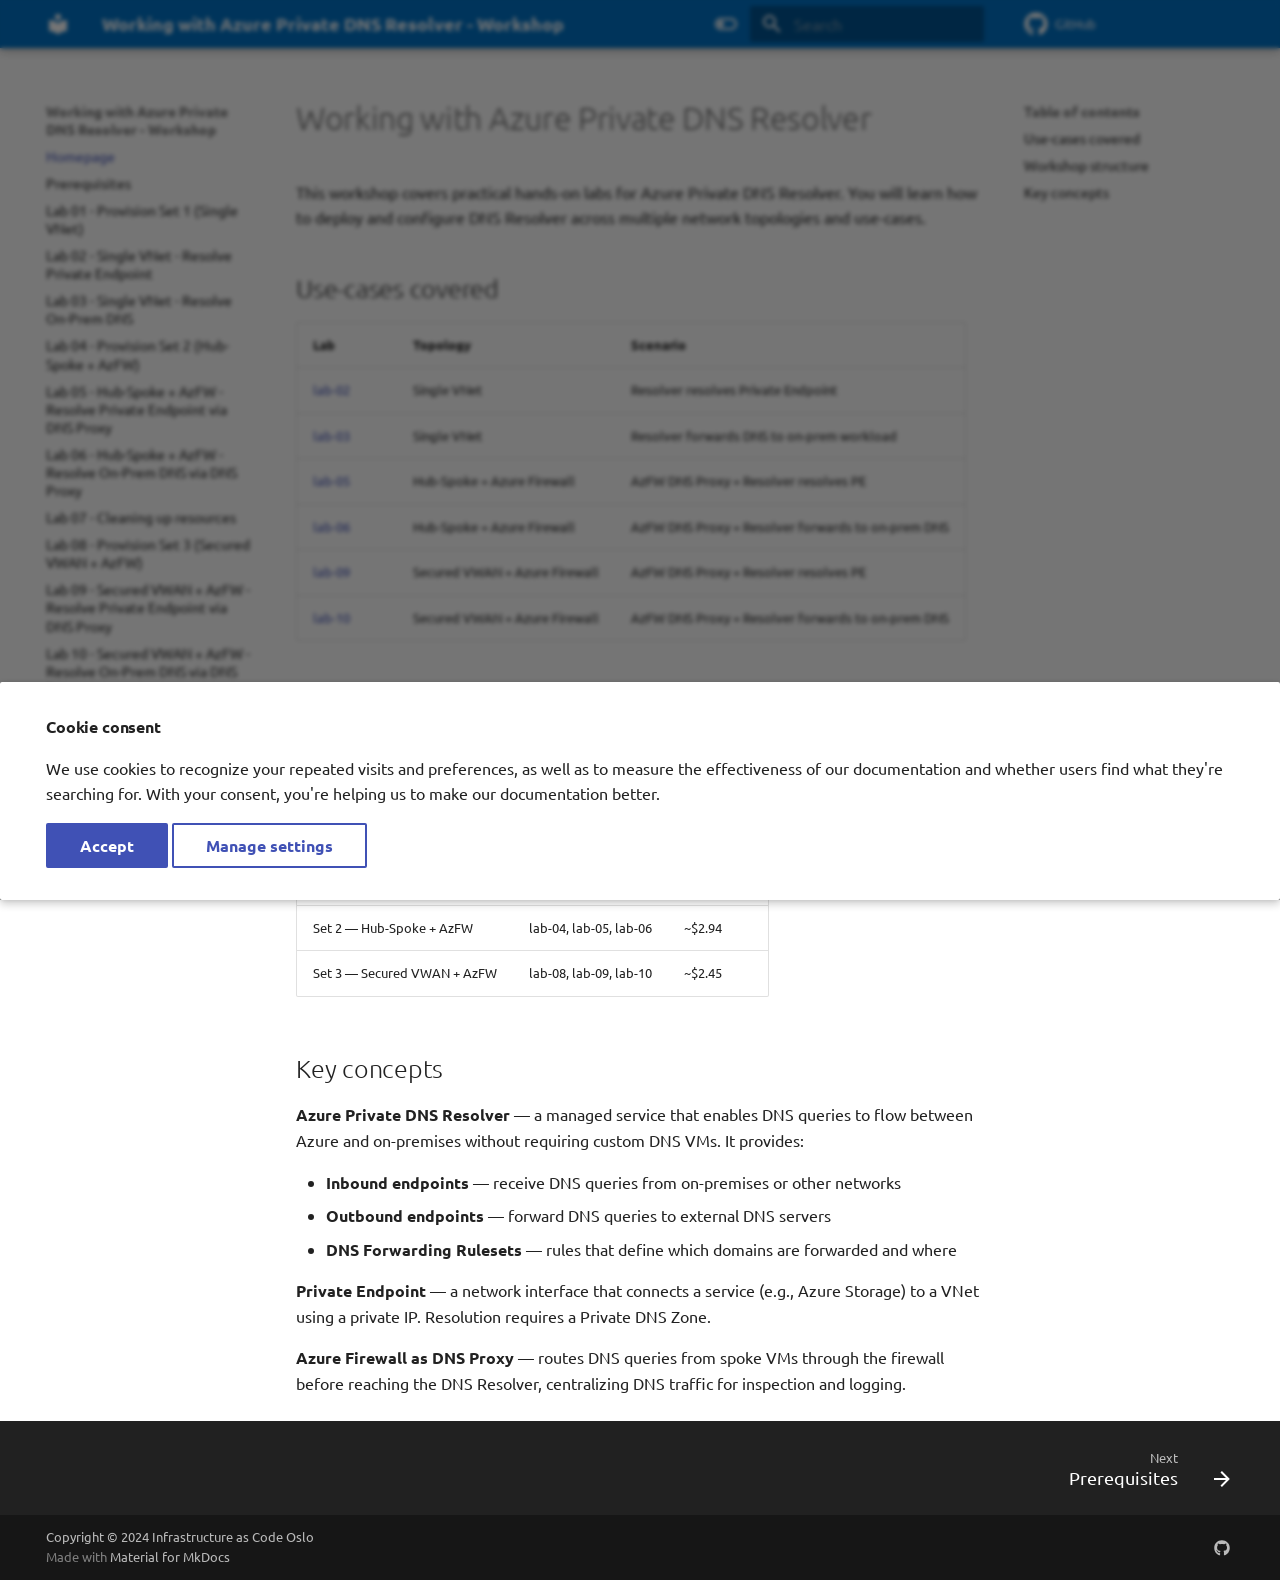
<file: index.html>
<!doctype html>
<html lang="en" class="no-js">
  <head>
    
      <meta charset="utf-8">
      <meta name="viewport" content="width=device-width,initial-scale=1">
      
        <meta name="description" content="Working with Azure Private DNS Resolver - Workshop">
      
      
        <meta name="author" content="Infrastructure as Code Oslo">
      
      
      
      
        <link rel="next" href="prerequisites/">
      
      
        
      
      
      <link rel="icon" href="assets/images/favicon.png">
      <meta name="generator" content="mkdocs-1.6.1, mkdocs-material-9.7.6">
    
    
      
        <title>Working with Azure Private DNS Resolver - Workshop</title>
      
    
    
      <link rel="stylesheet" href="assets/stylesheets/main.484c7ddc.min.css">
      
        
        <link rel="stylesheet" href="assets/stylesheets/palette.ab4e12ef.min.css">
      
      


    
    
      
    
    
      
        
        
        <link rel="preconnect" href="https://fonts.gstatic.com" crossorigin>
        <link rel="stylesheet" href="https://fonts.googleapis.com/css?family=Ubuntu:300,300i,400,400i,700,700i%7CRoboto+Mono:400,400i,700,700i&display=fallback">
        <style>:root{--md-text-font:"Ubuntu";--md-code-font:"Roboto Mono"}</style>
      
    
    
      <link rel="stylesheet" href="assets/stylesheets/extra.css">
    
    <script>__md_scope=new URL(".",location),__md_hash=e=>[...e].reduce(((e,_)=>(e<<5)-e+_.charCodeAt(0)),0),__md_get=(e,_=localStorage,t=__md_scope)=>JSON.parse(_.getItem(t.pathname+"."+e)),__md_set=(e,_,t=localStorage,a=__md_scope)=>{try{t.setItem(a.pathname+"."+e,JSON.stringify(_))}catch(e){}}</script>
    
      

    
    
  </head>
  
  
    
    
      
    
    
    
    
    <body dir="ltr" data-md-color-scheme="default" data-md-color-primary="indigo" data-md-color-accent="indigo">
  
    
    <input class="md-toggle" data-md-toggle="drawer" type="checkbox" id="__drawer" autocomplete="off">
    <input class="md-toggle" data-md-toggle="search" type="checkbox" id="__search" autocomplete="off">
    <label class="md-overlay" for="__drawer"></label>
    <div data-md-component="skip">
      
        
        <a href="#working-with-azure-private-dns-resolver" class="md-skip">
          Skip to content
        </a>
      
    </div>
    <div data-md-component="announce">
      
    </div>
    
    
      

  

<header class="md-header md-header--shadow" data-md-component="header">
  <nav class="md-header__inner md-grid" aria-label="Header">
    <a href="." title="Working with Azure Private DNS Resolver - Workshop" class="md-header__button md-logo" aria-label="Working with Azure Private DNS Resolver - Workshop" data-md-component="logo">
      
  
  <svg xmlns="http://www.w3.org/2000/svg" viewBox="0 0 24 24"><path d="M12 8a3 3 0 0 0 3-3 3 3 0 0 0-3-3 3 3 0 0 0-3 3 3 3 0 0 0 3 3m0 3.54C9.64 9.35 6.5 8 3 8v11c3.5 0 6.64 1.35 9 3.54 2.36-2.19 5.5-3.54 9-3.54V8c-3.5 0-6.64 1.35-9 3.54"/></svg>

    </a>
    <label class="md-header__button md-icon" for="__drawer">
      
      <svg xmlns="http://www.w3.org/2000/svg" viewBox="0 0 24 24"><path d="M3 6h18v2H3zm0 5h18v2H3zm0 5h18v2H3z"/></svg>
    </label>
    <div class="md-header__title" data-md-component="header-title">
      <div class="md-header__ellipsis">
        <div class="md-header__topic">
          <span class="md-ellipsis">
            Working with Azure Private DNS Resolver - Workshop
          </span>
        </div>
        <div class="md-header__topic" data-md-component="header-topic">
          <span class="md-ellipsis">
            
              Homepage
            
          </span>
        </div>
      </div>
    </div>
    
      
        <form class="md-header__option" data-md-component="palette">
  
    
    
    
    <input class="md-option" data-md-color-media="" data-md-color-scheme="default" data-md-color-primary="indigo" data-md-color-accent="indigo"  aria-label="Switch to dark mode"  type="radio" name="__palette" id="__palette_0">
    
      <label class="md-header__button md-icon" title="Switch to dark mode" for="__palette_1" hidden>
        <svg xmlns="http://www.w3.org/2000/svg" viewBox="0 0 24 24"><path d="M17 6H7c-3.31 0-6 2.69-6 6s2.69 6 6 6h10c3.31 0 6-2.69 6-6s-2.69-6-6-6m0 10H7c-2.21 0-4-1.79-4-4s1.79-4 4-4h10c2.21 0 4 1.79 4 4s-1.79 4-4 4M7 9c-1.66 0-3 1.34-3 3s1.34 3 3 3 3-1.34 3-3-1.34-3-3-3"/></svg>
      </label>
    
  
    
    
    
    <input class="md-option" data-md-color-media="" data-md-color-scheme="slate" data-md-color-primary="indigo" data-md-color-accent="teal"  aria-label="Switch to light mode"  type="radio" name="__palette" id="__palette_1">
    
      <label class="md-header__button md-icon" title="Switch to light mode" for="__palette_0" hidden>
        <svg xmlns="http://www.w3.org/2000/svg" viewBox="0 0 24 24"><path d="M17 7H7a5 5 0 0 0-5 5 5 5 0 0 0 5 5h10a5 5 0 0 0 5-5 5 5 0 0 0-5-5m0 8a3 3 0 0 1-3-3 3 3 0 0 1 3-3 3 3 0 0 1 3 3 3 3 0 0 1-3 3"/></svg>
      </label>
    
  
</form>
      
    
    
      <script>var palette=__md_get("__palette");if(palette&&palette.color){if("(prefers-color-scheme)"===palette.color.media){var media=matchMedia("(prefers-color-scheme: light)"),input=document.querySelector(media.matches?"[data-md-color-media='(prefers-color-scheme: light)']":"[data-md-color-media='(prefers-color-scheme: dark)']");palette.color.media=input.getAttribute("data-md-color-media"),palette.color.scheme=input.getAttribute("data-md-color-scheme"),palette.color.primary=input.getAttribute("data-md-color-primary"),palette.color.accent=input.getAttribute("data-md-color-accent")}for(var[key,value]of Object.entries(palette.color))document.body.setAttribute("data-md-color-"+key,value)}</script>
    
    
    
      
      
        <label class="md-header__button md-icon" for="__search">
          
          <svg xmlns="http://www.w3.org/2000/svg" viewBox="0 0 24 24"><path d="M9.5 3A6.5 6.5 0 0 1 16 9.5c0 1.61-.59 3.09-1.56 4.23l.27.27h.79l5 5-1.5 1.5-5-5v-.79l-.27-.27A6.52 6.52 0 0 1 9.5 16 6.5 6.5 0 0 1 3 9.5 6.5 6.5 0 0 1 9.5 3m0 2C7 5 5 7 5 9.5S7 14 9.5 14 14 12 14 9.5 12 5 9.5 5"/></svg>
        </label>
        <div class="md-search" data-md-component="search" role="dialog">
  <label class="md-search__overlay" for="__search"></label>
  <div class="md-search__inner" role="search">
    <form class="md-search__form" name="search">
      <input type="text" class="md-search__input" name="query" aria-label="Search" placeholder="Search" autocapitalize="off" autocorrect="off" autocomplete="off" spellcheck="false" data-md-component="search-query" required>
      <label class="md-search__icon md-icon" for="__search">
        
        <svg xmlns="http://www.w3.org/2000/svg" viewBox="0 0 24 24"><path d="M9.5 3A6.5 6.5 0 0 1 16 9.5c0 1.61-.59 3.09-1.56 4.23l.27.27h.79l5 5-1.5 1.5-5-5v-.79l-.27-.27A6.52 6.52 0 0 1 9.5 16 6.5 6.5 0 0 1 3 9.5 6.5 6.5 0 0 1 9.5 3m0 2C7 5 5 7 5 9.5S7 14 9.5 14 14 12 14 9.5 12 5 9.5 5"/></svg>
        
        <svg xmlns="http://www.w3.org/2000/svg" viewBox="0 0 24 24"><path d="M20 11v2H8l5.5 5.5-1.42 1.42L4.16 12l7.92-7.92L13.5 5.5 8 11z"/></svg>
      </label>
      <nav class="md-search__options" aria-label="Search">
        
        <button type="reset" class="md-search__icon md-icon" title="Clear" aria-label="Clear" tabindex="-1">
          
          <svg xmlns="http://www.w3.org/2000/svg" viewBox="0 0 24 24"><path d="M19 6.41 17.59 5 12 10.59 6.41 5 5 6.41 10.59 12 5 17.59 6.41 19 12 13.41 17.59 19 19 17.59 13.41 12z"/></svg>
        </button>
      </nav>
      
    </form>
    <div class="md-search__output">
      <div class="md-search__scrollwrap" tabindex="0" data-md-scrollfix>
        <div class="md-search-result" data-md-component="search-result">
          <div class="md-search-result__meta">
            Initializing search
          </div>
          <ol class="md-search-result__list" role="presentation"></ol>
        </div>
      </div>
    </div>
  </div>
</div>
      
    
    
      <div class="md-header__source">
        <a href="https://github.com/iac-oslo/dns-resolver-labs" title="Go to repository" class="md-source" data-md-component="source">
  <div class="md-source__icon md-icon">
    
    <svg xmlns="http://www.w3.org/2000/svg" viewBox="0 0 512 512"><!--! Font Awesome Free 7.1.0 by @fontawesome - https://fontawesome.com License - https://fontawesome.com/license/free (Icons: CC BY 4.0, Fonts: SIL OFL 1.1, Code: MIT License) Copyright 2025 Fonticons, Inc.--><path d="M173.9 397.4c0 2-2.3 3.6-5.2 3.6-3.3.3-5.6-1.3-5.6-3.6 0-2 2.3-3.6 5.2-3.6 3-.3 5.6 1.3 5.6 3.6m-31.1-4.5c-.7 2 1.3 4.3 4.3 4.9 2.6 1 5.6 0 6.2-2s-1.3-4.3-4.3-5.2c-2.6-.7-5.5.3-6.2 2.3m44.2-1.7c-2.9.7-4.9 2.6-4.6 4.9.3 2 2.9 3.3 5.9 2.6 2.9-.7 4.9-2.6 4.6-4.6-.3-1.9-3-3.2-5.9-2.9M252.8 8C114.1 8 8 113.3 8 252c0 110.9 69.8 205.8 169.5 239.2 12.8 2.3 17.3-5.6 17.3-12.1 0-6.2-.3-40.4-.3-61.4 0 0-70 15-84.7-29.8 0 0-11.4-29.1-27.8-36.6 0 0-22.9-15.7 1.6-15.4 0 0 24.9 2 38.6 25.8 21.9 38.6 58.6 27.5 72.9 20.9 2.3-16 8.8-27.1 16-33.7-55.9-6.2-112.3-14.3-112.3-110.5 0-27.5 7.6-41.3 23.6-58.9-2.6-6.5-11.1-33.3 2.6-67.9 20.9-6.5 69 27 69 27 20-5.6 41.5-8.5 62.8-8.5s42.8 2.9 62.8 8.5c0 0 48.1-33.6 69-27 13.7 34.7 5.2 61.4 2.6 67.9 16 17.7 25.8 31.5 25.8 58.9 0 96.5-58.9 104.2-114.8 110.5 9.2 7.9 17 22.9 17 46.4 0 33.7-.3 75.4-.3 83.6 0 6.5 4.6 14.4 17.3 12.1C436.2 457.8 504 362.9 504 252 504 113.3 391.5 8 252.8 8M105.2 352.9c-1.3 1-1 3.3.7 5.2 1.6 1.6 3.9 2.3 5.2 1 1.3-1 1-3.3-.7-5.2-1.6-1.6-3.9-2.3-5.2-1m-10.8-8.1c-.7 1.3.3 2.9 2.3 3.9 1.6 1 3.6.7 4.3-.7.7-1.3-.3-2.9-2.3-3.9-2-.6-3.6-.3-4.3.7m32.4 35.6c-1.6 1.3-1 4.3 1.3 6.2 2.3 2.3 5.2 2.6 6.5 1 1.3-1.3.7-4.3-1.3-6.2-2.2-2.3-5.2-2.6-6.5-1m-11.4-14.7c-1.6 1-1.6 3.6 0 5.9s4.3 3.3 5.6 2.3c1.6-1.3 1.6-3.9 0-6.2-1.4-2.3-4-3.3-5.6-2"/></svg>
  </div>
  <div class="md-source__repository">
    GitHub
  </div>
</a>
      </div>
    
  </nav>
  
</header>
    
    <div class="md-container" data-md-component="container">
      
      
        
          
        
      
      <main class="md-main" data-md-component="main">
        <div class="md-main__inner md-grid">
          
            
              
              <div class="md-sidebar md-sidebar--primary" data-md-component="sidebar" data-md-type="navigation" >
                <div class="md-sidebar__scrollwrap">
                  <div class="md-sidebar__inner">
                    



<nav class="md-nav md-nav--primary" aria-label="Navigation" data-md-level="0">
  <label class="md-nav__title" for="__drawer">
    <a href="." title="Working with Azure Private DNS Resolver - Workshop" class="md-nav__button md-logo" aria-label="Working with Azure Private DNS Resolver - Workshop" data-md-component="logo">
      
  
  <svg xmlns="http://www.w3.org/2000/svg" viewBox="0 0 24 24"><path d="M12 8a3 3 0 0 0 3-3 3 3 0 0 0-3-3 3 3 0 0 0-3 3 3 3 0 0 0 3 3m0 3.54C9.64 9.35 6.5 8 3 8v11c3.5 0 6.64 1.35 9 3.54 2.36-2.19 5.5-3.54 9-3.54V8c-3.5 0-6.64 1.35-9 3.54"/></svg>

    </a>
    Working with Azure Private DNS Resolver - Workshop
  </label>
  
    <div class="md-nav__source">
      <a href="https://github.com/iac-oslo/dns-resolver-labs" title="Go to repository" class="md-source" data-md-component="source">
  <div class="md-source__icon md-icon">
    
    <svg xmlns="http://www.w3.org/2000/svg" viewBox="0 0 512 512"><!--! Font Awesome Free 7.1.0 by @fontawesome - https://fontawesome.com License - https://fontawesome.com/license/free (Icons: CC BY 4.0, Fonts: SIL OFL 1.1, Code: MIT License) Copyright 2025 Fonticons, Inc.--><path d="M173.9 397.4c0 2-2.3 3.6-5.2 3.6-3.3.3-5.6-1.3-5.6-3.6 0-2 2.3-3.6 5.2-3.6 3-.3 5.6 1.3 5.6 3.6m-31.1-4.5c-.7 2 1.3 4.3 4.3 4.9 2.6 1 5.6 0 6.2-2s-1.3-4.3-4.3-5.2c-2.6-.7-5.5.3-6.2 2.3m44.2-1.7c-2.9.7-4.9 2.6-4.6 4.9.3 2 2.9 3.3 5.9 2.6 2.9-.7 4.9-2.6 4.6-4.6-.3-1.9-3-3.2-5.9-2.9M252.8 8C114.1 8 8 113.3 8 252c0 110.9 69.8 205.8 169.5 239.2 12.8 2.3 17.3-5.6 17.3-12.1 0-6.2-.3-40.4-.3-61.4 0 0-70 15-84.7-29.8 0 0-11.4-29.1-27.8-36.6 0 0-22.9-15.7 1.6-15.4 0 0 24.9 2 38.6 25.8 21.9 38.6 58.6 27.5 72.9 20.9 2.3-16 8.8-27.1 16-33.7-55.9-6.2-112.3-14.3-112.3-110.5 0-27.5 7.6-41.3 23.6-58.9-2.6-6.5-11.1-33.3 2.6-67.9 20.9-6.5 69 27 69 27 20-5.6 41.5-8.5 62.8-8.5s42.8 2.9 62.8 8.5c0 0 48.1-33.6 69-27 13.7 34.7 5.2 61.4 2.6 67.9 16 17.7 25.8 31.5 25.8 58.9 0 96.5-58.9 104.2-114.8 110.5 9.2 7.9 17 22.9 17 46.4 0 33.7-.3 75.4-.3 83.6 0 6.5 4.6 14.4 17.3 12.1C436.2 457.8 504 362.9 504 252 504 113.3 391.5 8 252.8 8M105.2 352.9c-1.3 1-1 3.3.7 5.2 1.6 1.6 3.9 2.3 5.2 1 1.3-1 1-3.3-.7-5.2-1.6-1.6-3.9-2.3-5.2-1m-10.8-8.1c-.7 1.3.3 2.9 2.3 3.9 1.6 1 3.6.7 4.3-.7.7-1.3-.3-2.9-2.3-3.9-2-.6-3.6-.3-4.3.7m32.4 35.6c-1.6 1.3-1 4.3 1.3 6.2 2.3 2.3 5.2 2.6 6.5 1 1.3-1.3.7-4.3-1.3-6.2-2.2-2.3-5.2-2.6-6.5-1m-11.4-14.7c-1.6 1-1.6 3.6 0 5.9s4.3 3.3 5.6 2.3c1.6-1.3 1.6-3.9 0-6.2-1.4-2.3-4-3.3-5.6-2"/></svg>
  </div>
  <div class="md-source__repository">
    GitHub
  </div>
</a>
    </div>
  
  <ul class="md-nav__list" data-md-scrollfix>
    
      
      
  
  
    
  
  
  
    <li class="md-nav__item md-nav__item--active">
      
      <input class="md-nav__toggle md-toggle" type="checkbox" id="__toc">
      
      
        
      
      
        <label class="md-nav__link md-nav__link--active" for="__toc">
          
  
  
  <span class="md-ellipsis">
    
  
    Homepage
  

    
  </span>
  
  

          <span class="md-nav__icon md-icon"></span>
        </label>
      
      <a href="." class="md-nav__link md-nav__link--active">
        
  
  
  <span class="md-ellipsis">
    
  
    Homepage
  

    
  </span>
  
  

      </a>
      
        

<nav class="md-nav md-nav--secondary" aria-label="Table of contents">
  
  
  
    
  
  
    <label class="md-nav__title" for="__toc">
      <span class="md-nav__icon md-icon"></span>
      Table of contents
    </label>
    <ul class="md-nav__list" data-md-component="toc" data-md-scrollfix>
      
        <li class="md-nav__item">
  <a href="#use-cases-covered" class="md-nav__link">
    <span class="md-ellipsis">
      
        Use-cases covered
      
    </span>
  </a>
  
</li>
      
        <li class="md-nav__item">
  <a href="#workshop-structure" class="md-nav__link">
    <span class="md-ellipsis">
      
        Workshop structure
      
    </span>
  </a>
  
</li>
      
        <li class="md-nav__item">
  <a href="#key-concepts" class="md-nav__link">
    <span class="md-ellipsis">
      
        Key concepts
      
    </span>
  </a>
  
</li>
      
    </ul>
  
</nav>
      
    </li>
  

    
      
      
  
  
  
  
    <li class="md-nav__item">
      <a href="prerequisites/" class="md-nav__link">
        
  
  
  <span class="md-ellipsis">
    
  
    Prerequisites
  

    
  </span>
  
  

      </a>
    </li>
  

    
      
      
  
  
  
  
    <li class="md-nav__item">
      <a href="labs/lab-01/" class="md-nav__link">
        
  
  
  <span class="md-ellipsis">
    
  
    Lab 01 - Provision Set 1 (Single VNet)
  

    
  </span>
  
  

      </a>
    </li>
  

    
      
      
  
  
  
  
    <li class="md-nav__item">
      <a href="labs/lab-02/" class="md-nav__link">
        
  
  
  <span class="md-ellipsis">
    
  
    Lab 02 - Single VNet - Resolve Private Endpoint
  

    
  </span>
  
  

      </a>
    </li>
  

    
      
      
  
  
  
  
    <li class="md-nav__item">
      <a href="labs/lab-03/" class="md-nav__link">
        
  
  
  <span class="md-ellipsis">
    
  
    Lab 03 - Single VNet - Resolve On-Prem DNS
  

    
  </span>
  
  

      </a>
    </li>
  

    
      
      
  
  
  
  
    <li class="md-nav__item">
      <a href="labs/lab-04/" class="md-nav__link">
        
  
  
  <span class="md-ellipsis">
    
  
    Lab 04 - Provision Set 2 (Hub-Spoke + AzFW)
  

    
  </span>
  
  

      </a>
    </li>
  

    
      
      
  
  
  
  
    <li class="md-nav__item">
      <a href="labs/lab-05/" class="md-nav__link">
        
  
  
  <span class="md-ellipsis">
    
  
    Lab 05 - Hub-Spoke + AzFW - Resolve Private Endpoint via DNS Proxy
  

    
  </span>
  
  

      </a>
    </li>
  

    
      
      
  
  
  
  
    <li class="md-nav__item">
      <a href="labs/lab-06/" class="md-nav__link">
        
  
  
  <span class="md-ellipsis">
    
  
    Lab 06 - Hub-Spoke + AzFW - Resolve On-Prem DNS via DNS Proxy
  

    
  </span>
  
  

      </a>
    </li>
  

    
      
      
  
  
  
  
    <li class="md-nav__item">
      <a href="labs/lab-07/" class="md-nav__link">
        
  
  
  <span class="md-ellipsis">
    
  
    Lab 07 - Cleaning up resources
  

    
  </span>
  
  

      </a>
    </li>
  

    
      
      
  
  
  
  
    <li class="md-nav__item">
      <a href="labs/lab-08/" class="md-nav__link">
        
  
  
  <span class="md-ellipsis">
    
  
    Lab 08 - Provision Set 3 (Secured VWAN + AzFW)
  

    
  </span>
  
  

      </a>
    </li>
  

    
      
      
  
  
  
  
    <li class="md-nav__item">
      <a href="labs/lab-09/" class="md-nav__link">
        
  
  
  <span class="md-ellipsis">
    
  
    Lab 09 - Secured VWAN + AzFW - Resolve Private Endpoint via DNS Proxy
  

    
  </span>
  
  

      </a>
    </li>
  

    
      
      
  
  
  
  
    <li class="md-nav__item">
      <a href="labs/lab-10/" class="md-nav__link">
        
  
  
  <span class="md-ellipsis">
    
  
    Lab 10 - Secured VWAN + AzFW - Resolve On-Prem DNS via DNS Proxy
  

    
  </span>
  
  

      </a>
    </li>
  

    
  </ul>
</nav>
                  </div>
                </div>
              </div>
            
            
              
              <div class="md-sidebar md-sidebar--secondary" data-md-component="sidebar" data-md-type="toc" >
                <div class="md-sidebar__scrollwrap">
                  <div class="md-sidebar__inner">
                    

<nav class="md-nav md-nav--secondary" aria-label="Table of contents">
  
  
  
    
  
  
    <label class="md-nav__title" for="__toc">
      <span class="md-nav__icon md-icon"></span>
      Table of contents
    </label>
    <ul class="md-nav__list" data-md-component="toc" data-md-scrollfix>
      
        <li class="md-nav__item">
  <a href="#use-cases-covered" class="md-nav__link">
    <span class="md-ellipsis">
      
        Use-cases covered
      
    </span>
  </a>
  
</li>
      
        <li class="md-nav__item">
  <a href="#workshop-structure" class="md-nav__link">
    <span class="md-ellipsis">
      
        Workshop structure
      
    </span>
  </a>
  
</li>
      
        <li class="md-nav__item">
  <a href="#key-concepts" class="md-nav__link">
    <span class="md-ellipsis">
      
        Key concepts
      
    </span>
  </a>
  
</li>
      
    </ul>
  
</nav>
                  </div>
                </div>
              </div>
            
          
          
            <div class="md-content" data-md-component="content">
              
              <article class="md-content__inner md-typeset">
                
                  


  
  


<h1 id="working-with-azure-private-dns-resolver">Working with Azure Private DNS Resolver<a class="headerlink" href="#working-with-azure-private-dns-resolver" title="Permanent link">&para;</a></h1>
<p>This workshop covers practical hands-on labs for Azure Private DNS Resolver. You will learn how to deploy and configure DNS Resolver across multiple network topologies and use-cases.</p>
<h2 id="use-cases-covered">Use-cases covered<a class="headerlink" href="#use-cases-covered" title="Permanent link">&para;</a></h2>
<table>
<thead>
<tr>
<th>Lab</th>
<th>Topology</th>
<th>Scenario</th>
</tr>
</thead>
<tbody>
<tr>
<td><a href="labs/lab-02/">lab-02</a></td>
<td>Single VNet</td>
<td>Resolver resolves Private Endpoint</td>
</tr>
<tr>
<td><a href="labs/lab-03/">lab-03</a></td>
<td>Single VNet</td>
<td>Resolver forwards DNS to on-prem workload</td>
</tr>
<tr>
<td><a href="labs/lab-05/">lab-05</a></td>
<td>Hub-Spoke + Azure Firewall</td>
<td>AzFW DNS Proxy + Resolver resolves PE</td>
</tr>
<tr>
<td><a href="labs/lab-06/">lab-06</a></td>
<td>Hub-Spoke + Azure Firewall</td>
<td>AzFW DNS Proxy + Resolver forwards to on-prem DNS</td>
</tr>
<tr>
<td><a href="labs/lab-09/">lab-09</a></td>
<td>Secured VWAN + Azure Firewall</td>
<td>AzFW DNS Proxy + Resolver resolves PE</td>
</tr>
<tr>
<td><a href="labs/lab-10/">lab-10</a></td>
<td>Secured VWAN + Azure Firewall</td>
<td>AzFW DNS Proxy + Resolver forwards to on-prem DNS</td>
</tr>
</tbody>
</table>
<h2 id="workshop-structure">Workshop structure<a class="headerlink" href="#workshop-structure" title="Permanent link">&para;</a></h2>
<p>Labs are organized into three infrastructure sets. Deploy each set before running the corresponding labs, then clean up to save costs.</p>
<table>
<thead>
<tr>
<th>IaC Set</th>
<th>Labs</th>
<th>Cost (3h)</th>
</tr>
</thead>
<tbody>
<tr>
<td>Set 1 — Single VNet</td>
<td>lab-01, lab-02, lab-03</td>
<td>~$1.88</td>
</tr>
<tr>
<td>Set 2 — Hub-Spoke + AzFW</td>
<td>lab-04, lab-05, lab-06</td>
<td>~$2.94</td>
</tr>
<tr>
<td>Set 3 — Secured VWAN + AzFW</td>
<td>lab-08, lab-09, lab-10</td>
<td>~$2.45</td>
</tr>
</tbody>
</table>
<h2 id="key-concepts">Key concepts<a class="headerlink" href="#key-concepts" title="Permanent link">&para;</a></h2>
<p><strong>Azure Private DNS Resolver</strong> — a managed service that enables DNS queries to flow between Azure and on-premises without requiring custom DNS VMs. It provides:</p>
<ul>
<li><strong>Inbound endpoints</strong> — receive DNS queries from on-premises or other networks</li>
<li><strong>Outbound endpoints</strong> — forward DNS queries to external DNS servers</li>
<li><strong>DNS Forwarding Rulesets</strong> — rules that define which domains are forwarded and where</li>
</ul>
<p><strong>Private Endpoint</strong> — a network interface that connects a service (e.g., Azure Storage) to a VNet using a private IP. Resolution requires a Private DNS Zone.</p>
<p><strong>Azure Firewall as DNS Proxy</strong> — routes DNS queries from spoke VMs through the firewall before reaching the DNS Resolver, centralizing DNS traffic for inspection and logging.</p>












                
              </article>
            </div>
          
          
  <script>var tabs=__md_get("__tabs");if(Array.isArray(tabs))e:for(var set of document.querySelectorAll(".tabbed-set")){var labels=set.querySelector(".tabbed-labels");for(var tab of tabs)for(var label of labels.getElementsByTagName("label"))if(label.innerText.trim()===tab){var input=document.getElementById(label.htmlFor);input.checked=!0;continue e}}</script>

<script>var target=document.getElementById(location.hash.slice(1));target&&target.name&&(target.checked=target.name.startsWith("__tabbed_"))</script>
        </div>
        
          <button type="button" class="md-top md-icon" data-md-component="top" hidden>
  
  <svg xmlns="http://www.w3.org/2000/svg" viewBox="0 0 24 24"><path d="M13 20h-2V8l-5.5 5.5-1.42-1.42L12 4.16l7.92 7.92-1.42 1.42L13 8z"/></svg>
  Back to top
</button>
        
      </main>
      
        <footer class="md-footer">
  
    
      
      <nav class="md-footer__inner md-grid" aria-label="Footer" >
        
        
          
          <a href="prerequisites/" class="md-footer__link md-footer__link--next" aria-label="Next: Prerequisites">
            <div class="md-footer__title">
              <span class="md-footer__direction">
                Next
              </span>
              <div class="md-ellipsis">
                Prerequisites
              </div>
            </div>
            <div class="md-footer__button md-icon">
              
              <svg xmlns="http://www.w3.org/2000/svg" viewBox="0 0 24 24"><path d="M4 11v2h12l-5.5 5.5 1.42 1.42L19.84 12l-7.92-7.92L10.5 5.5 16 11z"/></svg>
            </div>
          </a>
        
      </nav>
    
  
  <div class="md-footer-meta md-typeset">
    <div class="md-footer-meta__inner md-grid">
      <div class="md-copyright">
  
    <div class="md-copyright__highlight">
      Copyright &copy; 2024 Infrastructure as Code Oslo
    </div>
  
  
    Made with
    <a href="https://squidfunk.github.io/mkdocs-material/" target="_blank" rel="noopener">
      Material for MkDocs
    </a>
  
</div>
      
        
<div class="md-social">
  
    
    
    
    
      
      
    
    <a href="https://github.com/iac-oslo/dns-resolver-labs" target="_blank" rel="noopener" title="github.com" class="md-social__link">
      <svg xmlns="http://www.w3.org/2000/svg" viewBox="0 0 512 512"><!--! Font Awesome Free 7.1.0 by @fontawesome - https://fontawesome.com License - https://fontawesome.com/license/free (Icons: CC BY 4.0, Fonts: SIL OFL 1.1, Code: MIT License) Copyright 2025 Fonticons, Inc.--><path d="M173.9 397.4c0 2-2.3 3.6-5.2 3.6-3.3.3-5.6-1.3-5.6-3.6 0-2 2.3-3.6 5.2-3.6 3-.3 5.6 1.3 5.6 3.6m-31.1-4.5c-.7 2 1.3 4.3 4.3 4.9 2.6 1 5.6 0 6.2-2s-1.3-4.3-4.3-5.2c-2.6-.7-5.5.3-6.2 2.3m44.2-1.7c-2.9.7-4.9 2.6-4.6 4.9.3 2 2.9 3.3 5.9 2.6 2.9-.7 4.9-2.6 4.6-4.6-.3-1.9-3-3.2-5.9-2.9M252.8 8C114.1 8 8 113.3 8 252c0 110.9 69.8 205.8 169.5 239.2 12.8 2.3 17.3-5.6 17.3-12.1 0-6.2-.3-40.4-.3-61.4 0 0-70 15-84.7-29.8 0 0-11.4-29.1-27.8-36.6 0 0-22.9-15.7 1.6-15.4 0 0 24.9 2 38.6 25.8 21.9 38.6 58.6 27.5 72.9 20.9 2.3-16 8.8-27.1 16-33.7-55.9-6.2-112.3-14.3-112.3-110.5 0-27.5 7.6-41.3 23.6-58.9-2.6-6.5-11.1-33.3 2.6-67.9 20.9-6.5 69 27 69 27 20-5.6 41.5-8.5 62.8-8.5s42.8 2.9 62.8 8.5c0 0 48.1-33.6 69-27 13.7 34.7 5.2 61.4 2.6 67.9 16 17.7 25.8 31.5 25.8 58.9 0 96.5-58.9 104.2-114.8 110.5 9.2 7.9 17 22.9 17 46.4 0 33.7-.3 75.4-.3 83.6 0 6.5 4.6 14.4 17.3 12.1C436.2 457.8 504 362.9 504 252 504 113.3 391.5 8 252.8 8M105.2 352.9c-1.3 1-1 3.3.7 5.2 1.6 1.6 3.9 2.3 5.2 1 1.3-1 1-3.3-.7-5.2-1.6-1.6-3.9-2.3-5.2-1m-10.8-8.1c-.7 1.3.3 2.9 2.3 3.9 1.6 1 3.6.7 4.3-.7.7-1.3-.3-2.9-2.3-3.9-2-.6-3.6-.3-4.3.7m32.4 35.6c-1.6 1.3-1 4.3 1.3 6.2 2.3 2.3 5.2 2.6 6.5 1 1.3-1.3.7-4.3-1.3-6.2-2.2-2.3-5.2-2.6-6.5-1m-11.4-14.7c-1.6 1-1.6 3.6 0 5.9s4.3 3.3 5.6 2.3c1.6-1.3 1.6-3.9 0-6.2-1.4-2.3-4-3.3-5.6-2"/></svg>
    </a>
  
</div>
      
    </div>
  </div>
</footer>
      
    </div>
    <div class="md-dialog" data-md-component="dialog">
      <div class="md-dialog__inner md-typeset"></div>
    </div>
    
    
      <div class="md-consent" data-md-component="consent" id="__consent" hidden>
        <div class="md-consent__overlay"></div>
        <aside class="md-consent__inner">
          <form class="md-consent__form md-grid md-typeset" name="consent">
            


  


<h4>Cookie consent</h4>
<p>We use cookies to recognize your repeated visits and preferences, as well as to measure the effectiveness of our documentation and whether users find what they're searching for. With your consent, you're helping us to make our documentation better.</p>
<input class="md-toggle" type="checkbox" id="__settings" >
<div class="md-consent__settings">
  <ul class="task-list">
    
    
      
    
    
      
        
  
  
    
    
  
  <li class="task-list-item">
    <label class="task-list-control">
      <input type="checkbox" name="github" checked>
      <span class="task-list-indicator"></span>
      GitHub
    </label>
  </li>

      
    
    
  </ul>
</div>
<div class="md-consent__controls">
  
    
      <button class="md-button md-button--primary">Accept</button>
    
    
    
  
    
    
    
      <label class="md-button" for="__settings">Manage settings</label>
    
  
</div>
          </form>
        </aside>
      </div>
      <script>var consent=__md_get("__consent");if(consent)for(var input of document.forms.consent.elements)input.name&&(input.checked=consent[input.name]||!1);else"file:"!==location.protocol&&setTimeout((function(){document.querySelector("[data-md-component=consent]").hidden=!1}),250);var form=document.forms.consent;for(var action of["submit","reset"])form.addEventListener(action,(function(e){if(e.preventDefault(),"reset"===e.type)for(var n of document.forms.consent.elements)n.name&&(n.checked=!1);__md_set("__consent",Object.fromEntries(Array.from(new FormData(form).keys()).map((function(e){return[e,!0]})))),location.hash="",location.reload()}))</script>
    
    
      
      
      <script id="__config" type="application/json">{"annotate": null, "base": ".", "features": ["header.autohide", "navigation.instant", "navigation.indexes", "navigation.top", "navigation.footer", "content.code.copy", "content.code.annotate", "content.tabs.link"], "search": "assets/javascripts/workers/search.2c215733.min.js", "tags": null, "translations": {"clipboard.copied": "Copied to clipboard", "clipboard.copy": "Copy to clipboard", "search.result.more.one": "1 more on this page", "search.result.more.other": "# more on this page", "search.result.none": "No matching documents", "search.result.one": "1 matching document", "search.result.other": "# matching documents", "search.result.placeholder": "Type to start searching", "search.result.term.missing": "Missing", "select.version": "Select version"}, "version": null}</script>
    
    
      <script src="assets/javascripts/bundle.79ae519e.min.js"></script>
      
    
  </body>
</html>
</file>
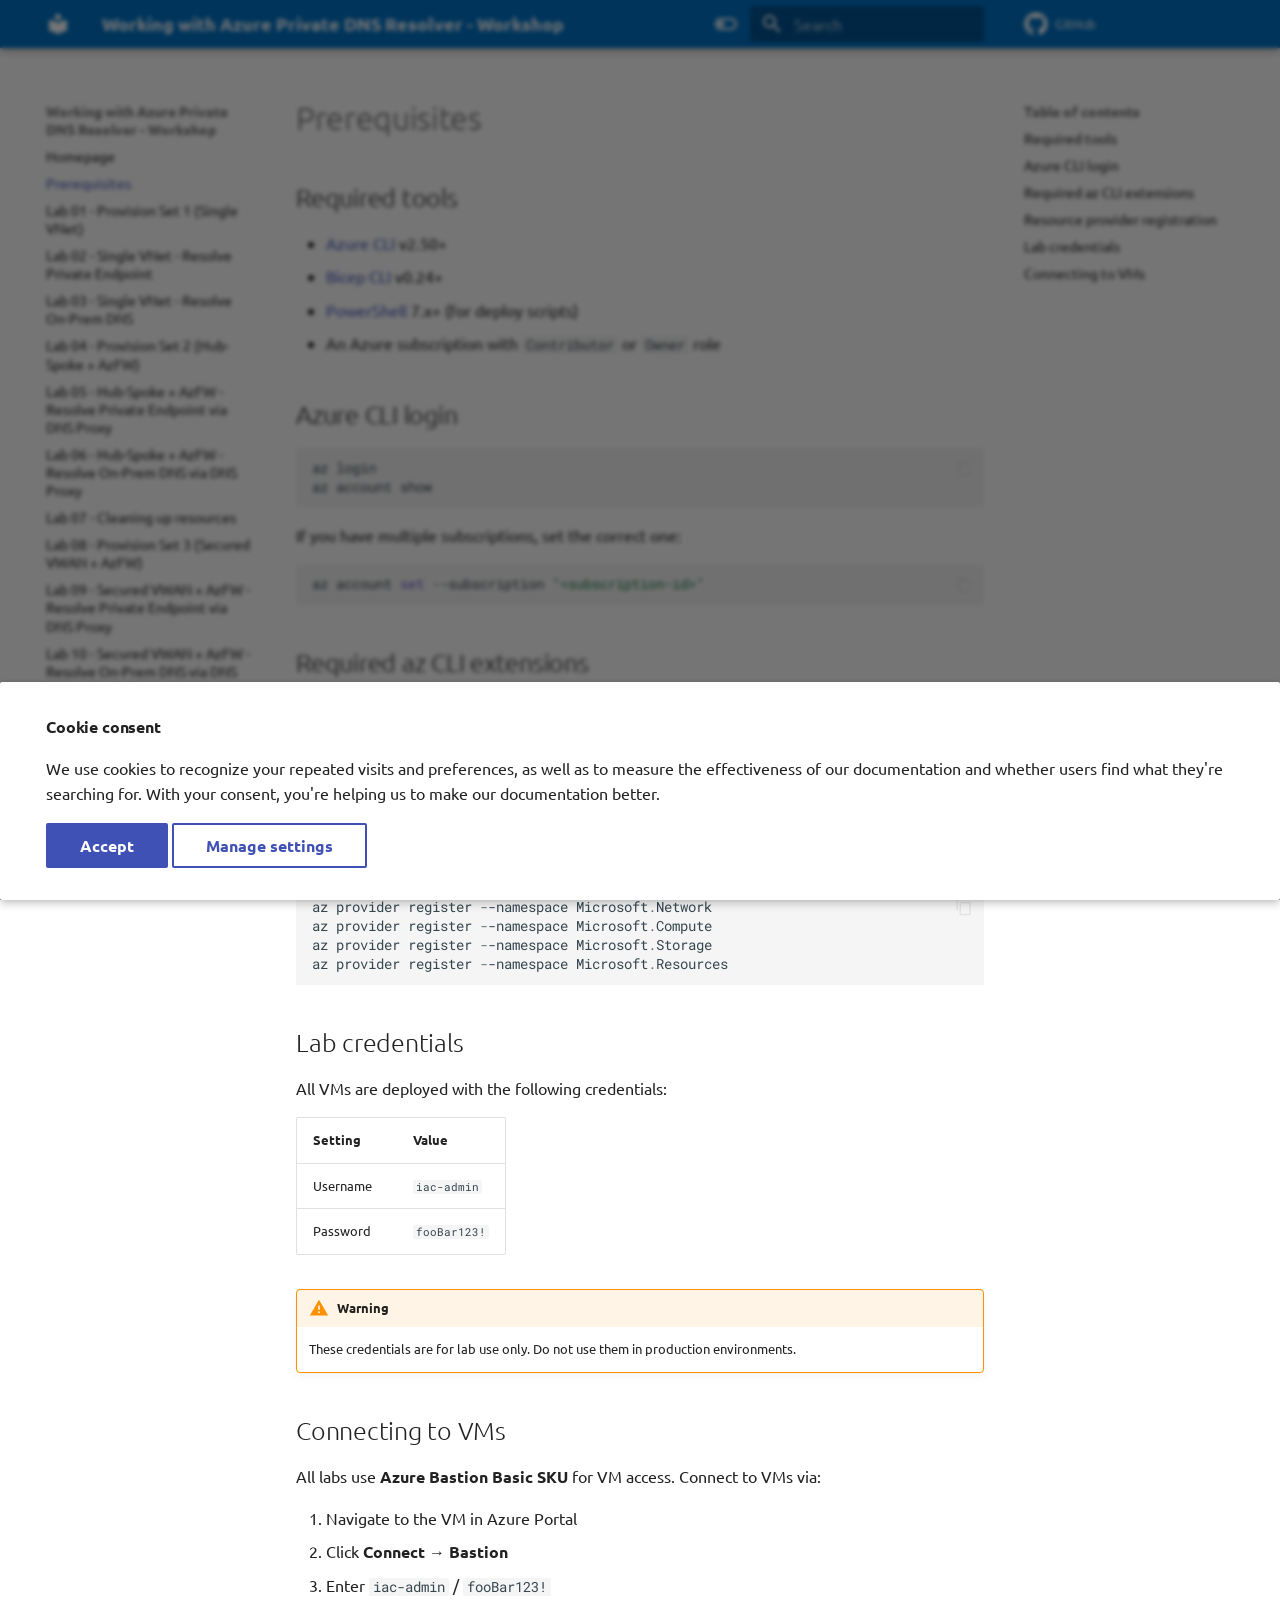
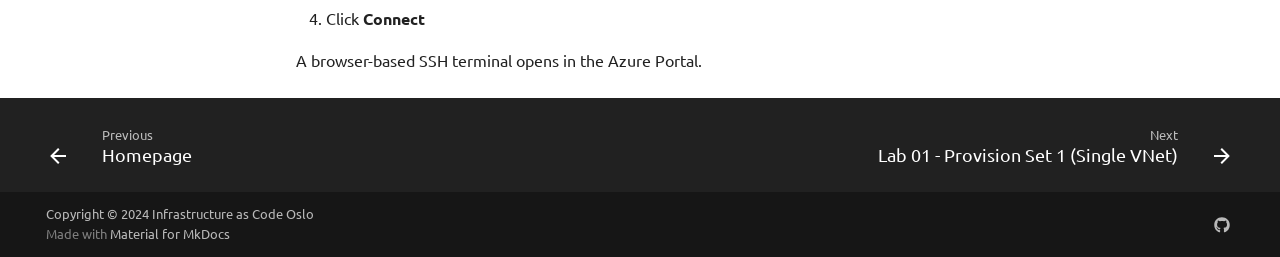
<file: prerequisites/index.html>
<!doctype html>
<html lang="en" class="no-js">
  <head>
    
      <meta charset="utf-8">
      <meta name="viewport" content="width=device-width,initial-scale=1">
      
        <meta name="description" content="Working with Azure Private DNS Resolver - Workshop">
      
      
        <meta name="author" content="Infrastructure as Code Oslo">
      
      
      
        <link rel="prev" href="..">
      
      
        <link rel="next" href="../labs/lab-01/">
      
      
        
      
      
      <link rel="icon" href="../assets/images/favicon.png">
      <meta name="generator" content="mkdocs-1.6.1, mkdocs-material-9.7.6">
    
    
      
        <title>Prerequisites - Working with Azure Private DNS Resolver - Workshop</title>
      
    
    
      <link rel="stylesheet" href="../assets/stylesheets/main.484c7ddc.min.css">
      
        
        <link rel="stylesheet" href="../assets/stylesheets/palette.ab4e12ef.min.css">
      
      


    
    
      
    
    
      
        
        
        <link rel="preconnect" href="https://fonts.gstatic.com" crossorigin>
        <link rel="stylesheet" href="https://fonts.googleapis.com/css?family=Ubuntu:300,300i,400,400i,700,700i%7CRoboto+Mono:400,400i,700,700i&display=fallback">
        <style>:root{--md-text-font:"Ubuntu";--md-code-font:"Roboto Mono"}</style>
      
    
    
      <link rel="stylesheet" href="../assets/stylesheets/extra.css">
    
    <script>__md_scope=new URL("..",location),__md_hash=e=>[...e].reduce(((e,_)=>(e<<5)-e+_.charCodeAt(0)),0),__md_get=(e,_=localStorage,t=__md_scope)=>JSON.parse(_.getItem(t.pathname+"."+e)),__md_set=(e,_,t=localStorage,a=__md_scope)=>{try{t.setItem(a.pathname+"."+e,JSON.stringify(_))}catch(e){}}</script>
    
      

    
    
  </head>
  
  
    
    
      
    
    
    
    
    <body dir="ltr" data-md-color-scheme="default" data-md-color-primary="indigo" data-md-color-accent="indigo">
  
    
    <input class="md-toggle" data-md-toggle="drawer" type="checkbox" id="__drawer" autocomplete="off">
    <input class="md-toggle" data-md-toggle="search" type="checkbox" id="__search" autocomplete="off">
    <label class="md-overlay" for="__drawer"></label>
    <div data-md-component="skip">
      
        
        <a href="#prerequisites" class="md-skip">
          Skip to content
        </a>
      
    </div>
    <div data-md-component="announce">
      
    </div>
    
    
      

  

<header class="md-header md-header--shadow" data-md-component="header">
  <nav class="md-header__inner md-grid" aria-label="Header">
    <a href=".." title="Working with Azure Private DNS Resolver - Workshop" class="md-header__button md-logo" aria-label="Working with Azure Private DNS Resolver - Workshop" data-md-component="logo">
      
  
  <svg xmlns="http://www.w3.org/2000/svg" viewBox="0 0 24 24"><path d="M12 8a3 3 0 0 0 3-3 3 3 0 0 0-3-3 3 3 0 0 0-3 3 3 3 0 0 0 3 3m0 3.54C9.64 9.35 6.5 8 3 8v11c3.5 0 6.64 1.35 9 3.54 2.36-2.19 5.5-3.54 9-3.54V8c-3.5 0-6.64 1.35-9 3.54"/></svg>

    </a>
    <label class="md-header__button md-icon" for="__drawer">
      
      <svg xmlns="http://www.w3.org/2000/svg" viewBox="0 0 24 24"><path d="M3 6h18v2H3zm0 5h18v2H3zm0 5h18v2H3z"/></svg>
    </label>
    <div class="md-header__title" data-md-component="header-title">
      <div class="md-header__ellipsis">
        <div class="md-header__topic">
          <span class="md-ellipsis">
            Working with Azure Private DNS Resolver - Workshop
          </span>
        </div>
        <div class="md-header__topic" data-md-component="header-topic">
          <span class="md-ellipsis">
            
              Prerequisites
            
          </span>
        </div>
      </div>
    </div>
    
      
        <form class="md-header__option" data-md-component="palette">
  
    
    
    
    <input class="md-option" data-md-color-media="" data-md-color-scheme="default" data-md-color-primary="indigo" data-md-color-accent="indigo"  aria-label="Switch to dark mode"  type="radio" name="__palette" id="__palette_0">
    
      <label class="md-header__button md-icon" title="Switch to dark mode" for="__palette_1" hidden>
        <svg xmlns="http://www.w3.org/2000/svg" viewBox="0 0 24 24"><path d="M17 6H7c-3.31 0-6 2.69-6 6s2.69 6 6 6h10c3.31 0 6-2.69 6-6s-2.69-6-6-6m0 10H7c-2.21 0-4-1.79-4-4s1.79-4 4-4h10c2.21 0 4 1.79 4 4s-1.79 4-4 4M7 9c-1.66 0-3 1.34-3 3s1.34 3 3 3 3-1.34 3-3-1.34-3-3-3"/></svg>
      </label>
    
  
    
    
    
    <input class="md-option" data-md-color-media="" data-md-color-scheme="slate" data-md-color-primary="indigo" data-md-color-accent="teal"  aria-label="Switch to light mode"  type="radio" name="__palette" id="__palette_1">
    
      <label class="md-header__button md-icon" title="Switch to light mode" for="__palette_0" hidden>
        <svg xmlns="http://www.w3.org/2000/svg" viewBox="0 0 24 24"><path d="M17 7H7a5 5 0 0 0-5 5 5 5 0 0 0 5 5h10a5 5 0 0 0 5-5 5 5 0 0 0-5-5m0 8a3 3 0 0 1-3-3 3 3 0 0 1 3-3 3 3 0 0 1 3 3 3 3 0 0 1-3 3"/></svg>
      </label>
    
  
</form>
      
    
    
      <script>var palette=__md_get("__palette");if(palette&&palette.color){if("(prefers-color-scheme)"===palette.color.media){var media=matchMedia("(prefers-color-scheme: light)"),input=document.querySelector(media.matches?"[data-md-color-media='(prefers-color-scheme: light)']":"[data-md-color-media='(prefers-color-scheme: dark)']");palette.color.media=input.getAttribute("data-md-color-media"),palette.color.scheme=input.getAttribute("data-md-color-scheme"),palette.color.primary=input.getAttribute("data-md-color-primary"),palette.color.accent=input.getAttribute("data-md-color-accent")}for(var[key,value]of Object.entries(palette.color))document.body.setAttribute("data-md-color-"+key,value)}</script>
    
    
    
      
      
        <label class="md-header__button md-icon" for="__search">
          
          <svg xmlns="http://www.w3.org/2000/svg" viewBox="0 0 24 24"><path d="M9.5 3A6.5 6.5 0 0 1 16 9.5c0 1.61-.59 3.09-1.56 4.23l.27.27h.79l5 5-1.5 1.5-5-5v-.79l-.27-.27A6.52 6.52 0 0 1 9.5 16 6.5 6.5 0 0 1 3 9.5 6.5 6.5 0 0 1 9.5 3m0 2C7 5 5 7 5 9.5S7 14 9.5 14 14 12 14 9.5 12 5 9.5 5"/></svg>
        </label>
        <div class="md-search" data-md-component="search" role="dialog">
  <label class="md-search__overlay" for="__search"></label>
  <div class="md-search__inner" role="search">
    <form class="md-search__form" name="search">
      <input type="text" class="md-search__input" name="query" aria-label="Search" placeholder="Search" autocapitalize="off" autocorrect="off" autocomplete="off" spellcheck="false" data-md-component="search-query" required>
      <label class="md-search__icon md-icon" for="__search">
        
        <svg xmlns="http://www.w3.org/2000/svg" viewBox="0 0 24 24"><path d="M9.5 3A6.5 6.5 0 0 1 16 9.5c0 1.61-.59 3.09-1.56 4.23l.27.27h.79l5 5-1.5 1.5-5-5v-.79l-.27-.27A6.52 6.52 0 0 1 9.5 16 6.5 6.5 0 0 1 3 9.5 6.5 6.5 0 0 1 9.5 3m0 2C7 5 5 7 5 9.5S7 14 9.5 14 14 12 14 9.5 12 5 9.5 5"/></svg>
        
        <svg xmlns="http://www.w3.org/2000/svg" viewBox="0 0 24 24"><path d="M20 11v2H8l5.5 5.5-1.42 1.42L4.16 12l7.92-7.92L13.5 5.5 8 11z"/></svg>
      </label>
      <nav class="md-search__options" aria-label="Search">
        
        <button type="reset" class="md-search__icon md-icon" title="Clear" aria-label="Clear" tabindex="-1">
          
          <svg xmlns="http://www.w3.org/2000/svg" viewBox="0 0 24 24"><path d="M19 6.41 17.59 5 12 10.59 6.41 5 5 6.41 10.59 12 5 17.59 6.41 19 12 13.41 17.59 19 19 17.59 13.41 12z"/></svg>
        </button>
      </nav>
      
    </form>
    <div class="md-search__output">
      <div class="md-search__scrollwrap" tabindex="0" data-md-scrollfix>
        <div class="md-search-result" data-md-component="search-result">
          <div class="md-search-result__meta">
            Initializing search
          </div>
          <ol class="md-search-result__list" role="presentation"></ol>
        </div>
      </div>
    </div>
  </div>
</div>
      
    
    
      <div class="md-header__source">
        <a href="https://github.com/iac-oslo/dns-resolver-labs" title="Go to repository" class="md-source" data-md-component="source">
  <div class="md-source__icon md-icon">
    
    <svg xmlns="http://www.w3.org/2000/svg" viewBox="0 0 512 512"><!--! Font Awesome Free 7.1.0 by @fontawesome - https://fontawesome.com License - https://fontawesome.com/license/free (Icons: CC BY 4.0, Fonts: SIL OFL 1.1, Code: MIT License) Copyright 2025 Fonticons, Inc.--><path d="M173.9 397.4c0 2-2.3 3.6-5.2 3.6-3.3.3-5.6-1.3-5.6-3.6 0-2 2.3-3.6 5.2-3.6 3-.3 5.6 1.3 5.6 3.6m-31.1-4.5c-.7 2 1.3 4.3 4.3 4.9 2.6 1 5.6 0 6.2-2s-1.3-4.3-4.3-5.2c-2.6-.7-5.5.3-6.2 2.3m44.2-1.7c-2.9.7-4.9 2.6-4.6 4.9.3 2 2.9 3.3 5.9 2.6 2.9-.7 4.9-2.6 4.6-4.6-.3-1.9-3-3.2-5.9-2.9M252.8 8C114.1 8 8 113.3 8 252c0 110.9 69.8 205.8 169.5 239.2 12.8 2.3 17.3-5.6 17.3-12.1 0-6.2-.3-40.4-.3-61.4 0 0-70 15-84.7-29.8 0 0-11.4-29.1-27.8-36.6 0 0-22.9-15.7 1.6-15.4 0 0 24.9 2 38.6 25.8 21.9 38.6 58.6 27.5 72.9 20.9 2.3-16 8.8-27.1 16-33.7-55.9-6.2-112.3-14.3-112.3-110.5 0-27.5 7.6-41.3 23.6-58.9-2.6-6.5-11.1-33.3 2.6-67.9 20.9-6.5 69 27 69 27 20-5.6 41.5-8.5 62.8-8.5s42.8 2.9 62.8 8.5c0 0 48.1-33.6 69-27 13.7 34.7 5.2 61.4 2.6 67.9 16 17.7 25.8 31.5 25.8 58.9 0 96.5-58.9 104.2-114.8 110.5 9.2 7.9 17 22.9 17 46.4 0 33.7-.3 75.4-.3 83.6 0 6.5 4.6 14.4 17.3 12.1C436.2 457.8 504 362.9 504 252 504 113.3 391.5 8 252.8 8M105.2 352.9c-1.3 1-1 3.3.7 5.2 1.6 1.6 3.9 2.3 5.2 1 1.3-1 1-3.3-.7-5.2-1.6-1.6-3.9-2.3-5.2-1m-10.8-8.1c-.7 1.3.3 2.9 2.3 3.9 1.6 1 3.6.7 4.3-.7.7-1.3-.3-2.9-2.3-3.9-2-.6-3.6-.3-4.3.7m32.4 35.6c-1.6 1.3-1 4.3 1.3 6.2 2.3 2.3 5.2 2.6 6.5 1 1.3-1.3.7-4.3-1.3-6.2-2.2-2.3-5.2-2.6-6.5-1m-11.4-14.7c-1.6 1-1.6 3.6 0 5.9s4.3 3.3 5.6 2.3c1.6-1.3 1.6-3.9 0-6.2-1.4-2.3-4-3.3-5.6-2"/></svg>
  </div>
  <div class="md-source__repository">
    GitHub
  </div>
</a>
      </div>
    
  </nav>
  
</header>
    
    <div class="md-container" data-md-component="container">
      
      
        
          
        
      
      <main class="md-main" data-md-component="main">
        <div class="md-main__inner md-grid">
          
            
              
              <div class="md-sidebar md-sidebar--primary" data-md-component="sidebar" data-md-type="navigation" >
                <div class="md-sidebar__scrollwrap">
                  <div class="md-sidebar__inner">
                    



<nav class="md-nav md-nav--primary" aria-label="Navigation" data-md-level="0">
  <label class="md-nav__title" for="__drawer">
    <a href=".." title="Working with Azure Private DNS Resolver - Workshop" class="md-nav__button md-logo" aria-label="Working with Azure Private DNS Resolver - Workshop" data-md-component="logo">
      
  
  <svg xmlns="http://www.w3.org/2000/svg" viewBox="0 0 24 24"><path d="M12 8a3 3 0 0 0 3-3 3 3 0 0 0-3-3 3 3 0 0 0-3 3 3 3 0 0 0 3 3m0 3.54C9.64 9.35 6.5 8 3 8v11c3.5 0 6.64 1.35 9 3.54 2.36-2.19 5.5-3.54 9-3.54V8c-3.5 0-6.64 1.35-9 3.54"/></svg>

    </a>
    Working with Azure Private DNS Resolver - Workshop
  </label>
  
    <div class="md-nav__source">
      <a href="https://github.com/iac-oslo/dns-resolver-labs" title="Go to repository" class="md-source" data-md-component="source">
  <div class="md-source__icon md-icon">
    
    <svg xmlns="http://www.w3.org/2000/svg" viewBox="0 0 512 512"><!--! Font Awesome Free 7.1.0 by @fontawesome - https://fontawesome.com License - https://fontawesome.com/license/free (Icons: CC BY 4.0, Fonts: SIL OFL 1.1, Code: MIT License) Copyright 2025 Fonticons, Inc.--><path d="M173.9 397.4c0 2-2.3 3.6-5.2 3.6-3.3.3-5.6-1.3-5.6-3.6 0-2 2.3-3.6 5.2-3.6 3-.3 5.6 1.3 5.6 3.6m-31.1-4.5c-.7 2 1.3 4.3 4.3 4.9 2.6 1 5.6 0 6.2-2s-1.3-4.3-4.3-5.2c-2.6-.7-5.5.3-6.2 2.3m44.2-1.7c-2.9.7-4.9 2.6-4.6 4.9.3 2 2.9 3.3 5.9 2.6 2.9-.7 4.9-2.6 4.6-4.6-.3-1.9-3-3.2-5.9-2.9M252.8 8C114.1 8 8 113.3 8 252c0 110.9 69.8 205.8 169.5 239.2 12.8 2.3 17.3-5.6 17.3-12.1 0-6.2-.3-40.4-.3-61.4 0 0-70 15-84.7-29.8 0 0-11.4-29.1-27.8-36.6 0 0-22.9-15.7 1.6-15.4 0 0 24.9 2 38.6 25.8 21.9 38.6 58.6 27.5 72.9 20.9 2.3-16 8.8-27.1 16-33.7-55.9-6.2-112.3-14.3-112.3-110.5 0-27.5 7.6-41.3 23.6-58.9-2.6-6.5-11.1-33.3 2.6-67.9 20.9-6.5 69 27 69 27 20-5.6 41.5-8.5 62.8-8.5s42.8 2.9 62.8 8.5c0 0 48.1-33.6 69-27 13.7 34.7 5.2 61.4 2.6 67.9 16 17.7 25.8 31.5 25.8 58.9 0 96.5-58.9 104.2-114.8 110.5 9.2 7.9 17 22.9 17 46.4 0 33.7-.3 75.4-.3 83.6 0 6.5 4.6 14.4 17.3 12.1C436.2 457.8 504 362.9 504 252 504 113.3 391.5 8 252.8 8M105.2 352.9c-1.3 1-1 3.3.7 5.2 1.6 1.6 3.9 2.3 5.2 1 1.3-1 1-3.3-.7-5.2-1.6-1.6-3.9-2.3-5.2-1m-10.8-8.1c-.7 1.3.3 2.9 2.3 3.9 1.6 1 3.6.7 4.3-.7.7-1.3-.3-2.9-2.3-3.9-2-.6-3.6-.3-4.3.7m32.4 35.6c-1.6 1.3-1 4.3 1.3 6.2 2.3 2.3 5.2 2.6 6.5 1 1.3-1.3.7-4.3-1.3-6.2-2.2-2.3-5.2-2.6-6.5-1m-11.4-14.7c-1.6 1-1.6 3.6 0 5.9s4.3 3.3 5.6 2.3c1.6-1.3 1.6-3.9 0-6.2-1.4-2.3-4-3.3-5.6-2"/></svg>
  </div>
  <div class="md-source__repository">
    GitHub
  </div>
</a>
    </div>
  
  <ul class="md-nav__list" data-md-scrollfix>
    
      
      
  
  
  
  
    <li class="md-nav__item">
      <a href=".." class="md-nav__link">
        
  
  
  <span class="md-ellipsis">
    
  
    Homepage
  

    
  </span>
  
  

      </a>
    </li>
  

    
      
      
  
  
    
  
  
  
    <li class="md-nav__item md-nav__item--active">
      
      <input class="md-nav__toggle md-toggle" type="checkbox" id="__toc">
      
      
        
      
      
        <label class="md-nav__link md-nav__link--active" for="__toc">
          
  
  
  <span class="md-ellipsis">
    
  
    Prerequisites
  

    
  </span>
  
  

          <span class="md-nav__icon md-icon"></span>
        </label>
      
      <a href="./" class="md-nav__link md-nav__link--active">
        
  
  
  <span class="md-ellipsis">
    
  
    Prerequisites
  

    
  </span>
  
  

      </a>
      
        

<nav class="md-nav md-nav--secondary" aria-label="Table of contents">
  
  
  
    
  
  
    <label class="md-nav__title" for="__toc">
      <span class="md-nav__icon md-icon"></span>
      Table of contents
    </label>
    <ul class="md-nav__list" data-md-component="toc" data-md-scrollfix>
      
        <li class="md-nav__item">
  <a href="#required-tools" class="md-nav__link">
    <span class="md-ellipsis">
      
        Required tools
      
    </span>
  </a>
  
</li>
      
        <li class="md-nav__item">
  <a href="#azure-cli-login" class="md-nav__link">
    <span class="md-ellipsis">
      
        Azure CLI login
      
    </span>
  </a>
  
</li>
      
        <li class="md-nav__item">
  <a href="#required-az-cli-extensions" class="md-nav__link">
    <span class="md-ellipsis">
      
        Required az CLI extensions
      
    </span>
  </a>
  
</li>
      
        <li class="md-nav__item">
  <a href="#resource-provider-registration" class="md-nav__link">
    <span class="md-ellipsis">
      
        Resource provider registration
      
    </span>
  </a>
  
</li>
      
        <li class="md-nav__item">
  <a href="#lab-credentials" class="md-nav__link">
    <span class="md-ellipsis">
      
        Lab credentials
      
    </span>
  </a>
  
</li>
      
        <li class="md-nav__item">
  <a href="#connecting-to-vms" class="md-nav__link">
    <span class="md-ellipsis">
      
        Connecting to VMs
      
    </span>
  </a>
  
</li>
      
    </ul>
  
</nav>
      
    </li>
  

    
      
      
  
  
  
  
    <li class="md-nav__item">
      <a href="../labs/lab-01/" class="md-nav__link">
        
  
  
  <span class="md-ellipsis">
    
  
    Lab 01 - Provision Set 1 (Single VNet)
  

    
  </span>
  
  

      </a>
    </li>
  

    
      
      
  
  
  
  
    <li class="md-nav__item">
      <a href="../labs/lab-02/" class="md-nav__link">
        
  
  
  <span class="md-ellipsis">
    
  
    Lab 02 - Single VNet - Resolve Private Endpoint
  

    
  </span>
  
  

      </a>
    </li>
  

    
      
      
  
  
  
  
    <li class="md-nav__item">
      <a href="../labs/lab-03/" class="md-nav__link">
        
  
  
  <span class="md-ellipsis">
    
  
    Lab 03 - Single VNet - Resolve On-Prem DNS
  

    
  </span>
  
  

      </a>
    </li>
  

    
      
      
  
  
  
  
    <li class="md-nav__item">
      <a href="../labs/lab-04/" class="md-nav__link">
        
  
  
  <span class="md-ellipsis">
    
  
    Lab 04 - Provision Set 2 (Hub-Spoke + AzFW)
  

    
  </span>
  
  

      </a>
    </li>
  

    
      
      
  
  
  
  
    <li class="md-nav__item">
      <a href="../labs/lab-05/" class="md-nav__link">
        
  
  
  <span class="md-ellipsis">
    
  
    Lab 05 - Hub-Spoke + AzFW - Resolve Private Endpoint via DNS Proxy
  

    
  </span>
  
  

      </a>
    </li>
  

    
      
      
  
  
  
  
    <li class="md-nav__item">
      <a href="../labs/lab-06/" class="md-nav__link">
        
  
  
  <span class="md-ellipsis">
    
  
    Lab 06 - Hub-Spoke + AzFW - Resolve On-Prem DNS via DNS Proxy
  

    
  </span>
  
  

      </a>
    </li>
  

    
      
      
  
  
  
  
    <li class="md-nav__item">
      <a href="../labs/lab-07/" class="md-nav__link">
        
  
  
  <span class="md-ellipsis">
    
  
    Lab 07 - Cleaning up resources
  

    
  </span>
  
  

      </a>
    </li>
  

    
      
      
  
  
  
  
    <li class="md-nav__item">
      <a href="../labs/lab-08/" class="md-nav__link">
        
  
  
  <span class="md-ellipsis">
    
  
    Lab 08 - Provision Set 3 (Secured VWAN + AzFW)
  

    
  </span>
  
  

      </a>
    </li>
  

    
      
      
  
  
  
  
    <li class="md-nav__item">
      <a href="../labs/lab-09/" class="md-nav__link">
        
  
  
  <span class="md-ellipsis">
    
  
    Lab 09 - Secured VWAN + AzFW - Resolve Private Endpoint via DNS Proxy
  

    
  </span>
  
  

      </a>
    </li>
  

    
      
      
  
  
  
  
    <li class="md-nav__item">
      <a href="../labs/lab-10/" class="md-nav__link">
        
  
  
  <span class="md-ellipsis">
    
  
    Lab 10 - Secured VWAN + AzFW - Resolve On-Prem DNS via DNS Proxy
  

    
  </span>
  
  

      </a>
    </li>
  

    
  </ul>
</nav>
                  </div>
                </div>
              </div>
            
            
              
              <div class="md-sidebar md-sidebar--secondary" data-md-component="sidebar" data-md-type="toc" >
                <div class="md-sidebar__scrollwrap">
                  <div class="md-sidebar__inner">
                    

<nav class="md-nav md-nav--secondary" aria-label="Table of contents">
  
  
  
    
  
  
    <label class="md-nav__title" for="__toc">
      <span class="md-nav__icon md-icon"></span>
      Table of contents
    </label>
    <ul class="md-nav__list" data-md-component="toc" data-md-scrollfix>
      
        <li class="md-nav__item">
  <a href="#required-tools" class="md-nav__link">
    <span class="md-ellipsis">
      
        Required tools
      
    </span>
  </a>
  
</li>
      
        <li class="md-nav__item">
  <a href="#azure-cli-login" class="md-nav__link">
    <span class="md-ellipsis">
      
        Azure CLI login
      
    </span>
  </a>
  
</li>
      
        <li class="md-nav__item">
  <a href="#required-az-cli-extensions" class="md-nav__link">
    <span class="md-ellipsis">
      
        Required az CLI extensions
      
    </span>
  </a>
  
</li>
      
        <li class="md-nav__item">
  <a href="#resource-provider-registration" class="md-nav__link">
    <span class="md-ellipsis">
      
        Resource provider registration
      
    </span>
  </a>
  
</li>
      
        <li class="md-nav__item">
  <a href="#lab-credentials" class="md-nav__link">
    <span class="md-ellipsis">
      
        Lab credentials
      
    </span>
  </a>
  
</li>
      
        <li class="md-nav__item">
  <a href="#connecting-to-vms" class="md-nav__link">
    <span class="md-ellipsis">
      
        Connecting to VMs
      
    </span>
  </a>
  
</li>
      
    </ul>
  
</nav>
                  </div>
                </div>
              </div>
            
          
          
            <div class="md-content" data-md-component="content">
              
              <article class="md-content__inner md-typeset">
                
                  


  
  


<h1 id="prerequisites">Prerequisites<a class="headerlink" href="#prerequisites" title="Permanent link">&para;</a></h1>
<h2 id="required-tools">Required tools<a class="headerlink" href="#required-tools" title="Permanent link">&para;</a></h2>
<ul>
<li><a href="https://docs.microsoft.com/en-us/cli/azure/install-azure-cli">Azure CLI</a> v2.50+</li>
<li><a href="https://docs.microsoft.com/en-us/azure/azure-resource-manager/bicep/install">Bicep CLI</a> v0.24+</li>
<li><a href="https://docs.microsoft.com/en-us/powershell/scripting/install/installing-powershell">PowerShell</a> 7.x+ (for deploy scripts)</li>
<li>An Azure subscription with <code>Contributor</code> or <code>Owner</code> role</li>
</ul>
<h2 id="azure-cli-login">Azure CLI login<a class="headerlink" href="#azure-cli-login" title="Permanent link">&para;</a></h2>
<div class="highlight"><pre><span></span><code><a id="__codelineno-0-1" name="__codelineno-0-1" href="#__codelineno-0-1"></a><span class="n">az</span> <span class="n">login</span>
<a id="__codelineno-0-2" name="__codelineno-0-2" href="#__codelineno-0-2"></a><span class="n">az</span> <span class="n">account</span> <span class="n">show</span>
</code></pre></div>
<p>If you have multiple subscriptions, set the correct one:</p>
<div class="highlight"><pre><span></span><code><a id="__codelineno-1-1" name="__codelineno-1-1" href="#__codelineno-1-1"></a><span class="n">az</span> <span class="n">account</span> <span class="nb">set </span><span class="p">-</span><span class="n">-subscription</span> <span class="s2">&quot;&lt;subscription-id&gt;&quot;</span>
</code></pre></div>
<h2 id="required-az-cli-extensions">Required az CLI extensions<a class="headerlink" href="#required-az-cli-extensions" title="Permanent link">&para;</a></h2>
<div class="highlight"><pre><span></span><code><a id="__codelineno-2-1" name="__codelineno-2-1" href="#__codelineno-2-1"></a><span class="n">az</span> <span class="n">extension</span> <span class="n">add</span> <span class="n">-n</span> <span class="n">bastion</span>
<a id="__codelineno-2-2" name="__codelineno-2-2" href="#__codelineno-2-2"></a><span class="n">az</span> <span class="n">extension</span> <span class="n">add</span> <span class="n">-n</span> <span class="n">dns-resolver</span>
</code></pre></div>
<h2 id="resource-provider-registration">Resource provider registration<a class="headerlink" href="#resource-provider-registration" title="Permanent link">&para;</a></h2>
<p>Run the following before deploying any lab set:</p>
<div class="highlight"><pre><span></span><code><a id="__codelineno-3-1" name="__codelineno-3-1" href="#__codelineno-3-1"></a><span class="n">az</span> <span class="n">provider</span> <span class="n">register</span> <span class="p">-</span><span class="n">-namespace</span> <span class="n">Microsoft</span><span class="p">.</span><span class="n">Network</span>
<a id="__codelineno-3-2" name="__codelineno-3-2" href="#__codelineno-3-2"></a><span class="n">az</span> <span class="n">provider</span> <span class="n">register</span> <span class="p">-</span><span class="n">-namespace</span> <span class="n">Microsoft</span><span class="p">.</span><span class="n">Compute</span>
<a id="__codelineno-3-3" name="__codelineno-3-3" href="#__codelineno-3-3"></a><span class="n">az</span> <span class="n">provider</span> <span class="n">register</span> <span class="p">-</span><span class="n">-namespace</span> <span class="n">Microsoft</span><span class="p">.</span><span class="n">Storage</span>
<a id="__codelineno-3-4" name="__codelineno-3-4" href="#__codelineno-3-4"></a><span class="n">az</span> <span class="n">provider</span> <span class="n">register</span> <span class="p">-</span><span class="n">-namespace</span> <span class="n">Microsoft</span><span class="p">.</span><span class="n">Resources</span>
</code></pre></div>
<h2 id="lab-credentials">Lab credentials<a class="headerlink" href="#lab-credentials" title="Permanent link">&para;</a></h2>
<p>All VMs are deployed with the following credentials:</p>
<table>
<thead>
<tr>
<th>Setting</th>
<th>Value</th>
</tr>
</thead>
<tbody>
<tr>
<td>Username</td>
<td><code>iac-admin</code></td>
</tr>
<tr>
<td>Password</td>
<td><code>fooBar123!</code></td>
</tr>
</tbody>
</table>
<div class="admonition warning">
<p class="admonition-title">Warning</p>
<p>These credentials are for lab use only. Do not use them in production environments.</p>
</div>
<h2 id="connecting-to-vms">Connecting to VMs<a class="headerlink" href="#connecting-to-vms" title="Permanent link">&para;</a></h2>
<p>All labs use <strong>Azure Bastion Basic SKU</strong> for VM access. Connect to VMs via:</p>
<ol>
<li>Navigate to the VM in Azure Portal</li>
<li>Click <strong>Connect</strong> → <strong>Bastion</strong></li>
<li>Enter <code>iac-admin</code> / <code>fooBar123!</code></li>
<li>Click <strong>Connect</strong></li>
</ol>
<p>A browser-based SSH terminal opens in the Azure Portal.</p>












                
              </article>
            </div>
          
          
  <script>var tabs=__md_get("__tabs");if(Array.isArray(tabs))e:for(var set of document.querySelectorAll(".tabbed-set")){var labels=set.querySelector(".tabbed-labels");for(var tab of tabs)for(var label of labels.getElementsByTagName("label"))if(label.innerText.trim()===tab){var input=document.getElementById(label.htmlFor);input.checked=!0;continue e}}</script>

<script>var target=document.getElementById(location.hash.slice(1));target&&target.name&&(target.checked=target.name.startsWith("__tabbed_"))</script>
        </div>
        
          <button type="button" class="md-top md-icon" data-md-component="top" hidden>
  
  <svg xmlns="http://www.w3.org/2000/svg" viewBox="0 0 24 24"><path d="M13 20h-2V8l-5.5 5.5-1.42-1.42L12 4.16l7.92 7.92-1.42 1.42L13 8z"/></svg>
  Back to top
</button>
        
      </main>
      
        <footer class="md-footer">
  
    
      
      <nav class="md-footer__inner md-grid" aria-label="Footer" >
        
          
          <a href=".." class="md-footer__link md-footer__link--prev" aria-label="Previous: Homepage">
            <div class="md-footer__button md-icon">
              
              <svg xmlns="http://www.w3.org/2000/svg" viewBox="0 0 24 24"><path d="M20 11v2H8l5.5 5.5-1.42 1.42L4.16 12l7.92-7.92L13.5 5.5 8 11z"/></svg>
            </div>
            <div class="md-footer__title">
              <span class="md-footer__direction">
                Previous
              </span>
              <div class="md-ellipsis">
                Homepage
              </div>
            </div>
          </a>
        
        
          
          <a href="../labs/lab-01/" class="md-footer__link md-footer__link--next" aria-label="Next: Lab 01 - Provision Set 1 (Single VNet)">
            <div class="md-footer__title">
              <span class="md-footer__direction">
                Next
              </span>
              <div class="md-ellipsis">
                Lab 01 - Provision Set 1 (Single VNet)
              </div>
            </div>
            <div class="md-footer__button md-icon">
              
              <svg xmlns="http://www.w3.org/2000/svg" viewBox="0 0 24 24"><path d="M4 11v2h12l-5.5 5.5 1.42 1.42L19.84 12l-7.92-7.92L10.5 5.5 16 11z"/></svg>
            </div>
          </a>
        
      </nav>
    
  
  <div class="md-footer-meta md-typeset">
    <div class="md-footer-meta__inner md-grid">
      <div class="md-copyright">
  
    <div class="md-copyright__highlight">
      Copyright &copy; 2024 Infrastructure as Code Oslo
    </div>
  
  
    Made with
    <a href="https://squidfunk.github.io/mkdocs-material/" target="_blank" rel="noopener">
      Material for MkDocs
    </a>
  
</div>
      
        
<div class="md-social">
  
    
    
    
    
      
      
    
    <a href="https://github.com/iac-oslo/dns-resolver-labs" target="_blank" rel="noopener" title="github.com" class="md-social__link">
      <svg xmlns="http://www.w3.org/2000/svg" viewBox="0 0 512 512"><!--! Font Awesome Free 7.1.0 by @fontawesome - https://fontawesome.com License - https://fontawesome.com/license/free (Icons: CC BY 4.0, Fonts: SIL OFL 1.1, Code: MIT License) Copyright 2025 Fonticons, Inc.--><path d="M173.9 397.4c0 2-2.3 3.6-5.2 3.6-3.3.3-5.6-1.3-5.6-3.6 0-2 2.3-3.6 5.2-3.6 3-.3 5.6 1.3 5.6 3.6m-31.1-4.5c-.7 2 1.3 4.3 4.3 4.9 2.6 1 5.6 0 6.2-2s-1.3-4.3-4.3-5.2c-2.6-.7-5.5.3-6.2 2.3m44.2-1.7c-2.9.7-4.9 2.6-4.6 4.9.3 2 2.9 3.3 5.9 2.6 2.9-.7 4.9-2.6 4.6-4.6-.3-1.9-3-3.2-5.9-2.9M252.8 8C114.1 8 8 113.3 8 252c0 110.9 69.8 205.8 169.5 239.2 12.8 2.3 17.3-5.6 17.3-12.1 0-6.2-.3-40.4-.3-61.4 0 0-70 15-84.7-29.8 0 0-11.4-29.1-27.8-36.6 0 0-22.9-15.7 1.6-15.4 0 0 24.9 2 38.6 25.8 21.9 38.6 58.6 27.5 72.9 20.9 2.3-16 8.8-27.1 16-33.7-55.9-6.2-112.3-14.3-112.3-110.5 0-27.5 7.6-41.3 23.6-58.9-2.6-6.5-11.1-33.3 2.6-67.9 20.9-6.5 69 27 69 27 20-5.6 41.5-8.5 62.8-8.5s42.8 2.9 62.8 8.5c0 0 48.1-33.6 69-27 13.7 34.7 5.2 61.4 2.6 67.9 16 17.7 25.8 31.5 25.8 58.9 0 96.5-58.9 104.2-114.8 110.5 9.2 7.9 17 22.9 17 46.4 0 33.7-.3 75.4-.3 83.6 0 6.5 4.6 14.4 17.3 12.1C436.2 457.8 504 362.9 504 252 504 113.3 391.5 8 252.8 8M105.2 352.9c-1.3 1-1 3.3.7 5.2 1.6 1.6 3.9 2.3 5.2 1 1.3-1 1-3.3-.7-5.2-1.6-1.6-3.9-2.3-5.2-1m-10.8-8.1c-.7 1.3.3 2.9 2.3 3.9 1.6 1 3.6.7 4.3-.7.7-1.3-.3-2.9-2.3-3.9-2-.6-3.6-.3-4.3.7m32.4 35.6c-1.6 1.3-1 4.3 1.3 6.2 2.3 2.3 5.2 2.6 6.5 1 1.3-1.3.7-4.3-1.3-6.2-2.2-2.3-5.2-2.6-6.5-1m-11.4-14.7c-1.6 1-1.6 3.6 0 5.9s4.3 3.3 5.6 2.3c1.6-1.3 1.6-3.9 0-6.2-1.4-2.3-4-3.3-5.6-2"/></svg>
    </a>
  
</div>
      
    </div>
  </div>
</footer>
      
    </div>
    <div class="md-dialog" data-md-component="dialog">
      <div class="md-dialog__inner md-typeset"></div>
    </div>
    
    
      <div class="md-consent" data-md-component="consent" id="__consent" hidden>
        <div class="md-consent__overlay"></div>
        <aside class="md-consent__inner">
          <form class="md-consent__form md-grid md-typeset" name="consent">
            


  


<h4>Cookie consent</h4>
<p>We use cookies to recognize your repeated visits and preferences, as well as to measure the effectiveness of our documentation and whether users find what they're searching for. With your consent, you're helping us to make our documentation better.</p>
<input class="md-toggle" type="checkbox" id="__settings" >
<div class="md-consent__settings">
  <ul class="task-list">
    
    
      
    
    
      
        
  
  
    
    
  
  <li class="task-list-item">
    <label class="task-list-control">
      <input type="checkbox" name="github" checked>
      <span class="task-list-indicator"></span>
      GitHub
    </label>
  </li>

      
    
    
  </ul>
</div>
<div class="md-consent__controls">
  
    
      <button class="md-button md-button--primary">Accept</button>
    
    
    
  
    
    
    
      <label class="md-button" for="__settings">Manage settings</label>
    
  
</div>
          </form>
        </aside>
      </div>
      <script>var consent=__md_get("__consent");if(consent)for(var input of document.forms.consent.elements)input.name&&(input.checked=consent[input.name]||!1);else"file:"!==location.protocol&&setTimeout((function(){document.querySelector("[data-md-component=consent]").hidden=!1}),250);var form=document.forms.consent;for(var action of["submit","reset"])form.addEventListener(action,(function(e){if(e.preventDefault(),"reset"===e.type)for(var n of document.forms.consent.elements)n.name&&(n.checked=!1);__md_set("__consent",Object.fromEntries(Array.from(new FormData(form).keys()).map((function(e){return[e,!0]})))),location.hash="",location.reload()}))</script>
    
    
      
      
      <script id="__config" type="application/json">{"annotate": null, "base": "..", "features": ["header.autohide", "navigation.instant", "navigation.indexes", "navigation.top", "navigation.footer", "content.code.copy", "content.code.annotate", "content.tabs.link"], "search": "../assets/javascripts/workers/search.2c215733.min.js", "tags": null, "translations": {"clipboard.copied": "Copied to clipboard", "clipboard.copy": "Copy to clipboard", "search.result.more.one": "1 more on this page", "search.result.more.other": "# more on this page", "search.result.none": "No matching documents", "search.result.one": "1 matching document", "search.result.other": "# matching documents", "search.result.placeholder": "Type to start searching", "search.result.term.missing": "Missing", "select.version": "Select version"}, "version": null}</script>
    
    
      <script src="../assets/javascripts/bundle.79ae519e.min.js"></script>
      
    
  </body>
</html>
</file>
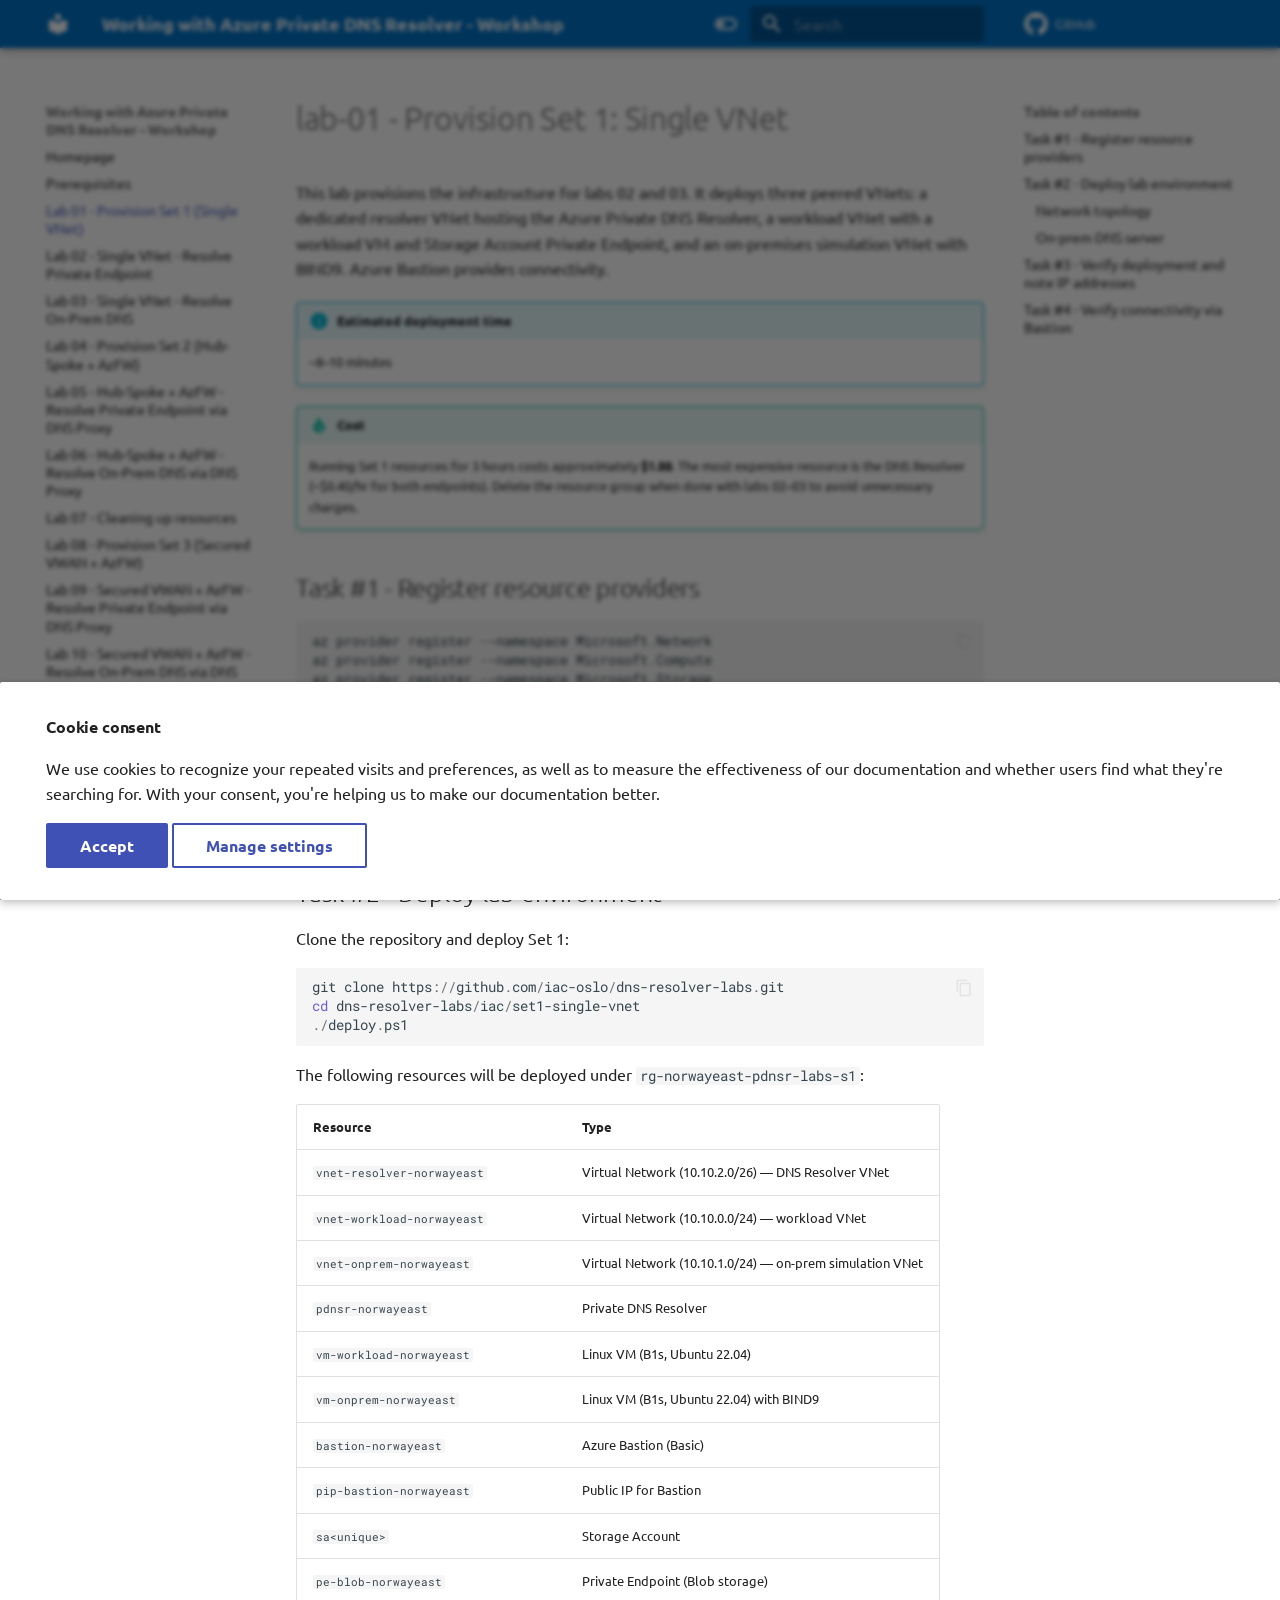
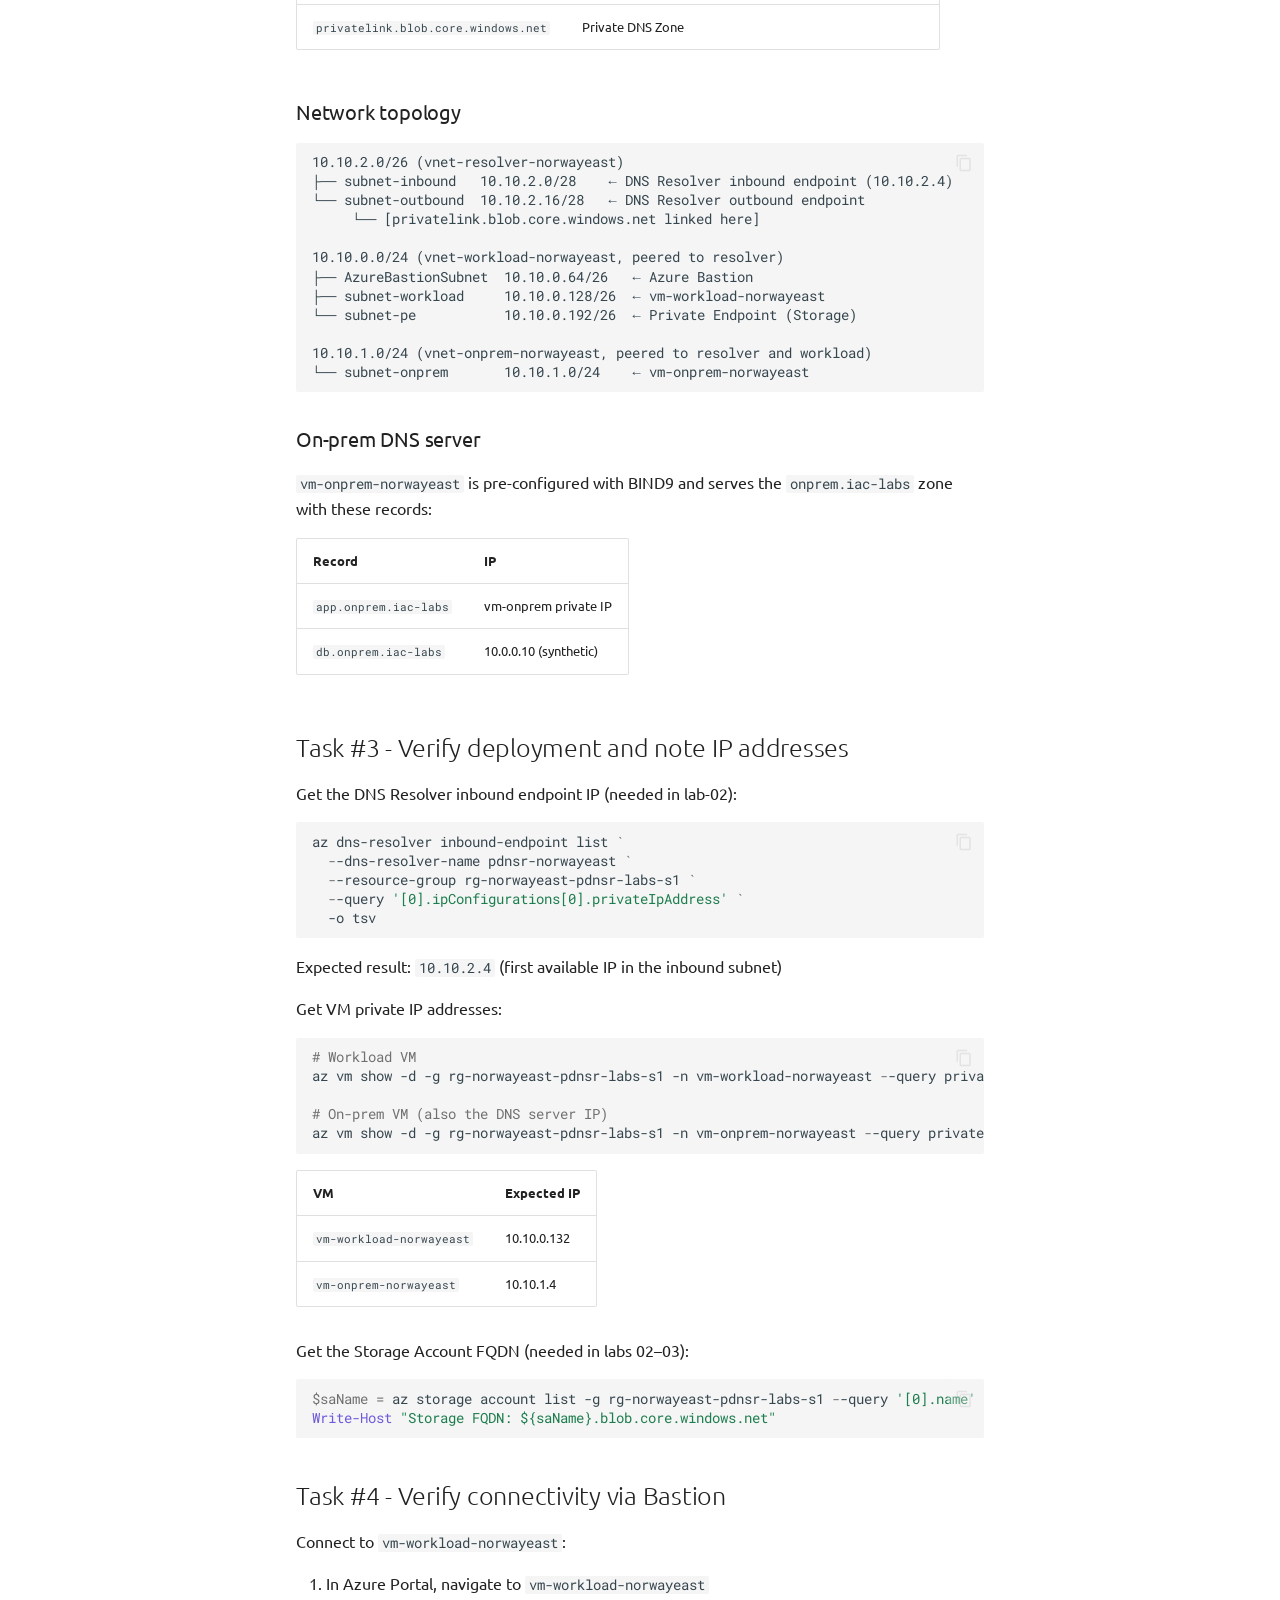
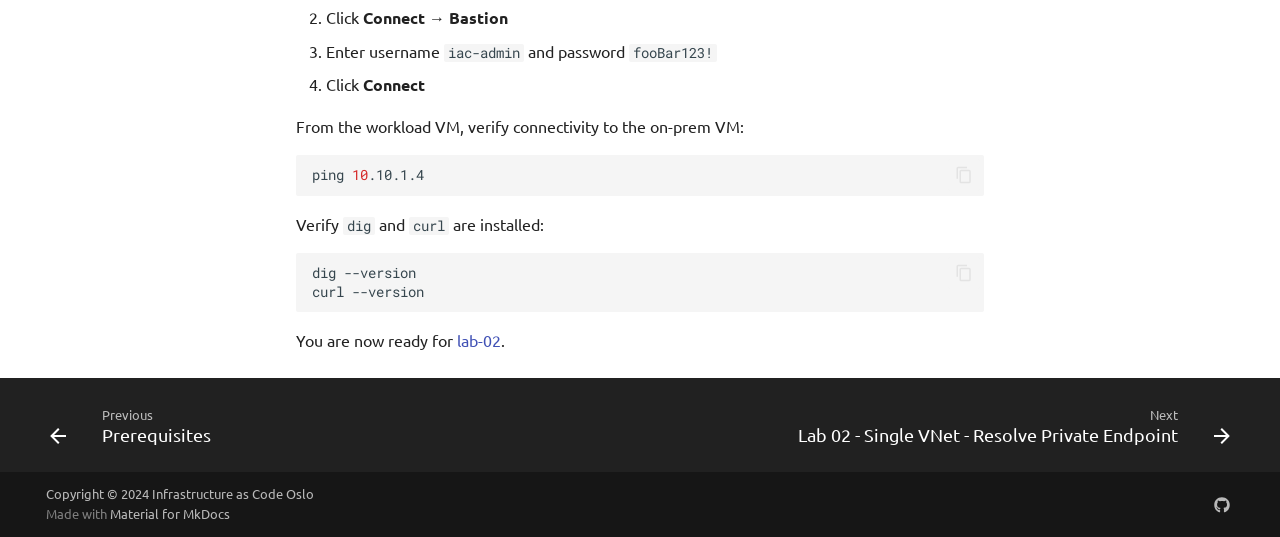
<file: labs/lab-01/index.html>
<!doctype html>
<html lang="en" class="no-js">
  <head>
    
      <meta charset="utf-8">
      <meta name="viewport" content="width=device-width,initial-scale=1">
      
        <meta name="description" content="Working with Azure Private DNS Resolver - Workshop">
      
      
        <meta name="author" content="Infrastructure as Code Oslo">
      
      
      
        <link rel="prev" href="../../prerequisites/">
      
      
        <link rel="next" href="../lab-02/">
      
      
        
      
      
      <link rel="icon" href="../../assets/images/favicon.png">
      <meta name="generator" content="mkdocs-1.6.1, mkdocs-material-9.7.6">
    
    
      
        <title>Lab 01 - Provision Set 1 (Single VNet) - Working with Azure Private DNS Resolver - Workshop</title>
      
    
    
      <link rel="stylesheet" href="../../assets/stylesheets/main.484c7ddc.min.css">
      
        
        <link rel="stylesheet" href="../../assets/stylesheets/palette.ab4e12ef.min.css">
      
      


    
    
      
    
    
      
        
        
        <link rel="preconnect" href="https://fonts.gstatic.com" crossorigin>
        <link rel="stylesheet" href="https://fonts.googleapis.com/css?family=Ubuntu:300,300i,400,400i,700,700i%7CRoboto+Mono:400,400i,700,700i&display=fallback">
        <style>:root{--md-text-font:"Ubuntu";--md-code-font:"Roboto Mono"}</style>
      
    
    
      <link rel="stylesheet" href="../../assets/stylesheets/extra.css">
    
    <script>__md_scope=new URL("../..",location),__md_hash=e=>[...e].reduce(((e,_)=>(e<<5)-e+_.charCodeAt(0)),0),__md_get=(e,_=localStorage,t=__md_scope)=>JSON.parse(_.getItem(t.pathname+"."+e)),__md_set=(e,_,t=localStorage,a=__md_scope)=>{try{t.setItem(a.pathname+"."+e,JSON.stringify(_))}catch(e){}}</script>
    
      

    
    
  </head>
  
  
    
    
      
    
    
    
    
    <body dir="ltr" data-md-color-scheme="default" data-md-color-primary="indigo" data-md-color-accent="indigo">
  
    
    <input class="md-toggle" data-md-toggle="drawer" type="checkbox" id="__drawer" autocomplete="off">
    <input class="md-toggle" data-md-toggle="search" type="checkbox" id="__search" autocomplete="off">
    <label class="md-overlay" for="__drawer"></label>
    <div data-md-component="skip">
      
        
        <a href="#lab-01-provision-set-1-single-vnet" class="md-skip">
          Skip to content
        </a>
      
    </div>
    <div data-md-component="announce">
      
    </div>
    
    
      

  

<header class="md-header md-header--shadow" data-md-component="header">
  <nav class="md-header__inner md-grid" aria-label="Header">
    <a href="../.." title="Working with Azure Private DNS Resolver - Workshop" class="md-header__button md-logo" aria-label="Working with Azure Private DNS Resolver - Workshop" data-md-component="logo">
      
  
  <svg xmlns="http://www.w3.org/2000/svg" viewBox="0 0 24 24"><path d="M12 8a3 3 0 0 0 3-3 3 3 0 0 0-3-3 3 3 0 0 0-3 3 3 3 0 0 0 3 3m0 3.54C9.64 9.35 6.5 8 3 8v11c3.5 0 6.64 1.35 9 3.54 2.36-2.19 5.5-3.54 9-3.54V8c-3.5 0-6.64 1.35-9 3.54"/></svg>

    </a>
    <label class="md-header__button md-icon" for="__drawer">
      
      <svg xmlns="http://www.w3.org/2000/svg" viewBox="0 0 24 24"><path d="M3 6h18v2H3zm0 5h18v2H3zm0 5h18v2H3z"/></svg>
    </label>
    <div class="md-header__title" data-md-component="header-title">
      <div class="md-header__ellipsis">
        <div class="md-header__topic">
          <span class="md-ellipsis">
            Working with Azure Private DNS Resolver - Workshop
          </span>
        </div>
        <div class="md-header__topic" data-md-component="header-topic">
          <span class="md-ellipsis">
            
              Lab 01 - Provision Set 1 (Single VNet)
            
          </span>
        </div>
      </div>
    </div>
    
      
        <form class="md-header__option" data-md-component="palette">
  
    
    
    
    <input class="md-option" data-md-color-media="" data-md-color-scheme="default" data-md-color-primary="indigo" data-md-color-accent="indigo"  aria-label="Switch to dark mode"  type="radio" name="__palette" id="__palette_0">
    
      <label class="md-header__button md-icon" title="Switch to dark mode" for="__palette_1" hidden>
        <svg xmlns="http://www.w3.org/2000/svg" viewBox="0 0 24 24"><path d="M17 6H7c-3.31 0-6 2.69-6 6s2.69 6 6 6h10c3.31 0 6-2.69 6-6s-2.69-6-6-6m0 10H7c-2.21 0-4-1.79-4-4s1.79-4 4-4h10c2.21 0 4 1.79 4 4s-1.79 4-4 4M7 9c-1.66 0-3 1.34-3 3s1.34 3 3 3 3-1.34 3-3-1.34-3-3-3"/></svg>
      </label>
    
  
    
    
    
    <input class="md-option" data-md-color-media="" data-md-color-scheme="slate" data-md-color-primary="indigo" data-md-color-accent="teal"  aria-label="Switch to light mode"  type="radio" name="__palette" id="__palette_1">
    
      <label class="md-header__button md-icon" title="Switch to light mode" for="__palette_0" hidden>
        <svg xmlns="http://www.w3.org/2000/svg" viewBox="0 0 24 24"><path d="M17 7H7a5 5 0 0 0-5 5 5 5 0 0 0 5 5h10a5 5 0 0 0 5-5 5 5 0 0 0-5-5m0 8a3 3 0 0 1-3-3 3 3 0 0 1 3-3 3 3 0 0 1 3 3 3 3 0 0 1-3 3"/></svg>
      </label>
    
  
</form>
      
    
    
      <script>var palette=__md_get("__palette");if(palette&&palette.color){if("(prefers-color-scheme)"===palette.color.media){var media=matchMedia("(prefers-color-scheme: light)"),input=document.querySelector(media.matches?"[data-md-color-media='(prefers-color-scheme: light)']":"[data-md-color-media='(prefers-color-scheme: dark)']");palette.color.media=input.getAttribute("data-md-color-media"),palette.color.scheme=input.getAttribute("data-md-color-scheme"),palette.color.primary=input.getAttribute("data-md-color-primary"),palette.color.accent=input.getAttribute("data-md-color-accent")}for(var[key,value]of Object.entries(palette.color))document.body.setAttribute("data-md-color-"+key,value)}</script>
    
    
    
      
      
        <label class="md-header__button md-icon" for="__search">
          
          <svg xmlns="http://www.w3.org/2000/svg" viewBox="0 0 24 24"><path d="M9.5 3A6.5 6.5 0 0 1 16 9.5c0 1.61-.59 3.09-1.56 4.23l.27.27h.79l5 5-1.5 1.5-5-5v-.79l-.27-.27A6.52 6.52 0 0 1 9.5 16 6.5 6.5 0 0 1 3 9.5 6.5 6.5 0 0 1 9.5 3m0 2C7 5 5 7 5 9.5S7 14 9.5 14 14 12 14 9.5 12 5 9.5 5"/></svg>
        </label>
        <div class="md-search" data-md-component="search" role="dialog">
  <label class="md-search__overlay" for="__search"></label>
  <div class="md-search__inner" role="search">
    <form class="md-search__form" name="search">
      <input type="text" class="md-search__input" name="query" aria-label="Search" placeholder="Search" autocapitalize="off" autocorrect="off" autocomplete="off" spellcheck="false" data-md-component="search-query" required>
      <label class="md-search__icon md-icon" for="__search">
        
        <svg xmlns="http://www.w3.org/2000/svg" viewBox="0 0 24 24"><path d="M9.5 3A6.5 6.5 0 0 1 16 9.5c0 1.61-.59 3.09-1.56 4.23l.27.27h.79l5 5-1.5 1.5-5-5v-.79l-.27-.27A6.52 6.52 0 0 1 9.5 16 6.5 6.5 0 0 1 3 9.5 6.5 6.5 0 0 1 9.5 3m0 2C7 5 5 7 5 9.5S7 14 9.5 14 14 12 14 9.5 12 5 9.5 5"/></svg>
        
        <svg xmlns="http://www.w3.org/2000/svg" viewBox="0 0 24 24"><path d="M20 11v2H8l5.5 5.5-1.42 1.42L4.16 12l7.92-7.92L13.5 5.5 8 11z"/></svg>
      </label>
      <nav class="md-search__options" aria-label="Search">
        
        <button type="reset" class="md-search__icon md-icon" title="Clear" aria-label="Clear" tabindex="-1">
          
          <svg xmlns="http://www.w3.org/2000/svg" viewBox="0 0 24 24"><path d="M19 6.41 17.59 5 12 10.59 6.41 5 5 6.41 10.59 12 5 17.59 6.41 19 12 13.41 17.59 19 19 17.59 13.41 12z"/></svg>
        </button>
      </nav>
      
    </form>
    <div class="md-search__output">
      <div class="md-search__scrollwrap" tabindex="0" data-md-scrollfix>
        <div class="md-search-result" data-md-component="search-result">
          <div class="md-search-result__meta">
            Initializing search
          </div>
          <ol class="md-search-result__list" role="presentation"></ol>
        </div>
      </div>
    </div>
  </div>
</div>
      
    
    
      <div class="md-header__source">
        <a href="https://github.com/iac-oslo/dns-resolver-labs" title="Go to repository" class="md-source" data-md-component="source">
  <div class="md-source__icon md-icon">
    
    <svg xmlns="http://www.w3.org/2000/svg" viewBox="0 0 512 512"><!--! Font Awesome Free 7.1.0 by @fontawesome - https://fontawesome.com License - https://fontawesome.com/license/free (Icons: CC BY 4.0, Fonts: SIL OFL 1.1, Code: MIT License) Copyright 2025 Fonticons, Inc.--><path d="M173.9 397.4c0 2-2.3 3.6-5.2 3.6-3.3.3-5.6-1.3-5.6-3.6 0-2 2.3-3.6 5.2-3.6 3-.3 5.6 1.3 5.6 3.6m-31.1-4.5c-.7 2 1.3 4.3 4.3 4.9 2.6 1 5.6 0 6.2-2s-1.3-4.3-4.3-5.2c-2.6-.7-5.5.3-6.2 2.3m44.2-1.7c-2.9.7-4.9 2.6-4.6 4.9.3 2 2.9 3.3 5.9 2.6 2.9-.7 4.9-2.6 4.6-4.6-.3-1.9-3-3.2-5.9-2.9M252.8 8C114.1 8 8 113.3 8 252c0 110.9 69.8 205.8 169.5 239.2 12.8 2.3 17.3-5.6 17.3-12.1 0-6.2-.3-40.4-.3-61.4 0 0-70 15-84.7-29.8 0 0-11.4-29.1-27.8-36.6 0 0-22.9-15.7 1.6-15.4 0 0 24.9 2 38.6 25.8 21.9 38.6 58.6 27.5 72.9 20.9 2.3-16 8.8-27.1 16-33.7-55.9-6.2-112.3-14.3-112.3-110.5 0-27.5 7.6-41.3 23.6-58.9-2.6-6.5-11.1-33.3 2.6-67.9 20.9-6.5 69 27 69 27 20-5.6 41.5-8.5 62.8-8.5s42.8 2.9 62.8 8.5c0 0 48.1-33.6 69-27 13.7 34.7 5.2 61.4 2.6 67.9 16 17.7 25.8 31.5 25.8 58.9 0 96.5-58.9 104.2-114.8 110.5 9.2 7.9 17 22.9 17 46.4 0 33.7-.3 75.4-.3 83.6 0 6.5 4.6 14.4 17.3 12.1C436.2 457.8 504 362.9 504 252 504 113.3 391.5 8 252.8 8M105.2 352.9c-1.3 1-1 3.3.7 5.2 1.6 1.6 3.9 2.3 5.2 1 1.3-1 1-3.3-.7-5.2-1.6-1.6-3.9-2.3-5.2-1m-10.8-8.1c-.7 1.3.3 2.9 2.3 3.9 1.6 1 3.6.7 4.3-.7.7-1.3-.3-2.9-2.3-3.9-2-.6-3.6-.3-4.3.7m32.4 35.6c-1.6 1.3-1 4.3 1.3 6.2 2.3 2.3 5.2 2.6 6.5 1 1.3-1.3.7-4.3-1.3-6.2-2.2-2.3-5.2-2.6-6.5-1m-11.4-14.7c-1.6 1-1.6 3.6 0 5.9s4.3 3.3 5.6 2.3c1.6-1.3 1.6-3.9 0-6.2-1.4-2.3-4-3.3-5.6-2"/></svg>
  </div>
  <div class="md-source__repository">
    GitHub
  </div>
</a>
      </div>
    
  </nav>
  
</header>
    
    <div class="md-container" data-md-component="container">
      
      
        
          
        
      
      <main class="md-main" data-md-component="main">
        <div class="md-main__inner md-grid">
          
            
              
              <div class="md-sidebar md-sidebar--primary" data-md-component="sidebar" data-md-type="navigation" >
                <div class="md-sidebar__scrollwrap">
                  <div class="md-sidebar__inner">
                    



<nav class="md-nav md-nav--primary" aria-label="Navigation" data-md-level="0">
  <label class="md-nav__title" for="__drawer">
    <a href="../.." title="Working with Azure Private DNS Resolver - Workshop" class="md-nav__button md-logo" aria-label="Working with Azure Private DNS Resolver - Workshop" data-md-component="logo">
      
  
  <svg xmlns="http://www.w3.org/2000/svg" viewBox="0 0 24 24"><path d="M12 8a3 3 0 0 0 3-3 3 3 0 0 0-3-3 3 3 0 0 0-3 3 3 3 0 0 0 3 3m0 3.54C9.64 9.35 6.5 8 3 8v11c3.5 0 6.64 1.35 9 3.54 2.36-2.19 5.5-3.54 9-3.54V8c-3.5 0-6.64 1.35-9 3.54"/></svg>

    </a>
    Working with Azure Private DNS Resolver - Workshop
  </label>
  
    <div class="md-nav__source">
      <a href="https://github.com/iac-oslo/dns-resolver-labs" title="Go to repository" class="md-source" data-md-component="source">
  <div class="md-source__icon md-icon">
    
    <svg xmlns="http://www.w3.org/2000/svg" viewBox="0 0 512 512"><!--! Font Awesome Free 7.1.0 by @fontawesome - https://fontawesome.com License - https://fontawesome.com/license/free (Icons: CC BY 4.0, Fonts: SIL OFL 1.1, Code: MIT License) Copyright 2025 Fonticons, Inc.--><path d="M173.9 397.4c0 2-2.3 3.6-5.2 3.6-3.3.3-5.6-1.3-5.6-3.6 0-2 2.3-3.6 5.2-3.6 3-.3 5.6 1.3 5.6 3.6m-31.1-4.5c-.7 2 1.3 4.3 4.3 4.9 2.6 1 5.6 0 6.2-2s-1.3-4.3-4.3-5.2c-2.6-.7-5.5.3-6.2 2.3m44.2-1.7c-2.9.7-4.9 2.6-4.6 4.9.3 2 2.9 3.3 5.9 2.6 2.9-.7 4.9-2.6 4.6-4.6-.3-1.9-3-3.2-5.9-2.9M252.8 8C114.1 8 8 113.3 8 252c0 110.9 69.8 205.8 169.5 239.2 12.8 2.3 17.3-5.6 17.3-12.1 0-6.2-.3-40.4-.3-61.4 0 0-70 15-84.7-29.8 0 0-11.4-29.1-27.8-36.6 0 0-22.9-15.7 1.6-15.4 0 0 24.9 2 38.6 25.8 21.9 38.6 58.6 27.5 72.9 20.9 2.3-16 8.8-27.1 16-33.7-55.9-6.2-112.3-14.3-112.3-110.5 0-27.5 7.6-41.3 23.6-58.9-2.6-6.5-11.1-33.3 2.6-67.9 20.9-6.5 69 27 69 27 20-5.6 41.5-8.5 62.8-8.5s42.8 2.9 62.8 8.5c0 0 48.1-33.6 69-27 13.7 34.7 5.2 61.4 2.6 67.9 16 17.7 25.8 31.5 25.8 58.9 0 96.5-58.9 104.2-114.8 110.5 9.2 7.9 17 22.9 17 46.4 0 33.7-.3 75.4-.3 83.6 0 6.5 4.6 14.4 17.3 12.1C436.2 457.8 504 362.9 504 252 504 113.3 391.5 8 252.8 8M105.2 352.9c-1.3 1-1 3.3.7 5.2 1.6 1.6 3.9 2.3 5.2 1 1.3-1 1-3.3-.7-5.2-1.6-1.6-3.9-2.3-5.2-1m-10.8-8.1c-.7 1.3.3 2.9 2.3 3.9 1.6 1 3.6.7 4.3-.7.7-1.3-.3-2.9-2.3-3.9-2-.6-3.6-.3-4.3.7m32.4 35.6c-1.6 1.3-1 4.3 1.3 6.2 2.3 2.3 5.2 2.6 6.5 1 1.3-1.3.7-4.3-1.3-6.2-2.2-2.3-5.2-2.6-6.5-1m-11.4-14.7c-1.6 1-1.6 3.6 0 5.9s4.3 3.3 5.6 2.3c1.6-1.3 1.6-3.9 0-6.2-1.4-2.3-4-3.3-5.6-2"/></svg>
  </div>
  <div class="md-source__repository">
    GitHub
  </div>
</a>
    </div>
  
  <ul class="md-nav__list" data-md-scrollfix>
    
      
      
  
  
  
  
    <li class="md-nav__item">
      <a href="../.." class="md-nav__link">
        
  
  
  <span class="md-ellipsis">
    
  
    Homepage
  

    
  </span>
  
  

      </a>
    </li>
  

    
      
      
  
  
  
  
    <li class="md-nav__item">
      <a href="../../prerequisites/" class="md-nav__link">
        
  
  
  <span class="md-ellipsis">
    
  
    Prerequisites
  

    
  </span>
  
  

      </a>
    </li>
  

    
      
      
  
  
    
  
  
  
    <li class="md-nav__item md-nav__item--active">
      
      <input class="md-nav__toggle md-toggle" type="checkbox" id="__toc">
      
      
        
      
      
        <label class="md-nav__link md-nav__link--active" for="__toc">
          
  
  
  <span class="md-ellipsis">
    
  
    Lab 01 - Provision Set 1 (Single VNet)
  

    
  </span>
  
  

          <span class="md-nav__icon md-icon"></span>
        </label>
      
      <a href="./" class="md-nav__link md-nav__link--active">
        
  
  
  <span class="md-ellipsis">
    
  
    Lab 01 - Provision Set 1 (Single VNet)
  

    
  </span>
  
  

      </a>
      
        

<nav class="md-nav md-nav--secondary" aria-label="Table of contents">
  
  
  
    
  
  
    <label class="md-nav__title" for="__toc">
      <span class="md-nav__icon md-icon"></span>
      Table of contents
    </label>
    <ul class="md-nav__list" data-md-component="toc" data-md-scrollfix>
      
        <li class="md-nav__item">
  <a href="#task-1-register-resource-providers" class="md-nav__link">
    <span class="md-ellipsis">
      
        Task #1 - Register resource providers
      
    </span>
  </a>
  
</li>
      
        <li class="md-nav__item">
  <a href="#task-2-deploy-lab-environment" class="md-nav__link">
    <span class="md-ellipsis">
      
        Task #2 - Deploy lab environment
      
    </span>
  </a>
  
    <nav class="md-nav" aria-label="Task #2 - Deploy lab environment">
      <ul class="md-nav__list">
        
          <li class="md-nav__item">
  <a href="#network-topology" class="md-nav__link">
    <span class="md-ellipsis">
      
        Network topology
      
    </span>
  </a>
  
</li>
        
          <li class="md-nav__item">
  <a href="#on-prem-dns-server" class="md-nav__link">
    <span class="md-ellipsis">
      
        On-prem DNS server
      
    </span>
  </a>
  
</li>
        
      </ul>
    </nav>
  
</li>
      
        <li class="md-nav__item">
  <a href="#task-3-verify-deployment-and-note-ip-addresses" class="md-nav__link">
    <span class="md-ellipsis">
      
        Task #3 - Verify deployment and note IP addresses
      
    </span>
  </a>
  
</li>
      
        <li class="md-nav__item">
  <a href="#task-4-verify-connectivity-via-bastion" class="md-nav__link">
    <span class="md-ellipsis">
      
        Task #4 - Verify connectivity via Bastion
      
    </span>
  </a>
  
</li>
      
    </ul>
  
</nav>
      
    </li>
  

    
      
      
  
  
  
  
    <li class="md-nav__item">
      <a href="../lab-02/" class="md-nav__link">
        
  
  
  <span class="md-ellipsis">
    
  
    Lab 02 - Single VNet - Resolve Private Endpoint
  

    
  </span>
  
  

      </a>
    </li>
  

    
      
      
  
  
  
  
    <li class="md-nav__item">
      <a href="../lab-03/" class="md-nav__link">
        
  
  
  <span class="md-ellipsis">
    
  
    Lab 03 - Single VNet - Resolve On-Prem DNS
  

    
  </span>
  
  

      </a>
    </li>
  

    
      
      
  
  
  
  
    <li class="md-nav__item">
      <a href="../lab-04/" class="md-nav__link">
        
  
  
  <span class="md-ellipsis">
    
  
    Lab 04 - Provision Set 2 (Hub-Spoke + AzFW)
  

    
  </span>
  
  

      </a>
    </li>
  

    
      
      
  
  
  
  
    <li class="md-nav__item">
      <a href="../lab-05/" class="md-nav__link">
        
  
  
  <span class="md-ellipsis">
    
  
    Lab 05 - Hub-Spoke + AzFW - Resolve Private Endpoint via DNS Proxy
  

    
  </span>
  
  

      </a>
    </li>
  

    
      
      
  
  
  
  
    <li class="md-nav__item">
      <a href="../lab-06/" class="md-nav__link">
        
  
  
  <span class="md-ellipsis">
    
  
    Lab 06 - Hub-Spoke + AzFW - Resolve On-Prem DNS via DNS Proxy
  

    
  </span>
  
  

      </a>
    </li>
  

    
      
      
  
  
  
  
    <li class="md-nav__item">
      <a href="../lab-07/" class="md-nav__link">
        
  
  
  <span class="md-ellipsis">
    
  
    Lab 07 - Cleaning up resources
  

    
  </span>
  
  

      </a>
    </li>
  

    
      
      
  
  
  
  
    <li class="md-nav__item">
      <a href="../lab-08/" class="md-nav__link">
        
  
  
  <span class="md-ellipsis">
    
  
    Lab 08 - Provision Set 3 (Secured VWAN + AzFW)
  

    
  </span>
  
  

      </a>
    </li>
  

    
      
      
  
  
  
  
    <li class="md-nav__item">
      <a href="../lab-09/" class="md-nav__link">
        
  
  
  <span class="md-ellipsis">
    
  
    Lab 09 - Secured VWAN + AzFW - Resolve Private Endpoint via DNS Proxy
  

    
  </span>
  
  

      </a>
    </li>
  

    
      
      
  
  
  
  
    <li class="md-nav__item">
      <a href="../lab-10/" class="md-nav__link">
        
  
  
  <span class="md-ellipsis">
    
  
    Lab 10 - Secured VWAN + AzFW - Resolve On-Prem DNS via DNS Proxy
  

    
  </span>
  
  

      </a>
    </li>
  

    
  </ul>
</nav>
                  </div>
                </div>
              </div>
            
            
              
              <div class="md-sidebar md-sidebar--secondary" data-md-component="sidebar" data-md-type="toc" >
                <div class="md-sidebar__scrollwrap">
                  <div class="md-sidebar__inner">
                    

<nav class="md-nav md-nav--secondary" aria-label="Table of contents">
  
  
  
    
  
  
    <label class="md-nav__title" for="__toc">
      <span class="md-nav__icon md-icon"></span>
      Table of contents
    </label>
    <ul class="md-nav__list" data-md-component="toc" data-md-scrollfix>
      
        <li class="md-nav__item">
  <a href="#task-1-register-resource-providers" class="md-nav__link">
    <span class="md-ellipsis">
      
        Task #1 - Register resource providers
      
    </span>
  </a>
  
</li>
      
        <li class="md-nav__item">
  <a href="#task-2-deploy-lab-environment" class="md-nav__link">
    <span class="md-ellipsis">
      
        Task #2 - Deploy lab environment
      
    </span>
  </a>
  
    <nav class="md-nav" aria-label="Task #2 - Deploy lab environment">
      <ul class="md-nav__list">
        
          <li class="md-nav__item">
  <a href="#network-topology" class="md-nav__link">
    <span class="md-ellipsis">
      
        Network topology
      
    </span>
  </a>
  
</li>
        
          <li class="md-nav__item">
  <a href="#on-prem-dns-server" class="md-nav__link">
    <span class="md-ellipsis">
      
        On-prem DNS server
      
    </span>
  </a>
  
</li>
        
      </ul>
    </nav>
  
</li>
      
        <li class="md-nav__item">
  <a href="#task-3-verify-deployment-and-note-ip-addresses" class="md-nav__link">
    <span class="md-ellipsis">
      
        Task #3 - Verify deployment and note IP addresses
      
    </span>
  </a>
  
</li>
      
        <li class="md-nav__item">
  <a href="#task-4-verify-connectivity-via-bastion" class="md-nav__link">
    <span class="md-ellipsis">
      
        Task #4 - Verify connectivity via Bastion
      
    </span>
  </a>
  
</li>
      
    </ul>
  
</nav>
                  </div>
                </div>
              </div>
            
          
          
            <div class="md-content" data-md-component="content">
              
              <article class="md-content__inner md-typeset">
                
                  


  
  


<h1 id="lab-01-provision-set-1-single-vnet">lab-01 - Provision Set 1: Single VNet<a class="headerlink" href="#lab-01-provision-set-1-single-vnet" title="Permanent link">&para;</a></h1>
<p>This lab provisions the infrastructure for labs 02 and 03. It deploys three peered VNets: a dedicated resolver VNet hosting the Azure Private DNS Resolver, a workload VNet with a workload VM and Storage Account Private Endpoint, and an on-premises simulation VNet with BIND9. Azure Bastion provides connectivity.</p>
<div class="admonition info">
<p class="admonition-title">Estimated deployment time</p>
<p>~8–10 minutes</p>
</div>
<div class="admonition tip">
<p class="admonition-title">Cost</p>
<p>Running Set 1 resources for 3 hours costs approximately <strong>$1.88</strong>. The most expensive resource is the DNS Resolver (~$0.40/hr for both endpoints). Delete the resource group when done with labs 02–03 to avoid unnecessary charges.</p>
</div>
<h2 id="task-1-register-resource-providers">Task #1 - Register resource providers<a class="headerlink" href="#task-1-register-resource-providers" title="Permanent link">&para;</a></h2>
<div class="highlight"><pre><span></span><code><a id="__codelineno-0-1" name="__codelineno-0-1" href="#__codelineno-0-1"></a><span class="n">az</span> <span class="n">provider</span> <span class="n">register</span> <span class="p">-</span><span class="n">-namespace</span> <span class="n">Microsoft</span><span class="p">.</span><span class="n">Network</span>
<a id="__codelineno-0-2" name="__codelineno-0-2" href="#__codelineno-0-2"></a><span class="n">az</span> <span class="n">provider</span> <span class="n">register</span> <span class="p">-</span><span class="n">-namespace</span> <span class="n">Microsoft</span><span class="p">.</span><span class="n">Compute</span>
<a id="__codelineno-0-3" name="__codelineno-0-3" href="#__codelineno-0-3"></a><span class="n">az</span> <span class="n">provider</span> <span class="n">register</span> <span class="p">-</span><span class="n">-namespace</span> <span class="n">Microsoft</span><span class="p">.</span><span class="n">Storage</span>
<a id="__codelineno-0-4" name="__codelineno-0-4" href="#__codelineno-0-4"></a><span class="n">az</span> <span class="n">provider</span> <span class="n">register</span> <span class="p">-</span><span class="n">-namespace</span> <span class="n">Microsoft</span><span class="p">.</span><span class="n">Resources</span>
</code></pre></div>
<p>Install required az CLI extensions:</p>
<div class="highlight"><pre><span></span><code><a id="__codelineno-1-1" name="__codelineno-1-1" href="#__codelineno-1-1"></a><span class="n">az</span> <span class="n">extension</span> <span class="n">add</span> <span class="n">-n</span> <span class="n">bastion</span>
<a id="__codelineno-1-2" name="__codelineno-1-2" href="#__codelineno-1-2"></a><span class="n">az</span> <span class="n">extension</span> <span class="n">add</span> <span class="n">-n</span> <span class="n">dns-resolver</span>
</code></pre></div>
<h2 id="task-2-deploy-lab-environment">Task #2 - Deploy lab environment<a class="headerlink" href="#task-2-deploy-lab-environment" title="Permanent link">&para;</a></h2>
<p>Clone the repository and deploy Set 1:</p>
<div class="highlight"><pre><span></span><code><a id="__codelineno-2-1" name="__codelineno-2-1" href="#__codelineno-2-1"></a><span class="n">git</span> <span class="n">clone</span> <span class="n">https</span><span class="p">://</span><span class="n">github</span><span class="p">.</span><span class="n">com</span><span class="p">/</span><span class="n">iac-oslo</span><span class="p">/</span><span class="n">dns-resolver-labs</span><span class="p">.</span><span class="n">git</span>
<a id="__codelineno-2-2" name="__codelineno-2-2" href="#__codelineno-2-2"></a><span class="nb">cd </span><span class="n">dns-resolver-labs</span><span class="p">/</span><span class="n">iac</span><span class="p">/</span><span class="n">set1-single-vnet</span>
<a id="__codelineno-2-3" name="__codelineno-2-3" href="#__codelineno-2-3"></a><span class="p">./</span><span class="n">deploy</span><span class="p">.</span><span class="n">ps1</span>
</code></pre></div>
<p>The following resources will be deployed under <code>rg-norwayeast-pdnsr-labs-s1</code>:</p>
<table>
<thead>
<tr>
<th>Resource</th>
<th>Type</th>
</tr>
</thead>
<tbody>
<tr>
<td><code>vnet-resolver-norwayeast</code></td>
<td>Virtual Network (10.10.2.0/26) — DNS Resolver VNet</td>
</tr>
<tr>
<td><code>vnet-workload-norwayeast</code></td>
<td>Virtual Network (10.10.0.0/24) — workload VNet</td>
</tr>
<tr>
<td><code>vnet-onprem-norwayeast</code></td>
<td>Virtual Network (10.10.1.0/24) — on-prem simulation VNet</td>
</tr>
<tr>
<td><code>pdnsr-norwayeast</code></td>
<td>Private DNS Resolver</td>
</tr>
<tr>
<td><code>vm-workload-norwayeast</code></td>
<td>Linux VM (B1s, Ubuntu 22.04)</td>
</tr>
<tr>
<td><code>vm-onprem-norwayeast</code></td>
<td>Linux VM (B1s, Ubuntu 22.04) with BIND9</td>
</tr>
<tr>
<td><code>bastion-norwayeast</code></td>
<td>Azure Bastion (Basic)</td>
</tr>
<tr>
<td><code>pip-bastion-norwayeast</code></td>
<td>Public IP for Bastion</td>
</tr>
<tr>
<td><code>sa&lt;unique&gt;</code></td>
<td>Storage Account</td>
</tr>
<tr>
<td><code>pe-blob-norwayeast</code></td>
<td>Private Endpoint (Blob storage)</td>
</tr>
<tr>
<td><code>privatelink.blob.core.windows.net</code></td>
<td>Private DNS Zone</td>
</tr>
</tbody>
</table>
<h3 id="network-topology">Network topology<a class="headerlink" href="#network-topology" title="Permanent link">&para;</a></h3>
<div class="highlight"><pre><span></span><code><a id="__codelineno-3-1" name="__codelineno-3-1" href="#__codelineno-3-1"></a>10.10.2.0/26 (vnet-resolver-norwayeast)
<a id="__codelineno-3-2" name="__codelineno-3-2" href="#__codelineno-3-2"></a>├── subnet-inbound   10.10.2.0/28    ← DNS Resolver inbound endpoint (10.10.2.4)
<a id="__codelineno-3-3" name="__codelineno-3-3" href="#__codelineno-3-3"></a>└── subnet-outbound  10.10.2.16/28   ← DNS Resolver outbound endpoint
<a id="__codelineno-3-4" name="__codelineno-3-4" href="#__codelineno-3-4"></a>     └── [privatelink.blob.core.windows.net linked here]
<a id="__codelineno-3-5" name="__codelineno-3-5" href="#__codelineno-3-5"></a>
<a id="__codelineno-3-6" name="__codelineno-3-6" href="#__codelineno-3-6"></a>10.10.0.0/24 (vnet-workload-norwayeast, peered to resolver)
<a id="__codelineno-3-7" name="__codelineno-3-7" href="#__codelineno-3-7"></a>├── AzureBastionSubnet  10.10.0.64/26   ← Azure Bastion
<a id="__codelineno-3-8" name="__codelineno-3-8" href="#__codelineno-3-8"></a>├── subnet-workload     10.10.0.128/26  ← vm-workload-norwayeast
<a id="__codelineno-3-9" name="__codelineno-3-9" href="#__codelineno-3-9"></a>└── subnet-pe           10.10.0.192/26  ← Private Endpoint (Storage)
<a id="__codelineno-3-10" name="__codelineno-3-10" href="#__codelineno-3-10"></a>
<a id="__codelineno-3-11" name="__codelineno-3-11" href="#__codelineno-3-11"></a>10.10.1.0/24 (vnet-onprem-norwayeast, peered to resolver and workload)
<a id="__codelineno-3-12" name="__codelineno-3-12" href="#__codelineno-3-12"></a>└── subnet-onprem       10.10.1.0/24    ← vm-onprem-norwayeast
</code></pre></div>
<h3 id="on-prem-dns-server">On-prem DNS server<a class="headerlink" href="#on-prem-dns-server" title="Permanent link">&para;</a></h3>
<p><code>vm-onprem-norwayeast</code> is pre-configured with BIND9 and serves the <code>onprem.iac-labs</code> zone with these records:</p>
<table>
<thead>
<tr>
<th>Record</th>
<th>IP</th>
</tr>
</thead>
<tbody>
<tr>
<td><code>app.onprem.iac-labs</code></td>
<td>vm-onprem private IP</td>
</tr>
<tr>
<td><code>db.onprem.iac-labs</code></td>
<td>10.0.0.10 (synthetic)</td>
</tr>
</tbody>
</table>
<h2 id="task-3-verify-deployment-and-note-ip-addresses">Task #3 - Verify deployment and note IP addresses<a class="headerlink" href="#task-3-verify-deployment-and-note-ip-addresses" title="Permanent link">&para;</a></h2>
<p>Get the DNS Resolver inbound endpoint IP (needed in lab-02):</p>
<div class="highlight"><pre><span></span><code><a id="__codelineno-4-1" name="__codelineno-4-1" href="#__codelineno-4-1"></a><span class="n">az</span> <span class="n">dns-resolver</span> <span class="n">inbound-endpoint</span> <span class="n">list</span> <span class="p">`</span>
<a id="__codelineno-4-2" name="__codelineno-4-2" href="#__codelineno-4-2"></a>  <span class="p">-</span><span class="n">-dns-resolver-name</span> <span class="n">pdnsr-norwayeast</span> <span class="p">`</span>
<a id="__codelineno-4-3" name="__codelineno-4-3" href="#__codelineno-4-3"></a>  <span class="p">-</span><span class="n">-resource-group</span> <span class="n">rg-norwayeast-pdnsr-labs-s1</span> <span class="p">`</span>
<a id="__codelineno-4-4" name="__codelineno-4-4" href="#__codelineno-4-4"></a>  <span class="p">-</span><span class="n">-query</span> <span class="s1">&#39;[0].ipConfigurations[0].privateIpAddress&#39;</span> <span class="p">`</span>
<a id="__codelineno-4-5" name="__codelineno-4-5" href="#__codelineno-4-5"></a>  <span class="n">-o</span> <span class="n">tsv</span>
</code></pre></div>
<p>Expected result: <code>10.10.2.4</code> (first available IP in the inbound subnet)</p>
<p>Get VM private IP addresses:</p>
<div class="highlight"><pre><span></span><code><a id="__codelineno-5-1" name="__codelineno-5-1" href="#__codelineno-5-1"></a><span class="c"># Workload VM</span>
<a id="__codelineno-5-2" name="__codelineno-5-2" href="#__codelineno-5-2"></a><span class="n">az</span> <span class="n">vm</span> <span class="n">show</span> <span class="n">-d</span> <span class="n">-g</span> <span class="n">rg-norwayeast-pdnsr-labs-s1</span> <span class="n">-n</span> <span class="n">vm-workload-norwayeast</span> <span class="p">-</span><span class="n">-query</span> <span class="n">privateIps</span> <span class="n">-o</span> <span class="n">tsv</span>
<a id="__codelineno-5-3" name="__codelineno-5-3" href="#__codelineno-5-3"></a>
<a id="__codelineno-5-4" name="__codelineno-5-4" href="#__codelineno-5-4"></a><span class="c"># On-prem VM (also the DNS server IP)</span>
<a id="__codelineno-5-5" name="__codelineno-5-5" href="#__codelineno-5-5"></a><span class="n">az</span> <span class="n">vm</span> <span class="n">show</span> <span class="n">-d</span> <span class="n">-g</span> <span class="n">rg-norwayeast-pdnsr-labs-s1</span> <span class="n">-n</span> <span class="n">vm-onprem-norwayeast</span> <span class="p">-</span><span class="n">-query</span> <span class="n">privateIps</span> <span class="n">-o</span> <span class="n">tsv</span>
</code></pre></div>
<table>
<thead>
<tr>
<th>VM</th>
<th>Expected IP</th>
</tr>
</thead>
<tbody>
<tr>
<td><code>vm-workload-norwayeast</code></td>
<td>10.10.0.132</td>
</tr>
<tr>
<td><code>vm-onprem-norwayeast</code></td>
<td>10.10.1.4</td>
</tr>
</tbody>
</table>
<p>Get the Storage Account FQDN (needed in labs 02–03):</p>
<div class="highlight"><pre><span></span><code><a id="__codelineno-6-1" name="__codelineno-6-1" href="#__codelineno-6-1"></a><span class="nv">$saName</span> <span class="p">=</span> <span class="n">az</span> <span class="n">storage</span> <span class="n">account</span> <span class="n">list</span> <span class="n">-g</span> <span class="n">rg-norwayeast-pdnsr-labs-s1</span> <span class="p">-</span><span class="n">-query</span> <span class="s1">&#39;[0].name&#39;</span> <span class="n">-o</span> <span class="n">tsv</span>
<a id="__codelineno-6-2" name="__codelineno-6-2" href="#__codelineno-6-2"></a><span class="nb">Write-Host</span> <span class="s2">&quot;Storage FQDN: ${saName}.blob.core.windows.net&quot;</span>
</code></pre></div>
<h2 id="task-4-verify-connectivity-via-bastion">Task #4 - Verify connectivity via Bastion<a class="headerlink" href="#task-4-verify-connectivity-via-bastion" title="Permanent link">&para;</a></h2>
<p>Connect to <code>vm-workload-norwayeast</code>:</p>
<ol>
<li>In Azure Portal, navigate to <code>vm-workload-norwayeast</code></li>
<li>Click <strong>Connect</strong> → <strong>Bastion</strong></li>
<li>Enter username <code>iac-admin</code> and password <code>fooBar123!</code></li>
<li>Click <strong>Connect</strong></li>
</ol>
<p>From the workload VM, verify connectivity to the on-prem VM:</p>
<div class="highlight"><pre><span></span><code><a id="__codelineno-7-1" name="__codelineno-7-1" href="#__codelineno-7-1"></a>ping<span class="w"> </span><span class="m">10</span>.10.1.4
</code></pre></div>
<p>Verify <code>dig</code> and <code>curl</code> are installed:</p>
<div class="highlight"><pre><span></span><code><a id="__codelineno-8-1" name="__codelineno-8-1" href="#__codelineno-8-1"></a>dig<span class="w"> </span>--version
<a id="__codelineno-8-2" name="__codelineno-8-2" href="#__codelineno-8-2"></a>curl<span class="w"> </span>--version
</code></pre></div>
<p>You are now ready for <a href="../lab-02/">lab-02</a>.</p>












                
              </article>
            </div>
          
          
  <script>var tabs=__md_get("__tabs");if(Array.isArray(tabs))e:for(var set of document.querySelectorAll(".tabbed-set")){var labels=set.querySelector(".tabbed-labels");for(var tab of tabs)for(var label of labels.getElementsByTagName("label"))if(label.innerText.trim()===tab){var input=document.getElementById(label.htmlFor);input.checked=!0;continue e}}</script>

<script>var target=document.getElementById(location.hash.slice(1));target&&target.name&&(target.checked=target.name.startsWith("__tabbed_"))</script>
        </div>
        
          <button type="button" class="md-top md-icon" data-md-component="top" hidden>
  
  <svg xmlns="http://www.w3.org/2000/svg" viewBox="0 0 24 24"><path d="M13 20h-2V8l-5.5 5.5-1.42-1.42L12 4.16l7.92 7.92-1.42 1.42L13 8z"/></svg>
  Back to top
</button>
        
      </main>
      
        <footer class="md-footer">
  
    
      
      <nav class="md-footer__inner md-grid" aria-label="Footer" >
        
          
          <a href="../../prerequisites/" class="md-footer__link md-footer__link--prev" aria-label="Previous: Prerequisites">
            <div class="md-footer__button md-icon">
              
              <svg xmlns="http://www.w3.org/2000/svg" viewBox="0 0 24 24"><path d="M20 11v2H8l5.5 5.5-1.42 1.42L4.16 12l7.92-7.92L13.5 5.5 8 11z"/></svg>
            </div>
            <div class="md-footer__title">
              <span class="md-footer__direction">
                Previous
              </span>
              <div class="md-ellipsis">
                Prerequisites
              </div>
            </div>
          </a>
        
        
          
          <a href="../lab-02/" class="md-footer__link md-footer__link--next" aria-label="Next: Lab 02 - Single VNet - Resolve Private Endpoint">
            <div class="md-footer__title">
              <span class="md-footer__direction">
                Next
              </span>
              <div class="md-ellipsis">
                Lab 02 - Single VNet - Resolve Private Endpoint
              </div>
            </div>
            <div class="md-footer__button md-icon">
              
              <svg xmlns="http://www.w3.org/2000/svg" viewBox="0 0 24 24"><path d="M4 11v2h12l-5.5 5.5 1.42 1.42L19.84 12l-7.92-7.92L10.5 5.5 16 11z"/></svg>
            </div>
          </a>
        
      </nav>
    
  
  <div class="md-footer-meta md-typeset">
    <div class="md-footer-meta__inner md-grid">
      <div class="md-copyright">
  
    <div class="md-copyright__highlight">
      Copyright &copy; 2024 Infrastructure as Code Oslo
    </div>
  
  
    Made with
    <a href="https://squidfunk.github.io/mkdocs-material/" target="_blank" rel="noopener">
      Material for MkDocs
    </a>
  
</div>
      
        
<div class="md-social">
  
    
    
    
    
      
      
    
    <a href="https://github.com/iac-oslo/dns-resolver-labs" target="_blank" rel="noopener" title="github.com" class="md-social__link">
      <svg xmlns="http://www.w3.org/2000/svg" viewBox="0 0 512 512"><!--! Font Awesome Free 7.1.0 by @fontawesome - https://fontawesome.com License - https://fontawesome.com/license/free (Icons: CC BY 4.0, Fonts: SIL OFL 1.1, Code: MIT License) Copyright 2025 Fonticons, Inc.--><path d="M173.9 397.4c0 2-2.3 3.6-5.2 3.6-3.3.3-5.6-1.3-5.6-3.6 0-2 2.3-3.6 5.2-3.6 3-.3 5.6 1.3 5.6 3.6m-31.1-4.5c-.7 2 1.3 4.3 4.3 4.9 2.6 1 5.6 0 6.2-2s-1.3-4.3-4.3-5.2c-2.6-.7-5.5.3-6.2 2.3m44.2-1.7c-2.9.7-4.9 2.6-4.6 4.9.3 2 2.9 3.3 5.9 2.6 2.9-.7 4.9-2.6 4.6-4.6-.3-1.9-3-3.2-5.9-2.9M252.8 8C114.1 8 8 113.3 8 252c0 110.9 69.8 205.8 169.5 239.2 12.8 2.3 17.3-5.6 17.3-12.1 0-6.2-.3-40.4-.3-61.4 0 0-70 15-84.7-29.8 0 0-11.4-29.1-27.8-36.6 0 0-22.9-15.7 1.6-15.4 0 0 24.9 2 38.6 25.8 21.9 38.6 58.6 27.5 72.9 20.9 2.3-16 8.8-27.1 16-33.7-55.9-6.2-112.3-14.3-112.3-110.5 0-27.5 7.6-41.3 23.6-58.9-2.6-6.5-11.1-33.3 2.6-67.9 20.9-6.5 69 27 69 27 20-5.6 41.5-8.5 62.8-8.5s42.8 2.9 62.8 8.5c0 0 48.1-33.6 69-27 13.7 34.7 5.2 61.4 2.6 67.9 16 17.7 25.8 31.5 25.8 58.9 0 96.5-58.9 104.2-114.8 110.5 9.2 7.9 17 22.9 17 46.4 0 33.7-.3 75.4-.3 83.6 0 6.5 4.6 14.4 17.3 12.1C436.2 457.8 504 362.9 504 252 504 113.3 391.5 8 252.8 8M105.2 352.9c-1.3 1-1 3.3.7 5.2 1.6 1.6 3.9 2.3 5.2 1 1.3-1 1-3.3-.7-5.2-1.6-1.6-3.9-2.3-5.2-1m-10.8-8.1c-.7 1.3.3 2.9 2.3 3.9 1.6 1 3.6.7 4.3-.7.7-1.3-.3-2.9-2.3-3.9-2-.6-3.6-.3-4.3.7m32.4 35.6c-1.6 1.3-1 4.3 1.3 6.2 2.3 2.3 5.2 2.6 6.5 1 1.3-1.3.7-4.3-1.3-6.2-2.2-2.3-5.2-2.6-6.5-1m-11.4-14.7c-1.6 1-1.6 3.6 0 5.9s4.3 3.3 5.6 2.3c1.6-1.3 1.6-3.9 0-6.2-1.4-2.3-4-3.3-5.6-2"/></svg>
    </a>
  
</div>
      
    </div>
  </div>
</footer>
      
    </div>
    <div class="md-dialog" data-md-component="dialog">
      <div class="md-dialog__inner md-typeset"></div>
    </div>
    
    
      <div class="md-consent" data-md-component="consent" id="__consent" hidden>
        <div class="md-consent__overlay"></div>
        <aside class="md-consent__inner">
          <form class="md-consent__form md-grid md-typeset" name="consent">
            


  


<h4>Cookie consent</h4>
<p>We use cookies to recognize your repeated visits and preferences, as well as to measure the effectiveness of our documentation and whether users find what they're searching for. With your consent, you're helping us to make our documentation better.</p>
<input class="md-toggle" type="checkbox" id="__settings" >
<div class="md-consent__settings">
  <ul class="task-list">
    
    
      
    
    
      
        
  
  
    
    
  
  <li class="task-list-item">
    <label class="task-list-control">
      <input type="checkbox" name="github" checked>
      <span class="task-list-indicator"></span>
      GitHub
    </label>
  </li>

      
    
    
  </ul>
</div>
<div class="md-consent__controls">
  
    
      <button class="md-button md-button--primary">Accept</button>
    
    
    
  
    
    
    
      <label class="md-button" for="__settings">Manage settings</label>
    
  
</div>
          </form>
        </aside>
      </div>
      <script>var consent=__md_get("__consent");if(consent)for(var input of document.forms.consent.elements)input.name&&(input.checked=consent[input.name]||!1);else"file:"!==location.protocol&&setTimeout((function(){document.querySelector("[data-md-component=consent]").hidden=!1}),250);var form=document.forms.consent;for(var action of["submit","reset"])form.addEventListener(action,(function(e){if(e.preventDefault(),"reset"===e.type)for(var n of document.forms.consent.elements)n.name&&(n.checked=!1);__md_set("__consent",Object.fromEntries(Array.from(new FormData(form).keys()).map((function(e){return[e,!0]})))),location.hash="",location.reload()}))</script>
    
    
      
      
      <script id="__config" type="application/json">{"annotate": null, "base": "../..", "features": ["header.autohide", "navigation.instant", "navigation.indexes", "navigation.top", "navigation.footer", "content.code.copy", "content.code.annotate", "content.tabs.link"], "search": "../../assets/javascripts/workers/search.2c215733.min.js", "tags": null, "translations": {"clipboard.copied": "Copied to clipboard", "clipboard.copy": "Copy to clipboard", "search.result.more.one": "1 more on this page", "search.result.more.other": "# more on this page", "search.result.none": "No matching documents", "search.result.one": "1 matching document", "search.result.other": "# matching documents", "search.result.placeholder": "Type to start searching", "search.result.term.missing": "Missing", "select.version": "Select version"}, "version": null}</script>
    
    
      <script src="../../assets/javascripts/bundle.79ae519e.min.js"></script>
      
    
  </body>
</html>
</file>
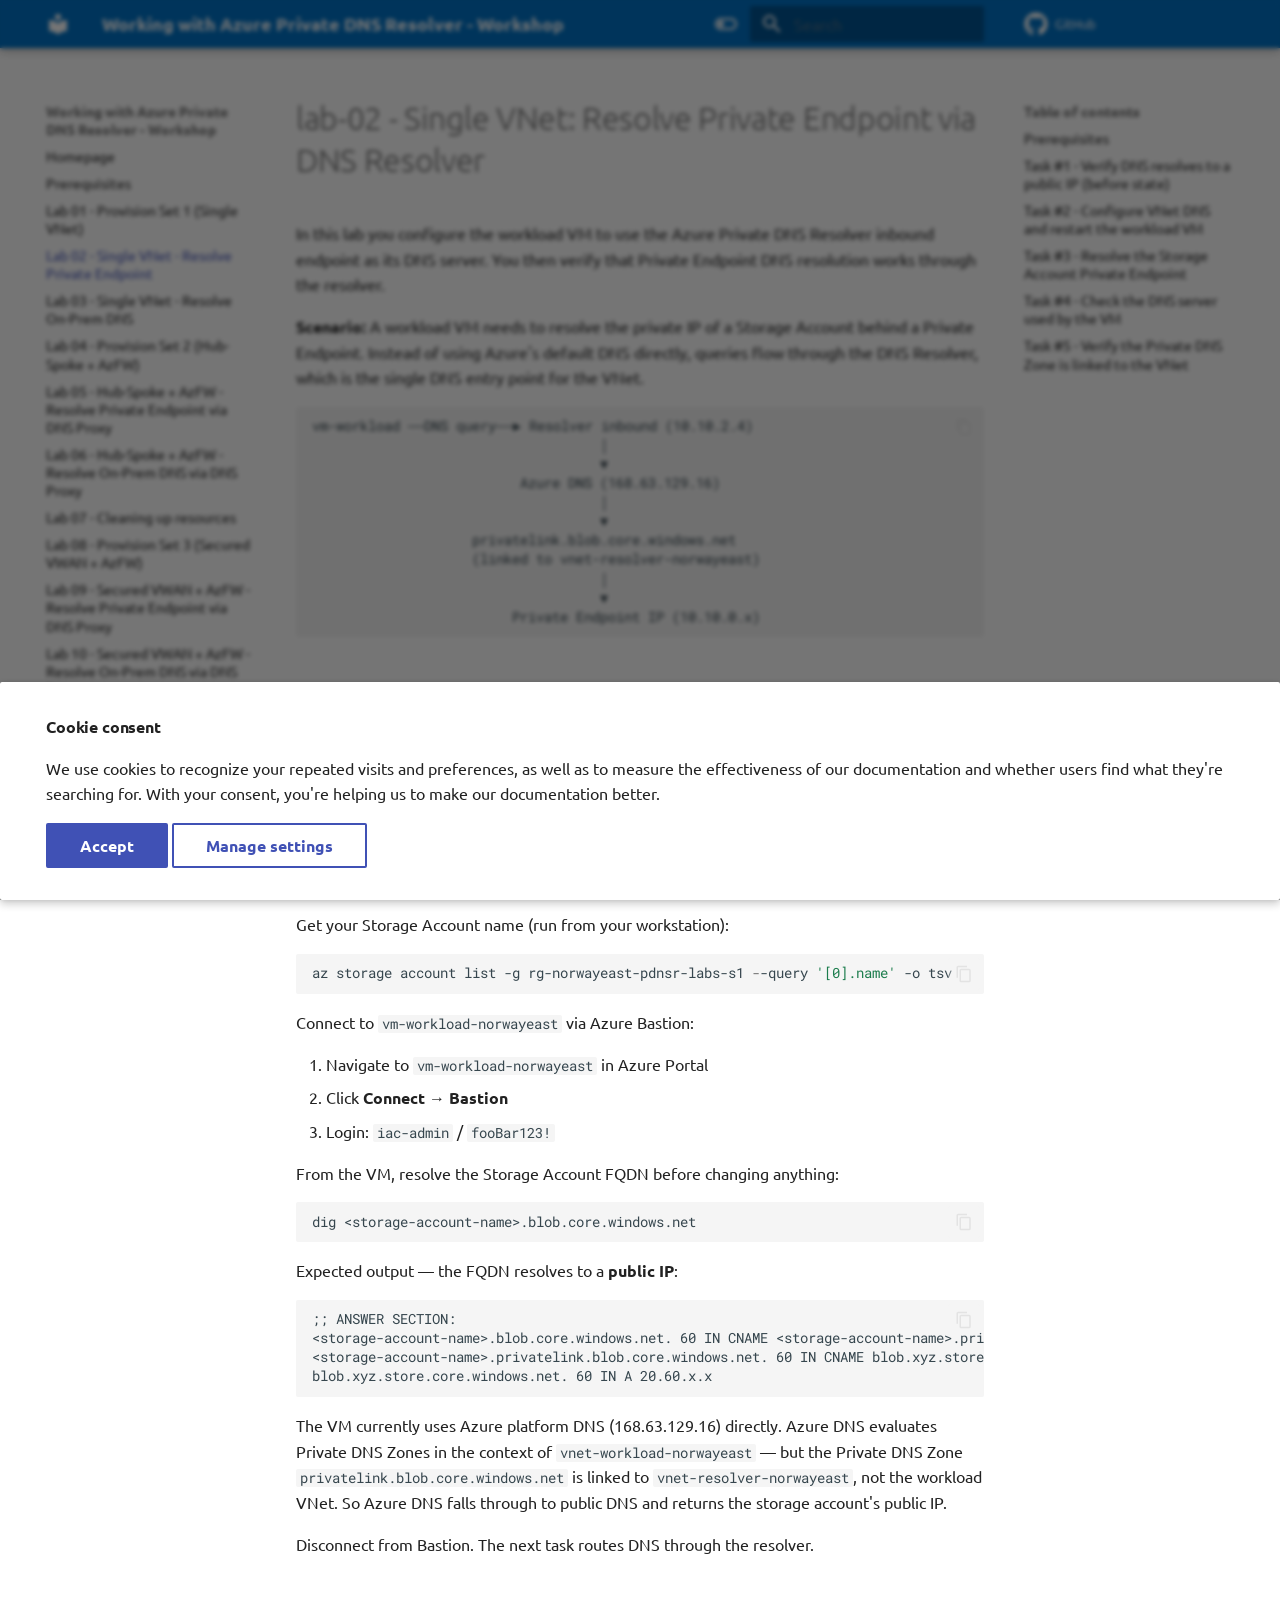
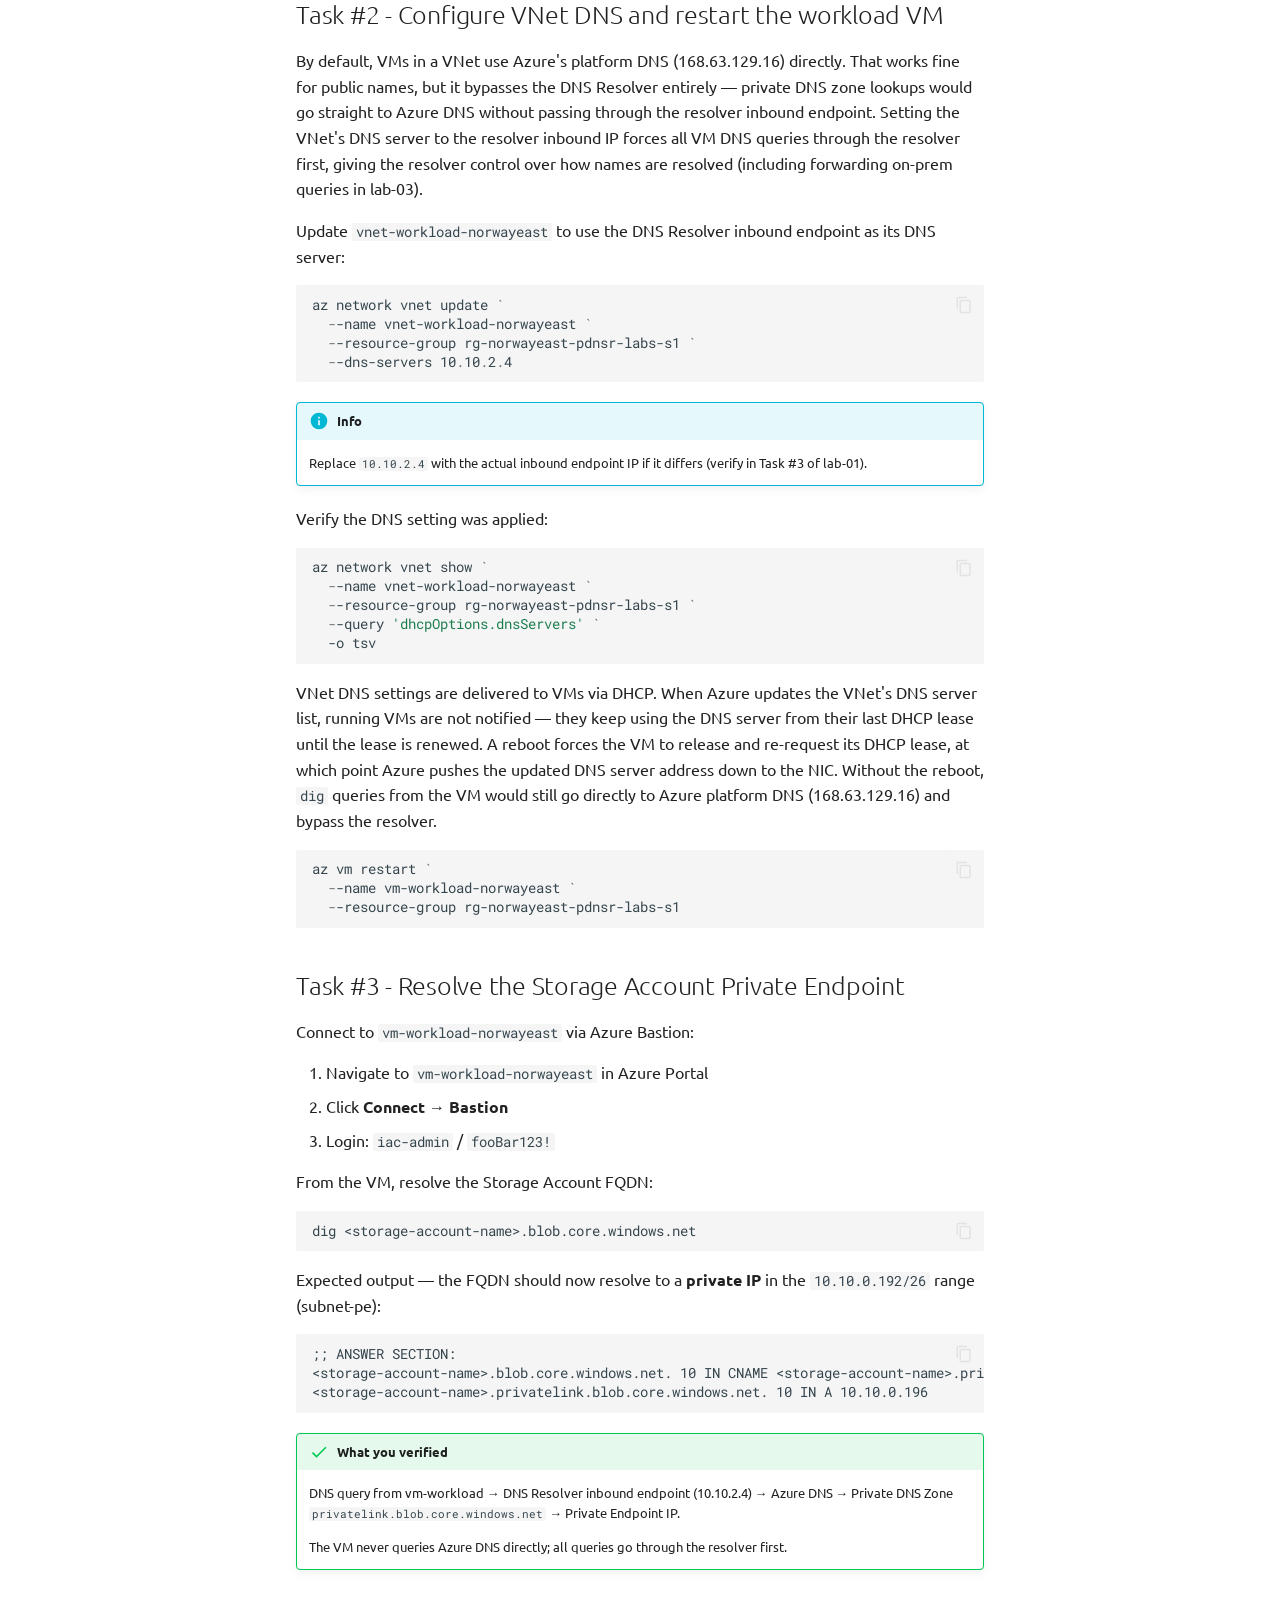
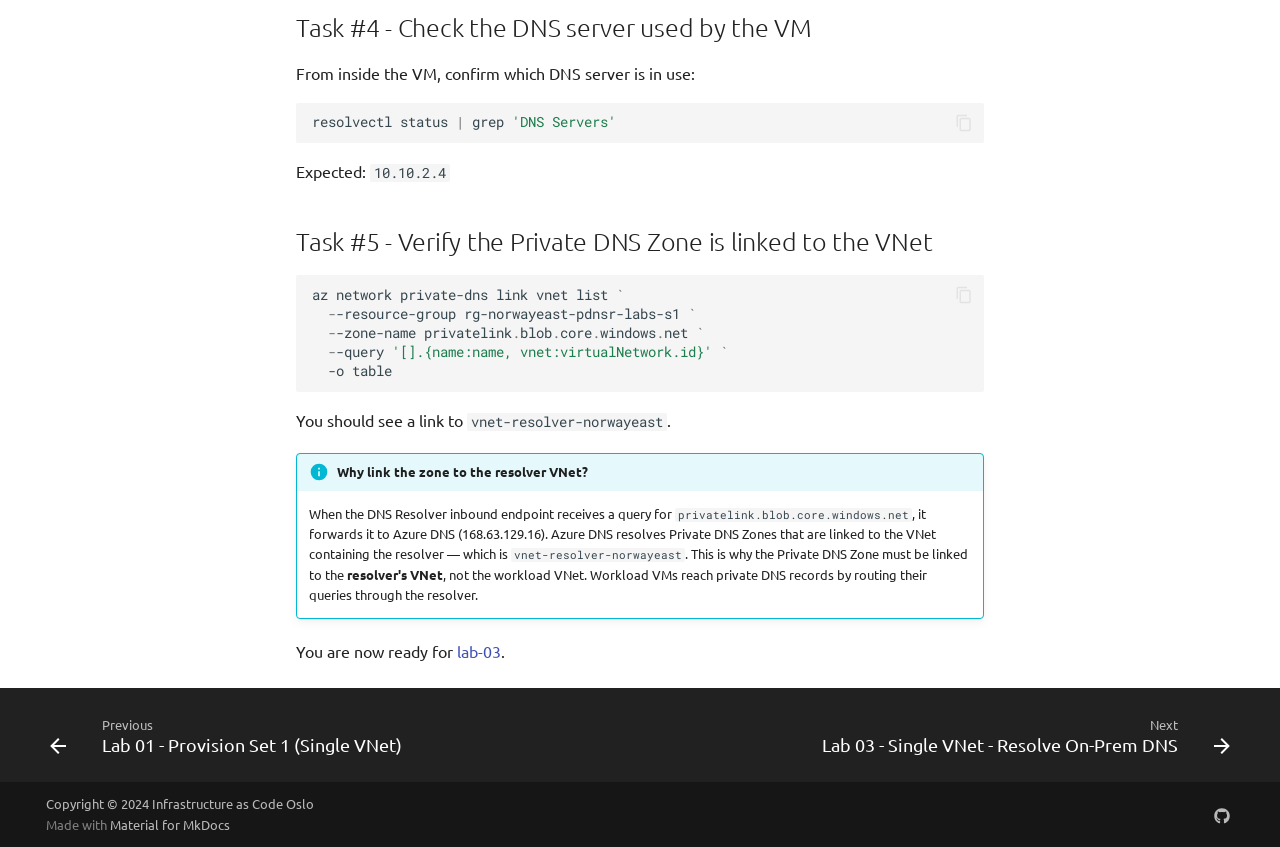
<file: labs/lab-02/index.html>
<!doctype html>
<html lang="en" class="no-js">
  <head>
    
      <meta charset="utf-8">
      <meta name="viewport" content="width=device-width,initial-scale=1">
      
        <meta name="description" content="Working with Azure Private DNS Resolver - Workshop">
      
      
        <meta name="author" content="Infrastructure as Code Oslo">
      
      
      
        <link rel="prev" href="../lab-01/">
      
      
        <link rel="next" href="../lab-03/">
      
      
        
      
      
      <link rel="icon" href="../../assets/images/favicon.png">
      <meta name="generator" content="mkdocs-1.6.1, mkdocs-material-9.7.6">
    
    
      
        <title>Lab 02 - Single VNet - Resolve Private Endpoint - Working with Azure Private DNS Resolver - Workshop</title>
      
    
    
      <link rel="stylesheet" href="../../assets/stylesheets/main.484c7ddc.min.css">
      
        
        <link rel="stylesheet" href="../../assets/stylesheets/palette.ab4e12ef.min.css">
      
      


    
    
      
    
    
      
        
        
        <link rel="preconnect" href="https://fonts.gstatic.com" crossorigin>
        <link rel="stylesheet" href="https://fonts.googleapis.com/css?family=Ubuntu:300,300i,400,400i,700,700i%7CRoboto+Mono:400,400i,700,700i&display=fallback">
        <style>:root{--md-text-font:"Ubuntu";--md-code-font:"Roboto Mono"}</style>
      
    
    
      <link rel="stylesheet" href="../../assets/stylesheets/extra.css">
    
    <script>__md_scope=new URL("../..",location),__md_hash=e=>[...e].reduce(((e,_)=>(e<<5)-e+_.charCodeAt(0)),0),__md_get=(e,_=localStorage,t=__md_scope)=>JSON.parse(_.getItem(t.pathname+"."+e)),__md_set=(e,_,t=localStorage,a=__md_scope)=>{try{t.setItem(a.pathname+"."+e,JSON.stringify(_))}catch(e){}}</script>
    
      

    
    
  </head>
  
  
    
    
      
    
    
    
    
    <body dir="ltr" data-md-color-scheme="default" data-md-color-primary="indigo" data-md-color-accent="indigo">
  
    
    <input class="md-toggle" data-md-toggle="drawer" type="checkbox" id="__drawer" autocomplete="off">
    <input class="md-toggle" data-md-toggle="search" type="checkbox" id="__search" autocomplete="off">
    <label class="md-overlay" for="__drawer"></label>
    <div data-md-component="skip">
      
        
        <a href="#lab-02-single-vnet-resolve-private-endpoint-via-dns-resolver" class="md-skip">
          Skip to content
        </a>
      
    </div>
    <div data-md-component="announce">
      
    </div>
    
    
      

  

<header class="md-header md-header--shadow" data-md-component="header">
  <nav class="md-header__inner md-grid" aria-label="Header">
    <a href="../.." title="Working with Azure Private DNS Resolver - Workshop" class="md-header__button md-logo" aria-label="Working with Azure Private DNS Resolver - Workshop" data-md-component="logo">
      
  
  <svg xmlns="http://www.w3.org/2000/svg" viewBox="0 0 24 24"><path d="M12 8a3 3 0 0 0 3-3 3 3 0 0 0-3-3 3 3 0 0 0-3 3 3 3 0 0 0 3 3m0 3.54C9.64 9.35 6.5 8 3 8v11c3.5 0 6.64 1.35 9 3.54 2.36-2.19 5.5-3.54 9-3.54V8c-3.5 0-6.64 1.35-9 3.54"/></svg>

    </a>
    <label class="md-header__button md-icon" for="__drawer">
      
      <svg xmlns="http://www.w3.org/2000/svg" viewBox="0 0 24 24"><path d="M3 6h18v2H3zm0 5h18v2H3zm0 5h18v2H3z"/></svg>
    </label>
    <div class="md-header__title" data-md-component="header-title">
      <div class="md-header__ellipsis">
        <div class="md-header__topic">
          <span class="md-ellipsis">
            Working with Azure Private DNS Resolver - Workshop
          </span>
        </div>
        <div class="md-header__topic" data-md-component="header-topic">
          <span class="md-ellipsis">
            
              Lab 02 - Single VNet - Resolve Private Endpoint
            
          </span>
        </div>
      </div>
    </div>
    
      
        <form class="md-header__option" data-md-component="palette">
  
    
    
    
    <input class="md-option" data-md-color-media="" data-md-color-scheme="default" data-md-color-primary="indigo" data-md-color-accent="indigo"  aria-label="Switch to dark mode"  type="radio" name="__palette" id="__palette_0">
    
      <label class="md-header__button md-icon" title="Switch to dark mode" for="__palette_1" hidden>
        <svg xmlns="http://www.w3.org/2000/svg" viewBox="0 0 24 24"><path d="M17 6H7c-3.31 0-6 2.69-6 6s2.69 6 6 6h10c3.31 0 6-2.69 6-6s-2.69-6-6-6m0 10H7c-2.21 0-4-1.79-4-4s1.79-4 4-4h10c2.21 0 4 1.79 4 4s-1.79 4-4 4M7 9c-1.66 0-3 1.34-3 3s1.34 3 3 3 3-1.34 3-3-1.34-3-3-3"/></svg>
      </label>
    
  
    
    
    
    <input class="md-option" data-md-color-media="" data-md-color-scheme="slate" data-md-color-primary="indigo" data-md-color-accent="teal"  aria-label="Switch to light mode"  type="radio" name="__palette" id="__palette_1">
    
      <label class="md-header__button md-icon" title="Switch to light mode" for="__palette_0" hidden>
        <svg xmlns="http://www.w3.org/2000/svg" viewBox="0 0 24 24"><path d="M17 7H7a5 5 0 0 0-5 5 5 5 0 0 0 5 5h10a5 5 0 0 0 5-5 5 5 0 0 0-5-5m0 8a3 3 0 0 1-3-3 3 3 0 0 1 3-3 3 3 0 0 1 3 3 3 3 0 0 1-3 3"/></svg>
      </label>
    
  
</form>
      
    
    
      <script>var palette=__md_get("__palette");if(palette&&palette.color){if("(prefers-color-scheme)"===palette.color.media){var media=matchMedia("(prefers-color-scheme: light)"),input=document.querySelector(media.matches?"[data-md-color-media='(prefers-color-scheme: light)']":"[data-md-color-media='(prefers-color-scheme: dark)']");palette.color.media=input.getAttribute("data-md-color-media"),palette.color.scheme=input.getAttribute("data-md-color-scheme"),palette.color.primary=input.getAttribute("data-md-color-primary"),palette.color.accent=input.getAttribute("data-md-color-accent")}for(var[key,value]of Object.entries(palette.color))document.body.setAttribute("data-md-color-"+key,value)}</script>
    
    
    
      
      
        <label class="md-header__button md-icon" for="__search">
          
          <svg xmlns="http://www.w3.org/2000/svg" viewBox="0 0 24 24"><path d="M9.5 3A6.5 6.5 0 0 1 16 9.5c0 1.61-.59 3.09-1.56 4.23l.27.27h.79l5 5-1.5 1.5-5-5v-.79l-.27-.27A6.52 6.52 0 0 1 9.5 16 6.5 6.5 0 0 1 3 9.5 6.5 6.5 0 0 1 9.5 3m0 2C7 5 5 7 5 9.5S7 14 9.5 14 14 12 14 9.5 12 5 9.5 5"/></svg>
        </label>
        <div class="md-search" data-md-component="search" role="dialog">
  <label class="md-search__overlay" for="__search"></label>
  <div class="md-search__inner" role="search">
    <form class="md-search__form" name="search">
      <input type="text" class="md-search__input" name="query" aria-label="Search" placeholder="Search" autocapitalize="off" autocorrect="off" autocomplete="off" spellcheck="false" data-md-component="search-query" required>
      <label class="md-search__icon md-icon" for="__search">
        
        <svg xmlns="http://www.w3.org/2000/svg" viewBox="0 0 24 24"><path d="M9.5 3A6.5 6.5 0 0 1 16 9.5c0 1.61-.59 3.09-1.56 4.23l.27.27h.79l5 5-1.5 1.5-5-5v-.79l-.27-.27A6.52 6.52 0 0 1 9.5 16 6.5 6.5 0 0 1 3 9.5 6.5 6.5 0 0 1 9.5 3m0 2C7 5 5 7 5 9.5S7 14 9.5 14 14 12 14 9.5 12 5 9.5 5"/></svg>
        
        <svg xmlns="http://www.w3.org/2000/svg" viewBox="0 0 24 24"><path d="M20 11v2H8l5.5 5.5-1.42 1.42L4.16 12l7.92-7.92L13.5 5.5 8 11z"/></svg>
      </label>
      <nav class="md-search__options" aria-label="Search">
        
        <button type="reset" class="md-search__icon md-icon" title="Clear" aria-label="Clear" tabindex="-1">
          
          <svg xmlns="http://www.w3.org/2000/svg" viewBox="0 0 24 24"><path d="M19 6.41 17.59 5 12 10.59 6.41 5 5 6.41 10.59 12 5 17.59 6.41 19 12 13.41 17.59 19 19 17.59 13.41 12z"/></svg>
        </button>
      </nav>
      
    </form>
    <div class="md-search__output">
      <div class="md-search__scrollwrap" tabindex="0" data-md-scrollfix>
        <div class="md-search-result" data-md-component="search-result">
          <div class="md-search-result__meta">
            Initializing search
          </div>
          <ol class="md-search-result__list" role="presentation"></ol>
        </div>
      </div>
    </div>
  </div>
</div>
      
    
    
      <div class="md-header__source">
        <a href="https://github.com/iac-oslo/dns-resolver-labs" title="Go to repository" class="md-source" data-md-component="source">
  <div class="md-source__icon md-icon">
    
    <svg xmlns="http://www.w3.org/2000/svg" viewBox="0 0 512 512"><!--! Font Awesome Free 7.1.0 by @fontawesome - https://fontawesome.com License - https://fontawesome.com/license/free (Icons: CC BY 4.0, Fonts: SIL OFL 1.1, Code: MIT License) Copyright 2025 Fonticons, Inc.--><path d="M173.9 397.4c0 2-2.3 3.6-5.2 3.6-3.3.3-5.6-1.3-5.6-3.6 0-2 2.3-3.6 5.2-3.6 3-.3 5.6 1.3 5.6 3.6m-31.1-4.5c-.7 2 1.3 4.3 4.3 4.9 2.6 1 5.6 0 6.2-2s-1.3-4.3-4.3-5.2c-2.6-.7-5.5.3-6.2 2.3m44.2-1.7c-2.9.7-4.9 2.6-4.6 4.9.3 2 2.9 3.3 5.9 2.6 2.9-.7 4.9-2.6 4.6-4.6-.3-1.9-3-3.2-5.9-2.9M252.8 8C114.1 8 8 113.3 8 252c0 110.9 69.8 205.8 169.5 239.2 12.8 2.3 17.3-5.6 17.3-12.1 0-6.2-.3-40.4-.3-61.4 0 0-70 15-84.7-29.8 0 0-11.4-29.1-27.8-36.6 0 0-22.9-15.7 1.6-15.4 0 0 24.9 2 38.6 25.8 21.9 38.6 58.6 27.5 72.9 20.9 2.3-16 8.8-27.1 16-33.7-55.9-6.2-112.3-14.3-112.3-110.5 0-27.5 7.6-41.3 23.6-58.9-2.6-6.5-11.1-33.3 2.6-67.9 20.9-6.5 69 27 69 27 20-5.6 41.5-8.5 62.8-8.5s42.8 2.9 62.8 8.5c0 0 48.1-33.6 69-27 13.7 34.7 5.2 61.4 2.6 67.9 16 17.7 25.8 31.5 25.8 58.9 0 96.5-58.9 104.2-114.8 110.5 9.2 7.9 17 22.9 17 46.4 0 33.7-.3 75.4-.3 83.6 0 6.5 4.6 14.4 17.3 12.1C436.2 457.8 504 362.9 504 252 504 113.3 391.5 8 252.8 8M105.2 352.9c-1.3 1-1 3.3.7 5.2 1.6 1.6 3.9 2.3 5.2 1 1.3-1 1-3.3-.7-5.2-1.6-1.6-3.9-2.3-5.2-1m-10.8-8.1c-.7 1.3.3 2.9 2.3 3.9 1.6 1 3.6.7 4.3-.7.7-1.3-.3-2.9-2.3-3.9-2-.6-3.6-.3-4.3.7m32.4 35.6c-1.6 1.3-1 4.3 1.3 6.2 2.3 2.3 5.2 2.6 6.5 1 1.3-1.3.7-4.3-1.3-6.2-2.2-2.3-5.2-2.6-6.5-1m-11.4-14.7c-1.6 1-1.6 3.6 0 5.9s4.3 3.3 5.6 2.3c1.6-1.3 1.6-3.9 0-6.2-1.4-2.3-4-3.3-5.6-2"/></svg>
  </div>
  <div class="md-source__repository">
    GitHub
  </div>
</a>
      </div>
    
  </nav>
  
</header>
    
    <div class="md-container" data-md-component="container">
      
      
        
          
        
      
      <main class="md-main" data-md-component="main">
        <div class="md-main__inner md-grid">
          
            
              
              <div class="md-sidebar md-sidebar--primary" data-md-component="sidebar" data-md-type="navigation" >
                <div class="md-sidebar__scrollwrap">
                  <div class="md-sidebar__inner">
                    



<nav class="md-nav md-nav--primary" aria-label="Navigation" data-md-level="0">
  <label class="md-nav__title" for="__drawer">
    <a href="../.." title="Working with Azure Private DNS Resolver - Workshop" class="md-nav__button md-logo" aria-label="Working with Azure Private DNS Resolver - Workshop" data-md-component="logo">
      
  
  <svg xmlns="http://www.w3.org/2000/svg" viewBox="0 0 24 24"><path d="M12 8a3 3 0 0 0 3-3 3 3 0 0 0-3-3 3 3 0 0 0-3 3 3 3 0 0 0 3 3m0 3.54C9.64 9.35 6.5 8 3 8v11c3.5 0 6.64 1.35 9 3.54 2.36-2.19 5.5-3.54 9-3.54V8c-3.5 0-6.64 1.35-9 3.54"/></svg>

    </a>
    Working with Azure Private DNS Resolver - Workshop
  </label>
  
    <div class="md-nav__source">
      <a href="https://github.com/iac-oslo/dns-resolver-labs" title="Go to repository" class="md-source" data-md-component="source">
  <div class="md-source__icon md-icon">
    
    <svg xmlns="http://www.w3.org/2000/svg" viewBox="0 0 512 512"><!--! Font Awesome Free 7.1.0 by @fontawesome - https://fontawesome.com License - https://fontawesome.com/license/free (Icons: CC BY 4.0, Fonts: SIL OFL 1.1, Code: MIT License) Copyright 2025 Fonticons, Inc.--><path d="M173.9 397.4c0 2-2.3 3.6-5.2 3.6-3.3.3-5.6-1.3-5.6-3.6 0-2 2.3-3.6 5.2-3.6 3-.3 5.6 1.3 5.6 3.6m-31.1-4.5c-.7 2 1.3 4.3 4.3 4.9 2.6 1 5.6 0 6.2-2s-1.3-4.3-4.3-5.2c-2.6-.7-5.5.3-6.2 2.3m44.2-1.7c-2.9.7-4.9 2.6-4.6 4.9.3 2 2.9 3.3 5.9 2.6 2.9-.7 4.9-2.6 4.6-4.6-.3-1.9-3-3.2-5.9-2.9M252.8 8C114.1 8 8 113.3 8 252c0 110.9 69.8 205.8 169.5 239.2 12.8 2.3 17.3-5.6 17.3-12.1 0-6.2-.3-40.4-.3-61.4 0 0-70 15-84.7-29.8 0 0-11.4-29.1-27.8-36.6 0 0-22.9-15.7 1.6-15.4 0 0 24.9 2 38.6 25.8 21.9 38.6 58.6 27.5 72.9 20.9 2.3-16 8.8-27.1 16-33.7-55.9-6.2-112.3-14.3-112.3-110.5 0-27.5 7.6-41.3 23.6-58.9-2.6-6.5-11.1-33.3 2.6-67.9 20.9-6.5 69 27 69 27 20-5.6 41.5-8.5 62.8-8.5s42.8 2.9 62.8 8.5c0 0 48.1-33.6 69-27 13.7 34.7 5.2 61.4 2.6 67.9 16 17.7 25.8 31.5 25.8 58.9 0 96.5-58.9 104.2-114.8 110.5 9.2 7.9 17 22.9 17 46.4 0 33.7-.3 75.4-.3 83.6 0 6.5 4.6 14.4 17.3 12.1C436.2 457.8 504 362.9 504 252 504 113.3 391.5 8 252.8 8M105.2 352.9c-1.3 1-1 3.3.7 5.2 1.6 1.6 3.9 2.3 5.2 1 1.3-1 1-3.3-.7-5.2-1.6-1.6-3.9-2.3-5.2-1m-10.8-8.1c-.7 1.3.3 2.9 2.3 3.9 1.6 1 3.6.7 4.3-.7.7-1.3-.3-2.9-2.3-3.9-2-.6-3.6-.3-4.3.7m32.4 35.6c-1.6 1.3-1 4.3 1.3 6.2 2.3 2.3 5.2 2.6 6.5 1 1.3-1.3.7-4.3-1.3-6.2-2.2-2.3-5.2-2.6-6.5-1m-11.4-14.7c-1.6 1-1.6 3.6 0 5.9s4.3 3.3 5.6 2.3c1.6-1.3 1.6-3.9 0-6.2-1.4-2.3-4-3.3-5.6-2"/></svg>
  </div>
  <div class="md-source__repository">
    GitHub
  </div>
</a>
    </div>
  
  <ul class="md-nav__list" data-md-scrollfix>
    
      
      
  
  
  
  
    <li class="md-nav__item">
      <a href="../.." class="md-nav__link">
        
  
  
  <span class="md-ellipsis">
    
  
    Homepage
  

    
  </span>
  
  

      </a>
    </li>
  

    
      
      
  
  
  
  
    <li class="md-nav__item">
      <a href="../../prerequisites/" class="md-nav__link">
        
  
  
  <span class="md-ellipsis">
    
  
    Prerequisites
  

    
  </span>
  
  

      </a>
    </li>
  

    
      
      
  
  
  
  
    <li class="md-nav__item">
      <a href="../lab-01/" class="md-nav__link">
        
  
  
  <span class="md-ellipsis">
    
  
    Lab 01 - Provision Set 1 (Single VNet)
  

    
  </span>
  
  

      </a>
    </li>
  

    
      
      
  
  
    
  
  
  
    <li class="md-nav__item md-nav__item--active">
      
      <input class="md-nav__toggle md-toggle" type="checkbox" id="__toc">
      
      
        
      
      
        <label class="md-nav__link md-nav__link--active" for="__toc">
          
  
  
  <span class="md-ellipsis">
    
  
    Lab 02 - Single VNet - Resolve Private Endpoint
  

    
  </span>
  
  

          <span class="md-nav__icon md-icon"></span>
        </label>
      
      <a href="./" class="md-nav__link md-nav__link--active">
        
  
  
  <span class="md-ellipsis">
    
  
    Lab 02 - Single VNet - Resolve Private Endpoint
  

    
  </span>
  
  

      </a>
      
        

<nav class="md-nav md-nav--secondary" aria-label="Table of contents">
  
  
  
    
  
  
    <label class="md-nav__title" for="__toc">
      <span class="md-nav__icon md-icon"></span>
      Table of contents
    </label>
    <ul class="md-nav__list" data-md-component="toc" data-md-scrollfix>
      
        <li class="md-nav__item">
  <a href="#prerequisites" class="md-nav__link">
    <span class="md-ellipsis">
      
        Prerequisites
      
    </span>
  </a>
  
</li>
      
        <li class="md-nav__item">
  <a href="#task-1-verify-dns-resolves-to-a-public-ip-before-state" class="md-nav__link">
    <span class="md-ellipsis">
      
        Task #1 - Verify DNS resolves to a public IP (before state)
      
    </span>
  </a>
  
</li>
      
        <li class="md-nav__item">
  <a href="#task-2-configure-vnet-dns-and-restart-the-workload-vm" class="md-nav__link">
    <span class="md-ellipsis">
      
        Task #2 - Configure VNet DNS and restart the workload VM
      
    </span>
  </a>
  
</li>
      
        <li class="md-nav__item">
  <a href="#task-3-resolve-the-storage-account-private-endpoint" class="md-nav__link">
    <span class="md-ellipsis">
      
        Task #3 - Resolve the Storage Account Private Endpoint
      
    </span>
  </a>
  
</li>
      
        <li class="md-nav__item">
  <a href="#task-4-check-the-dns-server-used-by-the-vm" class="md-nav__link">
    <span class="md-ellipsis">
      
        Task #4 - Check the DNS server used by the VM
      
    </span>
  </a>
  
</li>
      
        <li class="md-nav__item">
  <a href="#task-5-verify-the-private-dns-zone-is-linked-to-the-vnet" class="md-nav__link">
    <span class="md-ellipsis">
      
        Task #5 - Verify the Private DNS Zone is linked to the VNet
      
    </span>
  </a>
  
</li>
      
    </ul>
  
</nav>
      
    </li>
  

    
      
      
  
  
  
  
    <li class="md-nav__item">
      <a href="../lab-03/" class="md-nav__link">
        
  
  
  <span class="md-ellipsis">
    
  
    Lab 03 - Single VNet - Resolve On-Prem DNS
  

    
  </span>
  
  

      </a>
    </li>
  

    
      
      
  
  
  
  
    <li class="md-nav__item">
      <a href="../lab-04/" class="md-nav__link">
        
  
  
  <span class="md-ellipsis">
    
  
    Lab 04 - Provision Set 2 (Hub-Spoke + AzFW)
  

    
  </span>
  
  

      </a>
    </li>
  

    
      
      
  
  
  
  
    <li class="md-nav__item">
      <a href="../lab-05/" class="md-nav__link">
        
  
  
  <span class="md-ellipsis">
    
  
    Lab 05 - Hub-Spoke + AzFW - Resolve Private Endpoint via DNS Proxy
  

    
  </span>
  
  

      </a>
    </li>
  

    
      
      
  
  
  
  
    <li class="md-nav__item">
      <a href="../lab-06/" class="md-nav__link">
        
  
  
  <span class="md-ellipsis">
    
  
    Lab 06 - Hub-Spoke + AzFW - Resolve On-Prem DNS via DNS Proxy
  

    
  </span>
  
  

      </a>
    </li>
  

    
      
      
  
  
  
  
    <li class="md-nav__item">
      <a href="../lab-07/" class="md-nav__link">
        
  
  
  <span class="md-ellipsis">
    
  
    Lab 07 - Cleaning up resources
  

    
  </span>
  
  

      </a>
    </li>
  

    
      
      
  
  
  
  
    <li class="md-nav__item">
      <a href="../lab-08/" class="md-nav__link">
        
  
  
  <span class="md-ellipsis">
    
  
    Lab 08 - Provision Set 3 (Secured VWAN + AzFW)
  

    
  </span>
  
  

      </a>
    </li>
  

    
      
      
  
  
  
  
    <li class="md-nav__item">
      <a href="../lab-09/" class="md-nav__link">
        
  
  
  <span class="md-ellipsis">
    
  
    Lab 09 - Secured VWAN + AzFW - Resolve Private Endpoint via DNS Proxy
  

    
  </span>
  
  

      </a>
    </li>
  

    
      
      
  
  
  
  
    <li class="md-nav__item">
      <a href="../lab-10/" class="md-nav__link">
        
  
  
  <span class="md-ellipsis">
    
  
    Lab 10 - Secured VWAN + AzFW - Resolve On-Prem DNS via DNS Proxy
  

    
  </span>
  
  

      </a>
    </li>
  

    
  </ul>
</nav>
                  </div>
                </div>
              </div>
            
            
              
              <div class="md-sidebar md-sidebar--secondary" data-md-component="sidebar" data-md-type="toc" >
                <div class="md-sidebar__scrollwrap">
                  <div class="md-sidebar__inner">
                    

<nav class="md-nav md-nav--secondary" aria-label="Table of contents">
  
  
  
    
  
  
    <label class="md-nav__title" for="__toc">
      <span class="md-nav__icon md-icon"></span>
      Table of contents
    </label>
    <ul class="md-nav__list" data-md-component="toc" data-md-scrollfix>
      
        <li class="md-nav__item">
  <a href="#prerequisites" class="md-nav__link">
    <span class="md-ellipsis">
      
        Prerequisites
      
    </span>
  </a>
  
</li>
      
        <li class="md-nav__item">
  <a href="#task-1-verify-dns-resolves-to-a-public-ip-before-state" class="md-nav__link">
    <span class="md-ellipsis">
      
        Task #1 - Verify DNS resolves to a public IP (before state)
      
    </span>
  </a>
  
</li>
      
        <li class="md-nav__item">
  <a href="#task-2-configure-vnet-dns-and-restart-the-workload-vm" class="md-nav__link">
    <span class="md-ellipsis">
      
        Task #2 - Configure VNet DNS and restart the workload VM
      
    </span>
  </a>
  
</li>
      
        <li class="md-nav__item">
  <a href="#task-3-resolve-the-storage-account-private-endpoint" class="md-nav__link">
    <span class="md-ellipsis">
      
        Task #3 - Resolve the Storage Account Private Endpoint
      
    </span>
  </a>
  
</li>
      
        <li class="md-nav__item">
  <a href="#task-4-check-the-dns-server-used-by-the-vm" class="md-nav__link">
    <span class="md-ellipsis">
      
        Task #4 - Check the DNS server used by the VM
      
    </span>
  </a>
  
</li>
      
        <li class="md-nav__item">
  <a href="#task-5-verify-the-private-dns-zone-is-linked-to-the-vnet" class="md-nav__link">
    <span class="md-ellipsis">
      
        Task #5 - Verify the Private DNS Zone is linked to the VNet
      
    </span>
  </a>
  
</li>
      
    </ul>
  
</nav>
                  </div>
                </div>
              </div>
            
          
          
            <div class="md-content" data-md-component="content">
              
              <article class="md-content__inner md-typeset">
                
                  


  
  


<h1 id="lab-02-single-vnet-resolve-private-endpoint-via-dns-resolver">lab-02 - Single VNet: Resolve Private Endpoint via DNS Resolver<a class="headerlink" href="#lab-02-single-vnet-resolve-private-endpoint-via-dns-resolver" title="Permanent link">&para;</a></h1>
<p>In this lab you configure the workload VM to use the Azure Private DNS Resolver inbound endpoint as its DNS server. You then verify that Private Endpoint DNS resolution works through the resolver.</p>
<p><strong>Scenario:</strong> A workload VM needs to resolve the private IP of a Storage Account behind a Private Endpoint. Instead of using Azure's default DNS directly, queries flow through the DNS Resolver, which is the single DNS entry point for the VNet.</p>
<div class="highlight"><pre><span></span><code><a id="__codelineno-0-1" name="__codelineno-0-1" href="#__codelineno-0-1"></a>vm-workload ──DNS query──► Resolver inbound (10.10.2.4)
<a id="__codelineno-0-2" name="__codelineno-0-2" href="#__codelineno-0-2"></a>                                    │
<a id="__codelineno-0-3" name="__codelineno-0-3" href="#__codelineno-0-3"></a>                                    ▼
<a id="__codelineno-0-4" name="__codelineno-0-4" href="#__codelineno-0-4"></a>                          Azure DNS (168.63.129.16)
<a id="__codelineno-0-5" name="__codelineno-0-5" href="#__codelineno-0-5"></a>                                    │
<a id="__codelineno-0-6" name="__codelineno-0-6" href="#__codelineno-0-6"></a>                                    ▼
<a id="__codelineno-0-7" name="__codelineno-0-7" href="#__codelineno-0-7"></a>                    privatelink.blob.core.windows.net
<a id="__codelineno-0-8" name="__codelineno-0-8" href="#__codelineno-0-8"></a>                    (linked to vnet-resolver-norwayeast)
<a id="__codelineno-0-9" name="__codelineno-0-9" href="#__codelineno-0-9"></a>                                    │
<a id="__codelineno-0-10" name="__codelineno-0-10" href="#__codelineno-0-10"></a>                                    ▼
<a id="__codelineno-0-11" name="__codelineno-0-11" href="#__codelineno-0-11"></a>                         Private Endpoint IP (10.10.0.x)
</code></pre></div>
<h2 id="prerequisites">Prerequisites<a class="headerlink" href="#prerequisites" title="Permanent link">&para;</a></h2>
<ul>
<li>Lab-01 completed and resources deployed</li>
<li>Resolver inbound endpoint IP noted (expected: <code>10.10.2.4</code>)</li>
<li>Storage Account FQDN noted (e.g., <code>sa&lt;unique&gt;.blob.core.windows.net</code>)</li>
</ul>
<h2 id="task-1-verify-dns-resolves-to-a-public-ip-before-state">Task #1 - Verify DNS resolves to a public IP (before state)<a class="headerlink" href="#task-1-verify-dns-resolves-to-a-public-ip-before-state" title="Permanent link">&para;</a></h2>
<p>Get your Storage Account name (run from your workstation):</p>
<div class="highlight"><pre><span></span><code><a id="__codelineno-1-1" name="__codelineno-1-1" href="#__codelineno-1-1"></a><span class="n">az</span> <span class="n">storage</span> <span class="n">account</span> <span class="n">list</span> <span class="n">-g</span> <span class="n">rg-norwayeast-pdnsr-labs-s1</span> <span class="p">-</span><span class="n">-query</span> <span class="s1">&#39;[0].name&#39;</span> <span class="n">-o</span> <span class="n">tsv</span>
</code></pre></div>
<p>Connect to <code>vm-workload-norwayeast</code> via Azure Bastion:</p>
<ol>
<li>Navigate to <code>vm-workload-norwayeast</code> in Azure Portal</li>
<li>Click <strong>Connect</strong> → <strong>Bastion</strong></li>
<li>Login: <code>iac-admin</code> / <code>fooBar123!</code></li>
</ol>
<p>From the VM, resolve the Storage Account FQDN before changing anything:</p>
<div class="highlight"><pre><span></span><code><a id="__codelineno-2-1" name="__codelineno-2-1" href="#__codelineno-2-1"></a>dig<span class="w"> </span>&lt;storage-account-name&gt;.blob.core.windows.net
</code></pre></div>
<p>Expected output — the FQDN resolves to a <strong>public IP</strong>:</p>
<div class="highlight"><pre><span></span><code><a id="__codelineno-3-1" name="__codelineno-3-1" href="#__codelineno-3-1"></a>;; ANSWER SECTION:
<a id="__codelineno-3-2" name="__codelineno-3-2" href="#__codelineno-3-2"></a>&lt;storage-account-name&gt;.blob.core.windows.net. 60 IN CNAME &lt;storage-account-name&gt;.privatelink.blob.core.windows.net.
<a id="__codelineno-3-3" name="__codelineno-3-3" href="#__codelineno-3-3"></a>&lt;storage-account-name&gt;.privatelink.blob.core.windows.net. 60 IN CNAME blob.xyz.store.core.windows.net.
<a id="__codelineno-3-4" name="__codelineno-3-4" href="#__codelineno-3-4"></a>blob.xyz.store.core.windows.net. 60 IN A 20.60.x.x
</code></pre></div>
<p>The VM currently uses Azure platform DNS (168.63.129.16) directly. Azure DNS evaluates Private DNS Zones in the context of <code>vnet-workload-norwayeast</code> — but the Private DNS Zone <code>privatelink.blob.core.windows.net</code> is linked to <code>vnet-resolver-norwayeast</code>, not the workload VNet. So Azure DNS falls through to public DNS and returns the storage account's public IP.</p>
<p>Disconnect from Bastion. The next task routes DNS through the resolver.</p>
<h2 id="task-2-configure-vnet-dns-and-restart-the-workload-vm">Task #2 - Configure VNet DNS and restart the workload VM<a class="headerlink" href="#task-2-configure-vnet-dns-and-restart-the-workload-vm" title="Permanent link">&para;</a></h2>
<p>By default, VMs in a VNet use Azure's platform DNS (168.63.129.16) directly. That works fine for public names, but it bypasses the DNS Resolver entirely — private DNS zone lookups would go straight to Azure DNS without passing through the resolver inbound endpoint. Setting the VNet's DNS server to the resolver inbound IP forces all VM DNS queries through the resolver first, giving the resolver control over how names are resolved (including forwarding on-prem queries in lab-03).</p>
<p>Update <code>vnet-workload-norwayeast</code> to use the DNS Resolver inbound endpoint as its DNS server:</p>
<div class="highlight"><pre><span></span><code><a id="__codelineno-4-1" name="__codelineno-4-1" href="#__codelineno-4-1"></a><span class="n">az</span> <span class="n">network</span> <span class="n">vnet</span> <span class="n">update</span> <span class="p">`</span>
<a id="__codelineno-4-2" name="__codelineno-4-2" href="#__codelineno-4-2"></a>  <span class="p">-</span><span class="n">-name</span> <span class="n">vnet-workload-norwayeast</span> <span class="p">`</span>
<a id="__codelineno-4-3" name="__codelineno-4-3" href="#__codelineno-4-3"></a>  <span class="p">-</span><span class="n">-resource-group</span> <span class="n">rg-norwayeast-pdnsr-labs-s1</span> <span class="p">`</span>
<a id="__codelineno-4-4" name="__codelineno-4-4" href="#__codelineno-4-4"></a>  <span class="p">-</span><span class="n">-dns-servers</span> <span class="n">10</span><span class="p">.</span><span class="n">10</span><span class="p">.</span><span class="n">2</span><span class="p">.</span><span class="n">4</span>
</code></pre></div>
<div class="admonition info">
<p class="admonition-title">Info</p>
<p>Replace <code>10.10.2.4</code> with the actual inbound endpoint IP if it differs (verify in Task #3 of lab-01).</p>
</div>
<p>Verify the DNS setting was applied:</p>
<div class="highlight"><pre><span></span><code><a id="__codelineno-5-1" name="__codelineno-5-1" href="#__codelineno-5-1"></a><span class="n">az</span> <span class="n">network</span> <span class="n">vnet</span> <span class="n">show</span> <span class="p">`</span>
<a id="__codelineno-5-2" name="__codelineno-5-2" href="#__codelineno-5-2"></a>  <span class="p">-</span><span class="n">-name</span> <span class="n">vnet-workload-norwayeast</span> <span class="p">`</span>
<a id="__codelineno-5-3" name="__codelineno-5-3" href="#__codelineno-5-3"></a>  <span class="p">-</span><span class="n">-resource-group</span> <span class="n">rg-norwayeast-pdnsr-labs-s1</span> <span class="p">`</span>
<a id="__codelineno-5-4" name="__codelineno-5-4" href="#__codelineno-5-4"></a>  <span class="p">-</span><span class="n">-query</span> <span class="s1">&#39;dhcpOptions.dnsServers&#39;</span> <span class="p">`</span>
<a id="__codelineno-5-5" name="__codelineno-5-5" href="#__codelineno-5-5"></a>  <span class="n">-o</span> <span class="n">tsv</span>
</code></pre></div>
<p>VNet DNS settings are delivered to VMs via DHCP. When Azure updates the VNet's DNS server list, running VMs are not notified — they keep using the DNS server from their last DHCP lease until the lease is renewed. A reboot forces the VM to release and re-request its DHCP lease, at which point Azure pushes the updated DNS server address down to the NIC. Without the reboot, <code>dig</code> queries from the VM would still go directly to Azure platform DNS (168.63.129.16) and bypass the resolver.</p>
<div class="highlight"><pre><span></span><code><a id="__codelineno-6-1" name="__codelineno-6-1" href="#__codelineno-6-1"></a><span class="n">az</span> <span class="n">vm</span> <span class="n">restart</span> <span class="p">`</span>
<a id="__codelineno-6-2" name="__codelineno-6-2" href="#__codelineno-6-2"></a>  <span class="p">-</span><span class="n">-name</span> <span class="n">vm-workload-norwayeast</span> <span class="p">`</span>
<a id="__codelineno-6-3" name="__codelineno-6-3" href="#__codelineno-6-3"></a>  <span class="p">-</span><span class="n">-resource-group</span> <span class="n">rg-norwayeast-pdnsr-labs-s1</span>
</code></pre></div>
<h2 id="task-3-resolve-the-storage-account-private-endpoint">Task #3 - Resolve the Storage Account Private Endpoint<a class="headerlink" href="#task-3-resolve-the-storage-account-private-endpoint" title="Permanent link">&para;</a></h2>
<p>Connect to <code>vm-workload-norwayeast</code> via Azure Bastion:</p>
<ol>
<li>Navigate to <code>vm-workload-norwayeast</code> in Azure Portal</li>
<li>Click <strong>Connect</strong> → <strong>Bastion</strong></li>
<li>Login: <code>iac-admin</code> / <code>fooBar123!</code></li>
</ol>
<p>From the VM, resolve the Storage Account FQDN:</p>
<div class="highlight"><pre><span></span><code><a id="__codelineno-7-1" name="__codelineno-7-1" href="#__codelineno-7-1"></a>dig<span class="w"> </span>&lt;storage-account-name&gt;.blob.core.windows.net
</code></pre></div>
<p>Expected output — the FQDN should now resolve to a <strong>private IP</strong> in the <code>10.10.0.192/26</code> range (subnet-pe):</p>
<div class="highlight"><pre><span></span><code><a id="__codelineno-8-1" name="__codelineno-8-1" href="#__codelineno-8-1"></a>;; ANSWER SECTION:
<a id="__codelineno-8-2" name="__codelineno-8-2" href="#__codelineno-8-2"></a>&lt;storage-account-name&gt;.blob.core.windows.net. 10 IN CNAME &lt;storage-account-name&gt;.privatelink.blob.core.windows.net.
<a id="__codelineno-8-3" name="__codelineno-8-3" href="#__codelineno-8-3"></a>&lt;storage-account-name&gt;.privatelink.blob.core.windows.net. 10 IN A 10.10.0.196
</code></pre></div>
<div class="admonition success">
<p class="admonition-title">What you verified</p>
<p>DNS query from vm-workload → DNS Resolver inbound endpoint (10.10.2.4) → Azure DNS → Private DNS Zone <code>privatelink.blob.core.windows.net</code> → Private Endpoint IP.</p>
<p>The VM never queries Azure DNS directly; all queries go through the resolver first.</p>
</div>
<h2 id="task-4-check-the-dns-server-used-by-the-vm">Task #4 - Check the DNS server used by the VM<a class="headerlink" href="#task-4-check-the-dns-server-used-by-the-vm" title="Permanent link">&para;</a></h2>
<p>From inside the VM, confirm which DNS server is in use:</p>
<div class="highlight"><pre><span></span><code><a id="__codelineno-9-1" name="__codelineno-9-1" href="#__codelineno-9-1"></a>resolvectl<span class="w"> </span>status<span class="w"> </span><span class="p">|</span><span class="w"> </span>grep<span class="w"> </span><span class="s1">&#39;DNS Servers&#39;</span>
</code></pre></div>
<p>Expected: <code>10.10.2.4</code></p>
<h2 id="task-5-verify-the-private-dns-zone-is-linked-to-the-vnet">Task #5 - Verify the Private DNS Zone is linked to the VNet<a class="headerlink" href="#task-5-verify-the-private-dns-zone-is-linked-to-the-vnet" title="Permanent link">&para;</a></h2>
<div class="highlight"><pre><span></span><code><a id="__codelineno-10-1" name="__codelineno-10-1" href="#__codelineno-10-1"></a><span class="n">az</span> <span class="n">network</span> <span class="n">private-dns</span> <span class="n">link</span> <span class="n">vnet</span> <span class="n">list</span> <span class="p">`</span>
<a id="__codelineno-10-2" name="__codelineno-10-2" href="#__codelineno-10-2"></a>  <span class="p">-</span><span class="n">-resource-group</span> <span class="n">rg-norwayeast-pdnsr-labs-s1</span> <span class="p">`</span>
<a id="__codelineno-10-3" name="__codelineno-10-3" href="#__codelineno-10-3"></a>  <span class="p">-</span><span class="n">-zone-name</span> <span class="n">privatelink</span><span class="p">.</span><span class="n">blob</span><span class="p">.</span><span class="n">core</span><span class="p">.</span><span class="n">windows</span><span class="p">.</span><span class="n">net</span> <span class="p">`</span>
<a id="__codelineno-10-4" name="__codelineno-10-4" href="#__codelineno-10-4"></a>  <span class="p">-</span><span class="n">-query</span> <span class="s1">&#39;[].{name:name, vnet:virtualNetwork.id}&#39;</span> <span class="p">`</span>
<a id="__codelineno-10-5" name="__codelineno-10-5" href="#__codelineno-10-5"></a>  <span class="n">-o</span> <span class="n">table</span>
</code></pre></div>
<p>You should see a link to <code>vnet-resolver-norwayeast</code>.</p>
<div class="admonition info">
<p class="admonition-title">Why link the zone to the resolver VNet?</p>
<p>When the DNS Resolver inbound endpoint receives a query for <code>privatelink.blob.core.windows.net</code>, it forwards it to Azure DNS (168.63.129.16). Azure DNS resolves Private DNS Zones that are linked to the VNet containing the resolver — which is <code>vnet-resolver-norwayeast</code>. This is why the Private DNS Zone must be linked to the <strong>resolver's VNet</strong>, not the workload VNet. Workload VMs reach private DNS records by routing their queries through the resolver.</p>
</div>
<p>You are now ready for <a href="../lab-03/">lab-03</a>.</p>












                
              </article>
            </div>
          
          
  <script>var tabs=__md_get("__tabs");if(Array.isArray(tabs))e:for(var set of document.querySelectorAll(".tabbed-set")){var labels=set.querySelector(".tabbed-labels");for(var tab of tabs)for(var label of labels.getElementsByTagName("label"))if(label.innerText.trim()===tab){var input=document.getElementById(label.htmlFor);input.checked=!0;continue e}}</script>

<script>var target=document.getElementById(location.hash.slice(1));target&&target.name&&(target.checked=target.name.startsWith("__tabbed_"))</script>
        </div>
        
          <button type="button" class="md-top md-icon" data-md-component="top" hidden>
  
  <svg xmlns="http://www.w3.org/2000/svg" viewBox="0 0 24 24"><path d="M13 20h-2V8l-5.5 5.5-1.42-1.42L12 4.16l7.92 7.92-1.42 1.42L13 8z"/></svg>
  Back to top
</button>
        
      </main>
      
        <footer class="md-footer">
  
    
      
      <nav class="md-footer__inner md-grid" aria-label="Footer" >
        
          
          <a href="../lab-01/" class="md-footer__link md-footer__link--prev" aria-label="Previous: Lab 01 - Provision Set 1 (Single VNet)">
            <div class="md-footer__button md-icon">
              
              <svg xmlns="http://www.w3.org/2000/svg" viewBox="0 0 24 24"><path d="M20 11v2H8l5.5 5.5-1.42 1.42L4.16 12l7.92-7.92L13.5 5.5 8 11z"/></svg>
            </div>
            <div class="md-footer__title">
              <span class="md-footer__direction">
                Previous
              </span>
              <div class="md-ellipsis">
                Lab 01 - Provision Set 1 (Single VNet)
              </div>
            </div>
          </a>
        
        
          
          <a href="../lab-03/" class="md-footer__link md-footer__link--next" aria-label="Next: Lab 03 - Single VNet - Resolve On-Prem DNS">
            <div class="md-footer__title">
              <span class="md-footer__direction">
                Next
              </span>
              <div class="md-ellipsis">
                Lab 03 - Single VNet - Resolve On-Prem DNS
              </div>
            </div>
            <div class="md-footer__button md-icon">
              
              <svg xmlns="http://www.w3.org/2000/svg" viewBox="0 0 24 24"><path d="M4 11v2h12l-5.5 5.5 1.42 1.42L19.84 12l-7.92-7.92L10.5 5.5 16 11z"/></svg>
            </div>
          </a>
        
      </nav>
    
  
  <div class="md-footer-meta md-typeset">
    <div class="md-footer-meta__inner md-grid">
      <div class="md-copyright">
  
    <div class="md-copyright__highlight">
      Copyright &copy; 2024 Infrastructure as Code Oslo
    </div>
  
  
    Made with
    <a href="https://squidfunk.github.io/mkdocs-material/" target="_blank" rel="noopener">
      Material for MkDocs
    </a>
  
</div>
      
        
<div class="md-social">
  
    
    
    
    
      
      
    
    <a href="https://github.com/iac-oslo/dns-resolver-labs" target="_blank" rel="noopener" title="github.com" class="md-social__link">
      <svg xmlns="http://www.w3.org/2000/svg" viewBox="0 0 512 512"><!--! Font Awesome Free 7.1.0 by @fontawesome - https://fontawesome.com License - https://fontawesome.com/license/free (Icons: CC BY 4.0, Fonts: SIL OFL 1.1, Code: MIT License) Copyright 2025 Fonticons, Inc.--><path d="M173.9 397.4c0 2-2.3 3.6-5.2 3.6-3.3.3-5.6-1.3-5.6-3.6 0-2 2.3-3.6 5.2-3.6 3-.3 5.6 1.3 5.6 3.6m-31.1-4.5c-.7 2 1.3 4.3 4.3 4.9 2.6 1 5.6 0 6.2-2s-1.3-4.3-4.3-5.2c-2.6-.7-5.5.3-6.2 2.3m44.2-1.7c-2.9.7-4.9 2.6-4.6 4.9.3 2 2.9 3.3 5.9 2.6 2.9-.7 4.9-2.6 4.6-4.6-.3-1.9-3-3.2-5.9-2.9M252.8 8C114.1 8 8 113.3 8 252c0 110.9 69.8 205.8 169.5 239.2 12.8 2.3 17.3-5.6 17.3-12.1 0-6.2-.3-40.4-.3-61.4 0 0-70 15-84.7-29.8 0 0-11.4-29.1-27.8-36.6 0 0-22.9-15.7 1.6-15.4 0 0 24.9 2 38.6 25.8 21.9 38.6 58.6 27.5 72.9 20.9 2.3-16 8.8-27.1 16-33.7-55.9-6.2-112.3-14.3-112.3-110.5 0-27.5 7.6-41.3 23.6-58.9-2.6-6.5-11.1-33.3 2.6-67.9 20.9-6.5 69 27 69 27 20-5.6 41.5-8.5 62.8-8.5s42.8 2.9 62.8 8.5c0 0 48.1-33.6 69-27 13.7 34.7 5.2 61.4 2.6 67.9 16 17.7 25.8 31.5 25.8 58.9 0 96.5-58.9 104.2-114.8 110.5 9.2 7.9 17 22.9 17 46.4 0 33.7-.3 75.4-.3 83.6 0 6.5 4.6 14.4 17.3 12.1C436.2 457.8 504 362.9 504 252 504 113.3 391.5 8 252.8 8M105.2 352.9c-1.3 1-1 3.3.7 5.2 1.6 1.6 3.9 2.3 5.2 1 1.3-1 1-3.3-.7-5.2-1.6-1.6-3.9-2.3-5.2-1m-10.8-8.1c-.7 1.3.3 2.9 2.3 3.9 1.6 1 3.6.7 4.3-.7.7-1.3-.3-2.9-2.3-3.9-2-.6-3.6-.3-4.3.7m32.4 35.6c-1.6 1.3-1 4.3 1.3 6.2 2.3 2.3 5.2 2.6 6.5 1 1.3-1.3.7-4.3-1.3-6.2-2.2-2.3-5.2-2.6-6.5-1m-11.4-14.7c-1.6 1-1.6 3.6 0 5.9s4.3 3.3 5.6 2.3c1.6-1.3 1.6-3.9 0-6.2-1.4-2.3-4-3.3-5.6-2"/></svg>
    </a>
  
</div>
      
    </div>
  </div>
</footer>
      
    </div>
    <div class="md-dialog" data-md-component="dialog">
      <div class="md-dialog__inner md-typeset"></div>
    </div>
    
    
      <div class="md-consent" data-md-component="consent" id="__consent" hidden>
        <div class="md-consent__overlay"></div>
        <aside class="md-consent__inner">
          <form class="md-consent__form md-grid md-typeset" name="consent">
            


  


<h4>Cookie consent</h4>
<p>We use cookies to recognize your repeated visits and preferences, as well as to measure the effectiveness of our documentation and whether users find what they're searching for. With your consent, you're helping us to make our documentation better.</p>
<input class="md-toggle" type="checkbox" id="__settings" >
<div class="md-consent__settings">
  <ul class="task-list">
    
    
      
    
    
      
        
  
  
    
    
  
  <li class="task-list-item">
    <label class="task-list-control">
      <input type="checkbox" name="github" checked>
      <span class="task-list-indicator"></span>
      GitHub
    </label>
  </li>

      
    
    
  </ul>
</div>
<div class="md-consent__controls">
  
    
      <button class="md-button md-button--primary">Accept</button>
    
    
    
  
    
    
    
      <label class="md-button" for="__settings">Manage settings</label>
    
  
</div>
          </form>
        </aside>
      </div>
      <script>var consent=__md_get("__consent");if(consent)for(var input of document.forms.consent.elements)input.name&&(input.checked=consent[input.name]||!1);else"file:"!==location.protocol&&setTimeout((function(){document.querySelector("[data-md-component=consent]").hidden=!1}),250);var form=document.forms.consent;for(var action of["submit","reset"])form.addEventListener(action,(function(e){if(e.preventDefault(),"reset"===e.type)for(var n of document.forms.consent.elements)n.name&&(n.checked=!1);__md_set("__consent",Object.fromEntries(Array.from(new FormData(form).keys()).map((function(e){return[e,!0]})))),location.hash="",location.reload()}))</script>
    
    
      
      
      <script id="__config" type="application/json">{"annotate": null, "base": "../..", "features": ["header.autohide", "navigation.instant", "navigation.indexes", "navigation.top", "navigation.footer", "content.code.copy", "content.code.annotate", "content.tabs.link"], "search": "../../assets/javascripts/workers/search.2c215733.min.js", "tags": null, "translations": {"clipboard.copied": "Copied to clipboard", "clipboard.copy": "Copy to clipboard", "search.result.more.one": "1 more on this page", "search.result.more.other": "# more on this page", "search.result.none": "No matching documents", "search.result.one": "1 matching document", "search.result.other": "# matching documents", "search.result.placeholder": "Type to start searching", "search.result.term.missing": "Missing", "select.version": "Select version"}, "version": null}</script>
    
    
      <script src="../../assets/javascripts/bundle.79ae519e.min.js"></script>
      
    
  </body>
</html>
</file>
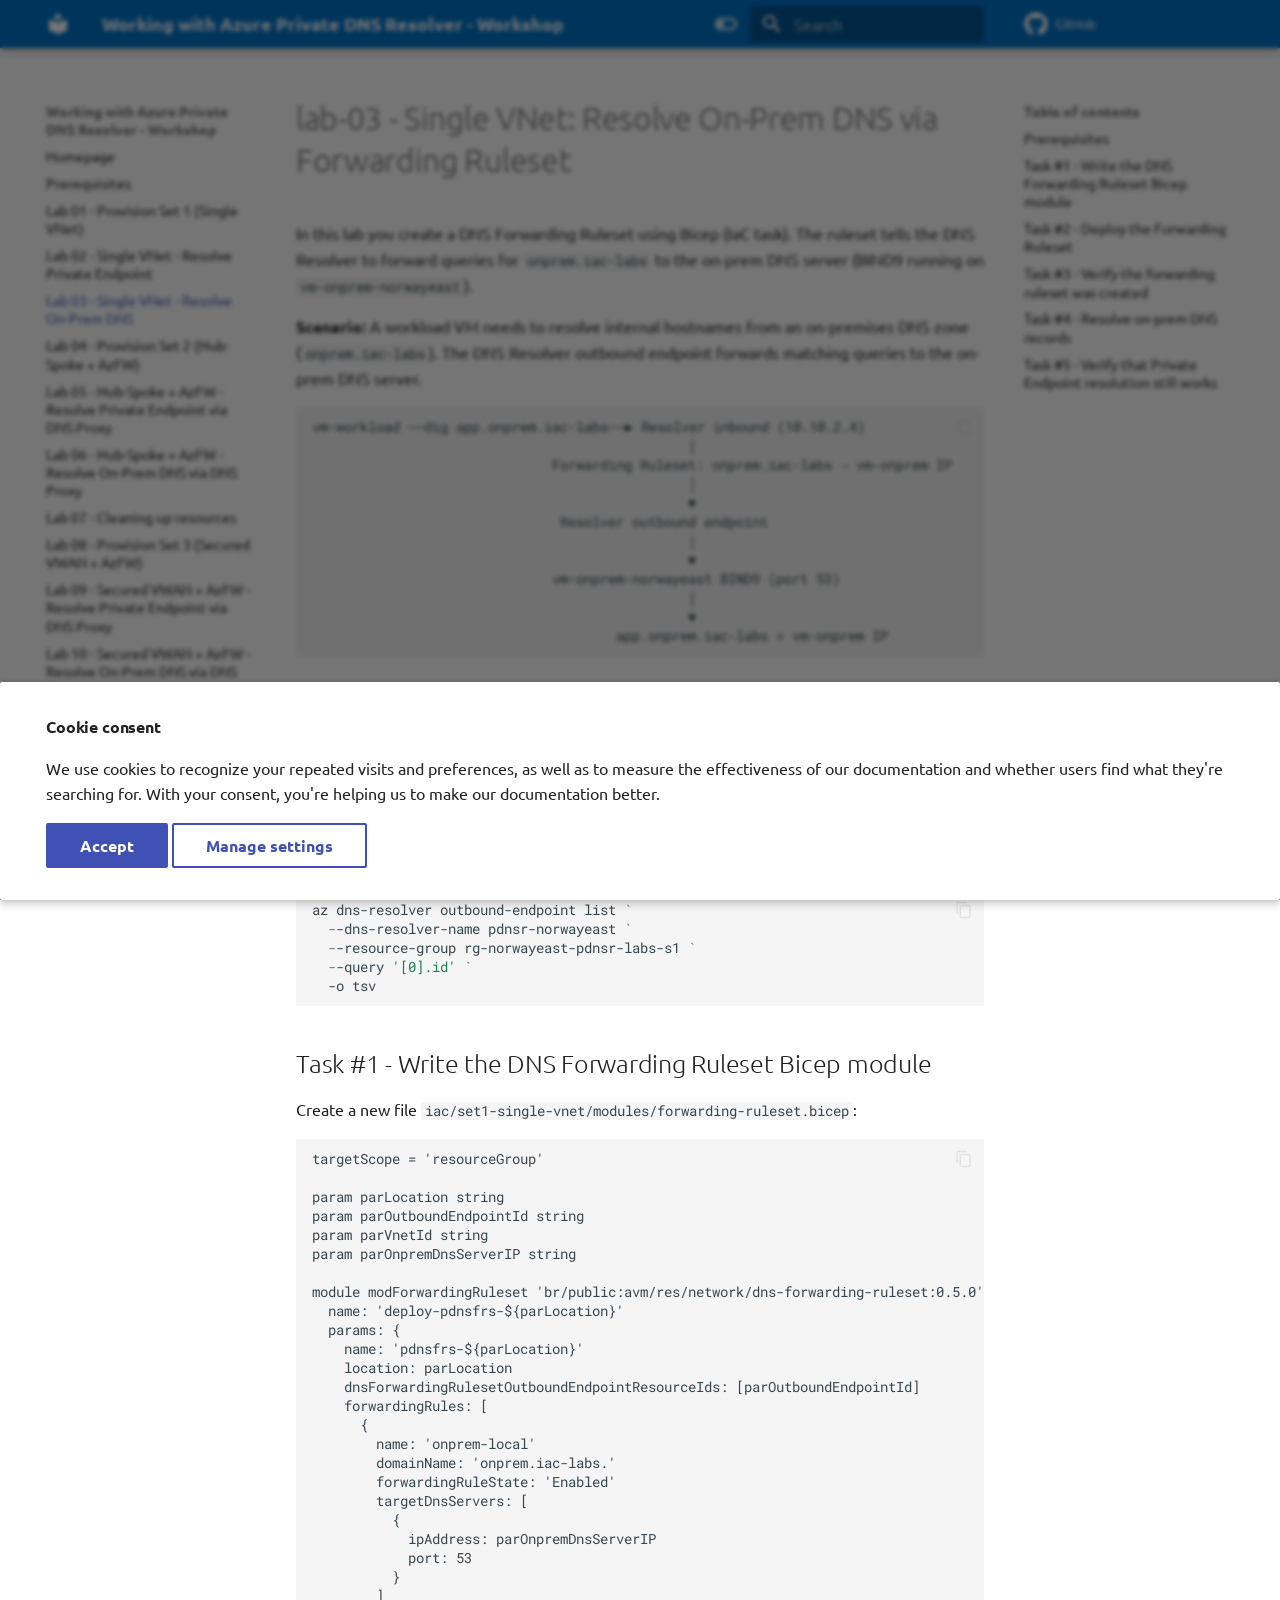
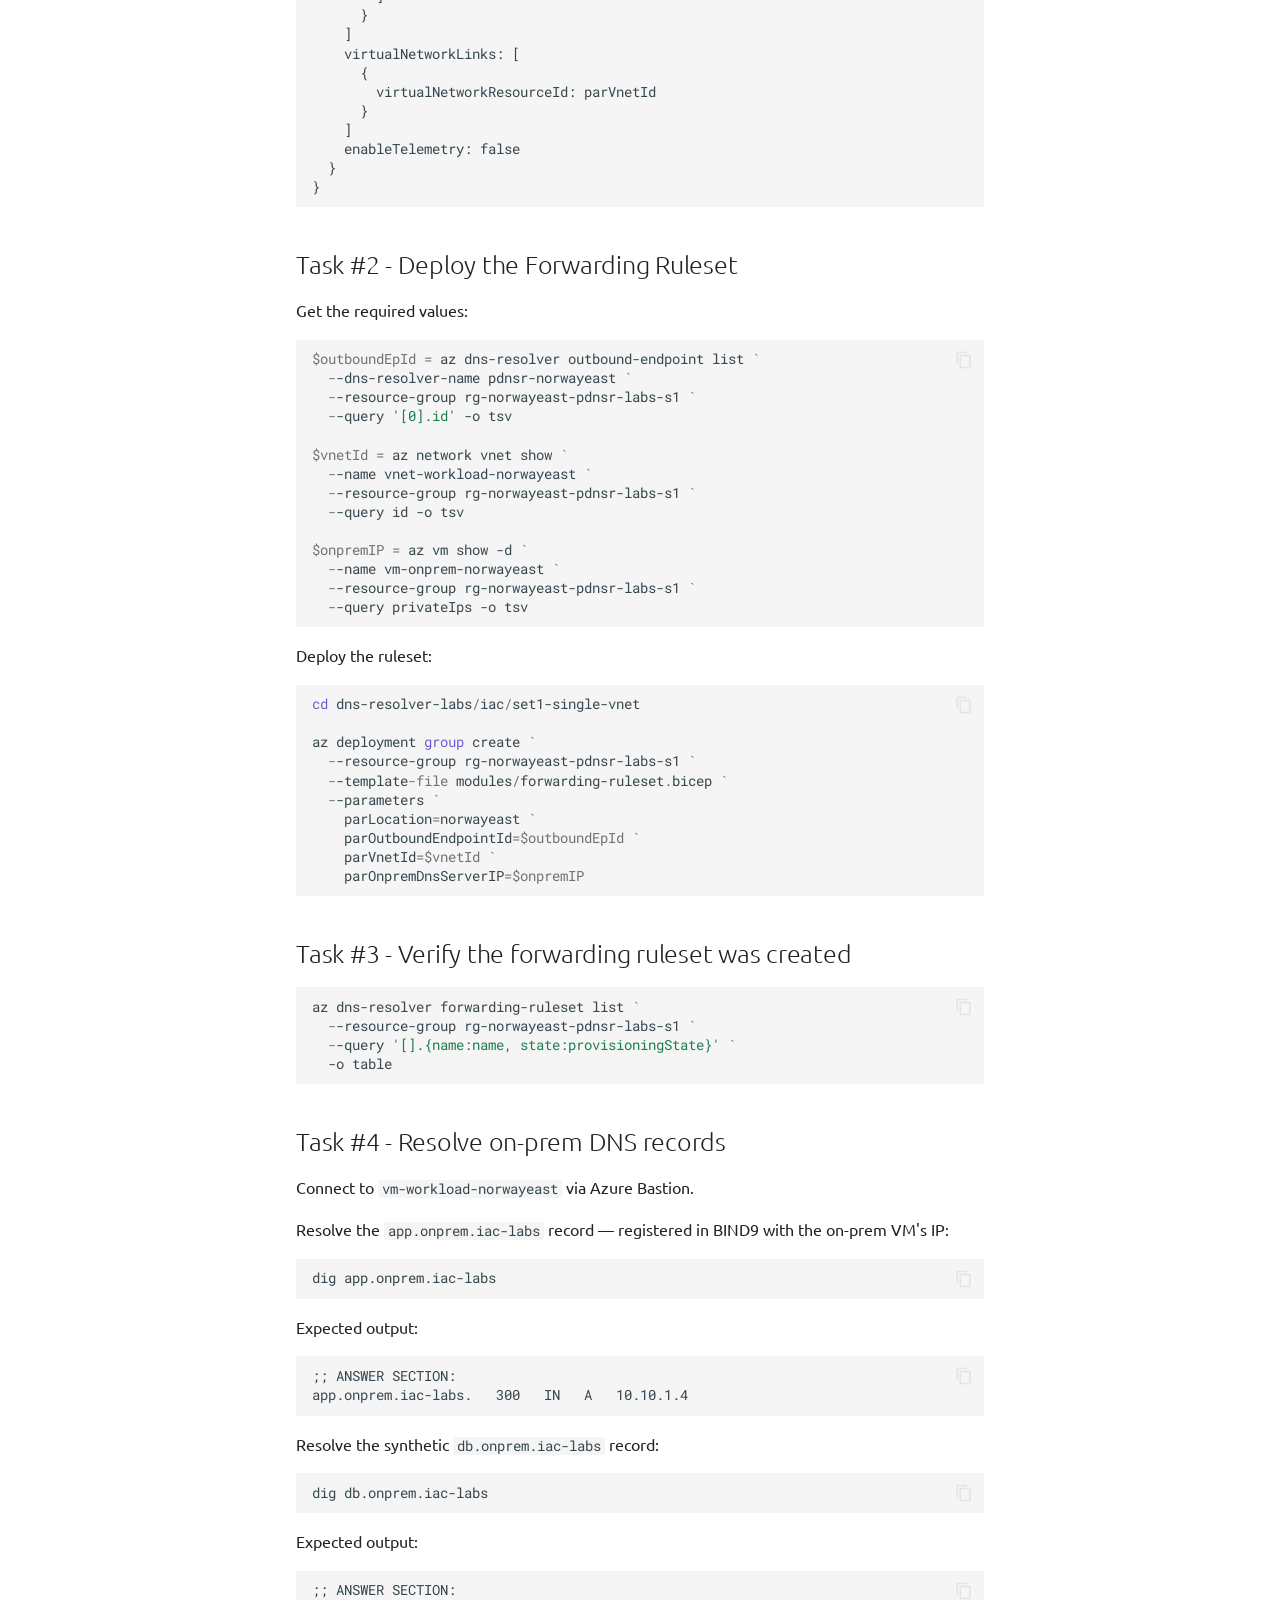
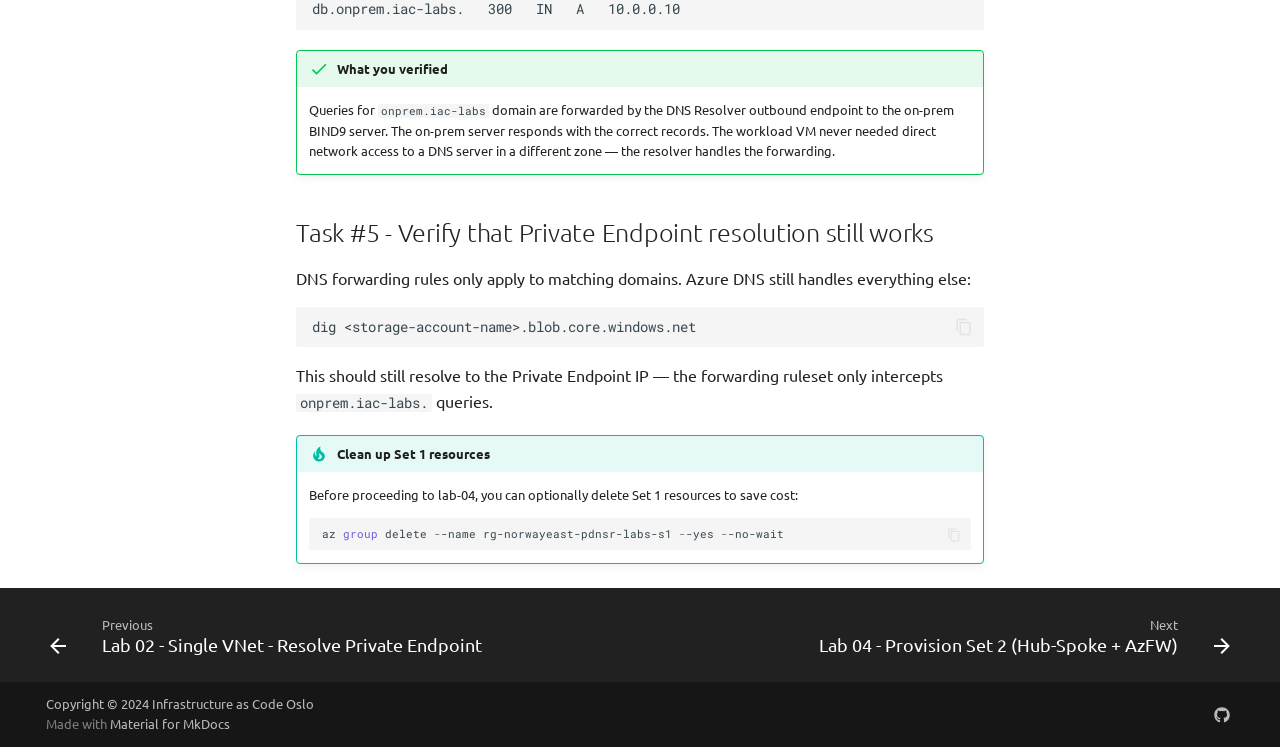
<file: labs/lab-03/index.html>
<!doctype html>
<html lang="en" class="no-js">
  <head>
    
      <meta charset="utf-8">
      <meta name="viewport" content="width=device-width,initial-scale=1">
      
        <meta name="description" content="Working with Azure Private DNS Resolver - Workshop">
      
      
        <meta name="author" content="Infrastructure as Code Oslo">
      
      
      
        <link rel="prev" href="../lab-02/">
      
      
        <link rel="next" href="../lab-04/">
      
      
        
      
      
      <link rel="icon" href="../../assets/images/favicon.png">
      <meta name="generator" content="mkdocs-1.6.1, mkdocs-material-9.7.6">
    
    
      
        <title>Lab 03 - Single VNet - Resolve On-Prem DNS - Working with Azure Private DNS Resolver - Workshop</title>
      
    
    
      <link rel="stylesheet" href="../../assets/stylesheets/main.484c7ddc.min.css">
      
        
        <link rel="stylesheet" href="../../assets/stylesheets/palette.ab4e12ef.min.css">
      
      


    
    
      
    
    
      
        
        
        <link rel="preconnect" href="https://fonts.gstatic.com" crossorigin>
        <link rel="stylesheet" href="https://fonts.googleapis.com/css?family=Ubuntu:300,300i,400,400i,700,700i%7CRoboto+Mono:400,400i,700,700i&display=fallback">
        <style>:root{--md-text-font:"Ubuntu";--md-code-font:"Roboto Mono"}</style>
      
    
    
      <link rel="stylesheet" href="../../assets/stylesheets/extra.css">
    
    <script>__md_scope=new URL("../..",location),__md_hash=e=>[...e].reduce(((e,_)=>(e<<5)-e+_.charCodeAt(0)),0),__md_get=(e,_=localStorage,t=__md_scope)=>JSON.parse(_.getItem(t.pathname+"."+e)),__md_set=(e,_,t=localStorage,a=__md_scope)=>{try{t.setItem(a.pathname+"."+e,JSON.stringify(_))}catch(e){}}</script>
    
      

    
    
  </head>
  
  
    
    
      
    
    
    
    
    <body dir="ltr" data-md-color-scheme="default" data-md-color-primary="indigo" data-md-color-accent="indigo">
  
    
    <input class="md-toggle" data-md-toggle="drawer" type="checkbox" id="__drawer" autocomplete="off">
    <input class="md-toggle" data-md-toggle="search" type="checkbox" id="__search" autocomplete="off">
    <label class="md-overlay" for="__drawer"></label>
    <div data-md-component="skip">
      
        
        <a href="#lab-03-single-vnet-resolve-on-prem-dns-via-forwarding-ruleset" class="md-skip">
          Skip to content
        </a>
      
    </div>
    <div data-md-component="announce">
      
    </div>
    
    
      

  

<header class="md-header md-header--shadow" data-md-component="header">
  <nav class="md-header__inner md-grid" aria-label="Header">
    <a href="../.." title="Working with Azure Private DNS Resolver - Workshop" class="md-header__button md-logo" aria-label="Working with Azure Private DNS Resolver - Workshop" data-md-component="logo">
      
  
  <svg xmlns="http://www.w3.org/2000/svg" viewBox="0 0 24 24"><path d="M12 8a3 3 0 0 0 3-3 3 3 0 0 0-3-3 3 3 0 0 0-3 3 3 3 0 0 0 3 3m0 3.54C9.64 9.35 6.5 8 3 8v11c3.5 0 6.64 1.35 9 3.54 2.36-2.19 5.5-3.54 9-3.54V8c-3.5 0-6.64 1.35-9 3.54"/></svg>

    </a>
    <label class="md-header__button md-icon" for="__drawer">
      
      <svg xmlns="http://www.w3.org/2000/svg" viewBox="0 0 24 24"><path d="M3 6h18v2H3zm0 5h18v2H3zm0 5h18v2H3z"/></svg>
    </label>
    <div class="md-header__title" data-md-component="header-title">
      <div class="md-header__ellipsis">
        <div class="md-header__topic">
          <span class="md-ellipsis">
            Working with Azure Private DNS Resolver - Workshop
          </span>
        </div>
        <div class="md-header__topic" data-md-component="header-topic">
          <span class="md-ellipsis">
            
              Lab 03 - Single VNet - Resolve On-Prem DNS
            
          </span>
        </div>
      </div>
    </div>
    
      
        <form class="md-header__option" data-md-component="palette">
  
    
    
    
    <input class="md-option" data-md-color-media="" data-md-color-scheme="default" data-md-color-primary="indigo" data-md-color-accent="indigo"  aria-label="Switch to dark mode"  type="radio" name="__palette" id="__palette_0">
    
      <label class="md-header__button md-icon" title="Switch to dark mode" for="__palette_1" hidden>
        <svg xmlns="http://www.w3.org/2000/svg" viewBox="0 0 24 24"><path d="M17 6H7c-3.31 0-6 2.69-6 6s2.69 6 6 6h10c3.31 0 6-2.69 6-6s-2.69-6-6-6m0 10H7c-2.21 0-4-1.79-4-4s1.79-4 4-4h10c2.21 0 4 1.79 4 4s-1.79 4-4 4M7 9c-1.66 0-3 1.34-3 3s1.34 3 3 3 3-1.34 3-3-1.34-3-3-3"/></svg>
      </label>
    
  
    
    
    
    <input class="md-option" data-md-color-media="" data-md-color-scheme="slate" data-md-color-primary="indigo" data-md-color-accent="teal"  aria-label="Switch to light mode"  type="radio" name="__palette" id="__palette_1">
    
      <label class="md-header__button md-icon" title="Switch to light mode" for="__palette_0" hidden>
        <svg xmlns="http://www.w3.org/2000/svg" viewBox="0 0 24 24"><path d="M17 7H7a5 5 0 0 0-5 5 5 5 0 0 0 5 5h10a5 5 0 0 0 5-5 5 5 0 0 0-5-5m0 8a3 3 0 0 1-3-3 3 3 0 0 1 3-3 3 3 0 0 1 3 3 3 3 0 0 1-3 3"/></svg>
      </label>
    
  
</form>
      
    
    
      <script>var palette=__md_get("__palette");if(palette&&palette.color){if("(prefers-color-scheme)"===palette.color.media){var media=matchMedia("(prefers-color-scheme: light)"),input=document.querySelector(media.matches?"[data-md-color-media='(prefers-color-scheme: light)']":"[data-md-color-media='(prefers-color-scheme: dark)']");palette.color.media=input.getAttribute("data-md-color-media"),palette.color.scheme=input.getAttribute("data-md-color-scheme"),palette.color.primary=input.getAttribute("data-md-color-primary"),palette.color.accent=input.getAttribute("data-md-color-accent")}for(var[key,value]of Object.entries(palette.color))document.body.setAttribute("data-md-color-"+key,value)}</script>
    
    
    
      
      
        <label class="md-header__button md-icon" for="__search">
          
          <svg xmlns="http://www.w3.org/2000/svg" viewBox="0 0 24 24"><path d="M9.5 3A6.5 6.5 0 0 1 16 9.5c0 1.61-.59 3.09-1.56 4.23l.27.27h.79l5 5-1.5 1.5-5-5v-.79l-.27-.27A6.52 6.52 0 0 1 9.5 16 6.5 6.5 0 0 1 3 9.5 6.5 6.5 0 0 1 9.5 3m0 2C7 5 5 7 5 9.5S7 14 9.5 14 14 12 14 9.5 12 5 9.5 5"/></svg>
        </label>
        <div class="md-search" data-md-component="search" role="dialog">
  <label class="md-search__overlay" for="__search"></label>
  <div class="md-search__inner" role="search">
    <form class="md-search__form" name="search">
      <input type="text" class="md-search__input" name="query" aria-label="Search" placeholder="Search" autocapitalize="off" autocorrect="off" autocomplete="off" spellcheck="false" data-md-component="search-query" required>
      <label class="md-search__icon md-icon" for="__search">
        
        <svg xmlns="http://www.w3.org/2000/svg" viewBox="0 0 24 24"><path d="M9.5 3A6.5 6.5 0 0 1 16 9.5c0 1.61-.59 3.09-1.56 4.23l.27.27h.79l5 5-1.5 1.5-5-5v-.79l-.27-.27A6.52 6.52 0 0 1 9.5 16 6.5 6.5 0 0 1 3 9.5 6.5 6.5 0 0 1 9.5 3m0 2C7 5 5 7 5 9.5S7 14 9.5 14 14 12 14 9.5 12 5 9.5 5"/></svg>
        
        <svg xmlns="http://www.w3.org/2000/svg" viewBox="0 0 24 24"><path d="M20 11v2H8l5.5 5.5-1.42 1.42L4.16 12l7.92-7.92L13.5 5.5 8 11z"/></svg>
      </label>
      <nav class="md-search__options" aria-label="Search">
        
        <button type="reset" class="md-search__icon md-icon" title="Clear" aria-label="Clear" tabindex="-1">
          
          <svg xmlns="http://www.w3.org/2000/svg" viewBox="0 0 24 24"><path d="M19 6.41 17.59 5 12 10.59 6.41 5 5 6.41 10.59 12 5 17.59 6.41 19 12 13.41 17.59 19 19 17.59 13.41 12z"/></svg>
        </button>
      </nav>
      
    </form>
    <div class="md-search__output">
      <div class="md-search__scrollwrap" tabindex="0" data-md-scrollfix>
        <div class="md-search-result" data-md-component="search-result">
          <div class="md-search-result__meta">
            Initializing search
          </div>
          <ol class="md-search-result__list" role="presentation"></ol>
        </div>
      </div>
    </div>
  </div>
</div>
      
    
    
      <div class="md-header__source">
        <a href="https://github.com/iac-oslo/dns-resolver-labs" title="Go to repository" class="md-source" data-md-component="source">
  <div class="md-source__icon md-icon">
    
    <svg xmlns="http://www.w3.org/2000/svg" viewBox="0 0 512 512"><!--! Font Awesome Free 7.1.0 by @fontawesome - https://fontawesome.com License - https://fontawesome.com/license/free (Icons: CC BY 4.0, Fonts: SIL OFL 1.1, Code: MIT License) Copyright 2025 Fonticons, Inc.--><path d="M173.9 397.4c0 2-2.3 3.6-5.2 3.6-3.3.3-5.6-1.3-5.6-3.6 0-2 2.3-3.6 5.2-3.6 3-.3 5.6 1.3 5.6 3.6m-31.1-4.5c-.7 2 1.3 4.3 4.3 4.9 2.6 1 5.6 0 6.2-2s-1.3-4.3-4.3-5.2c-2.6-.7-5.5.3-6.2 2.3m44.2-1.7c-2.9.7-4.9 2.6-4.6 4.9.3 2 2.9 3.3 5.9 2.6 2.9-.7 4.9-2.6 4.6-4.6-.3-1.9-3-3.2-5.9-2.9M252.8 8C114.1 8 8 113.3 8 252c0 110.9 69.8 205.8 169.5 239.2 12.8 2.3 17.3-5.6 17.3-12.1 0-6.2-.3-40.4-.3-61.4 0 0-70 15-84.7-29.8 0 0-11.4-29.1-27.8-36.6 0 0-22.9-15.7 1.6-15.4 0 0 24.9 2 38.6 25.8 21.9 38.6 58.6 27.5 72.9 20.9 2.3-16 8.8-27.1 16-33.7-55.9-6.2-112.3-14.3-112.3-110.5 0-27.5 7.6-41.3 23.6-58.9-2.6-6.5-11.1-33.3 2.6-67.9 20.9-6.5 69 27 69 27 20-5.6 41.5-8.5 62.8-8.5s42.8 2.9 62.8 8.5c0 0 48.1-33.6 69-27 13.7 34.7 5.2 61.4 2.6 67.9 16 17.7 25.8 31.5 25.8 58.9 0 96.5-58.9 104.2-114.8 110.5 9.2 7.9 17 22.9 17 46.4 0 33.7-.3 75.4-.3 83.6 0 6.5 4.6 14.4 17.3 12.1C436.2 457.8 504 362.9 504 252 504 113.3 391.5 8 252.8 8M105.2 352.9c-1.3 1-1 3.3.7 5.2 1.6 1.6 3.9 2.3 5.2 1 1.3-1 1-3.3-.7-5.2-1.6-1.6-3.9-2.3-5.2-1m-10.8-8.1c-.7 1.3.3 2.9 2.3 3.9 1.6 1 3.6.7 4.3-.7.7-1.3-.3-2.9-2.3-3.9-2-.6-3.6-.3-4.3.7m32.4 35.6c-1.6 1.3-1 4.3 1.3 6.2 2.3 2.3 5.2 2.6 6.5 1 1.3-1.3.7-4.3-1.3-6.2-2.2-2.3-5.2-2.6-6.5-1m-11.4-14.7c-1.6 1-1.6 3.6 0 5.9s4.3 3.3 5.6 2.3c1.6-1.3 1.6-3.9 0-6.2-1.4-2.3-4-3.3-5.6-2"/></svg>
  </div>
  <div class="md-source__repository">
    GitHub
  </div>
</a>
      </div>
    
  </nav>
  
</header>
    
    <div class="md-container" data-md-component="container">
      
      
        
          
        
      
      <main class="md-main" data-md-component="main">
        <div class="md-main__inner md-grid">
          
            
              
              <div class="md-sidebar md-sidebar--primary" data-md-component="sidebar" data-md-type="navigation" >
                <div class="md-sidebar__scrollwrap">
                  <div class="md-sidebar__inner">
                    



<nav class="md-nav md-nav--primary" aria-label="Navigation" data-md-level="0">
  <label class="md-nav__title" for="__drawer">
    <a href="../.." title="Working with Azure Private DNS Resolver - Workshop" class="md-nav__button md-logo" aria-label="Working with Azure Private DNS Resolver - Workshop" data-md-component="logo">
      
  
  <svg xmlns="http://www.w3.org/2000/svg" viewBox="0 0 24 24"><path d="M12 8a3 3 0 0 0 3-3 3 3 0 0 0-3-3 3 3 0 0 0-3 3 3 3 0 0 0 3 3m0 3.54C9.64 9.35 6.5 8 3 8v11c3.5 0 6.64 1.35 9 3.54 2.36-2.19 5.5-3.54 9-3.54V8c-3.5 0-6.64 1.35-9 3.54"/></svg>

    </a>
    Working with Azure Private DNS Resolver - Workshop
  </label>
  
    <div class="md-nav__source">
      <a href="https://github.com/iac-oslo/dns-resolver-labs" title="Go to repository" class="md-source" data-md-component="source">
  <div class="md-source__icon md-icon">
    
    <svg xmlns="http://www.w3.org/2000/svg" viewBox="0 0 512 512"><!--! Font Awesome Free 7.1.0 by @fontawesome - https://fontawesome.com License - https://fontawesome.com/license/free (Icons: CC BY 4.0, Fonts: SIL OFL 1.1, Code: MIT License) Copyright 2025 Fonticons, Inc.--><path d="M173.9 397.4c0 2-2.3 3.6-5.2 3.6-3.3.3-5.6-1.3-5.6-3.6 0-2 2.3-3.6 5.2-3.6 3-.3 5.6 1.3 5.6 3.6m-31.1-4.5c-.7 2 1.3 4.3 4.3 4.9 2.6 1 5.6 0 6.2-2s-1.3-4.3-4.3-5.2c-2.6-.7-5.5.3-6.2 2.3m44.2-1.7c-2.9.7-4.9 2.6-4.6 4.9.3 2 2.9 3.3 5.9 2.6 2.9-.7 4.9-2.6 4.6-4.6-.3-1.9-3-3.2-5.9-2.9M252.8 8C114.1 8 8 113.3 8 252c0 110.9 69.8 205.8 169.5 239.2 12.8 2.3 17.3-5.6 17.3-12.1 0-6.2-.3-40.4-.3-61.4 0 0-70 15-84.7-29.8 0 0-11.4-29.1-27.8-36.6 0 0-22.9-15.7 1.6-15.4 0 0 24.9 2 38.6 25.8 21.9 38.6 58.6 27.5 72.9 20.9 2.3-16 8.8-27.1 16-33.7-55.9-6.2-112.3-14.3-112.3-110.5 0-27.5 7.6-41.3 23.6-58.9-2.6-6.5-11.1-33.3 2.6-67.9 20.9-6.5 69 27 69 27 20-5.6 41.5-8.5 62.8-8.5s42.8 2.9 62.8 8.5c0 0 48.1-33.6 69-27 13.7 34.7 5.2 61.4 2.6 67.9 16 17.7 25.8 31.5 25.8 58.9 0 96.5-58.9 104.2-114.8 110.5 9.2 7.9 17 22.9 17 46.4 0 33.7-.3 75.4-.3 83.6 0 6.5 4.6 14.4 17.3 12.1C436.2 457.8 504 362.9 504 252 504 113.3 391.5 8 252.8 8M105.2 352.9c-1.3 1-1 3.3.7 5.2 1.6 1.6 3.9 2.3 5.2 1 1.3-1 1-3.3-.7-5.2-1.6-1.6-3.9-2.3-5.2-1m-10.8-8.1c-.7 1.3.3 2.9 2.3 3.9 1.6 1 3.6.7 4.3-.7.7-1.3-.3-2.9-2.3-3.9-2-.6-3.6-.3-4.3.7m32.4 35.6c-1.6 1.3-1 4.3 1.3 6.2 2.3 2.3 5.2 2.6 6.5 1 1.3-1.3.7-4.3-1.3-6.2-2.2-2.3-5.2-2.6-6.5-1m-11.4-14.7c-1.6 1-1.6 3.6 0 5.9s4.3 3.3 5.6 2.3c1.6-1.3 1.6-3.9 0-6.2-1.4-2.3-4-3.3-5.6-2"/></svg>
  </div>
  <div class="md-source__repository">
    GitHub
  </div>
</a>
    </div>
  
  <ul class="md-nav__list" data-md-scrollfix>
    
      
      
  
  
  
  
    <li class="md-nav__item">
      <a href="../.." class="md-nav__link">
        
  
  
  <span class="md-ellipsis">
    
  
    Homepage
  

    
  </span>
  
  

      </a>
    </li>
  

    
      
      
  
  
  
  
    <li class="md-nav__item">
      <a href="../../prerequisites/" class="md-nav__link">
        
  
  
  <span class="md-ellipsis">
    
  
    Prerequisites
  

    
  </span>
  
  

      </a>
    </li>
  

    
      
      
  
  
  
  
    <li class="md-nav__item">
      <a href="../lab-01/" class="md-nav__link">
        
  
  
  <span class="md-ellipsis">
    
  
    Lab 01 - Provision Set 1 (Single VNet)
  

    
  </span>
  
  

      </a>
    </li>
  

    
      
      
  
  
  
  
    <li class="md-nav__item">
      <a href="../lab-02/" class="md-nav__link">
        
  
  
  <span class="md-ellipsis">
    
  
    Lab 02 - Single VNet - Resolve Private Endpoint
  

    
  </span>
  
  

      </a>
    </li>
  

    
      
      
  
  
    
  
  
  
    <li class="md-nav__item md-nav__item--active">
      
      <input class="md-nav__toggle md-toggle" type="checkbox" id="__toc">
      
      
        
      
      
        <label class="md-nav__link md-nav__link--active" for="__toc">
          
  
  
  <span class="md-ellipsis">
    
  
    Lab 03 - Single VNet - Resolve On-Prem DNS
  

    
  </span>
  
  

          <span class="md-nav__icon md-icon"></span>
        </label>
      
      <a href="./" class="md-nav__link md-nav__link--active">
        
  
  
  <span class="md-ellipsis">
    
  
    Lab 03 - Single VNet - Resolve On-Prem DNS
  

    
  </span>
  
  

      </a>
      
        

<nav class="md-nav md-nav--secondary" aria-label="Table of contents">
  
  
  
    
  
  
    <label class="md-nav__title" for="__toc">
      <span class="md-nav__icon md-icon"></span>
      Table of contents
    </label>
    <ul class="md-nav__list" data-md-component="toc" data-md-scrollfix>
      
        <li class="md-nav__item">
  <a href="#prerequisites" class="md-nav__link">
    <span class="md-ellipsis">
      
        Prerequisites
      
    </span>
  </a>
  
</li>
      
        <li class="md-nav__item">
  <a href="#task-1-write-the-dns-forwarding-ruleset-bicep-module" class="md-nav__link">
    <span class="md-ellipsis">
      
        Task #1 - Write the DNS Forwarding Ruleset Bicep module
      
    </span>
  </a>
  
</li>
      
        <li class="md-nav__item">
  <a href="#task-2-deploy-the-forwarding-ruleset" class="md-nav__link">
    <span class="md-ellipsis">
      
        Task #2 - Deploy the Forwarding Ruleset
      
    </span>
  </a>
  
</li>
      
        <li class="md-nav__item">
  <a href="#task-3-verify-the-forwarding-ruleset-was-created" class="md-nav__link">
    <span class="md-ellipsis">
      
        Task #3 - Verify the forwarding ruleset was created
      
    </span>
  </a>
  
</li>
      
        <li class="md-nav__item">
  <a href="#task-4-resolve-on-prem-dns-records" class="md-nav__link">
    <span class="md-ellipsis">
      
        Task #4 - Resolve on-prem DNS records
      
    </span>
  </a>
  
</li>
      
        <li class="md-nav__item">
  <a href="#task-5-verify-that-private-endpoint-resolution-still-works" class="md-nav__link">
    <span class="md-ellipsis">
      
        Task #5 - Verify that Private Endpoint resolution still works
      
    </span>
  </a>
  
</li>
      
    </ul>
  
</nav>
      
    </li>
  

    
      
      
  
  
  
  
    <li class="md-nav__item">
      <a href="../lab-04/" class="md-nav__link">
        
  
  
  <span class="md-ellipsis">
    
  
    Lab 04 - Provision Set 2 (Hub-Spoke + AzFW)
  

    
  </span>
  
  

      </a>
    </li>
  

    
      
      
  
  
  
  
    <li class="md-nav__item">
      <a href="../lab-05/" class="md-nav__link">
        
  
  
  <span class="md-ellipsis">
    
  
    Lab 05 - Hub-Spoke + AzFW - Resolve Private Endpoint via DNS Proxy
  

    
  </span>
  
  

      </a>
    </li>
  

    
      
      
  
  
  
  
    <li class="md-nav__item">
      <a href="../lab-06/" class="md-nav__link">
        
  
  
  <span class="md-ellipsis">
    
  
    Lab 06 - Hub-Spoke + AzFW - Resolve On-Prem DNS via DNS Proxy
  

    
  </span>
  
  

      </a>
    </li>
  

    
      
      
  
  
  
  
    <li class="md-nav__item">
      <a href="../lab-07/" class="md-nav__link">
        
  
  
  <span class="md-ellipsis">
    
  
    Lab 07 - Cleaning up resources
  

    
  </span>
  
  

      </a>
    </li>
  

    
      
      
  
  
  
  
    <li class="md-nav__item">
      <a href="../lab-08/" class="md-nav__link">
        
  
  
  <span class="md-ellipsis">
    
  
    Lab 08 - Provision Set 3 (Secured VWAN + AzFW)
  

    
  </span>
  
  

      </a>
    </li>
  

    
      
      
  
  
  
  
    <li class="md-nav__item">
      <a href="../lab-09/" class="md-nav__link">
        
  
  
  <span class="md-ellipsis">
    
  
    Lab 09 - Secured VWAN + AzFW - Resolve Private Endpoint via DNS Proxy
  

    
  </span>
  
  

      </a>
    </li>
  

    
      
      
  
  
  
  
    <li class="md-nav__item">
      <a href="../lab-10/" class="md-nav__link">
        
  
  
  <span class="md-ellipsis">
    
  
    Lab 10 - Secured VWAN + AzFW - Resolve On-Prem DNS via DNS Proxy
  

    
  </span>
  
  

      </a>
    </li>
  

    
  </ul>
</nav>
                  </div>
                </div>
              </div>
            
            
              
              <div class="md-sidebar md-sidebar--secondary" data-md-component="sidebar" data-md-type="toc" >
                <div class="md-sidebar__scrollwrap">
                  <div class="md-sidebar__inner">
                    

<nav class="md-nav md-nav--secondary" aria-label="Table of contents">
  
  
  
    
  
  
    <label class="md-nav__title" for="__toc">
      <span class="md-nav__icon md-icon"></span>
      Table of contents
    </label>
    <ul class="md-nav__list" data-md-component="toc" data-md-scrollfix>
      
        <li class="md-nav__item">
  <a href="#prerequisites" class="md-nav__link">
    <span class="md-ellipsis">
      
        Prerequisites
      
    </span>
  </a>
  
</li>
      
        <li class="md-nav__item">
  <a href="#task-1-write-the-dns-forwarding-ruleset-bicep-module" class="md-nav__link">
    <span class="md-ellipsis">
      
        Task #1 - Write the DNS Forwarding Ruleset Bicep module
      
    </span>
  </a>
  
</li>
      
        <li class="md-nav__item">
  <a href="#task-2-deploy-the-forwarding-ruleset" class="md-nav__link">
    <span class="md-ellipsis">
      
        Task #2 - Deploy the Forwarding Ruleset
      
    </span>
  </a>
  
</li>
      
        <li class="md-nav__item">
  <a href="#task-3-verify-the-forwarding-ruleset-was-created" class="md-nav__link">
    <span class="md-ellipsis">
      
        Task #3 - Verify the forwarding ruleset was created
      
    </span>
  </a>
  
</li>
      
        <li class="md-nav__item">
  <a href="#task-4-resolve-on-prem-dns-records" class="md-nav__link">
    <span class="md-ellipsis">
      
        Task #4 - Resolve on-prem DNS records
      
    </span>
  </a>
  
</li>
      
        <li class="md-nav__item">
  <a href="#task-5-verify-that-private-endpoint-resolution-still-works" class="md-nav__link">
    <span class="md-ellipsis">
      
        Task #5 - Verify that Private Endpoint resolution still works
      
    </span>
  </a>
  
</li>
      
    </ul>
  
</nav>
                  </div>
                </div>
              </div>
            
          
          
            <div class="md-content" data-md-component="content">
              
              <article class="md-content__inner md-typeset">
                
                  


  
  


<h1 id="lab-03-single-vnet-resolve-on-prem-dns-via-forwarding-ruleset">lab-03 - Single VNet: Resolve On-Prem DNS via Forwarding Ruleset<a class="headerlink" href="#lab-03-single-vnet-resolve-on-prem-dns-via-forwarding-ruleset" title="Permanent link">&para;</a></h1>
<p>In this lab you create a DNS Forwarding Ruleset using Bicep (IaC task). The ruleset tells the DNS Resolver to forward queries for <code>onprem.iac-labs</code> to the on-prem DNS server (BIND9 running on <code>vm-onprem-norwayeast</code>).</p>
<p><strong>Scenario:</strong> A workload VM needs to resolve internal hostnames from an on-premises DNS zone (<code>onprem.iac-labs</code>). The DNS Resolver outbound endpoint forwards matching queries to the on-prem DNS server.</p>
<div class="highlight"><pre><span></span><code><a id="__codelineno-0-1" name="__codelineno-0-1" href="#__codelineno-0-1"></a>vm-workload ──dig app.onprem.iac-labs──► Resolver inbound (10.10.2.4)
<a id="__codelineno-0-2" name="__codelineno-0-2" href="#__codelineno-0-2"></a>                                               │
<a id="__codelineno-0-3" name="__codelineno-0-3" href="#__codelineno-0-3"></a>                              Forwarding Ruleset: onprem.iac-labs → vm-onprem IP
<a id="__codelineno-0-4" name="__codelineno-0-4" href="#__codelineno-0-4"></a>                                               │
<a id="__codelineno-0-5" name="__codelineno-0-5" href="#__codelineno-0-5"></a>                                               ▼
<a id="__codelineno-0-6" name="__codelineno-0-6" href="#__codelineno-0-6"></a>                               Resolver outbound endpoint
<a id="__codelineno-0-7" name="__codelineno-0-7" href="#__codelineno-0-7"></a>                                               │
<a id="__codelineno-0-8" name="__codelineno-0-8" href="#__codelineno-0-8"></a>                                               ▼
<a id="__codelineno-0-9" name="__codelineno-0-9" href="#__codelineno-0-9"></a>                              vm-onprem-norwayeast BIND9 (port 53)
<a id="__codelineno-0-10" name="__codelineno-0-10" href="#__codelineno-0-10"></a>                                               │
<a id="__codelineno-0-11" name="__codelineno-0-11" href="#__codelineno-0-11"></a>                                               ▼
<a id="__codelineno-0-12" name="__codelineno-0-12" href="#__codelineno-0-12"></a>                                      app.onprem.iac-labs = vm-onprem IP
</code></pre></div>
<h2 id="prerequisites">Prerequisites<a class="headerlink" href="#prerequisites" title="Permanent link">&para;</a></h2>
<ul>
<li>Lab-02 completed</li>
<li>VNet DNS server already set to <code>10.10.2.4</code> (DNS Resolver inbound)</li>
<li>On-prem VM IP noted (expected: <code>10.10.1.4</code>)</li>
<li>Outbound endpoint resource ID noted:</li>
</ul>
<div class="highlight"><pre><span></span><code><a id="__codelineno-1-1" name="__codelineno-1-1" href="#__codelineno-1-1"></a><span class="n">az</span> <span class="n">dns-resolver</span> <span class="n">outbound-endpoint</span> <span class="n">list</span> <span class="p">`</span>
<a id="__codelineno-1-2" name="__codelineno-1-2" href="#__codelineno-1-2"></a>  <span class="p">-</span><span class="n">-dns-resolver-name</span> <span class="n">pdnsr-norwayeast</span> <span class="p">`</span>
<a id="__codelineno-1-3" name="__codelineno-1-3" href="#__codelineno-1-3"></a>  <span class="p">-</span><span class="n">-resource-group</span> <span class="n">rg-norwayeast-pdnsr-labs-s1</span> <span class="p">`</span>
<a id="__codelineno-1-4" name="__codelineno-1-4" href="#__codelineno-1-4"></a>  <span class="p">-</span><span class="n">-query</span> <span class="s1">&#39;[0].id&#39;</span> <span class="p">`</span>
<a id="__codelineno-1-5" name="__codelineno-1-5" href="#__codelineno-1-5"></a>  <span class="n">-o</span> <span class="n">tsv</span>
</code></pre></div>
<h2 id="task-1-write-the-dns-forwarding-ruleset-bicep-module">Task #1 - Write the DNS Forwarding Ruleset Bicep module<a class="headerlink" href="#task-1-write-the-dns-forwarding-ruleset-bicep-module" title="Permanent link">&para;</a></h2>
<p>Create a new file <code>iac/set1-single-vnet/modules/forwarding-ruleset.bicep</code>:</p>
<div class="highlight"><pre><span></span><code><a id="__codelineno-2-1" name="__codelineno-2-1" href="#__codelineno-2-1"></a>targetScope = &#39;resourceGroup&#39;
<a id="__codelineno-2-2" name="__codelineno-2-2" href="#__codelineno-2-2"></a>
<a id="__codelineno-2-3" name="__codelineno-2-3" href="#__codelineno-2-3"></a>param parLocation string
<a id="__codelineno-2-4" name="__codelineno-2-4" href="#__codelineno-2-4"></a>param parOutboundEndpointId string
<a id="__codelineno-2-5" name="__codelineno-2-5" href="#__codelineno-2-5"></a>param parVnetId string
<a id="__codelineno-2-6" name="__codelineno-2-6" href="#__codelineno-2-6"></a>param parOnpremDnsServerIP string
<a id="__codelineno-2-7" name="__codelineno-2-7" href="#__codelineno-2-7"></a>
<a id="__codelineno-2-8" name="__codelineno-2-8" href="#__codelineno-2-8"></a>module modForwardingRuleset &#39;br/public:avm/res/network/dns-forwarding-ruleset:0.5.0&#39; = {
<a id="__codelineno-2-9" name="__codelineno-2-9" href="#__codelineno-2-9"></a>  name: &#39;deploy-pdnsfrs-${parLocation}&#39;
<a id="__codelineno-2-10" name="__codelineno-2-10" href="#__codelineno-2-10"></a>  params: {
<a id="__codelineno-2-11" name="__codelineno-2-11" href="#__codelineno-2-11"></a>    name: &#39;pdnsfrs-${parLocation}&#39;
<a id="__codelineno-2-12" name="__codelineno-2-12" href="#__codelineno-2-12"></a>    location: parLocation
<a id="__codelineno-2-13" name="__codelineno-2-13" href="#__codelineno-2-13"></a>    dnsForwardingRulesetOutboundEndpointResourceIds: [parOutboundEndpointId]
<a id="__codelineno-2-14" name="__codelineno-2-14" href="#__codelineno-2-14"></a>    forwardingRules: [
<a id="__codelineno-2-15" name="__codelineno-2-15" href="#__codelineno-2-15"></a>      {
<a id="__codelineno-2-16" name="__codelineno-2-16" href="#__codelineno-2-16"></a>        name: &#39;onprem-local&#39;
<a id="__codelineno-2-17" name="__codelineno-2-17" href="#__codelineno-2-17"></a>        domainName: &#39;onprem.iac-labs.&#39;
<a id="__codelineno-2-18" name="__codelineno-2-18" href="#__codelineno-2-18"></a>        forwardingRuleState: &#39;Enabled&#39;
<a id="__codelineno-2-19" name="__codelineno-2-19" href="#__codelineno-2-19"></a>        targetDnsServers: [
<a id="__codelineno-2-20" name="__codelineno-2-20" href="#__codelineno-2-20"></a>          {
<a id="__codelineno-2-21" name="__codelineno-2-21" href="#__codelineno-2-21"></a>            ipAddress: parOnpremDnsServerIP
<a id="__codelineno-2-22" name="__codelineno-2-22" href="#__codelineno-2-22"></a>            port: 53
<a id="__codelineno-2-23" name="__codelineno-2-23" href="#__codelineno-2-23"></a>          }
<a id="__codelineno-2-24" name="__codelineno-2-24" href="#__codelineno-2-24"></a>        ]
<a id="__codelineno-2-25" name="__codelineno-2-25" href="#__codelineno-2-25"></a>      }
<a id="__codelineno-2-26" name="__codelineno-2-26" href="#__codelineno-2-26"></a>    ]
<a id="__codelineno-2-27" name="__codelineno-2-27" href="#__codelineno-2-27"></a>    virtualNetworkLinks: [
<a id="__codelineno-2-28" name="__codelineno-2-28" href="#__codelineno-2-28"></a>      {
<a id="__codelineno-2-29" name="__codelineno-2-29" href="#__codelineno-2-29"></a>        virtualNetworkResourceId: parVnetId
<a id="__codelineno-2-30" name="__codelineno-2-30" href="#__codelineno-2-30"></a>      }
<a id="__codelineno-2-31" name="__codelineno-2-31" href="#__codelineno-2-31"></a>    ]
<a id="__codelineno-2-32" name="__codelineno-2-32" href="#__codelineno-2-32"></a>    enableTelemetry: false
<a id="__codelineno-2-33" name="__codelineno-2-33" href="#__codelineno-2-33"></a>  }
<a id="__codelineno-2-34" name="__codelineno-2-34" href="#__codelineno-2-34"></a>}
</code></pre></div>
<h2 id="task-2-deploy-the-forwarding-ruleset">Task #2 - Deploy the Forwarding Ruleset<a class="headerlink" href="#task-2-deploy-the-forwarding-ruleset" title="Permanent link">&para;</a></h2>
<p>Get the required values:</p>
<div class="highlight"><pre><span></span><code><a id="__codelineno-3-1" name="__codelineno-3-1" href="#__codelineno-3-1"></a><span class="nv">$outboundEpId</span> <span class="p">=</span> <span class="n">az</span> <span class="n">dns-resolver</span> <span class="n">outbound-endpoint</span> <span class="n">list</span> <span class="p">`</span>
<a id="__codelineno-3-2" name="__codelineno-3-2" href="#__codelineno-3-2"></a>  <span class="p">-</span><span class="n">-dns-resolver-name</span> <span class="n">pdnsr-norwayeast</span> <span class="p">`</span>
<a id="__codelineno-3-3" name="__codelineno-3-3" href="#__codelineno-3-3"></a>  <span class="p">-</span><span class="n">-resource-group</span> <span class="n">rg-norwayeast-pdnsr-labs-s1</span> <span class="p">`</span>
<a id="__codelineno-3-4" name="__codelineno-3-4" href="#__codelineno-3-4"></a>  <span class="p">-</span><span class="n">-query</span> <span class="s1">&#39;[0].id&#39;</span> <span class="n">-o</span> <span class="n">tsv</span>
<a id="__codelineno-3-5" name="__codelineno-3-5" href="#__codelineno-3-5"></a>
<a id="__codelineno-3-6" name="__codelineno-3-6" href="#__codelineno-3-6"></a><span class="nv">$vnetId</span> <span class="p">=</span> <span class="n">az</span> <span class="n">network</span> <span class="n">vnet</span> <span class="n">show</span> <span class="p">`</span>
<a id="__codelineno-3-7" name="__codelineno-3-7" href="#__codelineno-3-7"></a>  <span class="p">-</span><span class="n">-name</span> <span class="n">vnet-workload-norwayeast</span> <span class="p">`</span>
<a id="__codelineno-3-8" name="__codelineno-3-8" href="#__codelineno-3-8"></a>  <span class="p">-</span><span class="n">-resource-group</span> <span class="n">rg-norwayeast-pdnsr-labs-s1</span> <span class="p">`</span>
<a id="__codelineno-3-9" name="__codelineno-3-9" href="#__codelineno-3-9"></a>  <span class="p">-</span><span class="n">-query</span> <span class="n">id</span> <span class="n">-o</span> <span class="n">tsv</span>
<a id="__codelineno-3-10" name="__codelineno-3-10" href="#__codelineno-3-10"></a>
<a id="__codelineno-3-11" name="__codelineno-3-11" href="#__codelineno-3-11"></a><span class="nv">$onpremIP</span> <span class="p">=</span> <span class="n">az</span> <span class="n">vm</span> <span class="n">show</span> <span class="n">-d</span> <span class="p">`</span>
<a id="__codelineno-3-12" name="__codelineno-3-12" href="#__codelineno-3-12"></a>  <span class="p">-</span><span class="n">-name</span> <span class="n">vm-onprem-norwayeast</span> <span class="p">`</span>
<a id="__codelineno-3-13" name="__codelineno-3-13" href="#__codelineno-3-13"></a>  <span class="p">-</span><span class="n">-resource-group</span> <span class="n">rg-norwayeast-pdnsr-labs-s1</span> <span class="p">`</span>
<a id="__codelineno-3-14" name="__codelineno-3-14" href="#__codelineno-3-14"></a>  <span class="p">-</span><span class="n">-query</span> <span class="n">privateIps</span> <span class="n">-o</span> <span class="n">tsv</span>
</code></pre></div>
<p>Deploy the ruleset:</p>
<div class="highlight"><pre><span></span><code><a id="__codelineno-4-1" name="__codelineno-4-1" href="#__codelineno-4-1"></a><span class="nb">cd </span><span class="n">dns-resolver-labs</span><span class="p">/</span><span class="n">iac</span><span class="p">/</span><span class="n">set1-single-vnet</span>
<a id="__codelineno-4-2" name="__codelineno-4-2" href="#__codelineno-4-2"></a>
<a id="__codelineno-4-3" name="__codelineno-4-3" href="#__codelineno-4-3"></a><span class="n">az</span> <span class="n">deployment</span> <span class="nb">group </span><span class="n">create</span> <span class="p">`</span>
<a id="__codelineno-4-4" name="__codelineno-4-4" href="#__codelineno-4-4"></a>  <span class="p">-</span><span class="n">-resource-group</span> <span class="n">rg-norwayeast-pdnsr-labs-s1</span> <span class="p">`</span>
<a id="__codelineno-4-5" name="__codelineno-4-5" href="#__codelineno-4-5"></a>  <span class="p">-</span><span class="n">-template</span><span class="o">-file</span> <span class="n">modules</span><span class="p">/</span><span class="n">forwarding-ruleset</span><span class="p">.</span><span class="n">bicep</span> <span class="p">`</span>
<a id="__codelineno-4-6" name="__codelineno-4-6" href="#__codelineno-4-6"></a>  <span class="p">-</span><span class="n">-parameters</span> <span class="p">`</span>
<a id="__codelineno-4-7" name="__codelineno-4-7" href="#__codelineno-4-7"></a>    <span class="n">parLocation</span><span class="p">=</span><span class="n">norwayeast</span> <span class="p">`</span>
<a id="__codelineno-4-8" name="__codelineno-4-8" href="#__codelineno-4-8"></a>    <span class="n">parOutboundEndpointId</span><span class="p">=</span><span class="nv">$outboundEpId</span> <span class="p">`</span>
<a id="__codelineno-4-9" name="__codelineno-4-9" href="#__codelineno-4-9"></a>    <span class="n">parVnetId</span><span class="p">=</span><span class="nv">$vnetId</span> <span class="p">`</span>
<a id="__codelineno-4-10" name="__codelineno-4-10" href="#__codelineno-4-10"></a>    <span class="n">parOnpremDnsServerIP</span><span class="p">=</span><span class="nv">$onpremIP</span>
</code></pre></div>
<h2 id="task-3-verify-the-forwarding-ruleset-was-created">Task #3 - Verify the forwarding ruleset was created<a class="headerlink" href="#task-3-verify-the-forwarding-ruleset-was-created" title="Permanent link">&para;</a></h2>
<div class="highlight"><pre><span></span><code><a id="__codelineno-5-1" name="__codelineno-5-1" href="#__codelineno-5-1"></a><span class="n">az</span> <span class="n">dns-resolver</span> <span class="n">forwarding-ruleset</span> <span class="n">list</span> <span class="p">`</span>
<a id="__codelineno-5-2" name="__codelineno-5-2" href="#__codelineno-5-2"></a>  <span class="p">-</span><span class="n">-resource-group</span> <span class="n">rg-norwayeast-pdnsr-labs-s1</span> <span class="p">`</span>
<a id="__codelineno-5-3" name="__codelineno-5-3" href="#__codelineno-5-3"></a>  <span class="p">-</span><span class="n">-query</span> <span class="s1">&#39;[].{name:name, state:provisioningState}&#39;</span> <span class="p">`</span>
<a id="__codelineno-5-4" name="__codelineno-5-4" href="#__codelineno-5-4"></a>  <span class="n">-o</span> <span class="n">table</span>
</code></pre></div>
<h2 id="task-4-resolve-on-prem-dns-records">Task #4 - Resolve on-prem DNS records<a class="headerlink" href="#task-4-resolve-on-prem-dns-records" title="Permanent link">&para;</a></h2>
<p>Connect to <code>vm-workload-norwayeast</code> via Azure Bastion.</p>
<p>Resolve the <code>app.onprem.iac-labs</code> record — registered in BIND9 with the on-prem VM's IP:</p>
<div class="highlight"><pre><span></span><code><a id="__codelineno-6-1" name="__codelineno-6-1" href="#__codelineno-6-1"></a>dig<span class="w"> </span>app.onprem.iac-labs
</code></pre></div>
<p>Expected output:</p>
<div class="highlight"><pre><span></span><code><a id="__codelineno-7-1" name="__codelineno-7-1" href="#__codelineno-7-1"></a>;; ANSWER SECTION:
<a id="__codelineno-7-2" name="__codelineno-7-2" href="#__codelineno-7-2"></a>app.onprem.iac-labs.   300   IN   A   10.10.1.4
</code></pre></div>
<p>Resolve the synthetic <code>db.onprem.iac-labs</code> record:</p>
<div class="highlight"><pre><span></span><code><a id="__codelineno-8-1" name="__codelineno-8-1" href="#__codelineno-8-1"></a>dig<span class="w"> </span>db.onprem.iac-labs
</code></pre></div>
<p>Expected output:</p>
<div class="highlight"><pre><span></span><code><a id="__codelineno-9-1" name="__codelineno-9-1" href="#__codelineno-9-1"></a>;; ANSWER SECTION:
<a id="__codelineno-9-2" name="__codelineno-9-2" href="#__codelineno-9-2"></a>db.onprem.iac-labs.   300   IN   A   10.0.0.10
</code></pre></div>
<div class="admonition success">
<p class="admonition-title">What you verified</p>
<p>Queries for <code>onprem.iac-labs</code> domain are forwarded by the DNS Resolver outbound endpoint to the on-prem BIND9 server. The on-prem server responds with the correct records. The workload VM never needed direct network access to a DNS server in a different zone — the resolver handles the forwarding.</p>
</div>
<h2 id="task-5-verify-that-private-endpoint-resolution-still-works">Task #5 - Verify that Private Endpoint resolution still works<a class="headerlink" href="#task-5-verify-that-private-endpoint-resolution-still-works" title="Permanent link">&para;</a></h2>
<p>DNS forwarding rules only apply to matching domains. Azure DNS still handles everything else:</p>
<div class="highlight"><pre><span></span><code><a id="__codelineno-10-1" name="__codelineno-10-1" href="#__codelineno-10-1"></a>dig<span class="w"> </span>&lt;storage-account-name&gt;.blob.core.windows.net
</code></pre></div>
<p>This should still resolve to the Private Endpoint IP — the forwarding ruleset only intercepts <code>onprem.iac-labs.</code> queries.</p>
<div class="admonition tip">
<p class="admonition-title">Clean up Set 1 resources</p>
<p>Before proceeding to lab-04, you can optionally delete Set 1 resources to save cost:
<div class="highlight"><pre><span></span><code><a id="__codelineno-11-1" name="__codelineno-11-1" href="#__codelineno-11-1"></a><span class="n">az</span> <span class="nb">group </span><span class="n">delete</span> <span class="p">-</span><span class="n">-name</span> <span class="n">rg-norwayeast-pdnsr-labs-s1</span> <span class="p">-</span><span class="n">-yes</span> <span class="p">-</span><span class="n">-no-wait</span>
</code></pre></div></p>
</div>












                
              </article>
            </div>
          
          
  <script>var tabs=__md_get("__tabs");if(Array.isArray(tabs))e:for(var set of document.querySelectorAll(".tabbed-set")){var labels=set.querySelector(".tabbed-labels");for(var tab of tabs)for(var label of labels.getElementsByTagName("label"))if(label.innerText.trim()===tab){var input=document.getElementById(label.htmlFor);input.checked=!0;continue e}}</script>

<script>var target=document.getElementById(location.hash.slice(1));target&&target.name&&(target.checked=target.name.startsWith("__tabbed_"))</script>
        </div>
        
          <button type="button" class="md-top md-icon" data-md-component="top" hidden>
  
  <svg xmlns="http://www.w3.org/2000/svg" viewBox="0 0 24 24"><path d="M13 20h-2V8l-5.5 5.5-1.42-1.42L12 4.16l7.92 7.92-1.42 1.42L13 8z"/></svg>
  Back to top
</button>
        
      </main>
      
        <footer class="md-footer">
  
    
      
      <nav class="md-footer__inner md-grid" aria-label="Footer" >
        
          
          <a href="../lab-02/" class="md-footer__link md-footer__link--prev" aria-label="Previous: Lab 02 - Single VNet - Resolve Private Endpoint">
            <div class="md-footer__button md-icon">
              
              <svg xmlns="http://www.w3.org/2000/svg" viewBox="0 0 24 24"><path d="M20 11v2H8l5.5 5.5-1.42 1.42L4.16 12l7.92-7.92L13.5 5.5 8 11z"/></svg>
            </div>
            <div class="md-footer__title">
              <span class="md-footer__direction">
                Previous
              </span>
              <div class="md-ellipsis">
                Lab 02 - Single VNet - Resolve Private Endpoint
              </div>
            </div>
          </a>
        
        
          
          <a href="../lab-04/" class="md-footer__link md-footer__link--next" aria-label="Next: Lab 04 - Provision Set 2 (Hub-Spoke + AzFW)">
            <div class="md-footer__title">
              <span class="md-footer__direction">
                Next
              </span>
              <div class="md-ellipsis">
                Lab 04 - Provision Set 2 (Hub-Spoke + AzFW)
              </div>
            </div>
            <div class="md-footer__button md-icon">
              
              <svg xmlns="http://www.w3.org/2000/svg" viewBox="0 0 24 24"><path d="M4 11v2h12l-5.5 5.5 1.42 1.42L19.84 12l-7.92-7.92L10.5 5.5 16 11z"/></svg>
            </div>
          </a>
        
      </nav>
    
  
  <div class="md-footer-meta md-typeset">
    <div class="md-footer-meta__inner md-grid">
      <div class="md-copyright">
  
    <div class="md-copyright__highlight">
      Copyright &copy; 2024 Infrastructure as Code Oslo
    </div>
  
  
    Made with
    <a href="https://squidfunk.github.io/mkdocs-material/" target="_blank" rel="noopener">
      Material for MkDocs
    </a>
  
</div>
      
        
<div class="md-social">
  
    
    
    
    
      
      
    
    <a href="https://github.com/iac-oslo/dns-resolver-labs" target="_blank" rel="noopener" title="github.com" class="md-social__link">
      <svg xmlns="http://www.w3.org/2000/svg" viewBox="0 0 512 512"><!--! Font Awesome Free 7.1.0 by @fontawesome - https://fontawesome.com License - https://fontawesome.com/license/free (Icons: CC BY 4.0, Fonts: SIL OFL 1.1, Code: MIT License) Copyright 2025 Fonticons, Inc.--><path d="M173.9 397.4c0 2-2.3 3.6-5.2 3.6-3.3.3-5.6-1.3-5.6-3.6 0-2 2.3-3.6 5.2-3.6 3-.3 5.6 1.3 5.6 3.6m-31.1-4.5c-.7 2 1.3 4.3 4.3 4.9 2.6 1 5.6 0 6.2-2s-1.3-4.3-4.3-5.2c-2.6-.7-5.5.3-6.2 2.3m44.2-1.7c-2.9.7-4.9 2.6-4.6 4.9.3 2 2.9 3.3 5.9 2.6 2.9-.7 4.9-2.6 4.6-4.6-.3-1.9-3-3.2-5.9-2.9M252.8 8C114.1 8 8 113.3 8 252c0 110.9 69.8 205.8 169.5 239.2 12.8 2.3 17.3-5.6 17.3-12.1 0-6.2-.3-40.4-.3-61.4 0 0-70 15-84.7-29.8 0 0-11.4-29.1-27.8-36.6 0 0-22.9-15.7 1.6-15.4 0 0 24.9 2 38.6 25.8 21.9 38.6 58.6 27.5 72.9 20.9 2.3-16 8.8-27.1 16-33.7-55.9-6.2-112.3-14.3-112.3-110.5 0-27.5 7.6-41.3 23.6-58.9-2.6-6.5-11.1-33.3 2.6-67.9 20.9-6.5 69 27 69 27 20-5.6 41.5-8.5 62.8-8.5s42.8 2.9 62.8 8.5c0 0 48.1-33.6 69-27 13.7 34.7 5.2 61.4 2.6 67.9 16 17.7 25.8 31.5 25.8 58.9 0 96.5-58.9 104.2-114.8 110.5 9.2 7.9 17 22.9 17 46.4 0 33.7-.3 75.4-.3 83.6 0 6.5 4.6 14.4 17.3 12.1C436.2 457.8 504 362.9 504 252 504 113.3 391.5 8 252.8 8M105.2 352.9c-1.3 1-1 3.3.7 5.2 1.6 1.6 3.9 2.3 5.2 1 1.3-1 1-3.3-.7-5.2-1.6-1.6-3.9-2.3-5.2-1m-10.8-8.1c-.7 1.3.3 2.9 2.3 3.9 1.6 1 3.6.7 4.3-.7.7-1.3-.3-2.9-2.3-3.9-2-.6-3.6-.3-4.3.7m32.4 35.6c-1.6 1.3-1 4.3 1.3 6.2 2.3 2.3 5.2 2.6 6.5 1 1.3-1.3.7-4.3-1.3-6.2-2.2-2.3-5.2-2.6-6.5-1m-11.4-14.7c-1.6 1-1.6 3.6 0 5.9s4.3 3.3 5.6 2.3c1.6-1.3 1.6-3.9 0-6.2-1.4-2.3-4-3.3-5.6-2"/></svg>
    </a>
  
</div>
      
    </div>
  </div>
</footer>
      
    </div>
    <div class="md-dialog" data-md-component="dialog">
      <div class="md-dialog__inner md-typeset"></div>
    </div>
    
    
      <div class="md-consent" data-md-component="consent" id="__consent" hidden>
        <div class="md-consent__overlay"></div>
        <aside class="md-consent__inner">
          <form class="md-consent__form md-grid md-typeset" name="consent">
            


  


<h4>Cookie consent</h4>
<p>We use cookies to recognize your repeated visits and preferences, as well as to measure the effectiveness of our documentation and whether users find what they're searching for. With your consent, you're helping us to make our documentation better.</p>
<input class="md-toggle" type="checkbox" id="__settings" >
<div class="md-consent__settings">
  <ul class="task-list">
    
    
      
    
    
      
        
  
  
    
    
  
  <li class="task-list-item">
    <label class="task-list-control">
      <input type="checkbox" name="github" checked>
      <span class="task-list-indicator"></span>
      GitHub
    </label>
  </li>

      
    
    
  </ul>
</div>
<div class="md-consent__controls">
  
    
      <button class="md-button md-button--primary">Accept</button>
    
    
    
  
    
    
    
      <label class="md-button" for="__settings">Manage settings</label>
    
  
</div>
          </form>
        </aside>
      </div>
      <script>var consent=__md_get("__consent");if(consent)for(var input of document.forms.consent.elements)input.name&&(input.checked=consent[input.name]||!1);else"file:"!==location.protocol&&setTimeout((function(){document.querySelector("[data-md-component=consent]").hidden=!1}),250);var form=document.forms.consent;for(var action of["submit","reset"])form.addEventListener(action,(function(e){if(e.preventDefault(),"reset"===e.type)for(var n of document.forms.consent.elements)n.name&&(n.checked=!1);__md_set("__consent",Object.fromEntries(Array.from(new FormData(form).keys()).map((function(e){return[e,!0]})))),location.hash="",location.reload()}))</script>
    
    
      
      
      <script id="__config" type="application/json">{"annotate": null, "base": "../..", "features": ["header.autohide", "navigation.instant", "navigation.indexes", "navigation.top", "navigation.footer", "content.code.copy", "content.code.annotate", "content.tabs.link"], "search": "../../assets/javascripts/workers/search.2c215733.min.js", "tags": null, "translations": {"clipboard.copied": "Copied to clipboard", "clipboard.copy": "Copy to clipboard", "search.result.more.one": "1 more on this page", "search.result.more.other": "# more on this page", "search.result.none": "No matching documents", "search.result.one": "1 matching document", "search.result.other": "# matching documents", "search.result.placeholder": "Type to start searching", "search.result.term.missing": "Missing", "select.version": "Select version"}, "version": null}</script>
    
    
      <script src="../../assets/javascripts/bundle.79ae519e.min.js"></script>
      
    
  </body>
</html>
</file>
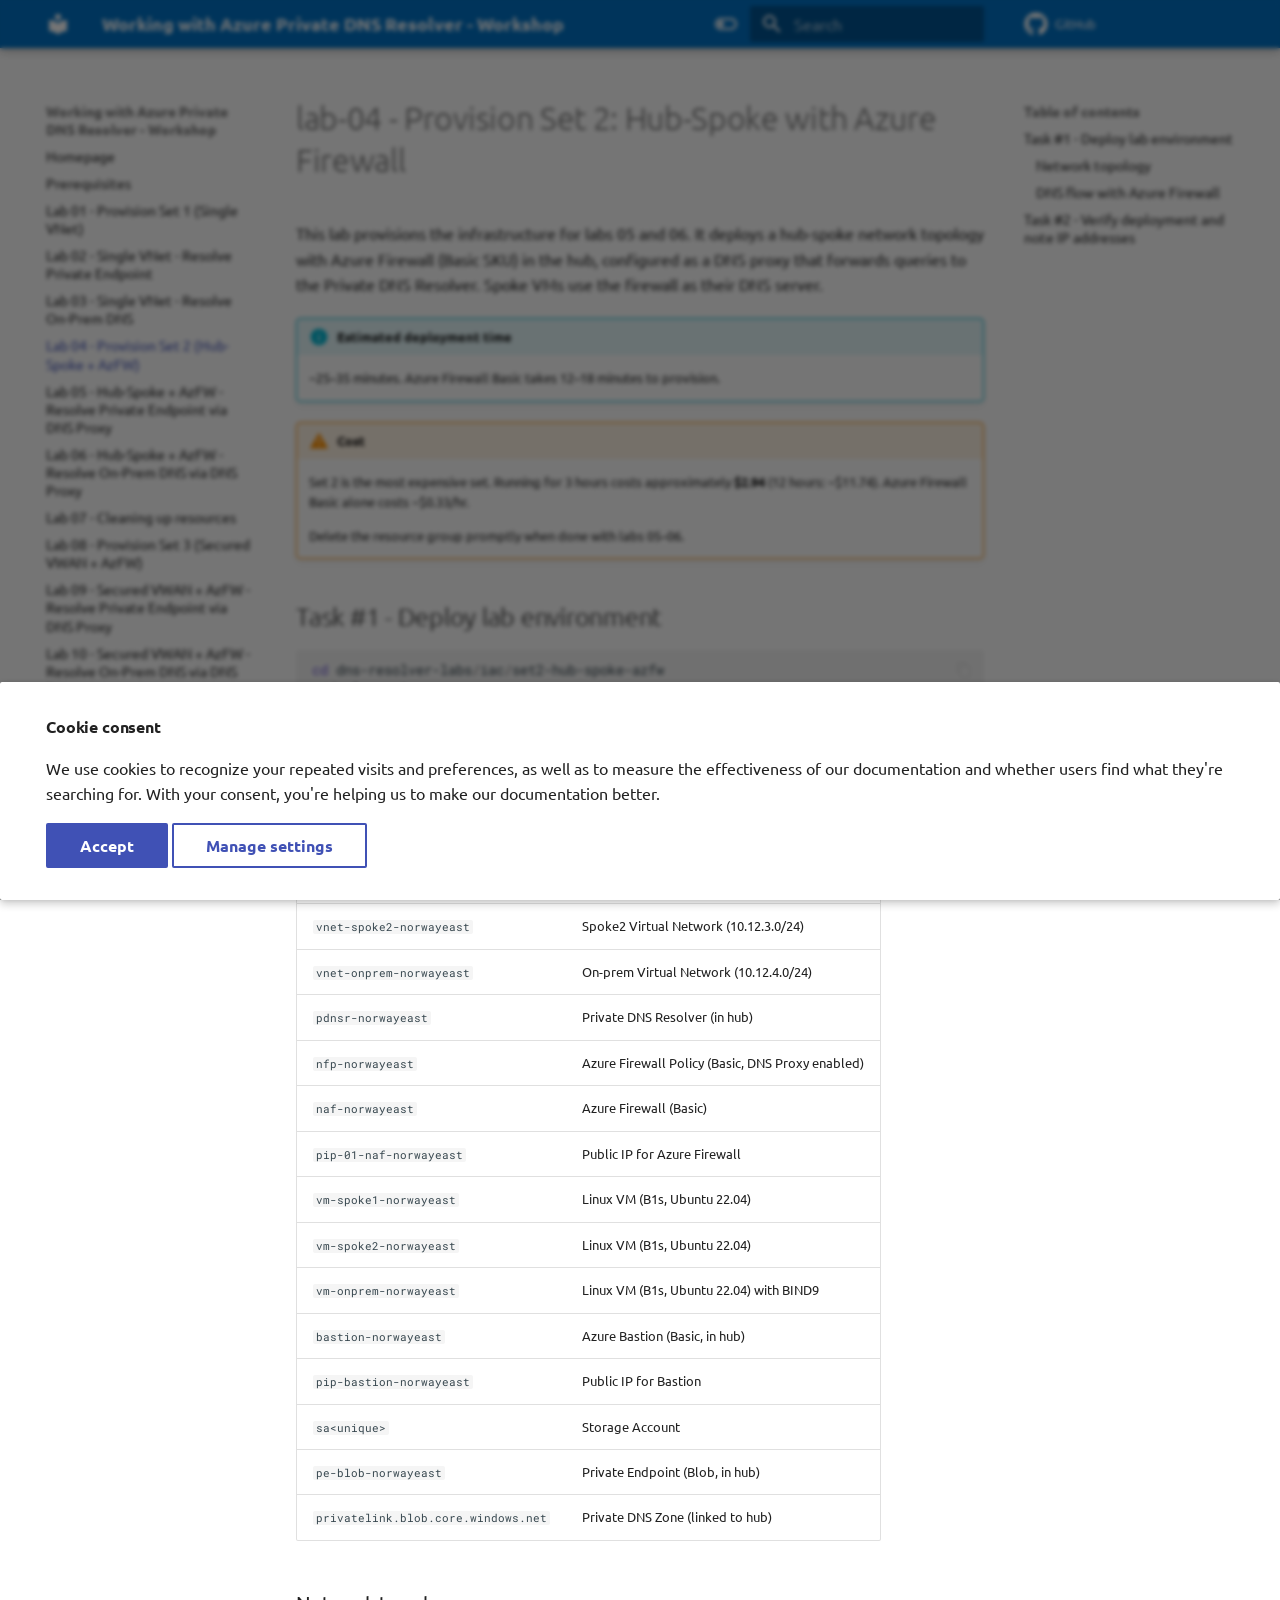
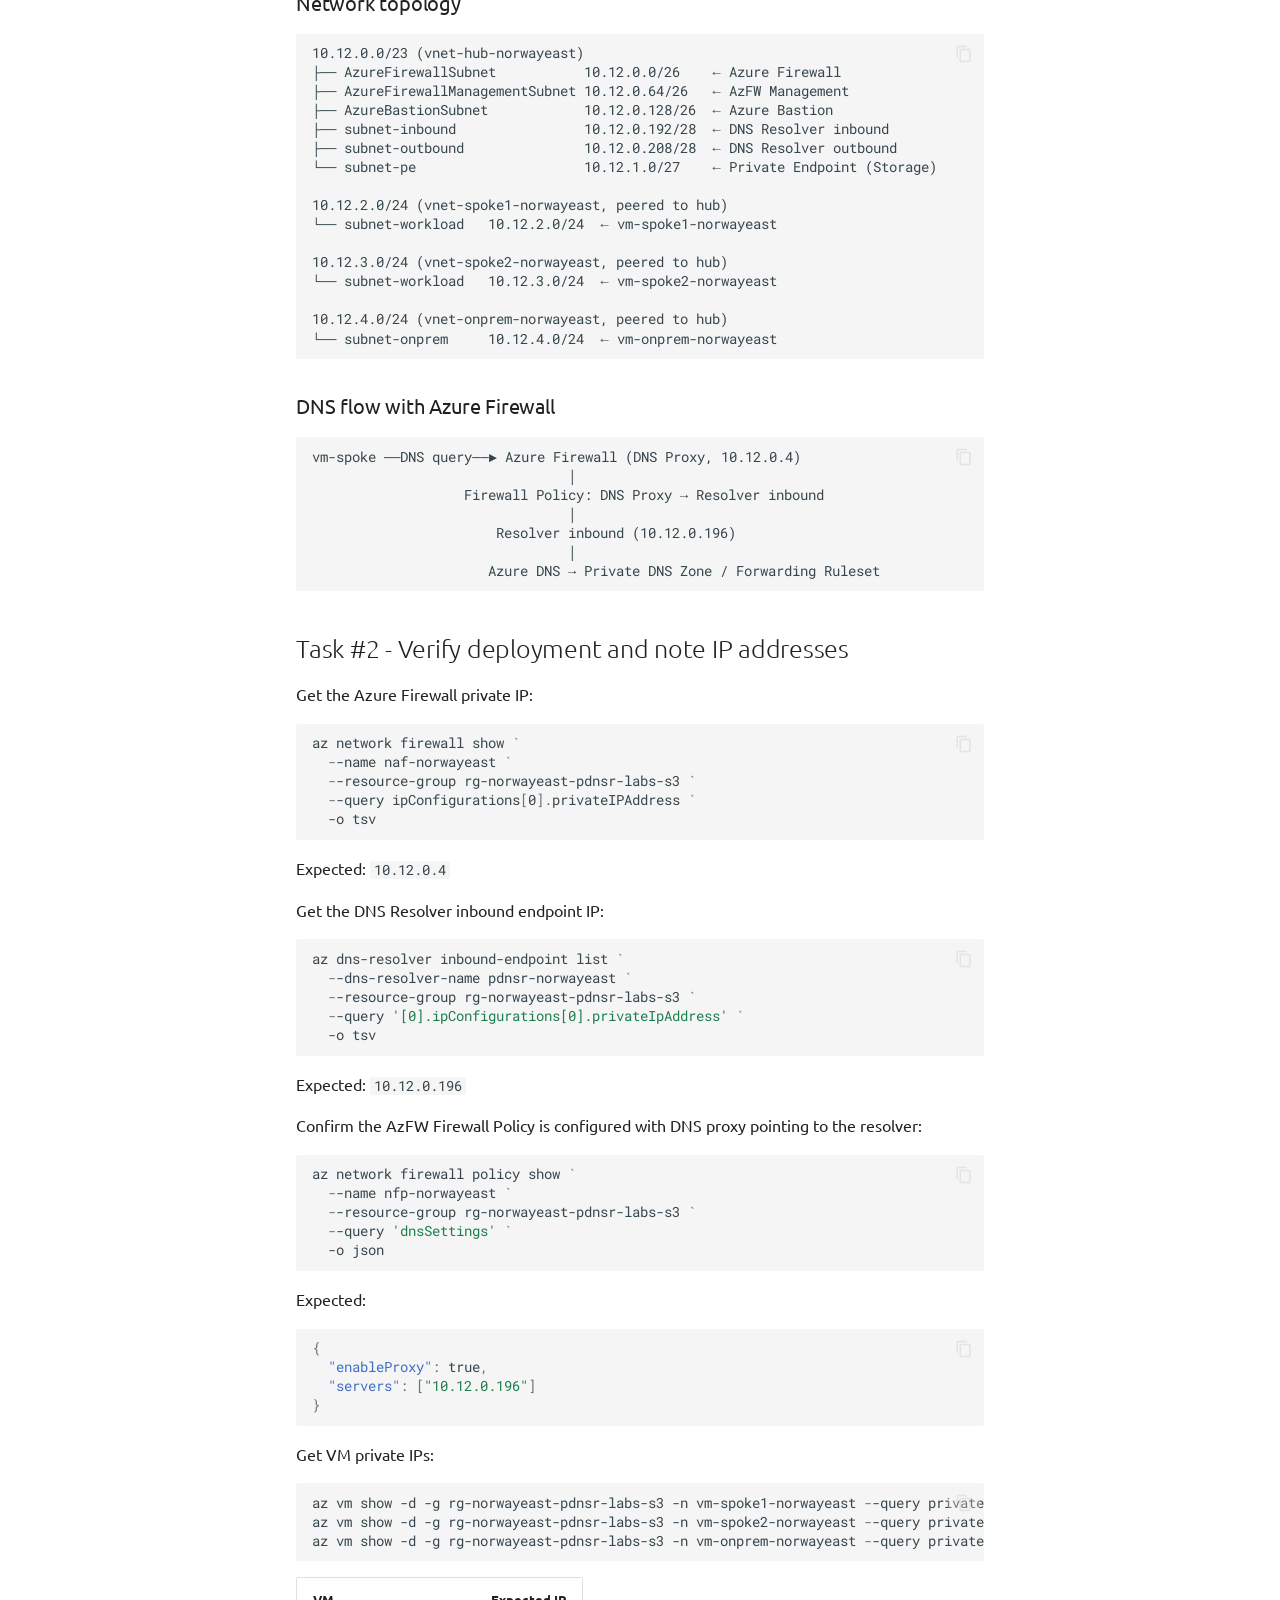
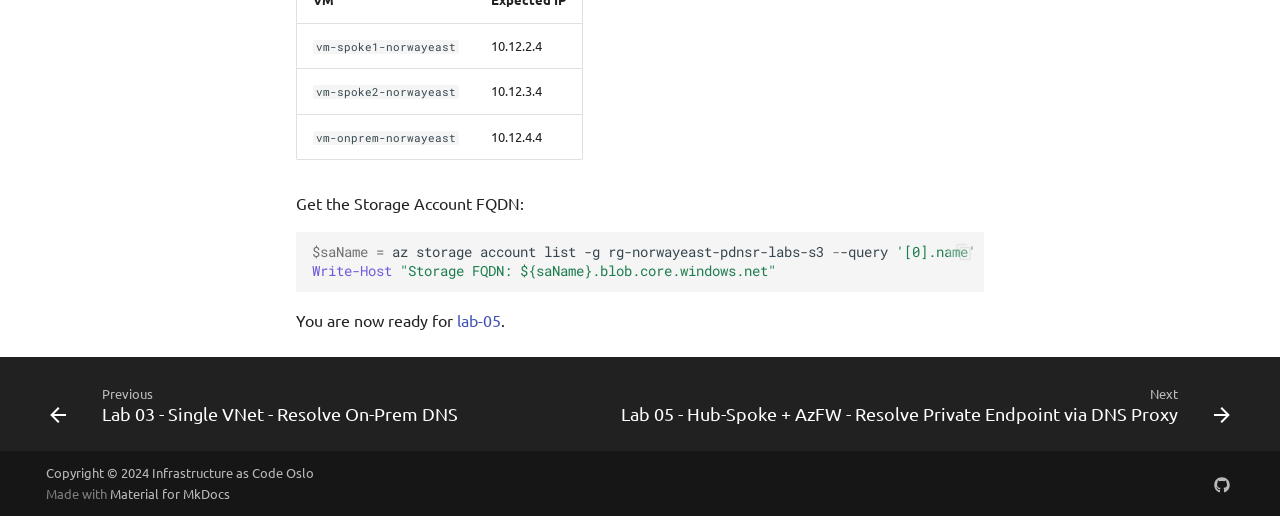
<file: labs/lab-04/index.html>
<!doctype html>
<html lang="en" class="no-js">
  <head>
    
      <meta charset="utf-8">
      <meta name="viewport" content="width=device-width,initial-scale=1">
      
        <meta name="description" content="Working with Azure Private DNS Resolver - Workshop">
      
      
        <meta name="author" content="Infrastructure as Code Oslo">
      
      
      
        <link rel="prev" href="../lab-03/">
      
      
        <link rel="next" href="../lab-05/">
      
      
        
      
      
      <link rel="icon" href="../../assets/images/favicon.png">
      <meta name="generator" content="mkdocs-1.6.1, mkdocs-material-9.7.6">
    
    
      
        <title>Lab 04 - Provision Set 2 (Hub-Spoke + AzFW) - Working with Azure Private DNS Resolver - Workshop</title>
      
    
    
      <link rel="stylesheet" href="../../assets/stylesheets/main.484c7ddc.min.css">
      
        
        <link rel="stylesheet" href="../../assets/stylesheets/palette.ab4e12ef.min.css">
      
      


    
    
      
    
    
      
        
        
        <link rel="preconnect" href="https://fonts.gstatic.com" crossorigin>
        <link rel="stylesheet" href="https://fonts.googleapis.com/css?family=Ubuntu:300,300i,400,400i,700,700i%7CRoboto+Mono:400,400i,700,700i&display=fallback">
        <style>:root{--md-text-font:"Ubuntu";--md-code-font:"Roboto Mono"}</style>
      
    
    
      <link rel="stylesheet" href="../../assets/stylesheets/extra.css">
    
    <script>__md_scope=new URL("../..",location),__md_hash=e=>[...e].reduce(((e,_)=>(e<<5)-e+_.charCodeAt(0)),0),__md_get=(e,_=localStorage,t=__md_scope)=>JSON.parse(_.getItem(t.pathname+"."+e)),__md_set=(e,_,t=localStorage,a=__md_scope)=>{try{t.setItem(a.pathname+"."+e,JSON.stringify(_))}catch(e){}}</script>
    
      

    
    
  </head>
  
  
    
    
      
    
    
    
    
    <body dir="ltr" data-md-color-scheme="default" data-md-color-primary="indigo" data-md-color-accent="indigo">
  
    
    <input class="md-toggle" data-md-toggle="drawer" type="checkbox" id="__drawer" autocomplete="off">
    <input class="md-toggle" data-md-toggle="search" type="checkbox" id="__search" autocomplete="off">
    <label class="md-overlay" for="__drawer"></label>
    <div data-md-component="skip">
      
        
        <a href="#lab-04-provision-set-2-hub-spoke-with-azure-firewall" class="md-skip">
          Skip to content
        </a>
      
    </div>
    <div data-md-component="announce">
      
    </div>
    
    
      

  

<header class="md-header md-header--shadow" data-md-component="header">
  <nav class="md-header__inner md-grid" aria-label="Header">
    <a href="../.." title="Working with Azure Private DNS Resolver - Workshop" class="md-header__button md-logo" aria-label="Working with Azure Private DNS Resolver - Workshop" data-md-component="logo">
      
  
  <svg xmlns="http://www.w3.org/2000/svg" viewBox="0 0 24 24"><path d="M12 8a3 3 0 0 0 3-3 3 3 0 0 0-3-3 3 3 0 0 0-3 3 3 3 0 0 0 3 3m0 3.54C9.64 9.35 6.5 8 3 8v11c3.5 0 6.64 1.35 9 3.54 2.36-2.19 5.5-3.54 9-3.54V8c-3.5 0-6.64 1.35-9 3.54"/></svg>

    </a>
    <label class="md-header__button md-icon" for="__drawer">
      
      <svg xmlns="http://www.w3.org/2000/svg" viewBox="0 0 24 24"><path d="M3 6h18v2H3zm0 5h18v2H3zm0 5h18v2H3z"/></svg>
    </label>
    <div class="md-header__title" data-md-component="header-title">
      <div class="md-header__ellipsis">
        <div class="md-header__topic">
          <span class="md-ellipsis">
            Working with Azure Private DNS Resolver - Workshop
          </span>
        </div>
        <div class="md-header__topic" data-md-component="header-topic">
          <span class="md-ellipsis">
            
              Lab 04 - Provision Set 2 (Hub-Spoke + AzFW)
            
          </span>
        </div>
      </div>
    </div>
    
      
        <form class="md-header__option" data-md-component="palette">
  
    
    
    
    <input class="md-option" data-md-color-media="" data-md-color-scheme="default" data-md-color-primary="indigo" data-md-color-accent="indigo"  aria-label="Switch to dark mode"  type="radio" name="__palette" id="__palette_0">
    
      <label class="md-header__button md-icon" title="Switch to dark mode" for="__palette_1" hidden>
        <svg xmlns="http://www.w3.org/2000/svg" viewBox="0 0 24 24"><path d="M17 6H7c-3.31 0-6 2.69-6 6s2.69 6 6 6h10c3.31 0 6-2.69 6-6s-2.69-6-6-6m0 10H7c-2.21 0-4-1.79-4-4s1.79-4 4-4h10c2.21 0 4 1.79 4 4s-1.79 4-4 4M7 9c-1.66 0-3 1.34-3 3s1.34 3 3 3 3-1.34 3-3-1.34-3-3-3"/></svg>
      </label>
    
  
    
    
    
    <input class="md-option" data-md-color-media="" data-md-color-scheme="slate" data-md-color-primary="indigo" data-md-color-accent="teal"  aria-label="Switch to light mode"  type="radio" name="__palette" id="__palette_1">
    
      <label class="md-header__button md-icon" title="Switch to light mode" for="__palette_0" hidden>
        <svg xmlns="http://www.w3.org/2000/svg" viewBox="0 0 24 24"><path d="M17 7H7a5 5 0 0 0-5 5 5 5 0 0 0 5 5h10a5 5 0 0 0 5-5 5 5 0 0 0-5-5m0 8a3 3 0 0 1-3-3 3 3 0 0 1 3-3 3 3 0 0 1 3 3 3 3 0 0 1-3 3"/></svg>
      </label>
    
  
</form>
      
    
    
      <script>var palette=__md_get("__palette");if(palette&&palette.color){if("(prefers-color-scheme)"===palette.color.media){var media=matchMedia("(prefers-color-scheme: light)"),input=document.querySelector(media.matches?"[data-md-color-media='(prefers-color-scheme: light)']":"[data-md-color-media='(prefers-color-scheme: dark)']");palette.color.media=input.getAttribute("data-md-color-media"),palette.color.scheme=input.getAttribute("data-md-color-scheme"),palette.color.primary=input.getAttribute("data-md-color-primary"),palette.color.accent=input.getAttribute("data-md-color-accent")}for(var[key,value]of Object.entries(palette.color))document.body.setAttribute("data-md-color-"+key,value)}</script>
    
    
    
      
      
        <label class="md-header__button md-icon" for="__search">
          
          <svg xmlns="http://www.w3.org/2000/svg" viewBox="0 0 24 24"><path d="M9.5 3A6.5 6.5 0 0 1 16 9.5c0 1.61-.59 3.09-1.56 4.23l.27.27h.79l5 5-1.5 1.5-5-5v-.79l-.27-.27A6.52 6.52 0 0 1 9.5 16 6.5 6.5 0 0 1 3 9.5 6.5 6.5 0 0 1 9.5 3m0 2C7 5 5 7 5 9.5S7 14 9.5 14 14 12 14 9.5 12 5 9.5 5"/></svg>
        </label>
        <div class="md-search" data-md-component="search" role="dialog">
  <label class="md-search__overlay" for="__search"></label>
  <div class="md-search__inner" role="search">
    <form class="md-search__form" name="search">
      <input type="text" class="md-search__input" name="query" aria-label="Search" placeholder="Search" autocapitalize="off" autocorrect="off" autocomplete="off" spellcheck="false" data-md-component="search-query" required>
      <label class="md-search__icon md-icon" for="__search">
        
        <svg xmlns="http://www.w3.org/2000/svg" viewBox="0 0 24 24"><path d="M9.5 3A6.5 6.5 0 0 1 16 9.5c0 1.61-.59 3.09-1.56 4.23l.27.27h.79l5 5-1.5 1.5-5-5v-.79l-.27-.27A6.52 6.52 0 0 1 9.5 16 6.5 6.5 0 0 1 3 9.5 6.5 6.5 0 0 1 9.5 3m0 2C7 5 5 7 5 9.5S7 14 9.5 14 14 12 14 9.5 12 5 9.5 5"/></svg>
        
        <svg xmlns="http://www.w3.org/2000/svg" viewBox="0 0 24 24"><path d="M20 11v2H8l5.5 5.5-1.42 1.42L4.16 12l7.92-7.92L13.5 5.5 8 11z"/></svg>
      </label>
      <nav class="md-search__options" aria-label="Search">
        
        <button type="reset" class="md-search__icon md-icon" title="Clear" aria-label="Clear" tabindex="-1">
          
          <svg xmlns="http://www.w3.org/2000/svg" viewBox="0 0 24 24"><path d="M19 6.41 17.59 5 12 10.59 6.41 5 5 6.41 10.59 12 5 17.59 6.41 19 12 13.41 17.59 19 19 17.59 13.41 12z"/></svg>
        </button>
      </nav>
      
    </form>
    <div class="md-search__output">
      <div class="md-search__scrollwrap" tabindex="0" data-md-scrollfix>
        <div class="md-search-result" data-md-component="search-result">
          <div class="md-search-result__meta">
            Initializing search
          </div>
          <ol class="md-search-result__list" role="presentation"></ol>
        </div>
      </div>
    </div>
  </div>
</div>
      
    
    
      <div class="md-header__source">
        <a href="https://github.com/iac-oslo/dns-resolver-labs" title="Go to repository" class="md-source" data-md-component="source">
  <div class="md-source__icon md-icon">
    
    <svg xmlns="http://www.w3.org/2000/svg" viewBox="0 0 512 512"><!--! Font Awesome Free 7.1.0 by @fontawesome - https://fontawesome.com License - https://fontawesome.com/license/free (Icons: CC BY 4.0, Fonts: SIL OFL 1.1, Code: MIT License) Copyright 2025 Fonticons, Inc.--><path d="M173.9 397.4c0 2-2.3 3.6-5.2 3.6-3.3.3-5.6-1.3-5.6-3.6 0-2 2.3-3.6 5.2-3.6 3-.3 5.6 1.3 5.6 3.6m-31.1-4.5c-.7 2 1.3 4.3 4.3 4.9 2.6 1 5.6 0 6.2-2s-1.3-4.3-4.3-5.2c-2.6-.7-5.5.3-6.2 2.3m44.2-1.7c-2.9.7-4.9 2.6-4.6 4.9.3 2 2.9 3.3 5.9 2.6 2.9-.7 4.9-2.6 4.6-4.6-.3-1.9-3-3.2-5.9-2.9M252.8 8C114.1 8 8 113.3 8 252c0 110.9 69.8 205.8 169.5 239.2 12.8 2.3 17.3-5.6 17.3-12.1 0-6.2-.3-40.4-.3-61.4 0 0-70 15-84.7-29.8 0 0-11.4-29.1-27.8-36.6 0 0-22.9-15.7 1.6-15.4 0 0 24.9 2 38.6 25.8 21.9 38.6 58.6 27.5 72.9 20.9 2.3-16 8.8-27.1 16-33.7-55.9-6.2-112.3-14.3-112.3-110.5 0-27.5 7.6-41.3 23.6-58.9-2.6-6.5-11.1-33.3 2.6-67.9 20.9-6.5 69 27 69 27 20-5.6 41.5-8.5 62.8-8.5s42.8 2.9 62.8 8.5c0 0 48.1-33.6 69-27 13.7 34.7 5.2 61.4 2.6 67.9 16 17.7 25.8 31.5 25.8 58.9 0 96.5-58.9 104.2-114.8 110.5 9.2 7.9 17 22.9 17 46.4 0 33.7-.3 75.4-.3 83.6 0 6.5 4.6 14.4 17.3 12.1C436.2 457.8 504 362.9 504 252 504 113.3 391.5 8 252.8 8M105.2 352.9c-1.3 1-1 3.3.7 5.2 1.6 1.6 3.9 2.3 5.2 1 1.3-1 1-3.3-.7-5.2-1.6-1.6-3.9-2.3-5.2-1m-10.8-8.1c-.7 1.3.3 2.9 2.3 3.9 1.6 1 3.6.7 4.3-.7.7-1.3-.3-2.9-2.3-3.9-2-.6-3.6-.3-4.3.7m32.4 35.6c-1.6 1.3-1 4.3 1.3 6.2 2.3 2.3 5.2 2.6 6.5 1 1.3-1.3.7-4.3-1.3-6.2-2.2-2.3-5.2-2.6-6.5-1m-11.4-14.7c-1.6 1-1.6 3.6 0 5.9s4.3 3.3 5.6 2.3c1.6-1.3 1.6-3.9 0-6.2-1.4-2.3-4-3.3-5.6-2"/></svg>
  </div>
  <div class="md-source__repository">
    GitHub
  </div>
</a>
      </div>
    
  </nav>
  
</header>
    
    <div class="md-container" data-md-component="container">
      
      
        
          
        
      
      <main class="md-main" data-md-component="main">
        <div class="md-main__inner md-grid">
          
            
              
              <div class="md-sidebar md-sidebar--primary" data-md-component="sidebar" data-md-type="navigation" >
                <div class="md-sidebar__scrollwrap">
                  <div class="md-sidebar__inner">
                    



<nav class="md-nav md-nav--primary" aria-label="Navigation" data-md-level="0">
  <label class="md-nav__title" for="__drawer">
    <a href="../.." title="Working with Azure Private DNS Resolver - Workshop" class="md-nav__button md-logo" aria-label="Working with Azure Private DNS Resolver - Workshop" data-md-component="logo">
      
  
  <svg xmlns="http://www.w3.org/2000/svg" viewBox="0 0 24 24"><path d="M12 8a3 3 0 0 0 3-3 3 3 0 0 0-3-3 3 3 0 0 0-3 3 3 3 0 0 0 3 3m0 3.54C9.64 9.35 6.5 8 3 8v11c3.5 0 6.64 1.35 9 3.54 2.36-2.19 5.5-3.54 9-3.54V8c-3.5 0-6.64 1.35-9 3.54"/></svg>

    </a>
    Working with Azure Private DNS Resolver - Workshop
  </label>
  
    <div class="md-nav__source">
      <a href="https://github.com/iac-oslo/dns-resolver-labs" title="Go to repository" class="md-source" data-md-component="source">
  <div class="md-source__icon md-icon">
    
    <svg xmlns="http://www.w3.org/2000/svg" viewBox="0 0 512 512"><!--! Font Awesome Free 7.1.0 by @fontawesome - https://fontawesome.com License - https://fontawesome.com/license/free (Icons: CC BY 4.0, Fonts: SIL OFL 1.1, Code: MIT License) Copyright 2025 Fonticons, Inc.--><path d="M173.9 397.4c0 2-2.3 3.6-5.2 3.6-3.3.3-5.6-1.3-5.6-3.6 0-2 2.3-3.6 5.2-3.6 3-.3 5.6 1.3 5.6 3.6m-31.1-4.5c-.7 2 1.3 4.3 4.3 4.9 2.6 1 5.6 0 6.2-2s-1.3-4.3-4.3-5.2c-2.6-.7-5.5.3-6.2 2.3m44.2-1.7c-2.9.7-4.9 2.6-4.6 4.9.3 2 2.9 3.3 5.9 2.6 2.9-.7 4.9-2.6 4.6-4.6-.3-1.9-3-3.2-5.9-2.9M252.8 8C114.1 8 8 113.3 8 252c0 110.9 69.8 205.8 169.5 239.2 12.8 2.3 17.3-5.6 17.3-12.1 0-6.2-.3-40.4-.3-61.4 0 0-70 15-84.7-29.8 0 0-11.4-29.1-27.8-36.6 0 0-22.9-15.7 1.6-15.4 0 0 24.9 2 38.6 25.8 21.9 38.6 58.6 27.5 72.9 20.9 2.3-16 8.8-27.1 16-33.7-55.9-6.2-112.3-14.3-112.3-110.5 0-27.5 7.6-41.3 23.6-58.9-2.6-6.5-11.1-33.3 2.6-67.9 20.9-6.5 69 27 69 27 20-5.6 41.5-8.5 62.8-8.5s42.8 2.9 62.8 8.5c0 0 48.1-33.6 69-27 13.7 34.7 5.2 61.4 2.6 67.9 16 17.7 25.8 31.5 25.8 58.9 0 96.5-58.9 104.2-114.8 110.5 9.2 7.9 17 22.9 17 46.4 0 33.7-.3 75.4-.3 83.6 0 6.5 4.6 14.4 17.3 12.1C436.2 457.8 504 362.9 504 252 504 113.3 391.5 8 252.8 8M105.2 352.9c-1.3 1-1 3.3.7 5.2 1.6 1.6 3.9 2.3 5.2 1 1.3-1 1-3.3-.7-5.2-1.6-1.6-3.9-2.3-5.2-1m-10.8-8.1c-.7 1.3.3 2.9 2.3 3.9 1.6 1 3.6.7 4.3-.7.7-1.3-.3-2.9-2.3-3.9-2-.6-3.6-.3-4.3.7m32.4 35.6c-1.6 1.3-1 4.3 1.3 6.2 2.3 2.3 5.2 2.6 6.5 1 1.3-1.3.7-4.3-1.3-6.2-2.2-2.3-5.2-2.6-6.5-1m-11.4-14.7c-1.6 1-1.6 3.6 0 5.9s4.3 3.3 5.6 2.3c1.6-1.3 1.6-3.9 0-6.2-1.4-2.3-4-3.3-5.6-2"/></svg>
  </div>
  <div class="md-source__repository">
    GitHub
  </div>
</a>
    </div>
  
  <ul class="md-nav__list" data-md-scrollfix>
    
      
      
  
  
  
  
    <li class="md-nav__item">
      <a href="../.." class="md-nav__link">
        
  
  
  <span class="md-ellipsis">
    
  
    Homepage
  

    
  </span>
  
  

      </a>
    </li>
  

    
      
      
  
  
  
  
    <li class="md-nav__item">
      <a href="../../prerequisites/" class="md-nav__link">
        
  
  
  <span class="md-ellipsis">
    
  
    Prerequisites
  

    
  </span>
  
  

      </a>
    </li>
  

    
      
      
  
  
  
  
    <li class="md-nav__item">
      <a href="../lab-01/" class="md-nav__link">
        
  
  
  <span class="md-ellipsis">
    
  
    Lab 01 - Provision Set 1 (Single VNet)
  

    
  </span>
  
  

      </a>
    </li>
  

    
      
      
  
  
  
  
    <li class="md-nav__item">
      <a href="../lab-02/" class="md-nav__link">
        
  
  
  <span class="md-ellipsis">
    
  
    Lab 02 - Single VNet - Resolve Private Endpoint
  

    
  </span>
  
  

      </a>
    </li>
  

    
      
      
  
  
  
  
    <li class="md-nav__item">
      <a href="../lab-03/" class="md-nav__link">
        
  
  
  <span class="md-ellipsis">
    
  
    Lab 03 - Single VNet - Resolve On-Prem DNS
  

    
  </span>
  
  

      </a>
    </li>
  

    
      
      
  
  
    
  
  
  
    <li class="md-nav__item md-nav__item--active">
      
      <input class="md-nav__toggle md-toggle" type="checkbox" id="__toc">
      
      
        
      
      
        <label class="md-nav__link md-nav__link--active" for="__toc">
          
  
  
  <span class="md-ellipsis">
    
  
    Lab 04 - Provision Set 2 (Hub-Spoke + AzFW)
  

    
  </span>
  
  

          <span class="md-nav__icon md-icon"></span>
        </label>
      
      <a href="./" class="md-nav__link md-nav__link--active">
        
  
  
  <span class="md-ellipsis">
    
  
    Lab 04 - Provision Set 2 (Hub-Spoke + AzFW)
  

    
  </span>
  
  

      </a>
      
        

<nav class="md-nav md-nav--secondary" aria-label="Table of contents">
  
  
  
    
  
  
    <label class="md-nav__title" for="__toc">
      <span class="md-nav__icon md-icon"></span>
      Table of contents
    </label>
    <ul class="md-nav__list" data-md-component="toc" data-md-scrollfix>
      
        <li class="md-nav__item">
  <a href="#task-1-deploy-lab-environment" class="md-nav__link">
    <span class="md-ellipsis">
      
        Task #1 - Deploy lab environment
      
    </span>
  </a>
  
    <nav class="md-nav" aria-label="Task #1 - Deploy lab environment">
      <ul class="md-nav__list">
        
          <li class="md-nav__item">
  <a href="#network-topology" class="md-nav__link">
    <span class="md-ellipsis">
      
        Network topology
      
    </span>
  </a>
  
</li>
        
          <li class="md-nav__item">
  <a href="#dns-flow-with-azure-firewall" class="md-nav__link">
    <span class="md-ellipsis">
      
        DNS flow with Azure Firewall
      
    </span>
  </a>
  
</li>
        
      </ul>
    </nav>
  
</li>
      
        <li class="md-nav__item">
  <a href="#task-2-verify-deployment-and-note-ip-addresses" class="md-nav__link">
    <span class="md-ellipsis">
      
        Task #2 - Verify deployment and note IP addresses
      
    </span>
  </a>
  
</li>
      
    </ul>
  
</nav>
      
    </li>
  

    
      
      
  
  
  
  
    <li class="md-nav__item">
      <a href="../lab-05/" class="md-nav__link">
        
  
  
  <span class="md-ellipsis">
    
  
    Lab 05 - Hub-Spoke + AzFW - Resolve Private Endpoint via DNS Proxy
  

    
  </span>
  
  

      </a>
    </li>
  

    
      
      
  
  
  
  
    <li class="md-nav__item">
      <a href="../lab-06/" class="md-nav__link">
        
  
  
  <span class="md-ellipsis">
    
  
    Lab 06 - Hub-Spoke + AzFW - Resolve On-Prem DNS via DNS Proxy
  

    
  </span>
  
  

      </a>
    </li>
  

    
      
      
  
  
  
  
    <li class="md-nav__item">
      <a href="../lab-07/" class="md-nav__link">
        
  
  
  <span class="md-ellipsis">
    
  
    Lab 07 - Cleaning up resources
  

    
  </span>
  
  

      </a>
    </li>
  

    
      
      
  
  
  
  
    <li class="md-nav__item">
      <a href="../lab-08/" class="md-nav__link">
        
  
  
  <span class="md-ellipsis">
    
  
    Lab 08 - Provision Set 3 (Secured VWAN + AzFW)
  

    
  </span>
  
  

      </a>
    </li>
  

    
      
      
  
  
  
  
    <li class="md-nav__item">
      <a href="../lab-09/" class="md-nav__link">
        
  
  
  <span class="md-ellipsis">
    
  
    Lab 09 - Secured VWAN + AzFW - Resolve Private Endpoint via DNS Proxy
  

    
  </span>
  
  

      </a>
    </li>
  

    
      
      
  
  
  
  
    <li class="md-nav__item">
      <a href="../lab-10/" class="md-nav__link">
        
  
  
  <span class="md-ellipsis">
    
  
    Lab 10 - Secured VWAN + AzFW - Resolve On-Prem DNS via DNS Proxy
  

    
  </span>
  
  

      </a>
    </li>
  

    
  </ul>
</nav>
                  </div>
                </div>
              </div>
            
            
              
              <div class="md-sidebar md-sidebar--secondary" data-md-component="sidebar" data-md-type="toc" >
                <div class="md-sidebar__scrollwrap">
                  <div class="md-sidebar__inner">
                    

<nav class="md-nav md-nav--secondary" aria-label="Table of contents">
  
  
  
    
  
  
    <label class="md-nav__title" for="__toc">
      <span class="md-nav__icon md-icon"></span>
      Table of contents
    </label>
    <ul class="md-nav__list" data-md-component="toc" data-md-scrollfix>
      
        <li class="md-nav__item">
  <a href="#task-1-deploy-lab-environment" class="md-nav__link">
    <span class="md-ellipsis">
      
        Task #1 - Deploy lab environment
      
    </span>
  </a>
  
    <nav class="md-nav" aria-label="Task #1 - Deploy lab environment">
      <ul class="md-nav__list">
        
          <li class="md-nav__item">
  <a href="#network-topology" class="md-nav__link">
    <span class="md-ellipsis">
      
        Network topology
      
    </span>
  </a>
  
</li>
        
          <li class="md-nav__item">
  <a href="#dns-flow-with-azure-firewall" class="md-nav__link">
    <span class="md-ellipsis">
      
        DNS flow with Azure Firewall
      
    </span>
  </a>
  
</li>
        
      </ul>
    </nav>
  
</li>
      
        <li class="md-nav__item">
  <a href="#task-2-verify-deployment-and-note-ip-addresses" class="md-nav__link">
    <span class="md-ellipsis">
      
        Task #2 - Verify deployment and note IP addresses
      
    </span>
  </a>
  
</li>
      
    </ul>
  
</nav>
                  </div>
                </div>
              </div>
            
          
          
            <div class="md-content" data-md-component="content">
              
              <article class="md-content__inner md-typeset">
                
                  


  
  


<h1 id="lab-04-provision-set-2-hub-spoke-with-azure-firewall">lab-04 - Provision Set 2: Hub-Spoke with Azure Firewall<a class="headerlink" href="#lab-04-provision-set-2-hub-spoke-with-azure-firewall" title="Permanent link">&para;</a></h1>
<p>This lab provisions the infrastructure for labs 05 and 06. It deploys a hub-spoke network topology with Azure Firewall (Basic SKU) in the hub, configured as a DNS proxy that forwards queries to the Private DNS Resolver. Spoke VMs use the firewall as their DNS server.</p>
<div class="admonition info">
<p class="admonition-title">Estimated deployment time</p>
<p>~25–35 minutes. Azure Firewall Basic takes 12–18 minutes to provision.</p>
</div>
<div class="admonition warning">
<p class="admonition-title">Cost</p>
<p>Set 2 is the most expensive set. Running for 3 hours costs approximately <strong>$2.94</strong> (12 hours: ~$11.74). Azure Firewall Basic alone costs ~$0.33/hr.</p>
<p>Delete the resource group promptly when done with labs 05–06.</p>
</div>
<h2 id="task-1-deploy-lab-environment">Task #1 - Deploy lab environment<a class="headerlink" href="#task-1-deploy-lab-environment" title="Permanent link">&para;</a></h2>
<div class="highlight"><pre><span></span><code><a id="__codelineno-0-1" name="__codelineno-0-1" href="#__codelineno-0-1"></a><span class="nb">cd </span><span class="n">dns-resolver-labs</span><span class="p">/</span><span class="n">iac</span><span class="p">/</span><span class="n">set2-hub-spoke-azfw</span>
<a id="__codelineno-0-2" name="__codelineno-0-2" href="#__codelineno-0-2"></a><span class="p">./</span><span class="n">deploy</span><span class="p">.</span><span class="n">ps1</span>
</code></pre></div>
<p>The following resources will be deployed under <code>rg-norwayeast-pdnsr-labs-s3</code>:</p>
<table>
<thead>
<tr>
<th>Resource</th>
<th>Type</th>
</tr>
</thead>
<tbody>
<tr>
<td><code>vnet-hub-norwayeast</code></td>
<td>Hub Virtual Network (10.12.0.0/23)</td>
</tr>
<tr>
<td><code>vnet-spoke1-norwayeast</code></td>
<td>Spoke1 Virtual Network (10.12.2.0/24)</td>
</tr>
<tr>
<td><code>vnet-spoke2-norwayeast</code></td>
<td>Spoke2 Virtual Network (10.12.3.0/24)</td>
</tr>
<tr>
<td><code>vnet-onprem-norwayeast</code></td>
<td>On-prem Virtual Network (10.12.4.0/24)</td>
</tr>
<tr>
<td><code>pdnsr-norwayeast</code></td>
<td>Private DNS Resolver (in hub)</td>
</tr>
<tr>
<td><code>nfp-norwayeast</code></td>
<td>Azure Firewall Policy (Basic, DNS Proxy enabled)</td>
</tr>
<tr>
<td><code>naf-norwayeast</code></td>
<td>Azure Firewall (Basic)</td>
</tr>
<tr>
<td><code>pip-01-naf-norwayeast</code></td>
<td>Public IP for Azure Firewall</td>
</tr>
<tr>
<td><code>vm-spoke1-norwayeast</code></td>
<td>Linux VM (B1s, Ubuntu 22.04)</td>
</tr>
<tr>
<td><code>vm-spoke2-norwayeast</code></td>
<td>Linux VM (B1s, Ubuntu 22.04)</td>
</tr>
<tr>
<td><code>vm-onprem-norwayeast</code></td>
<td>Linux VM (B1s, Ubuntu 22.04) with BIND9</td>
</tr>
<tr>
<td><code>bastion-norwayeast</code></td>
<td>Azure Bastion (Basic, in hub)</td>
</tr>
<tr>
<td><code>pip-bastion-norwayeast</code></td>
<td>Public IP for Bastion</td>
</tr>
<tr>
<td><code>sa&lt;unique&gt;</code></td>
<td>Storage Account</td>
</tr>
<tr>
<td><code>pe-blob-norwayeast</code></td>
<td>Private Endpoint (Blob, in hub)</td>
</tr>
<tr>
<td><code>privatelink.blob.core.windows.net</code></td>
<td>Private DNS Zone (linked to hub)</td>
</tr>
</tbody>
</table>
<h3 id="network-topology">Network topology<a class="headerlink" href="#network-topology" title="Permanent link">&para;</a></h3>
<div class="highlight"><pre><span></span><code><a id="__codelineno-1-1" name="__codelineno-1-1" href="#__codelineno-1-1"></a>10.12.0.0/23 (vnet-hub-norwayeast)
<a id="__codelineno-1-2" name="__codelineno-1-2" href="#__codelineno-1-2"></a>├── AzureFirewallSubnet           10.12.0.0/26    ← Azure Firewall
<a id="__codelineno-1-3" name="__codelineno-1-3" href="#__codelineno-1-3"></a>├── AzureFirewallManagementSubnet 10.12.0.64/26   ← AzFW Management
<a id="__codelineno-1-4" name="__codelineno-1-4" href="#__codelineno-1-4"></a>├── AzureBastionSubnet            10.12.0.128/26  ← Azure Bastion
<a id="__codelineno-1-5" name="__codelineno-1-5" href="#__codelineno-1-5"></a>├── subnet-inbound                10.12.0.192/28  ← DNS Resolver inbound
<a id="__codelineno-1-6" name="__codelineno-1-6" href="#__codelineno-1-6"></a>├── subnet-outbound               10.12.0.208/28  ← DNS Resolver outbound
<a id="__codelineno-1-7" name="__codelineno-1-7" href="#__codelineno-1-7"></a>└── subnet-pe                     10.12.1.0/27    ← Private Endpoint (Storage)
<a id="__codelineno-1-8" name="__codelineno-1-8" href="#__codelineno-1-8"></a>
<a id="__codelineno-1-9" name="__codelineno-1-9" href="#__codelineno-1-9"></a>10.12.2.0/24 (vnet-spoke1-norwayeast, peered to hub)
<a id="__codelineno-1-10" name="__codelineno-1-10" href="#__codelineno-1-10"></a>└── subnet-workload   10.12.2.0/24  ← vm-spoke1-norwayeast
<a id="__codelineno-1-11" name="__codelineno-1-11" href="#__codelineno-1-11"></a>
<a id="__codelineno-1-12" name="__codelineno-1-12" href="#__codelineno-1-12"></a>10.12.3.0/24 (vnet-spoke2-norwayeast, peered to hub)
<a id="__codelineno-1-13" name="__codelineno-1-13" href="#__codelineno-1-13"></a>└── subnet-workload   10.12.3.0/24  ← vm-spoke2-norwayeast
<a id="__codelineno-1-14" name="__codelineno-1-14" href="#__codelineno-1-14"></a>
<a id="__codelineno-1-15" name="__codelineno-1-15" href="#__codelineno-1-15"></a>10.12.4.0/24 (vnet-onprem-norwayeast, peered to hub)
<a id="__codelineno-1-16" name="__codelineno-1-16" href="#__codelineno-1-16"></a>└── subnet-onprem     10.12.4.0/24  ← vm-onprem-norwayeast
</code></pre></div>
<h3 id="dns-flow-with-azure-firewall">DNS flow with Azure Firewall<a class="headerlink" href="#dns-flow-with-azure-firewall" title="Permanent link">&para;</a></h3>
<div class="highlight"><pre><span></span><code><a id="__codelineno-2-1" name="__codelineno-2-1" href="#__codelineno-2-1"></a>vm-spoke ──DNS query──► Azure Firewall (DNS Proxy, 10.12.0.4)
<a id="__codelineno-2-2" name="__codelineno-2-2" href="#__codelineno-2-2"></a>                                │
<a id="__codelineno-2-3" name="__codelineno-2-3" href="#__codelineno-2-3"></a>                   Firewall Policy: DNS Proxy → Resolver inbound
<a id="__codelineno-2-4" name="__codelineno-2-4" href="#__codelineno-2-4"></a>                                │
<a id="__codelineno-2-5" name="__codelineno-2-5" href="#__codelineno-2-5"></a>                       Resolver inbound (10.12.0.196)
<a id="__codelineno-2-6" name="__codelineno-2-6" href="#__codelineno-2-6"></a>                                │
<a id="__codelineno-2-7" name="__codelineno-2-7" href="#__codelineno-2-7"></a>                      Azure DNS → Private DNS Zone / Forwarding Ruleset
</code></pre></div>
<h2 id="task-2-verify-deployment-and-note-ip-addresses">Task #2 - Verify deployment and note IP addresses<a class="headerlink" href="#task-2-verify-deployment-and-note-ip-addresses" title="Permanent link">&para;</a></h2>
<p>Get the Azure Firewall private IP:</p>
<div class="highlight"><pre><span></span><code><a id="__codelineno-3-1" name="__codelineno-3-1" href="#__codelineno-3-1"></a><span class="n">az</span> <span class="n">network</span> <span class="n">firewall</span> <span class="n">show</span> <span class="p">`</span>
<a id="__codelineno-3-2" name="__codelineno-3-2" href="#__codelineno-3-2"></a>  <span class="p">-</span><span class="n">-name</span> <span class="n">naf-norwayeast</span> <span class="p">`</span>
<a id="__codelineno-3-3" name="__codelineno-3-3" href="#__codelineno-3-3"></a>  <span class="p">-</span><span class="n">-resource-group</span> <span class="n">rg-norwayeast-pdnsr-labs-s3</span> <span class="p">`</span>
<a id="__codelineno-3-4" name="__codelineno-3-4" href="#__codelineno-3-4"></a>  <span class="p">-</span><span class="n">-query</span> <span class="n">ipConfigurations</span><span class="p">[</span><span class="n">0</span><span class="p">].</span><span class="n">privateIPAddress</span> <span class="p">`</span>
<a id="__codelineno-3-5" name="__codelineno-3-5" href="#__codelineno-3-5"></a>  <span class="n">-o</span> <span class="n">tsv</span>
</code></pre></div>
<p>Expected: <code>10.12.0.4</code></p>
<p>Get the DNS Resolver inbound endpoint IP:</p>
<div class="highlight"><pre><span></span><code><a id="__codelineno-4-1" name="__codelineno-4-1" href="#__codelineno-4-1"></a><span class="n">az</span> <span class="n">dns-resolver</span> <span class="n">inbound-endpoint</span> <span class="n">list</span> <span class="p">`</span>
<a id="__codelineno-4-2" name="__codelineno-4-2" href="#__codelineno-4-2"></a>  <span class="p">-</span><span class="n">-dns-resolver-name</span> <span class="n">pdnsr-norwayeast</span> <span class="p">`</span>
<a id="__codelineno-4-3" name="__codelineno-4-3" href="#__codelineno-4-3"></a>  <span class="p">-</span><span class="n">-resource-group</span> <span class="n">rg-norwayeast-pdnsr-labs-s3</span> <span class="p">`</span>
<a id="__codelineno-4-4" name="__codelineno-4-4" href="#__codelineno-4-4"></a>  <span class="p">-</span><span class="n">-query</span> <span class="s1">&#39;[0].ipConfigurations[0].privateIpAddress&#39;</span> <span class="p">`</span>
<a id="__codelineno-4-5" name="__codelineno-4-5" href="#__codelineno-4-5"></a>  <span class="n">-o</span> <span class="n">tsv</span>
</code></pre></div>
<p>Expected: <code>10.12.0.196</code></p>
<p>Confirm the AzFW Firewall Policy is configured with DNS proxy pointing to the resolver:</p>
<div class="highlight"><pre><span></span><code><a id="__codelineno-5-1" name="__codelineno-5-1" href="#__codelineno-5-1"></a><span class="n">az</span> <span class="n">network</span> <span class="n">firewall</span> <span class="n">policy</span> <span class="n">show</span> <span class="p">`</span>
<a id="__codelineno-5-2" name="__codelineno-5-2" href="#__codelineno-5-2"></a>  <span class="p">-</span><span class="n">-name</span> <span class="n">nfp-norwayeast</span> <span class="p">`</span>
<a id="__codelineno-5-3" name="__codelineno-5-3" href="#__codelineno-5-3"></a>  <span class="p">-</span><span class="n">-resource-group</span> <span class="n">rg-norwayeast-pdnsr-labs-s3</span> <span class="p">`</span>
<a id="__codelineno-5-4" name="__codelineno-5-4" href="#__codelineno-5-4"></a>  <span class="p">-</span><span class="n">-query</span> <span class="s1">&#39;dnsSettings&#39;</span> <span class="p">`</span>
<a id="__codelineno-5-5" name="__codelineno-5-5" href="#__codelineno-5-5"></a>  <span class="n">-o</span> <span class="n">json</span>
</code></pre></div>
<p>Expected:</p>
<div class="highlight"><pre><span></span><code><a id="__codelineno-6-1" name="__codelineno-6-1" href="#__codelineno-6-1"></a><span class="p">{</span>
<a id="__codelineno-6-2" name="__codelineno-6-2" href="#__codelineno-6-2"></a><span class="w">  </span><span class="nt">&quot;enableProxy&quot;</span><span class="p">:</span><span class="w"> </span><span class="kc">true</span><span class="p">,</span>
<a id="__codelineno-6-3" name="__codelineno-6-3" href="#__codelineno-6-3"></a><span class="w">  </span><span class="nt">&quot;servers&quot;</span><span class="p">:</span><span class="w"> </span><span class="p">[</span><span class="s2">&quot;10.12.0.196&quot;</span><span class="p">]</span>
<a id="__codelineno-6-4" name="__codelineno-6-4" href="#__codelineno-6-4"></a><span class="p">}</span>
</code></pre></div>
<p>Get VM private IPs:</p>
<div class="highlight"><pre><span></span><code><a id="__codelineno-7-1" name="__codelineno-7-1" href="#__codelineno-7-1"></a><span class="n">az</span> <span class="n">vm</span> <span class="n">show</span> <span class="n">-d</span> <span class="n">-g</span> <span class="n">rg-norwayeast-pdnsr-labs-s3</span> <span class="n">-n</span> <span class="n">vm-spoke1-norwayeast</span> <span class="p">-</span><span class="n">-query</span> <span class="n">privateIps</span> <span class="n">-o</span> <span class="n">tsv</span>
<a id="__codelineno-7-2" name="__codelineno-7-2" href="#__codelineno-7-2"></a><span class="n">az</span> <span class="n">vm</span> <span class="n">show</span> <span class="n">-d</span> <span class="n">-g</span> <span class="n">rg-norwayeast-pdnsr-labs-s3</span> <span class="n">-n</span> <span class="n">vm-spoke2-norwayeast</span> <span class="p">-</span><span class="n">-query</span> <span class="n">privateIps</span> <span class="n">-o</span> <span class="n">tsv</span>
<a id="__codelineno-7-3" name="__codelineno-7-3" href="#__codelineno-7-3"></a><span class="n">az</span> <span class="n">vm</span> <span class="n">show</span> <span class="n">-d</span> <span class="n">-g</span> <span class="n">rg-norwayeast-pdnsr-labs-s3</span> <span class="n">-n</span> <span class="n">vm-onprem-norwayeast</span> <span class="p">-</span><span class="n">-query</span> <span class="n">privateIps</span> <span class="n">-o</span> <span class="n">tsv</span>
</code></pre></div>
<table>
<thead>
<tr>
<th>VM</th>
<th>Expected IP</th>
</tr>
</thead>
<tbody>
<tr>
<td><code>vm-spoke1-norwayeast</code></td>
<td>10.12.2.4</td>
</tr>
<tr>
<td><code>vm-spoke2-norwayeast</code></td>
<td>10.12.3.4</td>
</tr>
<tr>
<td><code>vm-onprem-norwayeast</code></td>
<td>10.12.4.4</td>
</tr>
</tbody>
</table>
<p>Get the Storage Account FQDN:</p>
<div class="highlight"><pre><span></span><code><a id="__codelineno-8-1" name="__codelineno-8-1" href="#__codelineno-8-1"></a><span class="nv">$saName</span> <span class="p">=</span> <span class="n">az</span> <span class="n">storage</span> <span class="n">account</span> <span class="n">list</span> <span class="n">-g</span> <span class="n">rg-norwayeast-pdnsr-labs-s3</span> <span class="p">-</span><span class="n">-query</span> <span class="s1">&#39;[0].name&#39;</span> <span class="n">-o</span> <span class="n">tsv</span>
<a id="__codelineno-8-2" name="__codelineno-8-2" href="#__codelineno-8-2"></a><span class="nb">Write-Host</span> <span class="s2">&quot;Storage FQDN: ${saName}.blob.core.windows.net&quot;</span>
</code></pre></div>
<p>You are now ready for <a href="../lab-05/">lab-05</a>.</p>












                
              </article>
            </div>
          
          
  <script>var tabs=__md_get("__tabs");if(Array.isArray(tabs))e:for(var set of document.querySelectorAll(".tabbed-set")){var labels=set.querySelector(".tabbed-labels");for(var tab of tabs)for(var label of labels.getElementsByTagName("label"))if(label.innerText.trim()===tab){var input=document.getElementById(label.htmlFor);input.checked=!0;continue e}}</script>

<script>var target=document.getElementById(location.hash.slice(1));target&&target.name&&(target.checked=target.name.startsWith("__tabbed_"))</script>
        </div>
        
          <button type="button" class="md-top md-icon" data-md-component="top" hidden>
  
  <svg xmlns="http://www.w3.org/2000/svg" viewBox="0 0 24 24"><path d="M13 20h-2V8l-5.5 5.5-1.42-1.42L12 4.16l7.92 7.92-1.42 1.42L13 8z"/></svg>
  Back to top
</button>
        
      </main>
      
        <footer class="md-footer">
  
    
      
      <nav class="md-footer__inner md-grid" aria-label="Footer" >
        
          
          <a href="../lab-03/" class="md-footer__link md-footer__link--prev" aria-label="Previous: Lab 03 - Single VNet - Resolve On-Prem DNS">
            <div class="md-footer__button md-icon">
              
              <svg xmlns="http://www.w3.org/2000/svg" viewBox="0 0 24 24"><path d="M20 11v2H8l5.5 5.5-1.42 1.42L4.16 12l7.92-7.92L13.5 5.5 8 11z"/></svg>
            </div>
            <div class="md-footer__title">
              <span class="md-footer__direction">
                Previous
              </span>
              <div class="md-ellipsis">
                Lab 03 - Single VNet - Resolve On-Prem DNS
              </div>
            </div>
          </a>
        
        
          
          <a href="../lab-05/" class="md-footer__link md-footer__link--next" aria-label="Next: Lab 05 - Hub-Spoke + AzFW - Resolve Private Endpoint via DNS Proxy">
            <div class="md-footer__title">
              <span class="md-footer__direction">
                Next
              </span>
              <div class="md-ellipsis">
                Lab 05 - Hub-Spoke + AzFW - Resolve Private Endpoint via DNS Proxy
              </div>
            </div>
            <div class="md-footer__button md-icon">
              
              <svg xmlns="http://www.w3.org/2000/svg" viewBox="0 0 24 24"><path d="M4 11v2h12l-5.5 5.5 1.42 1.42L19.84 12l-7.92-7.92L10.5 5.5 16 11z"/></svg>
            </div>
          </a>
        
      </nav>
    
  
  <div class="md-footer-meta md-typeset">
    <div class="md-footer-meta__inner md-grid">
      <div class="md-copyright">
  
    <div class="md-copyright__highlight">
      Copyright &copy; 2024 Infrastructure as Code Oslo
    </div>
  
  
    Made with
    <a href="https://squidfunk.github.io/mkdocs-material/" target="_blank" rel="noopener">
      Material for MkDocs
    </a>
  
</div>
      
        
<div class="md-social">
  
    
    
    
    
      
      
    
    <a href="https://github.com/iac-oslo/dns-resolver-labs" target="_blank" rel="noopener" title="github.com" class="md-social__link">
      <svg xmlns="http://www.w3.org/2000/svg" viewBox="0 0 512 512"><!--! Font Awesome Free 7.1.0 by @fontawesome - https://fontawesome.com License - https://fontawesome.com/license/free (Icons: CC BY 4.0, Fonts: SIL OFL 1.1, Code: MIT License) Copyright 2025 Fonticons, Inc.--><path d="M173.9 397.4c0 2-2.3 3.6-5.2 3.6-3.3.3-5.6-1.3-5.6-3.6 0-2 2.3-3.6 5.2-3.6 3-.3 5.6 1.3 5.6 3.6m-31.1-4.5c-.7 2 1.3 4.3 4.3 4.9 2.6 1 5.6 0 6.2-2s-1.3-4.3-4.3-5.2c-2.6-.7-5.5.3-6.2 2.3m44.2-1.7c-2.9.7-4.9 2.6-4.6 4.9.3 2 2.9 3.3 5.9 2.6 2.9-.7 4.9-2.6 4.6-4.6-.3-1.9-3-3.2-5.9-2.9M252.8 8C114.1 8 8 113.3 8 252c0 110.9 69.8 205.8 169.5 239.2 12.8 2.3 17.3-5.6 17.3-12.1 0-6.2-.3-40.4-.3-61.4 0 0-70 15-84.7-29.8 0 0-11.4-29.1-27.8-36.6 0 0-22.9-15.7 1.6-15.4 0 0 24.9 2 38.6 25.8 21.9 38.6 58.6 27.5 72.9 20.9 2.3-16 8.8-27.1 16-33.7-55.9-6.2-112.3-14.3-112.3-110.5 0-27.5 7.6-41.3 23.6-58.9-2.6-6.5-11.1-33.3 2.6-67.9 20.9-6.5 69 27 69 27 20-5.6 41.5-8.5 62.8-8.5s42.8 2.9 62.8 8.5c0 0 48.1-33.6 69-27 13.7 34.7 5.2 61.4 2.6 67.9 16 17.7 25.8 31.5 25.8 58.9 0 96.5-58.9 104.2-114.8 110.5 9.2 7.9 17 22.9 17 46.4 0 33.7-.3 75.4-.3 83.6 0 6.5 4.6 14.4 17.3 12.1C436.2 457.8 504 362.9 504 252 504 113.3 391.5 8 252.8 8M105.2 352.9c-1.3 1-1 3.3.7 5.2 1.6 1.6 3.9 2.3 5.2 1 1.3-1 1-3.3-.7-5.2-1.6-1.6-3.9-2.3-5.2-1m-10.8-8.1c-.7 1.3.3 2.9 2.3 3.9 1.6 1 3.6.7 4.3-.7.7-1.3-.3-2.9-2.3-3.9-2-.6-3.6-.3-4.3.7m32.4 35.6c-1.6 1.3-1 4.3 1.3 6.2 2.3 2.3 5.2 2.6 6.5 1 1.3-1.3.7-4.3-1.3-6.2-2.2-2.3-5.2-2.6-6.5-1m-11.4-14.7c-1.6 1-1.6 3.6 0 5.9s4.3 3.3 5.6 2.3c1.6-1.3 1.6-3.9 0-6.2-1.4-2.3-4-3.3-5.6-2"/></svg>
    </a>
  
</div>
      
    </div>
  </div>
</footer>
      
    </div>
    <div class="md-dialog" data-md-component="dialog">
      <div class="md-dialog__inner md-typeset"></div>
    </div>
    
    
      <div class="md-consent" data-md-component="consent" id="__consent" hidden>
        <div class="md-consent__overlay"></div>
        <aside class="md-consent__inner">
          <form class="md-consent__form md-grid md-typeset" name="consent">
            


  


<h4>Cookie consent</h4>
<p>We use cookies to recognize your repeated visits and preferences, as well as to measure the effectiveness of our documentation and whether users find what they're searching for. With your consent, you're helping us to make our documentation better.</p>
<input class="md-toggle" type="checkbox" id="__settings" >
<div class="md-consent__settings">
  <ul class="task-list">
    
    
      
    
    
      
        
  
  
    
    
  
  <li class="task-list-item">
    <label class="task-list-control">
      <input type="checkbox" name="github" checked>
      <span class="task-list-indicator"></span>
      GitHub
    </label>
  </li>

      
    
    
  </ul>
</div>
<div class="md-consent__controls">
  
    
      <button class="md-button md-button--primary">Accept</button>
    
    
    
  
    
    
    
      <label class="md-button" for="__settings">Manage settings</label>
    
  
</div>
          </form>
        </aside>
      </div>
      <script>var consent=__md_get("__consent");if(consent)for(var input of document.forms.consent.elements)input.name&&(input.checked=consent[input.name]||!1);else"file:"!==location.protocol&&setTimeout((function(){document.querySelector("[data-md-component=consent]").hidden=!1}),250);var form=document.forms.consent;for(var action of["submit","reset"])form.addEventListener(action,(function(e){if(e.preventDefault(),"reset"===e.type)for(var n of document.forms.consent.elements)n.name&&(n.checked=!1);__md_set("__consent",Object.fromEntries(Array.from(new FormData(form).keys()).map((function(e){return[e,!0]})))),location.hash="",location.reload()}))</script>
    
    
      
      
      <script id="__config" type="application/json">{"annotate": null, "base": "../..", "features": ["header.autohide", "navigation.instant", "navigation.indexes", "navigation.top", "navigation.footer", "content.code.copy", "content.code.annotate", "content.tabs.link"], "search": "../../assets/javascripts/workers/search.2c215733.min.js", "tags": null, "translations": {"clipboard.copied": "Copied to clipboard", "clipboard.copy": "Copy to clipboard", "search.result.more.one": "1 more on this page", "search.result.more.other": "# more on this page", "search.result.none": "No matching documents", "search.result.one": "1 matching document", "search.result.other": "# matching documents", "search.result.placeholder": "Type to start searching", "search.result.term.missing": "Missing", "select.version": "Select version"}, "version": null}</script>
    
    
      <script src="../../assets/javascripts/bundle.79ae519e.min.js"></script>
      
    
  </body>
</html>
</file>
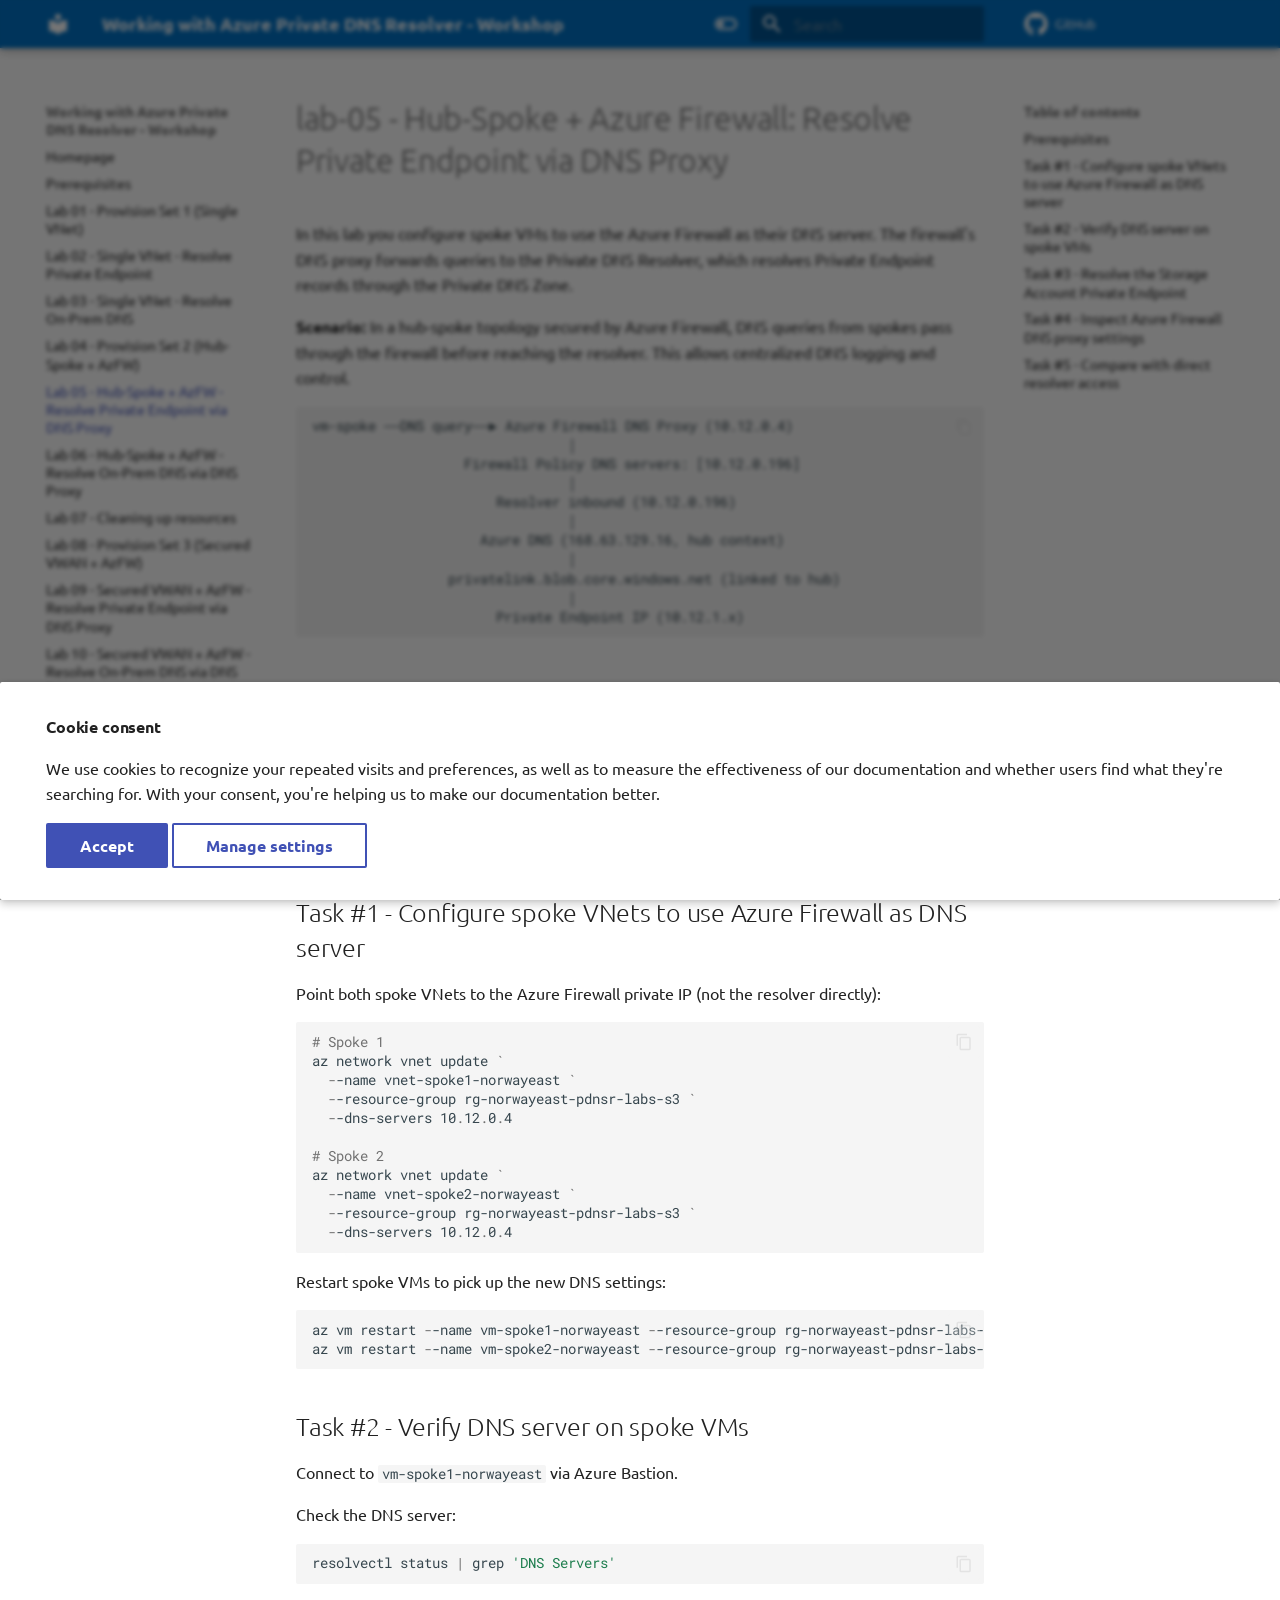
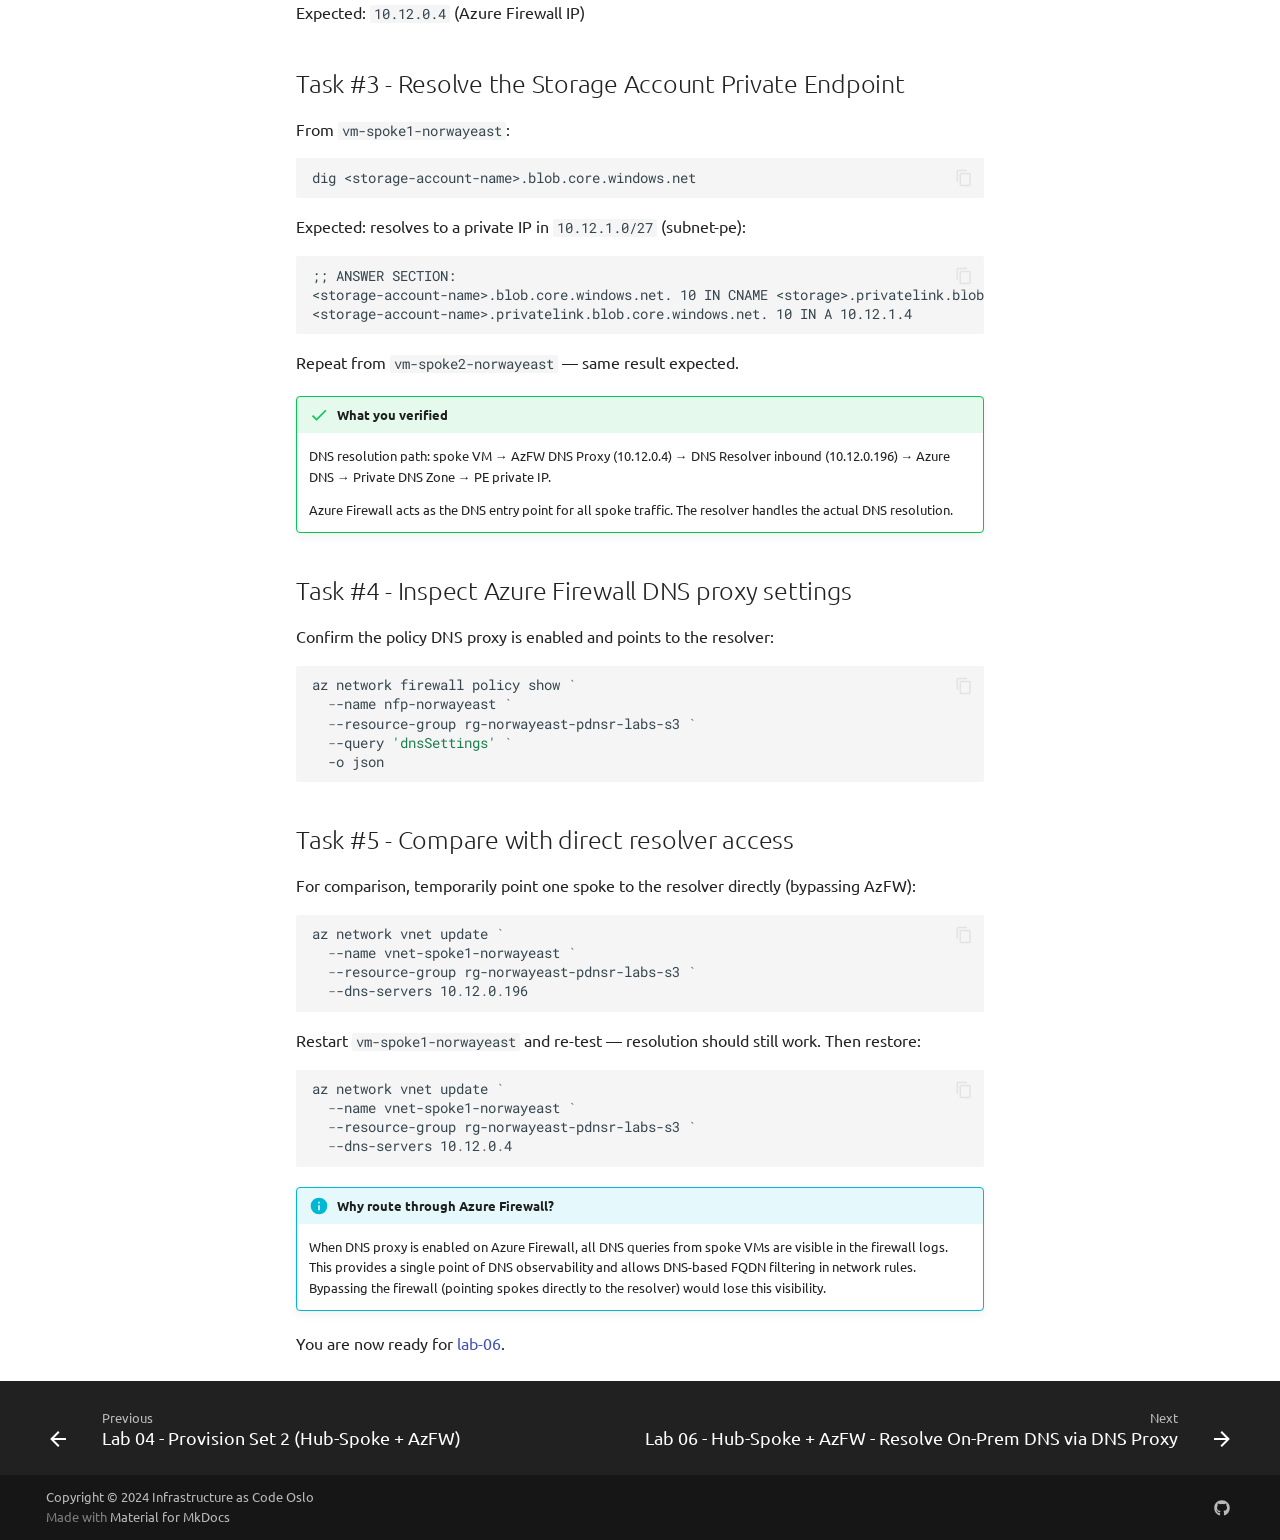
<file: labs/lab-05/index.html>
<!doctype html>
<html lang="en" class="no-js">
  <head>
    
      <meta charset="utf-8">
      <meta name="viewport" content="width=device-width,initial-scale=1">
      
        <meta name="description" content="Working with Azure Private DNS Resolver - Workshop">
      
      
        <meta name="author" content="Infrastructure as Code Oslo">
      
      
      
        <link rel="prev" href="../lab-04/">
      
      
        <link rel="next" href="../lab-06/">
      
      
        
      
      
      <link rel="icon" href="../../assets/images/favicon.png">
      <meta name="generator" content="mkdocs-1.6.1, mkdocs-material-9.7.6">
    
    
      
        <title>Lab 05 - Hub-Spoke + AzFW - Resolve Private Endpoint via DNS Proxy - Working with Azure Private DNS Resolver - Workshop</title>
      
    
    
      <link rel="stylesheet" href="../../assets/stylesheets/main.484c7ddc.min.css">
      
        
        <link rel="stylesheet" href="../../assets/stylesheets/palette.ab4e12ef.min.css">
      
      


    
    
      
    
    
      
        
        
        <link rel="preconnect" href="https://fonts.gstatic.com" crossorigin>
        <link rel="stylesheet" href="https://fonts.googleapis.com/css?family=Ubuntu:300,300i,400,400i,700,700i%7CRoboto+Mono:400,400i,700,700i&display=fallback">
        <style>:root{--md-text-font:"Ubuntu";--md-code-font:"Roboto Mono"}</style>
      
    
    
      <link rel="stylesheet" href="../../assets/stylesheets/extra.css">
    
    <script>__md_scope=new URL("../..",location),__md_hash=e=>[...e].reduce(((e,_)=>(e<<5)-e+_.charCodeAt(0)),0),__md_get=(e,_=localStorage,t=__md_scope)=>JSON.parse(_.getItem(t.pathname+"."+e)),__md_set=(e,_,t=localStorage,a=__md_scope)=>{try{t.setItem(a.pathname+"."+e,JSON.stringify(_))}catch(e){}}</script>
    
      

    
    
  </head>
  
  
    
    
      
    
    
    
    
    <body dir="ltr" data-md-color-scheme="default" data-md-color-primary="indigo" data-md-color-accent="indigo">
  
    
    <input class="md-toggle" data-md-toggle="drawer" type="checkbox" id="__drawer" autocomplete="off">
    <input class="md-toggle" data-md-toggle="search" type="checkbox" id="__search" autocomplete="off">
    <label class="md-overlay" for="__drawer"></label>
    <div data-md-component="skip">
      
        
        <a href="#lab-05-hub-spoke-azure-firewall-resolve-private-endpoint-via-dns-proxy" class="md-skip">
          Skip to content
        </a>
      
    </div>
    <div data-md-component="announce">
      
    </div>
    
    
      

  

<header class="md-header md-header--shadow" data-md-component="header">
  <nav class="md-header__inner md-grid" aria-label="Header">
    <a href="../.." title="Working with Azure Private DNS Resolver - Workshop" class="md-header__button md-logo" aria-label="Working with Azure Private DNS Resolver - Workshop" data-md-component="logo">
      
  
  <svg xmlns="http://www.w3.org/2000/svg" viewBox="0 0 24 24"><path d="M12 8a3 3 0 0 0 3-3 3 3 0 0 0-3-3 3 3 0 0 0-3 3 3 3 0 0 0 3 3m0 3.54C9.64 9.35 6.5 8 3 8v11c3.5 0 6.64 1.35 9 3.54 2.36-2.19 5.5-3.54 9-3.54V8c-3.5 0-6.64 1.35-9 3.54"/></svg>

    </a>
    <label class="md-header__button md-icon" for="__drawer">
      
      <svg xmlns="http://www.w3.org/2000/svg" viewBox="0 0 24 24"><path d="M3 6h18v2H3zm0 5h18v2H3zm0 5h18v2H3z"/></svg>
    </label>
    <div class="md-header__title" data-md-component="header-title">
      <div class="md-header__ellipsis">
        <div class="md-header__topic">
          <span class="md-ellipsis">
            Working with Azure Private DNS Resolver - Workshop
          </span>
        </div>
        <div class="md-header__topic" data-md-component="header-topic">
          <span class="md-ellipsis">
            
              Lab 05 - Hub-Spoke + AzFW - Resolve Private Endpoint via DNS Proxy
            
          </span>
        </div>
      </div>
    </div>
    
      
        <form class="md-header__option" data-md-component="palette">
  
    
    
    
    <input class="md-option" data-md-color-media="" data-md-color-scheme="default" data-md-color-primary="indigo" data-md-color-accent="indigo"  aria-label="Switch to dark mode"  type="radio" name="__palette" id="__palette_0">
    
      <label class="md-header__button md-icon" title="Switch to dark mode" for="__palette_1" hidden>
        <svg xmlns="http://www.w3.org/2000/svg" viewBox="0 0 24 24"><path d="M17 6H7c-3.31 0-6 2.69-6 6s2.69 6 6 6h10c3.31 0 6-2.69 6-6s-2.69-6-6-6m0 10H7c-2.21 0-4-1.79-4-4s1.79-4 4-4h10c2.21 0 4 1.79 4 4s-1.79 4-4 4M7 9c-1.66 0-3 1.34-3 3s1.34 3 3 3 3-1.34 3-3-1.34-3-3-3"/></svg>
      </label>
    
  
    
    
    
    <input class="md-option" data-md-color-media="" data-md-color-scheme="slate" data-md-color-primary="indigo" data-md-color-accent="teal"  aria-label="Switch to light mode"  type="radio" name="__palette" id="__palette_1">
    
      <label class="md-header__button md-icon" title="Switch to light mode" for="__palette_0" hidden>
        <svg xmlns="http://www.w3.org/2000/svg" viewBox="0 0 24 24"><path d="M17 7H7a5 5 0 0 0-5 5 5 5 0 0 0 5 5h10a5 5 0 0 0 5-5 5 5 0 0 0-5-5m0 8a3 3 0 0 1-3-3 3 3 0 0 1 3-3 3 3 0 0 1 3 3 3 3 0 0 1-3 3"/></svg>
      </label>
    
  
</form>
      
    
    
      <script>var palette=__md_get("__palette");if(palette&&palette.color){if("(prefers-color-scheme)"===palette.color.media){var media=matchMedia("(prefers-color-scheme: light)"),input=document.querySelector(media.matches?"[data-md-color-media='(prefers-color-scheme: light)']":"[data-md-color-media='(prefers-color-scheme: dark)']");palette.color.media=input.getAttribute("data-md-color-media"),palette.color.scheme=input.getAttribute("data-md-color-scheme"),palette.color.primary=input.getAttribute("data-md-color-primary"),palette.color.accent=input.getAttribute("data-md-color-accent")}for(var[key,value]of Object.entries(palette.color))document.body.setAttribute("data-md-color-"+key,value)}</script>
    
    
    
      
      
        <label class="md-header__button md-icon" for="__search">
          
          <svg xmlns="http://www.w3.org/2000/svg" viewBox="0 0 24 24"><path d="M9.5 3A6.5 6.5 0 0 1 16 9.5c0 1.61-.59 3.09-1.56 4.23l.27.27h.79l5 5-1.5 1.5-5-5v-.79l-.27-.27A6.52 6.52 0 0 1 9.5 16 6.5 6.5 0 0 1 3 9.5 6.5 6.5 0 0 1 9.5 3m0 2C7 5 5 7 5 9.5S7 14 9.5 14 14 12 14 9.5 12 5 9.5 5"/></svg>
        </label>
        <div class="md-search" data-md-component="search" role="dialog">
  <label class="md-search__overlay" for="__search"></label>
  <div class="md-search__inner" role="search">
    <form class="md-search__form" name="search">
      <input type="text" class="md-search__input" name="query" aria-label="Search" placeholder="Search" autocapitalize="off" autocorrect="off" autocomplete="off" spellcheck="false" data-md-component="search-query" required>
      <label class="md-search__icon md-icon" for="__search">
        
        <svg xmlns="http://www.w3.org/2000/svg" viewBox="0 0 24 24"><path d="M9.5 3A6.5 6.5 0 0 1 16 9.5c0 1.61-.59 3.09-1.56 4.23l.27.27h.79l5 5-1.5 1.5-5-5v-.79l-.27-.27A6.52 6.52 0 0 1 9.5 16 6.5 6.5 0 0 1 3 9.5 6.5 6.5 0 0 1 9.5 3m0 2C7 5 5 7 5 9.5S7 14 9.5 14 14 12 14 9.5 12 5 9.5 5"/></svg>
        
        <svg xmlns="http://www.w3.org/2000/svg" viewBox="0 0 24 24"><path d="M20 11v2H8l5.5 5.5-1.42 1.42L4.16 12l7.92-7.92L13.5 5.5 8 11z"/></svg>
      </label>
      <nav class="md-search__options" aria-label="Search">
        
        <button type="reset" class="md-search__icon md-icon" title="Clear" aria-label="Clear" tabindex="-1">
          
          <svg xmlns="http://www.w3.org/2000/svg" viewBox="0 0 24 24"><path d="M19 6.41 17.59 5 12 10.59 6.41 5 5 6.41 10.59 12 5 17.59 6.41 19 12 13.41 17.59 19 19 17.59 13.41 12z"/></svg>
        </button>
      </nav>
      
    </form>
    <div class="md-search__output">
      <div class="md-search__scrollwrap" tabindex="0" data-md-scrollfix>
        <div class="md-search-result" data-md-component="search-result">
          <div class="md-search-result__meta">
            Initializing search
          </div>
          <ol class="md-search-result__list" role="presentation"></ol>
        </div>
      </div>
    </div>
  </div>
</div>
      
    
    
      <div class="md-header__source">
        <a href="https://github.com/iac-oslo/dns-resolver-labs" title="Go to repository" class="md-source" data-md-component="source">
  <div class="md-source__icon md-icon">
    
    <svg xmlns="http://www.w3.org/2000/svg" viewBox="0 0 512 512"><!--! Font Awesome Free 7.1.0 by @fontawesome - https://fontawesome.com License - https://fontawesome.com/license/free (Icons: CC BY 4.0, Fonts: SIL OFL 1.1, Code: MIT License) Copyright 2025 Fonticons, Inc.--><path d="M173.9 397.4c0 2-2.3 3.6-5.2 3.6-3.3.3-5.6-1.3-5.6-3.6 0-2 2.3-3.6 5.2-3.6 3-.3 5.6 1.3 5.6 3.6m-31.1-4.5c-.7 2 1.3 4.3 4.3 4.9 2.6 1 5.6 0 6.2-2s-1.3-4.3-4.3-5.2c-2.6-.7-5.5.3-6.2 2.3m44.2-1.7c-2.9.7-4.9 2.6-4.6 4.9.3 2 2.9 3.3 5.9 2.6 2.9-.7 4.9-2.6 4.6-4.6-.3-1.9-3-3.2-5.9-2.9M252.8 8C114.1 8 8 113.3 8 252c0 110.9 69.8 205.8 169.5 239.2 12.8 2.3 17.3-5.6 17.3-12.1 0-6.2-.3-40.4-.3-61.4 0 0-70 15-84.7-29.8 0 0-11.4-29.1-27.8-36.6 0 0-22.9-15.7 1.6-15.4 0 0 24.9 2 38.6 25.8 21.9 38.6 58.6 27.5 72.9 20.9 2.3-16 8.8-27.1 16-33.7-55.9-6.2-112.3-14.3-112.3-110.5 0-27.5 7.6-41.3 23.6-58.9-2.6-6.5-11.1-33.3 2.6-67.9 20.9-6.5 69 27 69 27 20-5.6 41.5-8.5 62.8-8.5s42.8 2.9 62.8 8.5c0 0 48.1-33.6 69-27 13.7 34.7 5.2 61.4 2.6 67.9 16 17.7 25.8 31.5 25.8 58.9 0 96.5-58.9 104.2-114.8 110.5 9.2 7.9 17 22.9 17 46.4 0 33.7-.3 75.4-.3 83.6 0 6.5 4.6 14.4 17.3 12.1C436.2 457.8 504 362.9 504 252 504 113.3 391.5 8 252.8 8M105.2 352.9c-1.3 1-1 3.3.7 5.2 1.6 1.6 3.9 2.3 5.2 1 1.3-1 1-3.3-.7-5.2-1.6-1.6-3.9-2.3-5.2-1m-10.8-8.1c-.7 1.3.3 2.9 2.3 3.9 1.6 1 3.6.7 4.3-.7.7-1.3-.3-2.9-2.3-3.9-2-.6-3.6-.3-4.3.7m32.4 35.6c-1.6 1.3-1 4.3 1.3 6.2 2.3 2.3 5.2 2.6 6.5 1 1.3-1.3.7-4.3-1.3-6.2-2.2-2.3-5.2-2.6-6.5-1m-11.4-14.7c-1.6 1-1.6 3.6 0 5.9s4.3 3.3 5.6 2.3c1.6-1.3 1.6-3.9 0-6.2-1.4-2.3-4-3.3-5.6-2"/></svg>
  </div>
  <div class="md-source__repository">
    GitHub
  </div>
</a>
      </div>
    
  </nav>
  
</header>
    
    <div class="md-container" data-md-component="container">
      
      
        
          
        
      
      <main class="md-main" data-md-component="main">
        <div class="md-main__inner md-grid">
          
            
              
              <div class="md-sidebar md-sidebar--primary" data-md-component="sidebar" data-md-type="navigation" >
                <div class="md-sidebar__scrollwrap">
                  <div class="md-sidebar__inner">
                    



<nav class="md-nav md-nav--primary" aria-label="Navigation" data-md-level="0">
  <label class="md-nav__title" for="__drawer">
    <a href="../.." title="Working with Azure Private DNS Resolver - Workshop" class="md-nav__button md-logo" aria-label="Working with Azure Private DNS Resolver - Workshop" data-md-component="logo">
      
  
  <svg xmlns="http://www.w3.org/2000/svg" viewBox="0 0 24 24"><path d="M12 8a3 3 0 0 0 3-3 3 3 0 0 0-3-3 3 3 0 0 0-3 3 3 3 0 0 0 3 3m0 3.54C9.64 9.35 6.5 8 3 8v11c3.5 0 6.64 1.35 9 3.54 2.36-2.19 5.5-3.54 9-3.54V8c-3.5 0-6.64 1.35-9 3.54"/></svg>

    </a>
    Working with Azure Private DNS Resolver - Workshop
  </label>
  
    <div class="md-nav__source">
      <a href="https://github.com/iac-oslo/dns-resolver-labs" title="Go to repository" class="md-source" data-md-component="source">
  <div class="md-source__icon md-icon">
    
    <svg xmlns="http://www.w3.org/2000/svg" viewBox="0 0 512 512"><!--! Font Awesome Free 7.1.0 by @fontawesome - https://fontawesome.com License - https://fontawesome.com/license/free (Icons: CC BY 4.0, Fonts: SIL OFL 1.1, Code: MIT License) Copyright 2025 Fonticons, Inc.--><path d="M173.9 397.4c0 2-2.3 3.6-5.2 3.6-3.3.3-5.6-1.3-5.6-3.6 0-2 2.3-3.6 5.2-3.6 3-.3 5.6 1.3 5.6 3.6m-31.1-4.5c-.7 2 1.3 4.3 4.3 4.9 2.6 1 5.6 0 6.2-2s-1.3-4.3-4.3-5.2c-2.6-.7-5.5.3-6.2 2.3m44.2-1.7c-2.9.7-4.9 2.6-4.6 4.9.3 2 2.9 3.3 5.9 2.6 2.9-.7 4.9-2.6 4.6-4.6-.3-1.9-3-3.2-5.9-2.9M252.8 8C114.1 8 8 113.3 8 252c0 110.9 69.8 205.8 169.5 239.2 12.8 2.3 17.3-5.6 17.3-12.1 0-6.2-.3-40.4-.3-61.4 0 0-70 15-84.7-29.8 0 0-11.4-29.1-27.8-36.6 0 0-22.9-15.7 1.6-15.4 0 0 24.9 2 38.6 25.8 21.9 38.6 58.6 27.5 72.9 20.9 2.3-16 8.8-27.1 16-33.7-55.9-6.2-112.3-14.3-112.3-110.5 0-27.5 7.6-41.3 23.6-58.9-2.6-6.5-11.1-33.3 2.6-67.9 20.9-6.5 69 27 69 27 20-5.6 41.5-8.5 62.8-8.5s42.8 2.9 62.8 8.5c0 0 48.1-33.6 69-27 13.7 34.7 5.2 61.4 2.6 67.9 16 17.7 25.8 31.5 25.8 58.9 0 96.5-58.9 104.2-114.8 110.5 9.2 7.9 17 22.9 17 46.4 0 33.7-.3 75.4-.3 83.6 0 6.5 4.6 14.4 17.3 12.1C436.2 457.8 504 362.9 504 252 504 113.3 391.5 8 252.8 8M105.2 352.9c-1.3 1-1 3.3.7 5.2 1.6 1.6 3.9 2.3 5.2 1 1.3-1 1-3.3-.7-5.2-1.6-1.6-3.9-2.3-5.2-1m-10.8-8.1c-.7 1.3.3 2.9 2.3 3.9 1.6 1 3.6.7 4.3-.7.7-1.3-.3-2.9-2.3-3.9-2-.6-3.6-.3-4.3.7m32.4 35.6c-1.6 1.3-1 4.3 1.3 6.2 2.3 2.3 5.2 2.6 6.5 1 1.3-1.3.7-4.3-1.3-6.2-2.2-2.3-5.2-2.6-6.5-1m-11.4-14.7c-1.6 1-1.6 3.6 0 5.9s4.3 3.3 5.6 2.3c1.6-1.3 1.6-3.9 0-6.2-1.4-2.3-4-3.3-5.6-2"/></svg>
  </div>
  <div class="md-source__repository">
    GitHub
  </div>
</a>
    </div>
  
  <ul class="md-nav__list" data-md-scrollfix>
    
      
      
  
  
  
  
    <li class="md-nav__item">
      <a href="../.." class="md-nav__link">
        
  
  
  <span class="md-ellipsis">
    
  
    Homepage
  

    
  </span>
  
  

      </a>
    </li>
  

    
      
      
  
  
  
  
    <li class="md-nav__item">
      <a href="../../prerequisites/" class="md-nav__link">
        
  
  
  <span class="md-ellipsis">
    
  
    Prerequisites
  

    
  </span>
  
  

      </a>
    </li>
  

    
      
      
  
  
  
  
    <li class="md-nav__item">
      <a href="../lab-01/" class="md-nav__link">
        
  
  
  <span class="md-ellipsis">
    
  
    Lab 01 - Provision Set 1 (Single VNet)
  

    
  </span>
  
  

      </a>
    </li>
  

    
      
      
  
  
  
  
    <li class="md-nav__item">
      <a href="../lab-02/" class="md-nav__link">
        
  
  
  <span class="md-ellipsis">
    
  
    Lab 02 - Single VNet - Resolve Private Endpoint
  

    
  </span>
  
  

      </a>
    </li>
  

    
      
      
  
  
  
  
    <li class="md-nav__item">
      <a href="../lab-03/" class="md-nav__link">
        
  
  
  <span class="md-ellipsis">
    
  
    Lab 03 - Single VNet - Resolve On-Prem DNS
  

    
  </span>
  
  

      </a>
    </li>
  

    
      
      
  
  
  
  
    <li class="md-nav__item">
      <a href="../lab-04/" class="md-nav__link">
        
  
  
  <span class="md-ellipsis">
    
  
    Lab 04 - Provision Set 2 (Hub-Spoke + AzFW)
  

    
  </span>
  
  

      </a>
    </li>
  

    
      
      
  
  
    
  
  
  
    <li class="md-nav__item md-nav__item--active">
      
      <input class="md-nav__toggle md-toggle" type="checkbox" id="__toc">
      
      
        
      
      
        <label class="md-nav__link md-nav__link--active" for="__toc">
          
  
  
  <span class="md-ellipsis">
    
  
    Lab 05 - Hub-Spoke + AzFW - Resolve Private Endpoint via DNS Proxy
  

    
  </span>
  
  

          <span class="md-nav__icon md-icon"></span>
        </label>
      
      <a href="./" class="md-nav__link md-nav__link--active">
        
  
  
  <span class="md-ellipsis">
    
  
    Lab 05 - Hub-Spoke + AzFW - Resolve Private Endpoint via DNS Proxy
  

    
  </span>
  
  

      </a>
      
        

<nav class="md-nav md-nav--secondary" aria-label="Table of contents">
  
  
  
    
  
  
    <label class="md-nav__title" for="__toc">
      <span class="md-nav__icon md-icon"></span>
      Table of contents
    </label>
    <ul class="md-nav__list" data-md-component="toc" data-md-scrollfix>
      
        <li class="md-nav__item">
  <a href="#prerequisites" class="md-nav__link">
    <span class="md-ellipsis">
      
        Prerequisites
      
    </span>
  </a>
  
</li>
      
        <li class="md-nav__item">
  <a href="#task-1-configure-spoke-vnets-to-use-azure-firewall-as-dns-server" class="md-nav__link">
    <span class="md-ellipsis">
      
        Task #1 - Configure spoke VNets to use Azure Firewall as DNS server
      
    </span>
  </a>
  
</li>
      
        <li class="md-nav__item">
  <a href="#task-2-verify-dns-server-on-spoke-vms" class="md-nav__link">
    <span class="md-ellipsis">
      
        Task #2 - Verify DNS server on spoke VMs
      
    </span>
  </a>
  
</li>
      
        <li class="md-nav__item">
  <a href="#task-3-resolve-the-storage-account-private-endpoint" class="md-nav__link">
    <span class="md-ellipsis">
      
        Task #3 - Resolve the Storage Account Private Endpoint
      
    </span>
  </a>
  
</li>
      
        <li class="md-nav__item">
  <a href="#task-4-inspect-azure-firewall-dns-proxy-settings" class="md-nav__link">
    <span class="md-ellipsis">
      
        Task #4 - Inspect Azure Firewall DNS proxy settings
      
    </span>
  </a>
  
</li>
      
        <li class="md-nav__item">
  <a href="#task-5-compare-with-direct-resolver-access" class="md-nav__link">
    <span class="md-ellipsis">
      
        Task #5 - Compare with direct resolver access
      
    </span>
  </a>
  
</li>
      
    </ul>
  
</nav>
      
    </li>
  

    
      
      
  
  
  
  
    <li class="md-nav__item">
      <a href="../lab-06/" class="md-nav__link">
        
  
  
  <span class="md-ellipsis">
    
  
    Lab 06 - Hub-Spoke + AzFW - Resolve On-Prem DNS via DNS Proxy
  

    
  </span>
  
  

      </a>
    </li>
  

    
      
      
  
  
  
  
    <li class="md-nav__item">
      <a href="../lab-07/" class="md-nav__link">
        
  
  
  <span class="md-ellipsis">
    
  
    Lab 07 - Cleaning up resources
  

    
  </span>
  
  

      </a>
    </li>
  

    
      
      
  
  
  
  
    <li class="md-nav__item">
      <a href="../lab-08/" class="md-nav__link">
        
  
  
  <span class="md-ellipsis">
    
  
    Lab 08 - Provision Set 3 (Secured VWAN + AzFW)
  

    
  </span>
  
  

      </a>
    </li>
  

    
      
      
  
  
  
  
    <li class="md-nav__item">
      <a href="../lab-09/" class="md-nav__link">
        
  
  
  <span class="md-ellipsis">
    
  
    Lab 09 - Secured VWAN + AzFW - Resolve Private Endpoint via DNS Proxy
  

    
  </span>
  
  

      </a>
    </li>
  

    
      
      
  
  
  
  
    <li class="md-nav__item">
      <a href="../lab-10/" class="md-nav__link">
        
  
  
  <span class="md-ellipsis">
    
  
    Lab 10 - Secured VWAN + AzFW - Resolve On-Prem DNS via DNS Proxy
  

    
  </span>
  
  

      </a>
    </li>
  

    
  </ul>
</nav>
                  </div>
                </div>
              </div>
            
            
              
              <div class="md-sidebar md-sidebar--secondary" data-md-component="sidebar" data-md-type="toc" >
                <div class="md-sidebar__scrollwrap">
                  <div class="md-sidebar__inner">
                    

<nav class="md-nav md-nav--secondary" aria-label="Table of contents">
  
  
  
    
  
  
    <label class="md-nav__title" for="__toc">
      <span class="md-nav__icon md-icon"></span>
      Table of contents
    </label>
    <ul class="md-nav__list" data-md-component="toc" data-md-scrollfix>
      
        <li class="md-nav__item">
  <a href="#prerequisites" class="md-nav__link">
    <span class="md-ellipsis">
      
        Prerequisites
      
    </span>
  </a>
  
</li>
      
        <li class="md-nav__item">
  <a href="#task-1-configure-spoke-vnets-to-use-azure-firewall-as-dns-server" class="md-nav__link">
    <span class="md-ellipsis">
      
        Task #1 - Configure spoke VNets to use Azure Firewall as DNS server
      
    </span>
  </a>
  
</li>
      
        <li class="md-nav__item">
  <a href="#task-2-verify-dns-server-on-spoke-vms" class="md-nav__link">
    <span class="md-ellipsis">
      
        Task #2 - Verify DNS server on spoke VMs
      
    </span>
  </a>
  
</li>
      
        <li class="md-nav__item">
  <a href="#task-3-resolve-the-storage-account-private-endpoint" class="md-nav__link">
    <span class="md-ellipsis">
      
        Task #3 - Resolve the Storage Account Private Endpoint
      
    </span>
  </a>
  
</li>
      
        <li class="md-nav__item">
  <a href="#task-4-inspect-azure-firewall-dns-proxy-settings" class="md-nav__link">
    <span class="md-ellipsis">
      
        Task #4 - Inspect Azure Firewall DNS proxy settings
      
    </span>
  </a>
  
</li>
      
        <li class="md-nav__item">
  <a href="#task-5-compare-with-direct-resolver-access" class="md-nav__link">
    <span class="md-ellipsis">
      
        Task #5 - Compare with direct resolver access
      
    </span>
  </a>
  
</li>
      
    </ul>
  
</nav>
                  </div>
                </div>
              </div>
            
          
          
            <div class="md-content" data-md-component="content">
              
              <article class="md-content__inner md-typeset">
                
                  


  
  


<h1 id="lab-05-hub-spoke-azure-firewall-resolve-private-endpoint-via-dns-proxy">lab-05 - Hub-Spoke + Azure Firewall: Resolve Private Endpoint via DNS Proxy<a class="headerlink" href="#lab-05-hub-spoke-azure-firewall-resolve-private-endpoint-via-dns-proxy" title="Permanent link">&para;</a></h1>
<p>In this lab you configure spoke VMs to use the Azure Firewall as their DNS server. The firewall's DNS proxy forwards queries to the Private DNS Resolver, which resolves Private Endpoint records through the Private DNS Zone.</p>
<p><strong>Scenario:</strong> In a hub-spoke topology secured by Azure Firewall, DNS queries from spokes pass through the firewall before reaching the resolver. This allows centralized DNS logging and control.</p>
<div class="highlight"><pre><span></span><code><a id="__codelineno-0-1" name="__codelineno-0-1" href="#__codelineno-0-1"></a>vm-spoke ──DNS query──► Azure Firewall DNS Proxy (10.12.0.4)
<a id="__codelineno-0-2" name="__codelineno-0-2" href="#__codelineno-0-2"></a>                                │
<a id="__codelineno-0-3" name="__codelineno-0-3" href="#__codelineno-0-3"></a>                   Firewall Policy DNS servers: [10.12.0.196]
<a id="__codelineno-0-4" name="__codelineno-0-4" href="#__codelineno-0-4"></a>                                │
<a id="__codelineno-0-5" name="__codelineno-0-5" href="#__codelineno-0-5"></a>                       Resolver inbound (10.12.0.196)
<a id="__codelineno-0-6" name="__codelineno-0-6" href="#__codelineno-0-6"></a>                                │
<a id="__codelineno-0-7" name="__codelineno-0-7" href="#__codelineno-0-7"></a>                     Azure DNS (168.63.129.16, hub context)
<a id="__codelineno-0-8" name="__codelineno-0-8" href="#__codelineno-0-8"></a>                                │
<a id="__codelineno-0-9" name="__codelineno-0-9" href="#__codelineno-0-9"></a>                 privatelink.blob.core.windows.net (linked to hub)
<a id="__codelineno-0-10" name="__codelineno-0-10" href="#__codelineno-0-10"></a>                                │
<a id="__codelineno-0-11" name="__codelineno-0-11" href="#__codelineno-0-11"></a>                       Private Endpoint IP (10.12.1.x)
</code></pre></div>
<h2 id="prerequisites">Prerequisites<a class="headerlink" href="#prerequisites" title="Permanent link">&para;</a></h2>
<ul>
<li>Lab-07 completed and resources deployed</li>
<li>Azure Firewall private IP: <code>10.12.0.4</code></li>
<li>Resolver inbound endpoint IP: <code>10.12.0.196</code></li>
<li>Storage Account FQDN noted</li>
</ul>
<h2 id="task-1-configure-spoke-vnets-to-use-azure-firewall-as-dns-server">Task #1 - Configure spoke VNets to use Azure Firewall as DNS server<a class="headerlink" href="#task-1-configure-spoke-vnets-to-use-azure-firewall-as-dns-server" title="Permanent link">&para;</a></h2>
<p>Point both spoke VNets to the Azure Firewall private IP (not the resolver directly):</p>
<div class="highlight"><pre><span></span><code><a id="__codelineno-1-1" name="__codelineno-1-1" href="#__codelineno-1-1"></a><span class="c"># Spoke 1</span>
<a id="__codelineno-1-2" name="__codelineno-1-2" href="#__codelineno-1-2"></a><span class="n">az</span> <span class="n">network</span> <span class="n">vnet</span> <span class="n">update</span> <span class="p">`</span>
<a id="__codelineno-1-3" name="__codelineno-1-3" href="#__codelineno-1-3"></a>  <span class="p">-</span><span class="n">-name</span> <span class="n">vnet-spoke1-norwayeast</span> <span class="p">`</span>
<a id="__codelineno-1-4" name="__codelineno-1-4" href="#__codelineno-1-4"></a>  <span class="p">-</span><span class="n">-resource-group</span> <span class="n">rg-norwayeast-pdnsr-labs-s3</span> <span class="p">`</span>
<a id="__codelineno-1-5" name="__codelineno-1-5" href="#__codelineno-1-5"></a>  <span class="p">-</span><span class="n">-dns-servers</span> <span class="n">10</span><span class="p">.</span><span class="n">12</span><span class="p">.</span><span class="n">0</span><span class="p">.</span><span class="n">4</span>
<a id="__codelineno-1-6" name="__codelineno-1-6" href="#__codelineno-1-6"></a>
<a id="__codelineno-1-7" name="__codelineno-1-7" href="#__codelineno-1-7"></a><span class="c"># Spoke 2</span>
<a id="__codelineno-1-8" name="__codelineno-1-8" href="#__codelineno-1-8"></a><span class="n">az</span> <span class="n">network</span> <span class="n">vnet</span> <span class="n">update</span> <span class="p">`</span>
<a id="__codelineno-1-9" name="__codelineno-1-9" href="#__codelineno-1-9"></a>  <span class="p">-</span><span class="n">-name</span> <span class="n">vnet-spoke2-norwayeast</span> <span class="p">`</span>
<a id="__codelineno-1-10" name="__codelineno-1-10" href="#__codelineno-1-10"></a>  <span class="p">-</span><span class="n">-resource-group</span> <span class="n">rg-norwayeast-pdnsr-labs-s3</span> <span class="p">`</span>
<a id="__codelineno-1-11" name="__codelineno-1-11" href="#__codelineno-1-11"></a>  <span class="p">-</span><span class="n">-dns-servers</span> <span class="n">10</span><span class="p">.</span><span class="n">12</span><span class="p">.</span><span class="n">0</span><span class="p">.</span><span class="n">4</span>
</code></pre></div>
<p>Restart spoke VMs to pick up the new DNS settings:</p>
<div class="highlight"><pre><span></span><code><a id="__codelineno-2-1" name="__codelineno-2-1" href="#__codelineno-2-1"></a><span class="n">az</span> <span class="n">vm</span> <span class="n">restart</span> <span class="p">-</span><span class="n">-name</span> <span class="n">vm-spoke1-norwayeast</span> <span class="p">-</span><span class="n">-resource-group</span> <span class="n">rg-norwayeast-pdnsr-labs-s3</span>
<a id="__codelineno-2-2" name="__codelineno-2-2" href="#__codelineno-2-2"></a><span class="n">az</span> <span class="n">vm</span> <span class="n">restart</span> <span class="p">-</span><span class="n">-name</span> <span class="n">vm-spoke2-norwayeast</span> <span class="p">-</span><span class="n">-resource-group</span> <span class="n">rg-norwayeast-pdnsr-labs-s3</span>
</code></pre></div>
<h2 id="task-2-verify-dns-server-on-spoke-vms">Task #2 - Verify DNS server on spoke VMs<a class="headerlink" href="#task-2-verify-dns-server-on-spoke-vms" title="Permanent link">&para;</a></h2>
<p>Connect to <code>vm-spoke1-norwayeast</code> via Azure Bastion.</p>
<p>Check the DNS server:</p>
<div class="highlight"><pre><span></span><code><a id="__codelineno-3-1" name="__codelineno-3-1" href="#__codelineno-3-1"></a>resolvectl<span class="w"> </span>status<span class="w"> </span><span class="p">|</span><span class="w"> </span>grep<span class="w"> </span><span class="s1">&#39;DNS Servers&#39;</span>
</code></pre></div>
<p>Expected: <code>10.12.0.4</code> (Azure Firewall IP)</p>
<h2 id="task-3-resolve-the-storage-account-private-endpoint">Task #3 - Resolve the Storage Account Private Endpoint<a class="headerlink" href="#task-3-resolve-the-storage-account-private-endpoint" title="Permanent link">&para;</a></h2>
<p>From <code>vm-spoke1-norwayeast</code>:</p>
<div class="highlight"><pre><span></span><code><a id="__codelineno-4-1" name="__codelineno-4-1" href="#__codelineno-4-1"></a>dig<span class="w"> </span>&lt;storage-account-name&gt;.blob.core.windows.net
</code></pre></div>
<p>Expected: resolves to a private IP in <code>10.12.1.0/27</code> (subnet-pe):</p>
<div class="highlight"><pre><span></span><code><a id="__codelineno-5-1" name="__codelineno-5-1" href="#__codelineno-5-1"></a>;; ANSWER SECTION:
<a id="__codelineno-5-2" name="__codelineno-5-2" href="#__codelineno-5-2"></a>&lt;storage-account-name&gt;.blob.core.windows.net. 10 IN CNAME &lt;storage&gt;.privatelink.blob.core.windows.net.
<a id="__codelineno-5-3" name="__codelineno-5-3" href="#__codelineno-5-3"></a>&lt;storage-account-name&gt;.privatelink.blob.core.windows.net. 10 IN A 10.12.1.4
</code></pre></div>
<p>Repeat from <code>vm-spoke2-norwayeast</code> — same result expected.</p>
<div class="admonition success">
<p class="admonition-title">What you verified</p>
<p>DNS resolution path: spoke VM → AzFW DNS Proxy (10.12.0.4) → DNS Resolver inbound (10.12.0.196) → Azure DNS → Private DNS Zone → PE private IP.</p>
<p>Azure Firewall acts as the DNS entry point for all spoke traffic. The resolver handles the actual DNS resolution.</p>
</div>
<h2 id="task-4-inspect-azure-firewall-dns-proxy-settings">Task #4 - Inspect Azure Firewall DNS proxy settings<a class="headerlink" href="#task-4-inspect-azure-firewall-dns-proxy-settings" title="Permanent link">&para;</a></h2>
<p>Confirm the policy DNS proxy is enabled and points to the resolver:</p>
<div class="highlight"><pre><span></span><code><a id="__codelineno-6-1" name="__codelineno-6-1" href="#__codelineno-6-1"></a><span class="n">az</span> <span class="n">network</span> <span class="n">firewall</span> <span class="n">policy</span> <span class="n">show</span> <span class="p">`</span>
<a id="__codelineno-6-2" name="__codelineno-6-2" href="#__codelineno-6-2"></a>  <span class="p">-</span><span class="n">-name</span> <span class="n">nfp-norwayeast</span> <span class="p">`</span>
<a id="__codelineno-6-3" name="__codelineno-6-3" href="#__codelineno-6-3"></a>  <span class="p">-</span><span class="n">-resource-group</span> <span class="n">rg-norwayeast-pdnsr-labs-s3</span> <span class="p">`</span>
<a id="__codelineno-6-4" name="__codelineno-6-4" href="#__codelineno-6-4"></a>  <span class="p">-</span><span class="n">-query</span> <span class="s1">&#39;dnsSettings&#39;</span> <span class="p">`</span>
<a id="__codelineno-6-5" name="__codelineno-6-5" href="#__codelineno-6-5"></a>  <span class="n">-o</span> <span class="n">json</span>
</code></pre></div>
<h2 id="task-5-compare-with-direct-resolver-access">Task #5 - Compare with direct resolver access<a class="headerlink" href="#task-5-compare-with-direct-resolver-access" title="Permanent link">&para;</a></h2>
<p>For comparison, temporarily point one spoke to the resolver directly (bypassing AzFW):</p>
<div class="highlight"><pre><span></span><code><a id="__codelineno-7-1" name="__codelineno-7-1" href="#__codelineno-7-1"></a><span class="n">az</span> <span class="n">network</span> <span class="n">vnet</span> <span class="n">update</span> <span class="p">`</span>
<a id="__codelineno-7-2" name="__codelineno-7-2" href="#__codelineno-7-2"></a>  <span class="p">-</span><span class="n">-name</span> <span class="n">vnet-spoke1-norwayeast</span> <span class="p">`</span>
<a id="__codelineno-7-3" name="__codelineno-7-3" href="#__codelineno-7-3"></a>  <span class="p">-</span><span class="n">-resource-group</span> <span class="n">rg-norwayeast-pdnsr-labs-s3</span> <span class="p">`</span>
<a id="__codelineno-7-4" name="__codelineno-7-4" href="#__codelineno-7-4"></a>  <span class="p">-</span><span class="n">-dns-servers</span> <span class="n">10</span><span class="p">.</span><span class="n">12</span><span class="p">.</span><span class="n">0</span><span class="p">.</span><span class="n">196</span>
</code></pre></div>
<p>Restart <code>vm-spoke1-norwayeast</code> and re-test — resolution should still work. Then restore:</p>
<div class="highlight"><pre><span></span><code><a id="__codelineno-8-1" name="__codelineno-8-1" href="#__codelineno-8-1"></a><span class="n">az</span> <span class="n">network</span> <span class="n">vnet</span> <span class="n">update</span> <span class="p">`</span>
<a id="__codelineno-8-2" name="__codelineno-8-2" href="#__codelineno-8-2"></a>  <span class="p">-</span><span class="n">-name</span> <span class="n">vnet-spoke1-norwayeast</span> <span class="p">`</span>
<a id="__codelineno-8-3" name="__codelineno-8-3" href="#__codelineno-8-3"></a>  <span class="p">-</span><span class="n">-resource-group</span> <span class="n">rg-norwayeast-pdnsr-labs-s3</span> <span class="p">`</span>
<a id="__codelineno-8-4" name="__codelineno-8-4" href="#__codelineno-8-4"></a>  <span class="p">-</span><span class="n">-dns-servers</span> <span class="n">10</span><span class="p">.</span><span class="n">12</span><span class="p">.</span><span class="n">0</span><span class="p">.</span><span class="n">4</span>
</code></pre></div>
<div class="admonition info">
<p class="admonition-title">Why route through Azure Firewall?</p>
<p>When DNS proxy is enabled on Azure Firewall, all DNS queries from spoke VMs are visible in the firewall logs. This provides a single point of DNS observability and allows DNS-based FQDN filtering in network rules. Bypassing the firewall (pointing spokes directly to the resolver) would lose this visibility.</p>
</div>
<p>You are now ready for <a href="../lab-06/">lab-06</a>.</p>












                
              </article>
            </div>
          
          
  <script>var tabs=__md_get("__tabs");if(Array.isArray(tabs))e:for(var set of document.querySelectorAll(".tabbed-set")){var labels=set.querySelector(".tabbed-labels");for(var tab of tabs)for(var label of labels.getElementsByTagName("label"))if(label.innerText.trim()===tab){var input=document.getElementById(label.htmlFor);input.checked=!0;continue e}}</script>

<script>var target=document.getElementById(location.hash.slice(1));target&&target.name&&(target.checked=target.name.startsWith("__tabbed_"))</script>
        </div>
        
          <button type="button" class="md-top md-icon" data-md-component="top" hidden>
  
  <svg xmlns="http://www.w3.org/2000/svg" viewBox="0 0 24 24"><path d="M13 20h-2V8l-5.5 5.5-1.42-1.42L12 4.16l7.92 7.92-1.42 1.42L13 8z"/></svg>
  Back to top
</button>
        
      </main>
      
        <footer class="md-footer">
  
    
      
      <nav class="md-footer__inner md-grid" aria-label="Footer" >
        
          
          <a href="../lab-04/" class="md-footer__link md-footer__link--prev" aria-label="Previous: Lab 04 - Provision Set 2 (Hub-Spoke + AzFW)">
            <div class="md-footer__button md-icon">
              
              <svg xmlns="http://www.w3.org/2000/svg" viewBox="0 0 24 24"><path d="M20 11v2H8l5.5 5.5-1.42 1.42L4.16 12l7.92-7.92L13.5 5.5 8 11z"/></svg>
            </div>
            <div class="md-footer__title">
              <span class="md-footer__direction">
                Previous
              </span>
              <div class="md-ellipsis">
                Lab 04 - Provision Set 2 (Hub-Spoke + AzFW)
              </div>
            </div>
          </a>
        
        
          
          <a href="../lab-06/" class="md-footer__link md-footer__link--next" aria-label="Next: Lab 06 - Hub-Spoke + AzFW - Resolve On-Prem DNS via DNS Proxy">
            <div class="md-footer__title">
              <span class="md-footer__direction">
                Next
              </span>
              <div class="md-ellipsis">
                Lab 06 - Hub-Spoke + AzFW - Resolve On-Prem DNS via DNS Proxy
              </div>
            </div>
            <div class="md-footer__button md-icon">
              
              <svg xmlns="http://www.w3.org/2000/svg" viewBox="0 0 24 24"><path d="M4 11v2h12l-5.5 5.5 1.42 1.42L19.84 12l-7.92-7.92L10.5 5.5 16 11z"/></svg>
            </div>
          </a>
        
      </nav>
    
  
  <div class="md-footer-meta md-typeset">
    <div class="md-footer-meta__inner md-grid">
      <div class="md-copyright">
  
    <div class="md-copyright__highlight">
      Copyright &copy; 2024 Infrastructure as Code Oslo
    </div>
  
  
    Made with
    <a href="https://squidfunk.github.io/mkdocs-material/" target="_blank" rel="noopener">
      Material for MkDocs
    </a>
  
</div>
      
        
<div class="md-social">
  
    
    
    
    
      
      
    
    <a href="https://github.com/iac-oslo/dns-resolver-labs" target="_blank" rel="noopener" title="github.com" class="md-social__link">
      <svg xmlns="http://www.w3.org/2000/svg" viewBox="0 0 512 512"><!--! Font Awesome Free 7.1.0 by @fontawesome - https://fontawesome.com License - https://fontawesome.com/license/free (Icons: CC BY 4.0, Fonts: SIL OFL 1.1, Code: MIT License) Copyright 2025 Fonticons, Inc.--><path d="M173.9 397.4c0 2-2.3 3.6-5.2 3.6-3.3.3-5.6-1.3-5.6-3.6 0-2 2.3-3.6 5.2-3.6 3-.3 5.6 1.3 5.6 3.6m-31.1-4.5c-.7 2 1.3 4.3 4.3 4.9 2.6 1 5.6 0 6.2-2s-1.3-4.3-4.3-5.2c-2.6-.7-5.5.3-6.2 2.3m44.2-1.7c-2.9.7-4.9 2.6-4.6 4.9.3 2 2.9 3.3 5.9 2.6 2.9-.7 4.9-2.6 4.6-4.6-.3-1.9-3-3.2-5.9-2.9M252.8 8C114.1 8 8 113.3 8 252c0 110.9 69.8 205.8 169.5 239.2 12.8 2.3 17.3-5.6 17.3-12.1 0-6.2-.3-40.4-.3-61.4 0 0-70 15-84.7-29.8 0 0-11.4-29.1-27.8-36.6 0 0-22.9-15.7 1.6-15.4 0 0 24.9 2 38.6 25.8 21.9 38.6 58.6 27.5 72.9 20.9 2.3-16 8.8-27.1 16-33.7-55.9-6.2-112.3-14.3-112.3-110.5 0-27.5 7.6-41.3 23.6-58.9-2.6-6.5-11.1-33.3 2.6-67.9 20.9-6.5 69 27 69 27 20-5.6 41.5-8.5 62.8-8.5s42.8 2.9 62.8 8.5c0 0 48.1-33.6 69-27 13.7 34.7 5.2 61.4 2.6 67.9 16 17.7 25.8 31.5 25.8 58.9 0 96.5-58.9 104.2-114.8 110.5 9.2 7.9 17 22.9 17 46.4 0 33.7-.3 75.4-.3 83.6 0 6.5 4.6 14.4 17.3 12.1C436.2 457.8 504 362.9 504 252 504 113.3 391.5 8 252.8 8M105.2 352.9c-1.3 1-1 3.3.7 5.2 1.6 1.6 3.9 2.3 5.2 1 1.3-1 1-3.3-.7-5.2-1.6-1.6-3.9-2.3-5.2-1m-10.8-8.1c-.7 1.3.3 2.9 2.3 3.9 1.6 1 3.6.7 4.3-.7.7-1.3-.3-2.9-2.3-3.9-2-.6-3.6-.3-4.3.7m32.4 35.6c-1.6 1.3-1 4.3 1.3 6.2 2.3 2.3 5.2 2.6 6.5 1 1.3-1.3.7-4.3-1.3-6.2-2.2-2.3-5.2-2.6-6.5-1m-11.4-14.7c-1.6 1-1.6 3.6 0 5.9s4.3 3.3 5.6 2.3c1.6-1.3 1.6-3.9 0-6.2-1.4-2.3-4-3.3-5.6-2"/></svg>
    </a>
  
</div>
      
    </div>
  </div>
</footer>
      
    </div>
    <div class="md-dialog" data-md-component="dialog">
      <div class="md-dialog__inner md-typeset"></div>
    </div>
    
    
      <div class="md-consent" data-md-component="consent" id="__consent" hidden>
        <div class="md-consent__overlay"></div>
        <aside class="md-consent__inner">
          <form class="md-consent__form md-grid md-typeset" name="consent">
            


  


<h4>Cookie consent</h4>
<p>We use cookies to recognize your repeated visits and preferences, as well as to measure the effectiveness of our documentation and whether users find what they're searching for. With your consent, you're helping us to make our documentation better.</p>
<input class="md-toggle" type="checkbox" id="__settings" >
<div class="md-consent__settings">
  <ul class="task-list">
    
    
      
    
    
      
        
  
  
    
    
  
  <li class="task-list-item">
    <label class="task-list-control">
      <input type="checkbox" name="github" checked>
      <span class="task-list-indicator"></span>
      GitHub
    </label>
  </li>

      
    
    
  </ul>
</div>
<div class="md-consent__controls">
  
    
      <button class="md-button md-button--primary">Accept</button>
    
    
    
  
    
    
    
      <label class="md-button" for="__settings">Manage settings</label>
    
  
</div>
          </form>
        </aside>
      </div>
      <script>var consent=__md_get("__consent");if(consent)for(var input of document.forms.consent.elements)input.name&&(input.checked=consent[input.name]||!1);else"file:"!==location.protocol&&setTimeout((function(){document.querySelector("[data-md-component=consent]").hidden=!1}),250);var form=document.forms.consent;for(var action of["submit","reset"])form.addEventListener(action,(function(e){if(e.preventDefault(),"reset"===e.type)for(var n of document.forms.consent.elements)n.name&&(n.checked=!1);__md_set("__consent",Object.fromEntries(Array.from(new FormData(form).keys()).map((function(e){return[e,!0]})))),location.hash="",location.reload()}))</script>
    
    
      
      
      <script id="__config" type="application/json">{"annotate": null, "base": "../..", "features": ["header.autohide", "navigation.instant", "navigation.indexes", "navigation.top", "navigation.footer", "content.code.copy", "content.code.annotate", "content.tabs.link"], "search": "../../assets/javascripts/workers/search.2c215733.min.js", "tags": null, "translations": {"clipboard.copied": "Copied to clipboard", "clipboard.copy": "Copy to clipboard", "search.result.more.one": "1 more on this page", "search.result.more.other": "# more on this page", "search.result.none": "No matching documents", "search.result.one": "1 matching document", "search.result.other": "# matching documents", "search.result.placeholder": "Type to start searching", "search.result.term.missing": "Missing", "select.version": "Select version"}, "version": null}</script>
    
    
      <script src="../../assets/javascripts/bundle.79ae519e.min.js"></script>
      
    
  </body>
</html>
</file>
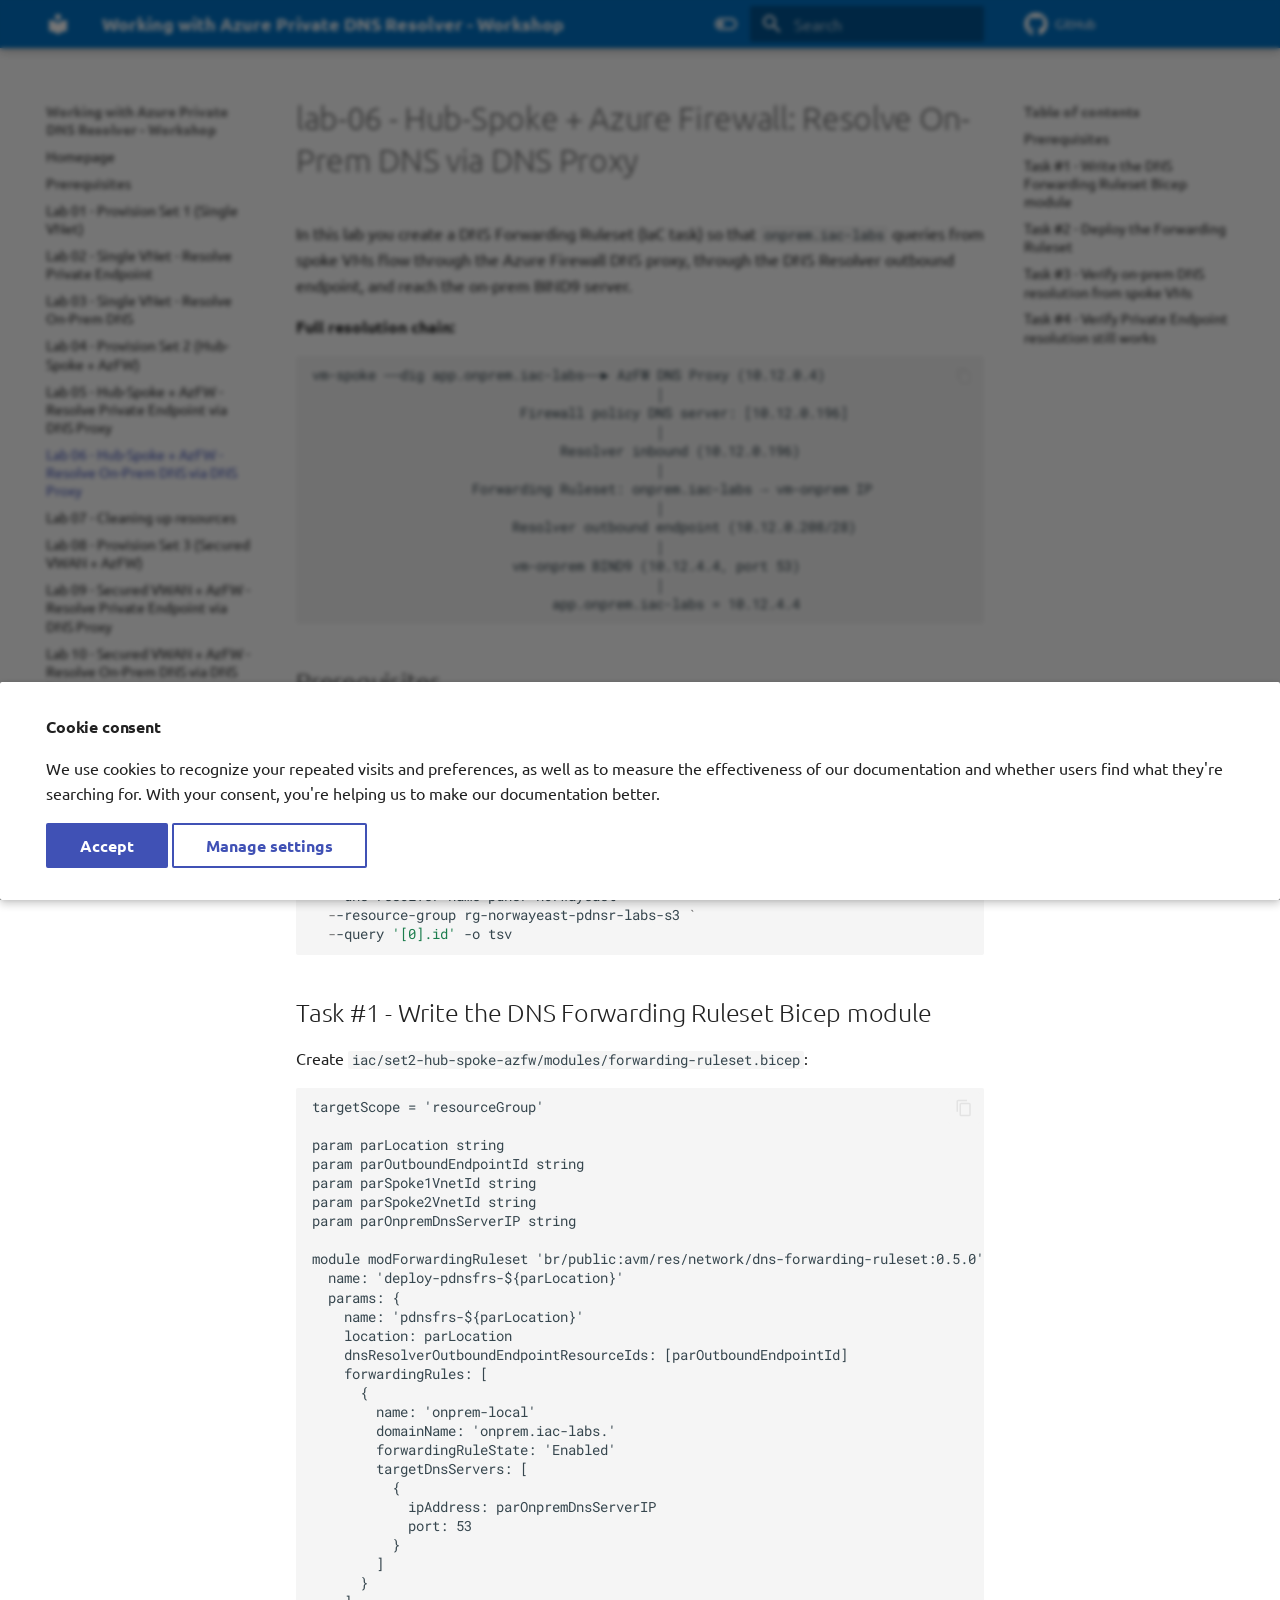
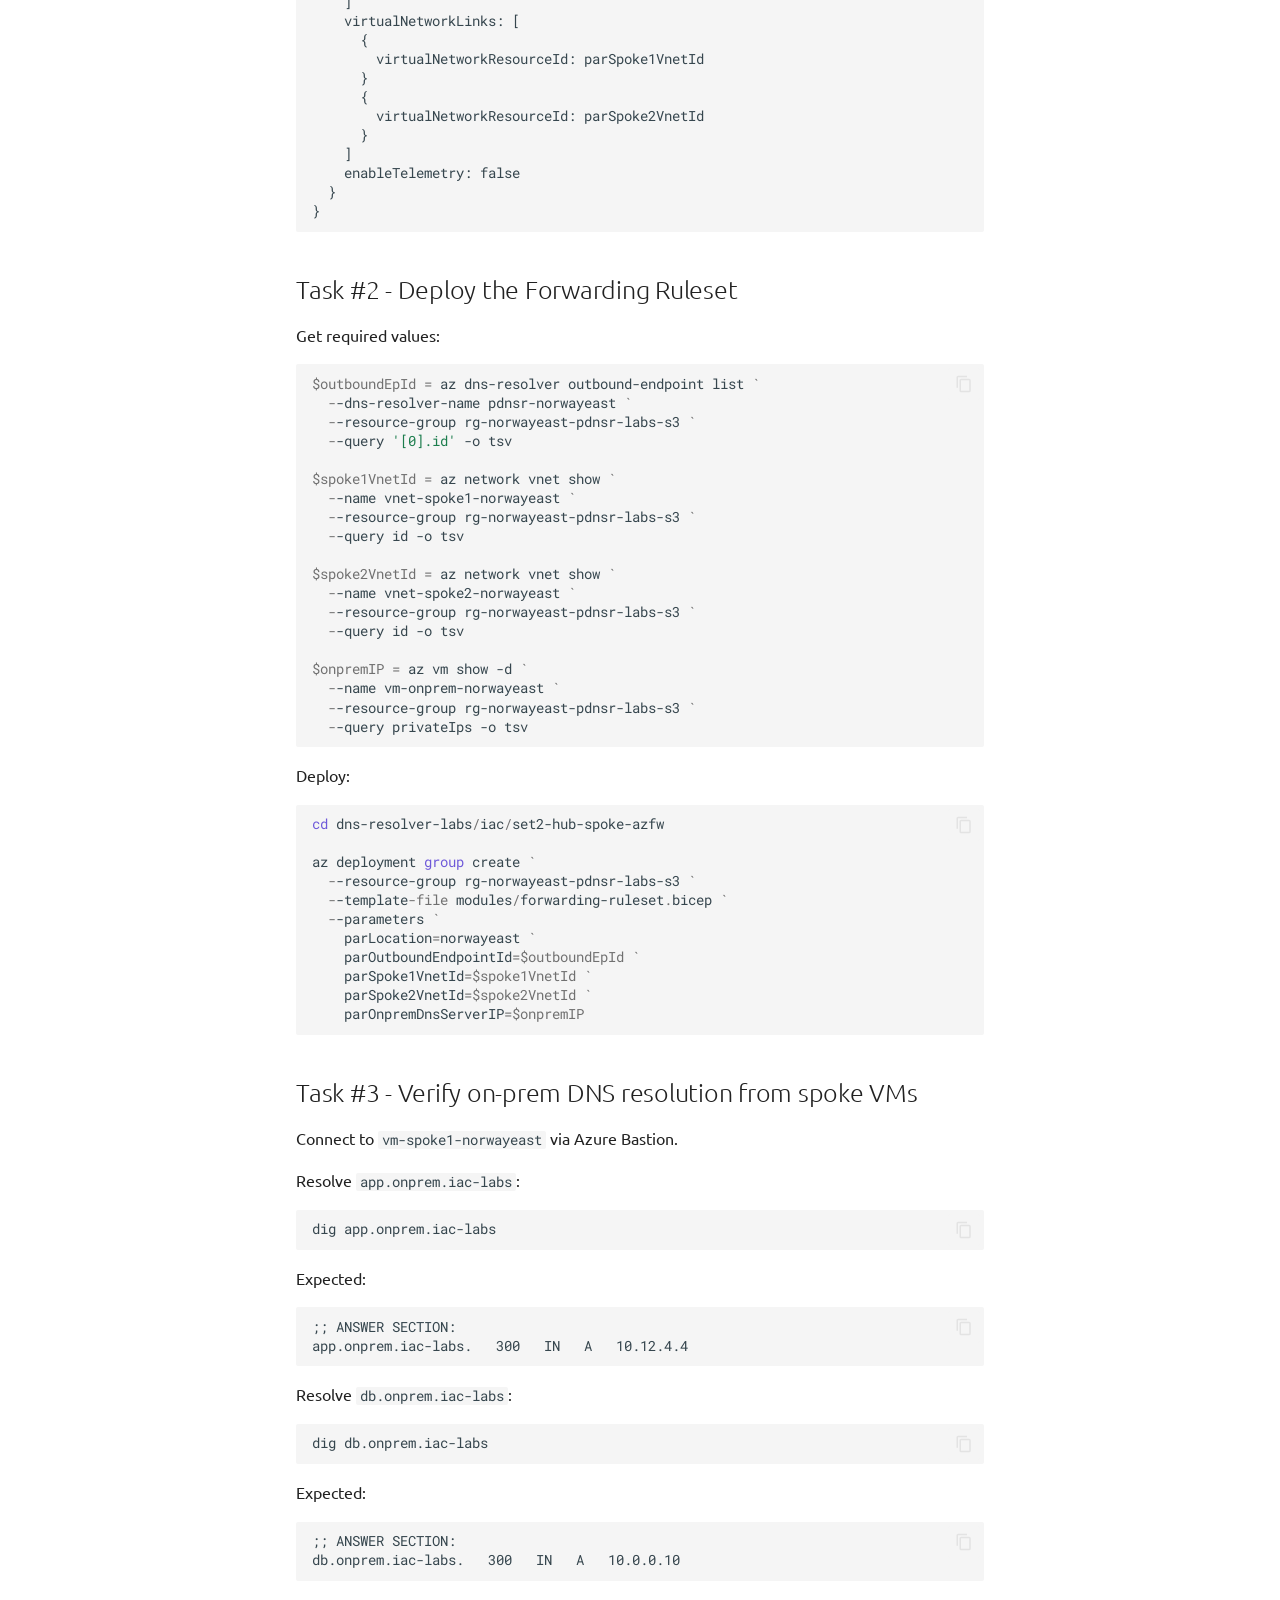
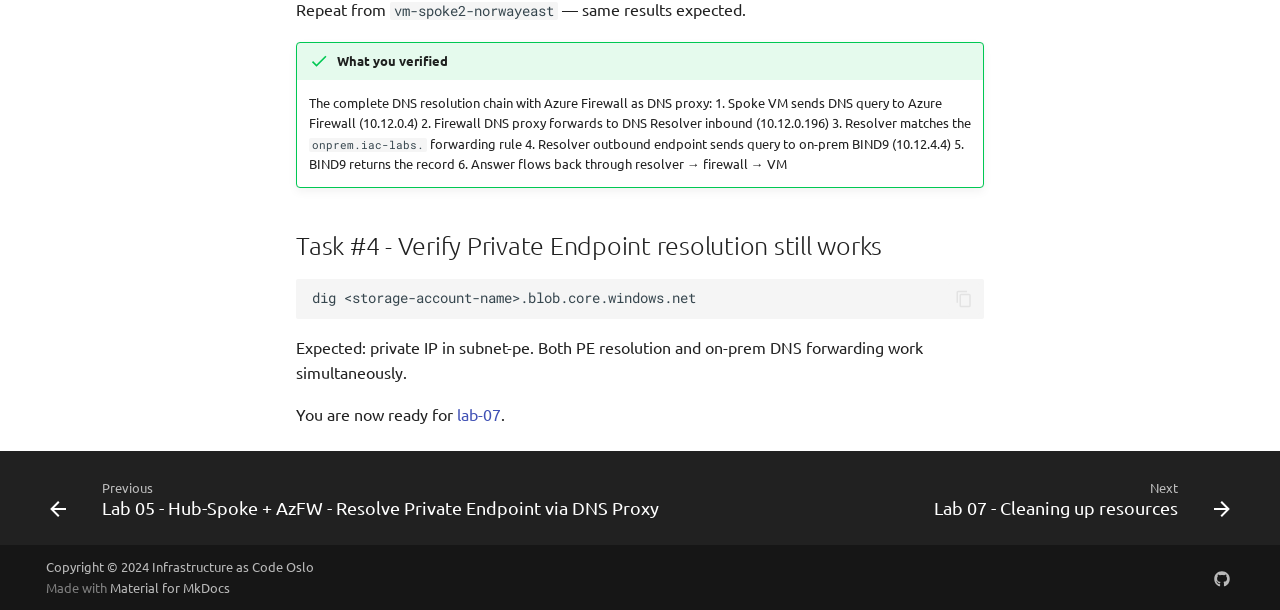
<file: labs/lab-06/index.html>
<!doctype html>
<html lang="en" class="no-js">
  <head>
    
      <meta charset="utf-8">
      <meta name="viewport" content="width=device-width,initial-scale=1">
      
        <meta name="description" content="Working with Azure Private DNS Resolver - Workshop">
      
      
        <meta name="author" content="Infrastructure as Code Oslo">
      
      
      
        <link rel="prev" href="../lab-05/">
      
      
        <link rel="next" href="../lab-07/">
      
      
        
      
      
      <link rel="icon" href="../../assets/images/favicon.png">
      <meta name="generator" content="mkdocs-1.6.1, mkdocs-material-9.7.6">
    
    
      
        <title>Lab 06 - Hub-Spoke + AzFW - Resolve On-Prem DNS via DNS Proxy - Working with Azure Private DNS Resolver - Workshop</title>
      
    
    
      <link rel="stylesheet" href="../../assets/stylesheets/main.484c7ddc.min.css">
      
        
        <link rel="stylesheet" href="../../assets/stylesheets/palette.ab4e12ef.min.css">
      
      


    
    
      
    
    
      
        
        
        <link rel="preconnect" href="https://fonts.gstatic.com" crossorigin>
        <link rel="stylesheet" href="https://fonts.googleapis.com/css?family=Ubuntu:300,300i,400,400i,700,700i%7CRoboto+Mono:400,400i,700,700i&display=fallback">
        <style>:root{--md-text-font:"Ubuntu";--md-code-font:"Roboto Mono"}</style>
      
    
    
      <link rel="stylesheet" href="../../assets/stylesheets/extra.css">
    
    <script>__md_scope=new URL("../..",location),__md_hash=e=>[...e].reduce(((e,_)=>(e<<5)-e+_.charCodeAt(0)),0),__md_get=(e,_=localStorage,t=__md_scope)=>JSON.parse(_.getItem(t.pathname+"."+e)),__md_set=(e,_,t=localStorage,a=__md_scope)=>{try{t.setItem(a.pathname+"."+e,JSON.stringify(_))}catch(e){}}</script>
    
      

    
    
  </head>
  
  
    
    
      
    
    
    
    
    <body dir="ltr" data-md-color-scheme="default" data-md-color-primary="indigo" data-md-color-accent="indigo">
  
    
    <input class="md-toggle" data-md-toggle="drawer" type="checkbox" id="__drawer" autocomplete="off">
    <input class="md-toggle" data-md-toggle="search" type="checkbox" id="__search" autocomplete="off">
    <label class="md-overlay" for="__drawer"></label>
    <div data-md-component="skip">
      
        
        <a href="#lab-06-hub-spoke-azure-firewall-resolve-on-prem-dns-via-dns-proxy" class="md-skip">
          Skip to content
        </a>
      
    </div>
    <div data-md-component="announce">
      
    </div>
    
    
      

  

<header class="md-header md-header--shadow" data-md-component="header">
  <nav class="md-header__inner md-grid" aria-label="Header">
    <a href="../.." title="Working with Azure Private DNS Resolver - Workshop" class="md-header__button md-logo" aria-label="Working with Azure Private DNS Resolver - Workshop" data-md-component="logo">
      
  
  <svg xmlns="http://www.w3.org/2000/svg" viewBox="0 0 24 24"><path d="M12 8a3 3 0 0 0 3-3 3 3 0 0 0-3-3 3 3 0 0 0-3 3 3 3 0 0 0 3 3m0 3.54C9.64 9.35 6.5 8 3 8v11c3.5 0 6.64 1.35 9 3.54 2.36-2.19 5.5-3.54 9-3.54V8c-3.5 0-6.64 1.35-9 3.54"/></svg>

    </a>
    <label class="md-header__button md-icon" for="__drawer">
      
      <svg xmlns="http://www.w3.org/2000/svg" viewBox="0 0 24 24"><path d="M3 6h18v2H3zm0 5h18v2H3zm0 5h18v2H3z"/></svg>
    </label>
    <div class="md-header__title" data-md-component="header-title">
      <div class="md-header__ellipsis">
        <div class="md-header__topic">
          <span class="md-ellipsis">
            Working with Azure Private DNS Resolver - Workshop
          </span>
        </div>
        <div class="md-header__topic" data-md-component="header-topic">
          <span class="md-ellipsis">
            
              Lab 06 - Hub-Spoke + AzFW - Resolve On-Prem DNS via DNS Proxy
            
          </span>
        </div>
      </div>
    </div>
    
      
        <form class="md-header__option" data-md-component="palette">
  
    
    
    
    <input class="md-option" data-md-color-media="" data-md-color-scheme="default" data-md-color-primary="indigo" data-md-color-accent="indigo"  aria-label="Switch to dark mode"  type="radio" name="__palette" id="__palette_0">
    
      <label class="md-header__button md-icon" title="Switch to dark mode" for="__palette_1" hidden>
        <svg xmlns="http://www.w3.org/2000/svg" viewBox="0 0 24 24"><path d="M17 6H7c-3.31 0-6 2.69-6 6s2.69 6 6 6h10c3.31 0 6-2.69 6-6s-2.69-6-6-6m0 10H7c-2.21 0-4-1.79-4-4s1.79-4 4-4h10c2.21 0 4 1.79 4 4s-1.79 4-4 4M7 9c-1.66 0-3 1.34-3 3s1.34 3 3 3 3-1.34 3-3-1.34-3-3-3"/></svg>
      </label>
    
  
    
    
    
    <input class="md-option" data-md-color-media="" data-md-color-scheme="slate" data-md-color-primary="indigo" data-md-color-accent="teal"  aria-label="Switch to light mode"  type="radio" name="__palette" id="__palette_1">
    
      <label class="md-header__button md-icon" title="Switch to light mode" for="__palette_0" hidden>
        <svg xmlns="http://www.w3.org/2000/svg" viewBox="0 0 24 24"><path d="M17 7H7a5 5 0 0 0-5 5 5 5 0 0 0 5 5h10a5 5 0 0 0 5-5 5 5 0 0 0-5-5m0 8a3 3 0 0 1-3-3 3 3 0 0 1 3-3 3 3 0 0 1 3 3 3 3 0 0 1-3 3"/></svg>
      </label>
    
  
</form>
      
    
    
      <script>var palette=__md_get("__palette");if(palette&&palette.color){if("(prefers-color-scheme)"===palette.color.media){var media=matchMedia("(prefers-color-scheme: light)"),input=document.querySelector(media.matches?"[data-md-color-media='(prefers-color-scheme: light)']":"[data-md-color-media='(prefers-color-scheme: dark)']");palette.color.media=input.getAttribute("data-md-color-media"),palette.color.scheme=input.getAttribute("data-md-color-scheme"),palette.color.primary=input.getAttribute("data-md-color-primary"),palette.color.accent=input.getAttribute("data-md-color-accent")}for(var[key,value]of Object.entries(palette.color))document.body.setAttribute("data-md-color-"+key,value)}</script>
    
    
    
      
      
        <label class="md-header__button md-icon" for="__search">
          
          <svg xmlns="http://www.w3.org/2000/svg" viewBox="0 0 24 24"><path d="M9.5 3A6.5 6.5 0 0 1 16 9.5c0 1.61-.59 3.09-1.56 4.23l.27.27h.79l5 5-1.5 1.5-5-5v-.79l-.27-.27A6.52 6.52 0 0 1 9.5 16 6.5 6.5 0 0 1 3 9.5 6.5 6.5 0 0 1 9.5 3m0 2C7 5 5 7 5 9.5S7 14 9.5 14 14 12 14 9.5 12 5 9.5 5"/></svg>
        </label>
        <div class="md-search" data-md-component="search" role="dialog">
  <label class="md-search__overlay" for="__search"></label>
  <div class="md-search__inner" role="search">
    <form class="md-search__form" name="search">
      <input type="text" class="md-search__input" name="query" aria-label="Search" placeholder="Search" autocapitalize="off" autocorrect="off" autocomplete="off" spellcheck="false" data-md-component="search-query" required>
      <label class="md-search__icon md-icon" for="__search">
        
        <svg xmlns="http://www.w3.org/2000/svg" viewBox="0 0 24 24"><path d="M9.5 3A6.5 6.5 0 0 1 16 9.5c0 1.61-.59 3.09-1.56 4.23l.27.27h.79l5 5-1.5 1.5-5-5v-.79l-.27-.27A6.52 6.52 0 0 1 9.5 16 6.5 6.5 0 0 1 3 9.5 6.5 6.5 0 0 1 9.5 3m0 2C7 5 5 7 5 9.5S7 14 9.5 14 14 12 14 9.5 12 5 9.5 5"/></svg>
        
        <svg xmlns="http://www.w3.org/2000/svg" viewBox="0 0 24 24"><path d="M20 11v2H8l5.5 5.5-1.42 1.42L4.16 12l7.92-7.92L13.5 5.5 8 11z"/></svg>
      </label>
      <nav class="md-search__options" aria-label="Search">
        
        <button type="reset" class="md-search__icon md-icon" title="Clear" aria-label="Clear" tabindex="-1">
          
          <svg xmlns="http://www.w3.org/2000/svg" viewBox="0 0 24 24"><path d="M19 6.41 17.59 5 12 10.59 6.41 5 5 6.41 10.59 12 5 17.59 6.41 19 12 13.41 17.59 19 19 17.59 13.41 12z"/></svg>
        </button>
      </nav>
      
    </form>
    <div class="md-search__output">
      <div class="md-search__scrollwrap" tabindex="0" data-md-scrollfix>
        <div class="md-search-result" data-md-component="search-result">
          <div class="md-search-result__meta">
            Initializing search
          </div>
          <ol class="md-search-result__list" role="presentation"></ol>
        </div>
      </div>
    </div>
  </div>
</div>
      
    
    
      <div class="md-header__source">
        <a href="https://github.com/iac-oslo/dns-resolver-labs" title="Go to repository" class="md-source" data-md-component="source">
  <div class="md-source__icon md-icon">
    
    <svg xmlns="http://www.w3.org/2000/svg" viewBox="0 0 512 512"><!--! Font Awesome Free 7.1.0 by @fontawesome - https://fontawesome.com License - https://fontawesome.com/license/free (Icons: CC BY 4.0, Fonts: SIL OFL 1.1, Code: MIT License) Copyright 2025 Fonticons, Inc.--><path d="M173.9 397.4c0 2-2.3 3.6-5.2 3.6-3.3.3-5.6-1.3-5.6-3.6 0-2 2.3-3.6 5.2-3.6 3-.3 5.6 1.3 5.6 3.6m-31.1-4.5c-.7 2 1.3 4.3 4.3 4.9 2.6 1 5.6 0 6.2-2s-1.3-4.3-4.3-5.2c-2.6-.7-5.5.3-6.2 2.3m44.2-1.7c-2.9.7-4.9 2.6-4.6 4.9.3 2 2.9 3.3 5.9 2.6 2.9-.7 4.9-2.6 4.6-4.6-.3-1.9-3-3.2-5.9-2.9M252.8 8C114.1 8 8 113.3 8 252c0 110.9 69.8 205.8 169.5 239.2 12.8 2.3 17.3-5.6 17.3-12.1 0-6.2-.3-40.4-.3-61.4 0 0-70 15-84.7-29.8 0 0-11.4-29.1-27.8-36.6 0 0-22.9-15.7 1.6-15.4 0 0 24.9 2 38.6 25.8 21.9 38.6 58.6 27.5 72.9 20.9 2.3-16 8.8-27.1 16-33.7-55.9-6.2-112.3-14.3-112.3-110.5 0-27.5 7.6-41.3 23.6-58.9-2.6-6.5-11.1-33.3 2.6-67.9 20.9-6.5 69 27 69 27 20-5.6 41.5-8.5 62.8-8.5s42.8 2.9 62.8 8.5c0 0 48.1-33.6 69-27 13.7 34.7 5.2 61.4 2.6 67.9 16 17.7 25.8 31.5 25.8 58.9 0 96.5-58.9 104.2-114.8 110.5 9.2 7.9 17 22.9 17 46.4 0 33.7-.3 75.4-.3 83.6 0 6.5 4.6 14.4 17.3 12.1C436.2 457.8 504 362.9 504 252 504 113.3 391.5 8 252.8 8M105.2 352.9c-1.3 1-1 3.3.7 5.2 1.6 1.6 3.9 2.3 5.2 1 1.3-1 1-3.3-.7-5.2-1.6-1.6-3.9-2.3-5.2-1m-10.8-8.1c-.7 1.3.3 2.9 2.3 3.9 1.6 1 3.6.7 4.3-.7.7-1.3-.3-2.9-2.3-3.9-2-.6-3.6-.3-4.3.7m32.4 35.6c-1.6 1.3-1 4.3 1.3 6.2 2.3 2.3 5.2 2.6 6.5 1 1.3-1.3.7-4.3-1.3-6.2-2.2-2.3-5.2-2.6-6.5-1m-11.4-14.7c-1.6 1-1.6 3.6 0 5.9s4.3 3.3 5.6 2.3c1.6-1.3 1.6-3.9 0-6.2-1.4-2.3-4-3.3-5.6-2"/></svg>
  </div>
  <div class="md-source__repository">
    GitHub
  </div>
</a>
      </div>
    
  </nav>
  
</header>
    
    <div class="md-container" data-md-component="container">
      
      
        
          
        
      
      <main class="md-main" data-md-component="main">
        <div class="md-main__inner md-grid">
          
            
              
              <div class="md-sidebar md-sidebar--primary" data-md-component="sidebar" data-md-type="navigation" >
                <div class="md-sidebar__scrollwrap">
                  <div class="md-sidebar__inner">
                    



<nav class="md-nav md-nav--primary" aria-label="Navigation" data-md-level="0">
  <label class="md-nav__title" for="__drawer">
    <a href="../.." title="Working with Azure Private DNS Resolver - Workshop" class="md-nav__button md-logo" aria-label="Working with Azure Private DNS Resolver - Workshop" data-md-component="logo">
      
  
  <svg xmlns="http://www.w3.org/2000/svg" viewBox="0 0 24 24"><path d="M12 8a3 3 0 0 0 3-3 3 3 0 0 0-3-3 3 3 0 0 0-3 3 3 3 0 0 0 3 3m0 3.54C9.64 9.35 6.5 8 3 8v11c3.5 0 6.64 1.35 9 3.54 2.36-2.19 5.5-3.54 9-3.54V8c-3.5 0-6.64 1.35-9 3.54"/></svg>

    </a>
    Working with Azure Private DNS Resolver - Workshop
  </label>
  
    <div class="md-nav__source">
      <a href="https://github.com/iac-oslo/dns-resolver-labs" title="Go to repository" class="md-source" data-md-component="source">
  <div class="md-source__icon md-icon">
    
    <svg xmlns="http://www.w3.org/2000/svg" viewBox="0 0 512 512"><!--! Font Awesome Free 7.1.0 by @fontawesome - https://fontawesome.com License - https://fontawesome.com/license/free (Icons: CC BY 4.0, Fonts: SIL OFL 1.1, Code: MIT License) Copyright 2025 Fonticons, Inc.--><path d="M173.9 397.4c0 2-2.3 3.6-5.2 3.6-3.3.3-5.6-1.3-5.6-3.6 0-2 2.3-3.6 5.2-3.6 3-.3 5.6 1.3 5.6 3.6m-31.1-4.5c-.7 2 1.3 4.3 4.3 4.9 2.6 1 5.6 0 6.2-2s-1.3-4.3-4.3-5.2c-2.6-.7-5.5.3-6.2 2.3m44.2-1.7c-2.9.7-4.9 2.6-4.6 4.9.3 2 2.9 3.3 5.9 2.6 2.9-.7 4.9-2.6 4.6-4.6-.3-1.9-3-3.2-5.9-2.9M252.8 8C114.1 8 8 113.3 8 252c0 110.9 69.8 205.8 169.5 239.2 12.8 2.3 17.3-5.6 17.3-12.1 0-6.2-.3-40.4-.3-61.4 0 0-70 15-84.7-29.8 0 0-11.4-29.1-27.8-36.6 0 0-22.9-15.7 1.6-15.4 0 0 24.9 2 38.6 25.8 21.9 38.6 58.6 27.5 72.9 20.9 2.3-16 8.8-27.1 16-33.7-55.9-6.2-112.3-14.3-112.3-110.5 0-27.5 7.6-41.3 23.6-58.9-2.6-6.5-11.1-33.3 2.6-67.9 20.9-6.5 69 27 69 27 20-5.6 41.5-8.5 62.8-8.5s42.8 2.9 62.8 8.5c0 0 48.1-33.6 69-27 13.7 34.7 5.2 61.4 2.6 67.9 16 17.7 25.8 31.5 25.8 58.9 0 96.5-58.9 104.2-114.8 110.5 9.2 7.9 17 22.9 17 46.4 0 33.7-.3 75.4-.3 83.6 0 6.5 4.6 14.4 17.3 12.1C436.2 457.8 504 362.9 504 252 504 113.3 391.5 8 252.8 8M105.2 352.9c-1.3 1-1 3.3.7 5.2 1.6 1.6 3.9 2.3 5.2 1 1.3-1 1-3.3-.7-5.2-1.6-1.6-3.9-2.3-5.2-1m-10.8-8.1c-.7 1.3.3 2.9 2.3 3.9 1.6 1 3.6.7 4.3-.7.7-1.3-.3-2.9-2.3-3.9-2-.6-3.6-.3-4.3.7m32.4 35.6c-1.6 1.3-1 4.3 1.3 6.2 2.3 2.3 5.2 2.6 6.5 1 1.3-1.3.7-4.3-1.3-6.2-2.2-2.3-5.2-2.6-6.5-1m-11.4-14.7c-1.6 1-1.6 3.6 0 5.9s4.3 3.3 5.6 2.3c1.6-1.3 1.6-3.9 0-6.2-1.4-2.3-4-3.3-5.6-2"/></svg>
  </div>
  <div class="md-source__repository">
    GitHub
  </div>
</a>
    </div>
  
  <ul class="md-nav__list" data-md-scrollfix>
    
      
      
  
  
  
  
    <li class="md-nav__item">
      <a href="../.." class="md-nav__link">
        
  
  
  <span class="md-ellipsis">
    
  
    Homepage
  

    
  </span>
  
  

      </a>
    </li>
  

    
      
      
  
  
  
  
    <li class="md-nav__item">
      <a href="../../prerequisites/" class="md-nav__link">
        
  
  
  <span class="md-ellipsis">
    
  
    Prerequisites
  

    
  </span>
  
  

      </a>
    </li>
  

    
      
      
  
  
  
  
    <li class="md-nav__item">
      <a href="../lab-01/" class="md-nav__link">
        
  
  
  <span class="md-ellipsis">
    
  
    Lab 01 - Provision Set 1 (Single VNet)
  

    
  </span>
  
  

      </a>
    </li>
  

    
      
      
  
  
  
  
    <li class="md-nav__item">
      <a href="../lab-02/" class="md-nav__link">
        
  
  
  <span class="md-ellipsis">
    
  
    Lab 02 - Single VNet - Resolve Private Endpoint
  

    
  </span>
  
  

      </a>
    </li>
  

    
      
      
  
  
  
  
    <li class="md-nav__item">
      <a href="../lab-03/" class="md-nav__link">
        
  
  
  <span class="md-ellipsis">
    
  
    Lab 03 - Single VNet - Resolve On-Prem DNS
  

    
  </span>
  
  

      </a>
    </li>
  

    
      
      
  
  
  
  
    <li class="md-nav__item">
      <a href="../lab-04/" class="md-nav__link">
        
  
  
  <span class="md-ellipsis">
    
  
    Lab 04 - Provision Set 2 (Hub-Spoke + AzFW)
  

    
  </span>
  
  

      </a>
    </li>
  

    
      
      
  
  
  
  
    <li class="md-nav__item">
      <a href="../lab-05/" class="md-nav__link">
        
  
  
  <span class="md-ellipsis">
    
  
    Lab 05 - Hub-Spoke + AzFW - Resolve Private Endpoint via DNS Proxy
  

    
  </span>
  
  

      </a>
    </li>
  

    
      
      
  
  
    
  
  
  
    <li class="md-nav__item md-nav__item--active">
      
      <input class="md-nav__toggle md-toggle" type="checkbox" id="__toc">
      
      
        
      
      
        <label class="md-nav__link md-nav__link--active" for="__toc">
          
  
  
  <span class="md-ellipsis">
    
  
    Lab 06 - Hub-Spoke + AzFW - Resolve On-Prem DNS via DNS Proxy
  

    
  </span>
  
  

          <span class="md-nav__icon md-icon"></span>
        </label>
      
      <a href="./" class="md-nav__link md-nav__link--active">
        
  
  
  <span class="md-ellipsis">
    
  
    Lab 06 - Hub-Spoke + AzFW - Resolve On-Prem DNS via DNS Proxy
  

    
  </span>
  
  

      </a>
      
        

<nav class="md-nav md-nav--secondary" aria-label="Table of contents">
  
  
  
    
  
  
    <label class="md-nav__title" for="__toc">
      <span class="md-nav__icon md-icon"></span>
      Table of contents
    </label>
    <ul class="md-nav__list" data-md-component="toc" data-md-scrollfix>
      
        <li class="md-nav__item">
  <a href="#prerequisites" class="md-nav__link">
    <span class="md-ellipsis">
      
        Prerequisites
      
    </span>
  </a>
  
</li>
      
        <li class="md-nav__item">
  <a href="#task-1-write-the-dns-forwarding-ruleset-bicep-module" class="md-nav__link">
    <span class="md-ellipsis">
      
        Task #1 - Write the DNS Forwarding Ruleset Bicep module
      
    </span>
  </a>
  
</li>
      
        <li class="md-nav__item">
  <a href="#task-2-deploy-the-forwarding-ruleset" class="md-nav__link">
    <span class="md-ellipsis">
      
        Task #2 - Deploy the Forwarding Ruleset
      
    </span>
  </a>
  
</li>
      
        <li class="md-nav__item">
  <a href="#task-3-verify-on-prem-dns-resolution-from-spoke-vms" class="md-nav__link">
    <span class="md-ellipsis">
      
        Task #3 - Verify on-prem DNS resolution from spoke VMs
      
    </span>
  </a>
  
</li>
      
        <li class="md-nav__item">
  <a href="#task-4-verify-private-endpoint-resolution-still-works" class="md-nav__link">
    <span class="md-ellipsis">
      
        Task #4 - Verify Private Endpoint resolution still works
      
    </span>
  </a>
  
</li>
      
    </ul>
  
</nav>
      
    </li>
  

    
      
      
  
  
  
  
    <li class="md-nav__item">
      <a href="../lab-07/" class="md-nav__link">
        
  
  
  <span class="md-ellipsis">
    
  
    Lab 07 - Cleaning up resources
  

    
  </span>
  
  

      </a>
    </li>
  

    
      
      
  
  
  
  
    <li class="md-nav__item">
      <a href="../lab-08/" class="md-nav__link">
        
  
  
  <span class="md-ellipsis">
    
  
    Lab 08 - Provision Set 3 (Secured VWAN + AzFW)
  

    
  </span>
  
  

      </a>
    </li>
  

    
      
      
  
  
  
  
    <li class="md-nav__item">
      <a href="../lab-09/" class="md-nav__link">
        
  
  
  <span class="md-ellipsis">
    
  
    Lab 09 - Secured VWAN + AzFW - Resolve Private Endpoint via DNS Proxy
  

    
  </span>
  
  

      </a>
    </li>
  

    
      
      
  
  
  
  
    <li class="md-nav__item">
      <a href="../lab-10/" class="md-nav__link">
        
  
  
  <span class="md-ellipsis">
    
  
    Lab 10 - Secured VWAN + AzFW - Resolve On-Prem DNS via DNS Proxy
  

    
  </span>
  
  

      </a>
    </li>
  

    
  </ul>
</nav>
                  </div>
                </div>
              </div>
            
            
              
              <div class="md-sidebar md-sidebar--secondary" data-md-component="sidebar" data-md-type="toc" >
                <div class="md-sidebar__scrollwrap">
                  <div class="md-sidebar__inner">
                    

<nav class="md-nav md-nav--secondary" aria-label="Table of contents">
  
  
  
    
  
  
    <label class="md-nav__title" for="__toc">
      <span class="md-nav__icon md-icon"></span>
      Table of contents
    </label>
    <ul class="md-nav__list" data-md-component="toc" data-md-scrollfix>
      
        <li class="md-nav__item">
  <a href="#prerequisites" class="md-nav__link">
    <span class="md-ellipsis">
      
        Prerequisites
      
    </span>
  </a>
  
</li>
      
        <li class="md-nav__item">
  <a href="#task-1-write-the-dns-forwarding-ruleset-bicep-module" class="md-nav__link">
    <span class="md-ellipsis">
      
        Task #1 - Write the DNS Forwarding Ruleset Bicep module
      
    </span>
  </a>
  
</li>
      
        <li class="md-nav__item">
  <a href="#task-2-deploy-the-forwarding-ruleset" class="md-nav__link">
    <span class="md-ellipsis">
      
        Task #2 - Deploy the Forwarding Ruleset
      
    </span>
  </a>
  
</li>
      
        <li class="md-nav__item">
  <a href="#task-3-verify-on-prem-dns-resolution-from-spoke-vms" class="md-nav__link">
    <span class="md-ellipsis">
      
        Task #3 - Verify on-prem DNS resolution from spoke VMs
      
    </span>
  </a>
  
</li>
      
        <li class="md-nav__item">
  <a href="#task-4-verify-private-endpoint-resolution-still-works" class="md-nav__link">
    <span class="md-ellipsis">
      
        Task #4 - Verify Private Endpoint resolution still works
      
    </span>
  </a>
  
</li>
      
    </ul>
  
</nav>
                  </div>
                </div>
              </div>
            
          
          
            <div class="md-content" data-md-component="content">
              
              <article class="md-content__inner md-typeset">
                
                  


  
  


<h1 id="lab-06-hub-spoke-azure-firewall-resolve-on-prem-dns-via-dns-proxy">lab-06 - Hub-Spoke + Azure Firewall: Resolve On-Prem DNS via DNS Proxy<a class="headerlink" href="#lab-06-hub-spoke-azure-firewall-resolve-on-prem-dns-via-dns-proxy" title="Permanent link">&para;</a></h1>
<p>In this lab you create a DNS Forwarding Ruleset (IaC task) so that <code>onprem.iac-labs</code> queries from spoke VMs flow through the Azure Firewall DNS proxy, through the DNS Resolver outbound endpoint, and reach the on-prem BIND9 server.</p>
<p><strong>Full resolution chain:</strong></p>
<div class="highlight"><pre><span></span><code><a id="__codelineno-0-1" name="__codelineno-0-1" href="#__codelineno-0-1"></a>vm-spoke ──dig app.onprem.iac-labs──► AzFW DNS Proxy (10.12.0.4)
<a id="__codelineno-0-2" name="__codelineno-0-2" href="#__codelineno-0-2"></a>                                           │
<a id="__codelineno-0-3" name="__codelineno-0-3" href="#__codelineno-0-3"></a>                          Firewall policy DNS server: [10.12.0.196]
<a id="__codelineno-0-4" name="__codelineno-0-4" href="#__codelineno-0-4"></a>                                           │
<a id="__codelineno-0-5" name="__codelineno-0-5" href="#__codelineno-0-5"></a>                               Resolver inbound (10.12.0.196)
<a id="__codelineno-0-6" name="__codelineno-0-6" href="#__codelineno-0-6"></a>                                           │
<a id="__codelineno-0-7" name="__codelineno-0-7" href="#__codelineno-0-7"></a>                    Forwarding Ruleset: onprem.iac-labs → vm-onprem IP
<a id="__codelineno-0-8" name="__codelineno-0-8" href="#__codelineno-0-8"></a>                                           │
<a id="__codelineno-0-9" name="__codelineno-0-9" href="#__codelineno-0-9"></a>                         Resolver outbound endpoint (10.12.0.208/28)
<a id="__codelineno-0-10" name="__codelineno-0-10" href="#__codelineno-0-10"></a>                                           │
<a id="__codelineno-0-11" name="__codelineno-0-11" href="#__codelineno-0-11"></a>                         vm-onprem BIND9 (10.12.4.4, port 53)
<a id="__codelineno-0-12" name="__codelineno-0-12" href="#__codelineno-0-12"></a>                                           │
<a id="__codelineno-0-13" name="__codelineno-0-13" href="#__codelineno-0-13"></a>                              app.onprem.iac-labs = 10.12.4.4
</code></pre></div>
<h2 id="prerequisites">Prerequisites<a class="headerlink" href="#prerequisites" title="Permanent link">&para;</a></h2>
<ul>
<li>Lab-08 completed</li>
<li>Spoke VNets DNS set to Azure Firewall IP (<code>10.12.0.4</code>)</li>
<li>On-prem VM IP noted (expected: <code>10.12.4.4</code>)</li>
<li>Outbound endpoint resource ID:</li>
</ul>
<div class="highlight"><pre><span></span><code><a id="__codelineno-1-1" name="__codelineno-1-1" href="#__codelineno-1-1"></a><span class="n">az</span> <span class="n">dns-resolver</span> <span class="n">outbound-endpoint</span> <span class="n">list</span> <span class="p">`</span>
<a id="__codelineno-1-2" name="__codelineno-1-2" href="#__codelineno-1-2"></a>  <span class="p">-</span><span class="n">-dns-resolver-name</span> <span class="n">pdnsr-norwayeast</span> <span class="p">`</span>
<a id="__codelineno-1-3" name="__codelineno-1-3" href="#__codelineno-1-3"></a>  <span class="p">-</span><span class="n">-resource-group</span> <span class="n">rg-norwayeast-pdnsr-labs-s3</span> <span class="p">`</span>
<a id="__codelineno-1-4" name="__codelineno-1-4" href="#__codelineno-1-4"></a>  <span class="p">-</span><span class="n">-query</span> <span class="s1">&#39;[0].id&#39;</span> <span class="n">-o</span> <span class="n">tsv</span>
</code></pre></div>
<h2 id="task-1-write-the-dns-forwarding-ruleset-bicep-module">Task #1 - Write the DNS Forwarding Ruleset Bicep module<a class="headerlink" href="#task-1-write-the-dns-forwarding-ruleset-bicep-module" title="Permanent link">&para;</a></h2>
<p>Create <code>iac/set2-hub-spoke-azfw/modules/forwarding-ruleset.bicep</code>:</p>
<div class="highlight"><pre><span></span><code><a id="__codelineno-2-1" name="__codelineno-2-1" href="#__codelineno-2-1"></a>targetScope = &#39;resourceGroup&#39;
<a id="__codelineno-2-2" name="__codelineno-2-2" href="#__codelineno-2-2"></a>
<a id="__codelineno-2-3" name="__codelineno-2-3" href="#__codelineno-2-3"></a>param parLocation string
<a id="__codelineno-2-4" name="__codelineno-2-4" href="#__codelineno-2-4"></a>param parOutboundEndpointId string
<a id="__codelineno-2-5" name="__codelineno-2-5" href="#__codelineno-2-5"></a>param parSpoke1VnetId string
<a id="__codelineno-2-6" name="__codelineno-2-6" href="#__codelineno-2-6"></a>param parSpoke2VnetId string
<a id="__codelineno-2-7" name="__codelineno-2-7" href="#__codelineno-2-7"></a>param parOnpremDnsServerIP string
<a id="__codelineno-2-8" name="__codelineno-2-8" href="#__codelineno-2-8"></a>
<a id="__codelineno-2-9" name="__codelineno-2-9" href="#__codelineno-2-9"></a>module modForwardingRuleset &#39;br/public:avm/res/network/dns-forwarding-ruleset:0.5.0&#39; = {
<a id="__codelineno-2-10" name="__codelineno-2-10" href="#__codelineno-2-10"></a>  name: &#39;deploy-pdnsfrs-${parLocation}&#39;
<a id="__codelineno-2-11" name="__codelineno-2-11" href="#__codelineno-2-11"></a>  params: {
<a id="__codelineno-2-12" name="__codelineno-2-12" href="#__codelineno-2-12"></a>    name: &#39;pdnsfrs-${parLocation}&#39;
<a id="__codelineno-2-13" name="__codelineno-2-13" href="#__codelineno-2-13"></a>    location: parLocation
<a id="__codelineno-2-14" name="__codelineno-2-14" href="#__codelineno-2-14"></a>    dnsResolverOutboundEndpointResourceIds: [parOutboundEndpointId]
<a id="__codelineno-2-15" name="__codelineno-2-15" href="#__codelineno-2-15"></a>    forwardingRules: [
<a id="__codelineno-2-16" name="__codelineno-2-16" href="#__codelineno-2-16"></a>      {
<a id="__codelineno-2-17" name="__codelineno-2-17" href="#__codelineno-2-17"></a>        name: &#39;onprem-local&#39;
<a id="__codelineno-2-18" name="__codelineno-2-18" href="#__codelineno-2-18"></a>        domainName: &#39;onprem.iac-labs.&#39;
<a id="__codelineno-2-19" name="__codelineno-2-19" href="#__codelineno-2-19"></a>        forwardingRuleState: &#39;Enabled&#39;
<a id="__codelineno-2-20" name="__codelineno-2-20" href="#__codelineno-2-20"></a>        targetDnsServers: [
<a id="__codelineno-2-21" name="__codelineno-2-21" href="#__codelineno-2-21"></a>          {
<a id="__codelineno-2-22" name="__codelineno-2-22" href="#__codelineno-2-22"></a>            ipAddress: parOnpremDnsServerIP
<a id="__codelineno-2-23" name="__codelineno-2-23" href="#__codelineno-2-23"></a>            port: 53
<a id="__codelineno-2-24" name="__codelineno-2-24" href="#__codelineno-2-24"></a>          }
<a id="__codelineno-2-25" name="__codelineno-2-25" href="#__codelineno-2-25"></a>        ]
<a id="__codelineno-2-26" name="__codelineno-2-26" href="#__codelineno-2-26"></a>      }
<a id="__codelineno-2-27" name="__codelineno-2-27" href="#__codelineno-2-27"></a>    ]
<a id="__codelineno-2-28" name="__codelineno-2-28" href="#__codelineno-2-28"></a>    virtualNetworkLinks: [
<a id="__codelineno-2-29" name="__codelineno-2-29" href="#__codelineno-2-29"></a>      {
<a id="__codelineno-2-30" name="__codelineno-2-30" href="#__codelineno-2-30"></a>        virtualNetworkResourceId: parSpoke1VnetId
<a id="__codelineno-2-31" name="__codelineno-2-31" href="#__codelineno-2-31"></a>      }
<a id="__codelineno-2-32" name="__codelineno-2-32" href="#__codelineno-2-32"></a>      {
<a id="__codelineno-2-33" name="__codelineno-2-33" href="#__codelineno-2-33"></a>        virtualNetworkResourceId: parSpoke2VnetId
<a id="__codelineno-2-34" name="__codelineno-2-34" href="#__codelineno-2-34"></a>      }
<a id="__codelineno-2-35" name="__codelineno-2-35" href="#__codelineno-2-35"></a>    ]
<a id="__codelineno-2-36" name="__codelineno-2-36" href="#__codelineno-2-36"></a>    enableTelemetry: false
<a id="__codelineno-2-37" name="__codelineno-2-37" href="#__codelineno-2-37"></a>  }
<a id="__codelineno-2-38" name="__codelineno-2-38" href="#__codelineno-2-38"></a>}
</code></pre></div>
<h2 id="task-2-deploy-the-forwarding-ruleset">Task #2 - Deploy the Forwarding Ruleset<a class="headerlink" href="#task-2-deploy-the-forwarding-ruleset" title="Permanent link">&para;</a></h2>
<p>Get required values:</p>
<div class="highlight"><pre><span></span><code><a id="__codelineno-3-1" name="__codelineno-3-1" href="#__codelineno-3-1"></a><span class="nv">$outboundEpId</span> <span class="p">=</span> <span class="n">az</span> <span class="n">dns-resolver</span> <span class="n">outbound-endpoint</span> <span class="n">list</span> <span class="p">`</span>
<a id="__codelineno-3-2" name="__codelineno-3-2" href="#__codelineno-3-2"></a>  <span class="p">-</span><span class="n">-dns-resolver-name</span> <span class="n">pdnsr-norwayeast</span> <span class="p">`</span>
<a id="__codelineno-3-3" name="__codelineno-3-3" href="#__codelineno-3-3"></a>  <span class="p">-</span><span class="n">-resource-group</span> <span class="n">rg-norwayeast-pdnsr-labs-s3</span> <span class="p">`</span>
<a id="__codelineno-3-4" name="__codelineno-3-4" href="#__codelineno-3-4"></a>  <span class="p">-</span><span class="n">-query</span> <span class="s1">&#39;[0].id&#39;</span> <span class="n">-o</span> <span class="n">tsv</span>
<a id="__codelineno-3-5" name="__codelineno-3-5" href="#__codelineno-3-5"></a>
<a id="__codelineno-3-6" name="__codelineno-3-6" href="#__codelineno-3-6"></a><span class="nv">$spoke1VnetId</span> <span class="p">=</span> <span class="n">az</span> <span class="n">network</span> <span class="n">vnet</span> <span class="n">show</span> <span class="p">`</span>
<a id="__codelineno-3-7" name="__codelineno-3-7" href="#__codelineno-3-7"></a>  <span class="p">-</span><span class="n">-name</span> <span class="n">vnet-spoke1-norwayeast</span> <span class="p">`</span>
<a id="__codelineno-3-8" name="__codelineno-3-8" href="#__codelineno-3-8"></a>  <span class="p">-</span><span class="n">-resource-group</span> <span class="n">rg-norwayeast-pdnsr-labs-s3</span> <span class="p">`</span>
<a id="__codelineno-3-9" name="__codelineno-3-9" href="#__codelineno-3-9"></a>  <span class="p">-</span><span class="n">-query</span> <span class="n">id</span> <span class="n">-o</span> <span class="n">tsv</span>
<a id="__codelineno-3-10" name="__codelineno-3-10" href="#__codelineno-3-10"></a>
<a id="__codelineno-3-11" name="__codelineno-3-11" href="#__codelineno-3-11"></a><span class="nv">$spoke2VnetId</span> <span class="p">=</span> <span class="n">az</span> <span class="n">network</span> <span class="n">vnet</span> <span class="n">show</span> <span class="p">`</span>
<a id="__codelineno-3-12" name="__codelineno-3-12" href="#__codelineno-3-12"></a>  <span class="p">-</span><span class="n">-name</span> <span class="n">vnet-spoke2-norwayeast</span> <span class="p">`</span>
<a id="__codelineno-3-13" name="__codelineno-3-13" href="#__codelineno-3-13"></a>  <span class="p">-</span><span class="n">-resource-group</span> <span class="n">rg-norwayeast-pdnsr-labs-s3</span> <span class="p">`</span>
<a id="__codelineno-3-14" name="__codelineno-3-14" href="#__codelineno-3-14"></a>  <span class="p">-</span><span class="n">-query</span> <span class="n">id</span> <span class="n">-o</span> <span class="n">tsv</span>
<a id="__codelineno-3-15" name="__codelineno-3-15" href="#__codelineno-3-15"></a>
<a id="__codelineno-3-16" name="__codelineno-3-16" href="#__codelineno-3-16"></a><span class="nv">$onpremIP</span> <span class="p">=</span> <span class="n">az</span> <span class="n">vm</span> <span class="n">show</span> <span class="n">-d</span> <span class="p">`</span>
<a id="__codelineno-3-17" name="__codelineno-3-17" href="#__codelineno-3-17"></a>  <span class="p">-</span><span class="n">-name</span> <span class="n">vm-onprem-norwayeast</span> <span class="p">`</span>
<a id="__codelineno-3-18" name="__codelineno-3-18" href="#__codelineno-3-18"></a>  <span class="p">-</span><span class="n">-resource-group</span> <span class="n">rg-norwayeast-pdnsr-labs-s3</span> <span class="p">`</span>
<a id="__codelineno-3-19" name="__codelineno-3-19" href="#__codelineno-3-19"></a>  <span class="p">-</span><span class="n">-query</span> <span class="n">privateIps</span> <span class="n">-o</span> <span class="n">tsv</span>
</code></pre></div>
<p>Deploy:</p>
<div class="highlight"><pre><span></span><code><a id="__codelineno-4-1" name="__codelineno-4-1" href="#__codelineno-4-1"></a><span class="nb">cd </span><span class="n">dns-resolver-labs</span><span class="p">/</span><span class="n">iac</span><span class="p">/</span><span class="n">set2-hub-spoke-azfw</span>
<a id="__codelineno-4-2" name="__codelineno-4-2" href="#__codelineno-4-2"></a>
<a id="__codelineno-4-3" name="__codelineno-4-3" href="#__codelineno-4-3"></a><span class="n">az</span> <span class="n">deployment</span> <span class="nb">group </span><span class="n">create</span> <span class="p">`</span>
<a id="__codelineno-4-4" name="__codelineno-4-4" href="#__codelineno-4-4"></a>  <span class="p">-</span><span class="n">-resource-group</span> <span class="n">rg-norwayeast-pdnsr-labs-s3</span> <span class="p">`</span>
<a id="__codelineno-4-5" name="__codelineno-4-5" href="#__codelineno-4-5"></a>  <span class="p">-</span><span class="n">-template</span><span class="o">-file</span> <span class="n">modules</span><span class="p">/</span><span class="n">forwarding-ruleset</span><span class="p">.</span><span class="n">bicep</span> <span class="p">`</span>
<a id="__codelineno-4-6" name="__codelineno-4-6" href="#__codelineno-4-6"></a>  <span class="p">-</span><span class="n">-parameters</span> <span class="p">`</span>
<a id="__codelineno-4-7" name="__codelineno-4-7" href="#__codelineno-4-7"></a>    <span class="n">parLocation</span><span class="p">=</span><span class="n">norwayeast</span> <span class="p">`</span>
<a id="__codelineno-4-8" name="__codelineno-4-8" href="#__codelineno-4-8"></a>    <span class="n">parOutboundEndpointId</span><span class="p">=</span><span class="nv">$outboundEpId</span> <span class="p">`</span>
<a id="__codelineno-4-9" name="__codelineno-4-9" href="#__codelineno-4-9"></a>    <span class="n">parSpoke1VnetId</span><span class="p">=</span><span class="nv">$spoke1VnetId</span> <span class="p">`</span>
<a id="__codelineno-4-10" name="__codelineno-4-10" href="#__codelineno-4-10"></a>    <span class="n">parSpoke2VnetId</span><span class="p">=</span><span class="nv">$spoke2VnetId</span> <span class="p">`</span>
<a id="__codelineno-4-11" name="__codelineno-4-11" href="#__codelineno-4-11"></a>    <span class="n">parOnpremDnsServerIP</span><span class="p">=</span><span class="nv">$onpremIP</span>
</code></pre></div>
<h2 id="task-3-verify-on-prem-dns-resolution-from-spoke-vms">Task #3 - Verify on-prem DNS resolution from spoke VMs<a class="headerlink" href="#task-3-verify-on-prem-dns-resolution-from-spoke-vms" title="Permanent link">&para;</a></h2>
<p>Connect to <code>vm-spoke1-norwayeast</code> via Azure Bastion.</p>
<p>Resolve <code>app.onprem.iac-labs</code>:</p>
<div class="highlight"><pre><span></span><code><a id="__codelineno-5-1" name="__codelineno-5-1" href="#__codelineno-5-1"></a>dig<span class="w"> </span>app.onprem.iac-labs
</code></pre></div>
<p>Expected:</p>
<div class="highlight"><pre><span></span><code><a id="__codelineno-6-1" name="__codelineno-6-1" href="#__codelineno-6-1"></a>;; ANSWER SECTION:
<a id="__codelineno-6-2" name="__codelineno-6-2" href="#__codelineno-6-2"></a>app.onprem.iac-labs.   300   IN   A   10.12.4.4
</code></pre></div>
<p>Resolve <code>db.onprem.iac-labs</code>:</p>
<div class="highlight"><pre><span></span><code><a id="__codelineno-7-1" name="__codelineno-7-1" href="#__codelineno-7-1"></a>dig<span class="w"> </span>db.onprem.iac-labs
</code></pre></div>
<p>Expected:</p>
<div class="highlight"><pre><span></span><code><a id="__codelineno-8-1" name="__codelineno-8-1" href="#__codelineno-8-1"></a>;; ANSWER SECTION:
<a id="__codelineno-8-2" name="__codelineno-8-2" href="#__codelineno-8-2"></a>db.onprem.iac-labs.   300   IN   A   10.0.0.10
</code></pre></div>
<p>Repeat from <code>vm-spoke2-norwayeast</code> — same results expected.</p>
<div class="admonition success">
<p class="admonition-title">What you verified</p>
<p>The complete DNS resolution chain with Azure Firewall as DNS proxy:
1. Spoke VM sends DNS query to Azure Firewall (10.12.0.4)
2. Firewall DNS proxy forwards to DNS Resolver inbound (10.12.0.196)
3. Resolver matches the <code>onprem.iac-labs.</code> forwarding rule
4. Resolver outbound endpoint sends query to on-prem BIND9 (10.12.4.4)
5. BIND9 returns the record
6. Answer flows back through resolver → firewall → VM</p>
</div>
<h2 id="task-4-verify-private-endpoint-resolution-still-works">Task #4 - Verify Private Endpoint resolution still works<a class="headerlink" href="#task-4-verify-private-endpoint-resolution-still-works" title="Permanent link">&para;</a></h2>
<div class="highlight"><pre><span></span><code><a id="__codelineno-9-1" name="__codelineno-9-1" href="#__codelineno-9-1"></a>dig<span class="w"> </span>&lt;storage-account-name&gt;.blob.core.windows.net
</code></pre></div>
<p>Expected: private IP in subnet-pe. Both PE resolution and on-prem DNS forwarding work simultaneously.</p>
<p>You are now ready for <a href="../lab-07/">lab-07</a>.</p>












                
              </article>
            </div>
          
          
  <script>var tabs=__md_get("__tabs");if(Array.isArray(tabs))e:for(var set of document.querySelectorAll(".tabbed-set")){var labels=set.querySelector(".tabbed-labels");for(var tab of tabs)for(var label of labels.getElementsByTagName("label"))if(label.innerText.trim()===tab){var input=document.getElementById(label.htmlFor);input.checked=!0;continue e}}</script>

<script>var target=document.getElementById(location.hash.slice(1));target&&target.name&&(target.checked=target.name.startsWith("__tabbed_"))</script>
        </div>
        
          <button type="button" class="md-top md-icon" data-md-component="top" hidden>
  
  <svg xmlns="http://www.w3.org/2000/svg" viewBox="0 0 24 24"><path d="M13 20h-2V8l-5.5 5.5-1.42-1.42L12 4.16l7.92 7.92-1.42 1.42L13 8z"/></svg>
  Back to top
</button>
        
      </main>
      
        <footer class="md-footer">
  
    
      
      <nav class="md-footer__inner md-grid" aria-label="Footer" >
        
          
          <a href="../lab-05/" class="md-footer__link md-footer__link--prev" aria-label="Previous: Lab 05 - Hub-Spoke + AzFW - Resolve Private Endpoint via DNS Proxy">
            <div class="md-footer__button md-icon">
              
              <svg xmlns="http://www.w3.org/2000/svg" viewBox="0 0 24 24"><path d="M20 11v2H8l5.5 5.5-1.42 1.42L4.16 12l7.92-7.92L13.5 5.5 8 11z"/></svg>
            </div>
            <div class="md-footer__title">
              <span class="md-footer__direction">
                Previous
              </span>
              <div class="md-ellipsis">
                Lab 05 - Hub-Spoke + AzFW - Resolve Private Endpoint via DNS Proxy
              </div>
            </div>
          </a>
        
        
          
          <a href="../lab-07/" class="md-footer__link md-footer__link--next" aria-label="Next: Lab 07 - Cleaning up resources">
            <div class="md-footer__title">
              <span class="md-footer__direction">
                Next
              </span>
              <div class="md-ellipsis">
                Lab 07 - Cleaning up resources
              </div>
            </div>
            <div class="md-footer__button md-icon">
              
              <svg xmlns="http://www.w3.org/2000/svg" viewBox="0 0 24 24"><path d="M4 11v2h12l-5.5 5.5 1.42 1.42L19.84 12l-7.92-7.92L10.5 5.5 16 11z"/></svg>
            </div>
          </a>
        
      </nav>
    
  
  <div class="md-footer-meta md-typeset">
    <div class="md-footer-meta__inner md-grid">
      <div class="md-copyright">
  
    <div class="md-copyright__highlight">
      Copyright &copy; 2024 Infrastructure as Code Oslo
    </div>
  
  
    Made with
    <a href="https://squidfunk.github.io/mkdocs-material/" target="_blank" rel="noopener">
      Material for MkDocs
    </a>
  
</div>
      
        
<div class="md-social">
  
    
    
    
    
      
      
    
    <a href="https://github.com/iac-oslo/dns-resolver-labs" target="_blank" rel="noopener" title="github.com" class="md-social__link">
      <svg xmlns="http://www.w3.org/2000/svg" viewBox="0 0 512 512"><!--! Font Awesome Free 7.1.0 by @fontawesome - https://fontawesome.com License - https://fontawesome.com/license/free (Icons: CC BY 4.0, Fonts: SIL OFL 1.1, Code: MIT License) Copyright 2025 Fonticons, Inc.--><path d="M173.9 397.4c0 2-2.3 3.6-5.2 3.6-3.3.3-5.6-1.3-5.6-3.6 0-2 2.3-3.6 5.2-3.6 3-.3 5.6 1.3 5.6 3.6m-31.1-4.5c-.7 2 1.3 4.3 4.3 4.9 2.6 1 5.6 0 6.2-2s-1.3-4.3-4.3-5.2c-2.6-.7-5.5.3-6.2 2.3m44.2-1.7c-2.9.7-4.9 2.6-4.6 4.9.3 2 2.9 3.3 5.9 2.6 2.9-.7 4.9-2.6 4.6-4.6-.3-1.9-3-3.2-5.9-2.9M252.8 8C114.1 8 8 113.3 8 252c0 110.9 69.8 205.8 169.5 239.2 12.8 2.3 17.3-5.6 17.3-12.1 0-6.2-.3-40.4-.3-61.4 0 0-70 15-84.7-29.8 0 0-11.4-29.1-27.8-36.6 0 0-22.9-15.7 1.6-15.4 0 0 24.9 2 38.6 25.8 21.9 38.6 58.6 27.5 72.9 20.9 2.3-16 8.8-27.1 16-33.7-55.9-6.2-112.3-14.3-112.3-110.5 0-27.5 7.6-41.3 23.6-58.9-2.6-6.5-11.1-33.3 2.6-67.9 20.9-6.5 69 27 69 27 20-5.6 41.5-8.5 62.8-8.5s42.8 2.9 62.8 8.5c0 0 48.1-33.6 69-27 13.7 34.7 5.2 61.4 2.6 67.9 16 17.7 25.8 31.5 25.8 58.9 0 96.5-58.9 104.2-114.8 110.5 9.2 7.9 17 22.9 17 46.4 0 33.7-.3 75.4-.3 83.6 0 6.5 4.6 14.4 17.3 12.1C436.2 457.8 504 362.9 504 252 504 113.3 391.5 8 252.8 8M105.2 352.9c-1.3 1-1 3.3.7 5.2 1.6 1.6 3.9 2.3 5.2 1 1.3-1 1-3.3-.7-5.2-1.6-1.6-3.9-2.3-5.2-1m-10.8-8.1c-.7 1.3.3 2.9 2.3 3.9 1.6 1 3.6.7 4.3-.7.7-1.3-.3-2.9-2.3-3.9-2-.6-3.6-.3-4.3.7m32.4 35.6c-1.6 1.3-1 4.3 1.3 6.2 2.3 2.3 5.2 2.6 6.5 1 1.3-1.3.7-4.3-1.3-6.2-2.2-2.3-5.2-2.6-6.5-1m-11.4-14.7c-1.6 1-1.6 3.6 0 5.9s4.3 3.3 5.6 2.3c1.6-1.3 1.6-3.9 0-6.2-1.4-2.3-4-3.3-5.6-2"/></svg>
    </a>
  
</div>
      
    </div>
  </div>
</footer>
      
    </div>
    <div class="md-dialog" data-md-component="dialog">
      <div class="md-dialog__inner md-typeset"></div>
    </div>
    
    
      <div class="md-consent" data-md-component="consent" id="__consent" hidden>
        <div class="md-consent__overlay"></div>
        <aside class="md-consent__inner">
          <form class="md-consent__form md-grid md-typeset" name="consent">
            


  


<h4>Cookie consent</h4>
<p>We use cookies to recognize your repeated visits and preferences, as well as to measure the effectiveness of our documentation and whether users find what they're searching for. With your consent, you're helping us to make our documentation better.</p>
<input class="md-toggle" type="checkbox" id="__settings" >
<div class="md-consent__settings">
  <ul class="task-list">
    
    
      
    
    
      
        
  
  
    
    
  
  <li class="task-list-item">
    <label class="task-list-control">
      <input type="checkbox" name="github" checked>
      <span class="task-list-indicator"></span>
      GitHub
    </label>
  </li>

      
    
    
  </ul>
</div>
<div class="md-consent__controls">
  
    
      <button class="md-button md-button--primary">Accept</button>
    
    
    
  
    
    
    
      <label class="md-button" for="__settings">Manage settings</label>
    
  
</div>
          </form>
        </aside>
      </div>
      <script>var consent=__md_get("__consent");if(consent)for(var input of document.forms.consent.elements)input.name&&(input.checked=consent[input.name]||!1);else"file:"!==location.protocol&&setTimeout((function(){document.querySelector("[data-md-component=consent]").hidden=!1}),250);var form=document.forms.consent;for(var action of["submit","reset"])form.addEventListener(action,(function(e){if(e.preventDefault(),"reset"===e.type)for(var n of document.forms.consent.elements)n.name&&(n.checked=!1);__md_set("__consent",Object.fromEntries(Array.from(new FormData(form).keys()).map((function(e){return[e,!0]})))),location.hash="",location.reload()}))</script>
    
    
      
      
      <script id="__config" type="application/json">{"annotate": null, "base": "../..", "features": ["header.autohide", "navigation.instant", "navigation.indexes", "navigation.top", "navigation.footer", "content.code.copy", "content.code.annotate", "content.tabs.link"], "search": "../../assets/javascripts/workers/search.2c215733.min.js", "tags": null, "translations": {"clipboard.copied": "Copied to clipboard", "clipboard.copy": "Copy to clipboard", "search.result.more.one": "1 more on this page", "search.result.more.other": "# more on this page", "search.result.none": "No matching documents", "search.result.one": "1 matching document", "search.result.other": "# matching documents", "search.result.placeholder": "Type to start searching", "search.result.term.missing": "Missing", "select.version": "Select version"}, "version": null}</script>
    
    
      <script src="../../assets/javascripts/bundle.79ae519e.min.js"></script>
      
    
  </body>
</html>
</file>
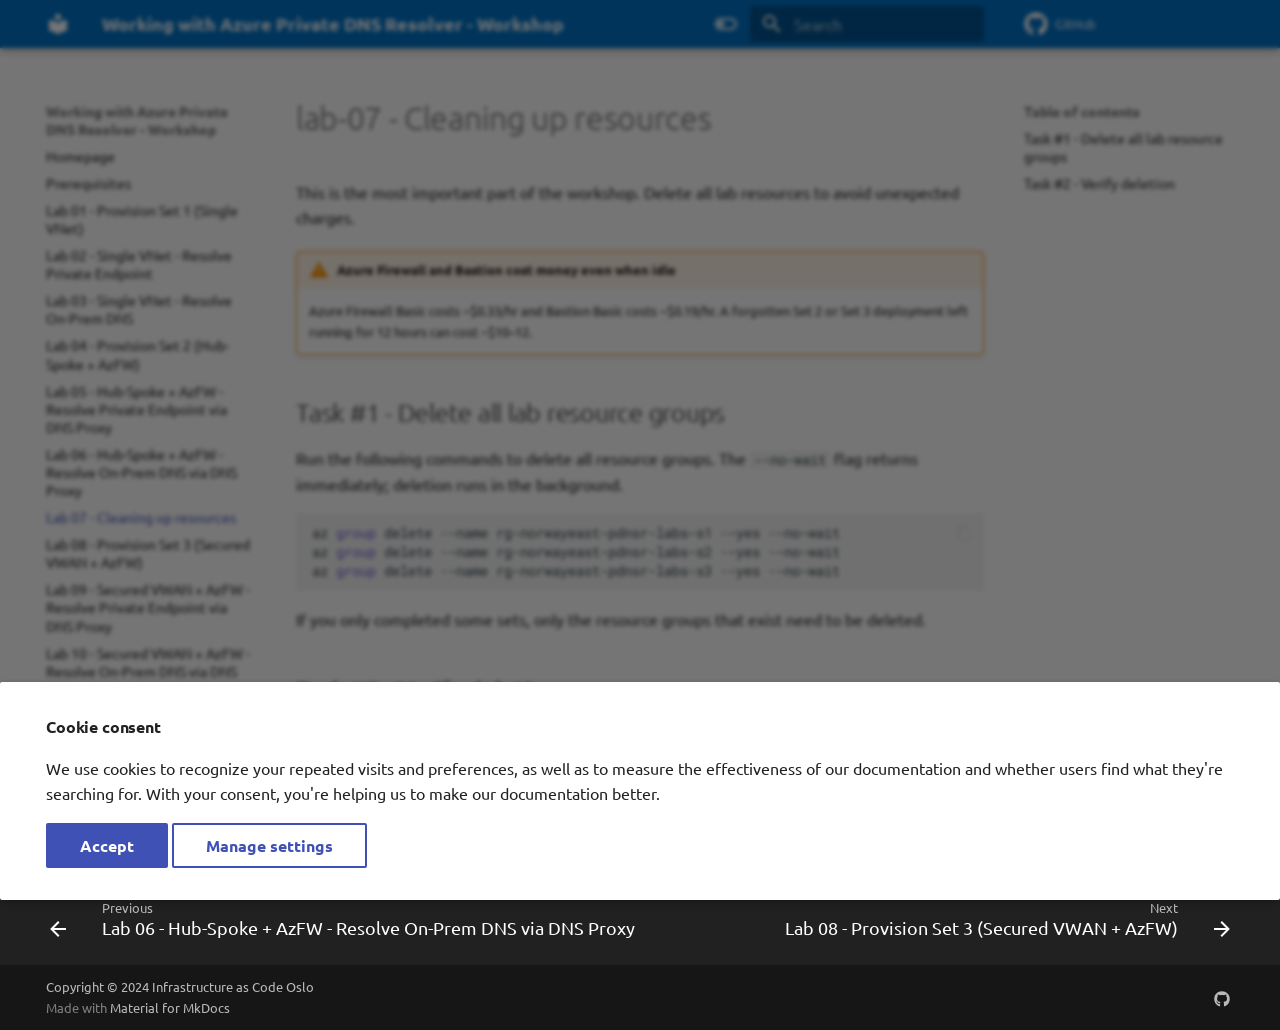
<file: labs/lab-07/index.html>
<!doctype html>
<html lang="en" class="no-js">
  <head>
    
      <meta charset="utf-8">
      <meta name="viewport" content="width=device-width,initial-scale=1">
      
        <meta name="description" content="Working with Azure Private DNS Resolver - Workshop">
      
      
        <meta name="author" content="Infrastructure as Code Oslo">
      
      
      
        <link rel="prev" href="../lab-06/">
      
      
        <link rel="next" href="../lab-08/">
      
      
        
      
      
      <link rel="icon" href="../../assets/images/favicon.png">
      <meta name="generator" content="mkdocs-1.6.1, mkdocs-material-9.7.6">
    
    
      
        <title>Lab 07 - Cleaning up resources - Working with Azure Private DNS Resolver - Workshop</title>
      
    
    
      <link rel="stylesheet" href="../../assets/stylesheets/main.484c7ddc.min.css">
      
        
        <link rel="stylesheet" href="../../assets/stylesheets/palette.ab4e12ef.min.css">
      
      


    
    
      
    
    
      
        
        
        <link rel="preconnect" href="https://fonts.gstatic.com" crossorigin>
        <link rel="stylesheet" href="https://fonts.googleapis.com/css?family=Ubuntu:300,300i,400,400i,700,700i%7CRoboto+Mono:400,400i,700,700i&display=fallback">
        <style>:root{--md-text-font:"Ubuntu";--md-code-font:"Roboto Mono"}</style>
      
    
    
      <link rel="stylesheet" href="../../assets/stylesheets/extra.css">
    
    <script>__md_scope=new URL("../..",location),__md_hash=e=>[...e].reduce(((e,_)=>(e<<5)-e+_.charCodeAt(0)),0),__md_get=(e,_=localStorage,t=__md_scope)=>JSON.parse(_.getItem(t.pathname+"."+e)),__md_set=(e,_,t=localStorage,a=__md_scope)=>{try{t.setItem(a.pathname+"."+e,JSON.stringify(_))}catch(e){}}</script>
    
      

    
    
  </head>
  
  
    
    
      
    
    
    
    
    <body dir="ltr" data-md-color-scheme="default" data-md-color-primary="indigo" data-md-color-accent="indigo">
  
    
    <input class="md-toggle" data-md-toggle="drawer" type="checkbox" id="__drawer" autocomplete="off">
    <input class="md-toggle" data-md-toggle="search" type="checkbox" id="__search" autocomplete="off">
    <label class="md-overlay" for="__drawer"></label>
    <div data-md-component="skip">
      
        
        <a href="#lab-07-cleaning-up-resources" class="md-skip">
          Skip to content
        </a>
      
    </div>
    <div data-md-component="announce">
      
    </div>
    
    
      

  

<header class="md-header md-header--shadow" data-md-component="header">
  <nav class="md-header__inner md-grid" aria-label="Header">
    <a href="../.." title="Working with Azure Private DNS Resolver - Workshop" class="md-header__button md-logo" aria-label="Working with Azure Private DNS Resolver - Workshop" data-md-component="logo">
      
  
  <svg xmlns="http://www.w3.org/2000/svg" viewBox="0 0 24 24"><path d="M12 8a3 3 0 0 0 3-3 3 3 0 0 0-3-3 3 3 0 0 0-3 3 3 3 0 0 0 3 3m0 3.54C9.64 9.35 6.5 8 3 8v11c3.5 0 6.64 1.35 9 3.54 2.36-2.19 5.5-3.54 9-3.54V8c-3.5 0-6.64 1.35-9 3.54"/></svg>

    </a>
    <label class="md-header__button md-icon" for="__drawer">
      
      <svg xmlns="http://www.w3.org/2000/svg" viewBox="0 0 24 24"><path d="M3 6h18v2H3zm0 5h18v2H3zm0 5h18v2H3z"/></svg>
    </label>
    <div class="md-header__title" data-md-component="header-title">
      <div class="md-header__ellipsis">
        <div class="md-header__topic">
          <span class="md-ellipsis">
            Working with Azure Private DNS Resolver - Workshop
          </span>
        </div>
        <div class="md-header__topic" data-md-component="header-topic">
          <span class="md-ellipsis">
            
              Lab 07 - Cleaning up resources
            
          </span>
        </div>
      </div>
    </div>
    
      
        <form class="md-header__option" data-md-component="palette">
  
    
    
    
    <input class="md-option" data-md-color-media="" data-md-color-scheme="default" data-md-color-primary="indigo" data-md-color-accent="indigo"  aria-label="Switch to dark mode"  type="radio" name="__palette" id="__palette_0">
    
      <label class="md-header__button md-icon" title="Switch to dark mode" for="__palette_1" hidden>
        <svg xmlns="http://www.w3.org/2000/svg" viewBox="0 0 24 24"><path d="M17 6H7c-3.31 0-6 2.69-6 6s2.69 6 6 6h10c3.31 0 6-2.69 6-6s-2.69-6-6-6m0 10H7c-2.21 0-4-1.79-4-4s1.79-4 4-4h10c2.21 0 4 1.79 4 4s-1.79 4-4 4M7 9c-1.66 0-3 1.34-3 3s1.34 3 3 3 3-1.34 3-3-1.34-3-3-3"/></svg>
      </label>
    
  
    
    
    
    <input class="md-option" data-md-color-media="" data-md-color-scheme="slate" data-md-color-primary="indigo" data-md-color-accent="teal"  aria-label="Switch to light mode"  type="radio" name="__palette" id="__palette_1">
    
      <label class="md-header__button md-icon" title="Switch to light mode" for="__palette_0" hidden>
        <svg xmlns="http://www.w3.org/2000/svg" viewBox="0 0 24 24"><path d="M17 7H7a5 5 0 0 0-5 5 5 5 0 0 0 5 5h10a5 5 0 0 0 5-5 5 5 0 0 0-5-5m0 8a3 3 0 0 1-3-3 3 3 0 0 1 3-3 3 3 0 0 1 3 3 3 3 0 0 1-3 3"/></svg>
      </label>
    
  
</form>
      
    
    
      <script>var palette=__md_get("__palette");if(palette&&palette.color){if("(prefers-color-scheme)"===palette.color.media){var media=matchMedia("(prefers-color-scheme: light)"),input=document.querySelector(media.matches?"[data-md-color-media='(prefers-color-scheme: light)']":"[data-md-color-media='(prefers-color-scheme: dark)']");palette.color.media=input.getAttribute("data-md-color-media"),palette.color.scheme=input.getAttribute("data-md-color-scheme"),palette.color.primary=input.getAttribute("data-md-color-primary"),palette.color.accent=input.getAttribute("data-md-color-accent")}for(var[key,value]of Object.entries(palette.color))document.body.setAttribute("data-md-color-"+key,value)}</script>
    
    
    
      
      
        <label class="md-header__button md-icon" for="__search">
          
          <svg xmlns="http://www.w3.org/2000/svg" viewBox="0 0 24 24"><path d="M9.5 3A6.5 6.5 0 0 1 16 9.5c0 1.61-.59 3.09-1.56 4.23l.27.27h.79l5 5-1.5 1.5-5-5v-.79l-.27-.27A6.52 6.52 0 0 1 9.5 16 6.5 6.5 0 0 1 3 9.5 6.5 6.5 0 0 1 9.5 3m0 2C7 5 5 7 5 9.5S7 14 9.5 14 14 12 14 9.5 12 5 9.5 5"/></svg>
        </label>
        <div class="md-search" data-md-component="search" role="dialog">
  <label class="md-search__overlay" for="__search"></label>
  <div class="md-search__inner" role="search">
    <form class="md-search__form" name="search">
      <input type="text" class="md-search__input" name="query" aria-label="Search" placeholder="Search" autocapitalize="off" autocorrect="off" autocomplete="off" spellcheck="false" data-md-component="search-query" required>
      <label class="md-search__icon md-icon" for="__search">
        
        <svg xmlns="http://www.w3.org/2000/svg" viewBox="0 0 24 24"><path d="M9.5 3A6.5 6.5 0 0 1 16 9.5c0 1.61-.59 3.09-1.56 4.23l.27.27h.79l5 5-1.5 1.5-5-5v-.79l-.27-.27A6.52 6.52 0 0 1 9.5 16 6.5 6.5 0 0 1 3 9.5 6.5 6.5 0 0 1 9.5 3m0 2C7 5 5 7 5 9.5S7 14 9.5 14 14 12 14 9.5 12 5 9.5 5"/></svg>
        
        <svg xmlns="http://www.w3.org/2000/svg" viewBox="0 0 24 24"><path d="M20 11v2H8l5.5 5.5-1.42 1.42L4.16 12l7.92-7.92L13.5 5.5 8 11z"/></svg>
      </label>
      <nav class="md-search__options" aria-label="Search">
        
        <button type="reset" class="md-search__icon md-icon" title="Clear" aria-label="Clear" tabindex="-1">
          
          <svg xmlns="http://www.w3.org/2000/svg" viewBox="0 0 24 24"><path d="M19 6.41 17.59 5 12 10.59 6.41 5 5 6.41 10.59 12 5 17.59 6.41 19 12 13.41 17.59 19 19 17.59 13.41 12z"/></svg>
        </button>
      </nav>
      
    </form>
    <div class="md-search__output">
      <div class="md-search__scrollwrap" tabindex="0" data-md-scrollfix>
        <div class="md-search-result" data-md-component="search-result">
          <div class="md-search-result__meta">
            Initializing search
          </div>
          <ol class="md-search-result__list" role="presentation"></ol>
        </div>
      </div>
    </div>
  </div>
</div>
      
    
    
      <div class="md-header__source">
        <a href="https://github.com/iac-oslo/dns-resolver-labs" title="Go to repository" class="md-source" data-md-component="source">
  <div class="md-source__icon md-icon">
    
    <svg xmlns="http://www.w3.org/2000/svg" viewBox="0 0 512 512"><!--! Font Awesome Free 7.1.0 by @fontawesome - https://fontawesome.com License - https://fontawesome.com/license/free (Icons: CC BY 4.0, Fonts: SIL OFL 1.1, Code: MIT License) Copyright 2025 Fonticons, Inc.--><path d="M173.9 397.4c0 2-2.3 3.6-5.2 3.6-3.3.3-5.6-1.3-5.6-3.6 0-2 2.3-3.6 5.2-3.6 3-.3 5.6 1.3 5.6 3.6m-31.1-4.5c-.7 2 1.3 4.3 4.3 4.9 2.6 1 5.6 0 6.2-2s-1.3-4.3-4.3-5.2c-2.6-.7-5.5.3-6.2 2.3m44.2-1.7c-2.9.7-4.9 2.6-4.6 4.9.3 2 2.9 3.3 5.9 2.6 2.9-.7 4.9-2.6 4.6-4.6-.3-1.9-3-3.2-5.9-2.9M252.8 8C114.1 8 8 113.3 8 252c0 110.9 69.8 205.8 169.5 239.2 12.8 2.3 17.3-5.6 17.3-12.1 0-6.2-.3-40.4-.3-61.4 0 0-70 15-84.7-29.8 0 0-11.4-29.1-27.8-36.6 0 0-22.9-15.7 1.6-15.4 0 0 24.9 2 38.6 25.8 21.9 38.6 58.6 27.5 72.9 20.9 2.3-16 8.8-27.1 16-33.7-55.9-6.2-112.3-14.3-112.3-110.5 0-27.5 7.6-41.3 23.6-58.9-2.6-6.5-11.1-33.3 2.6-67.9 20.9-6.5 69 27 69 27 20-5.6 41.5-8.5 62.8-8.5s42.8 2.9 62.8 8.5c0 0 48.1-33.6 69-27 13.7 34.7 5.2 61.4 2.6 67.9 16 17.7 25.8 31.5 25.8 58.9 0 96.5-58.9 104.2-114.8 110.5 9.2 7.9 17 22.9 17 46.4 0 33.7-.3 75.4-.3 83.6 0 6.5 4.6 14.4 17.3 12.1C436.2 457.8 504 362.9 504 252 504 113.3 391.5 8 252.8 8M105.2 352.9c-1.3 1-1 3.3.7 5.2 1.6 1.6 3.9 2.3 5.2 1 1.3-1 1-3.3-.7-5.2-1.6-1.6-3.9-2.3-5.2-1m-10.8-8.1c-.7 1.3.3 2.9 2.3 3.9 1.6 1 3.6.7 4.3-.7.7-1.3-.3-2.9-2.3-3.9-2-.6-3.6-.3-4.3.7m32.4 35.6c-1.6 1.3-1 4.3 1.3 6.2 2.3 2.3 5.2 2.6 6.5 1 1.3-1.3.7-4.3-1.3-6.2-2.2-2.3-5.2-2.6-6.5-1m-11.4-14.7c-1.6 1-1.6 3.6 0 5.9s4.3 3.3 5.6 2.3c1.6-1.3 1.6-3.9 0-6.2-1.4-2.3-4-3.3-5.6-2"/></svg>
  </div>
  <div class="md-source__repository">
    GitHub
  </div>
</a>
      </div>
    
  </nav>
  
</header>
    
    <div class="md-container" data-md-component="container">
      
      
        
          
        
      
      <main class="md-main" data-md-component="main">
        <div class="md-main__inner md-grid">
          
            
              
              <div class="md-sidebar md-sidebar--primary" data-md-component="sidebar" data-md-type="navigation" >
                <div class="md-sidebar__scrollwrap">
                  <div class="md-sidebar__inner">
                    



<nav class="md-nav md-nav--primary" aria-label="Navigation" data-md-level="0">
  <label class="md-nav__title" for="__drawer">
    <a href="../.." title="Working with Azure Private DNS Resolver - Workshop" class="md-nav__button md-logo" aria-label="Working with Azure Private DNS Resolver - Workshop" data-md-component="logo">
      
  
  <svg xmlns="http://www.w3.org/2000/svg" viewBox="0 0 24 24"><path d="M12 8a3 3 0 0 0 3-3 3 3 0 0 0-3-3 3 3 0 0 0-3 3 3 3 0 0 0 3 3m0 3.54C9.64 9.35 6.5 8 3 8v11c3.5 0 6.64 1.35 9 3.54 2.36-2.19 5.5-3.54 9-3.54V8c-3.5 0-6.64 1.35-9 3.54"/></svg>

    </a>
    Working with Azure Private DNS Resolver - Workshop
  </label>
  
    <div class="md-nav__source">
      <a href="https://github.com/iac-oslo/dns-resolver-labs" title="Go to repository" class="md-source" data-md-component="source">
  <div class="md-source__icon md-icon">
    
    <svg xmlns="http://www.w3.org/2000/svg" viewBox="0 0 512 512"><!--! Font Awesome Free 7.1.0 by @fontawesome - https://fontawesome.com License - https://fontawesome.com/license/free (Icons: CC BY 4.0, Fonts: SIL OFL 1.1, Code: MIT License) Copyright 2025 Fonticons, Inc.--><path d="M173.9 397.4c0 2-2.3 3.6-5.2 3.6-3.3.3-5.6-1.3-5.6-3.6 0-2 2.3-3.6 5.2-3.6 3-.3 5.6 1.3 5.6 3.6m-31.1-4.5c-.7 2 1.3 4.3 4.3 4.9 2.6 1 5.6 0 6.2-2s-1.3-4.3-4.3-5.2c-2.6-.7-5.5.3-6.2 2.3m44.2-1.7c-2.9.7-4.9 2.6-4.6 4.9.3 2 2.9 3.3 5.9 2.6 2.9-.7 4.9-2.6 4.6-4.6-.3-1.9-3-3.2-5.9-2.9M252.8 8C114.1 8 8 113.3 8 252c0 110.9 69.8 205.8 169.5 239.2 12.8 2.3 17.3-5.6 17.3-12.1 0-6.2-.3-40.4-.3-61.4 0 0-70 15-84.7-29.8 0 0-11.4-29.1-27.8-36.6 0 0-22.9-15.7 1.6-15.4 0 0 24.9 2 38.6 25.8 21.9 38.6 58.6 27.5 72.9 20.9 2.3-16 8.8-27.1 16-33.7-55.9-6.2-112.3-14.3-112.3-110.5 0-27.5 7.6-41.3 23.6-58.9-2.6-6.5-11.1-33.3 2.6-67.9 20.9-6.5 69 27 69 27 20-5.6 41.5-8.5 62.8-8.5s42.8 2.9 62.8 8.5c0 0 48.1-33.6 69-27 13.7 34.7 5.2 61.4 2.6 67.9 16 17.7 25.8 31.5 25.8 58.9 0 96.5-58.9 104.2-114.8 110.5 9.2 7.9 17 22.9 17 46.4 0 33.7-.3 75.4-.3 83.6 0 6.5 4.6 14.4 17.3 12.1C436.2 457.8 504 362.9 504 252 504 113.3 391.5 8 252.8 8M105.2 352.9c-1.3 1-1 3.3.7 5.2 1.6 1.6 3.9 2.3 5.2 1 1.3-1 1-3.3-.7-5.2-1.6-1.6-3.9-2.3-5.2-1m-10.8-8.1c-.7 1.3.3 2.9 2.3 3.9 1.6 1 3.6.7 4.3-.7.7-1.3-.3-2.9-2.3-3.9-2-.6-3.6-.3-4.3.7m32.4 35.6c-1.6 1.3-1 4.3 1.3 6.2 2.3 2.3 5.2 2.6 6.5 1 1.3-1.3.7-4.3-1.3-6.2-2.2-2.3-5.2-2.6-6.5-1m-11.4-14.7c-1.6 1-1.6 3.6 0 5.9s4.3 3.3 5.6 2.3c1.6-1.3 1.6-3.9 0-6.2-1.4-2.3-4-3.3-5.6-2"/></svg>
  </div>
  <div class="md-source__repository">
    GitHub
  </div>
</a>
    </div>
  
  <ul class="md-nav__list" data-md-scrollfix>
    
      
      
  
  
  
  
    <li class="md-nav__item">
      <a href="../.." class="md-nav__link">
        
  
  
  <span class="md-ellipsis">
    
  
    Homepage
  

    
  </span>
  
  

      </a>
    </li>
  

    
      
      
  
  
  
  
    <li class="md-nav__item">
      <a href="../../prerequisites/" class="md-nav__link">
        
  
  
  <span class="md-ellipsis">
    
  
    Prerequisites
  

    
  </span>
  
  

      </a>
    </li>
  

    
      
      
  
  
  
  
    <li class="md-nav__item">
      <a href="../lab-01/" class="md-nav__link">
        
  
  
  <span class="md-ellipsis">
    
  
    Lab 01 - Provision Set 1 (Single VNet)
  

    
  </span>
  
  

      </a>
    </li>
  

    
      
      
  
  
  
  
    <li class="md-nav__item">
      <a href="../lab-02/" class="md-nav__link">
        
  
  
  <span class="md-ellipsis">
    
  
    Lab 02 - Single VNet - Resolve Private Endpoint
  

    
  </span>
  
  

      </a>
    </li>
  

    
      
      
  
  
  
  
    <li class="md-nav__item">
      <a href="../lab-03/" class="md-nav__link">
        
  
  
  <span class="md-ellipsis">
    
  
    Lab 03 - Single VNet - Resolve On-Prem DNS
  

    
  </span>
  
  

      </a>
    </li>
  

    
      
      
  
  
  
  
    <li class="md-nav__item">
      <a href="../lab-04/" class="md-nav__link">
        
  
  
  <span class="md-ellipsis">
    
  
    Lab 04 - Provision Set 2 (Hub-Spoke + AzFW)
  

    
  </span>
  
  

      </a>
    </li>
  

    
      
      
  
  
  
  
    <li class="md-nav__item">
      <a href="../lab-05/" class="md-nav__link">
        
  
  
  <span class="md-ellipsis">
    
  
    Lab 05 - Hub-Spoke + AzFW - Resolve Private Endpoint via DNS Proxy
  

    
  </span>
  
  

      </a>
    </li>
  

    
      
      
  
  
  
  
    <li class="md-nav__item">
      <a href="../lab-06/" class="md-nav__link">
        
  
  
  <span class="md-ellipsis">
    
  
    Lab 06 - Hub-Spoke + AzFW - Resolve On-Prem DNS via DNS Proxy
  

    
  </span>
  
  

      </a>
    </li>
  

    
      
      
  
  
    
  
  
  
    <li class="md-nav__item md-nav__item--active">
      
      <input class="md-nav__toggle md-toggle" type="checkbox" id="__toc">
      
      
        
      
      
        <label class="md-nav__link md-nav__link--active" for="__toc">
          
  
  
  <span class="md-ellipsis">
    
  
    Lab 07 - Cleaning up resources
  

    
  </span>
  
  

          <span class="md-nav__icon md-icon"></span>
        </label>
      
      <a href="./" class="md-nav__link md-nav__link--active">
        
  
  
  <span class="md-ellipsis">
    
  
    Lab 07 - Cleaning up resources
  

    
  </span>
  
  

      </a>
      
        

<nav class="md-nav md-nav--secondary" aria-label="Table of contents">
  
  
  
    
  
  
    <label class="md-nav__title" for="__toc">
      <span class="md-nav__icon md-icon"></span>
      Table of contents
    </label>
    <ul class="md-nav__list" data-md-component="toc" data-md-scrollfix>
      
        <li class="md-nav__item">
  <a href="#task-1-delete-all-lab-resource-groups" class="md-nav__link">
    <span class="md-ellipsis">
      
        Task #1 - Delete all lab resource groups
      
    </span>
  </a>
  
</li>
      
        <li class="md-nav__item">
  <a href="#task-2-verify-deletion" class="md-nav__link">
    <span class="md-ellipsis">
      
        Task #2 - Verify deletion
      
    </span>
  </a>
  
</li>
      
    </ul>
  
</nav>
      
    </li>
  

    
      
      
  
  
  
  
    <li class="md-nav__item">
      <a href="../lab-08/" class="md-nav__link">
        
  
  
  <span class="md-ellipsis">
    
  
    Lab 08 - Provision Set 3 (Secured VWAN + AzFW)
  

    
  </span>
  
  

      </a>
    </li>
  

    
      
      
  
  
  
  
    <li class="md-nav__item">
      <a href="../lab-09/" class="md-nav__link">
        
  
  
  <span class="md-ellipsis">
    
  
    Lab 09 - Secured VWAN + AzFW - Resolve Private Endpoint via DNS Proxy
  

    
  </span>
  
  

      </a>
    </li>
  

    
      
      
  
  
  
  
    <li class="md-nav__item">
      <a href="../lab-10/" class="md-nav__link">
        
  
  
  <span class="md-ellipsis">
    
  
    Lab 10 - Secured VWAN + AzFW - Resolve On-Prem DNS via DNS Proxy
  

    
  </span>
  
  

      </a>
    </li>
  

    
  </ul>
</nav>
                  </div>
                </div>
              </div>
            
            
              
              <div class="md-sidebar md-sidebar--secondary" data-md-component="sidebar" data-md-type="toc" >
                <div class="md-sidebar__scrollwrap">
                  <div class="md-sidebar__inner">
                    

<nav class="md-nav md-nav--secondary" aria-label="Table of contents">
  
  
  
    
  
  
    <label class="md-nav__title" for="__toc">
      <span class="md-nav__icon md-icon"></span>
      Table of contents
    </label>
    <ul class="md-nav__list" data-md-component="toc" data-md-scrollfix>
      
        <li class="md-nav__item">
  <a href="#task-1-delete-all-lab-resource-groups" class="md-nav__link">
    <span class="md-ellipsis">
      
        Task #1 - Delete all lab resource groups
      
    </span>
  </a>
  
</li>
      
        <li class="md-nav__item">
  <a href="#task-2-verify-deletion" class="md-nav__link">
    <span class="md-ellipsis">
      
        Task #2 - Verify deletion
      
    </span>
  </a>
  
</li>
      
    </ul>
  
</nav>
                  </div>
                </div>
              </div>
            
          
          
            <div class="md-content" data-md-component="content">
              
              <article class="md-content__inner md-typeset">
                
                  


  
  


<h1 id="lab-07-cleaning-up-resources">lab-07 - Cleaning up resources<a class="headerlink" href="#lab-07-cleaning-up-resources" title="Permanent link">&para;</a></h1>
<p>This is the most important part of the workshop. Delete all lab resources to avoid unexpected charges.</p>
<div class="admonition warning">
<p class="admonition-title">Azure Firewall and Bastion cost money even when idle</p>
<p>Azure Firewall Basic costs ~$0.33/hr and Bastion Basic costs ~$0.19/hr. A forgotten Set 2 or Set 3 deployment left running for 12 hours can cost ~$10–12.</p>
</div>
<h2 id="task-1-delete-all-lab-resource-groups">Task #1 - Delete all lab resource groups<a class="headerlink" href="#task-1-delete-all-lab-resource-groups" title="Permanent link">&para;</a></h2>
<p>Run the following commands to delete all resource groups. The <code>--no-wait</code> flag returns immediately; deletion runs in the background.</p>
<div class="highlight"><pre><span></span><code><a id="__codelineno-0-1" name="__codelineno-0-1" href="#__codelineno-0-1"></a><span class="n">az</span> <span class="nb">group </span><span class="n">delete</span> <span class="p">-</span><span class="n">-name</span> <span class="n">rg-norwayeast-pdnsr-labs-s1</span> <span class="p">-</span><span class="n">-yes</span> <span class="p">-</span><span class="n">-no-wait</span>
<a id="__codelineno-0-2" name="__codelineno-0-2" href="#__codelineno-0-2"></a><span class="n">az</span> <span class="nb">group </span><span class="n">delete</span> <span class="p">-</span><span class="n">-name</span> <span class="n">rg-norwayeast-pdnsr-labs-s2</span> <span class="p">-</span><span class="n">-yes</span> <span class="p">-</span><span class="n">-no-wait</span>
<a id="__codelineno-0-3" name="__codelineno-0-3" href="#__codelineno-0-3"></a><span class="n">az</span> <span class="nb">group </span><span class="n">delete</span> <span class="p">-</span><span class="n">-name</span> <span class="n">rg-norwayeast-pdnsr-labs-s3</span> <span class="p">-</span><span class="n">-yes</span> <span class="p">-</span><span class="n">-no-wait</span>
</code></pre></div>
<p>If you only completed some sets, only the resource groups that exist need to be deleted.</p>
<h2 id="task-2-verify-deletion">Task #2 - Verify deletion<a class="headerlink" href="#task-2-verify-deletion" title="Permanent link">&para;</a></h2>
<p>Check that the resource groups are gone (or in deleting state):</p>
<div class="highlight"><pre><span></span><code><a id="__codelineno-1-1" name="__codelineno-1-1" href="#__codelineno-1-1"></a><span class="n">az</span> <span class="nb">group </span><span class="n">list</span> <span class="p">-</span><span class="n">-query</span> <span class="s2">&quot;[?contains(name, &#39;pdnsr-labs&#39;)].{name:name, state:properties.provisioningState}&quot;</span> <span class="n">-o</span> <span class="n">table</span>
</code></pre></div>
<p>Once deleted, no resources remain and billing stops.</p>












                
              </article>
            </div>
          
          
  <script>var tabs=__md_get("__tabs");if(Array.isArray(tabs))e:for(var set of document.querySelectorAll(".tabbed-set")){var labels=set.querySelector(".tabbed-labels");for(var tab of tabs)for(var label of labels.getElementsByTagName("label"))if(label.innerText.trim()===tab){var input=document.getElementById(label.htmlFor);input.checked=!0;continue e}}</script>

<script>var target=document.getElementById(location.hash.slice(1));target&&target.name&&(target.checked=target.name.startsWith("__tabbed_"))</script>
        </div>
        
          <button type="button" class="md-top md-icon" data-md-component="top" hidden>
  
  <svg xmlns="http://www.w3.org/2000/svg" viewBox="0 0 24 24"><path d="M13 20h-2V8l-5.5 5.5-1.42-1.42L12 4.16l7.92 7.92-1.42 1.42L13 8z"/></svg>
  Back to top
</button>
        
      </main>
      
        <footer class="md-footer">
  
    
      
      <nav class="md-footer__inner md-grid" aria-label="Footer" >
        
          
          <a href="../lab-06/" class="md-footer__link md-footer__link--prev" aria-label="Previous: Lab 06 - Hub-Spoke + AzFW - Resolve On-Prem DNS via DNS Proxy">
            <div class="md-footer__button md-icon">
              
              <svg xmlns="http://www.w3.org/2000/svg" viewBox="0 0 24 24"><path d="M20 11v2H8l5.5 5.5-1.42 1.42L4.16 12l7.92-7.92L13.5 5.5 8 11z"/></svg>
            </div>
            <div class="md-footer__title">
              <span class="md-footer__direction">
                Previous
              </span>
              <div class="md-ellipsis">
                Lab 06 - Hub-Spoke + AzFW - Resolve On-Prem DNS via DNS Proxy
              </div>
            </div>
          </a>
        
        
          
          <a href="../lab-08/" class="md-footer__link md-footer__link--next" aria-label="Next: Lab 08 - Provision Set 3 (Secured VWAN + AzFW)">
            <div class="md-footer__title">
              <span class="md-footer__direction">
                Next
              </span>
              <div class="md-ellipsis">
                Lab 08 - Provision Set 3 (Secured VWAN + AzFW)
              </div>
            </div>
            <div class="md-footer__button md-icon">
              
              <svg xmlns="http://www.w3.org/2000/svg" viewBox="0 0 24 24"><path d="M4 11v2h12l-5.5 5.5 1.42 1.42L19.84 12l-7.92-7.92L10.5 5.5 16 11z"/></svg>
            </div>
          </a>
        
      </nav>
    
  
  <div class="md-footer-meta md-typeset">
    <div class="md-footer-meta__inner md-grid">
      <div class="md-copyright">
  
    <div class="md-copyright__highlight">
      Copyright &copy; 2024 Infrastructure as Code Oslo
    </div>
  
  
    Made with
    <a href="https://squidfunk.github.io/mkdocs-material/" target="_blank" rel="noopener">
      Material for MkDocs
    </a>
  
</div>
      
        
<div class="md-social">
  
    
    
    
    
      
      
    
    <a href="https://github.com/iac-oslo/dns-resolver-labs" target="_blank" rel="noopener" title="github.com" class="md-social__link">
      <svg xmlns="http://www.w3.org/2000/svg" viewBox="0 0 512 512"><!--! Font Awesome Free 7.1.0 by @fontawesome - https://fontawesome.com License - https://fontawesome.com/license/free (Icons: CC BY 4.0, Fonts: SIL OFL 1.1, Code: MIT License) Copyright 2025 Fonticons, Inc.--><path d="M173.9 397.4c0 2-2.3 3.6-5.2 3.6-3.3.3-5.6-1.3-5.6-3.6 0-2 2.3-3.6 5.2-3.6 3-.3 5.6 1.3 5.6 3.6m-31.1-4.5c-.7 2 1.3 4.3 4.3 4.9 2.6 1 5.6 0 6.2-2s-1.3-4.3-4.3-5.2c-2.6-.7-5.5.3-6.2 2.3m44.2-1.7c-2.9.7-4.9 2.6-4.6 4.9.3 2 2.9 3.3 5.9 2.6 2.9-.7 4.9-2.6 4.6-4.6-.3-1.9-3-3.2-5.9-2.9M252.8 8C114.1 8 8 113.3 8 252c0 110.9 69.8 205.8 169.5 239.2 12.8 2.3 17.3-5.6 17.3-12.1 0-6.2-.3-40.4-.3-61.4 0 0-70 15-84.7-29.8 0 0-11.4-29.1-27.8-36.6 0 0-22.9-15.7 1.6-15.4 0 0 24.9 2 38.6 25.8 21.9 38.6 58.6 27.5 72.9 20.9 2.3-16 8.8-27.1 16-33.7-55.9-6.2-112.3-14.3-112.3-110.5 0-27.5 7.6-41.3 23.6-58.9-2.6-6.5-11.1-33.3 2.6-67.9 20.9-6.5 69 27 69 27 20-5.6 41.5-8.5 62.8-8.5s42.8 2.9 62.8 8.5c0 0 48.1-33.6 69-27 13.7 34.7 5.2 61.4 2.6 67.9 16 17.7 25.8 31.5 25.8 58.9 0 96.5-58.9 104.2-114.8 110.5 9.2 7.9 17 22.9 17 46.4 0 33.7-.3 75.4-.3 83.6 0 6.5 4.6 14.4 17.3 12.1C436.2 457.8 504 362.9 504 252 504 113.3 391.5 8 252.8 8M105.2 352.9c-1.3 1-1 3.3.7 5.2 1.6 1.6 3.9 2.3 5.2 1 1.3-1 1-3.3-.7-5.2-1.6-1.6-3.9-2.3-5.2-1m-10.8-8.1c-.7 1.3.3 2.9 2.3 3.9 1.6 1 3.6.7 4.3-.7.7-1.3-.3-2.9-2.3-3.9-2-.6-3.6-.3-4.3.7m32.4 35.6c-1.6 1.3-1 4.3 1.3 6.2 2.3 2.3 5.2 2.6 6.5 1 1.3-1.3.7-4.3-1.3-6.2-2.2-2.3-5.2-2.6-6.5-1m-11.4-14.7c-1.6 1-1.6 3.6 0 5.9s4.3 3.3 5.6 2.3c1.6-1.3 1.6-3.9 0-6.2-1.4-2.3-4-3.3-5.6-2"/></svg>
    </a>
  
</div>
      
    </div>
  </div>
</footer>
      
    </div>
    <div class="md-dialog" data-md-component="dialog">
      <div class="md-dialog__inner md-typeset"></div>
    </div>
    
    
      <div class="md-consent" data-md-component="consent" id="__consent" hidden>
        <div class="md-consent__overlay"></div>
        <aside class="md-consent__inner">
          <form class="md-consent__form md-grid md-typeset" name="consent">
            


  


<h4>Cookie consent</h4>
<p>We use cookies to recognize your repeated visits and preferences, as well as to measure the effectiveness of our documentation and whether users find what they're searching for. With your consent, you're helping us to make our documentation better.</p>
<input class="md-toggle" type="checkbox" id="__settings" >
<div class="md-consent__settings">
  <ul class="task-list">
    
    
      
    
    
      
        
  
  
    
    
  
  <li class="task-list-item">
    <label class="task-list-control">
      <input type="checkbox" name="github" checked>
      <span class="task-list-indicator"></span>
      GitHub
    </label>
  </li>

      
    
    
  </ul>
</div>
<div class="md-consent__controls">
  
    
      <button class="md-button md-button--primary">Accept</button>
    
    
    
  
    
    
    
      <label class="md-button" for="__settings">Manage settings</label>
    
  
</div>
          </form>
        </aside>
      </div>
      <script>var consent=__md_get("__consent");if(consent)for(var input of document.forms.consent.elements)input.name&&(input.checked=consent[input.name]||!1);else"file:"!==location.protocol&&setTimeout((function(){document.querySelector("[data-md-component=consent]").hidden=!1}),250);var form=document.forms.consent;for(var action of["submit","reset"])form.addEventListener(action,(function(e){if(e.preventDefault(),"reset"===e.type)for(var n of document.forms.consent.elements)n.name&&(n.checked=!1);__md_set("__consent",Object.fromEntries(Array.from(new FormData(form).keys()).map((function(e){return[e,!0]})))),location.hash="",location.reload()}))</script>
    
    
      
      
      <script id="__config" type="application/json">{"annotate": null, "base": "../..", "features": ["header.autohide", "navigation.instant", "navigation.indexes", "navigation.top", "navigation.footer", "content.code.copy", "content.code.annotate", "content.tabs.link"], "search": "../../assets/javascripts/workers/search.2c215733.min.js", "tags": null, "translations": {"clipboard.copied": "Copied to clipboard", "clipboard.copy": "Copy to clipboard", "search.result.more.one": "1 more on this page", "search.result.more.other": "# more on this page", "search.result.none": "No matching documents", "search.result.one": "1 matching document", "search.result.other": "# matching documents", "search.result.placeholder": "Type to start searching", "search.result.term.missing": "Missing", "select.version": "Select version"}, "version": null}</script>
    
    
      <script src="../../assets/javascripts/bundle.79ae519e.min.js"></script>
      
    
  </body>
</html>
</file>
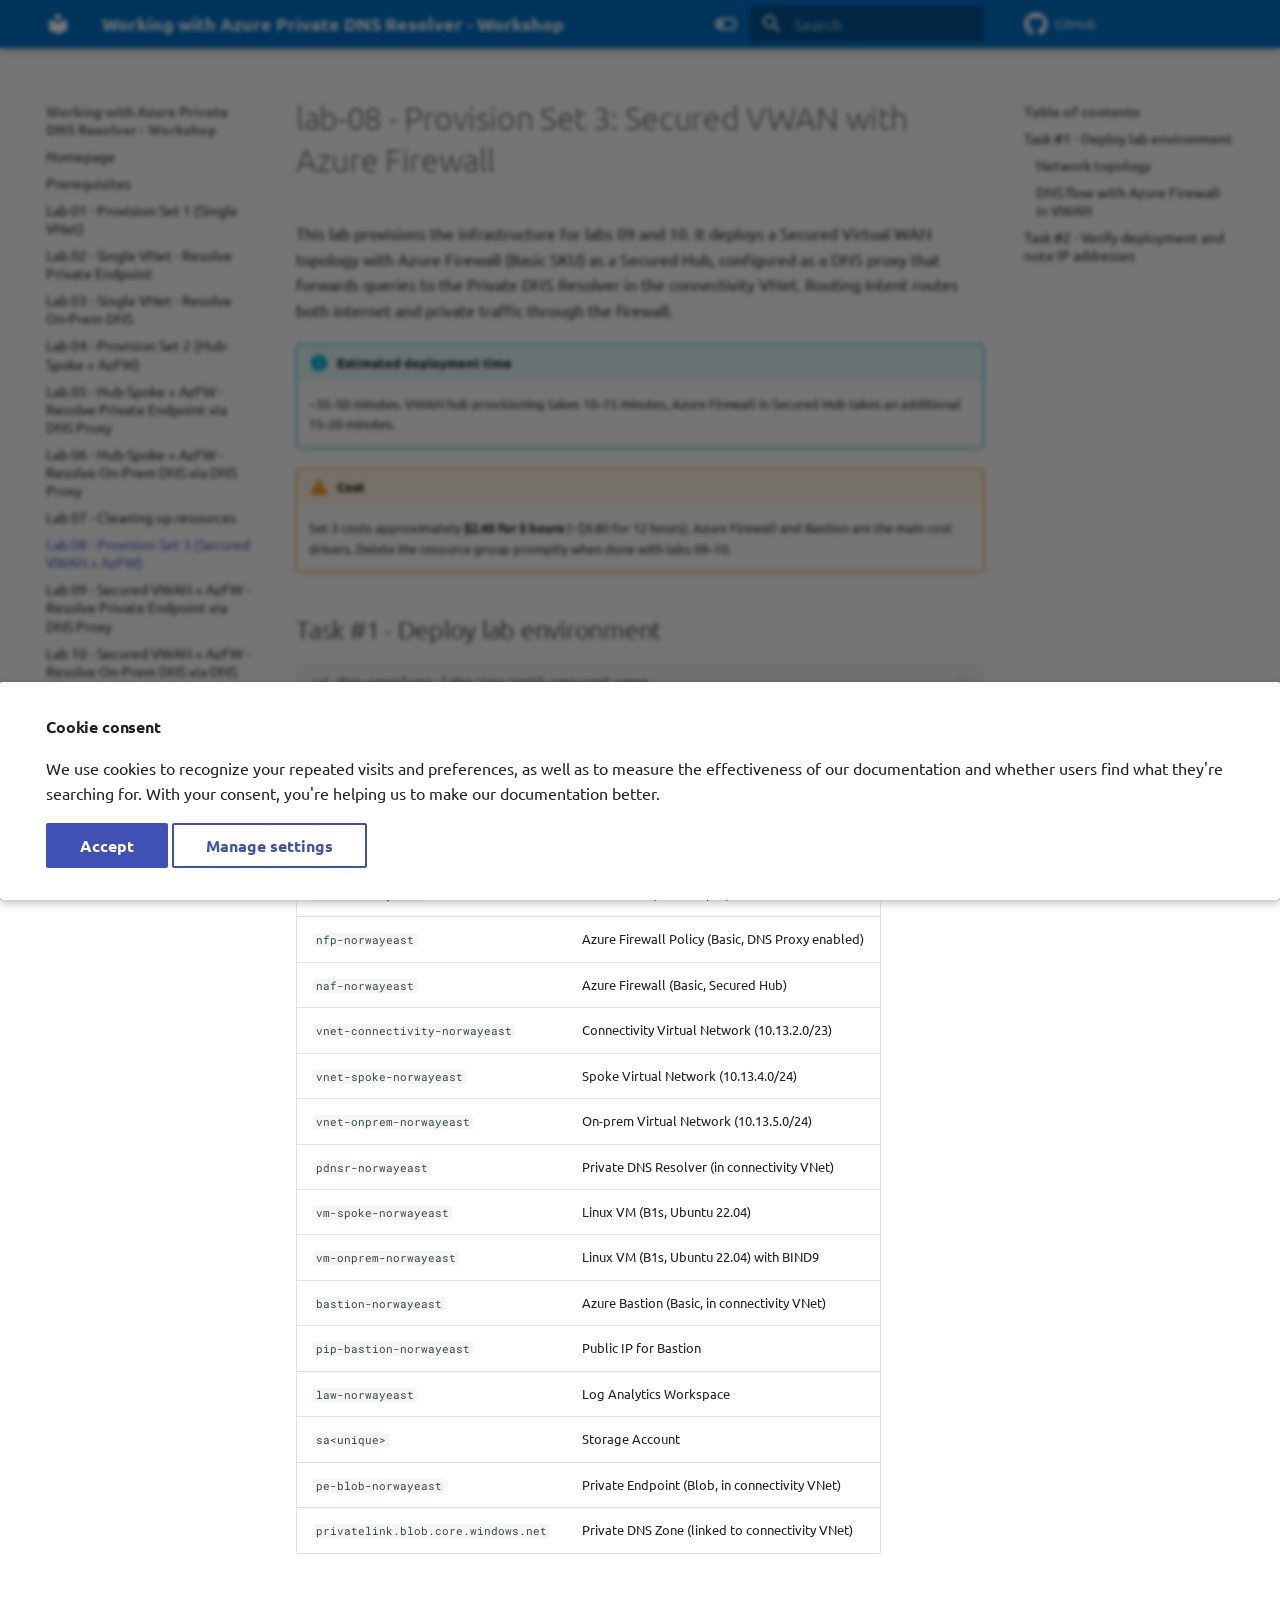
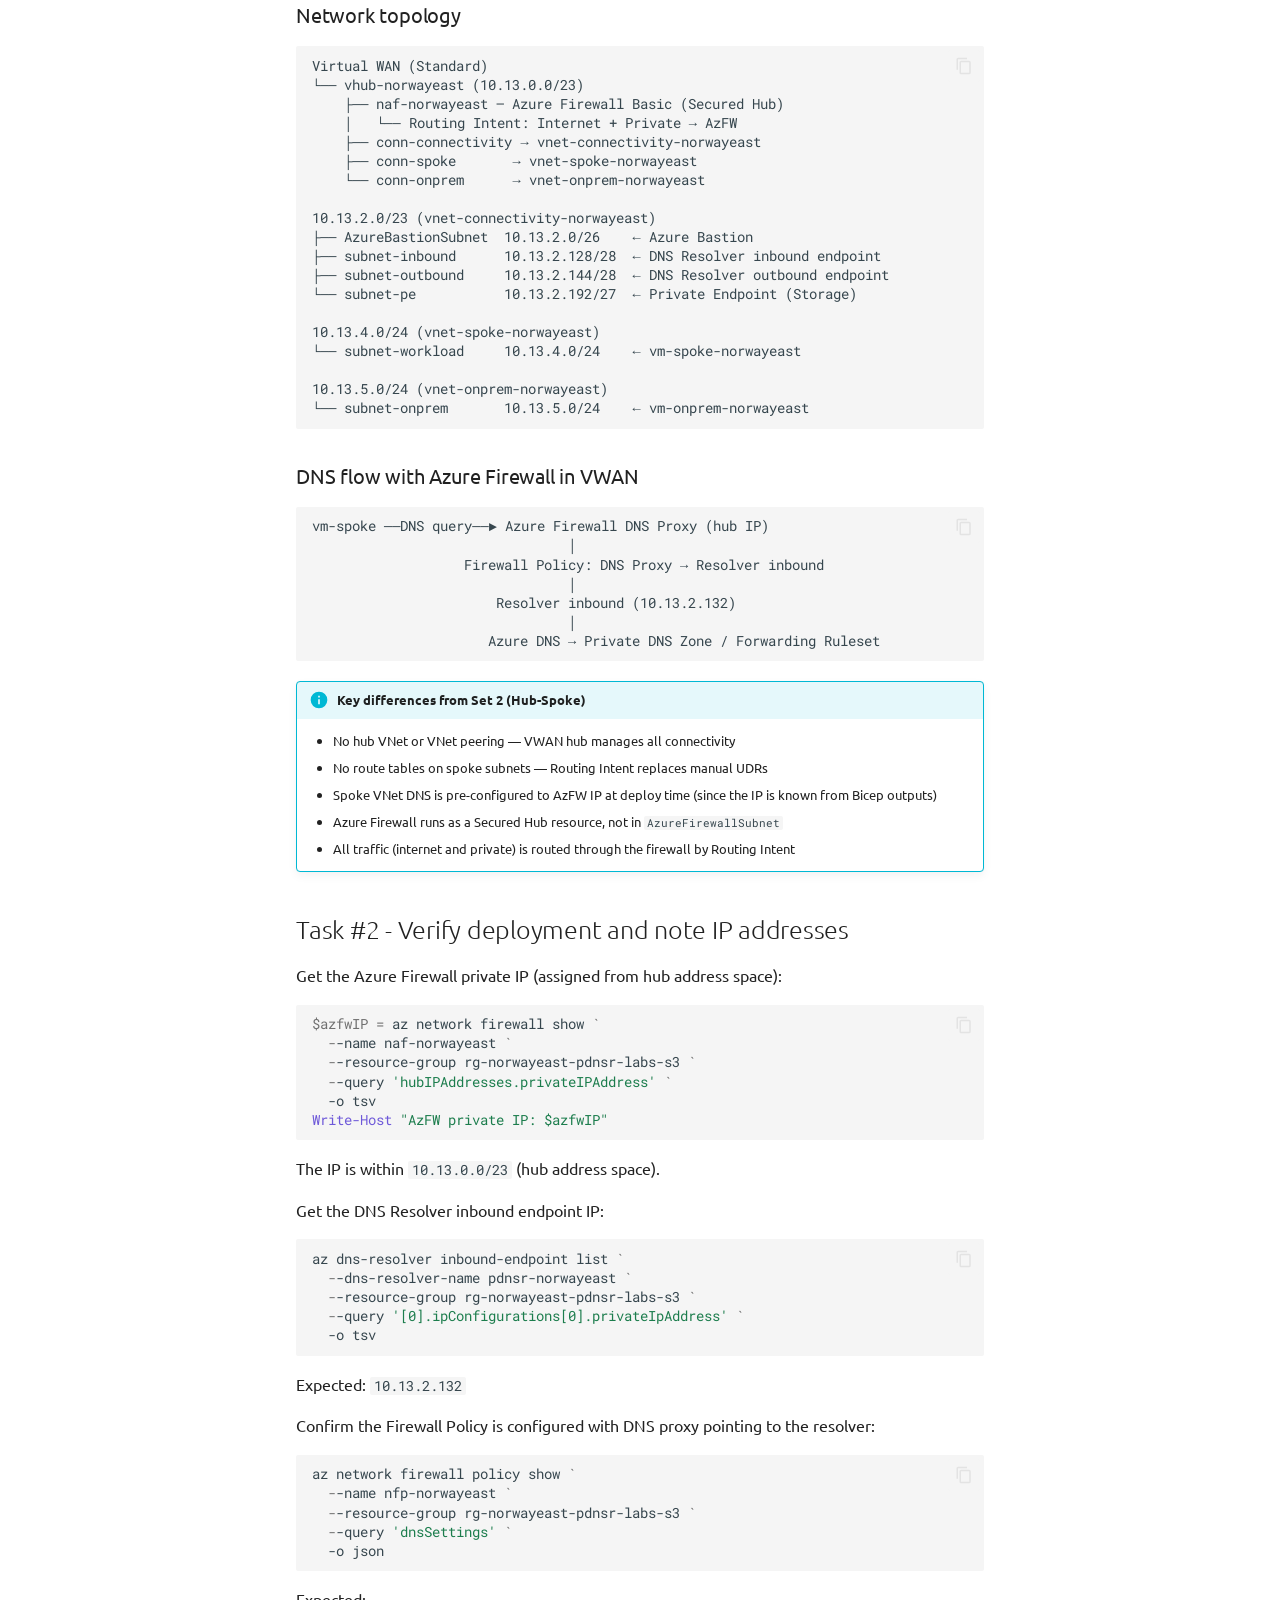
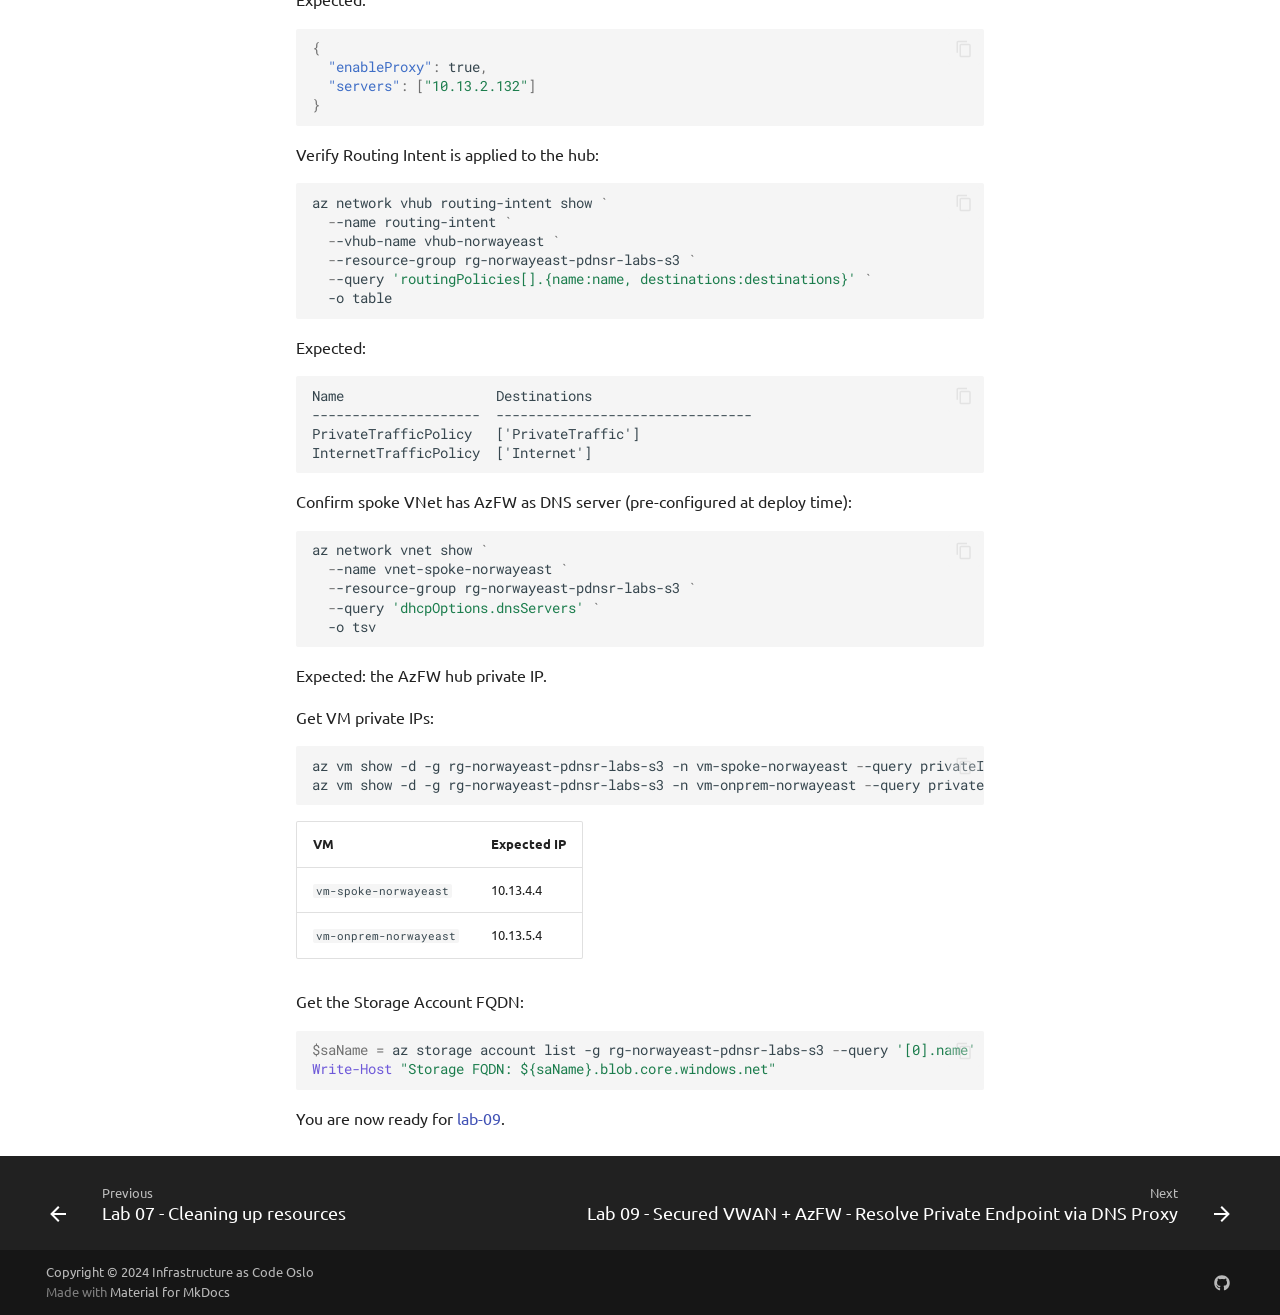
<file: labs/lab-08/index.html>
<!doctype html>
<html lang="en" class="no-js">
  <head>
    
      <meta charset="utf-8">
      <meta name="viewport" content="width=device-width,initial-scale=1">
      
        <meta name="description" content="Working with Azure Private DNS Resolver - Workshop">
      
      
        <meta name="author" content="Infrastructure as Code Oslo">
      
      
      
        <link rel="prev" href="../lab-07/">
      
      
        <link rel="next" href="../lab-09/">
      
      
        
      
      
      <link rel="icon" href="../../assets/images/favicon.png">
      <meta name="generator" content="mkdocs-1.6.1, mkdocs-material-9.7.6">
    
    
      
        <title>Lab 08 - Provision Set 3 (Secured VWAN + AzFW) - Working with Azure Private DNS Resolver - Workshop</title>
      
    
    
      <link rel="stylesheet" href="../../assets/stylesheets/main.484c7ddc.min.css">
      
        
        <link rel="stylesheet" href="../../assets/stylesheets/palette.ab4e12ef.min.css">
      
      


    
    
      
    
    
      
        
        
        <link rel="preconnect" href="https://fonts.gstatic.com" crossorigin>
        <link rel="stylesheet" href="https://fonts.googleapis.com/css?family=Ubuntu:300,300i,400,400i,700,700i%7CRoboto+Mono:400,400i,700,700i&display=fallback">
        <style>:root{--md-text-font:"Ubuntu";--md-code-font:"Roboto Mono"}</style>
      
    
    
      <link rel="stylesheet" href="../../assets/stylesheets/extra.css">
    
    <script>__md_scope=new URL("../..",location),__md_hash=e=>[...e].reduce(((e,_)=>(e<<5)-e+_.charCodeAt(0)),0),__md_get=(e,_=localStorage,t=__md_scope)=>JSON.parse(_.getItem(t.pathname+"."+e)),__md_set=(e,_,t=localStorage,a=__md_scope)=>{try{t.setItem(a.pathname+"."+e,JSON.stringify(_))}catch(e){}}</script>
    
      

    
    
  </head>
  
  
    
    
      
    
    
    
    
    <body dir="ltr" data-md-color-scheme="default" data-md-color-primary="indigo" data-md-color-accent="indigo">
  
    
    <input class="md-toggle" data-md-toggle="drawer" type="checkbox" id="__drawer" autocomplete="off">
    <input class="md-toggle" data-md-toggle="search" type="checkbox" id="__search" autocomplete="off">
    <label class="md-overlay" for="__drawer"></label>
    <div data-md-component="skip">
      
        
        <a href="#lab-08-provision-set-3-secured-vwan-with-azure-firewall" class="md-skip">
          Skip to content
        </a>
      
    </div>
    <div data-md-component="announce">
      
    </div>
    
    
      

  

<header class="md-header md-header--shadow" data-md-component="header">
  <nav class="md-header__inner md-grid" aria-label="Header">
    <a href="../.." title="Working with Azure Private DNS Resolver - Workshop" class="md-header__button md-logo" aria-label="Working with Azure Private DNS Resolver - Workshop" data-md-component="logo">
      
  
  <svg xmlns="http://www.w3.org/2000/svg" viewBox="0 0 24 24"><path d="M12 8a3 3 0 0 0 3-3 3 3 0 0 0-3-3 3 3 0 0 0-3 3 3 3 0 0 0 3 3m0 3.54C9.64 9.35 6.5 8 3 8v11c3.5 0 6.64 1.35 9 3.54 2.36-2.19 5.5-3.54 9-3.54V8c-3.5 0-6.64 1.35-9 3.54"/></svg>

    </a>
    <label class="md-header__button md-icon" for="__drawer">
      
      <svg xmlns="http://www.w3.org/2000/svg" viewBox="0 0 24 24"><path d="M3 6h18v2H3zm0 5h18v2H3zm0 5h18v2H3z"/></svg>
    </label>
    <div class="md-header__title" data-md-component="header-title">
      <div class="md-header__ellipsis">
        <div class="md-header__topic">
          <span class="md-ellipsis">
            Working with Azure Private DNS Resolver - Workshop
          </span>
        </div>
        <div class="md-header__topic" data-md-component="header-topic">
          <span class="md-ellipsis">
            
              Lab 08 - Provision Set 3 (Secured VWAN + AzFW)
            
          </span>
        </div>
      </div>
    </div>
    
      
        <form class="md-header__option" data-md-component="palette">
  
    
    
    
    <input class="md-option" data-md-color-media="" data-md-color-scheme="default" data-md-color-primary="indigo" data-md-color-accent="indigo"  aria-label="Switch to dark mode"  type="radio" name="__palette" id="__palette_0">
    
      <label class="md-header__button md-icon" title="Switch to dark mode" for="__palette_1" hidden>
        <svg xmlns="http://www.w3.org/2000/svg" viewBox="0 0 24 24"><path d="M17 6H7c-3.31 0-6 2.69-6 6s2.69 6 6 6h10c3.31 0 6-2.69 6-6s-2.69-6-6-6m0 10H7c-2.21 0-4-1.79-4-4s1.79-4 4-4h10c2.21 0 4 1.79 4 4s-1.79 4-4 4M7 9c-1.66 0-3 1.34-3 3s1.34 3 3 3 3-1.34 3-3-1.34-3-3-3"/></svg>
      </label>
    
  
    
    
    
    <input class="md-option" data-md-color-media="" data-md-color-scheme="slate" data-md-color-primary="indigo" data-md-color-accent="teal"  aria-label="Switch to light mode"  type="radio" name="__palette" id="__palette_1">
    
      <label class="md-header__button md-icon" title="Switch to light mode" for="__palette_0" hidden>
        <svg xmlns="http://www.w3.org/2000/svg" viewBox="0 0 24 24"><path d="M17 7H7a5 5 0 0 0-5 5 5 5 0 0 0 5 5h10a5 5 0 0 0 5-5 5 5 0 0 0-5-5m0 8a3 3 0 0 1-3-3 3 3 0 0 1 3-3 3 3 0 0 1 3 3 3 3 0 0 1-3 3"/></svg>
      </label>
    
  
</form>
      
    
    
      <script>var palette=__md_get("__palette");if(palette&&palette.color){if("(prefers-color-scheme)"===palette.color.media){var media=matchMedia("(prefers-color-scheme: light)"),input=document.querySelector(media.matches?"[data-md-color-media='(prefers-color-scheme: light)']":"[data-md-color-media='(prefers-color-scheme: dark)']");palette.color.media=input.getAttribute("data-md-color-media"),palette.color.scheme=input.getAttribute("data-md-color-scheme"),palette.color.primary=input.getAttribute("data-md-color-primary"),palette.color.accent=input.getAttribute("data-md-color-accent")}for(var[key,value]of Object.entries(palette.color))document.body.setAttribute("data-md-color-"+key,value)}</script>
    
    
    
      
      
        <label class="md-header__button md-icon" for="__search">
          
          <svg xmlns="http://www.w3.org/2000/svg" viewBox="0 0 24 24"><path d="M9.5 3A6.5 6.5 0 0 1 16 9.5c0 1.61-.59 3.09-1.56 4.23l.27.27h.79l5 5-1.5 1.5-5-5v-.79l-.27-.27A6.52 6.52 0 0 1 9.5 16 6.5 6.5 0 0 1 3 9.5 6.5 6.5 0 0 1 9.5 3m0 2C7 5 5 7 5 9.5S7 14 9.5 14 14 12 14 9.5 12 5 9.5 5"/></svg>
        </label>
        <div class="md-search" data-md-component="search" role="dialog">
  <label class="md-search__overlay" for="__search"></label>
  <div class="md-search__inner" role="search">
    <form class="md-search__form" name="search">
      <input type="text" class="md-search__input" name="query" aria-label="Search" placeholder="Search" autocapitalize="off" autocorrect="off" autocomplete="off" spellcheck="false" data-md-component="search-query" required>
      <label class="md-search__icon md-icon" for="__search">
        
        <svg xmlns="http://www.w3.org/2000/svg" viewBox="0 0 24 24"><path d="M9.5 3A6.5 6.5 0 0 1 16 9.5c0 1.61-.59 3.09-1.56 4.23l.27.27h.79l5 5-1.5 1.5-5-5v-.79l-.27-.27A6.52 6.52 0 0 1 9.5 16 6.5 6.5 0 0 1 3 9.5 6.5 6.5 0 0 1 9.5 3m0 2C7 5 5 7 5 9.5S7 14 9.5 14 14 12 14 9.5 12 5 9.5 5"/></svg>
        
        <svg xmlns="http://www.w3.org/2000/svg" viewBox="0 0 24 24"><path d="M20 11v2H8l5.5 5.5-1.42 1.42L4.16 12l7.92-7.92L13.5 5.5 8 11z"/></svg>
      </label>
      <nav class="md-search__options" aria-label="Search">
        
        <button type="reset" class="md-search__icon md-icon" title="Clear" aria-label="Clear" tabindex="-1">
          
          <svg xmlns="http://www.w3.org/2000/svg" viewBox="0 0 24 24"><path d="M19 6.41 17.59 5 12 10.59 6.41 5 5 6.41 10.59 12 5 17.59 6.41 19 12 13.41 17.59 19 19 17.59 13.41 12z"/></svg>
        </button>
      </nav>
      
    </form>
    <div class="md-search__output">
      <div class="md-search__scrollwrap" tabindex="0" data-md-scrollfix>
        <div class="md-search-result" data-md-component="search-result">
          <div class="md-search-result__meta">
            Initializing search
          </div>
          <ol class="md-search-result__list" role="presentation"></ol>
        </div>
      </div>
    </div>
  </div>
</div>
      
    
    
      <div class="md-header__source">
        <a href="https://github.com/iac-oslo/dns-resolver-labs" title="Go to repository" class="md-source" data-md-component="source">
  <div class="md-source__icon md-icon">
    
    <svg xmlns="http://www.w3.org/2000/svg" viewBox="0 0 512 512"><!--! Font Awesome Free 7.1.0 by @fontawesome - https://fontawesome.com License - https://fontawesome.com/license/free (Icons: CC BY 4.0, Fonts: SIL OFL 1.1, Code: MIT License) Copyright 2025 Fonticons, Inc.--><path d="M173.9 397.4c0 2-2.3 3.6-5.2 3.6-3.3.3-5.6-1.3-5.6-3.6 0-2 2.3-3.6 5.2-3.6 3-.3 5.6 1.3 5.6 3.6m-31.1-4.5c-.7 2 1.3 4.3 4.3 4.9 2.6 1 5.6 0 6.2-2s-1.3-4.3-4.3-5.2c-2.6-.7-5.5.3-6.2 2.3m44.2-1.7c-2.9.7-4.9 2.6-4.6 4.9.3 2 2.9 3.3 5.9 2.6 2.9-.7 4.9-2.6 4.6-4.6-.3-1.9-3-3.2-5.9-2.9M252.8 8C114.1 8 8 113.3 8 252c0 110.9 69.8 205.8 169.5 239.2 12.8 2.3 17.3-5.6 17.3-12.1 0-6.2-.3-40.4-.3-61.4 0 0-70 15-84.7-29.8 0 0-11.4-29.1-27.8-36.6 0 0-22.9-15.7 1.6-15.4 0 0 24.9 2 38.6 25.8 21.9 38.6 58.6 27.5 72.9 20.9 2.3-16 8.8-27.1 16-33.7-55.9-6.2-112.3-14.3-112.3-110.5 0-27.5 7.6-41.3 23.6-58.9-2.6-6.5-11.1-33.3 2.6-67.9 20.9-6.5 69 27 69 27 20-5.6 41.5-8.5 62.8-8.5s42.8 2.9 62.8 8.5c0 0 48.1-33.6 69-27 13.7 34.7 5.2 61.4 2.6 67.9 16 17.7 25.8 31.5 25.8 58.9 0 96.5-58.9 104.2-114.8 110.5 9.2 7.9 17 22.9 17 46.4 0 33.7-.3 75.4-.3 83.6 0 6.5 4.6 14.4 17.3 12.1C436.2 457.8 504 362.9 504 252 504 113.3 391.5 8 252.8 8M105.2 352.9c-1.3 1-1 3.3.7 5.2 1.6 1.6 3.9 2.3 5.2 1 1.3-1 1-3.3-.7-5.2-1.6-1.6-3.9-2.3-5.2-1m-10.8-8.1c-.7 1.3.3 2.9 2.3 3.9 1.6 1 3.6.7 4.3-.7.7-1.3-.3-2.9-2.3-3.9-2-.6-3.6-.3-4.3.7m32.4 35.6c-1.6 1.3-1 4.3 1.3 6.2 2.3 2.3 5.2 2.6 6.5 1 1.3-1.3.7-4.3-1.3-6.2-2.2-2.3-5.2-2.6-6.5-1m-11.4-14.7c-1.6 1-1.6 3.6 0 5.9s4.3 3.3 5.6 2.3c1.6-1.3 1.6-3.9 0-6.2-1.4-2.3-4-3.3-5.6-2"/></svg>
  </div>
  <div class="md-source__repository">
    GitHub
  </div>
</a>
      </div>
    
  </nav>
  
</header>
    
    <div class="md-container" data-md-component="container">
      
      
        
          
        
      
      <main class="md-main" data-md-component="main">
        <div class="md-main__inner md-grid">
          
            
              
              <div class="md-sidebar md-sidebar--primary" data-md-component="sidebar" data-md-type="navigation" >
                <div class="md-sidebar__scrollwrap">
                  <div class="md-sidebar__inner">
                    



<nav class="md-nav md-nav--primary" aria-label="Navigation" data-md-level="0">
  <label class="md-nav__title" for="__drawer">
    <a href="../.." title="Working with Azure Private DNS Resolver - Workshop" class="md-nav__button md-logo" aria-label="Working with Azure Private DNS Resolver - Workshop" data-md-component="logo">
      
  
  <svg xmlns="http://www.w3.org/2000/svg" viewBox="0 0 24 24"><path d="M12 8a3 3 0 0 0 3-3 3 3 0 0 0-3-3 3 3 0 0 0-3 3 3 3 0 0 0 3 3m0 3.54C9.64 9.35 6.5 8 3 8v11c3.5 0 6.64 1.35 9 3.54 2.36-2.19 5.5-3.54 9-3.54V8c-3.5 0-6.64 1.35-9 3.54"/></svg>

    </a>
    Working with Azure Private DNS Resolver - Workshop
  </label>
  
    <div class="md-nav__source">
      <a href="https://github.com/iac-oslo/dns-resolver-labs" title="Go to repository" class="md-source" data-md-component="source">
  <div class="md-source__icon md-icon">
    
    <svg xmlns="http://www.w3.org/2000/svg" viewBox="0 0 512 512"><!--! Font Awesome Free 7.1.0 by @fontawesome - https://fontawesome.com License - https://fontawesome.com/license/free (Icons: CC BY 4.0, Fonts: SIL OFL 1.1, Code: MIT License) Copyright 2025 Fonticons, Inc.--><path d="M173.9 397.4c0 2-2.3 3.6-5.2 3.6-3.3.3-5.6-1.3-5.6-3.6 0-2 2.3-3.6 5.2-3.6 3-.3 5.6 1.3 5.6 3.6m-31.1-4.5c-.7 2 1.3 4.3 4.3 4.9 2.6 1 5.6 0 6.2-2s-1.3-4.3-4.3-5.2c-2.6-.7-5.5.3-6.2 2.3m44.2-1.7c-2.9.7-4.9 2.6-4.6 4.9.3 2 2.9 3.3 5.9 2.6 2.9-.7 4.9-2.6 4.6-4.6-.3-1.9-3-3.2-5.9-2.9M252.8 8C114.1 8 8 113.3 8 252c0 110.9 69.8 205.8 169.5 239.2 12.8 2.3 17.3-5.6 17.3-12.1 0-6.2-.3-40.4-.3-61.4 0 0-70 15-84.7-29.8 0 0-11.4-29.1-27.8-36.6 0 0-22.9-15.7 1.6-15.4 0 0 24.9 2 38.6 25.8 21.9 38.6 58.6 27.5 72.9 20.9 2.3-16 8.8-27.1 16-33.7-55.9-6.2-112.3-14.3-112.3-110.5 0-27.5 7.6-41.3 23.6-58.9-2.6-6.5-11.1-33.3 2.6-67.9 20.9-6.5 69 27 69 27 20-5.6 41.5-8.5 62.8-8.5s42.8 2.9 62.8 8.5c0 0 48.1-33.6 69-27 13.7 34.7 5.2 61.4 2.6 67.9 16 17.7 25.8 31.5 25.8 58.9 0 96.5-58.9 104.2-114.8 110.5 9.2 7.9 17 22.9 17 46.4 0 33.7-.3 75.4-.3 83.6 0 6.5 4.6 14.4 17.3 12.1C436.2 457.8 504 362.9 504 252 504 113.3 391.5 8 252.8 8M105.2 352.9c-1.3 1-1 3.3.7 5.2 1.6 1.6 3.9 2.3 5.2 1 1.3-1 1-3.3-.7-5.2-1.6-1.6-3.9-2.3-5.2-1m-10.8-8.1c-.7 1.3.3 2.9 2.3 3.9 1.6 1 3.6.7 4.3-.7.7-1.3-.3-2.9-2.3-3.9-2-.6-3.6-.3-4.3.7m32.4 35.6c-1.6 1.3-1 4.3 1.3 6.2 2.3 2.3 5.2 2.6 6.5 1 1.3-1.3.7-4.3-1.3-6.2-2.2-2.3-5.2-2.6-6.5-1m-11.4-14.7c-1.6 1-1.6 3.6 0 5.9s4.3 3.3 5.6 2.3c1.6-1.3 1.6-3.9 0-6.2-1.4-2.3-4-3.3-5.6-2"/></svg>
  </div>
  <div class="md-source__repository">
    GitHub
  </div>
</a>
    </div>
  
  <ul class="md-nav__list" data-md-scrollfix>
    
      
      
  
  
  
  
    <li class="md-nav__item">
      <a href="../.." class="md-nav__link">
        
  
  
  <span class="md-ellipsis">
    
  
    Homepage
  

    
  </span>
  
  

      </a>
    </li>
  

    
      
      
  
  
  
  
    <li class="md-nav__item">
      <a href="../../prerequisites/" class="md-nav__link">
        
  
  
  <span class="md-ellipsis">
    
  
    Prerequisites
  

    
  </span>
  
  

      </a>
    </li>
  

    
      
      
  
  
  
  
    <li class="md-nav__item">
      <a href="../lab-01/" class="md-nav__link">
        
  
  
  <span class="md-ellipsis">
    
  
    Lab 01 - Provision Set 1 (Single VNet)
  

    
  </span>
  
  

      </a>
    </li>
  

    
      
      
  
  
  
  
    <li class="md-nav__item">
      <a href="../lab-02/" class="md-nav__link">
        
  
  
  <span class="md-ellipsis">
    
  
    Lab 02 - Single VNet - Resolve Private Endpoint
  

    
  </span>
  
  

      </a>
    </li>
  

    
      
      
  
  
  
  
    <li class="md-nav__item">
      <a href="../lab-03/" class="md-nav__link">
        
  
  
  <span class="md-ellipsis">
    
  
    Lab 03 - Single VNet - Resolve On-Prem DNS
  

    
  </span>
  
  

      </a>
    </li>
  

    
      
      
  
  
  
  
    <li class="md-nav__item">
      <a href="../lab-04/" class="md-nav__link">
        
  
  
  <span class="md-ellipsis">
    
  
    Lab 04 - Provision Set 2 (Hub-Spoke + AzFW)
  

    
  </span>
  
  

      </a>
    </li>
  

    
      
      
  
  
  
  
    <li class="md-nav__item">
      <a href="../lab-05/" class="md-nav__link">
        
  
  
  <span class="md-ellipsis">
    
  
    Lab 05 - Hub-Spoke + AzFW - Resolve Private Endpoint via DNS Proxy
  

    
  </span>
  
  

      </a>
    </li>
  

    
      
      
  
  
  
  
    <li class="md-nav__item">
      <a href="../lab-06/" class="md-nav__link">
        
  
  
  <span class="md-ellipsis">
    
  
    Lab 06 - Hub-Spoke + AzFW - Resolve On-Prem DNS via DNS Proxy
  

    
  </span>
  
  

      </a>
    </li>
  

    
      
      
  
  
  
  
    <li class="md-nav__item">
      <a href="../lab-07/" class="md-nav__link">
        
  
  
  <span class="md-ellipsis">
    
  
    Lab 07 - Cleaning up resources
  

    
  </span>
  
  

      </a>
    </li>
  

    
      
      
  
  
    
  
  
  
    <li class="md-nav__item md-nav__item--active">
      
      <input class="md-nav__toggle md-toggle" type="checkbox" id="__toc">
      
      
        
      
      
        <label class="md-nav__link md-nav__link--active" for="__toc">
          
  
  
  <span class="md-ellipsis">
    
  
    Lab 08 - Provision Set 3 (Secured VWAN + AzFW)
  

    
  </span>
  
  

          <span class="md-nav__icon md-icon"></span>
        </label>
      
      <a href="./" class="md-nav__link md-nav__link--active">
        
  
  
  <span class="md-ellipsis">
    
  
    Lab 08 - Provision Set 3 (Secured VWAN + AzFW)
  

    
  </span>
  
  

      </a>
      
        

<nav class="md-nav md-nav--secondary" aria-label="Table of contents">
  
  
  
    
  
  
    <label class="md-nav__title" for="__toc">
      <span class="md-nav__icon md-icon"></span>
      Table of contents
    </label>
    <ul class="md-nav__list" data-md-component="toc" data-md-scrollfix>
      
        <li class="md-nav__item">
  <a href="#task-1-deploy-lab-environment" class="md-nav__link">
    <span class="md-ellipsis">
      
        Task #1 - Deploy lab environment
      
    </span>
  </a>
  
    <nav class="md-nav" aria-label="Task #1 - Deploy lab environment">
      <ul class="md-nav__list">
        
          <li class="md-nav__item">
  <a href="#network-topology" class="md-nav__link">
    <span class="md-ellipsis">
      
        Network topology
      
    </span>
  </a>
  
</li>
        
          <li class="md-nav__item">
  <a href="#dns-flow-with-azure-firewall-in-vwan" class="md-nav__link">
    <span class="md-ellipsis">
      
        DNS flow with Azure Firewall in VWAN
      
    </span>
  </a>
  
</li>
        
      </ul>
    </nav>
  
</li>
      
        <li class="md-nav__item">
  <a href="#task-2-verify-deployment-and-note-ip-addresses" class="md-nav__link">
    <span class="md-ellipsis">
      
        Task #2 - Verify deployment and note IP addresses
      
    </span>
  </a>
  
</li>
      
    </ul>
  
</nav>
      
    </li>
  

    
      
      
  
  
  
  
    <li class="md-nav__item">
      <a href="../lab-09/" class="md-nav__link">
        
  
  
  <span class="md-ellipsis">
    
  
    Lab 09 - Secured VWAN + AzFW - Resolve Private Endpoint via DNS Proxy
  

    
  </span>
  
  

      </a>
    </li>
  

    
      
      
  
  
  
  
    <li class="md-nav__item">
      <a href="../lab-10/" class="md-nav__link">
        
  
  
  <span class="md-ellipsis">
    
  
    Lab 10 - Secured VWAN + AzFW - Resolve On-Prem DNS via DNS Proxy
  

    
  </span>
  
  

      </a>
    </li>
  

    
  </ul>
</nav>
                  </div>
                </div>
              </div>
            
            
              
              <div class="md-sidebar md-sidebar--secondary" data-md-component="sidebar" data-md-type="toc" >
                <div class="md-sidebar__scrollwrap">
                  <div class="md-sidebar__inner">
                    

<nav class="md-nav md-nav--secondary" aria-label="Table of contents">
  
  
  
    
  
  
    <label class="md-nav__title" for="__toc">
      <span class="md-nav__icon md-icon"></span>
      Table of contents
    </label>
    <ul class="md-nav__list" data-md-component="toc" data-md-scrollfix>
      
        <li class="md-nav__item">
  <a href="#task-1-deploy-lab-environment" class="md-nav__link">
    <span class="md-ellipsis">
      
        Task #1 - Deploy lab environment
      
    </span>
  </a>
  
    <nav class="md-nav" aria-label="Task #1 - Deploy lab environment">
      <ul class="md-nav__list">
        
          <li class="md-nav__item">
  <a href="#network-topology" class="md-nav__link">
    <span class="md-ellipsis">
      
        Network topology
      
    </span>
  </a>
  
</li>
        
          <li class="md-nav__item">
  <a href="#dns-flow-with-azure-firewall-in-vwan" class="md-nav__link">
    <span class="md-ellipsis">
      
        DNS flow with Azure Firewall in VWAN
      
    </span>
  </a>
  
</li>
        
      </ul>
    </nav>
  
</li>
      
        <li class="md-nav__item">
  <a href="#task-2-verify-deployment-and-note-ip-addresses" class="md-nav__link">
    <span class="md-ellipsis">
      
        Task #2 - Verify deployment and note IP addresses
      
    </span>
  </a>
  
</li>
      
    </ul>
  
</nav>
                  </div>
                </div>
              </div>
            
          
          
            <div class="md-content" data-md-component="content">
              
              <article class="md-content__inner md-typeset">
                
                  


  
  


<h1 id="lab-08-provision-set-3-secured-vwan-with-azure-firewall">lab-08 - Provision Set 3: Secured VWAN with Azure Firewall<a class="headerlink" href="#lab-08-provision-set-3-secured-vwan-with-azure-firewall" title="Permanent link">&para;</a></h1>
<p>This lab provisions the infrastructure for labs 09 and 10. It deploys a Secured Virtual WAN topology with Azure Firewall (Basic SKU) as a Secured Hub, configured as a DNS proxy that forwards queries to the Private DNS Resolver in the connectivity VNet. Routing Intent routes both internet and private traffic through the firewall.</p>
<div class="admonition info">
<p class="admonition-title">Estimated deployment time</p>
<p>~35–50 minutes. VWAN hub provisioning takes 10–15 minutes, Azure Firewall in Secured Hub takes an additional 15–20 minutes.</p>
</div>
<div class="admonition warning">
<p class="admonition-title">Cost</p>
<p>Set 3 costs approximately <strong>$2.45 for 3 hours</strong> (~$9.80 for 12 hours). Azure Firewall and Bastion are the main cost drivers. Delete the resource group promptly when done with labs 09–10.</p>
</div>
<h2 id="task-1-deploy-lab-environment">Task #1 - Deploy lab environment<a class="headerlink" href="#task-1-deploy-lab-environment" title="Permanent link">&para;</a></h2>
<div class="highlight"><pre><span></span><code><a id="__codelineno-0-1" name="__codelineno-0-1" href="#__codelineno-0-1"></a><span class="nb">cd </span><span class="n">dns-resolver-labs</span><span class="p">/</span><span class="n">iac</span><span class="p">/</span><span class="n">set3-secured-vwan</span>
<a id="__codelineno-0-2" name="__codelineno-0-2" href="#__codelineno-0-2"></a><span class="p">./</span><span class="n">deploy</span><span class="p">.</span><span class="n">ps1</span>
</code></pre></div>
<p>The following resources will be deployed under <code>rg-norwayeast-pdnsr-labs-s3</code>:</p>
<table>
<thead>
<tr>
<th>Resource</th>
<th>Type</th>
</tr>
</thead>
<tbody>
<tr>
<td><code>vwan-norwayeast</code></td>
<td>Virtual WAN (Standard)</td>
</tr>
<tr>
<td><code>vhub-norwayeast</code></td>
<td>Virtual Hub (10.13.0.0/23)</td>
</tr>
<tr>
<td><code>nfp-norwayeast</code></td>
<td>Azure Firewall Policy (Basic, DNS Proxy enabled)</td>
</tr>
<tr>
<td><code>naf-norwayeast</code></td>
<td>Azure Firewall (Basic, Secured Hub)</td>
</tr>
<tr>
<td><code>vnet-connectivity-norwayeast</code></td>
<td>Connectivity Virtual Network (10.13.2.0/23)</td>
</tr>
<tr>
<td><code>vnet-spoke-norwayeast</code></td>
<td>Spoke Virtual Network (10.13.4.0/24)</td>
</tr>
<tr>
<td><code>vnet-onprem-norwayeast</code></td>
<td>On-prem Virtual Network (10.13.5.0/24)</td>
</tr>
<tr>
<td><code>pdnsr-norwayeast</code></td>
<td>Private DNS Resolver (in connectivity VNet)</td>
</tr>
<tr>
<td><code>vm-spoke-norwayeast</code></td>
<td>Linux VM (B1s, Ubuntu 22.04)</td>
</tr>
<tr>
<td><code>vm-onprem-norwayeast</code></td>
<td>Linux VM (B1s, Ubuntu 22.04) with BIND9</td>
</tr>
<tr>
<td><code>bastion-norwayeast</code></td>
<td>Azure Bastion (Basic, in connectivity VNet)</td>
</tr>
<tr>
<td><code>pip-bastion-norwayeast</code></td>
<td>Public IP for Bastion</td>
</tr>
<tr>
<td><code>law-norwayeast</code></td>
<td>Log Analytics Workspace</td>
</tr>
<tr>
<td><code>sa&lt;unique&gt;</code></td>
<td>Storage Account</td>
</tr>
<tr>
<td><code>pe-blob-norwayeast</code></td>
<td>Private Endpoint (Blob, in connectivity VNet)</td>
</tr>
<tr>
<td><code>privatelink.blob.core.windows.net</code></td>
<td>Private DNS Zone (linked to connectivity VNet)</td>
</tr>
</tbody>
</table>
<h3 id="network-topology">Network topology<a class="headerlink" href="#network-topology" title="Permanent link">&para;</a></h3>
<div class="highlight"><pre><span></span><code><a id="__codelineno-1-1" name="__codelineno-1-1" href="#__codelineno-1-1"></a>Virtual WAN (Standard)
<a id="__codelineno-1-2" name="__codelineno-1-2" href="#__codelineno-1-2"></a>└── vhub-norwayeast (10.13.0.0/23)
<a id="__codelineno-1-3" name="__codelineno-1-3" href="#__codelineno-1-3"></a>    ├── naf-norwayeast — Azure Firewall Basic (Secured Hub)
<a id="__codelineno-1-4" name="__codelineno-1-4" href="#__codelineno-1-4"></a>    │   └── Routing Intent: Internet + Private → AzFW
<a id="__codelineno-1-5" name="__codelineno-1-5" href="#__codelineno-1-5"></a>    ├── conn-connectivity → vnet-connectivity-norwayeast
<a id="__codelineno-1-6" name="__codelineno-1-6" href="#__codelineno-1-6"></a>    ├── conn-spoke       → vnet-spoke-norwayeast
<a id="__codelineno-1-7" name="__codelineno-1-7" href="#__codelineno-1-7"></a>    └── conn-onprem      → vnet-onprem-norwayeast
<a id="__codelineno-1-8" name="__codelineno-1-8" href="#__codelineno-1-8"></a>
<a id="__codelineno-1-9" name="__codelineno-1-9" href="#__codelineno-1-9"></a>10.13.2.0/23 (vnet-connectivity-norwayeast)
<a id="__codelineno-1-10" name="__codelineno-1-10" href="#__codelineno-1-10"></a>├── AzureBastionSubnet  10.13.2.0/26    ← Azure Bastion
<a id="__codelineno-1-11" name="__codelineno-1-11" href="#__codelineno-1-11"></a>├── subnet-inbound      10.13.2.128/28  ← DNS Resolver inbound endpoint
<a id="__codelineno-1-12" name="__codelineno-1-12" href="#__codelineno-1-12"></a>├── subnet-outbound     10.13.2.144/28  ← DNS Resolver outbound endpoint
<a id="__codelineno-1-13" name="__codelineno-1-13" href="#__codelineno-1-13"></a>└── subnet-pe           10.13.2.192/27  ← Private Endpoint (Storage)
<a id="__codelineno-1-14" name="__codelineno-1-14" href="#__codelineno-1-14"></a>
<a id="__codelineno-1-15" name="__codelineno-1-15" href="#__codelineno-1-15"></a>10.13.4.0/24 (vnet-spoke-norwayeast)
<a id="__codelineno-1-16" name="__codelineno-1-16" href="#__codelineno-1-16"></a>└── subnet-workload     10.13.4.0/24    ← vm-spoke-norwayeast
<a id="__codelineno-1-17" name="__codelineno-1-17" href="#__codelineno-1-17"></a>
<a id="__codelineno-1-18" name="__codelineno-1-18" href="#__codelineno-1-18"></a>10.13.5.0/24 (vnet-onprem-norwayeast)
<a id="__codelineno-1-19" name="__codelineno-1-19" href="#__codelineno-1-19"></a>└── subnet-onprem       10.13.5.0/24    ← vm-onprem-norwayeast
</code></pre></div>
<h3 id="dns-flow-with-azure-firewall-in-vwan">DNS flow with Azure Firewall in VWAN<a class="headerlink" href="#dns-flow-with-azure-firewall-in-vwan" title="Permanent link">&para;</a></h3>
<div class="highlight"><pre><span></span><code><a id="__codelineno-2-1" name="__codelineno-2-1" href="#__codelineno-2-1"></a>vm-spoke ──DNS query──► Azure Firewall DNS Proxy (hub IP)
<a id="__codelineno-2-2" name="__codelineno-2-2" href="#__codelineno-2-2"></a>                                │
<a id="__codelineno-2-3" name="__codelineno-2-3" href="#__codelineno-2-3"></a>                   Firewall Policy: DNS Proxy → Resolver inbound
<a id="__codelineno-2-4" name="__codelineno-2-4" href="#__codelineno-2-4"></a>                                │
<a id="__codelineno-2-5" name="__codelineno-2-5" href="#__codelineno-2-5"></a>                       Resolver inbound (10.13.2.132)
<a id="__codelineno-2-6" name="__codelineno-2-6" href="#__codelineno-2-6"></a>                                │
<a id="__codelineno-2-7" name="__codelineno-2-7" href="#__codelineno-2-7"></a>                      Azure DNS → Private DNS Zone / Forwarding Ruleset
</code></pre></div>
<div class="admonition info">
<p class="admonition-title">Key differences from Set 2 (Hub-Spoke)</p>
<ul>
<li>No hub VNet or VNet peering — VWAN hub manages all connectivity</li>
<li>No route tables on spoke subnets — Routing Intent replaces manual UDRs</li>
<li>Spoke VNet DNS is pre-configured to AzFW IP at deploy time (since the IP is known from Bicep outputs)</li>
<li>Azure Firewall runs as a Secured Hub resource, not in <code>AzureFirewallSubnet</code></li>
<li>All traffic (internet and private) is routed through the firewall by Routing Intent</li>
</ul>
</div>
<h2 id="task-2-verify-deployment-and-note-ip-addresses">Task #2 - Verify deployment and note IP addresses<a class="headerlink" href="#task-2-verify-deployment-and-note-ip-addresses" title="Permanent link">&para;</a></h2>
<p>Get the Azure Firewall private IP (assigned from hub address space):</p>
<div class="highlight"><pre><span></span><code><a id="__codelineno-3-1" name="__codelineno-3-1" href="#__codelineno-3-1"></a><span class="nv">$azfwIP</span> <span class="p">=</span> <span class="n">az</span> <span class="n">network</span> <span class="n">firewall</span> <span class="n">show</span> <span class="p">`</span>
<a id="__codelineno-3-2" name="__codelineno-3-2" href="#__codelineno-3-2"></a>  <span class="p">-</span><span class="n">-name</span> <span class="n">naf-norwayeast</span> <span class="p">`</span>
<a id="__codelineno-3-3" name="__codelineno-3-3" href="#__codelineno-3-3"></a>  <span class="p">-</span><span class="n">-resource-group</span> <span class="n">rg-norwayeast-pdnsr-labs-s3</span> <span class="p">`</span>
<a id="__codelineno-3-4" name="__codelineno-3-4" href="#__codelineno-3-4"></a>  <span class="p">-</span><span class="n">-query</span> <span class="s1">&#39;hubIPAddresses.privateIPAddress&#39;</span> <span class="p">`</span>
<a id="__codelineno-3-5" name="__codelineno-3-5" href="#__codelineno-3-5"></a>  <span class="n">-o</span> <span class="n">tsv</span>
<a id="__codelineno-3-6" name="__codelineno-3-6" href="#__codelineno-3-6"></a><span class="nb">Write-Host</span> <span class="s2">&quot;AzFW private IP: $azfwIP&quot;</span>
</code></pre></div>
<p>The IP is within <code>10.13.0.0/23</code> (hub address space).</p>
<p>Get the DNS Resolver inbound endpoint IP:</p>
<div class="highlight"><pre><span></span><code><a id="__codelineno-4-1" name="__codelineno-4-1" href="#__codelineno-4-1"></a><span class="n">az</span> <span class="n">dns-resolver</span> <span class="n">inbound-endpoint</span> <span class="n">list</span> <span class="p">`</span>
<a id="__codelineno-4-2" name="__codelineno-4-2" href="#__codelineno-4-2"></a>  <span class="p">-</span><span class="n">-dns-resolver-name</span> <span class="n">pdnsr-norwayeast</span> <span class="p">`</span>
<a id="__codelineno-4-3" name="__codelineno-4-3" href="#__codelineno-4-3"></a>  <span class="p">-</span><span class="n">-resource-group</span> <span class="n">rg-norwayeast-pdnsr-labs-s3</span> <span class="p">`</span>
<a id="__codelineno-4-4" name="__codelineno-4-4" href="#__codelineno-4-4"></a>  <span class="p">-</span><span class="n">-query</span> <span class="s1">&#39;[0].ipConfigurations[0].privateIpAddress&#39;</span> <span class="p">`</span>
<a id="__codelineno-4-5" name="__codelineno-4-5" href="#__codelineno-4-5"></a>  <span class="n">-o</span> <span class="n">tsv</span>
</code></pre></div>
<p>Expected: <code>10.13.2.132</code></p>
<p>Confirm the Firewall Policy is configured with DNS proxy pointing to the resolver:</p>
<div class="highlight"><pre><span></span><code><a id="__codelineno-5-1" name="__codelineno-5-1" href="#__codelineno-5-1"></a><span class="n">az</span> <span class="n">network</span> <span class="n">firewall</span> <span class="n">policy</span> <span class="n">show</span> <span class="p">`</span>
<a id="__codelineno-5-2" name="__codelineno-5-2" href="#__codelineno-5-2"></a>  <span class="p">-</span><span class="n">-name</span> <span class="n">nfp-norwayeast</span> <span class="p">`</span>
<a id="__codelineno-5-3" name="__codelineno-5-3" href="#__codelineno-5-3"></a>  <span class="p">-</span><span class="n">-resource-group</span> <span class="n">rg-norwayeast-pdnsr-labs-s3</span> <span class="p">`</span>
<a id="__codelineno-5-4" name="__codelineno-5-4" href="#__codelineno-5-4"></a>  <span class="p">-</span><span class="n">-query</span> <span class="s1">&#39;dnsSettings&#39;</span> <span class="p">`</span>
<a id="__codelineno-5-5" name="__codelineno-5-5" href="#__codelineno-5-5"></a>  <span class="n">-o</span> <span class="n">json</span>
</code></pre></div>
<p>Expected:</p>
<div class="highlight"><pre><span></span><code><a id="__codelineno-6-1" name="__codelineno-6-1" href="#__codelineno-6-1"></a><span class="p">{</span>
<a id="__codelineno-6-2" name="__codelineno-6-2" href="#__codelineno-6-2"></a><span class="w">  </span><span class="nt">&quot;enableProxy&quot;</span><span class="p">:</span><span class="w"> </span><span class="kc">true</span><span class="p">,</span>
<a id="__codelineno-6-3" name="__codelineno-6-3" href="#__codelineno-6-3"></a><span class="w">  </span><span class="nt">&quot;servers&quot;</span><span class="p">:</span><span class="w"> </span><span class="p">[</span><span class="s2">&quot;10.13.2.132&quot;</span><span class="p">]</span>
<a id="__codelineno-6-4" name="__codelineno-6-4" href="#__codelineno-6-4"></a><span class="p">}</span>
</code></pre></div>
<p>Verify Routing Intent is applied to the hub:</p>
<div class="highlight"><pre><span></span><code><a id="__codelineno-7-1" name="__codelineno-7-1" href="#__codelineno-7-1"></a><span class="n">az</span> <span class="n">network</span> <span class="n">vhub</span> <span class="n">routing-intent</span> <span class="n">show</span> <span class="p">`</span>
<a id="__codelineno-7-2" name="__codelineno-7-2" href="#__codelineno-7-2"></a>  <span class="p">-</span><span class="n">-name</span> <span class="n">routing-intent</span> <span class="p">`</span>
<a id="__codelineno-7-3" name="__codelineno-7-3" href="#__codelineno-7-3"></a>  <span class="p">-</span><span class="n">-vhub-name</span> <span class="n">vhub-norwayeast</span> <span class="p">`</span>
<a id="__codelineno-7-4" name="__codelineno-7-4" href="#__codelineno-7-4"></a>  <span class="p">-</span><span class="n">-resource-group</span> <span class="n">rg-norwayeast-pdnsr-labs-s3</span> <span class="p">`</span>
<a id="__codelineno-7-5" name="__codelineno-7-5" href="#__codelineno-7-5"></a>  <span class="p">-</span><span class="n">-query</span> <span class="s1">&#39;routingPolicies[].{name:name, destinations:destinations}&#39;</span> <span class="p">`</span>
<a id="__codelineno-7-6" name="__codelineno-7-6" href="#__codelineno-7-6"></a>  <span class="n">-o</span> <span class="n">table</span>
</code></pre></div>
<p>Expected:</p>
<div class="highlight"><pre><span></span><code><a id="__codelineno-8-1" name="__codelineno-8-1" href="#__codelineno-8-1"></a>Name                   Destinations
<a id="__codelineno-8-2" name="__codelineno-8-2" href="#__codelineno-8-2"></a>---------------------  --------------------------------
<a id="__codelineno-8-3" name="__codelineno-8-3" href="#__codelineno-8-3"></a>PrivateTrafficPolicy   [&#39;PrivateTraffic&#39;]
<a id="__codelineno-8-4" name="__codelineno-8-4" href="#__codelineno-8-4"></a>InternetTrafficPolicy  [&#39;Internet&#39;]
</code></pre></div>
<p>Confirm spoke VNet has AzFW as DNS server (pre-configured at deploy time):</p>
<div class="highlight"><pre><span></span><code><a id="__codelineno-9-1" name="__codelineno-9-1" href="#__codelineno-9-1"></a><span class="n">az</span> <span class="n">network</span> <span class="n">vnet</span> <span class="n">show</span> <span class="p">`</span>
<a id="__codelineno-9-2" name="__codelineno-9-2" href="#__codelineno-9-2"></a>  <span class="p">-</span><span class="n">-name</span> <span class="n">vnet-spoke-norwayeast</span> <span class="p">`</span>
<a id="__codelineno-9-3" name="__codelineno-9-3" href="#__codelineno-9-3"></a>  <span class="p">-</span><span class="n">-resource-group</span> <span class="n">rg-norwayeast-pdnsr-labs-s3</span> <span class="p">`</span>
<a id="__codelineno-9-4" name="__codelineno-9-4" href="#__codelineno-9-4"></a>  <span class="p">-</span><span class="n">-query</span> <span class="s1">&#39;dhcpOptions.dnsServers&#39;</span> <span class="p">`</span>
<a id="__codelineno-9-5" name="__codelineno-9-5" href="#__codelineno-9-5"></a>  <span class="n">-o</span> <span class="n">tsv</span>
</code></pre></div>
<p>Expected: the AzFW hub private IP.</p>
<p>Get VM private IPs:</p>
<div class="highlight"><pre><span></span><code><a id="__codelineno-10-1" name="__codelineno-10-1" href="#__codelineno-10-1"></a><span class="n">az</span> <span class="n">vm</span> <span class="n">show</span> <span class="n">-d</span> <span class="n">-g</span> <span class="n">rg-norwayeast-pdnsr-labs-s3</span> <span class="n">-n</span> <span class="n">vm-spoke-norwayeast</span> <span class="p">-</span><span class="n">-query</span> <span class="n">privateIps</span> <span class="n">-o</span> <span class="n">tsv</span>
<a id="__codelineno-10-2" name="__codelineno-10-2" href="#__codelineno-10-2"></a><span class="n">az</span> <span class="n">vm</span> <span class="n">show</span> <span class="n">-d</span> <span class="n">-g</span> <span class="n">rg-norwayeast-pdnsr-labs-s3</span> <span class="n">-n</span> <span class="n">vm-onprem-norwayeast</span> <span class="p">-</span><span class="n">-query</span> <span class="n">privateIps</span> <span class="n">-o</span> <span class="n">tsv</span>
</code></pre></div>
<table>
<thead>
<tr>
<th>VM</th>
<th>Expected IP</th>
</tr>
</thead>
<tbody>
<tr>
<td><code>vm-spoke-norwayeast</code></td>
<td>10.13.4.4</td>
</tr>
<tr>
<td><code>vm-onprem-norwayeast</code></td>
<td>10.13.5.4</td>
</tr>
</tbody>
</table>
<p>Get the Storage Account FQDN:</p>
<div class="highlight"><pre><span></span><code><a id="__codelineno-11-1" name="__codelineno-11-1" href="#__codelineno-11-1"></a><span class="nv">$saName</span> <span class="p">=</span> <span class="n">az</span> <span class="n">storage</span> <span class="n">account</span> <span class="n">list</span> <span class="n">-g</span> <span class="n">rg-norwayeast-pdnsr-labs-s3</span> <span class="p">-</span><span class="n">-query</span> <span class="s1">&#39;[0].name&#39;</span> <span class="n">-o</span> <span class="n">tsv</span>
<a id="__codelineno-11-2" name="__codelineno-11-2" href="#__codelineno-11-2"></a><span class="nb">Write-Host</span> <span class="s2">&quot;Storage FQDN: ${saName}.blob.core.windows.net&quot;</span>
</code></pre></div>
<p>You are now ready for <a href="../lab-09/">lab-09</a>.</p>












                
              </article>
            </div>
          
          
  <script>var tabs=__md_get("__tabs");if(Array.isArray(tabs))e:for(var set of document.querySelectorAll(".tabbed-set")){var labels=set.querySelector(".tabbed-labels");for(var tab of tabs)for(var label of labels.getElementsByTagName("label"))if(label.innerText.trim()===tab){var input=document.getElementById(label.htmlFor);input.checked=!0;continue e}}</script>

<script>var target=document.getElementById(location.hash.slice(1));target&&target.name&&(target.checked=target.name.startsWith("__tabbed_"))</script>
        </div>
        
          <button type="button" class="md-top md-icon" data-md-component="top" hidden>
  
  <svg xmlns="http://www.w3.org/2000/svg" viewBox="0 0 24 24"><path d="M13 20h-2V8l-5.5 5.5-1.42-1.42L12 4.16l7.92 7.92-1.42 1.42L13 8z"/></svg>
  Back to top
</button>
        
      </main>
      
        <footer class="md-footer">
  
    
      
      <nav class="md-footer__inner md-grid" aria-label="Footer" >
        
          
          <a href="../lab-07/" class="md-footer__link md-footer__link--prev" aria-label="Previous: Lab 07 - Cleaning up resources">
            <div class="md-footer__button md-icon">
              
              <svg xmlns="http://www.w3.org/2000/svg" viewBox="0 0 24 24"><path d="M20 11v2H8l5.5 5.5-1.42 1.42L4.16 12l7.92-7.92L13.5 5.5 8 11z"/></svg>
            </div>
            <div class="md-footer__title">
              <span class="md-footer__direction">
                Previous
              </span>
              <div class="md-ellipsis">
                Lab 07 - Cleaning up resources
              </div>
            </div>
          </a>
        
        
          
          <a href="../lab-09/" class="md-footer__link md-footer__link--next" aria-label="Next: Lab 09 - Secured VWAN + AzFW - Resolve Private Endpoint via DNS Proxy">
            <div class="md-footer__title">
              <span class="md-footer__direction">
                Next
              </span>
              <div class="md-ellipsis">
                Lab 09 - Secured VWAN + AzFW - Resolve Private Endpoint via DNS Proxy
              </div>
            </div>
            <div class="md-footer__button md-icon">
              
              <svg xmlns="http://www.w3.org/2000/svg" viewBox="0 0 24 24"><path d="M4 11v2h12l-5.5 5.5 1.42 1.42L19.84 12l-7.92-7.92L10.5 5.5 16 11z"/></svg>
            </div>
          </a>
        
      </nav>
    
  
  <div class="md-footer-meta md-typeset">
    <div class="md-footer-meta__inner md-grid">
      <div class="md-copyright">
  
    <div class="md-copyright__highlight">
      Copyright &copy; 2024 Infrastructure as Code Oslo
    </div>
  
  
    Made with
    <a href="https://squidfunk.github.io/mkdocs-material/" target="_blank" rel="noopener">
      Material for MkDocs
    </a>
  
</div>
      
        
<div class="md-social">
  
    
    
    
    
      
      
    
    <a href="https://github.com/iac-oslo/dns-resolver-labs" target="_blank" rel="noopener" title="github.com" class="md-social__link">
      <svg xmlns="http://www.w3.org/2000/svg" viewBox="0 0 512 512"><!--! Font Awesome Free 7.1.0 by @fontawesome - https://fontawesome.com License - https://fontawesome.com/license/free (Icons: CC BY 4.0, Fonts: SIL OFL 1.1, Code: MIT License) Copyright 2025 Fonticons, Inc.--><path d="M173.9 397.4c0 2-2.3 3.6-5.2 3.6-3.3.3-5.6-1.3-5.6-3.6 0-2 2.3-3.6 5.2-3.6 3-.3 5.6 1.3 5.6 3.6m-31.1-4.5c-.7 2 1.3 4.3 4.3 4.9 2.6 1 5.6 0 6.2-2s-1.3-4.3-4.3-5.2c-2.6-.7-5.5.3-6.2 2.3m44.2-1.7c-2.9.7-4.9 2.6-4.6 4.9.3 2 2.9 3.3 5.9 2.6 2.9-.7 4.9-2.6 4.6-4.6-.3-1.9-3-3.2-5.9-2.9M252.8 8C114.1 8 8 113.3 8 252c0 110.9 69.8 205.8 169.5 239.2 12.8 2.3 17.3-5.6 17.3-12.1 0-6.2-.3-40.4-.3-61.4 0 0-70 15-84.7-29.8 0 0-11.4-29.1-27.8-36.6 0 0-22.9-15.7 1.6-15.4 0 0 24.9 2 38.6 25.8 21.9 38.6 58.6 27.5 72.9 20.9 2.3-16 8.8-27.1 16-33.7-55.9-6.2-112.3-14.3-112.3-110.5 0-27.5 7.6-41.3 23.6-58.9-2.6-6.5-11.1-33.3 2.6-67.9 20.9-6.5 69 27 69 27 20-5.6 41.5-8.5 62.8-8.5s42.8 2.9 62.8 8.5c0 0 48.1-33.6 69-27 13.7 34.7 5.2 61.4 2.6 67.9 16 17.7 25.8 31.5 25.8 58.9 0 96.5-58.9 104.2-114.8 110.5 9.2 7.9 17 22.9 17 46.4 0 33.7-.3 75.4-.3 83.6 0 6.5 4.6 14.4 17.3 12.1C436.2 457.8 504 362.9 504 252 504 113.3 391.5 8 252.8 8M105.2 352.9c-1.3 1-1 3.3.7 5.2 1.6 1.6 3.9 2.3 5.2 1 1.3-1 1-3.3-.7-5.2-1.6-1.6-3.9-2.3-5.2-1m-10.8-8.1c-.7 1.3.3 2.9 2.3 3.9 1.6 1 3.6.7 4.3-.7.7-1.3-.3-2.9-2.3-3.9-2-.6-3.6-.3-4.3.7m32.4 35.6c-1.6 1.3-1 4.3 1.3 6.2 2.3 2.3 5.2 2.6 6.5 1 1.3-1.3.7-4.3-1.3-6.2-2.2-2.3-5.2-2.6-6.5-1m-11.4-14.7c-1.6 1-1.6 3.6 0 5.9s4.3 3.3 5.6 2.3c1.6-1.3 1.6-3.9 0-6.2-1.4-2.3-4-3.3-5.6-2"/></svg>
    </a>
  
</div>
      
    </div>
  </div>
</footer>
      
    </div>
    <div class="md-dialog" data-md-component="dialog">
      <div class="md-dialog__inner md-typeset"></div>
    </div>
    
    
      <div class="md-consent" data-md-component="consent" id="__consent" hidden>
        <div class="md-consent__overlay"></div>
        <aside class="md-consent__inner">
          <form class="md-consent__form md-grid md-typeset" name="consent">
            


  


<h4>Cookie consent</h4>
<p>We use cookies to recognize your repeated visits and preferences, as well as to measure the effectiveness of our documentation and whether users find what they're searching for. With your consent, you're helping us to make our documentation better.</p>
<input class="md-toggle" type="checkbox" id="__settings" >
<div class="md-consent__settings">
  <ul class="task-list">
    
    
      
    
    
      
        
  
  
    
    
  
  <li class="task-list-item">
    <label class="task-list-control">
      <input type="checkbox" name="github" checked>
      <span class="task-list-indicator"></span>
      GitHub
    </label>
  </li>

      
    
    
  </ul>
</div>
<div class="md-consent__controls">
  
    
      <button class="md-button md-button--primary">Accept</button>
    
    
    
  
    
    
    
      <label class="md-button" for="__settings">Manage settings</label>
    
  
</div>
          </form>
        </aside>
      </div>
      <script>var consent=__md_get("__consent");if(consent)for(var input of document.forms.consent.elements)input.name&&(input.checked=consent[input.name]||!1);else"file:"!==location.protocol&&setTimeout((function(){document.querySelector("[data-md-component=consent]").hidden=!1}),250);var form=document.forms.consent;for(var action of["submit","reset"])form.addEventListener(action,(function(e){if(e.preventDefault(),"reset"===e.type)for(var n of document.forms.consent.elements)n.name&&(n.checked=!1);__md_set("__consent",Object.fromEntries(Array.from(new FormData(form).keys()).map((function(e){return[e,!0]})))),location.hash="",location.reload()}))</script>
    
    
      
      
      <script id="__config" type="application/json">{"annotate": null, "base": "../..", "features": ["header.autohide", "navigation.instant", "navigation.indexes", "navigation.top", "navigation.footer", "content.code.copy", "content.code.annotate", "content.tabs.link"], "search": "../../assets/javascripts/workers/search.2c215733.min.js", "tags": null, "translations": {"clipboard.copied": "Copied to clipboard", "clipboard.copy": "Copy to clipboard", "search.result.more.one": "1 more on this page", "search.result.more.other": "# more on this page", "search.result.none": "No matching documents", "search.result.one": "1 matching document", "search.result.other": "# matching documents", "search.result.placeholder": "Type to start searching", "search.result.term.missing": "Missing", "select.version": "Select version"}, "version": null}</script>
    
    
      <script src="../../assets/javascripts/bundle.79ae519e.min.js"></script>
      
    
  </body>
</html>
</file>
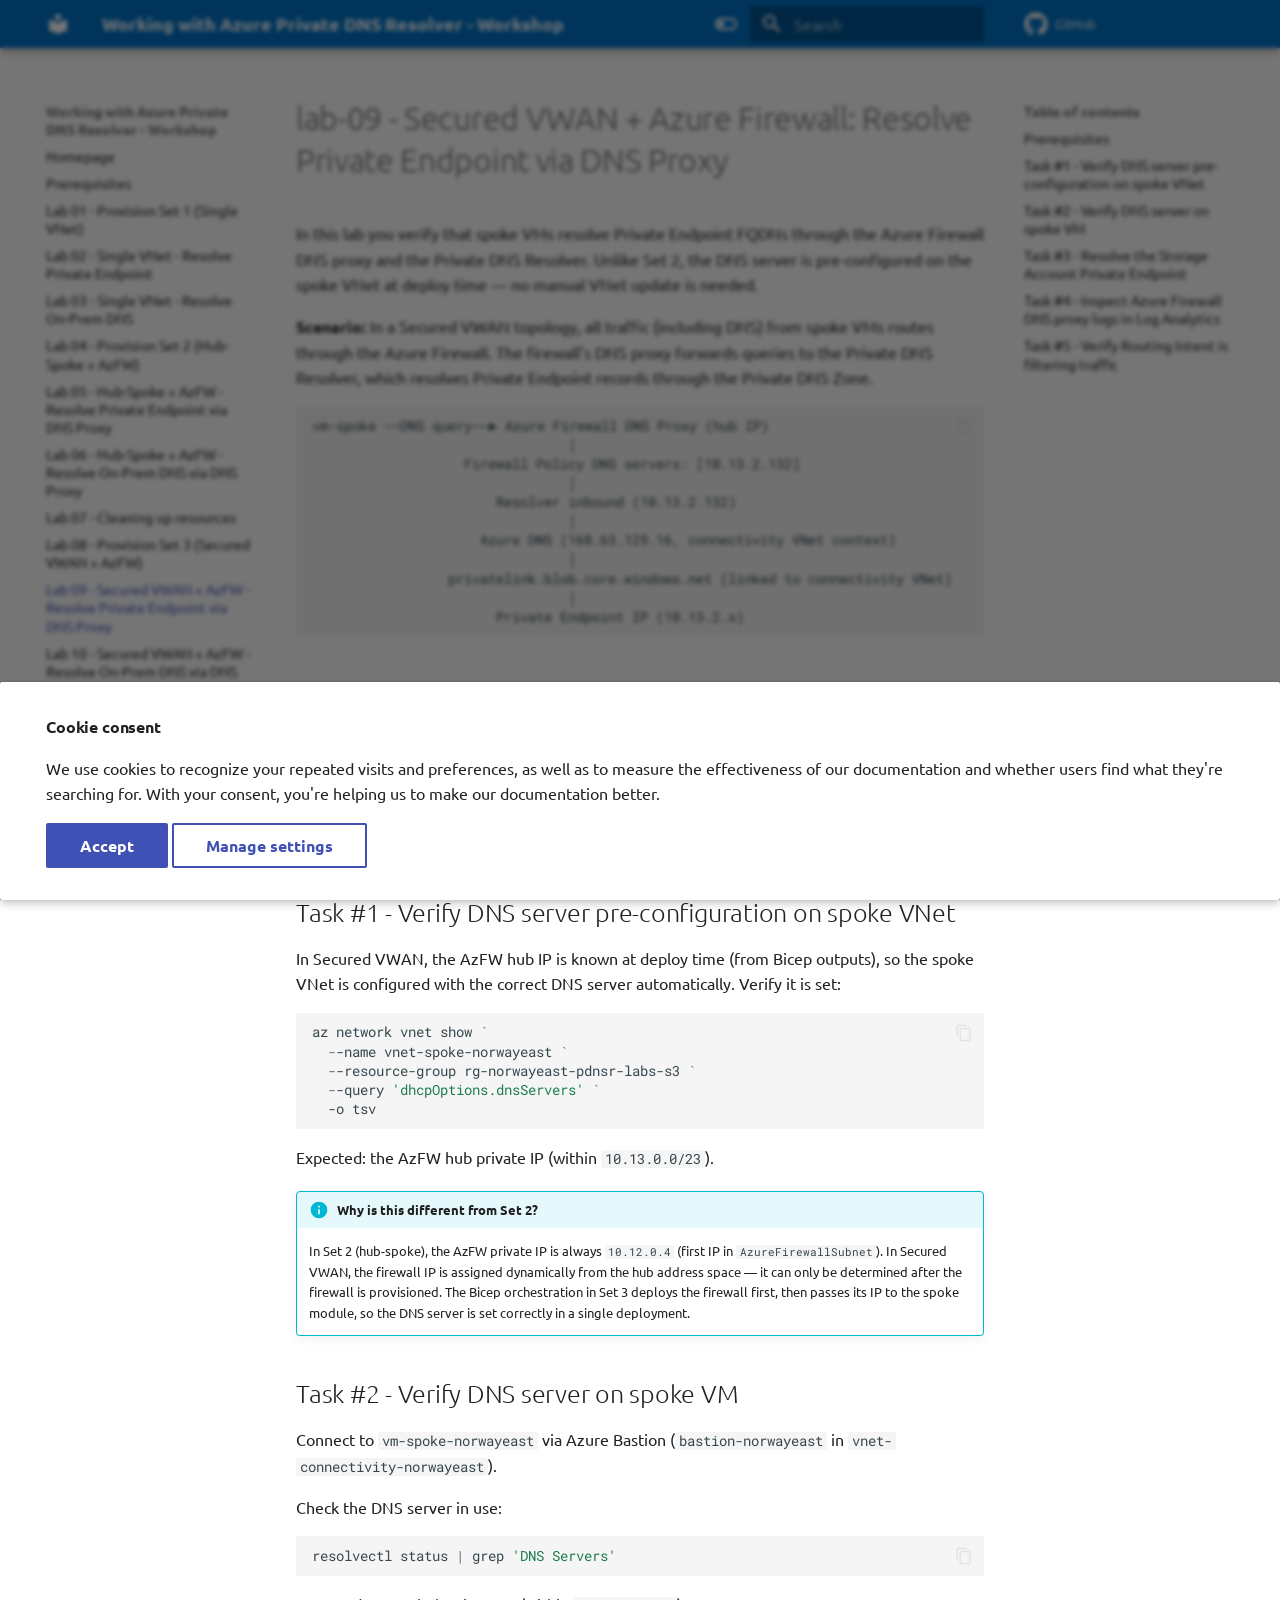
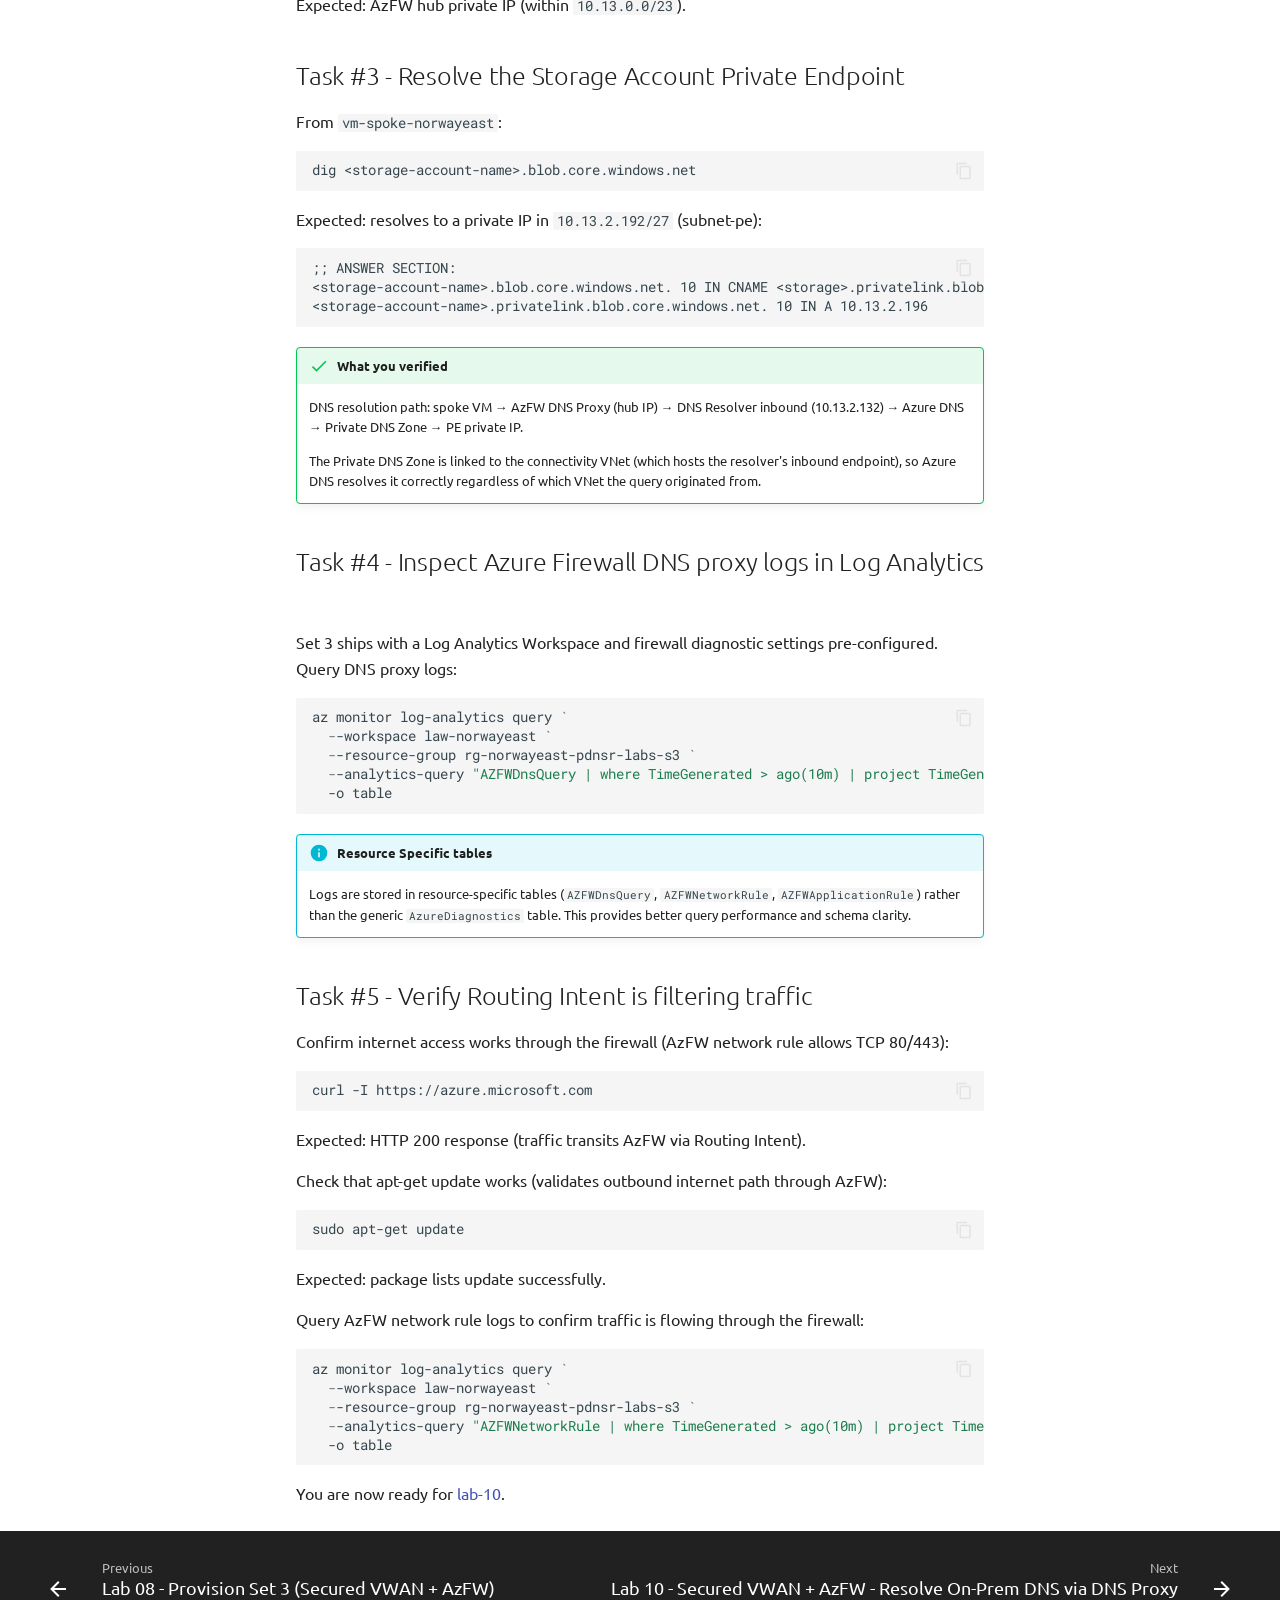
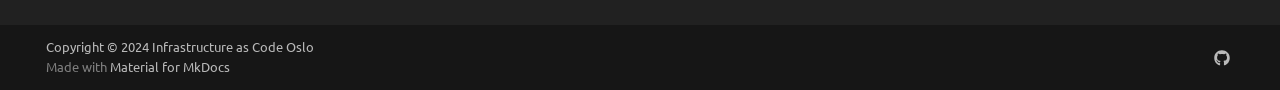
<file: labs/lab-09/index.html>
<!doctype html>
<html lang="en" class="no-js">
  <head>
    
      <meta charset="utf-8">
      <meta name="viewport" content="width=device-width,initial-scale=1">
      
        <meta name="description" content="Working with Azure Private DNS Resolver - Workshop">
      
      
        <meta name="author" content="Infrastructure as Code Oslo">
      
      
      
        <link rel="prev" href="../lab-08/">
      
      
        <link rel="next" href="../lab-10/">
      
      
        
      
      
      <link rel="icon" href="../../assets/images/favicon.png">
      <meta name="generator" content="mkdocs-1.6.1, mkdocs-material-9.7.6">
    
    
      
        <title>Lab 09 - Secured VWAN + AzFW - Resolve Private Endpoint via DNS Proxy - Working with Azure Private DNS Resolver - Workshop</title>
      
    
    
      <link rel="stylesheet" href="../../assets/stylesheets/main.484c7ddc.min.css">
      
        
        <link rel="stylesheet" href="../../assets/stylesheets/palette.ab4e12ef.min.css">
      
      


    
    
      
    
    
      
        
        
        <link rel="preconnect" href="https://fonts.gstatic.com" crossorigin>
        <link rel="stylesheet" href="https://fonts.googleapis.com/css?family=Ubuntu:300,300i,400,400i,700,700i%7CRoboto+Mono:400,400i,700,700i&display=fallback">
        <style>:root{--md-text-font:"Ubuntu";--md-code-font:"Roboto Mono"}</style>
      
    
    
      <link rel="stylesheet" href="../../assets/stylesheets/extra.css">
    
    <script>__md_scope=new URL("../..",location),__md_hash=e=>[...e].reduce(((e,_)=>(e<<5)-e+_.charCodeAt(0)),0),__md_get=(e,_=localStorage,t=__md_scope)=>JSON.parse(_.getItem(t.pathname+"."+e)),__md_set=(e,_,t=localStorage,a=__md_scope)=>{try{t.setItem(a.pathname+"."+e,JSON.stringify(_))}catch(e){}}</script>
    
      

    
    
  </head>
  
  
    
    
      
    
    
    
    
    <body dir="ltr" data-md-color-scheme="default" data-md-color-primary="indigo" data-md-color-accent="indigo">
  
    
    <input class="md-toggle" data-md-toggle="drawer" type="checkbox" id="__drawer" autocomplete="off">
    <input class="md-toggle" data-md-toggle="search" type="checkbox" id="__search" autocomplete="off">
    <label class="md-overlay" for="__drawer"></label>
    <div data-md-component="skip">
      
        
        <a href="#lab-09-secured-vwan-azure-firewall-resolve-private-endpoint-via-dns-proxy" class="md-skip">
          Skip to content
        </a>
      
    </div>
    <div data-md-component="announce">
      
    </div>
    
    
      

  

<header class="md-header md-header--shadow" data-md-component="header">
  <nav class="md-header__inner md-grid" aria-label="Header">
    <a href="../.." title="Working with Azure Private DNS Resolver - Workshop" class="md-header__button md-logo" aria-label="Working with Azure Private DNS Resolver - Workshop" data-md-component="logo">
      
  
  <svg xmlns="http://www.w3.org/2000/svg" viewBox="0 0 24 24"><path d="M12 8a3 3 0 0 0 3-3 3 3 0 0 0-3-3 3 3 0 0 0-3 3 3 3 0 0 0 3 3m0 3.54C9.64 9.35 6.5 8 3 8v11c3.5 0 6.64 1.35 9 3.54 2.36-2.19 5.5-3.54 9-3.54V8c-3.5 0-6.64 1.35-9 3.54"/></svg>

    </a>
    <label class="md-header__button md-icon" for="__drawer">
      
      <svg xmlns="http://www.w3.org/2000/svg" viewBox="0 0 24 24"><path d="M3 6h18v2H3zm0 5h18v2H3zm0 5h18v2H3z"/></svg>
    </label>
    <div class="md-header__title" data-md-component="header-title">
      <div class="md-header__ellipsis">
        <div class="md-header__topic">
          <span class="md-ellipsis">
            Working with Azure Private DNS Resolver - Workshop
          </span>
        </div>
        <div class="md-header__topic" data-md-component="header-topic">
          <span class="md-ellipsis">
            
              Lab 09 - Secured VWAN + AzFW - Resolve Private Endpoint via DNS Proxy
            
          </span>
        </div>
      </div>
    </div>
    
      
        <form class="md-header__option" data-md-component="palette">
  
    
    
    
    <input class="md-option" data-md-color-media="" data-md-color-scheme="default" data-md-color-primary="indigo" data-md-color-accent="indigo"  aria-label="Switch to dark mode"  type="radio" name="__palette" id="__palette_0">
    
      <label class="md-header__button md-icon" title="Switch to dark mode" for="__palette_1" hidden>
        <svg xmlns="http://www.w3.org/2000/svg" viewBox="0 0 24 24"><path d="M17 6H7c-3.31 0-6 2.69-6 6s2.69 6 6 6h10c3.31 0 6-2.69 6-6s-2.69-6-6-6m0 10H7c-2.21 0-4-1.79-4-4s1.79-4 4-4h10c2.21 0 4 1.79 4 4s-1.79 4-4 4M7 9c-1.66 0-3 1.34-3 3s1.34 3 3 3 3-1.34 3-3-1.34-3-3-3"/></svg>
      </label>
    
  
    
    
    
    <input class="md-option" data-md-color-media="" data-md-color-scheme="slate" data-md-color-primary="indigo" data-md-color-accent="teal"  aria-label="Switch to light mode"  type="radio" name="__palette" id="__palette_1">
    
      <label class="md-header__button md-icon" title="Switch to light mode" for="__palette_0" hidden>
        <svg xmlns="http://www.w3.org/2000/svg" viewBox="0 0 24 24"><path d="M17 7H7a5 5 0 0 0-5 5 5 5 0 0 0 5 5h10a5 5 0 0 0 5-5 5 5 0 0 0-5-5m0 8a3 3 0 0 1-3-3 3 3 0 0 1 3-3 3 3 0 0 1 3 3 3 3 0 0 1-3 3"/></svg>
      </label>
    
  
</form>
      
    
    
      <script>var palette=__md_get("__palette");if(palette&&palette.color){if("(prefers-color-scheme)"===palette.color.media){var media=matchMedia("(prefers-color-scheme: light)"),input=document.querySelector(media.matches?"[data-md-color-media='(prefers-color-scheme: light)']":"[data-md-color-media='(prefers-color-scheme: dark)']");palette.color.media=input.getAttribute("data-md-color-media"),palette.color.scheme=input.getAttribute("data-md-color-scheme"),palette.color.primary=input.getAttribute("data-md-color-primary"),palette.color.accent=input.getAttribute("data-md-color-accent")}for(var[key,value]of Object.entries(palette.color))document.body.setAttribute("data-md-color-"+key,value)}</script>
    
    
    
      
      
        <label class="md-header__button md-icon" for="__search">
          
          <svg xmlns="http://www.w3.org/2000/svg" viewBox="0 0 24 24"><path d="M9.5 3A6.5 6.5 0 0 1 16 9.5c0 1.61-.59 3.09-1.56 4.23l.27.27h.79l5 5-1.5 1.5-5-5v-.79l-.27-.27A6.52 6.52 0 0 1 9.5 16 6.5 6.5 0 0 1 3 9.5 6.5 6.5 0 0 1 9.5 3m0 2C7 5 5 7 5 9.5S7 14 9.5 14 14 12 14 9.5 12 5 9.5 5"/></svg>
        </label>
        <div class="md-search" data-md-component="search" role="dialog">
  <label class="md-search__overlay" for="__search"></label>
  <div class="md-search__inner" role="search">
    <form class="md-search__form" name="search">
      <input type="text" class="md-search__input" name="query" aria-label="Search" placeholder="Search" autocapitalize="off" autocorrect="off" autocomplete="off" spellcheck="false" data-md-component="search-query" required>
      <label class="md-search__icon md-icon" for="__search">
        
        <svg xmlns="http://www.w3.org/2000/svg" viewBox="0 0 24 24"><path d="M9.5 3A6.5 6.5 0 0 1 16 9.5c0 1.61-.59 3.09-1.56 4.23l.27.27h.79l5 5-1.5 1.5-5-5v-.79l-.27-.27A6.52 6.52 0 0 1 9.5 16 6.5 6.5 0 0 1 3 9.5 6.5 6.5 0 0 1 9.5 3m0 2C7 5 5 7 5 9.5S7 14 9.5 14 14 12 14 9.5 12 5 9.5 5"/></svg>
        
        <svg xmlns="http://www.w3.org/2000/svg" viewBox="0 0 24 24"><path d="M20 11v2H8l5.5 5.5-1.42 1.42L4.16 12l7.92-7.92L13.5 5.5 8 11z"/></svg>
      </label>
      <nav class="md-search__options" aria-label="Search">
        
        <button type="reset" class="md-search__icon md-icon" title="Clear" aria-label="Clear" tabindex="-1">
          
          <svg xmlns="http://www.w3.org/2000/svg" viewBox="0 0 24 24"><path d="M19 6.41 17.59 5 12 10.59 6.41 5 5 6.41 10.59 12 5 17.59 6.41 19 12 13.41 17.59 19 19 17.59 13.41 12z"/></svg>
        </button>
      </nav>
      
    </form>
    <div class="md-search__output">
      <div class="md-search__scrollwrap" tabindex="0" data-md-scrollfix>
        <div class="md-search-result" data-md-component="search-result">
          <div class="md-search-result__meta">
            Initializing search
          </div>
          <ol class="md-search-result__list" role="presentation"></ol>
        </div>
      </div>
    </div>
  </div>
</div>
      
    
    
      <div class="md-header__source">
        <a href="https://github.com/iac-oslo/dns-resolver-labs" title="Go to repository" class="md-source" data-md-component="source">
  <div class="md-source__icon md-icon">
    
    <svg xmlns="http://www.w3.org/2000/svg" viewBox="0 0 512 512"><!--! Font Awesome Free 7.1.0 by @fontawesome - https://fontawesome.com License - https://fontawesome.com/license/free (Icons: CC BY 4.0, Fonts: SIL OFL 1.1, Code: MIT License) Copyright 2025 Fonticons, Inc.--><path d="M173.9 397.4c0 2-2.3 3.6-5.2 3.6-3.3.3-5.6-1.3-5.6-3.6 0-2 2.3-3.6 5.2-3.6 3-.3 5.6 1.3 5.6 3.6m-31.1-4.5c-.7 2 1.3 4.3 4.3 4.9 2.6 1 5.6 0 6.2-2s-1.3-4.3-4.3-5.2c-2.6-.7-5.5.3-6.2 2.3m44.2-1.7c-2.9.7-4.9 2.6-4.6 4.9.3 2 2.9 3.3 5.9 2.6 2.9-.7 4.9-2.6 4.6-4.6-.3-1.9-3-3.2-5.9-2.9M252.8 8C114.1 8 8 113.3 8 252c0 110.9 69.8 205.8 169.5 239.2 12.8 2.3 17.3-5.6 17.3-12.1 0-6.2-.3-40.4-.3-61.4 0 0-70 15-84.7-29.8 0 0-11.4-29.1-27.8-36.6 0 0-22.9-15.7 1.6-15.4 0 0 24.9 2 38.6 25.8 21.9 38.6 58.6 27.5 72.9 20.9 2.3-16 8.8-27.1 16-33.7-55.9-6.2-112.3-14.3-112.3-110.5 0-27.5 7.6-41.3 23.6-58.9-2.6-6.5-11.1-33.3 2.6-67.9 20.9-6.5 69 27 69 27 20-5.6 41.5-8.5 62.8-8.5s42.8 2.9 62.8 8.5c0 0 48.1-33.6 69-27 13.7 34.7 5.2 61.4 2.6 67.9 16 17.7 25.8 31.5 25.8 58.9 0 96.5-58.9 104.2-114.8 110.5 9.2 7.9 17 22.9 17 46.4 0 33.7-.3 75.4-.3 83.6 0 6.5 4.6 14.4 17.3 12.1C436.2 457.8 504 362.9 504 252 504 113.3 391.5 8 252.8 8M105.2 352.9c-1.3 1-1 3.3.7 5.2 1.6 1.6 3.9 2.3 5.2 1 1.3-1 1-3.3-.7-5.2-1.6-1.6-3.9-2.3-5.2-1m-10.8-8.1c-.7 1.3.3 2.9 2.3 3.9 1.6 1 3.6.7 4.3-.7.7-1.3-.3-2.9-2.3-3.9-2-.6-3.6-.3-4.3.7m32.4 35.6c-1.6 1.3-1 4.3 1.3 6.2 2.3 2.3 5.2 2.6 6.5 1 1.3-1.3.7-4.3-1.3-6.2-2.2-2.3-5.2-2.6-6.5-1m-11.4-14.7c-1.6 1-1.6 3.6 0 5.9s4.3 3.3 5.6 2.3c1.6-1.3 1.6-3.9 0-6.2-1.4-2.3-4-3.3-5.6-2"/></svg>
  </div>
  <div class="md-source__repository">
    GitHub
  </div>
</a>
      </div>
    
  </nav>
  
</header>
    
    <div class="md-container" data-md-component="container">
      
      
        
          
        
      
      <main class="md-main" data-md-component="main">
        <div class="md-main__inner md-grid">
          
            
              
              <div class="md-sidebar md-sidebar--primary" data-md-component="sidebar" data-md-type="navigation" >
                <div class="md-sidebar__scrollwrap">
                  <div class="md-sidebar__inner">
                    



<nav class="md-nav md-nav--primary" aria-label="Navigation" data-md-level="0">
  <label class="md-nav__title" for="__drawer">
    <a href="../.." title="Working with Azure Private DNS Resolver - Workshop" class="md-nav__button md-logo" aria-label="Working with Azure Private DNS Resolver - Workshop" data-md-component="logo">
      
  
  <svg xmlns="http://www.w3.org/2000/svg" viewBox="0 0 24 24"><path d="M12 8a3 3 0 0 0 3-3 3 3 0 0 0-3-3 3 3 0 0 0-3 3 3 3 0 0 0 3 3m0 3.54C9.64 9.35 6.5 8 3 8v11c3.5 0 6.64 1.35 9 3.54 2.36-2.19 5.5-3.54 9-3.54V8c-3.5 0-6.64 1.35-9 3.54"/></svg>

    </a>
    Working with Azure Private DNS Resolver - Workshop
  </label>
  
    <div class="md-nav__source">
      <a href="https://github.com/iac-oslo/dns-resolver-labs" title="Go to repository" class="md-source" data-md-component="source">
  <div class="md-source__icon md-icon">
    
    <svg xmlns="http://www.w3.org/2000/svg" viewBox="0 0 512 512"><!--! Font Awesome Free 7.1.0 by @fontawesome - https://fontawesome.com License - https://fontawesome.com/license/free (Icons: CC BY 4.0, Fonts: SIL OFL 1.1, Code: MIT License) Copyright 2025 Fonticons, Inc.--><path d="M173.9 397.4c0 2-2.3 3.6-5.2 3.6-3.3.3-5.6-1.3-5.6-3.6 0-2 2.3-3.6 5.2-3.6 3-.3 5.6 1.3 5.6 3.6m-31.1-4.5c-.7 2 1.3 4.3 4.3 4.9 2.6 1 5.6 0 6.2-2s-1.3-4.3-4.3-5.2c-2.6-.7-5.5.3-6.2 2.3m44.2-1.7c-2.9.7-4.9 2.6-4.6 4.9.3 2 2.9 3.3 5.9 2.6 2.9-.7 4.9-2.6 4.6-4.6-.3-1.9-3-3.2-5.9-2.9M252.8 8C114.1 8 8 113.3 8 252c0 110.9 69.8 205.8 169.5 239.2 12.8 2.3 17.3-5.6 17.3-12.1 0-6.2-.3-40.4-.3-61.4 0 0-70 15-84.7-29.8 0 0-11.4-29.1-27.8-36.6 0 0-22.9-15.7 1.6-15.4 0 0 24.9 2 38.6 25.8 21.9 38.6 58.6 27.5 72.9 20.9 2.3-16 8.8-27.1 16-33.7-55.9-6.2-112.3-14.3-112.3-110.5 0-27.5 7.6-41.3 23.6-58.9-2.6-6.5-11.1-33.3 2.6-67.9 20.9-6.5 69 27 69 27 20-5.6 41.5-8.5 62.8-8.5s42.8 2.9 62.8 8.5c0 0 48.1-33.6 69-27 13.7 34.7 5.2 61.4 2.6 67.9 16 17.7 25.8 31.5 25.8 58.9 0 96.5-58.9 104.2-114.8 110.5 9.2 7.9 17 22.9 17 46.4 0 33.7-.3 75.4-.3 83.6 0 6.5 4.6 14.4 17.3 12.1C436.2 457.8 504 362.9 504 252 504 113.3 391.5 8 252.8 8M105.2 352.9c-1.3 1-1 3.3.7 5.2 1.6 1.6 3.9 2.3 5.2 1 1.3-1 1-3.3-.7-5.2-1.6-1.6-3.9-2.3-5.2-1m-10.8-8.1c-.7 1.3.3 2.9 2.3 3.9 1.6 1 3.6.7 4.3-.7.7-1.3-.3-2.9-2.3-3.9-2-.6-3.6-.3-4.3.7m32.4 35.6c-1.6 1.3-1 4.3 1.3 6.2 2.3 2.3 5.2 2.6 6.5 1 1.3-1.3.7-4.3-1.3-6.2-2.2-2.3-5.2-2.6-6.5-1m-11.4-14.7c-1.6 1-1.6 3.6 0 5.9s4.3 3.3 5.6 2.3c1.6-1.3 1.6-3.9 0-6.2-1.4-2.3-4-3.3-5.6-2"/></svg>
  </div>
  <div class="md-source__repository">
    GitHub
  </div>
</a>
    </div>
  
  <ul class="md-nav__list" data-md-scrollfix>
    
      
      
  
  
  
  
    <li class="md-nav__item">
      <a href="../.." class="md-nav__link">
        
  
  
  <span class="md-ellipsis">
    
  
    Homepage
  

    
  </span>
  
  

      </a>
    </li>
  

    
      
      
  
  
  
  
    <li class="md-nav__item">
      <a href="../../prerequisites/" class="md-nav__link">
        
  
  
  <span class="md-ellipsis">
    
  
    Prerequisites
  

    
  </span>
  
  

      </a>
    </li>
  

    
      
      
  
  
  
  
    <li class="md-nav__item">
      <a href="../lab-01/" class="md-nav__link">
        
  
  
  <span class="md-ellipsis">
    
  
    Lab 01 - Provision Set 1 (Single VNet)
  

    
  </span>
  
  

      </a>
    </li>
  

    
      
      
  
  
  
  
    <li class="md-nav__item">
      <a href="../lab-02/" class="md-nav__link">
        
  
  
  <span class="md-ellipsis">
    
  
    Lab 02 - Single VNet - Resolve Private Endpoint
  

    
  </span>
  
  

      </a>
    </li>
  

    
      
      
  
  
  
  
    <li class="md-nav__item">
      <a href="../lab-03/" class="md-nav__link">
        
  
  
  <span class="md-ellipsis">
    
  
    Lab 03 - Single VNet - Resolve On-Prem DNS
  

    
  </span>
  
  

      </a>
    </li>
  

    
      
      
  
  
  
  
    <li class="md-nav__item">
      <a href="../lab-04/" class="md-nav__link">
        
  
  
  <span class="md-ellipsis">
    
  
    Lab 04 - Provision Set 2 (Hub-Spoke + AzFW)
  

    
  </span>
  
  

      </a>
    </li>
  

    
      
      
  
  
  
  
    <li class="md-nav__item">
      <a href="../lab-05/" class="md-nav__link">
        
  
  
  <span class="md-ellipsis">
    
  
    Lab 05 - Hub-Spoke + AzFW - Resolve Private Endpoint via DNS Proxy
  

    
  </span>
  
  

      </a>
    </li>
  

    
      
      
  
  
  
  
    <li class="md-nav__item">
      <a href="../lab-06/" class="md-nav__link">
        
  
  
  <span class="md-ellipsis">
    
  
    Lab 06 - Hub-Spoke + AzFW - Resolve On-Prem DNS via DNS Proxy
  

    
  </span>
  
  

      </a>
    </li>
  

    
      
      
  
  
  
  
    <li class="md-nav__item">
      <a href="../lab-07/" class="md-nav__link">
        
  
  
  <span class="md-ellipsis">
    
  
    Lab 07 - Cleaning up resources
  

    
  </span>
  
  

      </a>
    </li>
  

    
      
      
  
  
  
  
    <li class="md-nav__item">
      <a href="../lab-08/" class="md-nav__link">
        
  
  
  <span class="md-ellipsis">
    
  
    Lab 08 - Provision Set 3 (Secured VWAN + AzFW)
  

    
  </span>
  
  

      </a>
    </li>
  

    
      
      
  
  
    
  
  
  
    <li class="md-nav__item md-nav__item--active">
      
      <input class="md-nav__toggle md-toggle" type="checkbox" id="__toc">
      
      
        
      
      
        <label class="md-nav__link md-nav__link--active" for="__toc">
          
  
  
  <span class="md-ellipsis">
    
  
    Lab 09 - Secured VWAN + AzFW - Resolve Private Endpoint via DNS Proxy
  

    
  </span>
  
  

          <span class="md-nav__icon md-icon"></span>
        </label>
      
      <a href="./" class="md-nav__link md-nav__link--active">
        
  
  
  <span class="md-ellipsis">
    
  
    Lab 09 - Secured VWAN + AzFW - Resolve Private Endpoint via DNS Proxy
  

    
  </span>
  
  

      </a>
      
        

<nav class="md-nav md-nav--secondary" aria-label="Table of contents">
  
  
  
    
  
  
    <label class="md-nav__title" for="__toc">
      <span class="md-nav__icon md-icon"></span>
      Table of contents
    </label>
    <ul class="md-nav__list" data-md-component="toc" data-md-scrollfix>
      
        <li class="md-nav__item">
  <a href="#prerequisites" class="md-nav__link">
    <span class="md-ellipsis">
      
        Prerequisites
      
    </span>
  </a>
  
</li>
      
        <li class="md-nav__item">
  <a href="#task-1-verify-dns-server-pre-configuration-on-spoke-vnet" class="md-nav__link">
    <span class="md-ellipsis">
      
        Task #1 - Verify DNS server pre-configuration on spoke VNet
      
    </span>
  </a>
  
</li>
      
        <li class="md-nav__item">
  <a href="#task-2-verify-dns-server-on-spoke-vm" class="md-nav__link">
    <span class="md-ellipsis">
      
        Task #2 - Verify DNS server on spoke VM
      
    </span>
  </a>
  
</li>
      
        <li class="md-nav__item">
  <a href="#task-3-resolve-the-storage-account-private-endpoint" class="md-nav__link">
    <span class="md-ellipsis">
      
        Task #3 - Resolve the Storage Account Private Endpoint
      
    </span>
  </a>
  
</li>
      
        <li class="md-nav__item">
  <a href="#task-4-inspect-azure-firewall-dns-proxy-logs-in-log-analytics" class="md-nav__link">
    <span class="md-ellipsis">
      
        Task #4 - Inspect Azure Firewall DNS proxy logs in Log Analytics
      
    </span>
  </a>
  
</li>
      
        <li class="md-nav__item">
  <a href="#task-5-verify-routing-intent-is-filtering-traffic" class="md-nav__link">
    <span class="md-ellipsis">
      
        Task #5 - Verify Routing Intent is filtering traffic
      
    </span>
  </a>
  
</li>
      
    </ul>
  
</nav>
      
    </li>
  

    
      
      
  
  
  
  
    <li class="md-nav__item">
      <a href="../lab-10/" class="md-nav__link">
        
  
  
  <span class="md-ellipsis">
    
  
    Lab 10 - Secured VWAN + AzFW - Resolve On-Prem DNS via DNS Proxy
  

    
  </span>
  
  

      </a>
    </li>
  

    
  </ul>
</nav>
                  </div>
                </div>
              </div>
            
            
              
              <div class="md-sidebar md-sidebar--secondary" data-md-component="sidebar" data-md-type="toc" >
                <div class="md-sidebar__scrollwrap">
                  <div class="md-sidebar__inner">
                    

<nav class="md-nav md-nav--secondary" aria-label="Table of contents">
  
  
  
    
  
  
    <label class="md-nav__title" for="__toc">
      <span class="md-nav__icon md-icon"></span>
      Table of contents
    </label>
    <ul class="md-nav__list" data-md-component="toc" data-md-scrollfix>
      
        <li class="md-nav__item">
  <a href="#prerequisites" class="md-nav__link">
    <span class="md-ellipsis">
      
        Prerequisites
      
    </span>
  </a>
  
</li>
      
        <li class="md-nav__item">
  <a href="#task-1-verify-dns-server-pre-configuration-on-spoke-vnet" class="md-nav__link">
    <span class="md-ellipsis">
      
        Task #1 - Verify DNS server pre-configuration on spoke VNet
      
    </span>
  </a>
  
</li>
      
        <li class="md-nav__item">
  <a href="#task-2-verify-dns-server-on-spoke-vm" class="md-nav__link">
    <span class="md-ellipsis">
      
        Task #2 - Verify DNS server on spoke VM
      
    </span>
  </a>
  
</li>
      
        <li class="md-nav__item">
  <a href="#task-3-resolve-the-storage-account-private-endpoint" class="md-nav__link">
    <span class="md-ellipsis">
      
        Task #3 - Resolve the Storage Account Private Endpoint
      
    </span>
  </a>
  
</li>
      
        <li class="md-nav__item">
  <a href="#task-4-inspect-azure-firewall-dns-proxy-logs-in-log-analytics" class="md-nav__link">
    <span class="md-ellipsis">
      
        Task #4 - Inspect Azure Firewall DNS proxy logs in Log Analytics
      
    </span>
  </a>
  
</li>
      
        <li class="md-nav__item">
  <a href="#task-5-verify-routing-intent-is-filtering-traffic" class="md-nav__link">
    <span class="md-ellipsis">
      
        Task #5 - Verify Routing Intent is filtering traffic
      
    </span>
  </a>
  
</li>
      
    </ul>
  
</nav>
                  </div>
                </div>
              </div>
            
          
          
            <div class="md-content" data-md-component="content">
              
              <article class="md-content__inner md-typeset">
                
                  


  
  


<h1 id="lab-09-secured-vwan-azure-firewall-resolve-private-endpoint-via-dns-proxy">lab-09 - Secured VWAN + Azure Firewall: Resolve Private Endpoint via DNS Proxy<a class="headerlink" href="#lab-09-secured-vwan-azure-firewall-resolve-private-endpoint-via-dns-proxy" title="Permanent link">&para;</a></h1>
<p>In this lab you verify that spoke VMs resolve Private Endpoint FQDNs through the Azure Firewall DNS proxy and the Private DNS Resolver. Unlike Set 2, the DNS server is pre-configured on the spoke VNet at deploy time — no manual VNet update is needed.</p>
<p><strong>Scenario:</strong> In a Secured VWAN topology, all traffic (including DNS) from spoke VMs routes through the Azure Firewall. The firewall's DNS proxy forwards queries to the Private DNS Resolver, which resolves Private Endpoint records through the Private DNS Zone.</p>
<div class="highlight"><pre><span></span><code><a id="__codelineno-0-1" name="__codelineno-0-1" href="#__codelineno-0-1"></a>vm-spoke ──DNS query──► Azure Firewall DNS Proxy (hub IP)
<a id="__codelineno-0-2" name="__codelineno-0-2" href="#__codelineno-0-2"></a>                                │
<a id="__codelineno-0-3" name="__codelineno-0-3" href="#__codelineno-0-3"></a>                   Firewall Policy DNS servers: [10.13.2.132]
<a id="__codelineno-0-4" name="__codelineno-0-4" href="#__codelineno-0-4"></a>                                │
<a id="__codelineno-0-5" name="__codelineno-0-5" href="#__codelineno-0-5"></a>                       Resolver inbound (10.13.2.132)
<a id="__codelineno-0-6" name="__codelineno-0-6" href="#__codelineno-0-6"></a>                                │
<a id="__codelineno-0-7" name="__codelineno-0-7" href="#__codelineno-0-7"></a>                     Azure DNS (168.63.129.16, connectivity VNet context)
<a id="__codelineno-0-8" name="__codelineno-0-8" href="#__codelineno-0-8"></a>                                │
<a id="__codelineno-0-9" name="__codelineno-0-9" href="#__codelineno-0-9"></a>                 privatelink.blob.core.windows.net (linked to connectivity VNet)
<a id="__codelineno-0-10" name="__codelineno-0-10" href="#__codelineno-0-10"></a>                                │
<a id="__codelineno-0-11" name="__codelineno-0-11" href="#__codelineno-0-11"></a>                       Private Endpoint IP (10.13.2.x)
</code></pre></div>
<h2 id="prerequisites">Prerequisites<a class="headerlink" href="#prerequisites" title="Permanent link">&para;</a></h2>
<ul>
<li>Lab-08 completed and all resources deployed</li>
<li>AzFW hub private IP noted (from <code>$azfwIP</code> in lab-08)</li>
<li>Resolver inbound endpoint IP: <code>10.13.2.132</code></li>
<li>Storage Account FQDN noted</li>
</ul>
<h2 id="task-1-verify-dns-server-pre-configuration-on-spoke-vnet">Task #1 - Verify DNS server pre-configuration on spoke VNet<a class="headerlink" href="#task-1-verify-dns-server-pre-configuration-on-spoke-vnet" title="Permanent link">&para;</a></h2>
<p>In Secured VWAN, the AzFW hub IP is known at deploy time (from Bicep outputs), so the spoke VNet is configured with the correct DNS server automatically. Verify it is set:</p>
<div class="highlight"><pre><span></span><code><a id="__codelineno-1-1" name="__codelineno-1-1" href="#__codelineno-1-1"></a><span class="n">az</span> <span class="n">network</span> <span class="n">vnet</span> <span class="n">show</span> <span class="p">`</span>
<a id="__codelineno-1-2" name="__codelineno-1-2" href="#__codelineno-1-2"></a>  <span class="p">-</span><span class="n">-name</span> <span class="n">vnet-spoke-norwayeast</span> <span class="p">`</span>
<a id="__codelineno-1-3" name="__codelineno-1-3" href="#__codelineno-1-3"></a>  <span class="p">-</span><span class="n">-resource-group</span> <span class="n">rg-norwayeast-pdnsr-labs-s3</span> <span class="p">`</span>
<a id="__codelineno-1-4" name="__codelineno-1-4" href="#__codelineno-1-4"></a>  <span class="p">-</span><span class="n">-query</span> <span class="s1">&#39;dhcpOptions.dnsServers&#39;</span> <span class="p">`</span>
<a id="__codelineno-1-5" name="__codelineno-1-5" href="#__codelineno-1-5"></a>  <span class="n">-o</span> <span class="n">tsv</span>
</code></pre></div>
<p>Expected: the AzFW hub private IP (within <code>10.13.0.0/23</code>).</p>
<div class="admonition info">
<p class="admonition-title">Why is this different from Set 2?</p>
<p>In Set 2 (hub-spoke), the AzFW private IP is always <code>10.12.0.4</code> (first IP in <code>AzureFirewallSubnet</code>). In Secured VWAN, the firewall IP is assigned dynamically from the hub address space — it can only be determined after the firewall is provisioned. The Bicep orchestration in Set 3 deploys the firewall first, then passes its IP to the spoke module, so the DNS server is set correctly in a single deployment.</p>
</div>
<h2 id="task-2-verify-dns-server-on-spoke-vm">Task #2 - Verify DNS server on spoke VM<a class="headerlink" href="#task-2-verify-dns-server-on-spoke-vm" title="Permanent link">&para;</a></h2>
<p>Connect to <code>vm-spoke-norwayeast</code> via Azure Bastion (<code>bastion-norwayeast</code> in <code>vnet-connectivity-norwayeast</code>).</p>
<p>Check the DNS server in use:</p>
<div class="highlight"><pre><span></span><code><a id="__codelineno-2-1" name="__codelineno-2-1" href="#__codelineno-2-1"></a>resolvectl<span class="w"> </span>status<span class="w"> </span><span class="p">|</span><span class="w"> </span>grep<span class="w"> </span><span class="s1">&#39;DNS Servers&#39;</span>
</code></pre></div>
<p>Expected: AzFW hub private IP (within <code>10.13.0.0/23</code>).</p>
<h2 id="task-3-resolve-the-storage-account-private-endpoint">Task #3 - Resolve the Storage Account Private Endpoint<a class="headerlink" href="#task-3-resolve-the-storage-account-private-endpoint" title="Permanent link">&para;</a></h2>
<p>From <code>vm-spoke-norwayeast</code>:</p>
<div class="highlight"><pre><span></span><code><a id="__codelineno-3-1" name="__codelineno-3-1" href="#__codelineno-3-1"></a>dig<span class="w"> </span>&lt;storage-account-name&gt;.blob.core.windows.net
</code></pre></div>
<p>Expected: resolves to a private IP in <code>10.13.2.192/27</code> (subnet-pe):</p>
<div class="highlight"><pre><span></span><code><a id="__codelineno-4-1" name="__codelineno-4-1" href="#__codelineno-4-1"></a>;; ANSWER SECTION:
<a id="__codelineno-4-2" name="__codelineno-4-2" href="#__codelineno-4-2"></a>&lt;storage-account-name&gt;.blob.core.windows.net. 10 IN CNAME &lt;storage&gt;.privatelink.blob.core.windows.net.
<a id="__codelineno-4-3" name="__codelineno-4-3" href="#__codelineno-4-3"></a>&lt;storage-account-name&gt;.privatelink.blob.core.windows.net. 10 IN A 10.13.2.196
</code></pre></div>
<div class="admonition success">
<p class="admonition-title">What you verified</p>
<p>DNS resolution path: spoke VM → AzFW DNS Proxy (hub IP) → DNS Resolver inbound (10.13.2.132) → Azure DNS → Private DNS Zone → PE private IP.</p>
<p>The Private DNS Zone is linked to the connectivity VNet (which hosts the resolver's inbound endpoint), so Azure DNS resolves it correctly regardless of which VNet the query originated from.</p>
</div>
<h2 id="task-4-inspect-azure-firewall-dns-proxy-logs-in-log-analytics">Task #4 - Inspect Azure Firewall DNS proxy logs in Log Analytics<a class="headerlink" href="#task-4-inspect-azure-firewall-dns-proxy-logs-in-log-analytics" title="Permanent link">&para;</a></h2>
<p>Set 3 ships with a Log Analytics Workspace and firewall diagnostic settings pre-configured. Query DNS proxy logs:</p>
<div class="highlight"><pre><span></span><code><a id="__codelineno-5-1" name="__codelineno-5-1" href="#__codelineno-5-1"></a><span class="n">az</span> <span class="n">monitor</span> <span class="n">log-analytics</span> <span class="n">query</span> <span class="p">`</span>
<a id="__codelineno-5-2" name="__codelineno-5-2" href="#__codelineno-5-2"></a>  <span class="p">-</span><span class="n">-workspace</span> <span class="n">law-norwayeast</span> <span class="p">`</span>
<a id="__codelineno-5-3" name="__codelineno-5-3" href="#__codelineno-5-3"></a>  <span class="p">-</span><span class="n">-resource-group</span> <span class="n">rg-norwayeast-pdnsr-labs-s3</span> <span class="p">`</span>
<a id="__codelineno-5-4" name="__codelineno-5-4" href="#__codelineno-5-4"></a>  <span class="p">-</span><span class="n">-analytics-query</span> <span class="s2">&quot;AZFWDnsQuery | where TimeGenerated &gt; ago(10m) | project TimeGenerated, QueryName, ResponseCode, SourceIp | limit 20&quot;</span> <span class="p">`</span>
<a id="__codelineno-5-5" name="__codelineno-5-5" href="#__codelineno-5-5"></a>  <span class="n">-o</span> <span class="n">table</span>
</code></pre></div>
<div class="admonition info">
<p class="admonition-title">Resource Specific tables</p>
<p>Logs are stored in resource-specific tables (<code>AZFWDnsQuery</code>, <code>AZFWNetworkRule</code>, <code>AZFWApplicationRule</code>) rather than the generic <code>AzureDiagnostics</code> table. This provides better query performance and schema clarity.</p>
</div>
<h2 id="task-5-verify-routing-intent-is-filtering-traffic">Task #5 - Verify Routing Intent is filtering traffic<a class="headerlink" href="#task-5-verify-routing-intent-is-filtering-traffic" title="Permanent link">&para;</a></h2>
<p>Confirm internet access works through the firewall (AzFW network rule allows TCP 80/443):</p>
<div class="highlight"><pre><span></span><code><a id="__codelineno-6-1" name="__codelineno-6-1" href="#__codelineno-6-1"></a>curl<span class="w"> </span>-I<span class="w"> </span>https://azure.microsoft.com
</code></pre></div>
<p>Expected: HTTP 200 response (traffic transits AzFW via Routing Intent).</p>
<p>Check that apt-get update works (validates outbound internet path through AzFW):</p>
<div class="highlight"><pre><span></span><code><a id="__codelineno-7-1" name="__codelineno-7-1" href="#__codelineno-7-1"></a>sudo<span class="w"> </span>apt-get<span class="w"> </span>update
</code></pre></div>
<p>Expected: package lists update successfully.</p>
<p>Query AzFW network rule logs to confirm traffic is flowing through the firewall:</p>
<div class="highlight"><pre><span></span><code><a id="__codelineno-8-1" name="__codelineno-8-1" href="#__codelineno-8-1"></a><span class="n">az</span> <span class="n">monitor</span> <span class="n">log-analytics</span> <span class="n">query</span> <span class="p">`</span>
<a id="__codelineno-8-2" name="__codelineno-8-2" href="#__codelineno-8-2"></a>  <span class="p">-</span><span class="n">-workspace</span> <span class="n">law-norwayeast</span> <span class="p">`</span>
<a id="__codelineno-8-3" name="__codelineno-8-3" href="#__codelineno-8-3"></a>  <span class="p">-</span><span class="n">-resource-group</span> <span class="n">rg-norwayeast-pdnsr-labs-s3</span> <span class="p">`</span>
<a id="__codelineno-8-4" name="__codelineno-8-4" href="#__codelineno-8-4"></a>  <span class="p">-</span><span class="n">-analytics-query</span> <span class="s2">&quot;AZFWNetworkRule | where TimeGenerated &gt; ago(10m) | project TimeGenerated, SourceIp, DestinationIp, DestinationPort, Action | limit 20&quot;</span> <span class="p">`</span>
<a id="__codelineno-8-5" name="__codelineno-8-5" href="#__codelineno-8-5"></a>  <span class="n">-o</span> <span class="n">table</span>
</code></pre></div>
<p>You are now ready for <a href="../lab-10/">lab-10</a>.</p>












                
              </article>
            </div>
          
          
  <script>var tabs=__md_get("__tabs");if(Array.isArray(tabs))e:for(var set of document.querySelectorAll(".tabbed-set")){var labels=set.querySelector(".tabbed-labels");for(var tab of tabs)for(var label of labels.getElementsByTagName("label"))if(label.innerText.trim()===tab){var input=document.getElementById(label.htmlFor);input.checked=!0;continue e}}</script>

<script>var target=document.getElementById(location.hash.slice(1));target&&target.name&&(target.checked=target.name.startsWith("__tabbed_"))</script>
        </div>
        
          <button type="button" class="md-top md-icon" data-md-component="top" hidden>
  
  <svg xmlns="http://www.w3.org/2000/svg" viewBox="0 0 24 24"><path d="M13 20h-2V8l-5.5 5.5-1.42-1.42L12 4.16l7.92 7.92-1.42 1.42L13 8z"/></svg>
  Back to top
</button>
        
      </main>
      
        <footer class="md-footer">
  
    
      
      <nav class="md-footer__inner md-grid" aria-label="Footer" >
        
          
          <a href="../lab-08/" class="md-footer__link md-footer__link--prev" aria-label="Previous: Lab 08 - Provision Set 3 (Secured VWAN + AzFW)">
            <div class="md-footer__button md-icon">
              
              <svg xmlns="http://www.w3.org/2000/svg" viewBox="0 0 24 24"><path d="M20 11v2H8l5.5 5.5-1.42 1.42L4.16 12l7.92-7.92L13.5 5.5 8 11z"/></svg>
            </div>
            <div class="md-footer__title">
              <span class="md-footer__direction">
                Previous
              </span>
              <div class="md-ellipsis">
                Lab 08 - Provision Set 3 (Secured VWAN + AzFW)
              </div>
            </div>
          </a>
        
        
          
          <a href="../lab-10/" class="md-footer__link md-footer__link--next" aria-label="Next: Lab 10 - Secured VWAN + AzFW - Resolve On-Prem DNS via DNS Proxy">
            <div class="md-footer__title">
              <span class="md-footer__direction">
                Next
              </span>
              <div class="md-ellipsis">
                Lab 10 - Secured VWAN + AzFW - Resolve On-Prem DNS via DNS Proxy
              </div>
            </div>
            <div class="md-footer__button md-icon">
              
              <svg xmlns="http://www.w3.org/2000/svg" viewBox="0 0 24 24"><path d="M4 11v2h12l-5.5 5.5 1.42 1.42L19.84 12l-7.92-7.92L10.5 5.5 16 11z"/></svg>
            </div>
          </a>
        
      </nav>
    
  
  <div class="md-footer-meta md-typeset">
    <div class="md-footer-meta__inner md-grid">
      <div class="md-copyright">
  
    <div class="md-copyright__highlight">
      Copyright &copy; 2024 Infrastructure as Code Oslo
    </div>
  
  
    Made with
    <a href="https://squidfunk.github.io/mkdocs-material/" target="_blank" rel="noopener">
      Material for MkDocs
    </a>
  
</div>
      
        
<div class="md-social">
  
    
    
    
    
      
      
    
    <a href="https://github.com/iac-oslo/dns-resolver-labs" target="_blank" rel="noopener" title="github.com" class="md-social__link">
      <svg xmlns="http://www.w3.org/2000/svg" viewBox="0 0 512 512"><!--! Font Awesome Free 7.1.0 by @fontawesome - https://fontawesome.com License - https://fontawesome.com/license/free (Icons: CC BY 4.0, Fonts: SIL OFL 1.1, Code: MIT License) Copyright 2025 Fonticons, Inc.--><path d="M173.9 397.4c0 2-2.3 3.6-5.2 3.6-3.3.3-5.6-1.3-5.6-3.6 0-2 2.3-3.6 5.2-3.6 3-.3 5.6 1.3 5.6 3.6m-31.1-4.5c-.7 2 1.3 4.3 4.3 4.9 2.6 1 5.6 0 6.2-2s-1.3-4.3-4.3-5.2c-2.6-.7-5.5.3-6.2 2.3m44.2-1.7c-2.9.7-4.9 2.6-4.6 4.9.3 2 2.9 3.3 5.9 2.6 2.9-.7 4.9-2.6 4.6-4.6-.3-1.9-3-3.2-5.9-2.9M252.8 8C114.1 8 8 113.3 8 252c0 110.9 69.8 205.8 169.5 239.2 12.8 2.3 17.3-5.6 17.3-12.1 0-6.2-.3-40.4-.3-61.4 0 0-70 15-84.7-29.8 0 0-11.4-29.1-27.8-36.6 0 0-22.9-15.7 1.6-15.4 0 0 24.9 2 38.6 25.8 21.9 38.6 58.6 27.5 72.9 20.9 2.3-16 8.8-27.1 16-33.7-55.9-6.2-112.3-14.3-112.3-110.5 0-27.5 7.6-41.3 23.6-58.9-2.6-6.5-11.1-33.3 2.6-67.9 20.9-6.5 69 27 69 27 20-5.6 41.5-8.5 62.8-8.5s42.8 2.9 62.8 8.5c0 0 48.1-33.6 69-27 13.7 34.7 5.2 61.4 2.6 67.9 16 17.7 25.8 31.5 25.8 58.9 0 96.5-58.9 104.2-114.8 110.5 9.2 7.9 17 22.9 17 46.4 0 33.7-.3 75.4-.3 83.6 0 6.5 4.6 14.4 17.3 12.1C436.2 457.8 504 362.9 504 252 504 113.3 391.5 8 252.8 8M105.2 352.9c-1.3 1-1 3.3.7 5.2 1.6 1.6 3.9 2.3 5.2 1 1.3-1 1-3.3-.7-5.2-1.6-1.6-3.9-2.3-5.2-1m-10.8-8.1c-.7 1.3.3 2.9 2.3 3.9 1.6 1 3.6.7 4.3-.7.7-1.3-.3-2.9-2.3-3.9-2-.6-3.6-.3-4.3.7m32.4 35.6c-1.6 1.3-1 4.3 1.3 6.2 2.3 2.3 5.2 2.6 6.5 1 1.3-1.3.7-4.3-1.3-6.2-2.2-2.3-5.2-2.6-6.5-1m-11.4-14.7c-1.6 1-1.6 3.6 0 5.9s4.3 3.3 5.6 2.3c1.6-1.3 1.6-3.9 0-6.2-1.4-2.3-4-3.3-5.6-2"/></svg>
    </a>
  
</div>
      
    </div>
  </div>
</footer>
      
    </div>
    <div class="md-dialog" data-md-component="dialog">
      <div class="md-dialog__inner md-typeset"></div>
    </div>
    
    
      <div class="md-consent" data-md-component="consent" id="__consent" hidden>
        <div class="md-consent__overlay"></div>
        <aside class="md-consent__inner">
          <form class="md-consent__form md-grid md-typeset" name="consent">
            


  


<h4>Cookie consent</h4>
<p>We use cookies to recognize your repeated visits and preferences, as well as to measure the effectiveness of our documentation and whether users find what they're searching for. With your consent, you're helping us to make our documentation better.</p>
<input class="md-toggle" type="checkbox" id="__settings" >
<div class="md-consent__settings">
  <ul class="task-list">
    
    
      
    
    
      
        
  
  
    
    
  
  <li class="task-list-item">
    <label class="task-list-control">
      <input type="checkbox" name="github" checked>
      <span class="task-list-indicator"></span>
      GitHub
    </label>
  </li>

      
    
    
  </ul>
</div>
<div class="md-consent__controls">
  
    
      <button class="md-button md-button--primary">Accept</button>
    
    
    
  
    
    
    
      <label class="md-button" for="__settings">Manage settings</label>
    
  
</div>
          </form>
        </aside>
      </div>
      <script>var consent=__md_get("__consent");if(consent)for(var input of document.forms.consent.elements)input.name&&(input.checked=consent[input.name]||!1);else"file:"!==location.protocol&&setTimeout((function(){document.querySelector("[data-md-component=consent]").hidden=!1}),250);var form=document.forms.consent;for(var action of["submit","reset"])form.addEventListener(action,(function(e){if(e.preventDefault(),"reset"===e.type)for(var n of document.forms.consent.elements)n.name&&(n.checked=!1);__md_set("__consent",Object.fromEntries(Array.from(new FormData(form).keys()).map((function(e){return[e,!0]})))),location.hash="",location.reload()}))</script>
    
    
      
      
      <script id="__config" type="application/json">{"annotate": null, "base": "../..", "features": ["header.autohide", "navigation.instant", "navigation.indexes", "navigation.top", "navigation.footer", "content.code.copy", "content.code.annotate", "content.tabs.link"], "search": "../../assets/javascripts/workers/search.2c215733.min.js", "tags": null, "translations": {"clipboard.copied": "Copied to clipboard", "clipboard.copy": "Copy to clipboard", "search.result.more.one": "1 more on this page", "search.result.more.other": "# more on this page", "search.result.none": "No matching documents", "search.result.one": "1 matching document", "search.result.other": "# matching documents", "search.result.placeholder": "Type to start searching", "search.result.term.missing": "Missing", "select.version": "Select version"}, "version": null}</script>
    
    
      <script src="../../assets/javascripts/bundle.79ae519e.min.js"></script>
      
    
  </body>
</html>
</file>
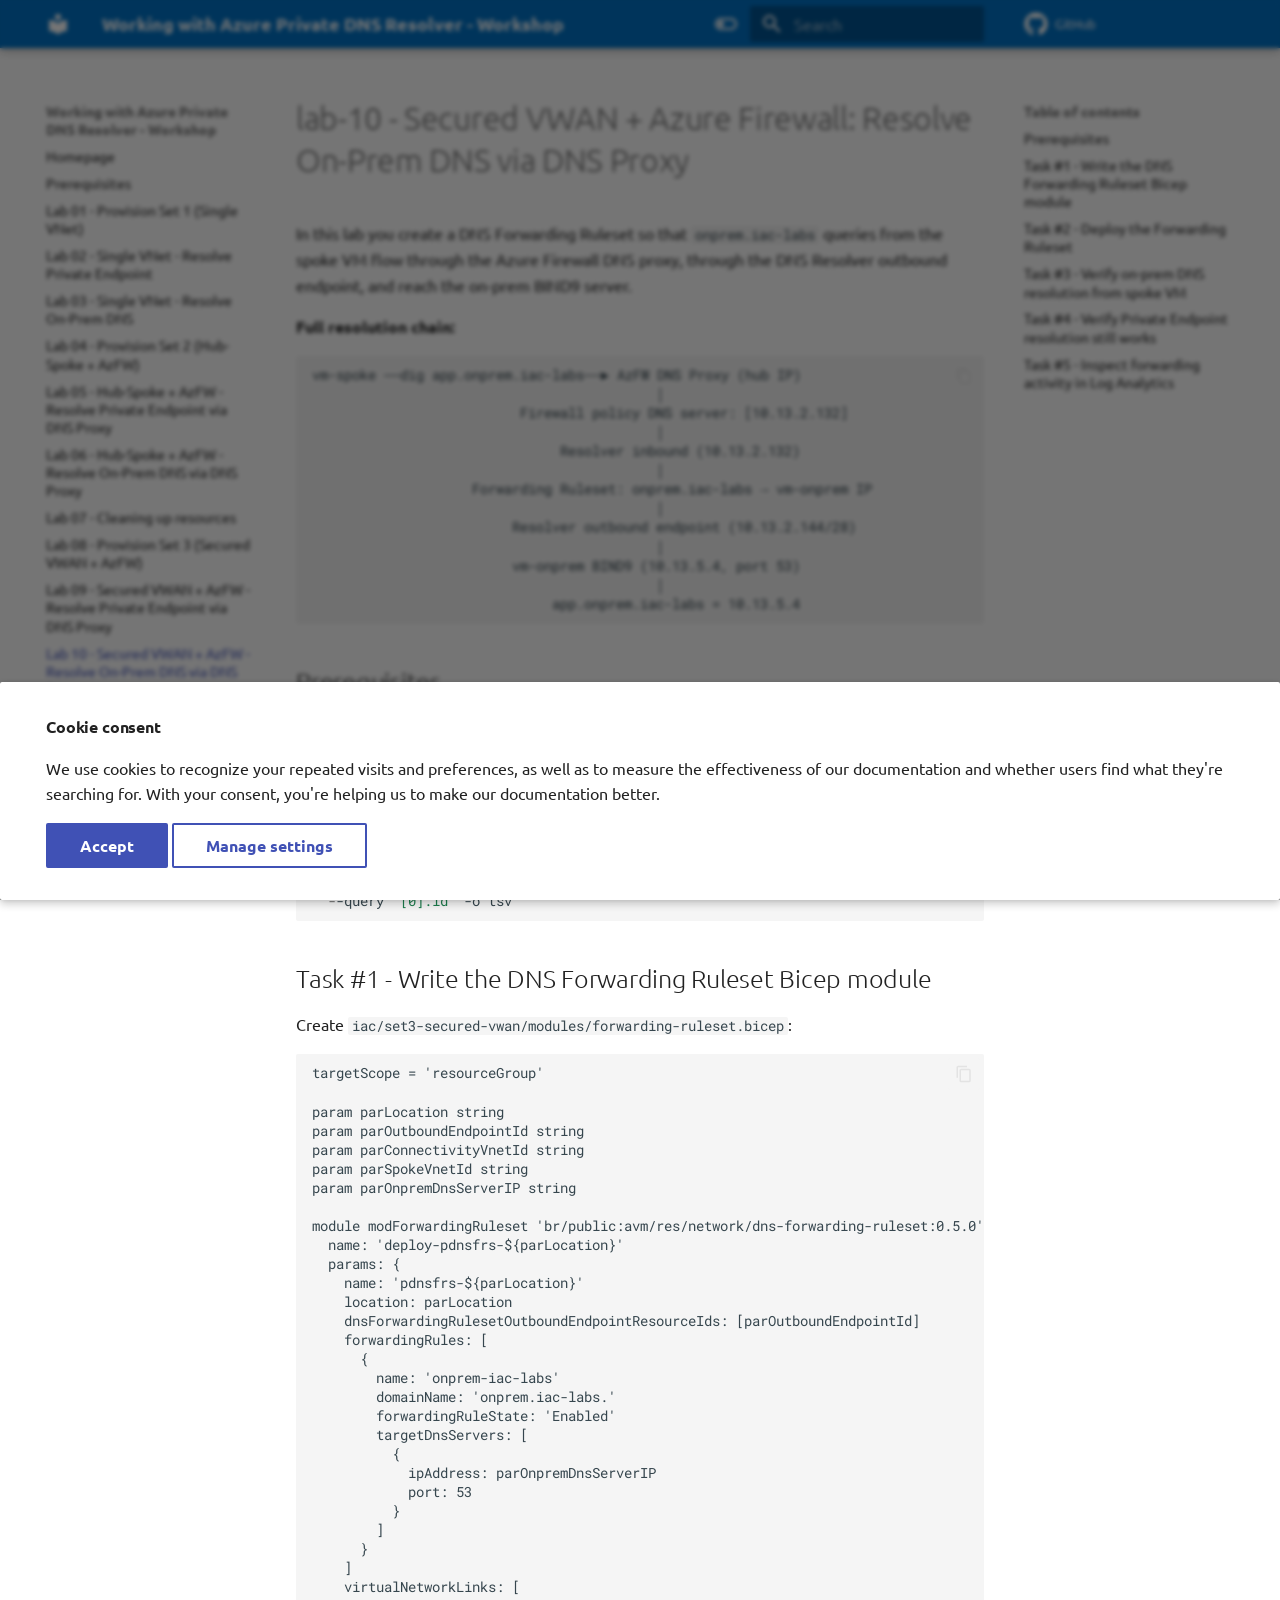
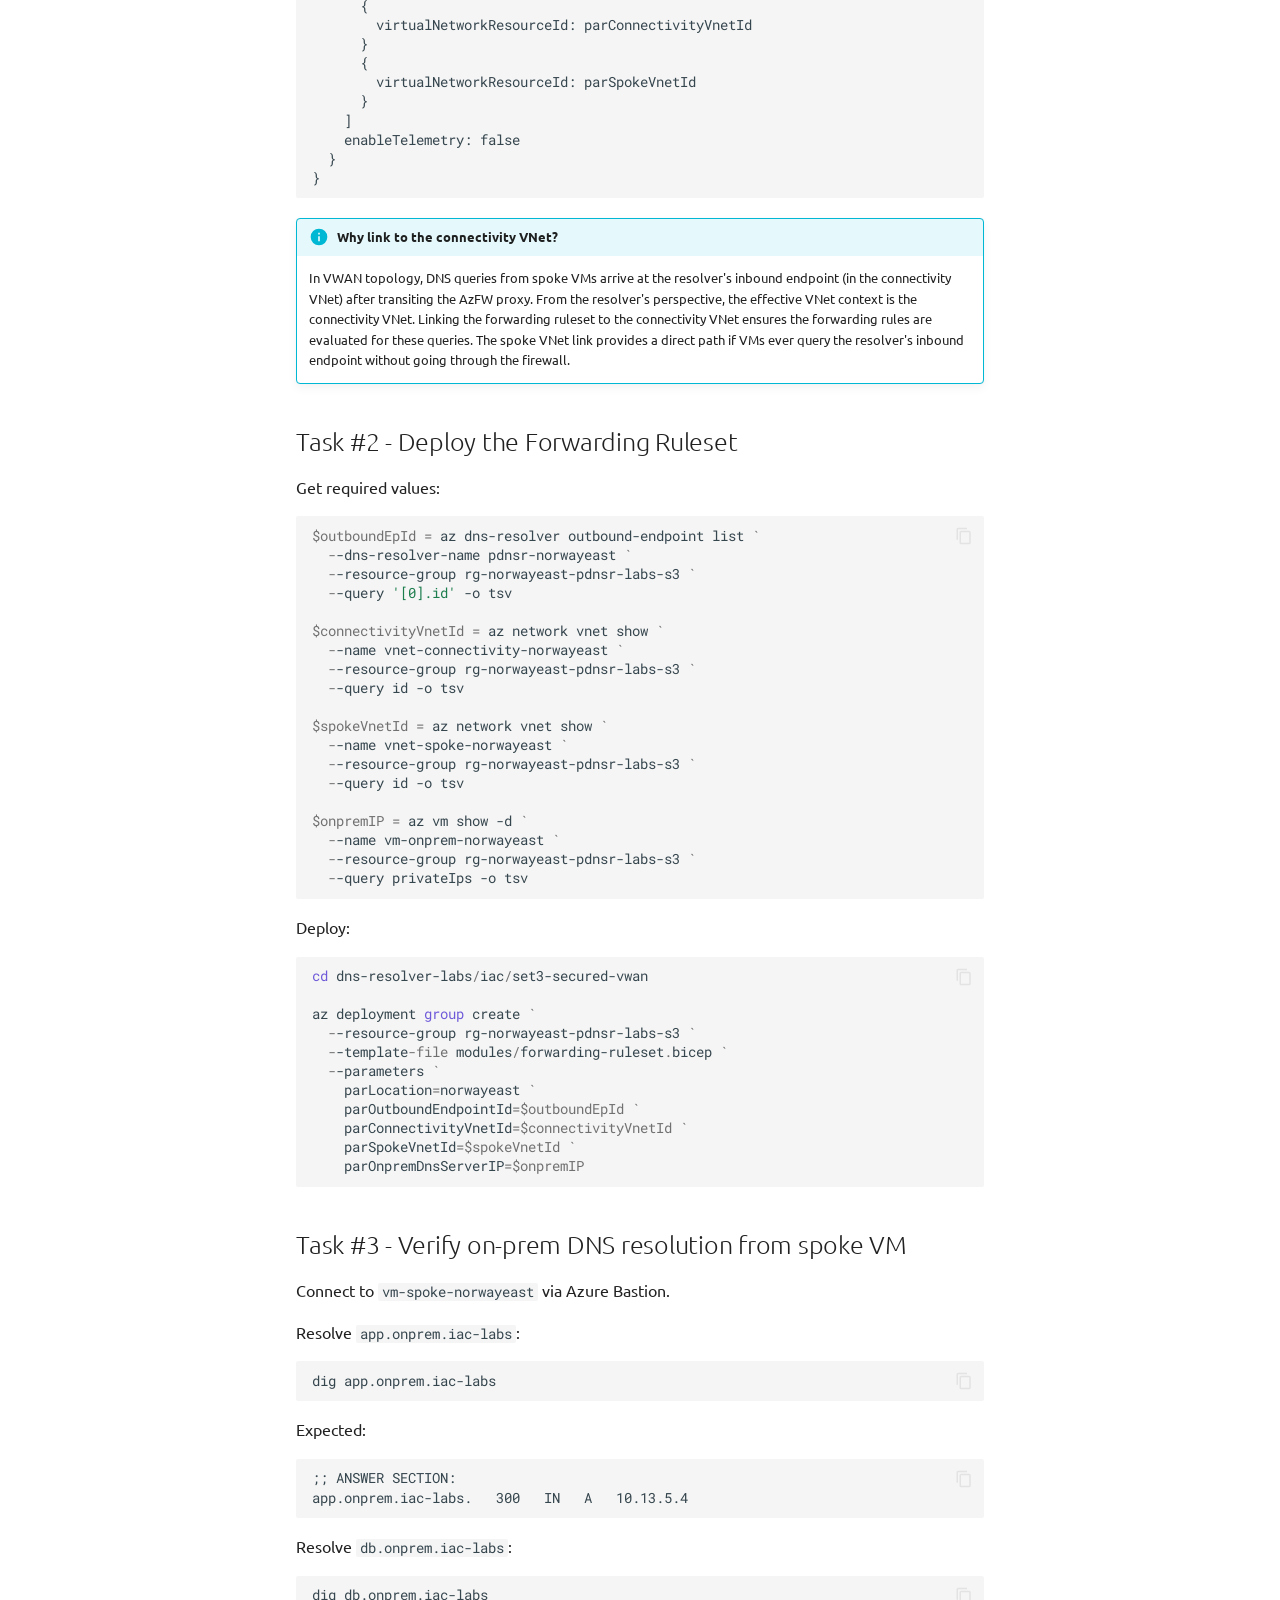
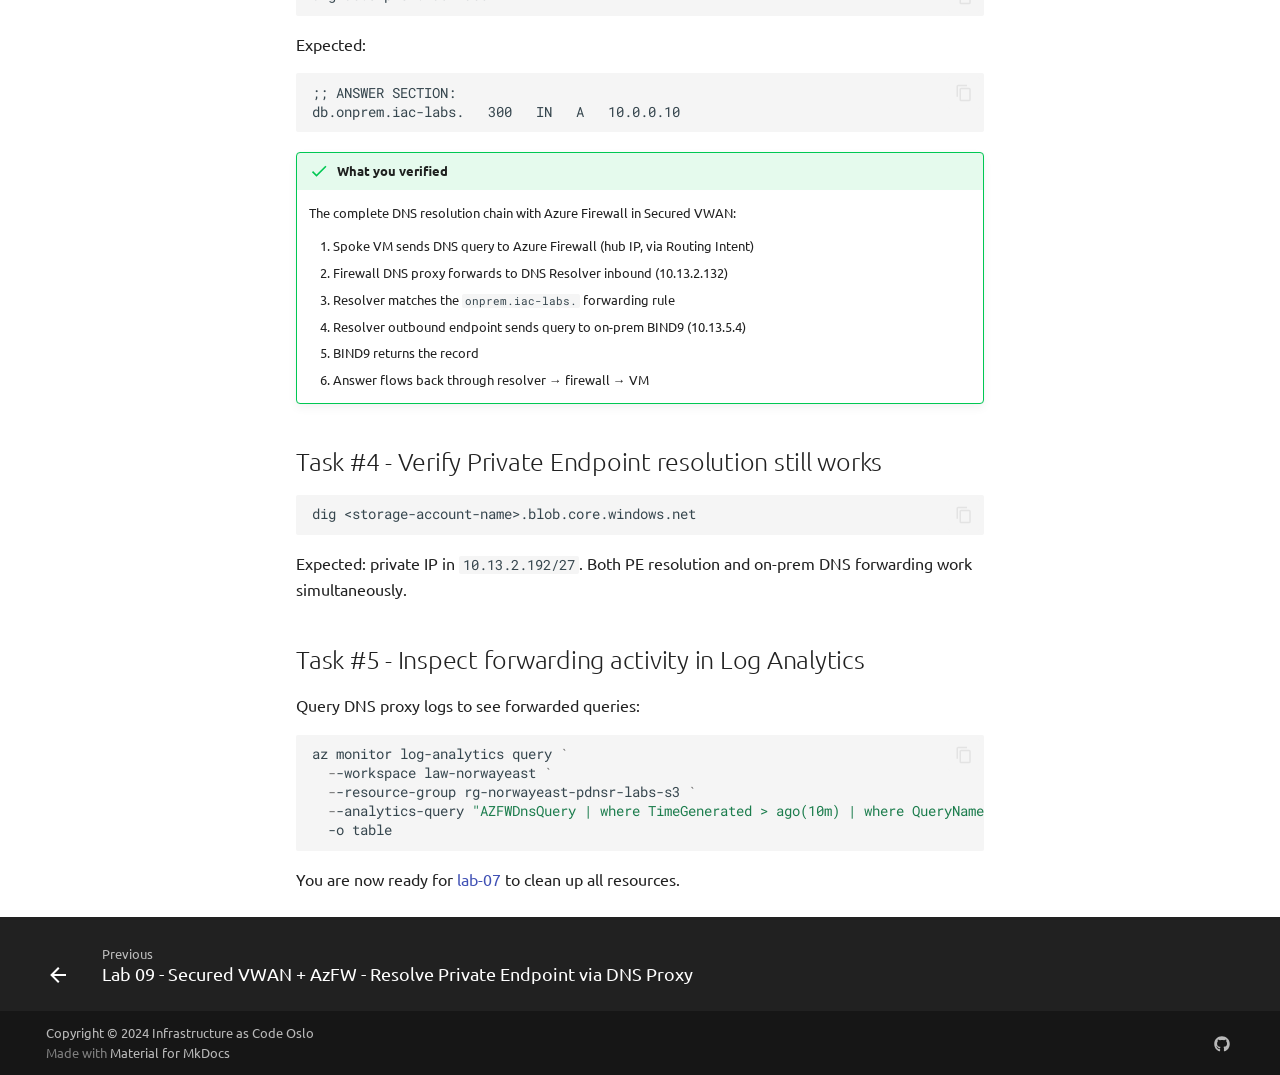
<file: labs/lab-10/index.html>
<!doctype html>
<html lang="en" class="no-js">
  <head>
    
      <meta charset="utf-8">
      <meta name="viewport" content="width=device-width,initial-scale=1">
      
        <meta name="description" content="Working with Azure Private DNS Resolver - Workshop">
      
      
        <meta name="author" content="Infrastructure as Code Oslo">
      
      
      
        <link rel="prev" href="../lab-09/">
      
      
      
        
      
      
      <link rel="icon" href="../../assets/images/favicon.png">
      <meta name="generator" content="mkdocs-1.6.1, mkdocs-material-9.7.6">
    
    
      
        <title>Lab 10 - Secured VWAN + AzFW - Resolve On-Prem DNS via DNS Proxy - Working with Azure Private DNS Resolver - Workshop</title>
      
    
    
      <link rel="stylesheet" href="../../assets/stylesheets/main.484c7ddc.min.css">
      
        
        <link rel="stylesheet" href="../../assets/stylesheets/palette.ab4e12ef.min.css">
      
      


    
    
      
    
    
      
        
        
        <link rel="preconnect" href="https://fonts.gstatic.com" crossorigin>
        <link rel="stylesheet" href="https://fonts.googleapis.com/css?family=Ubuntu:300,300i,400,400i,700,700i%7CRoboto+Mono:400,400i,700,700i&display=fallback">
        <style>:root{--md-text-font:"Ubuntu";--md-code-font:"Roboto Mono"}</style>
      
    
    
      <link rel="stylesheet" href="../../assets/stylesheets/extra.css">
    
    <script>__md_scope=new URL("../..",location),__md_hash=e=>[...e].reduce(((e,_)=>(e<<5)-e+_.charCodeAt(0)),0),__md_get=(e,_=localStorage,t=__md_scope)=>JSON.parse(_.getItem(t.pathname+"."+e)),__md_set=(e,_,t=localStorage,a=__md_scope)=>{try{t.setItem(a.pathname+"."+e,JSON.stringify(_))}catch(e){}}</script>
    
      

    
    
  </head>
  
  
    
    
      
    
    
    
    
    <body dir="ltr" data-md-color-scheme="default" data-md-color-primary="indigo" data-md-color-accent="indigo">
  
    
    <input class="md-toggle" data-md-toggle="drawer" type="checkbox" id="__drawer" autocomplete="off">
    <input class="md-toggle" data-md-toggle="search" type="checkbox" id="__search" autocomplete="off">
    <label class="md-overlay" for="__drawer"></label>
    <div data-md-component="skip">
      
        
        <a href="#lab-10-secured-vwan-azure-firewall-resolve-on-prem-dns-via-dns-proxy" class="md-skip">
          Skip to content
        </a>
      
    </div>
    <div data-md-component="announce">
      
    </div>
    
    
      

  

<header class="md-header md-header--shadow" data-md-component="header">
  <nav class="md-header__inner md-grid" aria-label="Header">
    <a href="../.." title="Working with Azure Private DNS Resolver - Workshop" class="md-header__button md-logo" aria-label="Working with Azure Private DNS Resolver - Workshop" data-md-component="logo">
      
  
  <svg xmlns="http://www.w3.org/2000/svg" viewBox="0 0 24 24"><path d="M12 8a3 3 0 0 0 3-3 3 3 0 0 0-3-3 3 3 0 0 0-3 3 3 3 0 0 0 3 3m0 3.54C9.64 9.35 6.5 8 3 8v11c3.5 0 6.64 1.35 9 3.54 2.36-2.19 5.5-3.54 9-3.54V8c-3.5 0-6.64 1.35-9 3.54"/></svg>

    </a>
    <label class="md-header__button md-icon" for="__drawer">
      
      <svg xmlns="http://www.w3.org/2000/svg" viewBox="0 0 24 24"><path d="M3 6h18v2H3zm0 5h18v2H3zm0 5h18v2H3z"/></svg>
    </label>
    <div class="md-header__title" data-md-component="header-title">
      <div class="md-header__ellipsis">
        <div class="md-header__topic">
          <span class="md-ellipsis">
            Working with Azure Private DNS Resolver - Workshop
          </span>
        </div>
        <div class="md-header__topic" data-md-component="header-topic">
          <span class="md-ellipsis">
            
              Lab 10 - Secured VWAN + AzFW - Resolve On-Prem DNS via DNS Proxy
            
          </span>
        </div>
      </div>
    </div>
    
      
        <form class="md-header__option" data-md-component="palette">
  
    
    
    
    <input class="md-option" data-md-color-media="" data-md-color-scheme="default" data-md-color-primary="indigo" data-md-color-accent="indigo"  aria-label="Switch to dark mode"  type="radio" name="__palette" id="__palette_0">
    
      <label class="md-header__button md-icon" title="Switch to dark mode" for="__palette_1" hidden>
        <svg xmlns="http://www.w3.org/2000/svg" viewBox="0 0 24 24"><path d="M17 6H7c-3.31 0-6 2.69-6 6s2.69 6 6 6h10c3.31 0 6-2.69 6-6s-2.69-6-6-6m0 10H7c-2.21 0-4-1.79-4-4s1.79-4 4-4h10c2.21 0 4 1.79 4 4s-1.79 4-4 4M7 9c-1.66 0-3 1.34-3 3s1.34 3 3 3 3-1.34 3-3-1.34-3-3-3"/></svg>
      </label>
    
  
    
    
    
    <input class="md-option" data-md-color-media="" data-md-color-scheme="slate" data-md-color-primary="indigo" data-md-color-accent="teal"  aria-label="Switch to light mode"  type="radio" name="__palette" id="__palette_1">
    
      <label class="md-header__button md-icon" title="Switch to light mode" for="__palette_0" hidden>
        <svg xmlns="http://www.w3.org/2000/svg" viewBox="0 0 24 24"><path d="M17 7H7a5 5 0 0 0-5 5 5 5 0 0 0 5 5h10a5 5 0 0 0 5-5 5 5 0 0 0-5-5m0 8a3 3 0 0 1-3-3 3 3 0 0 1 3-3 3 3 0 0 1 3 3 3 3 0 0 1-3 3"/></svg>
      </label>
    
  
</form>
      
    
    
      <script>var palette=__md_get("__palette");if(palette&&palette.color){if("(prefers-color-scheme)"===palette.color.media){var media=matchMedia("(prefers-color-scheme: light)"),input=document.querySelector(media.matches?"[data-md-color-media='(prefers-color-scheme: light)']":"[data-md-color-media='(prefers-color-scheme: dark)']");palette.color.media=input.getAttribute("data-md-color-media"),palette.color.scheme=input.getAttribute("data-md-color-scheme"),palette.color.primary=input.getAttribute("data-md-color-primary"),palette.color.accent=input.getAttribute("data-md-color-accent")}for(var[key,value]of Object.entries(palette.color))document.body.setAttribute("data-md-color-"+key,value)}</script>
    
    
    
      
      
        <label class="md-header__button md-icon" for="__search">
          
          <svg xmlns="http://www.w3.org/2000/svg" viewBox="0 0 24 24"><path d="M9.5 3A6.5 6.5 0 0 1 16 9.5c0 1.61-.59 3.09-1.56 4.23l.27.27h.79l5 5-1.5 1.5-5-5v-.79l-.27-.27A6.52 6.52 0 0 1 9.5 16 6.5 6.5 0 0 1 3 9.5 6.5 6.5 0 0 1 9.5 3m0 2C7 5 5 7 5 9.5S7 14 9.5 14 14 12 14 9.5 12 5 9.5 5"/></svg>
        </label>
        <div class="md-search" data-md-component="search" role="dialog">
  <label class="md-search__overlay" for="__search"></label>
  <div class="md-search__inner" role="search">
    <form class="md-search__form" name="search">
      <input type="text" class="md-search__input" name="query" aria-label="Search" placeholder="Search" autocapitalize="off" autocorrect="off" autocomplete="off" spellcheck="false" data-md-component="search-query" required>
      <label class="md-search__icon md-icon" for="__search">
        
        <svg xmlns="http://www.w3.org/2000/svg" viewBox="0 0 24 24"><path d="M9.5 3A6.5 6.5 0 0 1 16 9.5c0 1.61-.59 3.09-1.56 4.23l.27.27h.79l5 5-1.5 1.5-5-5v-.79l-.27-.27A6.52 6.52 0 0 1 9.5 16 6.5 6.5 0 0 1 3 9.5 6.5 6.5 0 0 1 9.5 3m0 2C7 5 5 7 5 9.5S7 14 9.5 14 14 12 14 9.5 12 5 9.5 5"/></svg>
        
        <svg xmlns="http://www.w3.org/2000/svg" viewBox="0 0 24 24"><path d="M20 11v2H8l5.5 5.5-1.42 1.42L4.16 12l7.92-7.92L13.5 5.5 8 11z"/></svg>
      </label>
      <nav class="md-search__options" aria-label="Search">
        
        <button type="reset" class="md-search__icon md-icon" title="Clear" aria-label="Clear" tabindex="-1">
          
          <svg xmlns="http://www.w3.org/2000/svg" viewBox="0 0 24 24"><path d="M19 6.41 17.59 5 12 10.59 6.41 5 5 6.41 10.59 12 5 17.59 6.41 19 12 13.41 17.59 19 19 17.59 13.41 12z"/></svg>
        </button>
      </nav>
      
    </form>
    <div class="md-search__output">
      <div class="md-search__scrollwrap" tabindex="0" data-md-scrollfix>
        <div class="md-search-result" data-md-component="search-result">
          <div class="md-search-result__meta">
            Initializing search
          </div>
          <ol class="md-search-result__list" role="presentation"></ol>
        </div>
      </div>
    </div>
  </div>
</div>
      
    
    
      <div class="md-header__source">
        <a href="https://github.com/iac-oslo/dns-resolver-labs" title="Go to repository" class="md-source" data-md-component="source">
  <div class="md-source__icon md-icon">
    
    <svg xmlns="http://www.w3.org/2000/svg" viewBox="0 0 512 512"><!--! Font Awesome Free 7.1.0 by @fontawesome - https://fontawesome.com License - https://fontawesome.com/license/free (Icons: CC BY 4.0, Fonts: SIL OFL 1.1, Code: MIT License) Copyright 2025 Fonticons, Inc.--><path d="M173.9 397.4c0 2-2.3 3.6-5.2 3.6-3.3.3-5.6-1.3-5.6-3.6 0-2 2.3-3.6 5.2-3.6 3-.3 5.6 1.3 5.6 3.6m-31.1-4.5c-.7 2 1.3 4.3 4.3 4.9 2.6 1 5.6 0 6.2-2s-1.3-4.3-4.3-5.2c-2.6-.7-5.5.3-6.2 2.3m44.2-1.7c-2.9.7-4.9 2.6-4.6 4.9.3 2 2.9 3.3 5.9 2.6 2.9-.7 4.9-2.6 4.6-4.6-.3-1.9-3-3.2-5.9-2.9M252.8 8C114.1 8 8 113.3 8 252c0 110.9 69.8 205.8 169.5 239.2 12.8 2.3 17.3-5.6 17.3-12.1 0-6.2-.3-40.4-.3-61.4 0 0-70 15-84.7-29.8 0 0-11.4-29.1-27.8-36.6 0 0-22.9-15.7 1.6-15.4 0 0 24.9 2 38.6 25.8 21.9 38.6 58.6 27.5 72.9 20.9 2.3-16 8.8-27.1 16-33.7-55.9-6.2-112.3-14.3-112.3-110.5 0-27.5 7.6-41.3 23.6-58.9-2.6-6.5-11.1-33.3 2.6-67.9 20.9-6.5 69 27 69 27 20-5.6 41.5-8.5 62.8-8.5s42.8 2.9 62.8 8.5c0 0 48.1-33.6 69-27 13.7 34.7 5.2 61.4 2.6 67.9 16 17.7 25.8 31.5 25.8 58.9 0 96.5-58.9 104.2-114.8 110.5 9.2 7.9 17 22.9 17 46.4 0 33.7-.3 75.4-.3 83.6 0 6.5 4.6 14.4 17.3 12.1C436.2 457.8 504 362.9 504 252 504 113.3 391.5 8 252.8 8M105.2 352.9c-1.3 1-1 3.3.7 5.2 1.6 1.6 3.9 2.3 5.2 1 1.3-1 1-3.3-.7-5.2-1.6-1.6-3.9-2.3-5.2-1m-10.8-8.1c-.7 1.3.3 2.9 2.3 3.9 1.6 1 3.6.7 4.3-.7.7-1.3-.3-2.9-2.3-3.9-2-.6-3.6-.3-4.3.7m32.4 35.6c-1.6 1.3-1 4.3 1.3 6.2 2.3 2.3 5.2 2.6 6.5 1 1.3-1.3.7-4.3-1.3-6.2-2.2-2.3-5.2-2.6-6.5-1m-11.4-14.7c-1.6 1-1.6 3.6 0 5.9s4.3 3.3 5.6 2.3c1.6-1.3 1.6-3.9 0-6.2-1.4-2.3-4-3.3-5.6-2"/></svg>
  </div>
  <div class="md-source__repository">
    GitHub
  </div>
</a>
      </div>
    
  </nav>
  
</header>
    
    <div class="md-container" data-md-component="container">
      
      
        
          
        
      
      <main class="md-main" data-md-component="main">
        <div class="md-main__inner md-grid">
          
            
              
              <div class="md-sidebar md-sidebar--primary" data-md-component="sidebar" data-md-type="navigation" >
                <div class="md-sidebar__scrollwrap">
                  <div class="md-sidebar__inner">
                    



<nav class="md-nav md-nav--primary" aria-label="Navigation" data-md-level="0">
  <label class="md-nav__title" for="__drawer">
    <a href="../.." title="Working with Azure Private DNS Resolver - Workshop" class="md-nav__button md-logo" aria-label="Working with Azure Private DNS Resolver - Workshop" data-md-component="logo">
      
  
  <svg xmlns="http://www.w3.org/2000/svg" viewBox="0 0 24 24"><path d="M12 8a3 3 0 0 0 3-3 3 3 0 0 0-3-3 3 3 0 0 0-3 3 3 3 0 0 0 3 3m0 3.54C9.64 9.35 6.5 8 3 8v11c3.5 0 6.64 1.35 9 3.54 2.36-2.19 5.5-3.54 9-3.54V8c-3.5 0-6.64 1.35-9 3.54"/></svg>

    </a>
    Working with Azure Private DNS Resolver - Workshop
  </label>
  
    <div class="md-nav__source">
      <a href="https://github.com/iac-oslo/dns-resolver-labs" title="Go to repository" class="md-source" data-md-component="source">
  <div class="md-source__icon md-icon">
    
    <svg xmlns="http://www.w3.org/2000/svg" viewBox="0 0 512 512"><!--! Font Awesome Free 7.1.0 by @fontawesome - https://fontawesome.com License - https://fontawesome.com/license/free (Icons: CC BY 4.0, Fonts: SIL OFL 1.1, Code: MIT License) Copyright 2025 Fonticons, Inc.--><path d="M173.9 397.4c0 2-2.3 3.6-5.2 3.6-3.3.3-5.6-1.3-5.6-3.6 0-2 2.3-3.6 5.2-3.6 3-.3 5.6 1.3 5.6 3.6m-31.1-4.5c-.7 2 1.3 4.3 4.3 4.9 2.6 1 5.6 0 6.2-2s-1.3-4.3-4.3-5.2c-2.6-.7-5.5.3-6.2 2.3m44.2-1.7c-2.9.7-4.9 2.6-4.6 4.9.3 2 2.9 3.3 5.9 2.6 2.9-.7 4.9-2.6 4.6-4.6-.3-1.9-3-3.2-5.9-2.9M252.8 8C114.1 8 8 113.3 8 252c0 110.9 69.8 205.8 169.5 239.2 12.8 2.3 17.3-5.6 17.3-12.1 0-6.2-.3-40.4-.3-61.4 0 0-70 15-84.7-29.8 0 0-11.4-29.1-27.8-36.6 0 0-22.9-15.7 1.6-15.4 0 0 24.9 2 38.6 25.8 21.9 38.6 58.6 27.5 72.9 20.9 2.3-16 8.8-27.1 16-33.7-55.9-6.2-112.3-14.3-112.3-110.5 0-27.5 7.6-41.3 23.6-58.9-2.6-6.5-11.1-33.3 2.6-67.9 20.9-6.5 69 27 69 27 20-5.6 41.5-8.5 62.8-8.5s42.8 2.9 62.8 8.5c0 0 48.1-33.6 69-27 13.7 34.7 5.2 61.4 2.6 67.9 16 17.7 25.8 31.5 25.8 58.9 0 96.5-58.9 104.2-114.8 110.5 9.2 7.9 17 22.9 17 46.4 0 33.7-.3 75.4-.3 83.6 0 6.5 4.6 14.4 17.3 12.1C436.2 457.8 504 362.9 504 252 504 113.3 391.5 8 252.8 8M105.2 352.9c-1.3 1-1 3.3.7 5.2 1.6 1.6 3.9 2.3 5.2 1 1.3-1 1-3.3-.7-5.2-1.6-1.6-3.9-2.3-5.2-1m-10.8-8.1c-.7 1.3.3 2.9 2.3 3.9 1.6 1 3.6.7 4.3-.7.7-1.3-.3-2.9-2.3-3.9-2-.6-3.6-.3-4.3.7m32.4 35.6c-1.6 1.3-1 4.3 1.3 6.2 2.3 2.3 5.2 2.6 6.5 1 1.3-1.3.7-4.3-1.3-6.2-2.2-2.3-5.2-2.6-6.5-1m-11.4-14.7c-1.6 1-1.6 3.6 0 5.9s4.3 3.3 5.6 2.3c1.6-1.3 1.6-3.9 0-6.2-1.4-2.3-4-3.3-5.6-2"/></svg>
  </div>
  <div class="md-source__repository">
    GitHub
  </div>
</a>
    </div>
  
  <ul class="md-nav__list" data-md-scrollfix>
    
      
      
  
  
  
  
    <li class="md-nav__item">
      <a href="../.." class="md-nav__link">
        
  
  
  <span class="md-ellipsis">
    
  
    Homepage
  

    
  </span>
  
  

      </a>
    </li>
  

    
      
      
  
  
  
  
    <li class="md-nav__item">
      <a href="../../prerequisites/" class="md-nav__link">
        
  
  
  <span class="md-ellipsis">
    
  
    Prerequisites
  

    
  </span>
  
  

      </a>
    </li>
  

    
      
      
  
  
  
  
    <li class="md-nav__item">
      <a href="../lab-01/" class="md-nav__link">
        
  
  
  <span class="md-ellipsis">
    
  
    Lab 01 - Provision Set 1 (Single VNet)
  

    
  </span>
  
  

      </a>
    </li>
  

    
      
      
  
  
  
  
    <li class="md-nav__item">
      <a href="../lab-02/" class="md-nav__link">
        
  
  
  <span class="md-ellipsis">
    
  
    Lab 02 - Single VNet - Resolve Private Endpoint
  

    
  </span>
  
  

      </a>
    </li>
  

    
      
      
  
  
  
  
    <li class="md-nav__item">
      <a href="../lab-03/" class="md-nav__link">
        
  
  
  <span class="md-ellipsis">
    
  
    Lab 03 - Single VNet - Resolve On-Prem DNS
  

    
  </span>
  
  

      </a>
    </li>
  

    
      
      
  
  
  
  
    <li class="md-nav__item">
      <a href="../lab-04/" class="md-nav__link">
        
  
  
  <span class="md-ellipsis">
    
  
    Lab 04 - Provision Set 2 (Hub-Spoke + AzFW)
  

    
  </span>
  
  

      </a>
    </li>
  

    
      
      
  
  
  
  
    <li class="md-nav__item">
      <a href="../lab-05/" class="md-nav__link">
        
  
  
  <span class="md-ellipsis">
    
  
    Lab 05 - Hub-Spoke + AzFW - Resolve Private Endpoint via DNS Proxy
  

    
  </span>
  
  

      </a>
    </li>
  

    
      
      
  
  
  
  
    <li class="md-nav__item">
      <a href="../lab-06/" class="md-nav__link">
        
  
  
  <span class="md-ellipsis">
    
  
    Lab 06 - Hub-Spoke + AzFW - Resolve On-Prem DNS via DNS Proxy
  

    
  </span>
  
  

      </a>
    </li>
  

    
      
      
  
  
  
  
    <li class="md-nav__item">
      <a href="../lab-07/" class="md-nav__link">
        
  
  
  <span class="md-ellipsis">
    
  
    Lab 07 - Cleaning up resources
  

    
  </span>
  
  

      </a>
    </li>
  

    
      
      
  
  
  
  
    <li class="md-nav__item">
      <a href="../lab-08/" class="md-nav__link">
        
  
  
  <span class="md-ellipsis">
    
  
    Lab 08 - Provision Set 3 (Secured VWAN + AzFW)
  

    
  </span>
  
  

      </a>
    </li>
  

    
      
      
  
  
  
  
    <li class="md-nav__item">
      <a href="../lab-09/" class="md-nav__link">
        
  
  
  <span class="md-ellipsis">
    
  
    Lab 09 - Secured VWAN + AzFW - Resolve Private Endpoint via DNS Proxy
  

    
  </span>
  
  

      </a>
    </li>
  

    
      
      
  
  
    
  
  
  
    <li class="md-nav__item md-nav__item--active">
      
      <input class="md-nav__toggle md-toggle" type="checkbox" id="__toc">
      
      
        
      
      
        <label class="md-nav__link md-nav__link--active" for="__toc">
          
  
  
  <span class="md-ellipsis">
    
  
    Lab 10 - Secured VWAN + AzFW - Resolve On-Prem DNS via DNS Proxy
  

    
  </span>
  
  

          <span class="md-nav__icon md-icon"></span>
        </label>
      
      <a href="./" class="md-nav__link md-nav__link--active">
        
  
  
  <span class="md-ellipsis">
    
  
    Lab 10 - Secured VWAN + AzFW - Resolve On-Prem DNS via DNS Proxy
  

    
  </span>
  
  

      </a>
      
        

<nav class="md-nav md-nav--secondary" aria-label="Table of contents">
  
  
  
    
  
  
    <label class="md-nav__title" for="__toc">
      <span class="md-nav__icon md-icon"></span>
      Table of contents
    </label>
    <ul class="md-nav__list" data-md-component="toc" data-md-scrollfix>
      
        <li class="md-nav__item">
  <a href="#prerequisites" class="md-nav__link">
    <span class="md-ellipsis">
      
        Prerequisites
      
    </span>
  </a>
  
</li>
      
        <li class="md-nav__item">
  <a href="#task-1-write-the-dns-forwarding-ruleset-bicep-module" class="md-nav__link">
    <span class="md-ellipsis">
      
        Task #1 - Write the DNS Forwarding Ruleset Bicep module
      
    </span>
  </a>
  
</li>
      
        <li class="md-nav__item">
  <a href="#task-2-deploy-the-forwarding-ruleset" class="md-nav__link">
    <span class="md-ellipsis">
      
        Task #2 - Deploy the Forwarding Ruleset
      
    </span>
  </a>
  
</li>
      
        <li class="md-nav__item">
  <a href="#task-3-verify-on-prem-dns-resolution-from-spoke-vm" class="md-nav__link">
    <span class="md-ellipsis">
      
        Task #3 - Verify on-prem DNS resolution from spoke VM
      
    </span>
  </a>
  
</li>
      
        <li class="md-nav__item">
  <a href="#task-4-verify-private-endpoint-resolution-still-works" class="md-nav__link">
    <span class="md-ellipsis">
      
        Task #4 - Verify Private Endpoint resolution still works
      
    </span>
  </a>
  
</li>
      
        <li class="md-nav__item">
  <a href="#task-5-inspect-forwarding-activity-in-log-analytics" class="md-nav__link">
    <span class="md-ellipsis">
      
        Task #5 - Inspect forwarding activity in Log Analytics
      
    </span>
  </a>
  
</li>
      
    </ul>
  
</nav>
      
    </li>
  

    
  </ul>
</nav>
                  </div>
                </div>
              </div>
            
            
              
              <div class="md-sidebar md-sidebar--secondary" data-md-component="sidebar" data-md-type="toc" >
                <div class="md-sidebar__scrollwrap">
                  <div class="md-sidebar__inner">
                    

<nav class="md-nav md-nav--secondary" aria-label="Table of contents">
  
  
  
    
  
  
    <label class="md-nav__title" for="__toc">
      <span class="md-nav__icon md-icon"></span>
      Table of contents
    </label>
    <ul class="md-nav__list" data-md-component="toc" data-md-scrollfix>
      
        <li class="md-nav__item">
  <a href="#prerequisites" class="md-nav__link">
    <span class="md-ellipsis">
      
        Prerequisites
      
    </span>
  </a>
  
</li>
      
        <li class="md-nav__item">
  <a href="#task-1-write-the-dns-forwarding-ruleset-bicep-module" class="md-nav__link">
    <span class="md-ellipsis">
      
        Task #1 - Write the DNS Forwarding Ruleset Bicep module
      
    </span>
  </a>
  
</li>
      
        <li class="md-nav__item">
  <a href="#task-2-deploy-the-forwarding-ruleset" class="md-nav__link">
    <span class="md-ellipsis">
      
        Task #2 - Deploy the Forwarding Ruleset
      
    </span>
  </a>
  
</li>
      
        <li class="md-nav__item">
  <a href="#task-3-verify-on-prem-dns-resolution-from-spoke-vm" class="md-nav__link">
    <span class="md-ellipsis">
      
        Task #3 - Verify on-prem DNS resolution from spoke VM
      
    </span>
  </a>
  
</li>
      
        <li class="md-nav__item">
  <a href="#task-4-verify-private-endpoint-resolution-still-works" class="md-nav__link">
    <span class="md-ellipsis">
      
        Task #4 - Verify Private Endpoint resolution still works
      
    </span>
  </a>
  
</li>
      
        <li class="md-nav__item">
  <a href="#task-5-inspect-forwarding-activity-in-log-analytics" class="md-nav__link">
    <span class="md-ellipsis">
      
        Task #5 - Inspect forwarding activity in Log Analytics
      
    </span>
  </a>
  
</li>
      
    </ul>
  
</nav>
                  </div>
                </div>
              </div>
            
          
          
            <div class="md-content" data-md-component="content">
              
              <article class="md-content__inner md-typeset">
                
                  


  
  


<h1 id="lab-10-secured-vwan-azure-firewall-resolve-on-prem-dns-via-dns-proxy">lab-10 - Secured VWAN + Azure Firewall: Resolve On-Prem DNS via DNS Proxy<a class="headerlink" href="#lab-10-secured-vwan-azure-firewall-resolve-on-prem-dns-via-dns-proxy" title="Permanent link">&para;</a></h1>
<p>In this lab you create a DNS Forwarding Ruleset so that <code>onprem.iac-labs</code> queries from the spoke VM flow through the Azure Firewall DNS proxy, through the DNS Resolver outbound endpoint, and reach the on-prem BIND9 server.</p>
<p><strong>Full resolution chain:</strong></p>
<div class="highlight"><pre><span></span><code><a id="__codelineno-0-1" name="__codelineno-0-1" href="#__codelineno-0-1"></a>vm-spoke ──dig app.onprem.iac-labs──► AzFW DNS Proxy (hub IP)
<a id="__codelineno-0-2" name="__codelineno-0-2" href="#__codelineno-0-2"></a>                                           │
<a id="__codelineno-0-3" name="__codelineno-0-3" href="#__codelineno-0-3"></a>                          Firewall policy DNS server: [10.13.2.132]
<a id="__codelineno-0-4" name="__codelineno-0-4" href="#__codelineno-0-4"></a>                                           │
<a id="__codelineno-0-5" name="__codelineno-0-5" href="#__codelineno-0-5"></a>                               Resolver inbound (10.13.2.132)
<a id="__codelineno-0-6" name="__codelineno-0-6" href="#__codelineno-0-6"></a>                                           │
<a id="__codelineno-0-7" name="__codelineno-0-7" href="#__codelineno-0-7"></a>                    Forwarding Ruleset: onprem.iac-labs → vm-onprem IP
<a id="__codelineno-0-8" name="__codelineno-0-8" href="#__codelineno-0-8"></a>                                           │
<a id="__codelineno-0-9" name="__codelineno-0-9" href="#__codelineno-0-9"></a>                         Resolver outbound endpoint (10.13.2.144/28)
<a id="__codelineno-0-10" name="__codelineno-0-10" href="#__codelineno-0-10"></a>                                           │
<a id="__codelineno-0-11" name="__codelineno-0-11" href="#__codelineno-0-11"></a>                         vm-onprem BIND9 (10.13.5.4, port 53)
<a id="__codelineno-0-12" name="__codelineno-0-12" href="#__codelineno-0-12"></a>                                           │
<a id="__codelineno-0-13" name="__codelineno-0-13" href="#__codelineno-0-13"></a>                              app.onprem.iac-labs = 10.13.5.4
</code></pre></div>
<h2 id="prerequisites">Prerequisites<a class="headerlink" href="#prerequisites" title="Permanent link">&para;</a></h2>
<ul>
<li>Lab-09 completed</li>
<li>On-prem VM IP: <code>10.13.5.4</code></li>
<li>Outbound endpoint resource ID:</li>
</ul>
<div class="highlight"><pre><span></span><code><a id="__codelineno-1-1" name="__codelineno-1-1" href="#__codelineno-1-1"></a><span class="nv">$outboundEpId</span> <span class="p">=</span> <span class="n">az</span> <span class="n">dns-resolver</span> <span class="n">outbound-endpoint</span> <span class="n">list</span> <span class="p">`</span>
<a id="__codelineno-1-2" name="__codelineno-1-2" href="#__codelineno-1-2"></a>  <span class="p">-</span><span class="n">-dns-resolver-name</span> <span class="n">pdnsr-norwayeast</span> <span class="p">`</span>
<a id="__codelineno-1-3" name="__codelineno-1-3" href="#__codelineno-1-3"></a>  <span class="p">-</span><span class="n">-resource-group</span> <span class="n">rg-norwayeast-pdnsr-labs-s3</span> <span class="p">`</span>
<a id="__codelineno-1-4" name="__codelineno-1-4" href="#__codelineno-1-4"></a>  <span class="p">-</span><span class="n">-query</span> <span class="s1">&#39;[0].id&#39;</span> <span class="n">-o</span> <span class="n">tsv</span>
</code></pre></div>
<h2 id="task-1-write-the-dns-forwarding-ruleset-bicep-module">Task #1 - Write the DNS Forwarding Ruleset Bicep module<a class="headerlink" href="#task-1-write-the-dns-forwarding-ruleset-bicep-module" title="Permanent link">&para;</a></h2>
<p>Create <code>iac/set3-secured-vwan/modules/forwarding-ruleset.bicep</code>:</p>
<div class="highlight"><pre><span></span><code><a id="__codelineno-2-1" name="__codelineno-2-1" href="#__codelineno-2-1"></a>targetScope = &#39;resourceGroup&#39;
<a id="__codelineno-2-2" name="__codelineno-2-2" href="#__codelineno-2-2"></a>
<a id="__codelineno-2-3" name="__codelineno-2-3" href="#__codelineno-2-3"></a>param parLocation string
<a id="__codelineno-2-4" name="__codelineno-2-4" href="#__codelineno-2-4"></a>param parOutboundEndpointId string
<a id="__codelineno-2-5" name="__codelineno-2-5" href="#__codelineno-2-5"></a>param parConnectivityVnetId string
<a id="__codelineno-2-6" name="__codelineno-2-6" href="#__codelineno-2-6"></a>param parSpokeVnetId string
<a id="__codelineno-2-7" name="__codelineno-2-7" href="#__codelineno-2-7"></a>param parOnpremDnsServerIP string
<a id="__codelineno-2-8" name="__codelineno-2-8" href="#__codelineno-2-8"></a>
<a id="__codelineno-2-9" name="__codelineno-2-9" href="#__codelineno-2-9"></a>module modForwardingRuleset &#39;br/public:avm/res/network/dns-forwarding-ruleset:0.5.0&#39; = {
<a id="__codelineno-2-10" name="__codelineno-2-10" href="#__codelineno-2-10"></a>  name: &#39;deploy-pdnsfrs-${parLocation}&#39;
<a id="__codelineno-2-11" name="__codelineno-2-11" href="#__codelineno-2-11"></a>  params: {
<a id="__codelineno-2-12" name="__codelineno-2-12" href="#__codelineno-2-12"></a>    name: &#39;pdnsfrs-${parLocation}&#39;
<a id="__codelineno-2-13" name="__codelineno-2-13" href="#__codelineno-2-13"></a>    location: parLocation
<a id="__codelineno-2-14" name="__codelineno-2-14" href="#__codelineno-2-14"></a>    dnsForwardingRulesetOutboundEndpointResourceIds: [parOutboundEndpointId]
<a id="__codelineno-2-15" name="__codelineno-2-15" href="#__codelineno-2-15"></a>    forwardingRules: [
<a id="__codelineno-2-16" name="__codelineno-2-16" href="#__codelineno-2-16"></a>      {
<a id="__codelineno-2-17" name="__codelineno-2-17" href="#__codelineno-2-17"></a>        name: &#39;onprem-iac-labs&#39;
<a id="__codelineno-2-18" name="__codelineno-2-18" href="#__codelineno-2-18"></a>        domainName: &#39;onprem.iac-labs.&#39;
<a id="__codelineno-2-19" name="__codelineno-2-19" href="#__codelineno-2-19"></a>        forwardingRuleState: &#39;Enabled&#39;
<a id="__codelineno-2-20" name="__codelineno-2-20" href="#__codelineno-2-20"></a>        targetDnsServers: [
<a id="__codelineno-2-21" name="__codelineno-2-21" href="#__codelineno-2-21"></a>          {
<a id="__codelineno-2-22" name="__codelineno-2-22" href="#__codelineno-2-22"></a>            ipAddress: parOnpremDnsServerIP
<a id="__codelineno-2-23" name="__codelineno-2-23" href="#__codelineno-2-23"></a>            port: 53
<a id="__codelineno-2-24" name="__codelineno-2-24" href="#__codelineno-2-24"></a>          }
<a id="__codelineno-2-25" name="__codelineno-2-25" href="#__codelineno-2-25"></a>        ]
<a id="__codelineno-2-26" name="__codelineno-2-26" href="#__codelineno-2-26"></a>      }
<a id="__codelineno-2-27" name="__codelineno-2-27" href="#__codelineno-2-27"></a>    ]
<a id="__codelineno-2-28" name="__codelineno-2-28" href="#__codelineno-2-28"></a>    virtualNetworkLinks: [
<a id="__codelineno-2-29" name="__codelineno-2-29" href="#__codelineno-2-29"></a>      {
<a id="__codelineno-2-30" name="__codelineno-2-30" href="#__codelineno-2-30"></a>        virtualNetworkResourceId: parConnectivityVnetId
<a id="__codelineno-2-31" name="__codelineno-2-31" href="#__codelineno-2-31"></a>      }
<a id="__codelineno-2-32" name="__codelineno-2-32" href="#__codelineno-2-32"></a>      {
<a id="__codelineno-2-33" name="__codelineno-2-33" href="#__codelineno-2-33"></a>        virtualNetworkResourceId: parSpokeVnetId
<a id="__codelineno-2-34" name="__codelineno-2-34" href="#__codelineno-2-34"></a>      }
<a id="__codelineno-2-35" name="__codelineno-2-35" href="#__codelineno-2-35"></a>    ]
<a id="__codelineno-2-36" name="__codelineno-2-36" href="#__codelineno-2-36"></a>    enableTelemetry: false
<a id="__codelineno-2-37" name="__codelineno-2-37" href="#__codelineno-2-37"></a>  }
<a id="__codelineno-2-38" name="__codelineno-2-38" href="#__codelineno-2-38"></a>}
</code></pre></div>
<div class="admonition info">
<p class="admonition-title">Why link to the connectivity VNet?</p>
<p>In VWAN topology, DNS queries from spoke VMs arrive at the resolver's inbound endpoint (in the connectivity VNet) after transiting the AzFW proxy. From the resolver's perspective, the effective VNet context is the connectivity VNet. Linking the forwarding ruleset to the connectivity VNet ensures the forwarding rules are evaluated for these queries. The spoke VNet link provides a direct path if VMs ever query the resolver's inbound endpoint without going through the firewall.</p>
</div>
<h2 id="task-2-deploy-the-forwarding-ruleset">Task #2 - Deploy the Forwarding Ruleset<a class="headerlink" href="#task-2-deploy-the-forwarding-ruleset" title="Permanent link">&para;</a></h2>
<p>Get required values:</p>
<div class="highlight"><pre><span></span><code><a id="__codelineno-3-1" name="__codelineno-3-1" href="#__codelineno-3-1"></a><span class="nv">$outboundEpId</span> <span class="p">=</span> <span class="n">az</span> <span class="n">dns-resolver</span> <span class="n">outbound-endpoint</span> <span class="n">list</span> <span class="p">`</span>
<a id="__codelineno-3-2" name="__codelineno-3-2" href="#__codelineno-3-2"></a>  <span class="p">-</span><span class="n">-dns-resolver-name</span> <span class="n">pdnsr-norwayeast</span> <span class="p">`</span>
<a id="__codelineno-3-3" name="__codelineno-3-3" href="#__codelineno-3-3"></a>  <span class="p">-</span><span class="n">-resource-group</span> <span class="n">rg-norwayeast-pdnsr-labs-s3</span> <span class="p">`</span>
<a id="__codelineno-3-4" name="__codelineno-3-4" href="#__codelineno-3-4"></a>  <span class="p">-</span><span class="n">-query</span> <span class="s1">&#39;[0].id&#39;</span> <span class="n">-o</span> <span class="n">tsv</span>
<a id="__codelineno-3-5" name="__codelineno-3-5" href="#__codelineno-3-5"></a>
<a id="__codelineno-3-6" name="__codelineno-3-6" href="#__codelineno-3-6"></a><span class="nv">$connectivityVnetId</span> <span class="p">=</span> <span class="n">az</span> <span class="n">network</span> <span class="n">vnet</span> <span class="n">show</span> <span class="p">`</span>
<a id="__codelineno-3-7" name="__codelineno-3-7" href="#__codelineno-3-7"></a>  <span class="p">-</span><span class="n">-name</span> <span class="n">vnet-connectivity-norwayeast</span> <span class="p">`</span>
<a id="__codelineno-3-8" name="__codelineno-3-8" href="#__codelineno-3-8"></a>  <span class="p">-</span><span class="n">-resource-group</span> <span class="n">rg-norwayeast-pdnsr-labs-s3</span> <span class="p">`</span>
<a id="__codelineno-3-9" name="__codelineno-3-9" href="#__codelineno-3-9"></a>  <span class="p">-</span><span class="n">-query</span> <span class="n">id</span> <span class="n">-o</span> <span class="n">tsv</span>
<a id="__codelineno-3-10" name="__codelineno-3-10" href="#__codelineno-3-10"></a>
<a id="__codelineno-3-11" name="__codelineno-3-11" href="#__codelineno-3-11"></a><span class="nv">$spokeVnetId</span> <span class="p">=</span> <span class="n">az</span> <span class="n">network</span> <span class="n">vnet</span> <span class="n">show</span> <span class="p">`</span>
<a id="__codelineno-3-12" name="__codelineno-3-12" href="#__codelineno-3-12"></a>  <span class="p">-</span><span class="n">-name</span> <span class="n">vnet-spoke-norwayeast</span> <span class="p">`</span>
<a id="__codelineno-3-13" name="__codelineno-3-13" href="#__codelineno-3-13"></a>  <span class="p">-</span><span class="n">-resource-group</span> <span class="n">rg-norwayeast-pdnsr-labs-s3</span> <span class="p">`</span>
<a id="__codelineno-3-14" name="__codelineno-3-14" href="#__codelineno-3-14"></a>  <span class="p">-</span><span class="n">-query</span> <span class="n">id</span> <span class="n">-o</span> <span class="n">tsv</span>
<a id="__codelineno-3-15" name="__codelineno-3-15" href="#__codelineno-3-15"></a>
<a id="__codelineno-3-16" name="__codelineno-3-16" href="#__codelineno-3-16"></a><span class="nv">$onpremIP</span> <span class="p">=</span> <span class="n">az</span> <span class="n">vm</span> <span class="n">show</span> <span class="n">-d</span> <span class="p">`</span>
<a id="__codelineno-3-17" name="__codelineno-3-17" href="#__codelineno-3-17"></a>  <span class="p">-</span><span class="n">-name</span> <span class="n">vm-onprem-norwayeast</span> <span class="p">`</span>
<a id="__codelineno-3-18" name="__codelineno-3-18" href="#__codelineno-3-18"></a>  <span class="p">-</span><span class="n">-resource-group</span> <span class="n">rg-norwayeast-pdnsr-labs-s3</span> <span class="p">`</span>
<a id="__codelineno-3-19" name="__codelineno-3-19" href="#__codelineno-3-19"></a>  <span class="p">-</span><span class="n">-query</span> <span class="n">privateIps</span> <span class="n">-o</span> <span class="n">tsv</span>
</code></pre></div>
<p>Deploy:</p>
<div class="highlight"><pre><span></span><code><a id="__codelineno-4-1" name="__codelineno-4-1" href="#__codelineno-4-1"></a><span class="nb">cd </span><span class="n">dns-resolver-labs</span><span class="p">/</span><span class="n">iac</span><span class="p">/</span><span class="n">set3-secured-vwan</span>
<a id="__codelineno-4-2" name="__codelineno-4-2" href="#__codelineno-4-2"></a>
<a id="__codelineno-4-3" name="__codelineno-4-3" href="#__codelineno-4-3"></a><span class="n">az</span> <span class="n">deployment</span> <span class="nb">group </span><span class="n">create</span> <span class="p">`</span>
<a id="__codelineno-4-4" name="__codelineno-4-4" href="#__codelineno-4-4"></a>  <span class="p">-</span><span class="n">-resource-group</span> <span class="n">rg-norwayeast-pdnsr-labs-s3</span> <span class="p">`</span>
<a id="__codelineno-4-5" name="__codelineno-4-5" href="#__codelineno-4-5"></a>  <span class="p">-</span><span class="n">-template</span><span class="o">-file</span> <span class="n">modules</span><span class="p">/</span><span class="n">forwarding-ruleset</span><span class="p">.</span><span class="n">bicep</span> <span class="p">`</span>
<a id="__codelineno-4-6" name="__codelineno-4-6" href="#__codelineno-4-6"></a>  <span class="p">-</span><span class="n">-parameters</span> <span class="p">`</span>
<a id="__codelineno-4-7" name="__codelineno-4-7" href="#__codelineno-4-7"></a>    <span class="n">parLocation</span><span class="p">=</span><span class="n">norwayeast</span> <span class="p">`</span>
<a id="__codelineno-4-8" name="__codelineno-4-8" href="#__codelineno-4-8"></a>    <span class="n">parOutboundEndpointId</span><span class="p">=</span><span class="nv">$outboundEpId</span> <span class="p">`</span>
<a id="__codelineno-4-9" name="__codelineno-4-9" href="#__codelineno-4-9"></a>    <span class="n">parConnectivityVnetId</span><span class="p">=</span><span class="nv">$connectivityVnetId</span> <span class="p">`</span>
<a id="__codelineno-4-10" name="__codelineno-4-10" href="#__codelineno-4-10"></a>    <span class="n">parSpokeVnetId</span><span class="p">=</span><span class="nv">$spokeVnetId</span> <span class="p">`</span>
<a id="__codelineno-4-11" name="__codelineno-4-11" href="#__codelineno-4-11"></a>    <span class="n">parOnpremDnsServerIP</span><span class="p">=</span><span class="nv">$onpremIP</span>
</code></pre></div>
<h2 id="task-3-verify-on-prem-dns-resolution-from-spoke-vm">Task #3 - Verify on-prem DNS resolution from spoke VM<a class="headerlink" href="#task-3-verify-on-prem-dns-resolution-from-spoke-vm" title="Permanent link">&para;</a></h2>
<p>Connect to <code>vm-spoke-norwayeast</code> via Azure Bastion.</p>
<p>Resolve <code>app.onprem.iac-labs</code>:</p>
<div class="highlight"><pre><span></span><code><a id="__codelineno-5-1" name="__codelineno-5-1" href="#__codelineno-5-1"></a>dig<span class="w"> </span>app.onprem.iac-labs
</code></pre></div>
<p>Expected:</p>
<div class="highlight"><pre><span></span><code><a id="__codelineno-6-1" name="__codelineno-6-1" href="#__codelineno-6-1"></a>;; ANSWER SECTION:
<a id="__codelineno-6-2" name="__codelineno-6-2" href="#__codelineno-6-2"></a>app.onprem.iac-labs.   300   IN   A   10.13.5.4
</code></pre></div>
<p>Resolve <code>db.onprem.iac-labs</code>:</p>
<div class="highlight"><pre><span></span><code><a id="__codelineno-7-1" name="__codelineno-7-1" href="#__codelineno-7-1"></a>dig<span class="w"> </span>db.onprem.iac-labs
</code></pre></div>
<p>Expected:</p>
<div class="highlight"><pre><span></span><code><a id="__codelineno-8-1" name="__codelineno-8-1" href="#__codelineno-8-1"></a>;; ANSWER SECTION:
<a id="__codelineno-8-2" name="__codelineno-8-2" href="#__codelineno-8-2"></a>db.onprem.iac-labs.   300   IN   A   10.0.0.10
</code></pre></div>
<div class="admonition success">
<p class="admonition-title">What you verified</p>
<p>The complete DNS resolution chain with Azure Firewall in Secured VWAN:</p>
<ol>
<li>Spoke VM sends DNS query to Azure Firewall (hub IP, via Routing Intent)</li>
<li>Firewall DNS proxy forwards to DNS Resolver inbound (10.13.2.132)</li>
<li>Resolver matches the <code>onprem.iac-labs.</code> forwarding rule</li>
<li>Resolver outbound endpoint sends query to on-prem BIND9 (10.13.5.4)</li>
<li>BIND9 returns the record</li>
<li>Answer flows back through resolver → firewall → VM</li>
</ol>
</div>
<h2 id="task-4-verify-private-endpoint-resolution-still-works">Task #4 - Verify Private Endpoint resolution still works<a class="headerlink" href="#task-4-verify-private-endpoint-resolution-still-works" title="Permanent link">&para;</a></h2>
<div class="highlight"><pre><span></span><code><a id="__codelineno-9-1" name="__codelineno-9-1" href="#__codelineno-9-1"></a>dig<span class="w"> </span>&lt;storage-account-name&gt;.blob.core.windows.net
</code></pre></div>
<p>Expected: private IP in <code>10.13.2.192/27</code>. Both PE resolution and on-prem DNS forwarding work simultaneously.</p>
<h2 id="task-5-inspect-forwarding-activity-in-log-analytics">Task #5 - Inspect forwarding activity in Log Analytics<a class="headerlink" href="#task-5-inspect-forwarding-activity-in-log-analytics" title="Permanent link">&para;</a></h2>
<p>Query DNS proxy logs to see forwarded queries:</p>
<div class="highlight"><pre><span></span><code><a id="__codelineno-10-1" name="__codelineno-10-1" href="#__codelineno-10-1"></a><span class="n">az</span> <span class="n">monitor</span> <span class="n">log-analytics</span> <span class="n">query</span> <span class="p">`</span>
<a id="__codelineno-10-2" name="__codelineno-10-2" href="#__codelineno-10-2"></a>  <span class="p">-</span><span class="n">-workspace</span> <span class="n">law-norwayeast</span> <span class="p">`</span>
<a id="__codelineno-10-3" name="__codelineno-10-3" href="#__codelineno-10-3"></a>  <span class="p">-</span><span class="n">-resource-group</span> <span class="n">rg-norwayeast-pdnsr-labs-s3</span> <span class="p">`</span>
<a id="__codelineno-10-4" name="__codelineno-10-4" href="#__codelineno-10-4"></a>  <span class="p">-</span><span class="n">-analytics-query</span> <span class="s2">&quot;AZFWDnsQuery | where TimeGenerated &gt; ago(10m) | where QueryName contains &#39;onprem.iac-labs&#39; | project TimeGenerated, QueryName, ResponseCode, SourceIp&quot;</span> <span class="p">`</span>
<a id="__codelineno-10-5" name="__codelineno-10-5" href="#__codelineno-10-5"></a>  <span class="n">-o</span> <span class="n">table</span>
</code></pre></div>
<p>You are now ready for <a href="../lab-07/">lab-07</a> to clean up all resources.</p>












                
              </article>
            </div>
          
          
  <script>var tabs=__md_get("__tabs");if(Array.isArray(tabs))e:for(var set of document.querySelectorAll(".tabbed-set")){var labels=set.querySelector(".tabbed-labels");for(var tab of tabs)for(var label of labels.getElementsByTagName("label"))if(label.innerText.trim()===tab){var input=document.getElementById(label.htmlFor);input.checked=!0;continue e}}</script>

<script>var target=document.getElementById(location.hash.slice(1));target&&target.name&&(target.checked=target.name.startsWith("__tabbed_"))</script>
        </div>
        
          <button type="button" class="md-top md-icon" data-md-component="top" hidden>
  
  <svg xmlns="http://www.w3.org/2000/svg" viewBox="0 0 24 24"><path d="M13 20h-2V8l-5.5 5.5-1.42-1.42L12 4.16l7.92 7.92-1.42 1.42L13 8z"/></svg>
  Back to top
</button>
        
      </main>
      
        <footer class="md-footer">
  
    
      
      <nav class="md-footer__inner md-grid" aria-label="Footer" >
        
          
          <a href="../lab-09/" class="md-footer__link md-footer__link--prev" aria-label="Previous: Lab 09 - Secured VWAN + AzFW - Resolve Private Endpoint via DNS Proxy">
            <div class="md-footer__button md-icon">
              
              <svg xmlns="http://www.w3.org/2000/svg" viewBox="0 0 24 24"><path d="M20 11v2H8l5.5 5.5-1.42 1.42L4.16 12l7.92-7.92L13.5 5.5 8 11z"/></svg>
            </div>
            <div class="md-footer__title">
              <span class="md-footer__direction">
                Previous
              </span>
              <div class="md-ellipsis">
                Lab 09 - Secured VWAN + AzFW - Resolve Private Endpoint via DNS Proxy
              </div>
            </div>
          </a>
        
        
      </nav>
    
  
  <div class="md-footer-meta md-typeset">
    <div class="md-footer-meta__inner md-grid">
      <div class="md-copyright">
  
    <div class="md-copyright__highlight">
      Copyright &copy; 2024 Infrastructure as Code Oslo
    </div>
  
  
    Made with
    <a href="https://squidfunk.github.io/mkdocs-material/" target="_blank" rel="noopener">
      Material for MkDocs
    </a>
  
</div>
      
        
<div class="md-social">
  
    
    
    
    
      
      
    
    <a href="https://github.com/iac-oslo/dns-resolver-labs" target="_blank" rel="noopener" title="github.com" class="md-social__link">
      <svg xmlns="http://www.w3.org/2000/svg" viewBox="0 0 512 512"><!--! Font Awesome Free 7.1.0 by @fontawesome - https://fontawesome.com License - https://fontawesome.com/license/free (Icons: CC BY 4.0, Fonts: SIL OFL 1.1, Code: MIT License) Copyright 2025 Fonticons, Inc.--><path d="M173.9 397.4c0 2-2.3 3.6-5.2 3.6-3.3.3-5.6-1.3-5.6-3.6 0-2 2.3-3.6 5.2-3.6 3-.3 5.6 1.3 5.6 3.6m-31.1-4.5c-.7 2 1.3 4.3 4.3 4.9 2.6 1 5.6 0 6.2-2s-1.3-4.3-4.3-5.2c-2.6-.7-5.5.3-6.2 2.3m44.2-1.7c-2.9.7-4.9 2.6-4.6 4.9.3 2 2.9 3.3 5.9 2.6 2.9-.7 4.9-2.6 4.6-4.6-.3-1.9-3-3.2-5.9-2.9M252.8 8C114.1 8 8 113.3 8 252c0 110.9 69.8 205.8 169.5 239.2 12.8 2.3 17.3-5.6 17.3-12.1 0-6.2-.3-40.4-.3-61.4 0 0-70 15-84.7-29.8 0 0-11.4-29.1-27.8-36.6 0 0-22.9-15.7 1.6-15.4 0 0 24.9 2 38.6 25.8 21.9 38.6 58.6 27.5 72.9 20.9 2.3-16 8.8-27.1 16-33.7-55.9-6.2-112.3-14.3-112.3-110.5 0-27.5 7.6-41.3 23.6-58.9-2.6-6.5-11.1-33.3 2.6-67.9 20.9-6.5 69 27 69 27 20-5.6 41.5-8.5 62.8-8.5s42.8 2.9 62.8 8.5c0 0 48.1-33.6 69-27 13.7 34.7 5.2 61.4 2.6 67.9 16 17.7 25.8 31.5 25.8 58.9 0 96.5-58.9 104.2-114.8 110.5 9.2 7.9 17 22.9 17 46.4 0 33.7-.3 75.4-.3 83.6 0 6.5 4.6 14.4 17.3 12.1C436.2 457.8 504 362.9 504 252 504 113.3 391.5 8 252.8 8M105.2 352.9c-1.3 1-1 3.3.7 5.2 1.6 1.6 3.9 2.3 5.2 1 1.3-1 1-3.3-.7-5.2-1.6-1.6-3.9-2.3-5.2-1m-10.8-8.1c-.7 1.3.3 2.9 2.3 3.9 1.6 1 3.6.7 4.3-.7.7-1.3-.3-2.9-2.3-3.9-2-.6-3.6-.3-4.3.7m32.4 35.6c-1.6 1.3-1 4.3 1.3 6.2 2.3 2.3 5.2 2.6 6.5 1 1.3-1.3.7-4.3-1.3-6.2-2.2-2.3-5.2-2.6-6.5-1m-11.4-14.7c-1.6 1-1.6 3.6 0 5.9s4.3 3.3 5.6 2.3c1.6-1.3 1.6-3.9 0-6.2-1.4-2.3-4-3.3-5.6-2"/></svg>
    </a>
  
</div>
      
    </div>
  </div>
</footer>
      
    </div>
    <div class="md-dialog" data-md-component="dialog">
      <div class="md-dialog__inner md-typeset"></div>
    </div>
    
    
      <div class="md-consent" data-md-component="consent" id="__consent" hidden>
        <div class="md-consent__overlay"></div>
        <aside class="md-consent__inner">
          <form class="md-consent__form md-grid md-typeset" name="consent">
            


  


<h4>Cookie consent</h4>
<p>We use cookies to recognize your repeated visits and preferences, as well as to measure the effectiveness of our documentation and whether users find what they're searching for. With your consent, you're helping us to make our documentation better.</p>
<input class="md-toggle" type="checkbox" id="__settings" >
<div class="md-consent__settings">
  <ul class="task-list">
    
    
      
    
    
      
        
  
  
    
    
  
  <li class="task-list-item">
    <label class="task-list-control">
      <input type="checkbox" name="github" checked>
      <span class="task-list-indicator"></span>
      GitHub
    </label>
  </li>

      
    
    
  </ul>
</div>
<div class="md-consent__controls">
  
    
      <button class="md-button md-button--primary">Accept</button>
    
    
    
  
    
    
    
      <label class="md-button" for="__settings">Manage settings</label>
    
  
</div>
          </form>
        </aside>
      </div>
      <script>var consent=__md_get("__consent");if(consent)for(var input of document.forms.consent.elements)input.name&&(input.checked=consent[input.name]||!1);else"file:"!==location.protocol&&setTimeout((function(){document.querySelector("[data-md-component=consent]").hidden=!1}),250);var form=document.forms.consent;for(var action of["submit","reset"])form.addEventListener(action,(function(e){if(e.preventDefault(),"reset"===e.type)for(var n of document.forms.consent.elements)n.name&&(n.checked=!1);__md_set("__consent",Object.fromEntries(Array.from(new FormData(form).keys()).map((function(e){return[e,!0]})))),location.hash="",location.reload()}))</script>
    
    
      
      
      <script id="__config" type="application/json">{"annotate": null, "base": "../..", "features": ["header.autohide", "navigation.instant", "navigation.indexes", "navigation.top", "navigation.footer", "content.code.copy", "content.code.annotate", "content.tabs.link"], "search": "../../assets/javascripts/workers/search.2c215733.min.js", "tags": null, "translations": {"clipboard.copied": "Copied to clipboard", "clipboard.copy": "Copy to clipboard", "search.result.more.one": "1 more on this page", "search.result.more.other": "# more on this page", "search.result.none": "No matching documents", "search.result.one": "1 matching document", "search.result.other": "# matching documents", "search.result.placeholder": "Type to start searching", "search.result.term.missing": "Missing", "select.version": "Select version"}, "version": null}</script>
    
    
      <script src="../../assets/javascripts/bundle.79ae519e.min.js"></script>
      
    
  </body>
</html>
</file>
<file: assets/stylesheets/extra.css>
.md-header {
    background-color: #0072C6;
}

.md-tabs {
    background-color: #0072C6;
}
</file>
<file: assets/stylesheets/main.484c7ddc.min.css>
@charset "UTF-8";html{-webkit-text-size-adjust:none;-moz-text-size-adjust:none;text-size-adjust:none;box-sizing:border-box}*,:after,:before{box-sizing:inherit}@media (prefers-reduced-motion){*,:after,:before{transition:none!important}}body{margin:0}a,button,input,label{-webkit-tap-highlight-color:transparent}a{color:inherit;text-decoration:none}hr{border:0;box-sizing:initial;display:block;height:.05rem;overflow:visible;padding:0}small{font-size:80%}sub,sup{line-height:1em}img{border-style:none}table{border-collapse:initial;border-spacing:0}td,th{font-weight:400;vertical-align:top}button{background:#0000;border:0;font-family:inherit;font-size:inherit;margin:0;padding:0}input{border:0;outline:none}:root{--md-primary-fg-color:#4051b5;--md-primary-fg-color--light:#5d6cc0;--md-primary-fg-color--dark:#303fa1;--md-primary-bg-color:#fff;--md-primary-bg-color--light:#ffffffb3;--md-accent-fg-color:#526cfe;--md-accent-fg-color--transparent:#526cfe1a;--md-accent-bg-color:#fff;--md-accent-bg-color--light:#ffffffb3}[data-md-color-scheme=default]{color-scheme:light}[data-md-color-scheme=default] img[src$="#gh-dark-mode-only"],[data-md-color-scheme=default] img[src$="#only-dark"]{display:none}:root,[data-md-color-scheme=default]{--md-hue:225deg;--md-default-fg-color:#000000de;--md-default-fg-color--light:#0000008a;--md-default-fg-color--lighter:#00000052;--md-default-fg-color--lightest:#00000012;--md-default-bg-color:#fff;--md-default-bg-color--light:#ffffffb3;--md-default-bg-color--lighter:#ffffff4d;--md-default-bg-color--lightest:#ffffff1f;--md-code-fg-color:#36464e;--md-code-bg-color:#f5f5f5;--md-code-bg-color--light:#f5f5f5b3;--md-code-bg-color--lighter:#f5f5f54d;--md-code-hl-color:#4287ff;--md-code-hl-color--light:#4287ff1a;--md-code-hl-number-color:#d52a2a;--md-code-hl-special-color:#db1457;--md-code-hl-function-color:#a846b9;--md-code-hl-constant-color:#6e59d9;--md-code-hl-keyword-color:#3f6ec6;--md-code-hl-string-color:#1c7d4d;--md-code-hl-name-color:var(--md-code-fg-color);--md-code-hl-operator-color:var(--md-default-fg-color--light);--md-code-hl-punctuation-color:var(--md-default-fg-color--light);--md-code-hl-comment-color:var(--md-default-fg-color--light);--md-code-hl-generic-color:var(--md-default-fg-color--light);--md-code-hl-variable-color:var(--md-default-fg-color--light);--md-typeset-color:var(--md-default-fg-color);--md-typeset-a-color:var(--md-primary-fg-color);--md-typeset-del-color:#f5503d26;--md-typeset-ins-color:#0bd57026;--md-typeset-kbd-color:#fafafa;--md-typeset-kbd-accent-color:#fff;--md-typeset-kbd-border-color:#b8b8b8;--md-typeset-mark-color:#ffff0080;--md-typeset-table-color:#0000001f;--md-typeset-table-color--light:rgba(0,0,0,.035);--md-admonition-fg-color:var(--md-default-fg-color);--md-admonition-bg-color:var(--md-default-bg-color);--md-warning-fg-color:#000000de;--md-warning-bg-color:#ff9;--md-footer-fg-color:#fff;--md-footer-fg-color--light:#ffffffb3;--md-footer-fg-color--lighter:#ffffff73;--md-footer-bg-color:#000000de;--md-footer-bg-color--dark:#00000052;--md-shadow-z1:0 0.2rem 0.5rem #0000000d,0 0 0.05rem #0000001a;--md-shadow-z2:0 0.2rem 0.5rem #0000001a,0 0 0.05rem #00000040;--md-shadow-z3:0 0.2rem 0.5rem #0003,0 0 0.05rem #00000059}.md-icon svg{fill:currentcolor;display:block;height:1.2rem;width:1.2rem}body{-webkit-font-smoothing:antialiased;-moz-osx-font-smoothing:grayscale;--md-text-font-family:var(--md-text-font,_),-apple-system,BlinkMacSystemFont,Helvetica,Arial,sans-serif;--md-code-font-family:var(--md-code-font,_),SFMono-Regular,Consolas,Menlo,monospace}aside,body,input{font-feature-settings:"kern","liga";color:var(--md-typeset-color);font-family:var(--md-text-font-family)}code,kbd,pre{font-feature-settings:"kern";font-family:var(--md-code-font-family)}:root{--md-typeset-table-sort-icon:url('data:image/svg+xml;charset=utf-8,<svg xmlns="http://www.w3.org/2000/svg" viewBox="0 0 24 24"><path d="m18 21-4-4h3V7h-3l4-4 4 4h-3v10h3M2 19v-2h10v2M2 13v-2h7v2M2 7V5h4v2z"/></svg>');--md-typeset-table-sort-icon--asc:url('data:image/svg+xml;charset=utf-8,<svg xmlns="http://www.w3.org/2000/svg" viewBox="0 0 24 24"><path d="M19 17h3l-4 4-4-4h3V3h2M2 17h10v2H2M6 5v2H2V5m0 6h7v2H2z"/></svg>');--md-typeset-table-sort-icon--desc:url('data:image/svg+xml;charset=utf-8,<svg xmlns="http://www.w3.org/2000/svg" viewBox="0 0 24 24"><path d="M19 7h3l-4-4-4 4h3v14h2M2 17h10v2H2M6 5v2H2V5m0 6h7v2H2z"/></svg>')}.md-typeset{-webkit-print-color-adjust:exact;color-adjust:exact;font-size:.8rem;line-height:1.6;overflow-wrap:break-word}@media print{.md-typeset{font-size:.68rem}}.md-typeset blockquote,.md-typeset dl,.md-typeset figure,.md-typeset ol,.md-typeset pre,.md-typeset ul{margin-bottom:1em;margin-top:1em}.md-typeset h1{color:var(--md-default-fg-color--light);font-size:2em;line-height:1.3;margin:0 0 1.25em}.md-typeset h1,.md-typeset h2{font-weight:300;letter-spacing:-.01em}.md-typeset h2{font-size:1.5625em;line-height:1.4;margin:1.6em 0 .64em}.md-typeset h3{font-size:1.25em;font-weight:400;letter-spacing:-.01em;line-height:1.5;margin:1.6em 0 .8em}.md-typeset h2+h3{margin-top:.8em}.md-typeset h4{font-weight:700;letter-spacing:-.01em;margin:1em 0}.md-typeset h5,.md-typeset h6{color:var(--md-default-fg-color--light);font-size:.8em;font-weight:700;letter-spacing:-.01em;margin:1.25em 0}.md-typeset h5{text-transform:uppercase}.md-typeset h5 code{text-transform:none}.md-typeset hr{border-bottom:.05rem solid var(--md-default-fg-color--lightest);display:flow-root;margin:1.5em 0}.md-typeset a{color:var(--md-typeset-a-color);word-break:break-word}.md-typeset a,.md-typeset a:before{transition:color 125ms}.md-typeset a:focus,.md-typeset a:hover{color:var(--md-accent-fg-color)}.md-typeset a:focus code,.md-typeset a:hover code{background-color:var(--md-accent-fg-color--transparent);color:var(--md-accent-fg-color)}.md-typeset a code{color:var(--md-typeset-a-color)}.md-typeset a.focus-visible{outline-color:var(--md-accent-fg-color);outline-offset:.2rem}.md-typeset code,.md-typeset kbd,.md-typeset pre{color:var(--md-code-fg-color);direction:ltr;font-variant-ligatures:none;transition:background-color 125ms}@media print{.md-typeset code,.md-typeset kbd,.md-typeset pre{white-space:pre-wrap}}.md-typeset code{background-color:var(--md-code-bg-color);border-radius:.1rem;-webkit-box-decoration-break:clone;box-decoration-break:clone;font-size:.85em;padding:0 .2941176471em;transition:color 125ms,background-color 125ms;word-break:break-word}.md-typeset code:not(.focus-visible){-webkit-tap-highlight-color:transparent;outline:none}.md-typeset pre{display:flow-root;line-height:1.4;position:relative}.md-typeset pre>code{-webkit-box-decoration-break:slice;box-decoration-break:slice;box-shadow:none;display:block;margin:0;outline-color:var(--md-accent-fg-color);overflow:auto;padding:.7720588235em 1.1764705882em;scrollbar-color:var(--md-default-fg-color--lighter) #0000;scrollbar-width:thin;touch-action:auto;word-break:normal}.md-typeset pre>code:hover{scrollbar-color:var(--md-accent-fg-color) #0000}.md-typeset pre>code::-webkit-scrollbar{height:.2rem;width:.2rem}.md-typeset pre>code::-webkit-scrollbar-thumb{background-color:var(--md-default-fg-color--lighter)}.md-typeset pre>code::-webkit-scrollbar-thumb:hover{background-color:var(--md-accent-fg-color)}.md-typeset kbd{background-color:var(--md-typeset-kbd-color);border-radius:.1rem;box-shadow:0 .1rem 0 .05rem var(--md-typeset-kbd-border-color),0 .1rem 0 var(--md-typeset-kbd-border-color),0 -.1rem .2rem var(--md-typeset-kbd-accent-color) inset;color:var(--md-default-fg-color);display:inline-block;font-size:.75em;padding:0 .6666666667em;vertical-align:text-top;word-break:break-word}.md-typeset mark{background-color:var(--md-typeset-mark-color);-webkit-box-decoration-break:clone;box-decoration-break:clone;color:inherit;word-break:break-word}.md-typeset abbr{cursor:help;text-decoration:none}.md-typeset [data-preview],.md-typeset abbr{border-bottom:.05rem dotted var(--md-default-fg-color--light)}.md-typeset small{opacity:.75}[dir=ltr] .md-typeset sub,[dir=ltr] .md-typeset sup{margin-left:.078125em}[dir=rtl] .md-typeset sub,[dir=rtl] .md-typeset sup{margin-right:.078125em}[dir=ltr] .md-typeset blockquote{padding-left:.6rem}[dir=rtl] .md-typeset blockquote{padding-right:.6rem}[dir=ltr] .md-typeset blockquote{border-left:.2rem solid var(--md-default-fg-color--lighter)}[dir=rtl] .md-typeset blockquote{border-right:.2rem solid var(--md-default-fg-color--lighter)}.md-typeset blockquote{color:var(--md-default-fg-color--light);margin-left:0;margin-right:0}.md-typeset ul{list-style-type:disc}.md-typeset ul[type]{list-style-type:revert-layer}[dir=ltr] .md-typeset ol,[dir=ltr] .md-typeset ul{margin-left:.625em}[dir=rtl] .md-typeset ol,[dir=rtl] .md-typeset ul{margin-right:.625em}.md-typeset ol,.md-typeset ul{padding:0}.md-typeset ol:not([hidden]),.md-typeset ul:not([hidden]){display:flow-root}.md-typeset ol ol,.md-typeset ul ol{list-style-type:lower-alpha}.md-typeset ol ol ol,.md-typeset ul ol ol{list-style-type:lower-roman}.md-typeset ol ol ol ol,.md-typeset ul ol ol ol{list-style-type:upper-alpha}.md-typeset ol ol ol ol ol,.md-typeset ul ol ol ol ol{list-style-type:upper-roman}.md-typeset ol[type],.md-typeset ul[type]{list-style-type:revert-layer}[dir=ltr] .md-typeset ol li,[dir=ltr] .md-typeset ul li{margin-left:1.25em}[dir=rtl] .md-typeset ol li,[dir=rtl] .md-typeset ul li{margin-right:1.25em}.md-typeset ol li,.md-typeset ul li{margin-bottom:.5em}.md-typeset ol li blockquote,.md-typeset ol li p,.md-typeset ul li blockquote,.md-typeset ul li p{margin:.5em 0}.md-typeset ol li:last-child,.md-typeset ul li:last-child{margin-bottom:0}[dir=ltr] .md-typeset ol li ol,[dir=ltr] .md-typeset ol li ul,[dir=ltr] .md-typeset ul li ol,[dir=ltr] .md-typeset ul li ul{margin-left:.625em}[dir=rtl] .md-typeset ol li ol,[dir=rtl] .md-typeset ol li ul,[dir=rtl] .md-typeset ul li ol,[dir=rtl] .md-typeset ul li ul{margin-right:.625em}.md-typeset ol li ol,.md-typeset ol li ul,.md-typeset ul li ol,.md-typeset ul li ul{margin-bottom:.5em;margin-top:.5em}[dir=ltr] .md-typeset dd{margin-left:1.875em}[dir=rtl] .md-typeset dd{margin-right:1.875em}.md-typeset dd{margin-bottom:1.5em;margin-top:1em}.md-typeset img,.md-typeset svg,.md-typeset video{height:auto;max-width:100%}.md-typeset img[align=left]{margin:1em 1em 1em 0}.md-typeset img[align=right]{margin:1em 0 1em 1em}.md-typeset img[align]:only-child{margin-top:0}.md-typeset figure{display:flow-root;margin:1em auto;max-width:100%;text-align:center;width:fit-content}.md-typeset figure img{display:block;margin:0 auto}.md-typeset figcaption{font-style:italic;margin:1em auto;max-width:24rem}.md-typeset iframe{max-width:100%}.md-typeset table:not([class]){background-color:var(--md-default-bg-color);border:.05rem solid var(--md-typeset-table-color);border-radius:.1rem;display:inline-block;font-size:.64rem;max-width:100%;overflow:auto;touch-action:auto}@media print{.md-typeset table:not([class]){display:table}}.md-typeset table:not([class])+*{margin-top:1.5em}.md-typeset table:not([class]) td>:first-child,.md-typeset table:not([class]) th>:first-child{margin-top:0}.md-typeset table:not([class]) td>:last-child,.md-typeset table:not([class]) th>:last-child{margin-bottom:0}.md-typeset table:not([class]) td:not([align]),.md-typeset table:not([class]) th:not([align]){text-align:left}[dir=rtl] .md-typeset table:not([class]) td:not([align]),[dir=rtl] .md-typeset table:not([class]) th:not([align]){text-align:right}.md-typeset table:not([class]) th{font-weight:700;min-width:5rem;padding:.9375em 1.25em;vertical-align:top}.md-typeset table:not([class]) td{border-top:.05rem solid var(--md-typeset-table-color);padding:.9375em 1.25em;vertical-align:top}.md-typeset table:not([class]) tbody tr{transition:background-color 125ms}.md-typeset table:not([class]) tbody tr:hover{background-color:var(--md-typeset-table-color--light);box-shadow:0 .05rem 0 var(--md-default-bg-color) inset}.md-typeset table:not([class]) a{word-break:normal}.md-typeset table th[role=columnheader]{cursor:pointer}[dir=ltr] .md-typeset table th[role=columnheader]:after{margin-left:.5em}[dir=rtl] .md-typeset table th[role=columnheader]:after{margin-right:.5em}.md-typeset table th[role=columnheader]:after{content:"";display:inline-block;height:1.2em;-webkit-mask-image:var(--md-typeset-table-sort-icon);mask-image:var(--md-typeset-table-sort-icon);-webkit-mask-repeat:no-repeat;mask-repeat:no-repeat;-webkit-mask-size:contain;mask-size:contain;transition:background-color 125ms;vertical-align:text-bottom;width:1.2em}.md-typeset table th[role=columnheader]:hover:after{background-color:var(--md-default-fg-color--lighter)}.md-typeset table th[role=columnheader][aria-sort=ascending]:after{background-color:var(--md-default-fg-color--light);-webkit-mask-image:var(--md-typeset-table-sort-icon--asc);mask-image:var(--md-typeset-table-sort-icon--asc)}.md-typeset table th[role=columnheader][aria-sort=descending]:after{background-color:var(--md-default-fg-color--light);-webkit-mask-image:var(--md-typeset-table-sort-icon--desc);mask-image:var(--md-typeset-table-sort-icon--desc)}.md-typeset__scrollwrap{margin:1em -.8rem;overflow-x:auto;touch-action:auto}.md-typeset__table{display:inline-block;margin-bottom:.5em;padding:0 .8rem}@media print{.md-typeset__table{display:block}}html .md-typeset__table table{display:table;margin:0;overflow:hidden;width:100%}@media screen and (max-width:44.984375em){.md-content__inner>pre{margin:1em -.8rem}.md-content__inner>pre code{border-radius:0}}.md-typeset .md-author{border-radius:100%;display:block;flex-shrink:0;height:1.6rem;overflow:hidden;position:relative;transition:color 125ms,transform 125ms;width:1.6rem}.md-typeset .md-author img{display:block}.md-typeset .md-author--more{background:var(--md-default-fg-color--lightest);color:var(--md-default-fg-color--lighter);font-size:.6rem;font-weight:700;line-height:1.6rem;text-align:center}.md-typeset .md-author--long{height:2.4rem;width:2.4rem}.md-typeset a.md-author{transform:scale(1)}.md-typeset a.md-author img{border-radius:100%;filter:grayscale(100%) opacity(75%);transition:filter 125ms}.md-typeset a.md-author:focus,.md-typeset a.md-author:hover{transform:scale(1.1);z-index:1}.md-typeset a.md-author:focus img,.md-typeset a.md-author:hover img{filter:grayscale(0)}.md-banner{background-color:var(--md-footer-bg-color);color:var(--md-footer-fg-color);overflow:auto}@media print{.md-banner{display:none}}.md-banner--warning{background-color:var(--md-warning-bg-color);color:var(--md-warning-fg-color)}.md-banner__inner{font-size:.7rem;margin:.6rem auto;padding:0 .8rem}[dir=ltr] .md-banner__button{float:right}[dir=rtl] .md-banner__button{float:left}.md-banner__button{color:inherit;cursor:pointer;transition:opacity .25s}.no-js .md-banner__button{display:none}.md-banner__button:hover{opacity:.7}html{font-size:125%;height:100%;overflow-x:hidden}@media screen and (min-width:100em){html{font-size:137.5%}}@media screen and (min-width:125em){html{font-size:150%}}body{background-color:var(--md-default-bg-color);display:flex;flex-direction:column;font-size:.5rem;min-height:100%;position:relative;width:100%}@media print{body{display:block}}@media screen and (max-width:59.984375em){body[data-md-scrolllock]{position:fixed}}.md-grid{margin-left:auto;margin-right:auto;max-width:61rem}.md-container{display:flex;flex-direction:column;flex-grow:1}@media print{.md-container{display:block}}.md-main{flex-grow:1}.md-main__inner{display:flex;height:100%;margin-top:1.5rem}.md-ellipsis{overflow:hidden;text-overflow:ellipsis}.md-toggle{display:none}.md-option{height:0;opacity:0;position:absolute;width:0}.md-option:checked+label:not([hidden]){display:block}.md-option.focus-visible+label{outline-color:var(--md-accent-fg-color);outline-style:auto}.md-skip{background-color:var(--md-default-fg-color);border-radius:.1rem;color:var(--md-default-bg-color);font-size:.64rem;margin:.5rem;opacity:0;outline-color:var(--md-accent-fg-color);padding:.3rem .5rem;position:fixed;transform:translateY(.4rem);z-index:-1}.md-skip:focus{opacity:1;transform:translateY(0);transition:transform .25s cubic-bezier(.4,0,.2,1),opacity 175ms 75ms;z-index:10}@page{margin:25mm}:root{--md-clipboard-icon:url('data:image/svg+xml;charset=utf-8,<svg xmlns="http://www.w3.org/2000/svg" viewBox="0 0 24 24"><path d="M19 21H8V7h11m0-2H8a2 2 0 0 0-2 2v14a2 2 0 0 0 2 2h11a2 2 0 0 0 2-2V7a2 2 0 0 0-2-2m-3-4H4a2 2 0 0 0-2 2v14h2V3h12z"/></svg>')}.md-clipboard{border-radius:.1rem;color:var(--md-default-fg-color--lightest);cursor:pointer;height:1.5em;outline-color:var(--md-accent-fg-color);outline-offset:.1rem;transition:color .25s;width:1.5em;z-index:1}@media print{.md-clipboard{display:none}}.md-clipboard:not(.focus-visible){-webkit-tap-highlight-color:transparent;outline:none}:hover>.md-clipboard{color:var(--md-default-fg-color--light)}.md-clipboard:focus,.md-clipboard:hover{color:var(--md-accent-fg-color)}.md-clipboard:after{background-color:currentcolor;content:"";display:block;height:1.125em;margin:0 auto;-webkit-mask-image:var(--md-clipboard-icon);mask-image:var(--md-clipboard-icon);-webkit-mask-position:center;mask-position:center;-webkit-mask-repeat:no-repeat;mask-repeat:no-repeat;-webkit-mask-size:contain;mask-size:contain;width:1.125em}.md-clipboard--inline{cursor:pointer}.md-clipboard--inline code{transition:color .25s,background-color .25s}.md-clipboard--inline:focus code,.md-clipboard--inline:hover code{background-color:var(--md-accent-fg-color--transparent);color:var(--md-accent-fg-color)}:root{--md-code-select-icon:url('data:image/svg+xml;charset=utf-8,<svg xmlns="http://www.w3.org/2000/svg" viewBox="0 0 24 24"><path d="M19 19h-4v2h4c1.1 0 2-.9 2-2v-4h-2m0-12h-4v2h4v4h2V5c0-1.1-.9-2-2-2M5 5h4V3H5c-1.1 0-2 .9-2 2v4h2m0 6H3v4c0 1.1.9 2 2 2h4v-2H5zm2-4h2v2H7zm4 0h2v2h-2zm4 0h2v2h-2zM7 7h2v2H7zm4 0h2v2h-2zm4 0h2v2h-2zm-8 8h2v2H7zm4 0h2v2h-2zm4 0h2v2h-2z"/></svg>');--md-code-copy-icon:url('data:image/svg+xml;charset=utf-8,<svg xmlns="http://www.w3.org/2000/svg" viewBox="0 0 24 24"><path d="M19 21H8V7h11m0-2H8a2 2 0 0 0-2 2v14a2 2 0 0 0 2 2h11a2 2 0 0 0 2-2V7a2 2 0 0 0-2-2m-3-4H4a2 2 0 0 0-2 2v14h2V3h12z"/></svg>')}.md-typeset .md-code__content{display:grid}.md-code__nav{background-color:var(--md-code-bg-color--lighter);border-radius:.1rem;display:flex;gap:.2rem;padding:.2rem;position:absolute;right:.25em;top:.25em;transition:background-color .25s;z-index:1}:hover>.md-code__nav{background-color:var(--md-code-bg-color--light)}.md-code__button{color:var(--md-default-fg-color--lightest);cursor:pointer;display:block;height:1.5em;outline-color:var(--md-accent-fg-color);outline-offset:.1rem;transition:color .25s;width:1.5em}:hover>*>.md-code__button{color:var(--md-default-fg-color--light)}.md-code__button.focus-visible,.md-code__button:hover{color:var(--md-accent-fg-color)}.md-code__button--active{color:var(--md-default-fg-color)!important}.md-code__button:after{background-color:currentcolor;content:"";display:block;height:1.125em;margin:0 auto;-webkit-mask-position:center;mask-position:center;-webkit-mask-repeat:no-repeat;mask-repeat:no-repeat;-webkit-mask-size:contain;mask-size:contain;width:1.125em}.md-code__button[data-md-type=select]:after{-webkit-mask-image:var(--md-code-select-icon);mask-image:var(--md-code-select-icon)}.md-code__button[data-md-type=copy]:after{-webkit-mask-image:var(--md-code-copy-icon);mask-image:var(--md-code-copy-icon)}@keyframes consent{0%{opacity:0;transform:translateY(100%)}to{opacity:1;transform:translateY(0)}}@keyframes overlay{0%{opacity:0}to{opacity:1}}.md-consent__overlay{animation:overlay .25s both;-webkit-backdrop-filter:blur(.1rem);backdrop-filter:blur(.1rem);background-color:#0000008a;height:100%;opacity:1;position:fixed;top:0;width:100%;z-index:5}.md-consent__inner{animation:consent .5s cubic-bezier(.1,.7,.1,1) both;background-color:var(--md-default-bg-color);border:0;border-radius:.1rem;bottom:0;box-shadow:0 0 .2rem #0000001a,0 .2rem .4rem #0003;max-height:100%;overflow:auto;padding:0;position:fixed;width:100%;z-index:5}.md-consent__form{padding:.8rem}.md-consent__settings{display:none;margin:1em 0}input:checked+.md-consent__settings{display:block}.md-consent__controls{margin-bottom:.8rem}.md-typeset .md-consent__controls .md-button{display:inline}@media screen and (max-width:44.984375em){.md-typeset .md-consent__controls .md-button{display:block;margin-top:.4rem;text-align:center;width:100%}}.md-consent label{cursor:pointer}.md-content{flex-grow:1;min-width:0}.md-content__inner{margin:0 .8rem 1.2rem;padding-top:.6rem}@media screen and (min-width:76.25em){[dir=ltr] .md-sidebar--primary:not([hidden])~.md-content>.md-content__inner{margin-left:1.2rem}[dir=ltr] .md-sidebar--secondary:not([hidden])~.md-content>.md-content__inner,[dir=rtl] .md-sidebar--primary:not([hidden])~.md-content>.md-content__inner{margin-right:1.2rem}[dir=rtl] .md-sidebar--secondary:not([hidden])~.md-content>.md-content__inner{margin-left:1.2rem}}.md-content__inner:before{content:"";display:block;height:.4rem}.md-content__inner>:last-child{margin-bottom:0}[dir=ltr] .md-content__button{float:right}[dir=rtl] .md-content__button{float:left}[dir=ltr] .md-content__button{margin-left:.4rem}[dir=rtl] .md-content__button{margin-right:.4rem}.md-content__button{margin:.4rem 0;padding:0}@media print{.md-content__button{display:none}}.md-typeset .md-content__button{color:var(--md-default-fg-color--lighter)}.md-content__button svg{display:inline;vertical-align:top}[dir=rtl] .md-content__button svg{transform:scaleX(-1)}[dir=ltr] .md-dialog{right:.8rem}[dir=rtl] .md-dialog{left:.8rem}.md-dialog{background-color:var(--md-default-fg-color);border-radius:.1rem;bottom:.8rem;box-shadow:var(--md-shadow-z3);min-width:11.1rem;opacity:0;padding:.4rem .6rem;pointer-events:none;position:fixed;transform:translateY(100%);transition:transform 0ms .4s,opacity .4s;z-index:4}@media print{.md-dialog{display:none}}.md-dialog--active{opacity:1;pointer-events:auto;transform:translateY(0);transition:transform .4s cubic-bezier(.075,.85,.175,1),opacity .4s}.md-dialog__inner{color:var(--md-default-bg-color);font-size:.7rem}.md-feedback{margin:2em 0 1em;text-align:center}.md-feedback fieldset{border:none;margin:0;padding:0}.md-feedback__title{font-weight:700;margin:1em auto}.md-feedback__inner{position:relative}.md-feedback__list{display:flex;flex-wrap:wrap;place-content:baseline center;position:relative}.md-feedback__list:hover .md-icon:not(:disabled){color:var(--md-default-fg-color--lighter)}:disabled .md-feedback__list{min-height:1.8rem}.md-feedback__icon{color:var(--md-default-fg-color--light);cursor:pointer;flex-shrink:0;margin:0 .1rem;transition:color 125ms}.md-feedback__icon:not(:disabled).md-icon:hover{color:var(--md-accent-fg-color)}.md-feedback__icon:disabled{color:var(--md-default-fg-color--lightest);pointer-events:none}.md-feedback__note{opacity:0;position:relative;transform:translateY(.4rem);transition:transform .4s cubic-bezier(.1,.7,.1,1),opacity .15s}.md-feedback__note>*{margin:0 auto;max-width:16rem}:disabled .md-feedback__note{opacity:1;transform:translateY(0)}@media print{.md-feedback{display:none}}.md-footer{background-color:var(--md-footer-bg-color);color:var(--md-footer-fg-color)}@media print{.md-footer{display:none}}.md-footer__inner{justify-content:space-between;overflow:auto;padding:.2rem}.md-footer__inner:not([hidden]){display:flex}.md-footer__link{align-items:end;display:flex;flex-grow:0.01;margin-bottom:.4rem;margin-top:1rem;max-width:100%;outline-color:var(--md-accent-fg-color);overflow:hidden;transition:opacity .25s}.md-footer__link:focus,.md-footer__link:hover{opacity:.7}[dir=rtl] .md-footer__link svg{transform:scaleX(-1)}@media screen and (max-width:44.984375em){.md-footer__link--prev{flex-shrink:0}.md-footer__link--prev .md-footer__title{display:none}}[dir=ltr] .md-footer__link--next{margin-left:auto}[dir=rtl] .md-footer__link--next{margin-right:auto}.md-footer__link--next{text-align:right}[dir=rtl] .md-footer__link--next{text-align:left}.md-footer__title{flex-grow:1;font-size:.9rem;margin-bottom:.7rem;max-width:calc(100% - 2.4rem);padding:0 1rem;white-space:nowrap}.md-footer__button{margin:.2rem;padding:.4rem}.md-footer__direction{font-size:.64rem;opacity:.7}.md-footer-meta{background-color:var(--md-footer-bg-color--dark)}.md-footer-meta__inner{display:flex;flex-wrap:wrap;justify-content:space-between;padding:.2rem}html .md-footer-meta.md-typeset a{color:var(--md-footer-fg-color--light)}html .md-footer-meta.md-typeset a:focus,html .md-footer-meta.md-typeset a:hover{color:var(--md-footer-fg-color)}.md-copyright{color:var(--md-footer-fg-color--lighter);font-size:.64rem;margin:auto .6rem;padding:.4rem 0;width:100%}@media screen and (min-width:45em){.md-copyright{width:auto}}.md-copyright__highlight{color:var(--md-footer-fg-color--light)}.md-social{display:inline-flex;gap:.2rem;margin:0 .4rem;padding:.2rem 0 .6rem}@media screen and (min-width:45em){.md-social{padding:.6rem 0}}.md-social__link{display:inline-block;height:1.6rem;text-align:center;width:1.6rem}.md-social__link:before{line-height:1.9}.md-social__link svg{fill:currentcolor;max-height:.8rem;vertical-align:-25%}.md-typeset .md-button{border:.1rem solid;border-radius:.1rem;color:var(--md-primary-fg-color);cursor:pointer;display:inline-block;font-weight:700;padding:.625em 2em;transition:color 125ms,background-color 125ms,border-color 125ms}.md-typeset .md-button--primary{background-color:var(--md-primary-fg-color);border-color:var(--md-primary-fg-color);color:var(--md-primary-bg-color)}.md-typeset .md-button:focus,.md-typeset .md-button:hover{background-color:var(--md-accent-fg-color);border-color:var(--md-accent-fg-color);color:var(--md-accent-bg-color)}[dir=ltr] .md-typeset .md-input{border-top-left-radius:.1rem}[dir=ltr] .md-typeset .md-input,[dir=rtl] .md-typeset .md-input{border-top-right-radius:.1rem}[dir=rtl] .md-typeset .md-input{border-top-left-radius:.1rem}.md-typeset .md-input{border-bottom:.1rem solid var(--md-default-fg-color--lighter);box-shadow:var(--md-shadow-z1);font-size:.8rem;height:1.8rem;padding:0 .6rem;transition:border .25s,box-shadow .25s}.md-typeset .md-input:focus,.md-typeset .md-input:hover{border-bottom-color:var(--md-accent-fg-color);box-shadow:var(--md-shadow-z2)}.md-typeset .md-input--stretch{width:100%}.md-header{background-color:var(--md-primary-fg-color);box-shadow:0 0 .2rem #0000,0 .2rem .4rem #0000;color:var(--md-primary-bg-color);display:block;left:0;position:sticky;right:0;top:0;z-index:4}@media print{.md-header{display:none}}.md-header[hidden]{transform:translateY(-100%);transition:transform .25s cubic-bezier(.8,0,.6,1),box-shadow .25s}.md-header--shadow{box-shadow:0 0 .2rem #0000001a,0 .2rem .4rem #0003;transition:transform .25s cubic-bezier(.1,.7,.1,1),box-shadow .25s}.md-header__inner{align-items:center;display:flex;padding:0 .2rem}.md-header__button{color:currentcolor;cursor:pointer;margin:.2rem;outline-color:var(--md-accent-fg-color);padding:.4rem;position:relative;transition:opacity .25s;vertical-align:middle;z-index:1}.md-header__button:hover{opacity:.7}.md-header__button:not([hidden]){display:inline-block}.md-header__button:not(.focus-visible){-webkit-tap-highlight-color:transparent;outline:none}.md-header__button.md-logo{margin:.2rem;padding:.4rem}@media screen and (max-width:76.234375em){.md-header__button.md-logo{display:none}}.md-header__button.md-logo img,.md-header__button.md-logo svg{fill:currentcolor;display:block;height:1.2rem;width:auto}@media screen and (min-width:60em){.md-header__button[for=__search]{display:none}}.no-js .md-header__button[for=__search]{display:none}[dir=rtl] .md-header__button[for=__search] svg{transform:scaleX(-1)}@media screen and (min-width:76.25em){.md-header__button[for=__drawer]{display:none}}.md-header__topic{display:flex;max-width:100%;position:absolute;transition:transform .4s cubic-bezier(.1,.7,.1,1),opacity .15s;white-space:nowrap}.md-header__topic+.md-header__topic{opacity:0;pointer-events:none;transform:translateX(1.25rem);transition:transform .4s cubic-bezier(1,.7,.1,.1),opacity .15s;z-index:-1}[dir=rtl] .md-header__topic+.md-header__topic{transform:translateX(-1.25rem)}.md-header__topic:first-child{font-weight:700}[dir=ltr] .md-header__title{margin-left:1rem;margin-right:.4rem}[dir=rtl] .md-header__title{margin-left:.4rem;margin-right:1rem}.md-header__title{flex-grow:1;font-size:.9rem;height:2.4rem;line-height:2.4rem}.md-header__title--active .md-header__topic{opacity:0;pointer-events:none;transform:translateX(-1.25rem);transition:transform .4s cubic-bezier(1,.7,.1,.1),opacity .15s;z-index:-1}[dir=rtl] .md-header__title--active .md-header__topic{transform:translateX(1.25rem)}.md-header__title--active .md-header__topic+.md-header__topic{opacity:1;pointer-events:auto;transform:translateX(0);transition:transform .4s cubic-bezier(.1,.7,.1,1),opacity .15s;z-index:0}.md-header__title>.md-header__ellipsis{height:100%;position:relative;width:100%}.md-header__option{display:flex;flex-shrink:0;max-width:100%;transition:max-width 0ms .25s,opacity .25s .25s;white-space:nowrap}[data-md-toggle=search]:checked~.md-header .md-header__option{max-width:0;opacity:0;transition:max-width 0ms,opacity 0ms}.md-header__option>input{bottom:0}.md-header__source{display:none}@media screen and (min-width:60em){[dir=ltr] .md-header__source{margin-left:1rem}[dir=rtl] .md-header__source{margin-right:1rem}.md-header__source{display:block;max-width:11.7rem;width:11.7rem}}@media screen and (min-width:76.25em){[dir=ltr] .md-header__source{margin-left:1.4rem}[dir=rtl] .md-header__source{margin-right:1.4rem}}.md-meta{color:var(--md-default-fg-color--light);font-size:.7rem;line-height:1.3}.md-meta__list{display:inline-flex;flex-wrap:wrap;list-style:none;margin:0;padding:0}.md-meta__item:not(:last-child):after{content:"·";margin-left:.2rem;margin-right:.2rem}.md-meta__link{color:var(--md-typeset-a-color)}.md-meta__link:focus,.md-meta__link:hover{color:var(--md-accent-fg-color)}.md-draft{background-color:#ff1744;border-radius:.125em;color:#fff;display:inline-block;font-weight:700;padding-left:.5714285714em;padding-right:.5714285714em}:root{--md-nav-icon--prev:url('data:image/svg+xml;charset=utf-8,<svg xmlns="http://www.w3.org/2000/svg" viewBox="0 0 24 24"><path d="M20 11v2H8l5.5 5.5-1.42 1.42L4.16 12l7.92-7.92L13.5 5.5 8 11z"/></svg>');--md-nav-icon--next:url('data:image/svg+xml;charset=utf-8,<svg xmlns="http://www.w3.org/2000/svg" viewBox="0 0 24 24"><path d="M8.59 16.58 13.17 12 8.59 7.41 10 6l6 6-6 6z"/></svg>');--md-toc-icon:url('data:image/svg+xml;charset=utf-8,<svg xmlns="http://www.w3.org/2000/svg" viewBox="0 0 24 24"><path d="M3 9h14V7H3zm0 4h14v-2H3zm0 4h14v-2H3zm16 0h2v-2h-2zm0-10v2h2V7zm0 6h2v-2h-2z"/></svg>')}.md-nav{font-size:.7rem;line-height:1.3}.md-nav__title{color:var(--md-default-fg-color--light);display:block;font-weight:700;overflow:hidden;padding:0 .6rem;text-overflow:ellipsis}.md-nav__title .md-nav__button{display:none}.md-nav__title .md-nav__button img{height:100%;width:auto}.md-nav__title .md-nav__button.md-logo img,.md-nav__title .md-nav__button.md-logo svg{fill:currentcolor;display:block;height:2.4rem;max-width:100%;object-fit:contain;width:auto}.md-nav__list{list-style:none;margin:0;padding:0}.md-nav__link{align-items:flex-start;display:flex;gap:.4rem;margin-top:.625em;scroll-snap-align:start;transition:color 125ms}.md-nav__link--passed,.md-nav__link--passed code{color:var(--md-default-fg-color--light)}.md-nav__item .md-nav__link--active,.md-nav__item .md-nav__link--active code{color:var(--md-typeset-a-color)}.md-nav__link .md-ellipsis{position:relative}.md-nav__link .md-ellipsis code{word-break:normal}[dir=ltr] .md-nav__link .md-icon:last-child{margin-left:auto}[dir=rtl] .md-nav__link .md-icon:last-child{margin-right:auto}.md-nav__link .md-typeset{font-size:.7rem;line-height:1.3}.md-nav__link svg{fill:currentcolor;flex-shrink:0;height:1.3em;position:relative}.md-nav__link[for]:focus,.md-nav__link[for]:hover,.md-nav__link[href]:focus,.md-nav__link[href]:hover{color:var(--md-accent-fg-color);cursor:pointer}.md-nav__link[for]:focus code,.md-nav__link[for]:hover code,.md-nav__link[href]:focus code,.md-nav__link[href]:hover code{background-color:var(--md-accent-fg-color--transparent);color:var(--md-accent-fg-color)}.md-nav__link.focus-visible{outline-color:var(--md-accent-fg-color);outline-offset:.2rem}.md-nav--primary .md-nav__link[for=__toc]{display:none}.md-nav--primary .md-nav__link[for=__toc] .md-icon:after{background-color:currentcolor;display:block;height:100%;-webkit-mask-image:var(--md-toc-icon);mask-image:var(--md-toc-icon);width:100%}.md-nav--primary .md-nav__link[for=__toc]~.md-nav{display:none}.md-nav__container>.md-nav__link{margin-top:0}.md-nav__container>.md-nav__link:first-child{flex-grow:1;min-width:0}.md-nav__icon{flex-shrink:0}.md-nav__source{display:none}@media screen and (max-width:76.234375em){.md-nav--primary,.md-nav--primary .md-nav{background-color:var(--md-default-bg-color);display:flex;flex-direction:column;height:100%;left:0;position:absolute;right:0;top:0;z-index:1}.md-nav--primary .md-nav__item,.md-nav--primary .md-nav__title{font-size:.8rem;line-height:1.5}.md-nav--primary .md-nav__title{background-color:var(--md-default-fg-color--lightest);color:var(--md-default-fg-color--light);cursor:pointer;height:5.6rem;line-height:2.4rem;padding:3rem .8rem .2rem;position:relative;white-space:nowrap}[dir=ltr] .md-nav--primary .md-nav__title .md-nav__icon{left:.4rem}[dir=rtl] .md-nav--primary .md-nav__title .md-nav__icon{right:.4rem}.md-nav--primary .md-nav__title .md-nav__icon{display:block;height:1.2rem;margin:.2rem;position:absolute;top:.4rem;width:1.2rem}.md-nav--primary .md-nav__title .md-nav__icon:after{background-color:currentcolor;content:"";display:block;height:100%;-webkit-mask-image:var(--md-nav-icon--prev);mask-image:var(--md-nav-icon--prev);-webkit-mask-position:center;mask-position:center;-webkit-mask-repeat:no-repeat;mask-repeat:no-repeat;-webkit-mask-size:contain;mask-size:contain;width:100%}.md-nav--primary .md-nav__title~.md-nav__list{background-color:var(--md-default-bg-color);box-shadow:0 .05rem 0 var(--md-default-fg-color--lightest) inset;overflow-y:auto;scroll-snap-type:y mandatory;touch-action:pan-y}.md-nav--primary .md-nav__title~.md-nav__list>:first-child{border-top:0}.md-nav--primary .md-nav__title[for=__drawer]{background-color:var(--md-primary-fg-color);color:var(--md-primary-bg-color);font-weight:700}.md-nav--primary .md-nav__title .md-logo{display:block;left:.2rem;margin:.2rem;padding:.4rem;position:absolute;right:.2rem;top:.2rem}.md-nav--primary .md-nav__list{flex:1}.md-nav--primary .md-nav__item{border-top:.05rem solid var(--md-default-fg-color--lightest)}.md-nav--primary .md-nav__item--active>.md-nav__link{color:var(--md-typeset-a-color)}.md-nav--primary .md-nav__item--active>.md-nav__link:focus,.md-nav--primary .md-nav__item--active>.md-nav__link:hover{color:var(--md-accent-fg-color)}.md-nav--primary .md-nav__link{margin-top:0;padding:.6rem .8rem}.md-nav--primary .md-nav__link svg{margin-top:.1em}.md-nav--primary .md-nav__link>.md-nav__link{padding:0}[dir=ltr] .md-nav--primary .md-nav__link .md-nav__icon{margin-right:-.2rem}[dir=rtl] .md-nav--primary .md-nav__link .md-nav__icon{margin-left:-.2rem}.md-nav--primary .md-nav__link .md-nav__icon{font-size:1.2rem;height:1.2rem;width:1.2rem}.md-nav--primary .md-nav__link .md-nav__icon:after{background-color:currentcolor;content:"";display:block;height:100%;-webkit-mask-image:var(--md-nav-icon--next);mask-image:var(--md-nav-icon--next);-webkit-mask-position:center;mask-position:center;-webkit-mask-repeat:no-repeat;mask-repeat:no-repeat;-webkit-mask-size:contain;mask-size:contain;width:100%}[dir=rtl] .md-nav--primary .md-nav__icon:after{transform:scale(-1)}.md-nav--primary .md-nav--secondary .md-nav{background-color:initial;position:static}[dir=ltr] .md-nav--primary .md-nav--secondary .md-nav .md-nav__link{padding-left:1.4rem}[dir=rtl] .md-nav--primary .md-nav--secondary .md-nav .md-nav__link{padding-right:1.4rem}[dir=ltr] .md-nav--primary .md-nav--secondary .md-nav .md-nav .md-nav__link{padding-left:2rem}[dir=rtl] .md-nav--primary .md-nav--secondary .md-nav .md-nav .md-nav__link{padding-right:2rem}[dir=ltr] .md-nav--primary .md-nav--secondary .md-nav .md-nav .md-nav .md-nav__link{padding-left:2.6rem}[dir=rtl] .md-nav--primary .md-nav--secondary .md-nav .md-nav .md-nav .md-nav__link{padding-right:2.6rem}[dir=ltr] .md-nav--primary .md-nav--secondary .md-nav .md-nav .md-nav .md-nav .md-nav__link{padding-left:3.2rem}[dir=rtl] .md-nav--primary .md-nav--secondary .md-nav .md-nav .md-nav .md-nav .md-nav__link{padding-right:3.2rem}.md-nav--secondary{background-color:initial}.md-nav__toggle~.md-nav{display:flex;opacity:0;transform:translateX(100%);transition:transform .25s cubic-bezier(.8,0,.6,1),opacity 125ms 50ms}[dir=rtl] .md-nav__toggle~.md-nav{transform:translateX(-100%)}.md-nav__toggle:checked~.md-nav{opacity:1;transform:translateX(0);transition:transform .25s cubic-bezier(.4,0,.2,1),opacity 125ms 125ms}.md-nav__toggle:checked~.md-nav>.md-nav__list{backface-visibility:hidden}}@media screen and (max-width:59.984375em){.md-nav--primary .md-nav__link[for=__toc]{display:flex}.md-nav--primary .md-nav__link[for=__toc] .md-icon:after{content:""}.md-nav--primary .md-nav__link[for=__toc]+.md-nav__link{display:none}.md-nav--primary .md-nav__link[for=__toc]~.md-nav{display:flex}.md-nav__source{background-color:var(--md-primary-fg-color--dark);color:var(--md-primary-bg-color);display:block;padding:0 .2rem}}@media screen and (min-width:60em) and (max-width:76.234375em){.md-nav--integrated .md-nav__link[for=__toc]{display:flex}.md-nav--integrated .md-nav__link[for=__toc] .md-icon:after{content:""}.md-nav--integrated .md-nav__link[for=__toc]+.md-nav__link{display:none}.md-nav--integrated .md-nav__link[for=__toc]~.md-nav{display:flex}}@media screen and (min-width:60em){.md-nav{margin-bottom:-.4rem}.md-nav--secondary .md-nav__title{background:var(--md-default-bg-color);box-shadow:0 0 .4rem .4rem var(--md-default-bg-color);position:sticky;top:0;z-index:1}.md-nav--secondary .md-nav__title[for=__toc]{scroll-snap-align:start}.md-nav--secondary .md-nav__title .md-nav__icon{display:none}[dir=ltr] .md-nav--secondary .md-nav__list{padding-left:.6rem}[dir=rtl] .md-nav--secondary .md-nav__list{padding-right:.6rem}.md-nav--secondary .md-nav__list{padding-bottom:.4rem}[dir=ltr] .md-nav--secondary .md-nav__item>.md-nav__link{margin-right:.4rem}[dir=rtl] .md-nav--secondary .md-nav__item>.md-nav__link{margin-left:.4rem}}@media screen and (min-width:76.25em){.md-nav{margin-bottom:-.4rem;transition:max-height .25s cubic-bezier(.86,0,.07,1)}.md-nav--primary .md-nav__title{background:var(--md-default-bg-color);box-shadow:0 0 .4rem .4rem var(--md-default-bg-color);position:sticky;top:0;z-index:1}.md-nav--primary .md-nav__title[for=__drawer]{scroll-snap-align:start}.md-nav--primary .md-nav__title .md-nav__icon{display:none}[dir=ltr] .md-nav--primary .md-nav__list{padding-left:.6rem}[dir=rtl] .md-nav--primary .md-nav__list{padding-right:.6rem}.md-nav--primary .md-nav__list{padding-bottom:.4rem}[dir=ltr] .md-nav--primary .md-nav__item>.md-nav__link{margin-right:.4rem}[dir=rtl] .md-nav--primary .md-nav__item>.md-nav__link{margin-left:.4rem}.md-nav__toggle~.md-nav{display:grid;grid-template-rows:minmax(.4rem,0fr);opacity:0;transition:grid-template-rows .25s cubic-bezier(.86,0,.07,1),opacity .25s,visibility 0ms .25s;visibility:collapse}.md-nav__toggle~.md-nav>.md-nav__list{overflow:hidden}.md-nav__toggle.md-toggle--indeterminate~.md-nav,.md-nav__toggle:checked~.md-nav{grid-template-rows:minmax(.4rem,1fr);opacity:1;transition:grid-template-rows .25s cubic-bezier(.86,0,.07,1),opacity .15s .1s,visibility 0ms;visibility:visible}.md-nav__toggle.md-toggle--indeterminate~.md-nav{transition:none}.md-nav__item--nested>.md-nav>.md-nav__title{display:none}.md-nav__item--section{display:block;margin:1.25em 0}.md-nav__item--section:last-child{margin-bottom:0}.md-nav__item--section>.md-nav__link{font-weight:700}.md-nav__item--section>.md-nav__link[for]{color:var(--md-default-fg-color--light)}.md-nav__item--section>.md-nav__link:not(.md-nav__container){pointer-events:none}.md-nav__item--section>.md-nav__link .md-icon,.md-nav__item--section>.md-nav__link>[for]{display:none}[dir=ltr] .md-nav__item--section>.md-nav{margin-left:-.6rem}[dir=rtl] .md-nav__item--section>.md-nav{margin-right:-.6rem}.md-nav__item--section>.md-nav{display:block;opacity:1;visibility:visible}.md-nav__item--section>.md-nav>.md-nav__list>.md-nav__item{padding:0}.md-nav__icon{border-radius:100%;height:.9rem;transition:background-color .25s;width:.9rem}.md-nav__icon:hover{background-color:var(--md-accent-fg-color--transparent)}.md-nav__icon:after{background-color:currentcolor;border-radius:100%;content:"";display:inline-block;height:100%;-webkit-mask-image:var(--md-nav-icon--next);mask-image:var(--md-nav-icon--next);-webkit-mask-position:center;mask-position:center;-webkit-mask-repeat:no-repeat;mask-repeat:no-repeat;-webkit-mask-size:contain;mask-size:contain;transition:transform .25s;vertical-align:-.1rem;width:100%}[dir=rtl] .md-nav__icon:after{transform:rotate(180deg)}.md-nav__item--nested .md-nav__toggle:checked~.md-nav__link .md-nav__icon:after,.md-nav__item--nested .md-toggle--indeterminate~.md-nav__link .md-nav__icon:after{transform:rotate(90deg)}.md-nav--lifted>.md-nav__list>.md-nav__item,.md-nav--lifted>.md-nav__title{display:none}.md-nav--lifted>.md-nav__list>.md-nav__item--active{display:block}.md-nav--lifted>.md-nav__list>.md-nav__item--active>.md-nav__link{background:var(--md-default-bg-color);box-shadow:0 0 .4rem .4rem var(--md-default-bg-color);margin-top:0;position:sticky;top:0;z-index:1}.md-nav--lifted>.md-nav__list>.md-nav__item--active>.md-nav__link:not(.md-nav__container){pointer-events:none}.md-nav--lifted>.md-nav__list>.md-nav__item--active.md-nav__item--section{margin:0}[dir=ltr] .md-nav--lifted>.md-nav__list>.md-nav__item>.md-nav:not(.md-nav--secondary){margin-left:-.6rem}[dir=rtl] .md-nav--lifted>.md-nav__list>.md-nav__item>.md-nav:not(.md-nav--secondary){margin-right:-.6rem}.md-nav--lifted>.md-nav__list>.md-nav__item>[for]{color:var(--md-default-fg-color--light)}.md-nav--lifted .md-nav[data-md-level="1"]{grid-template-rows:minmax(.4rem,1fr);opacity:1;visibility:visible}[dir=ltr] .md-nav--integrated>.md-nav__list>.md-nav__item--active .md-nav--secondary{border-left:.05rem solid var(--md-primary-fg-color)}[dir=rtl] .md-nav--integrated>.md-nav__list>.md-nav__item--active .md-nav--secondary{border-right:.05rem solid var(--md-primary-fg-color)}.md-nav--integrated>.md-nav__list>.md-nav__item--active .md-nav--secondary{display:block;margin-bottom:1.25em;opacity:1;visibility:visible}.md-nav--integrated>.md-nav__list>.md-nav__item--active .md-nav--secondary>.md-nav__list{overflow:visible;padding-bottom:0}.md-nav--integrated>.md-nav__list>.md-nav__item--active .md-nav--secondary>.md-nav__title{display:none}}.md-pagination{font-size:.8rem;font-weight:700;gap:.4rem}.md-pagination,.md-pagination>*{align-items:center;display:flex;justify-content:center}.md-pagination>*{border-radius:.2rem;height:1.8rem;min-width:1.8rem;text-align:center}.md-pagination__current{background-color:var(--md-default-fg-color--lightest);color:var(--md-default-fg-color--light)}.md-pagination__link{transition:color 125ms,background-color 125ms}.md-pagination__link:focus,.md-pagination__link:hover{background-color:var(--md-accent-fg-color--transparent);color:var(--md-accent-fg-color)}.md-pagination__link:focus svg,.md-pagination__link:hover svg{color:var(--md-accent-fg-color)}.md-pagination__link.focus-visible{outline-color:var(--md-accent-fg-color);outline-offset:.2rem}.md-pagination__link svg{fill:currentcolor;color:var(--md-default-fg-color--lighter);display:block;max-height:100%;width:1.2rem}:root{--md-path-icon:url('data:image/svg+xml;charset=utf-8,<svg xmlns="http://www.w3.org/2000/svg" viewBox="0 0 24 24"><path d="M8.59 16.58 13.17 12 8.59 7.41 10 6l6 6-6 6z"/></svg>')}.md-path{font-size:.7rem;margin:0 .8rem;overflow:auto;padding-top:1.2rem}.md-path:not([hidden]){display:block}@media screen and (min-width:76.25em){.md-path{margin:0 1.2rem}}.md-path__list{align-items:center;display:flex;gap:.2rem;list-style:none;margin:0;padding:0}.md-path__item:not(:first-child){display:inline-flex;gap:.2rem;white-space:nowrap}.md-path__item:not(:first-child):before{background-color:var(--md-default-fg-color--lighter);content:"";display:inline;height:.8rem;-webkit-mask-image:var(--md-path-icon);mask-image:var(--md-path-icon);width:.8rem}.md-path__link{align-items:center;color:var(--md-default-fg-color--light);display:flex}.md-path__link:focus,.md-path__link:hover{color:var(--md-accent-fg-color)}:root{--md-post-pin-icon:url('data:image/svg+xml;charset=utf-8,<svg xmlns="http://www.w3.org/2000/svg" viewBox="0 0 24 24"><path d="M16 12V4h1V2H7v2h1v8l-2 2v2h5.2v6h1.6v-6H18v-2z"/></svg>')}.md-post__back{border-bottom:.05rem solid var(--md-default-fg-color--lightest);margin-bottom:1.2rem;padding-bottom:1.2rem}@media screen and (max-width:76.234375em){.md-post__back{display:none}}[dir=rtl] .md-post__back svg{transform:scaleX(-1)}.md-post__authors{display:flex;flex-direction:column;gap:.6rem;margin:0 .6rem 1.2rem}.md-post .md-post__meta a{transition:color 125ms}.md-post .md-post__meta a:focus,.md-post .md-post__meta a:hover{color:var(--md-accent-fg-color)}.md-post__title{color:var(--md-default-fg-color--light);font-weight:700}.md-post--excerpt{margin-bottom:3.2rem}.md-post--excerpt .md-post__header{align-items:center;display:flex;gap:.6rem;min-height:1.6rem}.md-post--excerpt .md-post__authors{align-items:center;display:inline-flex;flex-direction:row;gap:.2rem;margin:0;min-height:2.4rem}[dir=ltr] .md-post--excerpt .md-post__meta .md-meta__list{margin-right:.4rem}[dir=rtl] .md-post--excerpt .md-post__meta .md-meta__list{margin-left:.4rem}.md-post--excerpt .md-post__content>:first-child{--md-scroll-margin:6rem;margin-top:0}.md-post>.md-nav--secondary{margin:1em 0}.md-pin{background:var(--md-default-fg-color--lightest);border-radius:1rem;margin-top:-.05rem;padding:.2rem}.md-pin:after{background-color:currentcolor;content:"";display:block;height:.6rem;margin:0 auto;-webkit-mask-image:var(--md-post-pin-icon);mask-image:var(--md-post-pin-icon);-webkit-mask-position:center;mask-position:center;-webkit-mask-repeat:no-repeat;mask-repeat:no-repeat;-webkit-mask-size:contain;mask-size:contain;width:.6rem}.md-profile{align-items:center;display:flex;font-size:.7rem;gap:.6rem;line-height:1.4;width:100%}.md-profile__description{flex-grow:1}.md-content--post{display:flex}@media screen and (max-width:76.234375em){.md-content--post{flex-flow:column-reverse}}.md-content--post>.md-content__inner{flex-grow:1;min-width:0}@media screen and (min-width:76.25em){[dir=ltr] .md-content--post>.md-content__inner{margin-left:1.2rem}[dir=rtl] .md-content--post>.md-content__inner{margin-right:1.2rem}}@media screen and (max-width:76.234375em){.md-sidebar.md-sidebar--post{padding:0;position:static;width:100%}.md-sidebar.md-sidebar--post .md-sidebar__scrollwrap{overflow:visible}.md-sidebar.md-sidebar--post .md-sidebar__inner{padding:0}.md-sidebar.md-sidebar--post .md-post__meta{margin-left:.6rem;margin-right:.6rem}.md-sidebar.md-sidebar--post .md-nav__item{border:none;display:inline}.md-sidebar.md-sidebar--post .md-nav__list{display:inline-flex;flex-wrap:wrap;gap:.6rem;padding-bottom:.6rem;padding-top:.6rem}.md-sidebar.md-sidebar--post .md-nav__link{padding:0}.md-sidebar.md-sidebar--post .md-nav{height:auto;margin-bottom:0;position:static}}:root{--md-progress-value:0;--md-progress-delay:400ms}.md-progress{background:var(--md-primary-bg-color);height:.075rem;opacity:min(clamp(0,var(--md-progress-value),1),clamp(0,100 - var(--md-progress-value),1));position:fixed;top:0;transform:scaleX(calc(var(--md-progress-value)*1%));transform-origin:left;transition:transform .5s cubic-bezier(.19,1,.22,1),opacity .25s var(--md-progress-delay);width:100%;z-index:4}:root{--md-search-result-icon:url('data:image/svg+xml;charset=utf-8,<svg xmlns="http://www.w3.org/2000/svg" viewBox="0 0 24 24"><path d="M14 2H6a2 2 0 0 0-2 2v16a2 2 0 0 0 2 2h7c-.41-.25-.8-.56-1.14-.9-.33-.33-.61-.7-.86-1.1H6V4h7v5h5v1.18c.71.16 1.39.43 2 .82V8zm6.31 16.9c1.33-2.11.69-4.9-1.4-6.22-2.11-1.33-4.91-.68-6.22 1.4-1.34 2.11-.69 4.89 1.4 6.22 1.46.93 3.32.93 4.79.02L22 23.39 23.39 22zm-3.81.1a2.5 2.5 0 0 1-2.5-2.5 2.5 2.5 0 0 1 2.5-2.5 2.5 2.5 0 0 1 2.5 2.5 2.5 2.5 0 0 1-2.5 2.5"/></svg>')}.md-search{position:relative}@media screen and (min-width:60em){.md-search{padding:.2rem 0}}.no-js .md-search{display:none}.md-search__overlay{opacity:0;z-index:1}@media screen and (max-width:59.984375em){[dir=ltr] .md-search__overlay{left:-2.2rem}[dir=rtl] .md-search__overlay{right:-2.2rem}.md-search__overlay{background-color:var(--md-default-bg-color);border-radius:1rem;height:2rem;overflow:hidden;pointer-events:none;position:absolute;top:-1rem;transform-origin:center;transition:transform .3s .1s,opacity .2s .2s;width:2rem}[data-md-toggle=search]:checked~.md-header .md-search__overlay{opacity:1;transition:transform .4s,opacity .1s}}@media screen and (min-width:60em){[dir=ltr] .md-search__overlay{left:0}[dir=rtl] .md-search__overlay{right:0}.md-search__overlay{background-color:#0000008a;cursor:pointer;height:0;position:fixed;top:0;transition:width 0ms .25s,height 0ms .25s,opacity .25s;width:0}[data-md-toggle=search]:checked~.md-header .md-search__overlay{height:200vh;opacity:1;transition:width 0ms,height 0ms,opacity .25s;width:100%}}@media screen and (max-width:29.984375em){[data-md-toggle=search]:checked~.md-header .md-search__overlay{transform:scale(45)}}@media screen and (min-width:30em) and (max-width:44.984375em){[data-md-toggle=search]:checked~.md-header .md-search__overlay{transform:scale(60)}}@media screen and (min-width:45em) and (max-width:59.984375em){[data-md-toggle=search]:checked~.md-header .md-search__overlay{transform:scale(75)}}.md-search__inner{backface-visibility:hidden}@media screen and (max-width:59.984375em){[dir=ltr] .md-search__inner{left:0}[dir=rtl] .md-search__inner{right:0}.md-search__inner{height:0;opacity:0;overflow:hidden;position:fixed;top:0;transform:translateX(5%);transition:width 0ms .3s,height 0ms .3s,transform .15s cubic-bezier(.4,0,.2,1) .15s,opacity .15s .15s;width:0;z-index:2}[dir=rtl] .md-search__inner{transform:translateX(-5%)}[data-md-toggle=search]:checked~.md-header .md-search__inner{height:100%;opacity:1;transform:translateX(0);transition:width 0ms 0ms,height 0ms 0ms,transform .15s cubic-bezier(.1,.7,.1,1) .15s,opacity .15s .15s;width:100%}}@media screen and (min-width:60em){[dir=ltr] .md-search__inner{float:right}[dir=rtl] .md-search__inner{float:left}.md-search__inner{padding:.1rem 0;position:relative;transition:width .25s cubic-bezier(.1,.7,.1,1);width:11.7rem}}@media screen and (min-width:60em) and (max-width:76.234375em){[data-md-toggle=search]:checked~.md-header .md-search__inner{width:23.4rem}}@media screen and (min-width:76.25em){[data-md-toggle=search]:checked~.md-header .md-search__inner{width:34.4rem}}.md-search__form{background-color:var(--md-default-bg-color);box-shadow:0 0 .6rem #0000;height:2.4rem;position:relative;transition:color .25s,background-color .25s;z-index:2}@media screen and (min-width:60em){.md-search__form{background-color:#00000042;border-radius:.1rem;height:1.8rem}.md-search__form:hover{background-color:#ffffff1f}}[data-md-toggle=search]:checked~.md-header .md-search__form{background-color:var(--md-default-bg-color);border-radius:.1rem .1rem 0 0;box-shadow:0 0 .6rem #00000012;color:var(--md-default-fg-color)}[dir=ltr] .md-search__input{padding-left:3.6rem;padding-right:2.2rem}[dir=rtl] .md-search__input{padding-left:2.2rem;padding-right:3.6rem}.md-search__input{background:#0000;font-size:.9rem;height:100%;position:relative;text-overflow:ellipsis;width:100%;z-index:2}.md-search__input::placeholder{transition:color .25s}.md-search__input::placeholder,.md-search__input~.md-search__icon{color:var(--md-default-fg-color--light)}.md-search__input::-ms-clear{display:none}@media screen and (max-width:59.984375em){.md-search__input{font-size:.9rem;height:2.4rem;width:100%}}@media screen and (min-width:60em){[dir=ltr] .md-search__input{padding-left:2.2rem}[dir=rtl] .md-search__input{padding-right:2.2rem}.md-search__input{color:inherit;font-size:.8rem}.md-search__input::placeholder{color:var(--md-primary-bg-color--light)}.md-search__input+.md-search__icon{color:var(--md-primary-bg-color)}[data-md-toggle=search]:checked~.md-header .md-search__input{text-overflow:clip}[data-md-toggle=search]:checked~.md-header .md-search__input+.md-search__icon{color:var(--md-default-fg-color--light)}[data-md-toggle=search]:checked~.md-header .md-search__input::placeholder{color:#0000}}.md-search__icon{cursor:pointer;display:inline-block;height:1.2rem;transition:color .25s,opacity .25s;width:1.2rem}.md-search__icon:hover{opacity:.7}[dir=ltr] .md-search__icon[for=__search]{left:.5rem}[dir=rtl] .md-search__icon[for=__search]{right:.5rem}.md-search__icon[for=__search]{position:absolute;top:.3rem;z-index:2}[dir=rtl] .md-search__icon[for=__search] svg{transform:scaleX(-1)}@media screen and (max-width:59.984375em){[dir=ltr] .md-search__icon[for=__search]{left:.8rem}[dir=rtl] .md-search__icon[for=__search]{right:.8rem}.md-search__icon[for=__search]{top:.6rem}.md-search__icon[for=__search] svg:first-child{display:none}}@media screen and (min-width:60em){.md-search__icon[for=__search]{pointer-events:none}.md-search__icon[for=__search] svg:last-child{display:none}}[dir=ltr] .md-search__options{right:.5rem}[dir=rtl] .md-search__options{left:.5rem}.md-search__options{pointer-events:none;position:absolute;top:.3rem;z-index:2}@media screen and (max-width:59.984375em){[dir=ltr] .md-search__options{right:.8rem}[dir=rtl] .md-search__options{left:.8rem}.md-search__options{top:.6rem}}[dir=ltr] .md-search__options>.md-icon{margin-left:.2rem}[dir=rtl] .md-search__options>.md-icon{margin-right:.2rem}.md-search__options>.md-icon{color:var(--md-default-fg-color--light);opacity:0;transform:scale(.75);transition:transform .15s cubic-bezier(.1,.7,.1,1),opacity .15s}.md-search__options>.md-icon:not(.focus-visible){-webkit-tap-highlight-color:transparent;outline:none}[data-md-toggle=search]:checked~.md-header .md-search__input:valid~.md-search__options>.md-icon{opacity:1;pointer-events:auto;transform:scale(1)}[data-md-toggle=search]:checked~.md-header .md-search__input:valid~.md-search__options>.md-icon:hover{opacity:.7}[dir=ltr] .md-search__suggest{padding-left:3.6rem;padding-right:2.2rem}[dir=rtl] .md-search__suggest{padding-left:2.2rem;padding-right:3.6rem}.md-search__suggest{align-items:center;color:var(--md-default-fg-color--lighter);display:flex;font-size:.9rem;height:100%;opacity:0;position:absolute;top:0;transition:opacity 50ms;white-space:nowrap;width:100%}@media screen and (min-width:60em){[dir=ltr] .md-search__suggest{padding-left:2.2rem}[dir=rtl] .md-search__suggest{padding-right:2.2rem}.md-search__suggest{font-size:.8rem}}[data-md-toggle=search]:checked~.md-header .md-search__suggest{opacity:1;transition:opacity .3s .1s}[dir=ltr] .md-search__output{border-bottom-left-radius:.1rem}[dir=ltr] .md-search__output,[dir=rtl] .md-search__output{border-bottom-right-radius:.1rem}[dir=rtl] .md-search__output{border-bottom-left-radius:.1rem}.md-search__output{overflow:hidden;position:absolute;width:100%;z-index:1}@media screen and (max-width:59.984375em){.md-search__output{bottom:0;top:2.4rem}}@media screen and (min-width:60em){.md-search__output{opacity:0;top:1.9rem;transition:opacity .4s}[data-md-toggle=search]:checked~.md-header .md-search__output{box-shadow:var(--md-shadow-z3);opacity:1}}.md-search__scrollwrap{backface-visibility:hidden;background-color:var(--md-default-bg-color);height:100%;overflow-y:auto;touch-action:pan-y}@media (-webkit-max-device-pixel-ratio:1),(max-resolution:1dppx){.md-search__scrollwrap{transform:translateZ(0)}}@media screen and (min-width:60em) and (max-width:76.234375em){.md-search__scrollwrap{width:23.4rem}}@media screen and (min-width:76.25em){.md-search__scrollwrap{width:34.4rem}}@media screen and (min-width:60em){.md-search__scrollwrap{max-height:0;scrollbar-color:var(--md-default-fg-color--lighter) #0000;scrollbar-width:thin}[data-md-toggle=search]:checked~.md-header .md-search__scrollwrap{max-height:75vh}.md-search__scrollwrap:hover{scrollbar-color:var(--md-accent-fg-color) #0000}.md-search__scrollwrap::-webkit-scrollbar{height:.2rem;width:.2rem}.md-search__scrollwrap::-webkit-scrollbar-thumb{background-color:var(--md-default-fg-color--lighter)}.md-search__scrollwrap::-webkit-scrollbar-thumb:hover{background-color:var(--md-accent-fg-color)}}.md-search-result{color:var(--md-default-fg-color);word-break:break-word}.md-search-result__meta{background-color:var(--md-default-fg-color--lightest);color:var(--md-default-fg-color--light);font-size:.64rem;line-height:1.8rem;padding:0 .8rem;scroll-snap-align:start}@media screen and (min-width:60em){[dir=ltr] .md-search-result__meta{padding-left:2.2rem}[dir=rtl] .md-search-result__meta{padding-right:2.2rem}}.md-search-result__list{list-style:none;margin:0;padding:0;-webkit-user-select:none;user-select:none}.md-search-result__item{box-shadow:0 -.05rem var(--md-default-fg-color--lightest)}.md-search-result__item:first-child{box-shadow:none}.md-search-result__link{display:block;outline:none;scroll-snap-align:start;transition:background-color .25s}.md-search-result__link:focus,.md-search-result__link:hover{background-color:var(--md-accent-fg-color--transparent)}.md-search-result__link:last-child p:last-child{margin-bottom:.6rem}.md-search-result__more>summary{cursor:pointer;display:block;outline:none;position:sticky;scroll-snap-align:start;top:0;z-index:1}.md-search-result__more>summary::marker{display:none}.md-search-result__more>summary::-webkit-details-marker{display:none}.md-search-result__more>summary>div{color:var(--md-typeset-a-color);font-size:.64rem;padding:.75em .8rem;transition:color .25s,background-color .25s}@media screen and (min-width:60em){[dir=ltr] .md-search-result__more>summary>div{padding-left:2.2rem}[dir=rtl] .md-search-result__more>summary>div{padding-right:2.2rem}}.md-search-result__more>summary:focus>div,.md-search-result__more>summary:hover>div{background-color:var(--md-accent-fg-color--transparent);color:var(--md-accent-fg-color)}.md-search-result__more[open]>summary{background-color:var(--md-default-bg-color)}.md-search-result__article{overflow:hidden;padding:0 .8rem;position:relative}@media screen and (min-width:60em){[dir=ltr] .md-search-result__article{padding-left:2.2rem}[dir=rtl] .md-search-result__article{padding-right:2.2rem}}[dir=ltr] .md-search-result__icon{left:0}[dir=rtl] .md-search-result__icon{right:0}.md-search-result__icon{color:var(--md-default-fg-color--light);height:1.2rem;margin:.5rem;position:absolute;width:1.2rem}@media screen and (max-width:59.984375em){.md-search-result__icon{display:none}}.md-search-result__icon:after{background-color:currentcolor;content:"";display:inline-block;height:100%;-webkit-mask-image:var(--md-search-result-icon);mask-image:var(--md-search-result-icon);-webkit-mask-position:center;mask-position:center;-webkit-mask-repeat:no-repeat;mask-repeat:no-repeat;-webkit-mask-size:contain;mask-size:contain;width:100%}[dir=rtl] .md-search-result__icon:after{transform:scaleX(-1)}.md-search-result .md-typeset{color:var(--md-default-fg-color--light);font-size:.64rem;line-height:1.6}.md-search-result .md-typeset h1{color:var(--md-default-fg-color);font-size:.8rem;font-weight:400;line-height:1.4;margin:.55rem 0}.md-search-result .md-typeset h1 mark{text-decoration:none}.md-search-result .md-typeset h2{color:var(--md-default-fg-color);font-size:.64rem;font-weight:700;line-height:1.6;margin:.5em 0}.md-search-result .md-typeset h2 mark{text-decoration:none}.md-search-result__terms{color:var(--md-default-fg-color);display:block;font-size:.64rem;font-style:italic;margin:.5em 0}.md-search-result mark{background-color:initial;color:var(--md-accent-fg-color);text-decoration:underline}.md-select{position:relative;z-index:1}.md-select__inner{background-color:var(--md-default-bg-color);border-radius:.1rem;box-shadow:var(--md-shadow-z2);color:var(--md-default-fg-color);left:50%;margin-top:.2rem;max-height:0;opacity:0;position:absolute;top:calc(100% - .2rem);transform:translate3d(-50%,.3rem,0);transition:transform .25s 375ms,opacity .25s .25s,max-height 0ms .5s}.md-select:focus-within .md-select__inner,.md-select:hover .md-select__inner{max-height:10rem;opacity:1;transform:translate3d(-50%,0,0);transition:transform .25s cubic-bezier(.1,.7,.1,1),opacity .25s,max-height 0ms}.md-select__inner:after{border-bottom:.2rem solid #0000;border-bottom-color:var(--md-default-bg-color);border-left:.2rem solid #0000;border-right:.2rem solid #0000;border-top:0;content:"";height:0;left:50%;margin-left:-.2rem;margin-top:-.2rem;position:absolute;top:0;width:0}.md-select__list{border-radius:.1rem;font-size:.8rem;list-style-type:none;margin:0;max-height:inherit;overflow:auto;padding:0}.md-select__item{line-height:1.8rem}[dir=ltr] .md-select__link{padding-left:.6rem;padding-right:1.2rem}[dir=rtl] .md-select__link{padding-left:1.2rem;padding-right:.6rem}.md-select__link{cursor:pointer;display:block;outline:none;scroll-snap-align:start;transition:background-color .25s,color .25s;width:100%}.md-select__link:focus,.md-select__link:hover{color:var(--md-accent-fg-color)}.md-select__link:focus{background-color:var(--md-default-fg-color--lightest)}.md-sidebar{align-self:flex-start;flex-shrink:0;padding:1.2rem 0;position:sticky;top:2.4rem;width:12.1rem}@media print{.md-sidebar{display:none}}@media screen and (max-width:76.234375em){[dir=ltr] .md-sidebar--primary{left:-12.1rem}[dir=rtl] .md-sidebar--primary{right:-12.1rem}.md-sidebar--primary{background-color:var(--md-default-bg-color);display:block;height:100%;position:fixed;top:0;transform:translateX(0);transition:transform .25s cubic-bezier(.4,0,.2,1),box-shadow .25s;width:12.1rem;z-index:5}[data-md-toggle=drawer]:checked~.md-container .md-sidebar--primary{box-shadow:var(--md-shadow-z3);transform:translateX(12.1rem)}[dir=rtl] [data-md-toggle=drawer]:checked~.md-container .md-sidebar--primary{transform:translateX(-12.1rem)}.md-sidebar--primary .md-sidebar__scrollwrap{bottom:0;left:0;margin:0;overflow:hidden;position:absolute;right:0;scroll-snap-type:none;top:0}}@media screen and (min-width:76.25em){.md-sidebar{height:0}.no-js .md-sidebar{height:auto}.md-header--lifted~.md-container .md-sidebar{top:4.8rem}}.md-sidebar--secondary{display:none;order:2}@media screen and (min-width:60em){.md-sidebar--secondary{height:0}.no-js .md-sidebar--secondary{height:auto}.md-sidebar--secondary:not([hidden]){display:block}.md-sidebar--secondary .md-sidebar__scrollwrap{touch-action:pan-y}}.md-sidebar__scrollwrap{backface-visibility:hidden;margin:0 .2rem;overflow-y:auto;scrollbar-color:var(--md-default-fg-color--lighter) #0000}@media screen and (min-width:60em){.md-sidebar__scrollwrap{scrollbar-gutter:stable;scrollbar-width:thin}}.md-sidebar__scrollwrap::-webkit-scrollbar{height:.2rem;width:.2rem}.md-sidebar__scrollwrap:focus-within,.md-sidebar__scrollwrap:hover{scrollbar-color:var(--md-accent-fg-color) #0000}.md-sidebar__scrollwrap:focus-within::-webkit-scrollbar-thumb,.md-sidebar__scrollwrap:hover::-webkit-scrollbar-thumb{background-color:var(--md-default-fg-color--lighter)}.md-sidebar__scrollwrap:focus-within::-webkit-scrollbar-thumb:hover,.md-sidebar__scrollwrap:hover::-webkit-scrollbar-thumb:hover{background-color:var(--md-accent-fg-color)}@supports selector(::-webkit-scrollbar){.md-sidebar__scrollwrap{scrollbar-gutter:auto}[dir=ltr] .md-sidebar__inner{padding-right:calc(100% - 11.5rem)}[dir=rtl] .md-sidebar__inner{padding-left:calc(100% - 11.5rem)}}@media screen and (max-width:76.234375em){.md-overlay{background-color:#0000008a;height:0;opacity:0;position:fixed;top:0;transition:width 0ms .25s,height 0ms .25s,opacity .25s;width:0;z-index:5}[data-md-toggle=drawer]:checked~.md-overlay{height:100%;opacity:1;transition:width 0ms,height 0ms,opacity .25s;width:100%}}@keyframes facts{0%{height:0}to{height:.65rem}}@keyframes fact{0%{opacity:0;transform:translateY(100%)}50%{opacity:0}to{opacity:1;transform:translateY(0)}}:root{--md-source-forks-icon:url('data:image/svg+xml;charset=utf-8,<svg xmlns="http://www.w3.org/2000/svg" viewBox="0 0 16 16"><path d="M5 5.372v.878c0 .414.336.75.75.75h4.5a.75.75 0 0 0 .75-.75v-.878a2.25 2.25 0 1 1 1.5 0v.878a2.25 2.25 0 0 1-2.25 2.25h-1.5v2.128a2.251 2.251 0 1 1-1.5 0V8.5h-1.5A2.25 2.25 0 0 1 3.5 6.25v-.878a2.25 2.25 0 1 1 1.5 0M5 3.25a.75.75 0 1 0-1.5 0 .75.75 0 0 0 1.5 0m6.75.75a.75.75 0 1 0 0-1.5.75.75 0 0 0 0 1.5m-3 8.75a.75.75 0 1 0-1.5 0 .75.75 0 0 0 1.5 0"/></svg>');--md-source-repositories-icon:url('data:image/svg+xml;charset=utf-8,<svg xmlns="http://www.w3.org/2000/svg" viewBox="0 0 16 16"><path d="M2 2.5A2.5 2.5 0 0 1 4.5 0h8.75a.75.75 0 0 1 .75.75v12.5a.75.75 0 0 1-.75.75h-2.5a.75.75 0 0 1 0-1.5h1.75v-2h-8a1 1 0 0 0-.714 1.7.75.75 0 1 1-1.072 1.05A2.5 2.5 0 0 1 2 11.5Zm10.5-1h-8a1 1 0 0 0-1 1v6.708A2.5 2.5 0 0 1 4.5 9h8ZM5 12.25a.25.25 0 0 1 .25-.25h3.5a.25.25 0 0 1 .25.25v3.25a.25.25 0 0 1-.4.2l-1.45-1.087a.25.25 0 0 0-.3 0L5.4 15.7a.25.25 0 0 1-.4-.2Z"/></svg>');--md-source-stars-icon:url('data:image/svg+xml;charset=utf-8,<svg xmlns="http://www.w3.org/2000/svg" viewBox="0 0 16 16"><path d="M8 .25a.75.75 0 0 1 .673.418l1.882 3.815 4.21.612a.75.75 0 0 1 .416 1.279l-3.046 2.97.719 4.192a.751.751 0 0 1-1.088.791L8 12.347l-3.766 1.98a.75.75 0 0 1-1.088-.79l.72-4.194L.818 6.374a.75.75 0 0 1 .416-1.28l4.21-.611L7.327.668A.75.75 0 0 1 8 .25m0 2.445L6.615 5.5a.75.75 0 0 1-.564.41l-3.097.45 2.24 2.184a.75.75 0 0 1 .216.664l-.528 3.084 2.769-1.456a.75.75 0 0 1 .698 0l2.77 1.456-.53-3.084a.75.75 0 0 1 .216-.664l2.24-2.183-3.096-.45a.75.75 0 0 1-.564-.41z"/></svg>');--md-source-version-icon:url('data:image/svg+xml;charset=utf-8,<svg xmlns="http://www.w3.org/2000/svg" viewBox="0 0 16 16"><path d="M1 7.775V2.75C1 1.784 1.784 1 2.75 1h5.025c.464 0 .91.184 1.238.513l6.25 6.25a1.75 1.75 0 0 1 0 2.474l-5.026 5.026a1.75 1.75 0 0 1-2.474 0l-6.25-6.25A1.75 1.75 0 0 1 1 7.775m1.5 0c0 .066.026.13.073.177l6.25 6.25a.25.25 0 0 0 .354 0l5.025-5.025a.25.25 0 0 0 0-.354l-6.25-6.25a.25.25 0 0 0-.177-.073H2.75a.25.25 0 0 0-.25.25ZM6 5a1 1 0 1 1 0 2 1 1 0 0 1 0-2"/></svg>')}.md-source{backface-visibility:hidden;display:block;font-size:.65rem;line-height:1.2;outline-color:var(--md-accent-fg-color);transition:opacity .25s;white-space:nowrap}.md-source:hover{opacity:.7}.md-source__icon{display:inline-block;height:2.4rem;vertical-align:middle;width:2rem}[dir=ltr] .md-source__icon svg{margin-left:.6rem}[dir=rtl] .md-source__icon svg{margin-right:.6rem}.md-source__icon svg{margin-top:.6rem}[dir=ltr] .md-source__icon+.md-source__repository{padding-left:2rem}[dir=rtl] .md-source__icon+.md-source__repository{padding-right:2rem}[dir=ltr] .md-source__icon+.md-source__repository{margin-left:-2rem}[dir=rtl] .md-source__icon+.md-source__repository{margin-right:-2rem}[dir=ltr] .md-source__repository{margin-left:.6rem}[dir=rtl] .md-source__repository{margin-right:.6rem}.md-source__repository{display:inline-block;max-width:calc(100% - 1.2rem);overflow:hidden;text-overflow:ellipsis;vertical-align:middle}.md-source__facts{display:flex;font-size:.55rem;gap:.4rem;list-style-type:none;margin:.1rem 0 0;opacity:.75;overflow:hidden;padding:0;width:100%}.md-source__repository--active .md-source__facts{animation:facts .25s ease-in}.md-source__fact{overflow:hidden;text-overflow:ellipsis}.md-source__repository--active .md-source__fact{animation:fact .4s ease-out}[dir=ltr] .md-source__fact:before{margin-right:.1rem}[dir=rtl] .md-source__fact:before{margin-left:.1rem}.md-source__fact:before{background-color:currentcolor;content:"";display:inline-block;height:.6rem;-webkit-mask-position:center;mask-position:center;-webkit-mask-repeat:no-repeat;mask-repeat:no-repeat;-webkit-mask-size:contain;mask-size:contain;vertical-align:text-top;width:.6rem}.md-source__fact:nth-child(1n+2){flex-shrink:0}.md-source__fact--version:before{-webkit-mask-image:var(--md-source-version-icon);mask-image:var(--md-source-version-icon)}.md-source__fact--stars:before{-webkit-mask-image:var(--md-source-stars-icon);mask-image:var(--md-source-stars-icon)}.md-source__fact--forks:before{-webkit-mask-image:var(--md-source-forks-icon);mask-image:var(--md-source-forks-icon)}.md-source__fact--repositories:before{-webkit-mask-image:var(--md-source-repositories-icon);mask-image:var(--md-source-repositories-icon)}.md-source-file{margin:1em 0}[dir=ltr] .md-source-file__fact{margin-right:.6rem}[dir=rtl] .md-source-file__fact{margin-left:.6rem}.md-source-file__fact{align-items:center;color:var(--md-default-fg-color--light);display:inline-flex;font-size:.68rem;gap:.3rem}.md-source-file__fact .md-icon{flex-shrink:0;margin-bottom:.05rem}[dir=ltr] .md-source-file__fact .md-author{float:left}[dir=rtl] .md-source-file__fact .md-author{float:right}.md-source-file__fact .md-author{margin-right:.2rem}.md-source-file__fact svg{width:.9rem}:root{--md-status:url('data:image/svg+xml;charset=utf-8,<svg xmlns="http://www.w3.org/2000/svg" viewBox="0 0 24 24"><path d="M11 9h2V7h-2m1 13c-4.41 0-8-3.59-8-8s3.59-8 8-8 8 3.59 8 8-3.59 8-8 8m0-18A10 10 0 0 0 2 12a10 10 0 0 0 10 10 10 10 0 0 0 10-10A10 10 0 0 0 12 2m-1 15h2v-6h-2z"/></svg>');--md-status--new:url('data:image/svg+xml;charset=utf-8,<svg xmlns="http://www.w3.org/2000/svg" viewBox="0 0 24 24"><path d="m23 12-2.44-2.78.34-3.68-3.61-.82-1.89-3.18L12 3 8.6 1.54 6.71 4.72l-3.61.81.34 3.68L1 12l2.44 2.78-.34 3.69 3.61.82 1.89 3.18L12 21l3.4 1.46 1.89-3.18 3.61-.82-.34-3.68zm-10 5h-2v-2h2zm0-4h-2V7h2z"/></svg>');--md-status--deprecated:url('data:image/svg+xml;charset=utf-8,<svg xmlns="http://www.w3.org/2000/svg" viewBox="0 0 24 24"><path d="M9 3v1H4v2h1v13a2 2 0 0 0 2 2h10a2 2 0 0 0 2-2V6h1V4h-5V3zm0 5h2v9H9zm4 0h2v9h-2z"/></svg>');--md-status--encrypted:url('data:image/svg+xml;charset=utf-8,<svg xmlns="http://www.w3.org/2000/svg" viewBox="0 0 24 24"><path d="M12 1 3 5v6c0 5.55 3.84 10.74 9 12 5.16-1.26 9-6.45 9-12V5zm0 6c1.4 0 2.8 1.1 2.8 2.5V11c.6 0 1.2.6 1.2 1.3v3.5c0 .6-.6 1.2-1.3 1.2H9.2c-.6 0-1.2-.6-1.2-1.3v-3.5c0-.6.6-1.2 1.2-1.2V9.5C9.2 8.1 10.6 7 12 7m0 1.2c-.8 0-1.5.5-1.5 1.3V11h3V9.5c0-.8-.7-1.3-1.5-1.3"/></svg>')}.md-status:after{background-color:var(--md-default-fg-color--light);content:"";display:inline-block;height:1.125em;-webkit-mask-image:var(--md-status);mask-image:var(--md-status);-webkit-mask-position:center;mask-position:center;-webkit-mask-repeat:no-repeat;mask-repeat:no-repeat;-webkit-mask-size:contain;mask-size:contain;vertical-align:text-bottom;width:1.125em}.md-status:hover:after{background-color:currentcolor}.md-status--new:after{-webkit-mask-image:var(--md-status--new);mask-image:var(--md-status--new)}.md-status--deprecated:after{-webkit-mask-image:var(--md-status--deprecated);mask-image:var(--md-status--deprecated)}.md-status--encrypted:after{-webkit-mask-image:var(--md-status--encrypted);mask-image:var(--md-status--encrypted)}.md-tabs{background-color:var(--md-primary-fg-color);color:var(--md-primary-bg-color);display:block;line-height:1.3;overflow:auto;width:100%;z-index:3}@media print{.md-tabs{display:none}}@media screen and (max-width:76.234375em){.md-tabs{display:none}}.md-tabs[hidden]{pointer-events:none}[dir=ltr] .md-tabs__list{margin-left:.2rem}[dir=rtl] .md-tabs__list{margin-right:.2rem}.md-tabs__list{contain:content;display:flex;list-style:none;margin:0;overflow:auto;padding:0;scrollbar-width:none;white-space:nowrap}.md-tabs__list::-webkit-scrollbar{display:none}.md-tabs__item{height:2.4rem;padding-left:.6rem;padding-right:.6rem}.md-tabs__item--active .md-tabs__link{color:inherit;opacity:1}.md-tabs__link{backface-visibility:hidden;display:flex;font-size:.7rem;margin-top:.8rem;opacity:.7;outline-color:var(--md-accent-fg-color);outline-offset:.2rem;transition:transform .4s cubic-bezier(.1,.7,.1,1),opacity .25s}.md-tabs__link:focus,.md-tabs__link:hover{color:inherit;opacity:1}[dir=ltr] .md-tabs__link svg{margin-right:.4rem}[dir=rtl] .md-tabs__link svg{margin-left:.4rem}.md-tabs__link svg{fill:currentcolor;height:1.3em}.md-tabs__item:nth-child(2) .md-tabs__link{transition-delay:20ms}.md-tabs__item:nth-child(3) .md-tabs__link{transition-delay:40ms}.md-tabs__item:nth-child(4) .md-tabs__link{transition-delay:60ms}.md-tabs__item:nth-child(5) .md-tabs__link{transition-delay:80ms}.md-tabs__item:nth-child(6) .md-tabs__link{transition-delay:.1s}.md-tabs__item:nth-child(7) .md-tabs__link{transition-delay:.12s}.md-tabs__item:nth-child(8) .md-tabs__link{transition-delay:.14s}.md-tabs__item:nth-child(9) .md-tabs__link{transition-delay:.16s}.md-tabs__item:nth-child(10) .md-tabs__link{transition-delay:.18s}.md-tabs__item:nth-child(11) .md-tabs__link{transition-delay:.2s}.md-tabs__item:nth-child(12) .md-tabs__link{transition-delay:.22s}.md-tabs__item:nth-child(13) .md-tabs__link{transition-delay:.24s}.md-tabs__item:nth-child(14) .md-tabs__link{transition-delay:.26s}.md-tabs__item:nth-child(15) .md-tabs__link{transition-delay:.28s}.md-tabs__item:nth-child(16) .md-tabs__link{transition-delay:.3s}.md-tabs[hidden] .md-tabs__link{opacity:0;transform:translateY(50%);transition:transform 0ms .1s,opacity .1s}:root{--md-tag-icon:url('data:image/svg+xml;charset=utf-8,<svg xmlns="http://www.w3.org/2000/svg" viewBox="0 0 24 24"><path d="m5.41 21 .71-4h-4l.35-2h4l1.06-6h-4l.35-2h4l.71-4h2l-.71 4h6l.71-4h2l-.71 4h4l-.35 2h-4l-1.06 6h4l-.35 2h-4l-.71 4h-2l.71-4h-6l-.71 4zM9.53 9l-1.06 6h6l1.06-6z"/></svg>')}.md-typeset .md-tags:not([hidden]){display:inline-flex;flex-wrap:wrap;gap:.5em;margin-bottom:.75em;margin-top:-.125em}.md-typeset .md-tag{align-items:center;background:var(--md-default-fg-color--lightest);border-radius:2.4rem;display:inline-flex;font-size:.64rem;font-size:min(.8em,.64rem);font-weight:700;gap:.5em;letter-spacing:normal;line-height:1.6;padding:.3125em .78125em}.md-typeset .md-tag[href]{-webkit-tap-highlight-color:transparent;color:inherit;outline:none;transition:color 125ms,background-color 125ms}.md-typeset .md-tag[href]:focus,.md-typeset .md-tag[href]:hover{background-color:var(--md-accent-fg-color);color:var(--md-accent-bg-color)}[id]>.md-typeset .md-tag{vertical-align:text-top}.md-typeset .md-tag-shadow{opacity:.5}.md-typeset .md-tag-icon:before{background-color:var(--md-default-fg-color--lighter);content:"";display:inline-block;height:1.2em;-webkit-mask-image:var(--md-tag-icon);mask-image:var(--md-tag-icon);-webkit-mask-position:center;mask-position:center;-webkit-mask-repeat:no-repeat;mask-repeat:no-repeat;-webkit-mask-size:contain;mask-size:contain;transition:background-color 125ms;vertical-align:text-bottom;width:1.2em}.md-typeset .md-tag-icon[href]:focus:before,.md-typeset .md-tag-icon[href]:hover:before{background-color:var(--md-accent-bg-color)}@keyframes pulse{0%{transform:scale(.95)}75%{transform:scale(1)}to{transform:scale(.95)}}:root{--md-annotation-bg-icon:url('data:image/svg+xml;charset=utf-8,<svg xmlns="http://www.w3.org/2000/svg" viewBox="0 0 24 24"><path d="M12 2A10 10 0 0 0 2 12a10 10 0 0 0 10 10 10 10 0 0 0 10-10A10 10 0 0 0 12 2"/></svg>');--md-annotation-icon:url('data:image/svg+xml;charset=utf-8,<svg xmlns="http://www.w3.org/2000/svg" viewBox="0 0 24 24"><path d="M17 13h-4v4h-2v-4H7v-2h4V7h2v4h4m-5-9A10 10 0 0 0 2 12a10 10 0 0 0 10 10 10 10 0 0 0 10-10A10 10 0 0 0 12 2"/></svg>')}.md-tooltip{backface-visibility:hidden;background-color:var(--md-default-bg-color);border-radius:.1rem;box-shadow:var(--md-shadow-z2);color:var(--md-default-fg-color);font-family:var(--md-text-font-family);left:clamp(var(--md-tooltip-0,0rem) + .8rem,var(--md-tooltip-x),100vw + var(--md-tooltip-0,0rem) + .8rem - var(--md-tooltip-width) - 2 * .8rem);max-width:calc(100vw - 1.6rem);opacity:0;position:absolute;top:var(--md-tooltip-y);transform:translateY(-.4rem);transition:transform 0ms .25s,opacity .25s,z-index .25s;width:var(--md-tooltip-width);z-index:0}.md-tooltip--active{opacity:1;transform:translateY(0);transition:transform .25s cubic-bezier(.1,.7,.1,1),opacity .25s,z-index 0ms;z-index:2}.md-tooltip--inline{font-weight:700;-webkit-user-select:none;user-select:none;width:auto}.md-tooltip--inline:not(.md-tooltip--active){transform:translateY(.2rem) scale(.9)}.md-tooltip--inline .md-tooltip__inner{font-size:.5rem;padding:.2rem .4rem}[hidden]+.md-tooltip--inline{display:none}.focus-visible>.md-tooltip,.md-tooltip:target{outline:var(--md-accent-fg-color) auto}.md-tooltip__inner{font-size:.64rem;padding:.8rem}.md-tooltip__inner.md-typeset>:first-child{margin-top:0}.md-tooltip__inner.md-typeset>:last-child{margin-bottom:0}.md-annotation{font-style:normal;font-weight:400;outline:none;text-align:initial;vertical-align:text-bottom;white-space:normal}[dir=rtl] .md-annotation{direction:rtl}code .md-annotation{font-family:var(--md-code-font-family);font-size:inherit}.md-annotation:not([hidden]){display:inline-block;line-height:1.25}.md-annotation__index{border-radius:.01px;cursor:pointer;display:inline-block;margin-left:.4ch;margin-right:.4ch;outline:none;overflow:hidden;position:relative;-webkit-user-select:none;user-select:none;vertical-align:text-top;z-index:0}.md-annotation .md-annotation__index{transition:z-index .25s}@media screen{.md-annotation__index{width:2.2ch}[data-md-visible]>.md-annotation__index{animation:pulse 2s infinite}.md-annotation__index:before{background:var(--md-default-bg-color);-webkit-mask-image:var(--md-annotation-bg-icon);mask-image:var(--md-annotation-bg-icon)}.md-annotation__index:after,.md-annotation__index:before{content:"";height:2.2ch;-webkit-mask-position:center;mask-position:center;-webkit-mask-repeat:no-repeat;mask-repeat:no-repeat;-webkit-mask-size:contain;mask-size:contain;position:absolute;top:-.1ch;width:2.2ch;z-index:-1}.md-annotation__index:after{background-color:var(--md-default-fg-color--lighter);-webkit-mask-image:var(--md-annotation-icon);mask-image:var(--md-annotation-icon);transform:scale(1.0001);transition:background-color .25s,transform .25s}.md-tooltip--active+.md-annotation__index:after{transform:rotate(45deg)}.md-tooltip--active+.md-annotation__index:after,:hover>.md-annotation__index:after{background-color:var(--md-accent-fg-color)}}.md-tooltip--active+.md-annotation__index{animation-play-state:paused;transition-duration:0ms;z-index:2}.md-annotation__index [data-md-annotation-id]{display:inline-block}@media print{.md-annotation__index [data-md-annotation-id]{background:var(--md-default-fg-color--lighter);border-radius:2ch;color:var(--md-default-bg-color);font-weight:700;padding:0 .6ch;white-space:nowrap}.md-annotation__index [data-md-annotation-id]:after{content:attr(data-md-annotation-id)}}.md-typeset .md-annotation-list{counter-reset:annotation;list-style:none!important}.md-typeset .md-annotation-list li{position:relative}[dir=ltr] .md-typeset .md-annotation-list li:before{left:-2.125em}[dir=rtl] .md-typeset .md-annotation-list li:before{right:-2.125em}.md-typeset .md-annotation-list li:before{background:var(--md-default-fg-color--lighter);border-radius:2ch;color:var(--md-default-bg-color);content:counter(annotation);counter-increment:annotation;font-size:.8875em;font-weight:700;height:2ch;line-height:1.25;min-width:2ch;padding:0 .6ch;position:absolute;text-align:center;top:.25em}:root{--md-tooltip-width:20rem;--md-tooltip-tail:0.3rem}.md-tooltip2{backface-visibility:hidden;color:var(--md-default-fg-color);font-family:var(--md-text-font-family);opacity:0;pointer-events:none;position:absolute;top:calc(var(--md-tooltip-host-y) + var(--md-tooltip-y));transform:translateY(-.4rem);transform-origin:calc(var(--md-tooltip-host-x) + var(--md-tooltip-x)) 0;transition:transform 0ms .25s,opacity .25s,z-index .25s;width:100%;z-index:0}.md-tooltip2:before{border-left:var(--md-tooltip-tail) solid #0000;border-right:var(--md-tooltip-tail) solid #0000;content:"";display:block;left:clamp(1.5 * .8rem,var(--md-tooltip-host-x) + var(--md-tooltip-x) - var(--md-tooltip-tail),100vw - 2 * var(--md-tooltip-tail) - 1.5 * .8rem);position:absolute;z-index:1}.md-tooltip2--top:before{border-top:var(--md-tooltip-tail) solid var(--md-default-bg-color);bottom:calc(var(--md-tooltip-tail)*-1 + .025rem);filter:drop-shadow(0 1px 0 hsla(0,0%,0%,.05))}.md-tooltip2--bottom:before{border-bottom:var(--md-tooltip-tail) solid var(--md-default-bg-color);filter:drop-shadow(0 -1px 0 hsla(0,0%,0%,.05));top:calc(var(--md-tooltip-tail)*-1 + .025rem)}.md-tooltip2--active{opacity:1;transform:translateY(0);transition:transform .4s cubic-bezier(0,1,.5,1),opacity .25s,z-index 0ms;z-index:2}.md-tooltip2__inner{scrollbar-gutter:stable;background-color:var(--md-default-bg-color);border-radius:.1rem;box-shadow:var(--md-shadow-z2);left:clamp(.8rem,var(--md-tooltip-host-x) - .8rem,100vw - var(--md-tooltip-width) - .8rem);max-height:40vh;max-width:calc(100vw - 1.6rem);position:relative;scrollbar-width:thin}.md-tooltip2__inner::-webkit-scrollbar{height:.2rem;width:.2rem}.md-tooltip2__inner::-webkit-scrollbar-thumb{background-color:var(--md-default-fg-color--lighter)}.md-tooltip2__inner::-webkit-scrollbar-thumb:hover{background-color:var(--md-accent-fg-color)}[role=dialog]>.md-tooltip2__inner{font-size:.64rem;overflow:auto;padding:0 .8rem;pointer-events:auto;width:var(--md-tooltip-width)}[role=dialog]>.md-tooltip2__inner:after,[role=dialog]>.md-tooltip2__inner:before{content:"";display:block;height:.8rem;position:sticky;width:100%;z-index:10}[role=dialog]>.md-tooltip2__inner:before{background:linear-gradient(var(--md-default-bg-color),#0000 75%);top:0}[role=dialog]>.md-tooltip2__inner:after{background:linear-gradient(#0000,var(--md-default-bg-color) 75%);bottom:0}[role=tooltip]>.md-tooltip2__inner{font-size:.5rem;font-weight:700;left:clamp(.8rem,var(--md-tooltip-host-x) + var(--md-tooltip-x) - var(--md-tooltip-width)/2,100vw - var(--md-tooltip-width) - .8rem);max-width:min(100vw - 2 * .8rem,400px);padding:.2rem .4rem;-webkit-user-select:none;user-select:none;width:fit-content}.md-tooltip2__inner.md-typeset>:first-child{margin-top:0}.md-tooltip2__inner.md-typeset>:last-child{margin-bottom:0}[dir=ltr] .md-top{margin-left:50%}[dir=rtl] .md-top{margin-right:50%}.md-top{background-color:var(--md-default-bg-color);border-radius:1.6rem;box-shadow:var(--md-shadow-z2);color:var(--md-default-fg-color--light);cursor:pointer;display:block;font-size:.7rem;outline:none;padding:.4rem .8rem;position:fixed;top:3.2rem;transform:translate(-50%);transition:color 125ms,background-color 125ms,transform 125ms cubic-bezier(.4,0,.2,1),opacity 125ms;z-index:2}@media print{.md-top{display:none}}[dir=rtl] .md-top{transform:translate(50%)}.md-top[hidden]{opacity:0;pointer-events:none;transform:translate(-50%,.2rem);transition-duration:0ms}[dir=rtl] .md-top[hidden]{transform:translate(50%,.2rem)}.md-top:focus,.md-top:hover{background-color:var(--md-accent-fg-color);color:var(--md-accent-bg-color)}.md-top svg{display:inline-block;vertical-align:-.5em}@keyframes hoverfix{0%{pointer-events:none}}:root{--md-version-icon:url('data:image/svg+xml;charset=utf-8,<svg xmlns="http://www.w3.org/2000/svg" viewBox="0 0 320 512"><!--! Font Awesome Free 7.1.0 by @fontawesome - https://fontawesome.com License - https://fontawesome.com/license/free (Icons: CC BY 4.0, Fonts: SIL OFL 1.1, Code: MIT License) Copyright 2025 Fonticons, Inc.--><path d="M140.3 376.8c12.6 10.2 31.1 9.5 42.8-2.2l128-128c9.2-9.2 11.9-22.9 6.9-34.9S301.4 192 288.5 192h-256c-12.9 0-24.6 7.8-29.6 19.8s-2.2 25.7 7 34.8l128 128z"/></svg>')}.md-version{flex-shrink:0;font-size:.8rem;height:2.4rem}[dir=ltr] .md-version__current{margin-left:1.4rem;margin-right:.4rem}[dir=rtl] .md-version__current{margin-left:.4rem;margin-right:1.4rem}.md-version__current{color:inherit;cursor:pointer;outline:none;position:relative;top:.05rem}[dir=ltr] .md-version__current:after{margin-left:.4rem}[dir=rtl] .md-version__current:after{margin-right:.4rem}.md-version__current:after{background-color:currentcolor;content:"";display:inline-block;height:.6rem;-webkit-mask-image:var(--md-version-icon);mask-image:var(--md-version-icon);-webkit-mask-position:center;mask-position:center;-webkit-mask-repeat:no-repeat;mask-repeat:no-repeat;-webkit-mask-size:contain;mask-size:contain;width:.4rem}.md-version__alias{margin-left:.3rem;opacity:.7}.md-version__list{background-color:var(--md-default-bg-color);border-radius:.1rem;box-shadow:var(--md-shadow-z2);color:var(--md-default-fg-color);list-style-type:none;margin:.2rem .8rem;max-height:0;opacity:0;overflow:auto;padding:0;position:absolute;scroll-snap-type:y mandatory;top:.15rem;transition:max-height 0ms .5s,opacity .25s .25s;z-index:3}.md-version:focus-within .md-version__list,.md-version:hover .md-version__list{max-height:10rem;opacity:1;transition:max-height 0ms,opacity .25s}@media (hover:none),(pointer:coarse){.md-version:hover .md-version__list{animation:hoverfix .25s forwards}.md-version:focus-within .md-version__list{animation:none}}.md-version__item{line-height:1.8rem}[dir=ltr] .md-version__link{padding-left:.6rem;padding-right:1.2rem}[dir=rtl] .md-version__link{padding-left:1.2rem;padding-right:.6rem}.md-version__link{cursor:pointer;display:block;outline:none;scroll-snap-align:start;transition:color .25s,background-color .25s;white-space:nowrap;width:100%}.md-version__link:focus,.md-version__link:hover{color:var(--md-accent-fg-color)}.md-version__link:focus{background-color:var(--md-default-fg-color--lightest)}:root{--md-admonition-icon--note:url('data:image/svg+xml;charset=utf-8,<svg xmlns="http://www.w3.org/2000/svg" viewBox="0 0 24 24"><path d="M12 2C6.47 2 2 6.47 2 12s4.47 10 10 10 10-4.47 10-10S17.53 2 12 2m3.1 5.07c.14 0 .28.05.4.16l1.27 1.27c.23.22.23.57 0 .78l-1 1-2.05-2.05 1-1c.1-.11.24-.16.38-.16m-1.97 1.74 2.06 2.06-6.06 6.06H7.07v-2.06z"/></svg>');--md-admonition-icon--abstract:url('data:image/svg+xml;charset=utf-8,<svg xmlns="http://www.w3.org/2000/svg" viewBox="0 0 24 24"><path d="M17 9H7V7h10m0 6H7v-2h10m-3 6H7v-2h7M12 3a1 1 0 0 1 1 1 1 1 0 0 1-1 1 1 1 0 0 1-1-1 1 1 0 0 1 1-1m7 0h-4.18C14.4 1.84 13.3 1 12 1s-2.4.84-2.82 2H5a2 2 0 0 0-2 2v14a2 2 0 0 0 2 2h14a2 2 0 0 0 2-2V5a2 2 0 0 0-2-2"/></svg>');--md-admonition-icon--info:url('data:image/svg+xml;charset=utf-8,<svg xmlns="http://www.w3.org/2000/svg" viewBox="0 0 24 24"><path d="M13 9h-2V7h2m0 10h-2v-6h2m-1-9A10 10 0 0 0 2 12a10 10 0 0 0 10 10 10 10 0 0 0 10-10A10 10 0 0 0 12 2"/></svg>');--md-admonition-icon--tip:url('data:image/svg+xml;charset=utf-8,<svg xmlns="http://www.w3.org/2000/svg" viewBox="0 0 24 24"><path d="M17.66 11.2c-.23-.3-.51-.56-.77-.82-.67-.6-1.43-1.03-2.07-1.66C13.33 7.26 13 4.85 13.95 3c-.95.23-1.78.75-2.49 1.32-2.59 2.08-3.61 5.75-2.39 8.9.04.1.08.2.08.33 0 .22-.15.42-.35.5-.23.1-.47.04-.66-.12a.6.6 0 0 1-.14-.17c-1.13-1.43-1.31-3.48-.55-5.12C5.78 10 4.87 12.3 5 14.47c.06.5.12 1 .29 1.5.14.6.41 1.2.71 1.73 1.08 1.73 2.95 2.97 4.96 3.22 2.14.27 4.43-.12 6.07-1.6 1.83-1.66 2.47-4.32 1.53-6.6l-.13-.26c-.21-.46-.77-1.26-.77-1.26m-3.16 6.3c-.28.24-.74.5-1.1.6-1.12.4-2.24-.16-2.9-.82 1.19-.28 1.9-1.16 2.11-2.05.17-.8-.15-1.46-.28-2.23-.12-.74-.1-1.37.17-2.06.19.38.39.76.63 1.06.77 1 1.98 1.44 2.24 2.8.04.14.06.28.06.43.03.82-.33 1.72-.93 2.27"/></svg>');--md-admonition-icon--success:url('data:image/svg+xml;charset=utf-8,<svg xmlns="http://www.w3.org/2000/svg" viewBox="0 0 24 24"><path d="M21 7 9 19l-5.5-5.5 1.41-1.41L9 16.17 19.59 5.59z"/></svg>');--md-admonition-icon--question:url('data:image/svg+xml;charset=utf-8,<svg xmlns="http://www.w3.org/2000/svg" viewBox="0 0 24 24"><path d="m15.07 11.25-.9.92C13.45 12.89 13 13.5 13 15h-2v-.5c0-1.11.45-2.11 1.17-2.83l1.24-1.26c.37-.36.59-.86.59-1.41a2 2 0 0 0-2-2 2 2 0 0 0-2 2H8a4 4 0 0 1 4-4 4 4 0 0 1 4 4 3.2 3.2 0 0 1-.93 2.25M13 19h-2v-2h2M12 2A10 10 0 0 0 2 12a10 10 0 0 0 10 10 10 10 0 0 0 10-10c0-5.53-4.5-10-10-10"/></svg>');--md-admonition-icon--warning:url('data:image/svg+xml;charset=utf-8,<svg xmlns="http://www.w3.org/2000/svg" viewBox="0 0 24 24"><path d="M13 14h-2V9h2m0 9h-2v-2h2M1 21h22L12 2z"/></svg>');--md-admonition-icon--failure:url('data:image/svg+xml;charset=utf-8,<svg xmlns="http://www.w3.org/2000/svg" viewBox="0 0 24 24"><path d="M19 6.41 17.59 5 12 10.59 6.41 5 5 6.41 10.59 12 5 17.59 6.41 19 12 13.41 17.59 19 19 17.59 13.41 12z"/></svg>');--md-admonition-icon--danger:url('data:image/svg+xml;charset=utf-8,<svg xmlns="http://www.w3.org/2000/svg" viewBox="0 0 24 24"><path d="m11.5 20 4.86-9.73H13V4l-5 9.73h3.5zM12 2c2.75 0 5.1 1 7.05 2.95S22 9.25 22 12s-1 5.1-2.95 7.05S14.75 22 12 22s-5.1-1-7.05-2.95S2 14.75 2 12s1-5.1 2.95-7.05S9.25 2 12 2"/></svg>');--md-admonition-icon--bug:url('data:image/svg+xml;charset=utf-8,<svg xmlns="http://www.w3.org/2000/svg" viewBox="0 0 24 24"><path d="M11 13h2v1h-2zm10-8v6c0 5.5-3.8 10.7-9 12-5.2-1.3-9-6.5-9-12V5l9-4zm-4 5h-2.2c-.2-.6-.6-1.1-1.1-1.5l1.2-1.2-.7-.7L12.8 8H12c-.2 0-.5 0-.7.1L9.9 6.6l-.8.8 1.2 1.2c-.5.3-.9.8-1.1 1.4H7v1h2v1H7v1h2v1H7v1h2.2c.4 1.2 1.5 2 2.8 2s2.4-.8 2.8-2H17v-1h-2v-1h2v-1h-2v-1h2zm-6 2h2v-1h-2z"/></svg>');--md-admonition-icon--example:url('data:image/svg+xml;charset=utf-8,<svg xmlns="http://www.w3.org/2000/svg" viewBox="0 0 24 24"><path d="M7 2v2h1v14a4 4 0 0 0 4 4 4 4 0 0 0 4-4V4h1V2zm4 14c-.6 0-1-.4-1-1s.4-1 1-1 1 .4 1 1-.4 1-1 1m2-4c-.6 0-1-.4-1-1s.4-1 1-1 1 .4 1 1-.4 1-1 1m1-5h-4V4h4z"/></svg>');--md-admonition-icon--quote:url('data:image/svg+xml;charset=utf-8,<svg xmlns="http://www.w3.org/2000/svg" viewBox="0 0 24 24"><path d="M14 17h3l2-4V7h-6v6h3M6 17h3l2-4V7H5v6h3z"/></svg>')}.md-typeset .admonition,.md-typeset details{background-color:var(--md-admonition-bg-color);border:.075rem solid #448aff;border-radius:.2rem;box-shadow:var(--md-shadow-z1);color:var(--md-admonition-fg-color);display:flow-root;font-size:.64rem;margin:1.5625em 0;padding:0 .6rem;page-break-inside:avoid;transition:box-shadow 125ms}@media print{.md-typeset .admonition,.md-typeset details{box-shadow:none}}.md-typeset .admonition:focus-within,.md-typeset details:focus-within{box-shadow:0 0 0 .2rem #448aff1a}.md-typeset .admonition>*,.md-typeset details>*{box-sizing:border-box}.md-typeset .admonition .admonition,.md-typeset .admonition details,.md-typeset details .admonition,.md-typeset details details{margin-bottom:1em;margin-top:1em}.md-typeset .admonition .md-typeset__scrollwrap,.md-typeset details .md-typeset__scrollwrap{margin:1em -.6rem}.md-typeset .admonition .md-typeset__table,.md-typeset details .md-typeset__table{padding:0 .6rem}.md-typeset .admonition>.tabbed-set:only-child,.md-typeset details>.tabbed-set:only-child{margin-top:0}html .md-typeset .admonition>:last-child,html .md-typeset details>:last-child{margin-bottom:.6rem}[dir=ltr] .md-typeset .admonition-title,[dir=ltr] .md-typeset summary{padding-left:2rem;padding-right:.6rem}[dir=rtl] .md-typeset .admonition-title,[dir=rtl] .md-typeset summary{padding-left:.6rem;padding-right:2rem}[dir=ltr] .md-typeset .admonition-title,[dir=ltr] .md-typeset summary{border-left-width:.2rem}[dir=rtl] .md-typeset .admonition-title,[dir=rtl] .md-typeset summary{border-right-width:.2rem}[dir=ltr] .md-typeset .admonition-title,[dir=ltr] .md-typeset summary{border-top-left-radius:.1rem}[dir=ltr] .md-typeset .admonition-title,[dir=ltr] .md-typeset summary,[dir=rtl] .md-typeset .admonition-title,[dir=rtl] .md-typeset summary{border-top-right-radius:.1rem}[dir=rtl] .md-typeset .admonition-title,[dir=rtl] .md-typeset summary{border-top-left-radius:.1rem}.md-typeset .admonition-title,.md-typeset summary{background-color:#448aff1a;border:none;font-weight:700;margin:0 -.6rem;padding-bottom:.4rem;padding-top:.4rem;position:relative}html .md-typeset .admonition-title:last-child,html .md-typeset summary:last-child{margin-bottom:0}[dir=ltr] .md-typeset .admonition-title:before,[dir=ltr] .md-typeset summary:before{left:.6rem}[dir=rtl] .md-typeset .admonition-title:before,[dir=rtl] .md-typeset summary:before{right:.6rem}.md-typeset .admonition-title:before,.md-typeset summary:before{background-color:#448aff;content:"";height:1rem;-webkit-mask-image:var(--md-admonition-icon--note);mask-image:var(--md-admonition-icon--note);-webkit-mask-position:center;mask-position:center;-webkit-mask-repeat:no-repeat;mask-repeat:no-repeat;-webkit-mask-size:contain;mask-size:contain;position:absolute;top:.625em;width:1rem}.md-typeset .admonition-title code,.md-typeset summary code{box-shadow:0 0 0 .05rem var(--md-default-fg-color--lightest)}.md-typeset .admonition.note,.md-typeset details.note{border-color:#448aff}.md-typeset .admonition.note:focus-within,.md-typeset details.note:focus-within{box-shadow:0 0 0 .2rem #448aff1a}.md-typeset .note>.admonition-title,.md-typeset .note>summary{background-color:#448aff1a}.md-typeset .note>.admonition-title:before,.md-typeset .note>summary:before{background-color:#448aff;-webkit-mask-image:var(--md-admonition-icon--note);mask-image:var(--md-admonition-icon--note)}.md-typeset .note>.admonition-title:after,.md-typeset .note>summary:after{color:#448aff}.md-typeset .admonition.abstract,.md-typeset details.abstract{border-color:#00b0ff}.md-typeset .admonition.abstract:focus-within,.md-typeset details.abstract:focus-within{box-shadow:0 0 0 .2rem #00b0ff1a}.md-typeset .abstract>.admonition-title,.md-typeset .abstract>summary{background-color:#00b0ff1a}.md-typeset .abstract>.admonition-title:before,.md-typeset .abstract>summary:before{background-color:#00b0ff;-webkit-mask-image:var(--md-admonition-icon--abstract);mask-image:var(--md-admonition-icon--abstract)}.md-typeset .abstract>.admonition-title:after,.md-typeset .abstract>summary:after{color:#00b0ff}.md-typeset .admonition.info,.md-typeset details.info{border-color:#00b8d4}.md-typeset .admonition.info:focus-within,.md-typeset details.info:focus-within{box-shadow:0 0 0 .2rem #00b8d41a}.md-typeset .info>.admonition-title,.md-typeset .info>summary{background-color:#00b8d41a}.md-typeset .info>.admonition-title:before,.md-typeset .info>summary:before{background-color:#00b8d4;-webkit-mask-image:var(--md-admonition-icon--info);mask-image:var(--md-admonition-icon--info)}.md-typeset .info>.admonition-title:after,.md-typeset .info>summary:after{color:#00b8d4}.md-typeset .admonition.tip,.md-typeset details.tip{border-color:#00bfa5}.md-typeset .admonition.tip:focus-within,.md-typeset details.tip:focus-within{box-shadow:0 0 0 .2rem #00bfa51a}.md-typeset .tip>.admonition-title,.md-typeset .tip>summary{background-color:#00bfa51a}.md-typeset .tip>.admonition-title:before,.md-typeset .tip>summary:before{background-color:#00bfa5;-webkit-mask-image:var(--md-admonition-icon--tip);mask-image:var(--md-admonition-icon--tip)}.md-typeset .tip>.admonition-title:after,.md-typeset .tip>summary:after{color:#00bfa5}.md-typeset .admonition.success,.md-typeset details.success{border-color:#00c853}.md-typeset .admonition.success:focus-within,.md-typeset details.success:focus-within{box-shadow:0 0 0 .2rem #00c8531a}.md-typeset .success>.admonition-title,.md-typeset .success>summary{background-color:#00c8531a}.md-typeset .success>.admonition-title:before,.md-typeset .success>summary:before{background-color:#00c853;-webkit-mask-image:var(--md-admonition-icon--success);mask-image:var(--md-admonition-icon--success)}.md-typeset .success>.admonition-title:after,.md-typeset .success>summary:after{color:#00c853}.md-typeset .admonition.question,.md-typeset details.question{border-color:#64dd17}.md-typeset .admonition.question:focus-within,.md-typeset details.question:focus-within{box-shadow:0 0 0 .2rem #64dd171a}.md-typeset .question>.admonition-title,.md-typeset .question>summary{background-color:#64dd171a}.md-typeset .question>.admonition-title:before,.md-typeset .question>summary:before{background-color:#64dd17;-webkit-mask-image:var(--md-admonition-icon--question);mask-image:var(--md-admonition-icon--question)}.md-typeset .question>.admonition-title:after,.md-typeset .question>summary:after{color:#64dd17}.md-typeset .admonition.warning,.md-typeset details.warning{border-color:#ff9100}.md-typeset .admonition.warning:focus-within,.md-typeset details.warning:focus-within{box-shadow:0 0 0 .2rem #ff91001a}.md-typeset .warning>.admonition-title,.md-typeset .warning>summary{background-color:#ff91001a}.md-typeset .warning>.admonition-title:before,.md-typeset .warning>summary:before{background-color:#ff9100;-webkit-mask-image:var(--md-admonition-icon--warning);mask-image:var(--md-admonition-icon--warning)}.md-typeset .warning>.admonition-title:after,.md-typeset .warning>summary:after{color:#ff9100}.md-typeset .admonition.failure,.md-typeset details.failure{border-color:#ff5252}.md-typeset .admonition.failure:focus-within,.md-typeset details.failure:focus-within{box-shadow:0 0 0 .2rem #ff52521a}.md-typeset .failure>.admonition-title,.md-typeset .failure>summary{background-color:#ff52521a}.md-typeset .failure>.admonition-title:before,.md-typeset .failure>summary:before{background-color:#ff5252;-webkit-mask-image:var(--md-admonition-icon--failure);mask-image:var(--md-admonition-icon--failure)}.md-typeset .failure>.admonition-title:after,.md-typeset .failure>summary:after{color:#ff5252}.md-typeset .admonition.danger,.md-typeset details.danger{border-color:#ff1744}.md-typeset .admonition.danger:focus-within,.md-typeset details.danger:focus-within{box-shadow:0 0 0 .2rem #ff17441a}.md-typeset .danger>.admonition-title,.md-typeset .danger>summary{background-color:#ff17441a}.md-typeset .danger>.admonition-title:before,.md-typeset .danger>summary:before{background-color:#ff1744;-webkit-mask-image:var(--md-admonition-icon--danger);mask-image:var(--md-admonition-icon--danger)}.md-typeset .danger>.admonition-title:after,.md-typeset .danger>summary:after{color:#ff1744}.md-typeset .admonition.bug,.md-typeset details.bug{border-color:#f50057}.md-typeset .admonition.bug:focus-within,.md-typeset details.bug:focus-within{box-shadow:0 0 0 .2rem #f500571a}.md-typeset .bug>.admonition-title,.md-typeset .bug>summary{background-color:#f500571a}.md-typeset .bug>.admonition-title:before,.md-typeset .bug>summary:before{background-color:#f50057;-webkit-mask-image:var(--md-admonition-icon--bug);mask-image:var(--md-admonition-icon--bug)}.md-typeset .bug>.admonition-title:after,.md-typeset .bug>summary:after{color:#f50057}.md-typeset .admonition.example,.md-typeset details.example{border-color:#7c4dff}.md-typeset .admonition.example:focus-within,.md-typeset details.example:focus-within{box-shadow:0 0 0 .2rem #7c4dff1a}.md-typeset .example>.admonition-title,.md-typeset .example>summary{background-color:#7c4dff1a}.md-typeset .example>.admonition-title:before,.md-typeset .example>summary:before{background-color:#7c4dff;-webkit-mask-image:var(--md-admonition-icon--example);mask-image:var(--md-admonition-icon--example)}.md-typeset .example>.admonition-title:after,.md-typeset .example>summary:after{color:#7c4dff}.md-typeset .admonition.quote,.md-typeset details.quote{border-color:#9e9e9e}.md-typeset .admonition.quote:focus-within,.md-typeset details.quote:focus-within{box-shadow:0 0 0 .2rem #9e9e9e1a}.md-typeset .quote>.admonition-title,.md-typeset .quote>summary{background-color:#9e9e9e1a}.md-typeset .quote>.admonition-title:before,.md-typeset .quote>summary:before{background-color:#9e9e9e;-webkit-mask-image:var(--md-admonition-icon--quote);mask-image:var(--md-admonition-icon--quote)}.md-typeset .quote>.admonition-title:after,.md-typeset .quote>summary:after{color:#9e9e9e}:root{--md-footnotes-icon:url('data:image/svg+xml;charset=utf-8,<svg xmlns="http://www.w3.org/2000/svg" viewBox="0 0 24 24"><path d="M19 7v4H5.83l3.58-3.59L8 6l-6 6 6 6 1.41-1.42L5.83 13H21V7z"/></svg>')}.md-typeset .footnote{color:var(--md-default-fg-color--light);font-size:.64rem}[dir=ltr] .md-typeset .footnote>ol{margin-left:0}[dir=rtl] .md-typeset .footnote>ol{margin-right:0}.md-typeset .footnote>ol>li{transition:color 125ms}.md-typeset .footnote>ol>li:target{color:var(--md-default-fg-color)}.md-typeset .footnote>ol>li:focus-within .footnote-backref{opacity:1;transform:translateX(0);transition:none}.md-typeset .footnote>ol>li:hover .footnote-backref,.md-typeset .footnote>ol>li:target .footnote-backref{opacity:1;transform:translateX(0)}.md-typeset .footnote>ol>li>:first-child{margin-top:0}.md-typeset .footnote-ref{font-size:.75em;font-weight:700}html .md-typeset .footnote-ref{outline-offset:.1rem}.md-typeset [id^="fnref:"]:target>.footnote-ref{outline:auto}.md-typeset .footnote-backref{color:var(--md-typeset-a-color);display:inline-block;font-size:0;opacity:0;transform:translateX(.25rem);transition:color .25s,transform .25s .25s,opacity 125ms .25s;vertical-align:text-bottom}@media print{.md-typeset .footnote-backref{color:var(--md-typeset-a-color);opacity:1;transform:translateX(0)}}[dir=rtl] .md-typeset .footnote-backref{transform:translateX(-.25rem)}.md-typeset .footnote-backref:hover{color:var(--md-accent-fg-color)}.md-typeset .footnote-backref:before{background-color:currentcolor;content:"";display:inline-block;height:.8rem;-webkit-mask-image:var(--md-footnotes-icon);mask-image:var(--md-footnotes-icon);-webkit-mask-position:center;mask-position:center;-webkit-mask-repeat:no-repeat;mask-repeat:no-repeat;-webkit-mask-size:contain;mask-size:contain;width:.8rem}[dir=rtl] .md-typeset .footnote-backref:before{transform:scaleX(-1)}[dir=ltr] .md-typeset .headerlink{margin-left:.5rem}[dir=rtl] .md-typeset .headerlink{margin-right:.5rem}.md-typeset .headerlink{color:var(--md-default-fg-color--lighter);display:inline-block;opacity:0;transition:color .25s,opacity 125ms}@media print{.md-typeset .headerlink{display:none}}.md-typeset .headerlink:focus,.md-typeset :hover>.headerlink,.md-typeset :target>.headerlink{opacity:1;transition:color .25s,opacity 125ms}.md-typeset .headerlink:focus,.md-typeset .headerlink:hover,.md-typeset :target>.headerlink{color:var(--md-accent-fg-color)}.md-typeset :target{--md-scroll-margin:3.6rem;--md-scroll-offset:0rem;scroll-margin-top:calc(var(--md-scroll-margin) - var(--md-scroll-offset))}@media screen and (min-width:76.25em){.md-header--lifted~.md-container .md-typeset :target{--md-scroll-margin:6rem}}.md-typeset h1:target,.md-typeset h2:target,.md-typeset h3:target{--md-scroll-offset:0.2rem}.md-typeset h4:target{--md-scroll-offset:0.15rem}.md-typeset div.arithmatex{overflow:auto}@media screen and (max-width:44.984375em){.md-typeset div.arithmatex{margin:0 -.8rem}.md-typeset div.arithmatex>*{width:min-content}}.md-typeset div.arithmatex>*{margin-left:auto!important;margin-right:auto!important;padding:0 .8rem;touch-action:auto}.md-typeset div.arithmatex>* mjx-container{margin:0!important}.md-typeset div.arithmatex mjx-assistive-mml{height:0}.md-typeset .katex-html svg{max-width:revert}.md-typeset del.critic{background-color:var(--md-typeset-del-color)}.md-typeset del.critic,.md-typeset ins.critic{-webkit-box-decoration-break:clone;box-decoration-break:clone}.md-typeset ins.critic{background-color:var(--md-typeset-ins-color)}.md-typeset .critic.comment{-webkit-box-decoration-break:clone;box-decoration-break:clone;color:var(--md-code-hl-comment-color)}.md-typeset .critic.comment:before{content:"/* "}.md-typeset .critic.comment:after{content:" */"}.md-typeset .critic.block{box-shadow:none;display:block;margin:1em 0;overflow:auto;padding-left:.8rem;padding-right:.8rem}.md-typeset .critic.block>:first-child{margin-top:.5em}.md-typeset .critic.block>:last-child{margin-bottom:.5em}:root{--md-details-icon:url('data:image/svg+xml;charset=utf-8,<svg xmlns="http://www.w3.org/2000/svg" viewBox="0 0 24 24"><path d="M8.59 16.58 13.17 12 8.59 7.41 10 6l6 6-6 6z"/></svg>')}.md-typeset details{display:flow-root;overflow:visible;padding-top:0}.md-typeset details[open]>summary:after{transform:rotate(90deg)}.md-typeset details:not([open]){box-shadow:none;padding-bottom:0}.md-typeset details:not([open])>summary{border-radius:.1rem}[dir=ltr] .md-typeset summary{padding-right:1.8rem}[dir=rtl] .md-typeset summary{padding-left:1.8rem}[dir=ltr] .md-typeset summary{border-top-left-radius:.1rem}[dir=ltr] .md-typeset summary,[dir=rtl] .md-typeset summary{border-top-right-radius:.1rem}[dir=rtl] .md-typeset summary{border-top-left-radius:.1rem}.md-typeset summary{cursor:pointer;display:block;min-height:1rem;overflow:hidden}.md-typeset summary.focus-visible{outline-color:var(--md-accent-fg-color);outline-offset:.2rem}.md-typeset summary:not(.focus-visible){-webkit-tap-highlight-color:transparent;outline:none}[dir=ltr] .md-typeset summary:after{right:.4rem}[dir=rtl] .md-typeset summary:after{left:.4rem}.md-typeset summary:after{background-color:currentcolor;content:"";height:1rem;-webkit-mask-image:var(--md-details-icon);mask-image:var(--md-details-icon);-webkit-mask-position:center;mask-position:center;-webkit-mask-repeat:no-repeat;mask-repeat:no-repeat;-webkit-mask-size:contain;mask-size:contain;position:absolute;top:.625em;transform:rotate(0deg);transition:transform .25s;width:1rem}[dir=rtl] .md-typeset summary:after{transform:rotate(180deg)}.md-typeset summary::marker{display:none}.md-typeset summary::-webkit-details-marker{display:none}.md-typeset .emojione,.md-typeset .gemoji,.md-typeset .twemoji{--md-icon-size:1.125em;display:inline-flex;height:var(--md-icon-size);vertical-align:text-top}.md-typeset .emojione svg,.md-typeset .gemoji svg,.md-typeset .twemoji svg{fill:currentcolor;max-height:100%;width:var(--md-icon-size)}.md-typeset .lg,.md-typeset .xl,.md-typeset .xxl,.md-typeset .xxxl{vertical-align:text-bottom}.md-typeset .middle{vertical-align:middle}.md-typeset .lg{--md-icon-size:1.5em}.md-typeset .xl{--md-icon-size:2.25em}.md-typeset .xxl{--md-icon-size:3em}.md-typeset .xxxl{--md-icon-size:4em}.highlight .o,.highlight .ow{color:var(--md-code-hl-operator-color)}.highlight .p{color:var(--md-code-hl-punctuation-color)}.highlight .cpf,.highlight .l,.highlight .s,.highlight .s1,.highlight .s2,.highlight .sb,.highlight .sc,.highlight .si,.highlight .ss{color:var(--md-code-hl-string-color)}.highlight .cp,.highlight .se,.highlight .sh,.highlight .sr,.highlight .sx{color:var(--md-code-hl-special-color)}.highlight .il,.highlight .m,.highlight .mb,.highlight .mf,.highlight .mh,.highlight .mi,.highlight .mo{color:var(--md-code-hl-number-color)}.highlight .k,.highlight .kd,.highlight .kn,.highlight .kp,.highlight .kr,.highlight .kt{color:var(--md-code-hl-keyword-color)}.highlight .kc,.highlight .n{color:var(--md-code-hl-name-color)}.highlight .bp,.highlight .nb,.highlight .no{color:var(--md-code-hl-constant-color)}.highlight .nc,.highlight .ne,.highlight .nf,.highlight .nn{color:var(--md-code-hl-function-color)}.highlight .nd,.highlight .ni,.highlight .nl,.highlight .nt{color:var(--md-code-hl-keyword-color)}.highlight .c,.highlight .c1,.highlight .ch,.highlight .cm,.highlight .cs,.highlight .sd{color:var(--md-code-hl-comment-color)}.highlight .na,.highlight .nv,.highlight .vc,.highlight .vg,.highlight .vi{color:var(--md-code-hl-variable-color)}.highlight .ge,.highlight .gh,.highlight .go,.highlight .gp,.highlight .gr,.highlight .gs,.highlight .gt,.highlight .gu{color:var(--md-code-hl-generic-color)}.highlight .gd,.highlight .gi{border-radius:.1rem;margin:0 -.125em;padding:0 .125em}.highlight .gd{background-color:var(--md-typeset-del-color)}.highlight .gi{background-color:var(--md-typeset-ins-color)}.highlight .hll{background-color:var(--md-code-hl-color--light);box-shadow:2px 0 0 0 var(--md-code-hl-color) inset;display:block;margin:0 -1.1764705882em;padding:0 1.1764705882em}.highlight span.filename{background-color:var(--md-code-bg-color);border-bottom:.05rem solid var(--md-default-fg-color--lightest);border-top-left-radius:.1rem;border-top-right-radius:.1rem;display:flow-root;font-size:.85em;font-weight:700;margin-top:1em;padding:.6617647059em 1.1764705882em;position:relative}.highlight span.filename+pre{margin-top:0}.highlight span.filename+pre>code{border-top-left-radius:0;border-top-right-radius:0}.highlight [data-linenos]:before{background-color:var(--md-code-bg-color);box-shadow:-.05rem 0 var(--md-default-fg-color--lightest) inset;color:var(--md-default-fg-color--light);content:attr(data-linenos);float:left;left:-1.1764705882em;margin-left:-1.1764705882em;margin-right:1.1764705882em;padding-left:1.1764705882em;position:sticky;-webkit-user-select:none;user-select:none;z-index:3}.highlight code a[id]{position:absolute;visibility:hidden}.highlight code[data-md-copying]{display:initial}.highlight code[data-md-copying] .hll{display:contents}.highlight code[data-md-copying] .md-annotation{display:none}.highlighttable{display:flow-root}.highlighttable tbody,.highlighttable td{display:block;padding:0}.highlighttable tr{display:flex}.highlighttable pre{margin:0}.highlighttable th.filename{flex-grow:1;padding:0;text-align:left}.highlighttable th.filename span.filename{margin-top:0}.highlighttable .linenos{background-color:var(--md-code-bg-color);border-bottom-left-radius:.1rem;border-top-left-radius:.1rem;font-size:.85em;padding:.7720588235em 0 .7720588235em 1.1764705882em;-webkit-user-select:none;user-select:none}.highlighttable .linenodiv{box-shadow:-.05rem 0 var(--md-default-fg-color--lightest) inset}.highlighttable .linenodiv pre{color:var(--md-default-fg-color--light);text-align:right}.highlighttable .linenodiv span[class]{padding-right:.5882352941em}.highlighttable .code{flex:1;min-width:0}.linenodiv a{color:inherit}.md-typeset .highlighttable{direction:ltr;margin:1em 0}.md-typeset .highlighttable>tbody>tr>.code>div>pre>code{border-bottom-left-radius:0;border-top-left-radius:0}.md-typeset .highlight+.result{border:.05rem solid var(--md-code-bg-color);border-bottom-left-radius:.1rem;border-bottom-right-radius:.1rem;border-top-width:.1rem;margin-top:-1.125em;overflow:visible;padding:0 1em}.md-typeset .highlight+.result:after{clear:both;content:"";display:block}@media screen and (max-width:44.984375em){.md-content__inner>.highlight{margin:1em -.8rem}.md-content__inner>.highlight>.filename,.md-content__inner>.highlight>.highlighttable>tbody>tr>.code>div>pre>code,.md-content__inner>.highlight>.highlighttable>tbody>tr>.filename span.filename,.md-content__inner>.highlight>.highlighttable>tbody>tr>.linenos,.md-content__inner>.highlight>pre>code{border-radius:0}.md-content__inner>.highlight+.result{border-left-width:0;border-radius:0;border-right-width:0;margin-left:-.8rem;margin-right:-.8rem}}.md-typeset .keys kbd:after,.md-typeset .keys kbd:before{-moz-osx-font-smoothing:initial;-webkit-font-smoothing:initial;color:inherit;margin:0;position:relative}.md-typeset .keys span{color:var(--md-default-fg-color--light);padding:0 .2em}.md-typeset .keys .key-alt:before,.md-typeset .keys .key-left-alt:before,.md-typeset .keys .key-right-alt:before{content:"⎇";padding-right:.4em}.md-typeset .keys .key-command:before,.md-typeset .keys .key-left-command:before,.md-typeset .keys .key-right-command:before{content:"⌘";padding-right:.4em}.md-typeset .keys .key-control:before,.md-typeset .keys .key-left-control:before,.md-typeset .keys .key-right-control:before{content:"⌃";padding-right:.4em}.md-typeset .keys .key-left-meta:before,.md-typeset .keys .key-meta:before,.md-typeset .keys .key-right-meta:before{content:"◆";padding-right:.4em}.md-typeset .keys .key-left-option:before,.md-typeset .keys .key-option:before,.md-typeset .keys .key-right-option:before{content:"⌥";padding-right:.4em}.md-typeset .keys .key-left-shift:before,.md-typeset .keys .key-right-shift:before,.md-typeset .keys .key-shift:before{content:"⇧";padding-right:.4em}.md-typeset .keys .key-left-super:before,.md-typeset .keys .key-right-super:before,.md-typeset .keys .key-super:before{content:"❖";padding-right:.4em}.md-typeset .keys .key-left-windows:before,.md-typeset .keys .key-right-windows:before,.md-typeset .keys .key-windows:before{content:"⊞";padding-right:.4em}.md-typeset .keys .key-arrow-down:before{content:"↓";padding-right:.4em}.md-typeset .keys .key-arrow-left:before{content:"←";padding-right:.4em}.md-typeset .keys .key-arrow-right:before{content:"→";padding-right:.4em}.md-typeset .keys .key-arrow-up:before{content:"↑";padding-right:.4em}.md-typeset .keys .key-backspace:before{content:"⌫";padding-right:.4em}.md-typeset .keys .key-backtab:before{content:"⇤";padding-right:.4em}.md-typeset .keys .key-caps-lock:before{content:"⇪";padding-right:.4em}.md-typeset .keys .key-clear:before{content:"⌧";padding-right:.4em}.md-typeset .keys .key-context-menu:before{content:"☰";padding-right:.4em}.md-typeset .keys .key-delete:before{content:"⌦";padding-right:.4em}.md-typeset .keys .key-eject:before{content:"⏏";padding-right:.4em}.md-typeset .keys .key-end:before{content:"⤓";padding-right:.4em}.md-typeset .keys .key-escape:before{content:"⎋";padding-right:.4em}.md-typeset .keys .key-home:before{content:"⤒";padding-right:.4em}.md-typeset .keys .key-insert:before{content:"⎀";padding-right:.4em}.md-typeset .keys .key-page-down:before{content:"⇟";padding-right:.4em}.md-typeset .keys .key-page-up:before{content:"⇞";padding-right:.4em}.md-typeset .keys .key-print-screen:before{content:"⎙";padding-right:.4em}.md-typeset .keys .key-tab:after{content:"⇥";padding-left:.4em}.md-typeset .keys .key-num-enter:after{content:"⌤";padding-left:.4em}.md-typeset .keys .key-enter:after{content:"⏎";padding-left:.4em}:root{--md-tabbed-icon--prev:url('data:image/svg+xml;charset=utf-8,<svg xmlns="http://www.w3.org/2000/svg" viewBox="0 0 24 24"><path d="M15.41 16.58 10.83 12l4.58-4.59L14 6l-6 6 6 6z"/></svg>');--md-tabbed-icon--next:url('data:image/svg+xml;charset=utf-8,<svg xmlns="http://www.w3.org/2000/svg" viewBox="0 0 24 24"><path d="M8.59 16.58 13.17 12 8.59 7.41 10 6l6 6-6 6z"/></svg>')}.md-typeset .tabbed-set{border-radius:.1rem;display:flex;flex-flow:column wrap;margin:1em 0;position:relative}.md-typeset .tabbed-set>input{height:0;opacity:0;position:absolute;width:0}.md-typeset .tabbed-set>input:target{--md-scroll-offset:0.625em}.md-typeset .tabbed-set>input.focus-visible~.tabbed-labels:before{background-color:var(--md-accent-fg-color)}.md-typeset .tabbed-labels{-ms-overflow-style:none;box-shadow:0 -.05rem var(--md-default-fg-color--lightest) inset;display:flex;max-width:100%;overflow:auto;scrollbar-width:none}@media print{.md-typeset .tabbed-labels{display:contents}}@media screen{.js .md-typeset .tabbed-labels{position:relative}.js .md-typeset .tabbed-labels:before{background:var(--md-default-fg-color);bottom:0;content:"";display:block;height:2px;left:0;position:absolute;transform:translateX(var(--md-indicator-x));transition:width 225ms,background-color .25s,transform .25s;transition-timing-function:cubic-bezier(.4,0,.2,1);width:var(--md-indicator-width)}}.md-typeset .tabbed-labels::-webkit-scrollbar{display:none}.md-typeset .tabbed-labels>label{border-bottom:.1rem solid #0000;border-radius:.1rem .1rem 0 0;color:var(--md-default-fg-color--light);cursor:pointer;flex-shrink:0;font-size:.64rem;font-weight:700;padding:.78125em 1.25em .625em;scroll-margin-inline-start:1rem;transition:background-color .25s,color .25s;white-space:nowrap;width:auto}@media print{.md-typeset .tabbed-labels>label:first-child{order:1}.md-typeset .tabbed-labels>label:nth-child(2){order:2}.md-typeset .tabbed-labels>label:nth-child(3){order:3}.md-typeset .tabbed-labels>label:nth-child(4){order:4}.md-typeset .tabbed-labels>label:nth-child(5){order:5}.md-typeset .tabbed-labels>label:nth-child(6){order:6}.md-typeset .tabbed-labels>label:nth-child(7){order:7}.md-typeset .tabbed-labels>label:nth-child(8){order:8}.md-typeset .tabbed-labels>label:nth-child(9){order:9}.md-typeset .tabbed-labels>label:nth-child(10){order:10}.md-typeset .tabbed-labels>label:nth-child(11){order:11}.md-typeset .tabbed-labels>label:nth-child(12){order:12}.md-typeset .tabbed-labels>label:nth-child(13){order:13}.md-typeset .tabbed-labels>label:nth-child(14){order:14}.md-typeset .tabbed-labels>label:nth-child(15){order:15}.md-typeset .tabbed-labels>label:nth-child(16){order:16}.md-typeset .tabbed-labels>label:nth-child(17){order:17}.md-typeset .tabbed-labels>label:nth-child(18){order:18}.md-typeset .tabbed-labels>label:nth-child(19){order:19}.md-typeset .tabbed-labels>label:nth-child(20){order:20}}.md-typeset .tabbed-labels>label:hover{color:var(--md-default-fg-color)}.md-typeset .tabbed-labels>label>[href]:first-child{color:inherit}.md-typeset .tabbed-labels--linked>label{padding:0}.md-typeset .tabbed-labels--linked>label>a{display:block;padding:.78125em 1.25em .625em}.md-typeset .tabbed-content{width:100%}@media print{.md-typeset .tabbed-content{display:contents}}.md-typeset .tabbed-block{display:none}@media print{.md-typeset .tabbed-block{display:block}.md-typeset .tabbed-block:first-child{order:1}.md-typeset .tabbed-block:nth-child(2){order:2}.md-typeset .tabbed-block:nth-child(3){order:3}.md-typeset .tabbed-block:nth-child(4){order:4}.md-typeset .tabbed-block:nth-child(5){order:5}.md-typeset .tabbed-block:nth-child(6){order:6}.md-typeset .tabbed-block:nth-child(7){order:7}.md-typeset .tabbed-block:nth-child(8){order:8}.md-typeset .tabbed-block:nth-child(9){order:9}.md-typeset .tabbed-block:nth-child(10){order:10}.md-typeset .tabbed-block:nth-child(11){order:11}.md-typeset .tabbed-block:nth-child(12){order:12}.md-typeset .tabbed-block:nth-child(13){order:13}.md-typeset .tabbed-block:nth-child(14){order:14}.md-typeset .tabbed-block:nth-child(15){order:15}.md-typeset .tabbed-block:nth-child(16){order:16}.md-typeset .tabbed-block:nth-child(17){order:17}.md-typeset .tabbed-block:nth-child(18){order:18}.md-typeset .tabbed-block:nth-child(19){order:19}.md-typeset .tabbed-block:nth-child(20){order:20}}.md-typeset .tabbed-block>.highlight:first-child>pre,.md-typeset .tabbed-block>pre:first-child{margin:0}.md-typeset .tabbed-block>.highlight:first-child>pre>code,.md-typeset .tabbed-block>pre:first-child>code{border-top-left-radius:0;border-top-right-radius:0}.md-typeset .tabbed-block>.highlight:first-child>.filename{border-top-left-radius:0;border-top-right-radius:0;margin:0}.md-typeset .tabbed-block>.highlight:first-child>.highlighttable{margin:0}.md-typeset .tabbed-block>.highlight:first-child>.highlighttable>tbody>tr>.filename span.filename,.md-typeset .tabbed-block>.highlight:first-child>.highlighttable>tbody>tr>.linenos{border-top-left-radius:0;border-top-right-radius:0;margin:0}.md-typeset .tabbed-block>.highlight:first-child>.highlighttable>tbody>tr>.code>div>pre>code{border-top-left-radius:0;border-top-right-radius:0}.md-typeset .tabbed-block>.highlight:first-child+.result{margin-top:-.125em}.md-typeset .tabbed-block>.tabbed-set{margin:0}.md-typeset .tabbed-button{align-self:center;border-radius:100%;color:var(--md-default-fg-color--light);cursor:pointer;display:block;height:.9rem;margin-top:.1rem;pointer-events:auto;transition:background-color .25s;width:.9rem}.md-typeset .tabbed-button:hover{background-color:var(--md-accent-fg-color--transparent);color:var(--md-accent-fg-color)}.md-typeset .tabbed-button:after{background-color:currentcolor;content:"";display:block;height:100%;-webkit-mask-image:var(--md-tabbed-icon--prev);mask-image:var(--md-tabbed-icon--prev);-webkit-mask-position:center;mask-position:center;-webkit-mask-repeat:no-repeat;mask-repeat:no-repeat;-webkit-mask-size:contain;mask-size:contain;transition:background-color .25s,transform .25s;width:100%}.md-typeset .tabbed-control{background:linear-gradient(to right,var(--md-default-bg-color) 60%,#0000);display:flex;height:1.9rem;justify-content:start;pointer-events:none;position:absolute;transition:opacity 125ms;width:1.2rem}[dir=rtl] .md-typeset .tabbed-control{transform:rotate(180deg)}.md-typeset .tabbed-control[hidden]{opacity:0}.md-typeset .tabbed-control--next{background:linear-gradient(to left,var(--md-default-bg-color) 60%,#0000);justify-content:end;right:0}.md-typeset .tabbed-control--next .tabbed-button:after{-webkit-mask-image:var(--md-tabbed-icon--next);mask-image:var(--md-tabbed-icon--next)}@media screen and (max-width:44.984375em){[dir=ltr] .md-content__inner>.tabbed-set .tabbed-labels{padding-left:.8rem}[dir=rtl] .md-content__inner>.tabbed-set .tabbed-labels{padding-right:.8rem}.md-content__inner>.tabbed-set .tabbed-labels{margin:0 -.8rem;max-width:100vw;scroll-padding-inline-start:.8rem}[dir=ltr] .md-content__inner>.tabbed-set .tabbed-labels:after{padding-right:.8rem}[dir=rtl] .md-content__inner>.tabbed-set .tabbed-labels:after{padding-left:.8rem}.md-content__inner>.tabbed-set .tabbed-labels:after{content:""}[dir=ltr] .md-content__inner>.tabbed-set .tabbed-labels~.tabbed-control--prev{padding-left:.8rem}[dir=rtl] .md-content__inner>.tabbed-set .tabbed-labels~.tabbed-control--prev{padding-right:.8rem}[dir=ltr] .md-content__inner>.tabbed-set .tabbed-labels~.tabbed-control--prev{margin-left:-.8rem}[dir=rtl] .md-content__inner>.tabbed-set .tabbed-labels~.tabbed-control--prev{margin-right:-.8rem}.md-content__inner>.tabbed-set .tabbed-labels~.tabbed-control--prev{width:2rem}[dir=ltr] .md-content__inner>.tabbed-set .tabbed-labels~.tabbed-control--next{padding-right:.8rem}[dir=rtl] .md-content__inner>.tabbed-set .tabbed-labels~.tabbed-control--next{padding-left:.8rem}[dir=ltr] .md-content__inner>.tabbed-set .tabbed-labels~.tabbed-control--next{margin-right:-.8rem}[dir=rtl] .md-content__inner>.tabbed-set .tabbed-labels~.tabbed-control--next{margin-left:-.8rem}.md-content__inner>.tabbed-set .tabbed-labels~.tabbed-control--next{width:2rem}}@media screen{.md-typeset .tabbed-set>input:first-child:checked~.tabbed-labels>:first-child,.md-typeset .tabbed-set>input:nth-child(10):checked~.tabbed-labels>:nth-child(10),.md-typeset .tabbed-set>input:nth-child(11):checked~.tabbed-labels>:nth-child(11),.md-typeset .tabbed-set>input:nth-child(12):checked~.tabbed-labels>:nth-child(12),.md-typeset .tabbed-set>input:nth-child(13):checked~.tabbed-labels>:nth-child(13),.md-typeset .tabbed-set>input:nth-child(14):checked~.tabbed-labels>:nth-child(14),.md-typeset .tabbed-set>input:nth-child(15):checked~.tabbed-labels>:nth-child(15),.md-typeset .tabbed-set>input:nth-child(16):checked~.tabbed-labels>:nth-child(16),.md-typeset .tabbed-set>input:nth-child(17):checked~.tabbed-labels>:nth-child(17),.md-typeset .tabbed-set>input:nth-child(18):checked~.tabbed-labels>:nth-child(18),.md-typeset .tabbed-set>input:nth-child(19):checked~.tabbed-labels>:nth-child(19),.md-typeset .tabbed-set>input:nth-child(2):checked~.tabbed-labels>:nth-child(2),.md-typeset .tabbed-set>input:nth-child(20):checked~.tabbed-labels>:nth-child(20),.md-typeset .tabbed-set>input:nth-child(3):checked~.tabbed-labels>:nth-child(3),.md-typeset .tabbed-set>input:nth-child(4):checked~.tabbed-labels>:nth-child(4),.md-typeset .tabbed-set>input:nth-child(5):checked~.tabbed-labels>:nth-child(5),.md-typeset .tabbed-set>input:nth-child(6):checked~.tabbed-labels>:nth-child(6),.md-typeset .tabbed-set>input:nth-child(7):checked~.tabbed-labels>:nth-child(7),.md-typeset .tabbed-set>input:nth-child(8):checked~.tabbed-labels>:nth-child(8),.md-typeset .tabbed-set>input:nth-child(9):checked~.tabbed-labels>:nth-child(9){color:var(--md-default-fg-color)}.md-typeset .no-js .tabbed-set>input:first-child:checked~.tabbed-labels>:first-child,.md-typeset .no-js .tabbed-set>input:nth-child(10):checked~.tabbed-labels>:nth-child(10),.md-typeset .no-js .tabbed-set>input:nth-child(11):checked~.tabbed-labels>:nth-child(11),.md-typeset .no-js .tabbed-set>input:nth-child(12):checked~.tabbed-labels>:nth-child(12),.md-typeset .no-js .tabbed-set>input:nth-child(13):checked~.tabbed-labels>:nth-child(13),.md-typeset .no-js .tabbed-set>input:nth-child(14):checked~.tabbed-labels>:nth-child(14),.md-typeset .no-js .tabbed-set>input:nth-child(15):checked~.tabbed-labels>:nth-child(15),.md-typeset .no-js .tabbed-set>input:nth-child(16):checked~.tabbed-labels>:nth-child(16),.md-typeset .no-js .tabbed-set>input:nth-child(17):checked~.tabbed-labels>:nth-child(17),.md-typeset .no-js .tabbed-set>input:nth-child(18):checked~.tabbed-labels>:nth-child(18),.md-typeset .no-js .tabbed-set>input:nth-child(19):checked~.tabbed-labels>:nth-child(19),.md-typeset .no-js .tabbed-set>input:nth-child(2):checked~.tabbed-labels>:nth-child(2),.md-typeset .no-js .tabbed-set>input:nth-child(20):checked~.tabbed-labels>:nth-child(20),.md-typeset .no-js .tabbed-set>input:nth-child(3):checked~.tabbed-labels>:nth-child(3),.md-typeset .no-js .tabbed-set>input:nth-child(4):checked~.tabbed-labels>:nth-child(4),.md-typeset .no-js .tabbed-set>input:nth-child(5):checked~.tabbed-labels>:nth-child(5),.md-typeset .no-js .tabbed-set>input:nth-child(6):checked~.tabbed-labels>:nth-child(6),.md-typeset .no-js .tabbed-set>input:nth-child(7):checked~.tabbed-labels>:nth-child(7),.md-typeset .no-js .tabbed-set>input:nth-child(8):checked~.tabbed-labels>:nth-child(8),.md-typeset .no-js .tabbed-set>input:nth-child(9):checked~.tabbed-labels>:nth-child(9),.md-typeset [role=dialog] .tabbed-set>input:first-child:checked~.tabbed-labels>:first-child,.md-typeset [role=dialog] .tabbed-set>input:nth-child(10):checked~.tabbed-labels>:nth-child(10),.md-typeset [role=dialog] .tabbed-set>input:nth-child(11):checked~.tabbed-labels>:nth-child(11),.md-typeset [role=dialog] .tabbed-set>input:nth-child(12):checked~.tabbed-labels>:nth-child(12),.md-typeset [role=dialog] .tabbed-set>input:nth-child(13):checked~.tabbed-labels>:nth-child(13),.md-typeset [role=dialog] .tabbed-set>input:nth-child(14):checked~.tabbed-labels>:nth-child(14),.md-typeset [role=dialog] .tabbed-set>input:nth-child(15):checked~.tabbed-labels>:nth-child(15),.md-typeset [role=dialog] .tabbed-set>input:nth-child(16):checked~.tabbed-labels>:nth-child(16),.md-typeset [role=dialog] .tabbed-set>input:nth-child(17):checked~.tabbed-labels>:nth-child(17),.md-typeset [role=dialog] .tabbed-set>input:nth-child(18):checked~.tabbed-labels>:nth-child(18),.md-typeset [role=dialog] .tabbed-set>input:nth-child(19):checked~.tabbed-labels>:nth-child(19),.md-typeset [role=dialog] .tabbed-set>input:nth-child(2):checked~.tabbed-labels>:nth-child(2),.md-typeset [role=dialog] .tabbed-set>input:nth-child(20):checked~.tabbed-labels>:nth-child(20),.md-typeset [role=dialog] .tabbed-set>input:nth-child(3):checked~.tabbed-labels>:nth-child(3),.md-typeset [role=dialog] .tabbed-set>input:nth-child(4):checked~.tabbed-labels>:nth-child(4),.md-typeset [role=dialog] .tabbed-set>input:nth-child(5):checked~.tabbed-labels>:nth-child(5),.md-typeset [role=dialog] .tabbed-set>input:nth-child(6):checked~.tabbed-labels>:nth-child(6),.md-typeset [role=dialog] .tabbed-set>input:nth-child(7):checked~.tabbed-labels>:nth-child(7),.md-typeset [role=dialog] .tabbed-set>input:nth-child(8):checked~.tabbed-labels>:nth-child(8),.md-typeset [role=dialog] .tabbed-set>input:nth-child(9):checked~.tabbed-labels>:nth-child(9),.no-js .md-typeset .tabbed-set>input:first-child:checked~.tabbed-labels>:first-child,.no-js .md-typeset .tabbed-set>input:nth-child(10):checked~.tabbed-labels>:nth-child(10),.no-js .md-typeset .tabbed-set>input:nth-child(11):checked~.tabbed-labels>:nth-child(11),.no-js .md-typeset .tabbed-set>input:nth-child(12):checked~.tabbed-labels>:nth-child(12),.no-js .md-typeset .tabbed-set>input:nth-child(13):checked~.tabbed-labels>:nth-child(13),.no-js .md-typeset .tabbed-set>input:nth-child(14):checked~.tabbed-labels>:nth-child(14),.no-js .md-typeset .tabbed-set>input:nth-child(15):checked~.tabbed-labels>:nth-child(15),.no-js .md-typeset .tabbed-set>input:nth-child(16):checked~.tabbed-labels>:nth-child(16),.no-js .md-typeset .tabbed-set>input:nth-child(17):checked~.tabbed-labels>:nth-child(17),.no-js .md-typeset .tabbed-set>input:nth-child(18):checked~.tabbed-labels>:nth-child(18),.no-js .md-typeset .tabbed-set>input:nth-child(19):checked~.tabbed-labels>:nth-child(19),.no-js .md-typeset .tabbed-set>input:nth-child(2):checked~.tabbed-labels>:nth-child(2),.no-js .md-typeset .tabbed-set>input:nth-child(20):checked~.tabbed-labels>:nth-child(20),.no-js .md-typeset .tabbed-set>input:nth-child(3):checked~.tabbed-labels>:nth-child(3),.no-js .md-typeset .tabbed-set>input:nth-child(4):checked~.tabbed-labels>:nth-child(4),.no-js .md-typeset .tabbed-set>input:nth-child(5):checked~.tabbed-labels>:nth-child(5),.no-js .md-typeset .tabbed-set>input:nth-child(6):checked~.tabbed-labels>:nth-child(6),.no-js .md-typeset .tabbed-set>input:nth-child(7):checked~.tabbed-labels>:nth-child(7),.no-js .md-typeset .tabbed-set>input:nth-child(8):checked~.tabbed-labels>:nth-child(8),.no-js .md-typeset .tabbed-set>input:nth-child(9):checked~.tabbed-labels>:nth-child(9),[role=dialog] .md-typeset .tabbed-set>input:first-child:checked~.tabbed-labels>:first-child,[role=dialog] .md-typeset .tabbed-set>input:nth-child(10):checked~.tabbed-labels>:nth-child(10),[role=dialog] .md-typeset .tabbed-set>input:nth-child(11):checked~.tabbed-labels>:nth-child(11),[role=dialog] .md-typeset .tabbed-set>input:nth-child(12):checked~.tabbed-labels>:nth-child(12),[role=dialog] .md-typeset .tabbed-set>input:nth-child(13):checked~.tabbed-labels>:nth-child(13),[role=dialog] .md-typeset .tabbed-set>input:nth-child(14):checked~.tabbed-labels>:nth-child(14),[role=dialog] .md-typeset .tabbed-set>input:nth-child(15):checked~.tabbed-labels>:nth-child(15),[role=dialog] .md-typeset .tabbed-set>input:nth-child(16):checked~.tabbed-labels>:nth-child(16),[role=dialog] .md-typeset .tabbed-set>input:nth-child(17):checked~.tabbed-labels>:nth-child(17),[role=dialog] .md-typeset .tabbed-set>input:nth-child(18):checked~.tabbed-labels>:nth-child(18),[role=dialog] .md-typeset .tabbed-set>input:nth-child(19):checked~.tabbed-labels>:nth-child(19),[role=dialog] .md-typeset .tabbed-set>input:nth-child(2):checked~.tabbed-labels>:nth-child(2),[role=dialog] .md-typeset .tabbed-set>input:nth-child(20):checked~.tabbed-labels>:nth-child(20),[role=dialog] .md-typeset .tabbed-set>input:nth-child(3):checked~.tabbed-labels>:nth-child(3),[role=dialog] .md-typeset .tabbed-set>input:nth-child(4):checked~.tabbed-labels>:nth-child(4),[role=dialog] .md-typeset .tabbed-set>input:nth-child(5):checked~.tabbed-labels>:nth-child(5),[role=dialog] .md-typeset .tabbed-set>input:nth-child(6):checked~.tabbed-labels>:nth-child(6),[role=dialog] .md-typeset .tabbed-set>input:nth-child(7):checked~.tabbed-labels>:nth-child(7),[role=dialog] .md-typeset .tabbed-set>input:nth-child(8):checked~.tabbed-labels>:nth-child(8),[role=dialog] .md-typeset .tabbed-set>input:nth-child(9):checked~.tabbed-labels>:nth-child(9){border-color:var(--md-default-fg-color)}}.md-typeset .tabbed-set>input:first-child.focus-visible~.tabbed-labels>:first-child,.md-typeset .tabbed-set>input:nth-child(10).focus-visible~.tabbed-labels>:nth-child(10),.md-typeset .tabbed-set>input:nth-child(11).focus-visible~.tabbed-labels>:nth-child(11),.md-typeset .tabbed-set>input:nth-child(12).focus-visible~.tabbed-labels>:nth-child(12),.md-typeset .tabbed-set>input:nth-child(13).focus-visible~.tabbed-labels>:nth-child(13),.md-typeset .tabbed-set>input:nth-child(14).focus-visible~.tabbed-labels>:nth-child(14),.md-typeset .tabbed-set>input:nth-child(15).focus-visible~.tabbed-labels>:nth-child(15),.md-typeset .tabbed-set>input:nth-child(16).focus-visible~.tabbed-labels>:nth-child(16),.md-typeset .tabbed-set>input:nth-child(17).focus-visible~.tabbed-labels>:nth-child(17),.md-typeset .tabbed-set>input:nth-child(18).focus-visible~.tabbed-labels>:nth-child(18),.md-typeset .tabbed-set>input:nth-child(19).focus-visible~.tabbed-labels>:nth-child(19),.md-typeset .tabbed-set>input:nth-child(2).focus-visible~.tabbed-labels>:nth-child(2),.md-typeset .tabbed-set>input:nth-child(20).focus-visible~.tabbed-labels>:nth-child(20),.md-typeset .tabbed-set>input:nth-child(3).focus-visible~.tabbed-labels>:nth-child(3),.md-typeset .tabbed-set>input:nth-child(4).focus-visible~.tabbed-labels>:nth-child(4),.md-typeset .tabbed-set>input:nth-child(5).focus-visible~.tabbed-labels>:nth-child(5),.md-typeset .tabbed-set>input:nth-child(6).focus-visible~.tabbed-labels>:nth-child(6),.md-typeset .tabbed-set>input:nth-child(7).focus-visible~.tabbed-labels>:nth-child(7),.md-typeset .tabbed-set>input:nth-child(8).focus-visible~.tabbed-labels>:nth-child(8),.md-typeset .tabbed-set>input:nth-child(9).focus-visible~.tabbed-labels>:nth-child(9){color:var(--md-accent-fg-color)}.md-typeset .tabbed-set>input:first-child:checked~.tabbed-content>:first-child,.md-typeset .tabbed-set>input:nth-child(10):checked~.tabbed-content>:nth-child(10),.md-typeset .tabbed-set>input:nth-child(11):checked~.tabbed-content>:nth-child(11),.md-typeset .tabbed-set>input:nth-child(12):checked~.tabbed-content>:nth-child(12),.md-typeset .tabbed-set>input:nth-child(13):checked~.tabbed-content>:nth-child(13),.md-typeset .tabbed-set>input:nth-child(14):checked~.tabbed-content>:nth-child(14),.md-typeset .tabbed-set>input:nth-child(15):checked~.tabbed-content>:nth-child(15),.md-typeset .tabbed-set>input:nth-child(16):checked~.tabbed-content>:nth-child(16),.md-typeset .tabbed-set>input:nth-child(17):checked~.tabbed-content>:nth-child(17),.md-typeset .tabbed-set>input:nth-child(18):checked~.tabbed-content>:nth-child(18),.md-typeset .tabbed-set>input:nth-child(19):checked~.tabbed-content>:nth-child(19),.md-typeset .tabbed-set>input:nth-child(2):checked~.tabbed-content>:nth-child(2),.md-typeset .tabbed-set>input:nth-child(20):checked~.tabbed-content>:nth-child(20),.md-typeset .tabbed-set>input:nth-child(3):checked~.tabbed-content>:nth-child(3),.md-typeset .tabbed-set>input:nth-child(4):checked~.tabbed-content>:nth-child(4),.md-typeset .tabbed-set>input:nth-child(5):checked~.tabbed-content>:nth-child(5),.md-typeset .tabbed-set>input:nth-child(6):checked~.tabbed-content>:nth-child(6),.md-typeset .tabbed-set>input:nth-child(7):checked~.tabbed-content>:nth-child(7),.md-typeset .tabbed-set>input:nth-child(8):checked~.tabbed-content>:nth-child(8),.md-typeset .tabbed-set>input:nth-child(9):checked~.tabbed-content>:nth-child(9){display:block}:root{--md-tasklist-icon:url('data:image/svg+xml;charset=utf-8,<svg xmlns="http://www.w3.org/2000/svg" viewBox="0 0 24 24"><path d="M1 12C1 5.925 5.925 1 12 1s11 4.925 11 11-4.925 11-11 11S1 18.075 1 12m16.28-2.72a.75.75 0 0 0-.018-1.042.75.75 0 0 0-1.042-.018l-5.97 5.97-2.47-2.47a.75.75 0 0 0-1.042.018.75.75 0 0 0-.018 1.042l3 3a.75.75 0 0 0 1.06 0Z"/></svg>');--md-tasklist-icon--checked:url('data:image/svg+xml;charset=utf-8,<svg xmlns="http://www.w3.org/2000/svg" viewBox="0 0 24 24"><path d="M1 12C1 5.925 5.925 1 12 1s11 4.925 11 11-4.925 11-11 11S1 18.075 1 12m16.28-2.72a.75.75 0 0 0-.018-1.042.75.75 0 0 0-1.042-.018l-5.97 5.97-2.47-2.47a.75.75 0 0 0-1.042.018.75.75 0 0 0-.018 1.042l3 3a.75.75 0 0 0 1.06 0Z"/></svg>')}.md-typeset .task-list-item{list-style-type:none;position:relative}[dir=ltr] .md-typeset .task-list-item [type=checkbox]{left:-2em}[dir=rtl] .md-typeset .task-list-item [type=checkbox]{right:-2em}.md-typeset .task-list-item [type=checkbox]{position:absolute;top:.45em}.md-typeset .task-list-control [type=checkbox]{opacity:0;z-index:-1}[dir=ltr] .md-typeset .task-list-indicator:before{left:-1.5em}[dir=rtl] .md-typeset .task-list-indicator:before{right:-1.5em}.md-typeset .task-list-indicator:before{background-color:var(--md-default-fg-color--lightest);content:"";height:1.25em;-webkit-mask-image:var(--md-tasklist-icon);mask-image:var(--md-tasklist-icon);-webkit-mask-position:center;mask-position:center;-webkit-mask-repeat:no-repeat;mask-repeat:no-repeat;-webkit-mask-size:contain;mask-size:contain;position:absolute;top:.15em;width:1.25em}.md-typeset [type=checkbox]:checked+.task-list-indicator:before{background-color:#00e676;-webkit-mask-image:var(--md-tasklist-icon--checked);mask-image:var(--md-tasklist-icon--checked)}@media print{.giscus,[id=__comments]{display:none}}:root>*{--md-mermaid-font-family:var(--md-text-font-family),sans-serif;--md-mermaid-edge-color:var(--md-code-fg-color);--md-mermaid-node-bg-color:var(--md-accent-fg-color--transparent);--md-mermaid-node-fg-color:var(--md-accent-fg-color);--md-mermaid-label-bg-color:var(--md-default-bg-color);--md-mermaid-label-fg-color:var(--md-code-fg-color);--md-mermaid-sequence-actor-bg-color:var(--md-mermaid-label-bg-color);--md-mermaid-sequence-actor-fg-color:var(--md-mermaid-label-fg-color);--md-mermaid-sequence-actor-border-color:var(--md-mermaid-node-fg-color);--md-mermaid-sequence-actor-line-color:var(--md-default-fg-color--lighter);--md-mermaid-sequence-actorman-bg-color:var(--md-mermaid-label-bg-color);--md-mermaid-sequence-actorman-line-color:var(--md-mermaid-node-fg-color);--md-mermaid-sequence-box-bg-color:var(--md-mermaid-node-bg-color);--md-mermaid-sequence-box-fg-color:var(--md-mermaid-edge-color);--md-mermaid-sequence-label-bg-color:var(--md-mermaid-node-bg-color);--md-mermaid-sequence-label-fg-color:var(--md-mermaid-node-fg-color);--md-mermaid-sequence-loop-bg-color:var(--md-mermaid-node-bg-color);--md-mermaid-sequence-loop-fg-color:var(--md-mermaid-edge-color);--md-mermaid-sequence-loop-border-color:var(--md-mermaid-node-fg-color);--md-mermaid-sequence-message-fg-color:var(--md-mermaid-edge-color);--md-mermaid-sequence-message-line-color:var(--md-mermaid-edge-color);--md-mermaid-sequence-note-bg-color:var(--md-mermaid-label-bg-color);--md-mermaid-sequence-note-fg-color:var(--md-mermaid-edge-color);--md-mermaid-sequence-note-border-color:var(--md-mermaid-label-fg-color);--md-mermaid-sequence-number-bg-color:var(--md-mermaid-node-fg-color);--md-mermaid-sequence-number-fg-color:var(--md-accent-bg-color)}.mermaid{line-height:normal;margin:1em 0}.md-typeset .grid{grid-gap:.4rem;display:grid;grid-template-columns:repeat(auto-fit,minmax(min(100%,16rem),1fr));margin:1em 0}.md-typeset .grid.cards>ol,.md-typeset .grid.cards>ul{display:contents}.md-typeset .grid.cards>ol>li,.md-typeset .grid.cards>ul>li,.md-typeset .grid>.card{border:.05rem solid var(--md-default-fg-color--lightest);border-radius:.1rem;display:block;margin:0;padding:.8rem;transition:border .25s,box-shadow .25s}.md-typeset .grid.cards>ol>li:focus-within,.md-typeset .grid.cards>ol>li:hover,.md-typeset .grid.cards>ul>li:focus-within,.md-typeset .grid.cards>ul>li:hover,.md-typeset .grid>.card:focus-within,.md-typeset .grid>.card:hover{border-color:#0000;box-shadow:var(--md-shadow-z2)}.md-typeset .grid.cards>ol>li>hr,.md-typeset .grid.cards>ul>li>hr,.md-typeset .grid>.card>hr{margin-bottom:1em;margin-top:1em}.md-typeset .grid.cards>ol>li>:first-child,.md-typeset .grid.cards>ul>li>:first-child,.md-typeset .grid>.card>:first-child{margin-top:0}.md-typeset .grid.cards>ol>li>:last-child,.md-typeset .grid.cards>ul>li>:last-child,.md-typeset .grid>.card>:last-child{margin-bottom:0}.md-typeset .grid>*,.md-typeset .grid>.admonition,.md-typeset .grid>.highlight>*,.md-typeset .grid>.highlighttable,.md-typeset .grid>.md-typeset details,.md-typeset .grid>details,.md-typeset .grid>pre{margin-bottom:0;margin-top:0}.md-typeset .grid>.highlight>pre:only-child,.md-typeset .grid>.highlight>pre>code,.md-typeset .grid>.highlighttable,.md-typeset .grid>.highlighttable>tbody,.md-typeset .grid>.highlighttable>tbody>tr,.md-typeset .grid>.highlighttable>tbody>tr>.code,.md-typeset .grid>.highlighttable>tbody>tr>.code>.highlight,.md-typeset .grid>.highlighttable>tbody>tr>.code>.highlight>pre,.md-typeset .grid>.highlighttable>tbody>tr>.code>.highlight>pre>code{height:100%}.md-typeset .grid>.tabbed-set{margin-bottom:0;margin-top:0}@media screen and (min-width:45em){[dir=ltr] .md-typeset .inline{float:left}[dir=rtl] .md-typeset .inline{float:right}[dir=ltr] .md-typeset .inline{margin-right:.8rem}[dir=rtl] .md-typeset .inline{margin-left:.8rem}.md-typeset .inline{margin-bottom:.8rem;margin-top:0;width:11.7rem}[dir=ltr] .md-typeset .inline.end{float:right}[dir=rtl] .md-typeset .inline.end{float:left}[dir=ltr] .md-typeset .inline.end{margin-left:.8rem;margin-right:0}[dir=rtl] .md-typeset .inline.end{margin-left:0;margin-right:.8rem}}
</file>
<file: assets/stylesheets/palette.ab4e12ef.min.css>
@media screen{[data-md-color-scheme=slate]{--md-default-fg-color:hsla(var(--md-hue),15%,90%,0.82);--md-default-fg-color--light:hsla(var(--md-hue),15%,90%,0.56);--md-default-fg-color--lighter:hsla(var(--md-hue),15%,90%,0.32);--md-default-fg-color--lightest:hsla(var(--md-hue),15%,90%,0.12);--md-default-bg-color:hsla(var(--md-hue),15%,14%,1);--md-default-bg-color--light:hsla(var(--md-hue),15%,14%,0.54);--md-default-bg-color--lighter:hsla(var(--md-hue),15%,14%,0.26);--md-default-bg-color--lightest:hsla(var(--md-hue),15%,14%,0.07);--md-code-fg-color:hsla(var(--md-hue),18%,86%,0.82);--md-code-bg-color:hsla(var(--md-hue),15%,18%,1);--md-code-bg-color--light:hsla(var(--md-hue),15%,18%,0.9);--md-code-bg-color--lighter:hsla(var(--md-hue),15%,18%,0.54);--md-code-hl-color:#2977ff;--md-code-hl-color--light:#2977ff1a;--md-code-hl-number-color:#e6695b;--md-code-hl-special-color:#f06090;--md-code-hl-function-color:#c973d9;--md-code-hl-constant-color:#9383e2;--md-code-hl-keyword-color:#6791e0;--md-code-hl-string-color:#2fb170;--md-code-hl-name-color:var(--md-code-fg-color);--md-code-hl-operator-color:var(--md-default-fg-color--light);--md-code-hl-punctuation-color:var(--md-default-fg-color--light);--md-code-hl-comment-color:var(--md-default-fg-color--light);--md-code-hl-generic-color:var(--md-default-fg-color--light);--md-code-hl-variable-color:var(--md-default-fg-color--light);--md-typeset-color:var(--md-default-fg-color);--md-typeset-a-color:var(--md-primary-fg-color);--md-typeset-kbd-color:hsla(var(--md-hue),15%,90%,0.12);--md-typeset-kbd-accent-color:hsla(var(--md-hue),15%,90%,0.2);--md-typeset-kbd-border-color:hsla(var(--md-hue),15%,14%,1);--md-typeset-mark-color:#4287ff4d;--md-typeset-table-color:hsla(var(--md-hue),15%,95%,0.12);--md-typeset-table-color--light:hsla(var(--md-hue),15%,95%,0.035);--md-admonition-fg-color:var(--md-default-fg-color);--md-admonition-bg-color:var(--md-default-bg-color);--md-footer-bg-color:hsla(var(--md-hue),15%,10%,0.87);--md-footer-bg-color--dark:hsla(var(--md-hue),15%,8%,1);--md-shadow-z1:0 0.2rem 0.5rem #0000000d,0 0 0.05rem #0000001a;--md-shadow-z2:0 0.2rem 0.5rem #00000040,0 0 0.05rem #00000040;--md-shadow-z3:0 0.2rem 0.5rem #0006,0 0 0.05rem #00000059;color-scheme:dark}[data-md-color-scheme=slate] img[src$="#gh-light-mode-only"],[data-md-color-scheme=slate] img[src$="#only-light"]{display:none}[data-md-color-scheme=slate][data-md-color-primary=pink]{--md-typeset-a-color:#ed5487}[data-md-color-scheme=slate][data-md-color-primary=purple]{--md-typeset-a-color:#c46fd3}[data-md-color-scheme=slate][data-md-color-primary=deep-purple]{--md-typeset-a-color:#a47bea}[data-md-color-scheme=slate][data-md-color-primary=indigo]{--md-typeset-a-color:#5488e8}[data-md-color-scheme=slate][data-md-color-primary=teal]{--md-typeset-a-color:#00ccb8}[data-md-color-scheme=slate][data-md-color-primary=green]{--md-typeset-a-color:#71c174}[data-md-color-scheme=slate][data-md-color-primary=deep-orange]{--md-typeset-a-color:#ff764d}[data-md-color-scheme=slate][data-md-color-primary=brown]{--md-typeset-a-color:#c1775c}[data-md-color-scheme=slate][data-md-color-primary=black],[data-md-color-scheme=slate][data-md-color-primary=blue-grey],[data-md-color-scheme=slate][data-md-color-primary=grey],[data-md-color-scheme=slate][data-md-color-primary=white]{--md-typeset-a-color:#5e8bde}[data-md-color-switching] *,[data-md-color-switching] :after,[data-md-color-switching] :before{transition-duration:0ms!important}}[data-md-color-accent=red]{--md-accent-fg-color:#ff1947;--md-accent-fg-color--transparent:#ff19471a;--md-accent-bg-color:#fff;--md-accent-bg-color--light:#ffffffb3}[data-md-color-accent=pink]{--md-accent-fg-color:#f50056;--md-accent-fg-color--transparent:#f500561a;--md-accent-bg-color:#fff;--md-accent-bg-color--light:#ffffffb3}[data-md-color-accent=purple]{--md-accent-fg-color:#df41fb;--md-accent-fg-color--transparent:#df41fb1a;--md-accent-bg-color:#fff;--md-accent-bg-color--light:#ffffffb3}[data-md-color-accent=deep-purple]{--md-accent-fg-color:#7c4dff;--md-accent-fg-color--transparent:#7c4dff1a;--md-accent-bg-color:#fff;--md-accent-bg-color--light:#ffffffb3}[data-md-color-accent=indigo]{--md-accent-fg-color:#526cfe;--md-accent-fg-color--transparent:#526cfe1a;--md-accent-bg-color:#fff;--md-accent-bg-color--light:#ffffffb3}[data-md-color-accent=blue]{--md-accent-fg-color:#4287ff;--md-accent-fg-color--transparent:#4287ff1a;--md-accent-bg-color:#fff;--md-accent-bg-color--light:#ffffffb3}[data-md-color-accent=light-blue]{--md-accent-fg-color:#0091eb;--md-accent-fg-color--transparent:#0091eb1a;--md-accent-bg-color:#fff;--md-accent-bg-color--light:#ffffffb3}[data-md-color-accent=cyan]{--md-accent-fg-color:#00bad6;--md-accent-fg-color--transparent:#00bad61a;--md-accent-bg-color:#fff;--md-accent-bg-color--light:#ffffffb3}[data-md-color-accent=teal]{--md-accent-fg-color:#00bda4;--md-accent-fg-color--transparent:#00bda41a;--md-accent-bg-color:#fff;--md-accent-bg-color--light:#ffffffb3}[data-md-color-accent=green]{--md-accent-fg-color:#00c753;--md-accent-fg-color--transparent:#00c7531a;--md-accent-bg-color:#fff;--md-accent-bg-color--light:#ffffffb3}[data-md-color-accent=light-green]{--md-accent-fg-color:#63de17;--md-accent-fg-color--transparent:#63de171a;--md-accent-bg-color:#fff;--md-accent-bg-color--light:#ffffffb3}[data-md-color-accent=lime]{--md-accent-fg-color:#b0eb00;--md-accent-fg-color--transparent:#b0eb001a;--md-accent-bg-color:#000000de;--md-accent-bg-color--light:#0000008a}[data-md-color-accent=yellow]{--md-accent-fg-color:#ffd500;--md-accent-fg-color--transparent:#ffd5001a;--md-accent-bg-color:#000000de;--md-accent-bg-color--light:#0000008a}[data-md-color-accent=amber]{--md-accent-fg-color:#fa0;--md-accent-fg-color--transparent:#ffaa001a;--md-accent-bg-color:#000000de;--md-accent-bg-color--light:#0000008a}[data-md-color-accent=orange]{--md-accent-fg-color:#ff9100;--md-accent-fg-color--transparent:#ff91001a;--md-accent-bg-color:#000000de;--md-accent-bg-color--light:#0000008a}[data-md-color-accent=deep-orange]{--md-accent-fg-color:#ff6e42;--md-accent-fg-color--transparent:#ff6e421a;--md-accent-bg-color:#fff;--md-accent-bg-color--light:#ffffffb3}[data-md-color-primary=red]{--md-primary-fg-color:#ef5552;--md-primary-fg-color--light:#e57171;--md-primary-fg-color--dark:#e53734;--md-primary-bg-color:#fff;--md-primary-bg-color--light:#ffffffb3}[data-md-color-primary=pink]{--md-primary-fg-color:#e92063;--md-primary-fg-color--light:#ec417a;--md-primary-fg-color--dark:#c3185d;--md-primary-bg-color:#fff;--md-primary-bg-color--light:#ffffffb3}[data-md-color-primary=purple]{--md-primary-fg-color:#ab47bd;--md-primary-fg-color--light:#bb69c9;--md-primary-fg-color--dark:#8c24a8;--md-primary-bg-color:#fff;--md-primary-bg-color--light:#ffffffb3}[data-md-color-primary=deep-purple]{--md-primary-fg-color:#7e56c2;--md-primary-fg-color--light:#9574cd;--md-primary-fg-color--dark:#673ab6;--md-primary-bg-color:#fff;--md-primary-bg-color--light:#ffffffb3}[data-md-color-primary=indigo]{--md-primary-fg-color:#4051b5;--md-primary-fg-color--light:#5d6cc0;--md-primary-fg-color--dark:#303fa1;--md-primary-bg-color:#fff;--md-primary-bg-color--light:#ffffffb3}[data-md-color-primary=blue]{--md-primary-fg-color:#2094f3;--md-primary-fg-color--light:#42a5f5;--md-primary-fg-color--dark:#1975d2;--md-primary-bg-color:#fff;--md-primary-bg-color--light:#ffffffb3}[data-md-color-primary=light-blue]{--md-primary-fg-color:#02a6f2;--md-primary-fg-color--light:#28b5f6;--md-primary-fg-color--dark:#0287cf;--md-primary-bg-color:#fff;--md-primary-bg-color--light:#ffffffb3}[data-md-color-primary=cyan]{--md-primary-fg-color:#00bdd6;--md-primary-fg-color--light:#25c5da;--md-primary-fg-color--dark:#0097a8;--md-primary-bg-color:#fff;--md-primary-bg-color--light:#ffffffb3}[data-md-color-primary=teal]{--md-primary-fg-color:#009485;--md-primary-fg-color--light:#26a699;--md-primary-fg-color--dark:#007a6c;--md-primary-bg-color:#fff;--md-primary-bg-color--light:#ffffffb3}[data-md-color-primary=green]{--md-primary-fg-color:#4cae4f;--md-primary-fg-color--light:#68bb6c;--md-primary-fg-color--dark:#398e3d;--md-primary-bg-color:#fff;--md-primary-bg-color--light:#ffffffb3}[data-md-color-primary=light-green]{--md-primary-fg-color:#8bc34b;--md-primary-fg-color--light:#9ccc66;--md-primary-fg-color--dark:#689f38;--md-primary-bg-color:#fff;--md-primary-bg-color--light:#ffffffb3}[data-md-color-primary=lime]{--md-primary-fg-color:#cbdc38;--md-primary-fg-color--light:#d3e156;--md-primary-fg-color--dark:#b0b52c;--md-primary-bg-color:#000000de;--md-primary-bg-color--light:#0000008a}[data-md-color-primary=yellow]{--md-primary-fg-color:#ffec3d;--md-primary-fg-color--light:#ffee57;--md-primary-fg-color--dark:#fbc02d;--md-primary-bg-color:#000000de;--md-primary-bg-color--light:#0000008a}[data-md-color-primary=amber]{--md-primary-fg-color:#ffc105;--md-primary-fg-color--light:#ffc929;--md-primary-fg-color--dark:#ffa200;--md-primary-bg-color:#000000de;--md-primary-bg-color--light:#0000008a}[data-md-color-primary=orange]{--md-primary-fg-color:#ffa724;--md-primary-fg-color--light:#ffa724;--md-primary-fg-color--dark:#fa8900;--md-primary-bg-color:#000000de;--md-primary-bg-color--light:#0000008a}[data-md-color-primary=deep-orange]{--md-primary-fg-color:#ff6e42;--md-primary-fg-color--light:#ff8a66;--md-primary-fg-color--dark:#f4511f;--md-primary-bg-color:#fff;--md-primary-bg-color--light:#ffffffb3}[data-md-color-primary=brown]{--md-primary-fg-color:#795649;--md-primary-fg-color--light:#8d6e62;--md-primary-fg-color--dark:#5d4037;--md-primary-bg-color:#fff;--md-primary-bg-color--light:#ffffffb3}[data-md-color-primary=grey]{--md-primary-fg-color:#757575;--md-primary-fg-color--light:#9e9e9e;--md-primary-fg-color--dark:#616161;--md-primary-bg-color:#fff;--md-primary-bg-color--light:#ffffffb3;--md-typeset-a-color:#4051b5}[data-md-color-primary=blue-grey]{--md-primary-fg-color:#546d78;--md-primary-fg-color--light:#607c8a;--md-primary-fg-color--dark:#455a63;--md-primary-bg-color:#fff;--md-primary-bg-color--light:#ffffffb3;--md-typeset-a-color:#4051b5}[data-md-color-primary=light-green]:not([data-md-color-scheme=slate]){--md-typeset-a-color:#72ad2e}[data-md-color-primary=lime]:not([data-md-color-scheme=slate]){--md-typeset-a-color:#8b990a}[data-md-color-primary=yellow]:not([data-md-color-scheme=slate]){--md-typeset-a-color:#b8a500}[data-md-color-primary=amber]:not([data-md-color-scheme=slate]){--md-typeset-a-color:#d19d00}[data-md-color-primary=orange]:not([data-md-color-scheme=slate]){--md-typeset-a-color:#e68a00}[data-md-color-primary=white]{--md-primary-fg-color:hsla(var(--md-hue),0%,100%,1);--md-primary-fg-color--light:hsla(var(--md-hue),0%,100%,0.7);--md-primary-fg-color--dark:hsla(var(--md-hue),0%,0%,0.07);--md-primary-bg-color:hsla(var(--md-hue),0%,0%,0.87);--md-primary-bg-color--light:hsla(var(--md-hue),0%,0%,0.54);--md-typeset-a-color:#4051b5}[data-md-color-primary=white] .md-button{color:var(--md-typeset-a-color)}[data-md-color-primary=white] .md-button--primary{background-color:var(--md-typeset-a-color);border-color:var(--md-typeset-a-color);color:hsla(var(--md-hue),0%,100%,1)}@media screen and (min-width:60em){[data-md-color-primary=white] .md-search__form{background-color:hsla(var(--md-hue),0%,0%,.07)}[data-md-color-primary=white] .md-search__form:hover{background-color:hsla(var(--md-hue),0%,0%,.32)}[data-md-color-primary=white] .md-search__input+.md-search__icon{color:hsla(var(--md-hue),0%,0%,.87)}}@media screen and (min-width:76.25em){[data-md-color-primary=white] .md-tabs{border-bottom:.05rem solid #00000012}}[data-md-color-primary=black]{--md-primary-fg-color:hsla(var(--md-hue),15%,9%,1);--md-primary-fg-color--light:hsla(var(--md-hue),15%,9%,0.54);--md-primary-fg-color--dark:hsla(var(--md-hue),15%,9%,1);--md-primary-bg-color:hsla(var(--md-hue),15%,100%,1);--md-primary-bg-color--light:hsla(var(--md-hue),15%,100%,0.7);--md-typeset-a-color:#4051b5}[data-md-color-primary=black] .md-button{color:var(--md-typeset-a-color)}[data-md-color-primary=black] .md-button--primary{background-color:var(--md-typeset-a-color);border-color:var(--md-typeset-a-color);color:hsla(var(--md-hue),0%,100%,1)}[data-md-color-primary=black] .md-header{background-color:hsla(var(--md-hue),15%,9%,1)}@media screen and (max-width:59.984375em){[data-md-color-primary=black] .md-nav__source{background-color:hsla(var(--md-hue),15%,11%,.87)}}@media screen and (max-width:76.234375em){html [data-md-color-primary=black] .md-nav--primary .md-nav__title[for=__drawer]{background-color:hsla(var(--md-hue),15%,9%,1)}}@media screen and (min-width:76.25em){[data-md-color-primary=black] .md-tabs{background-color:hsla(var(--md-hue),15%,9%,1)}}
</file>
